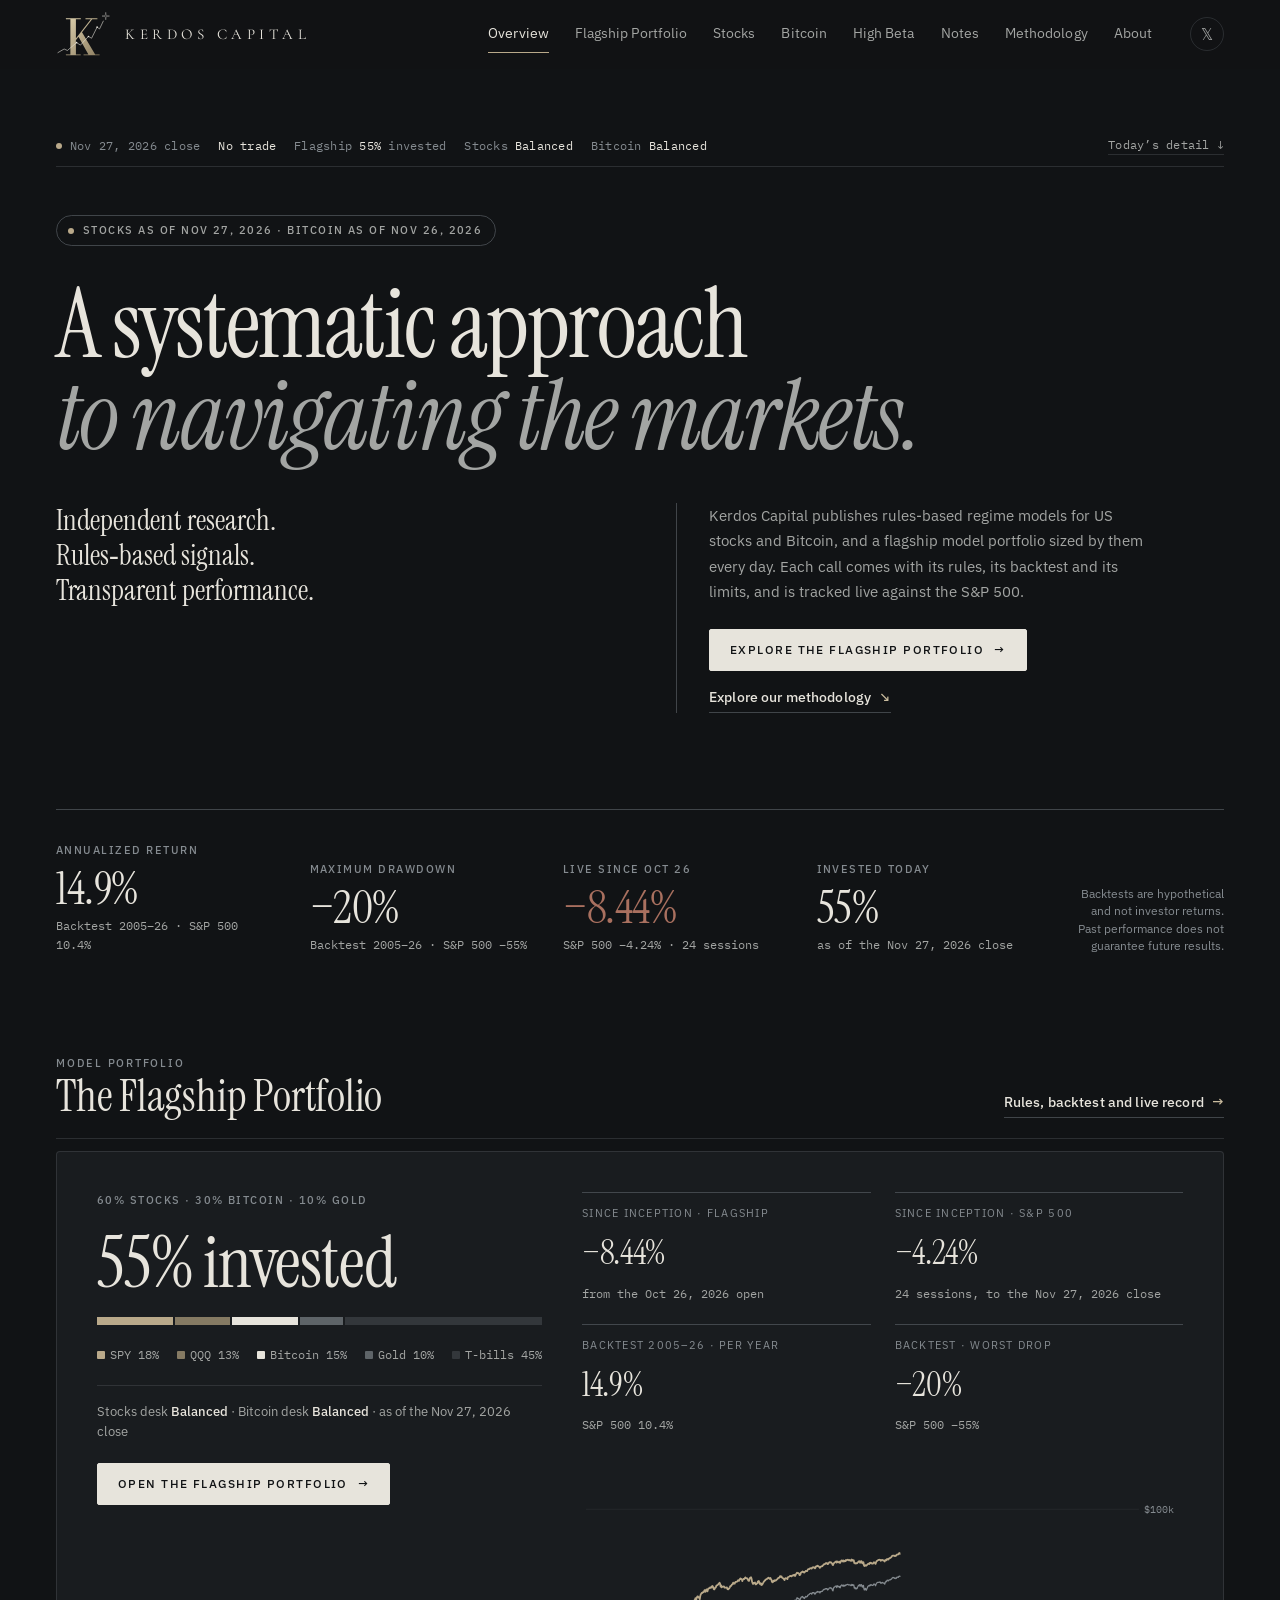
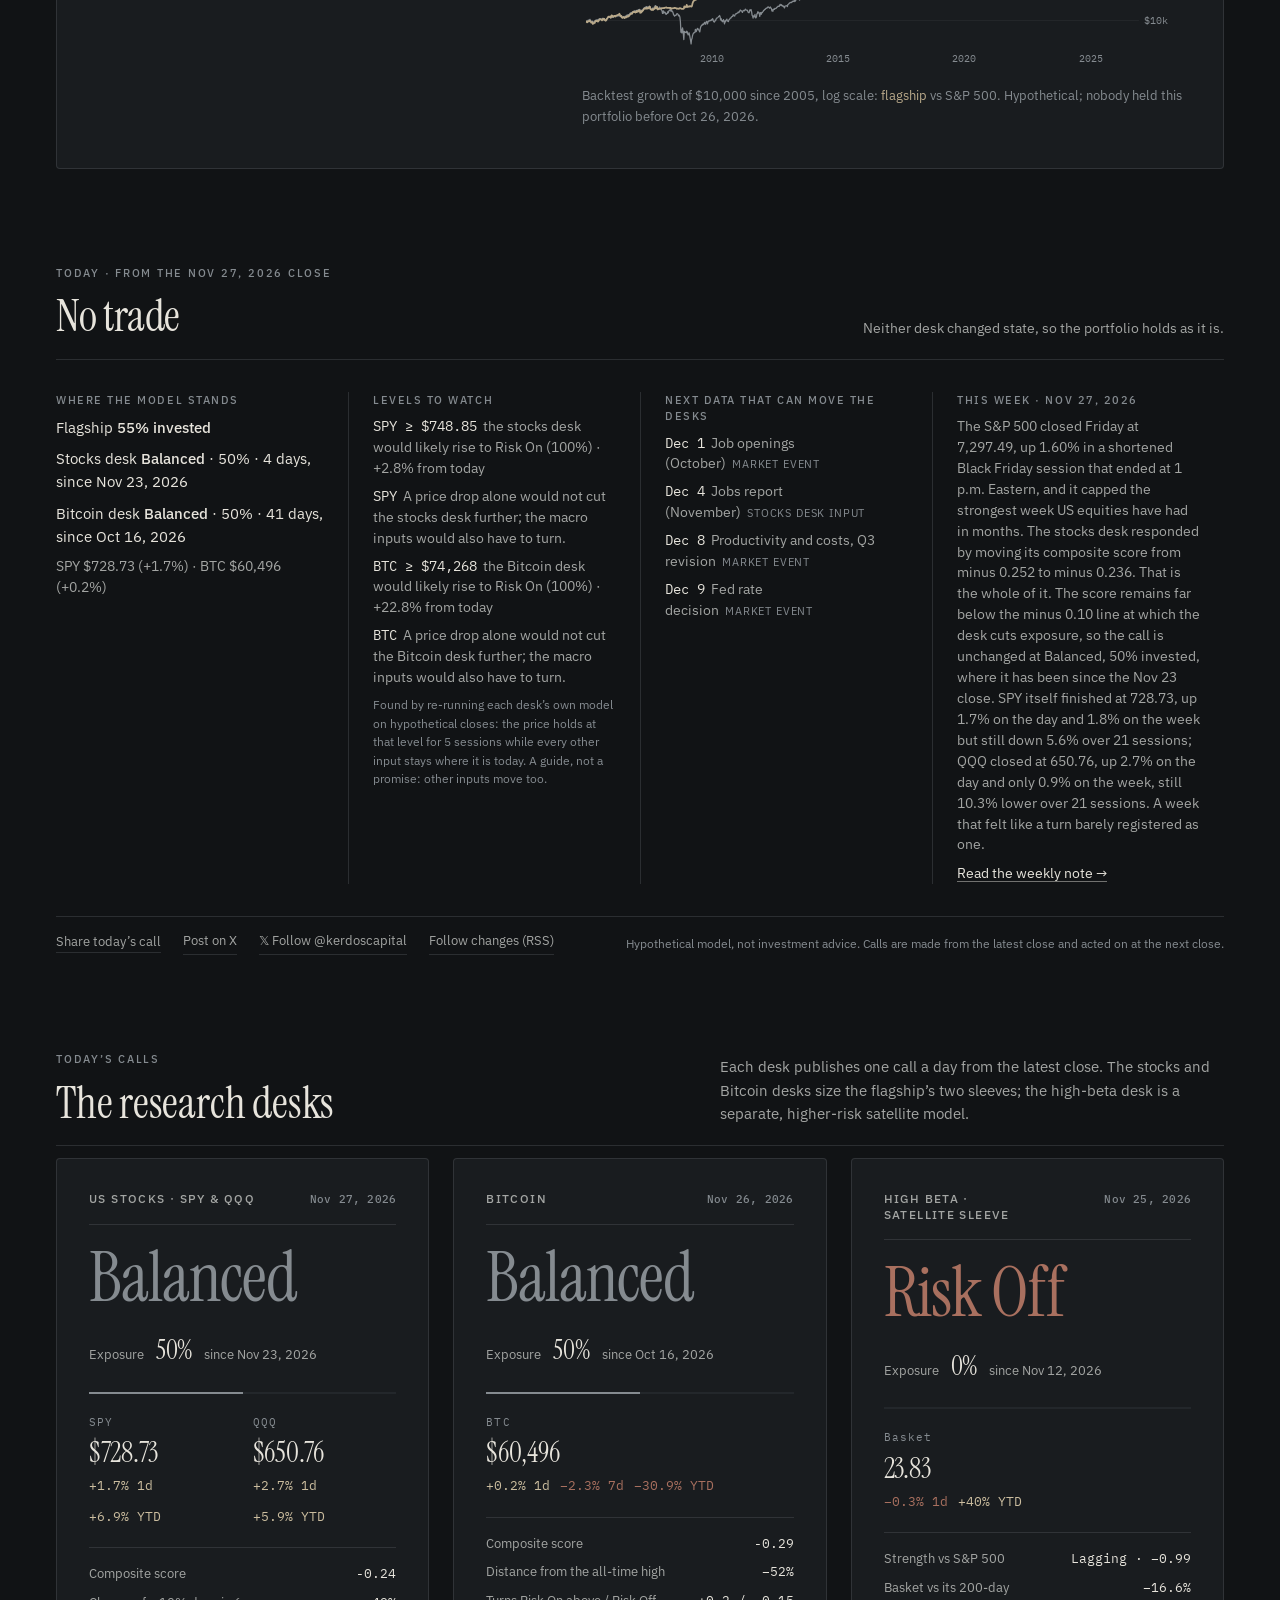
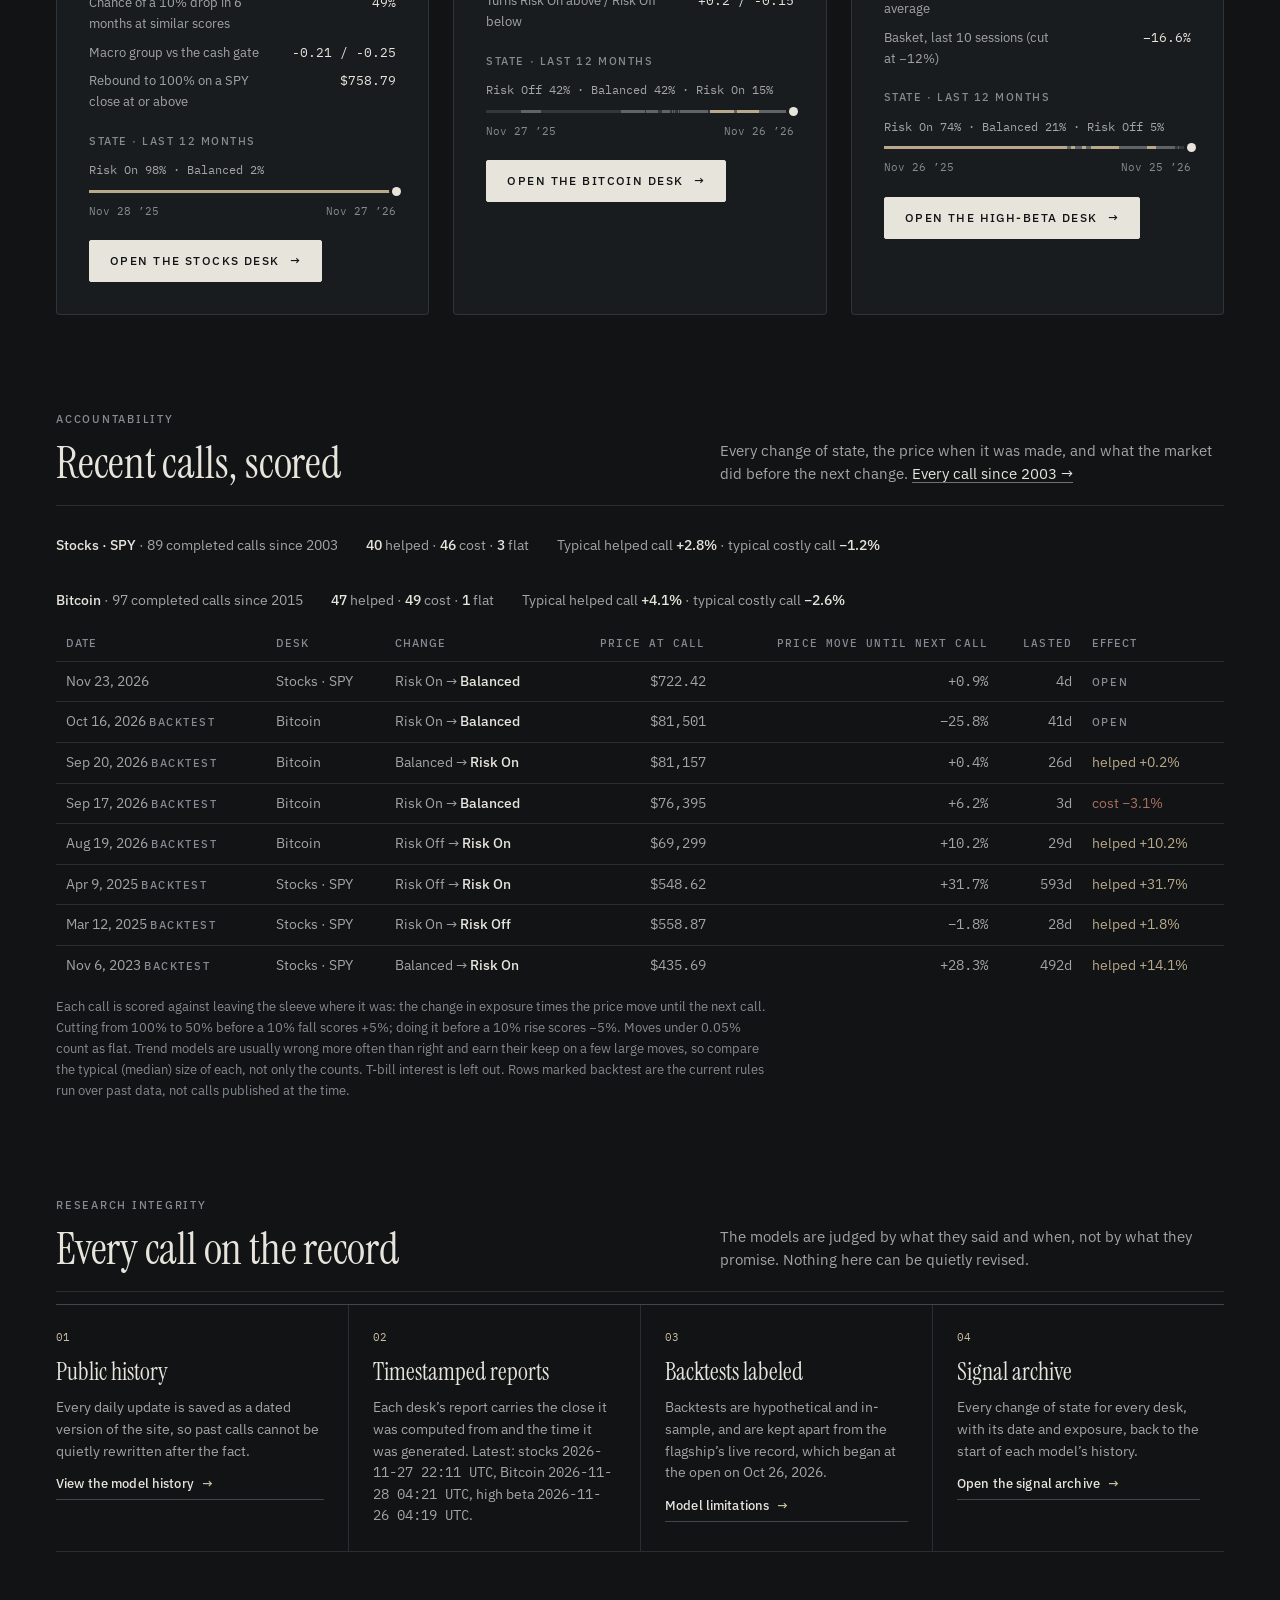
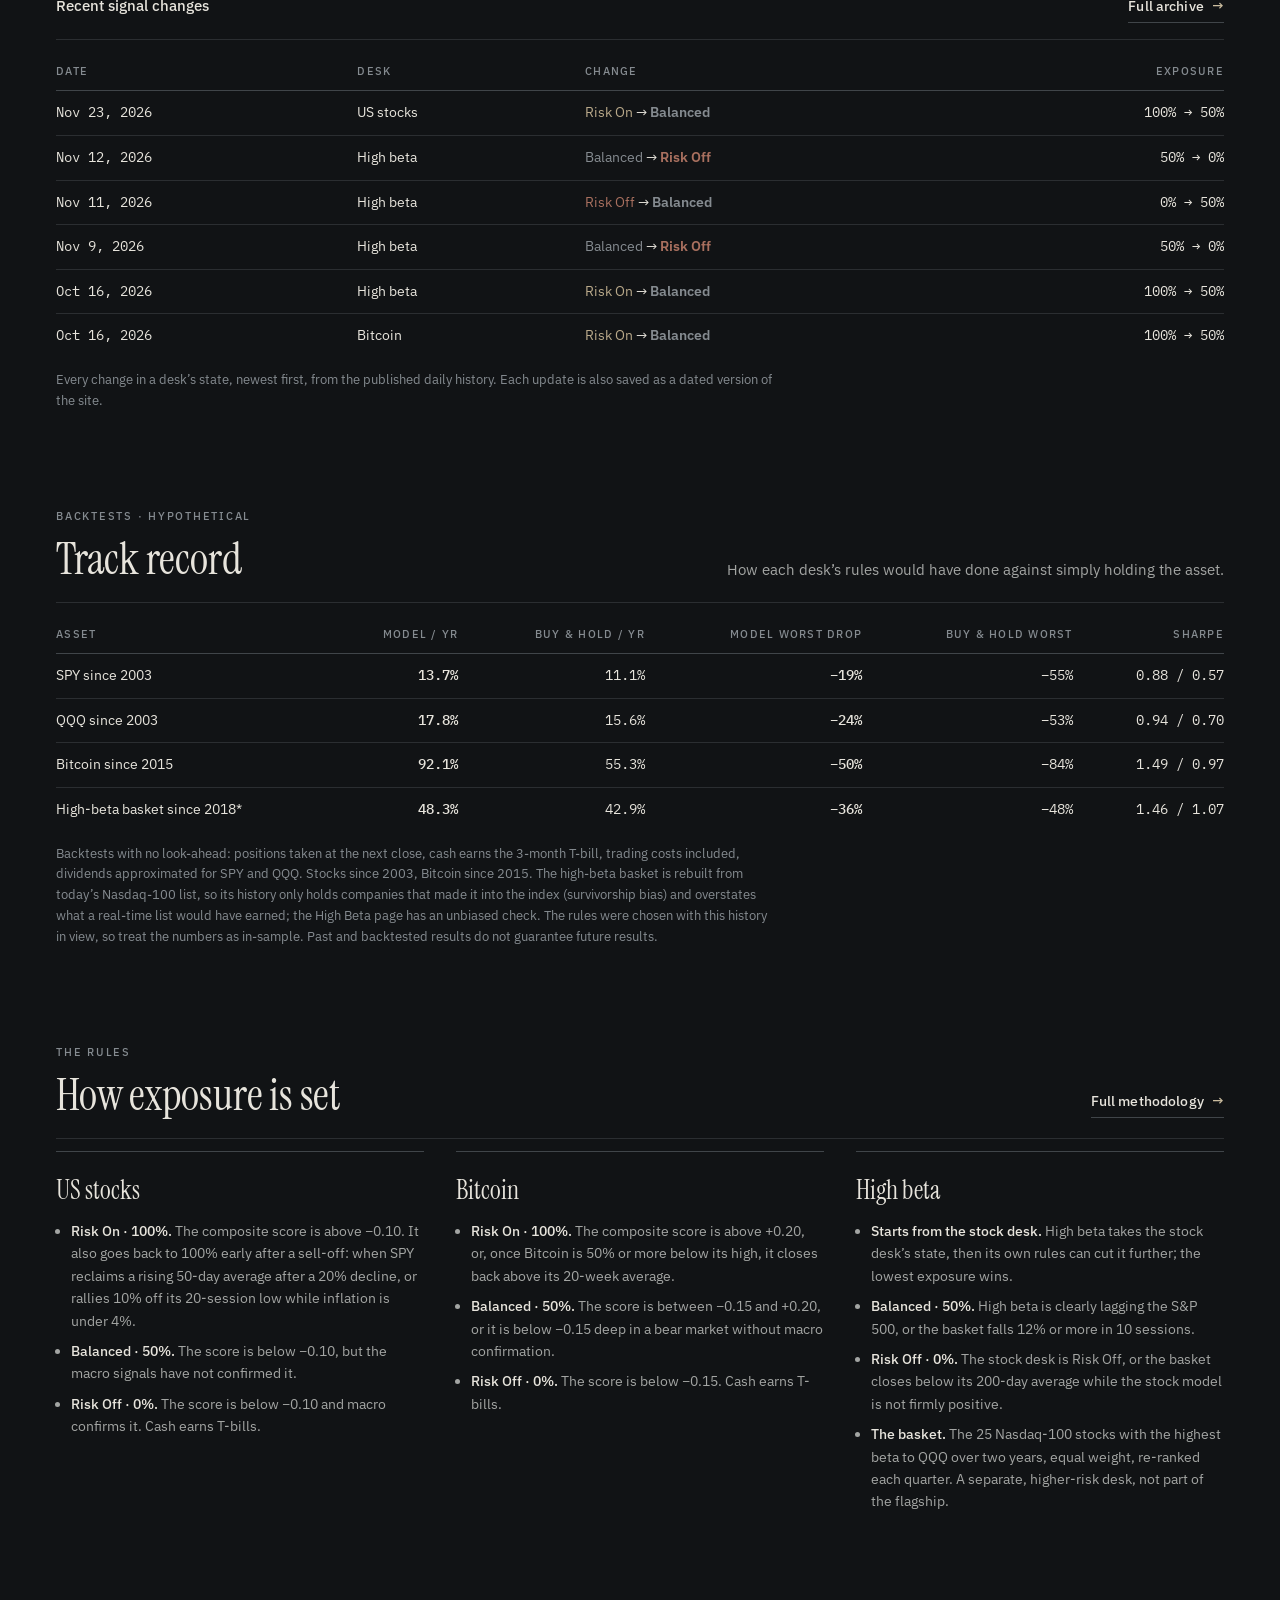
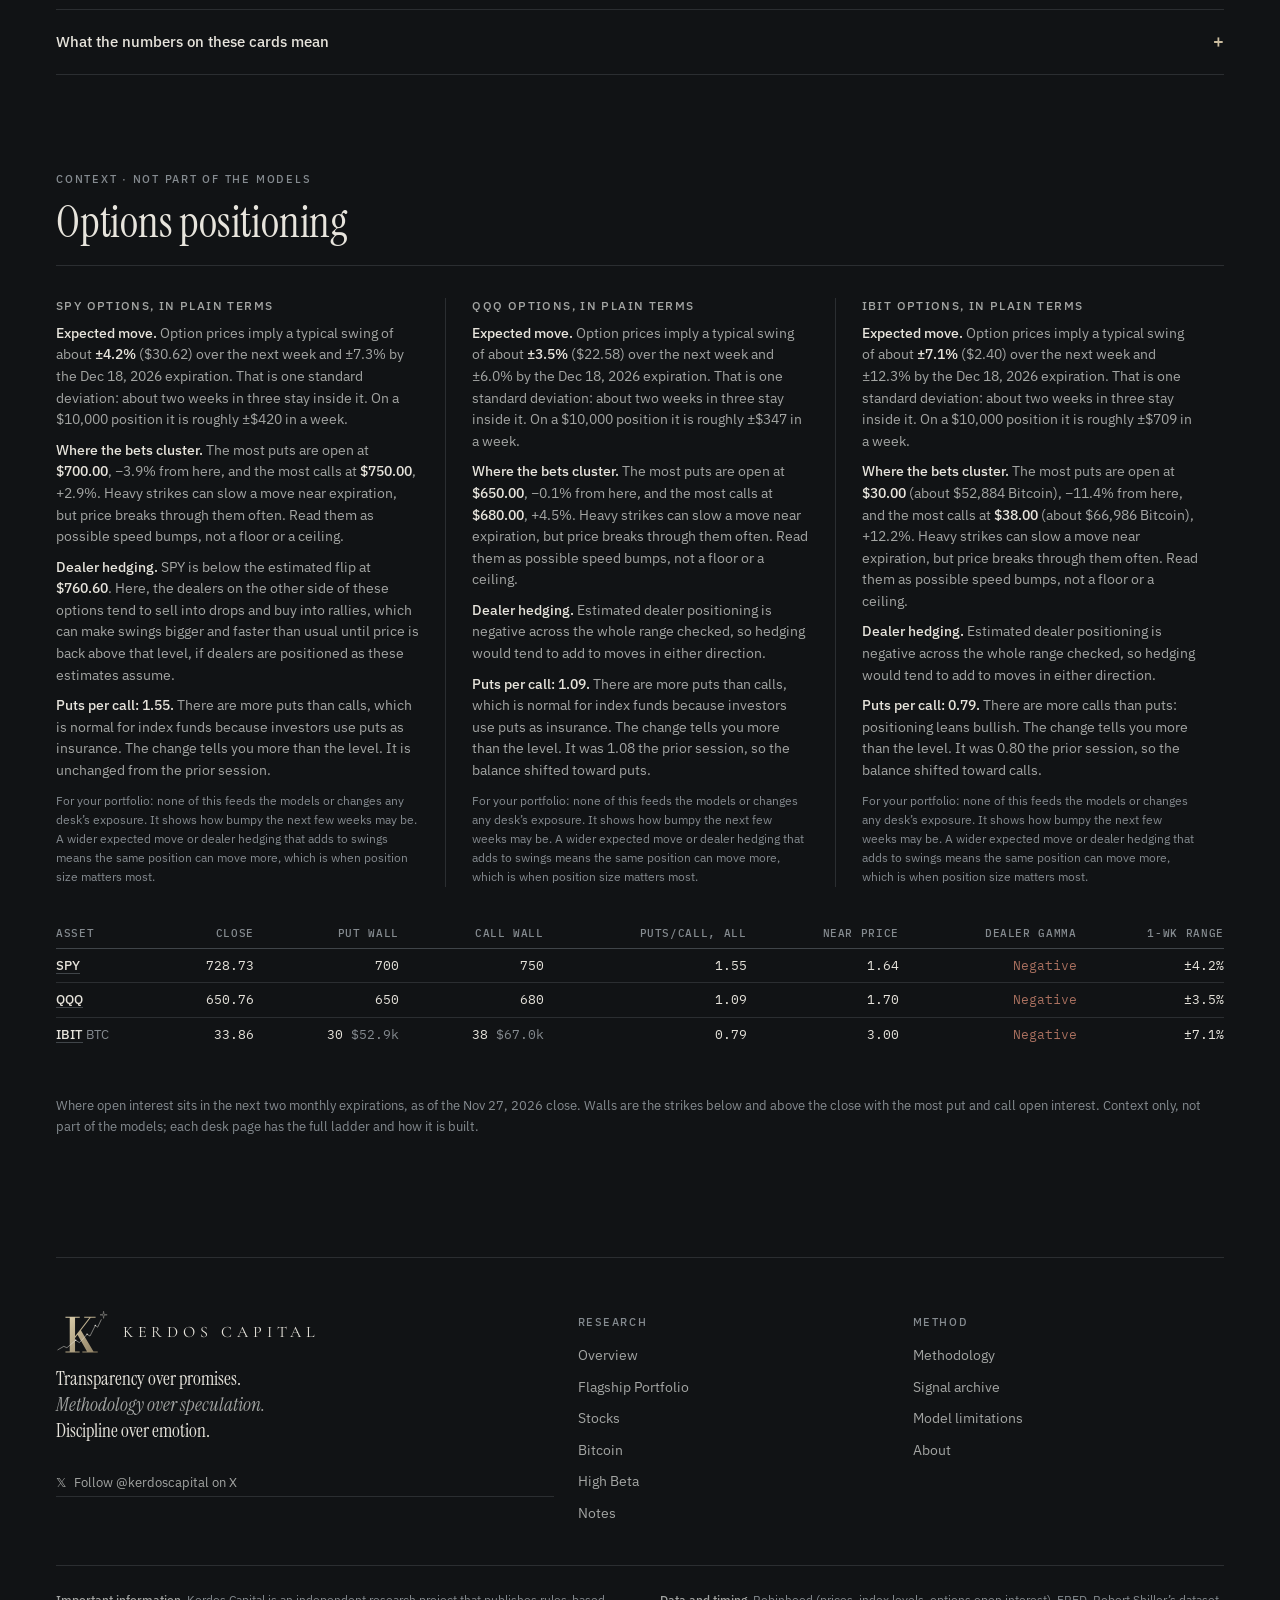
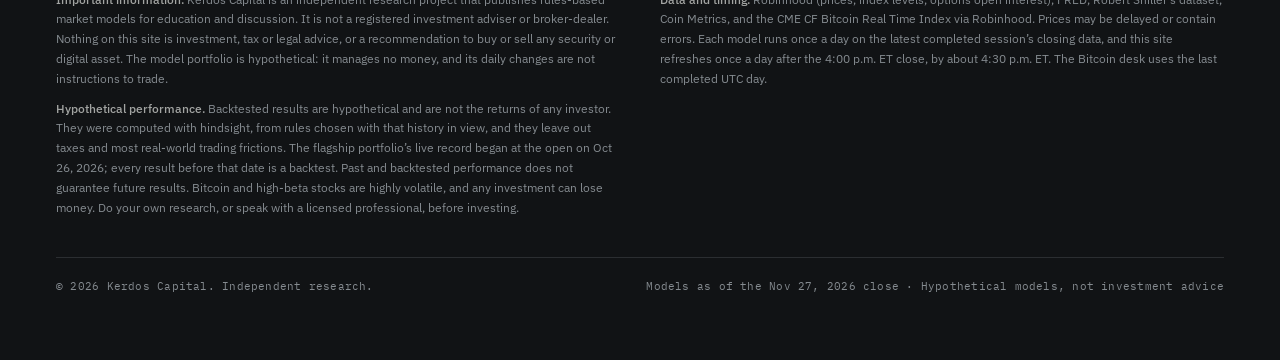
<file: index.html>
<!doctype html>
<html lang="en">
<head>
<meta charset="utf-8">
<meta name="viewport" content="width=device-width,initial-scale=1,viewport-fit=cover">
<style>:root{box-sizing:border-box;padding-top:env(safe-area-inset-top,0px);padding-bottom:env(safe-area-inset-bottom,0px)}html{scroll-padding-top:env(safe-area-inset-top,0px)}body{margin:0;padding:0}img{max-width:100%}[hidden]:not([hidden=until-found i]){display:none!important}</style>
<meta charset="utf-8">
<meta name="viewport" content="width=device-width,initial-scale=1,viewport-fit=cover">
<style>:root{box-sizing:border-box;padding-top:env(safe-area-inset-top,0px);padding-bottom:env(safe-area-inset-bottom,0px)}html{scroll-padding-top:env(safe-area-inset-top,0px)}body{margin:0;padding:0}img{max-width:100%}[hidden]:not([hidden=until-found i]){display:none!important}</style>
<style id="pub-css">
.foot.pub{display:grid;justify-content:stretch;gap:18px;border-top:1px solid var(--line);padding-top:20px;font-size:.8rem;color:var(--muted)}
.foot.pub .ft{display:flex;flex-wrap:wrap;align-items:center;justify-content:space-between;gap:10px 24px}
.foot.pub .ft .wordmark{font-size:.72rem;letter-spacing:.32em;text-decoration:none}
.foot.pub .fl{display:flex;flex-wrap:wrap;gap:4px 16px}
.foot.pub .fl a{color:var(--ink2);text-decoration:none}
.foot.pub .fl a:hover{color:var(--white)}
.foot.pub .fl a:focus-visible{outline:2px solid var(--accent);outline-offset:2px}
.foot.pub .disc{display:grid;gap:8px;max-width:88ch;line-height:1.55}
.foot.pub .disc b{color:var(--ink2);font-weight:600}
.foot.pub .disc p{margin:0}
.hyp{display:inline-flex;align-items:center;gap:6px;font-family:var(--f-mono);font-size:.68rem;letter-spacing:.08em;text-transform:uppercase;color:var(--ink2);border:1px solid var(--line2);border-radius:999px;padding:3px 9px;white-space:nowrap}
</style>
<title>Kerdos Capital · Independent Quantitative Investment Research</title>
<meta name="description" content="A systematic approach to navigating the markets: the Kerdos flagship model portfolio of US stocks, Bitcoin and gold, tracked live against the S&amp;P 500, and the rules-based regime models behind it, updated daily.">
<meta name="claude:viewport-fit-sides" content="cover">
<link rel="preconnect" href="https://fonts.googleapis.com">
<link rel="preconnect" href="https://fonts.gstatic.com" crossorigin>
<link rel="stylesheet" href="https://fonts.googleapis.com/css2?family=IBM+Plex+Mono:wght@400;500&family=IBM+Plex+Sans:ital,wght@0,400;0,500;0,600;1,400&family=Instrument+Serif:ital@0;1&family=Cormorant+Garamond:wght@500;600&display=swap">
<style>
/* Kerdos Capital. Deep navy ground, lavender for up, red for down.
   Everything else is grey. One dark look by design. */
:root{
  --bg:#131621; --surface:#171b26; --sunk:#1e2230; --ink:#d1d4dc; --ink2:#a9adb8; --muted:#7a7e8a; --line:#242835; --line2:#323745; --white:#ffffff;
  --accent:#a58ee4; --accent-ink:#131621;
  --bull:#a58ee4; --bull-bg:#221f33; --rec:#a58ee4; --rec-bg:#1e2230; --neut:#d1d4dc; --neut-bg:#1e2230; --corr:#9aa0ae; --corr-bg:#1e2230; --bear:#ef5a62; --bear-bg:#2a1d25;
  --band-bull:rgba(165,142,228,.12); --band-rec:rgba(165,142,228,.20); --band-neut:rgba(0,0,0,0); --band-corr:rgba(154,160,174,.10); --band-bear:rgba(239,90,98,.14);
  --s1:#a58ee4; --s2:#8a8e9a; --s3:#d1d4dc; --s4:#6d5ba6;
  --pos:#8d72c8; --neg:#d34f58; --mid:#20242f;
  --f-display:"Archivo","Helvetica Neue",Arial,sans-serif; --f-body:"Archivo","Helvetica Neue",Arial,sans-serif; --f-mono:"IBM Plex Mono",ui-monospace,"SFMono-Regular",Menlo,monospace;
  --r:6px;
  color-scheme:dark;
}
/* Layout: site nav, a short statement, the two desks side by side, then the record and the rules. */
body{background:var(--bg);color:var(--ink);font-family:var(--f-body);font-size:15px;line-height:1.5;-webkit-font-smoothing:antialiased}
.wrap{max-width:1180px;margin:0 auto;padding-left:max(16px,env(safe-area-inset-left,0px));padding-right:max(16px,env(safe-area-inset-right,0px));padding-block:20px 64px;display:grid;gap:28px}
h1,h2,h3{font-family:var(--f-display);margin:0;line-height:1.15;text-wrap:balance}
p{margin:0}
a{color:var(--accent)}
.label{font-family:var(--f-mono);font-size:.72rem;letter-spacing:.08em;text-transform:uppercase;color:var(--muted)}
.mono{font-family:var(--f-mono);font-variant-numeric:tabular-nums}
.mast{display:flex;flex-wrap:wrap;align-items:center;justify-content:space-between;gap:10px 24px;border-bottom:1px solid var(--line);padding-bottom:14px}
.brand{display:flex;flex-wrap:wrap;align-items:center;gap:6px 18px;min-width:0}
.wordmark{font-family:var(--f-display);font-weight:600;font-stretch:115%;font-size:1rem;letter-spacing:.36em;text-transform:uppercase;color:var(--white);white-space:nowrap;line-height:1;text-decoration:none}
.wordmark span{font-weight:400;color:var(--ink2)}
.vrule{width:1px;height:30px;background:var(--line2)}
.brand h1{font-size:1rem;font-weight:600;letter-spacing:0;line-height:1.2;color:var(--ink)}
.brand .label{margin-top:2px}
@media (max-width:560px){.vrule{display:none}.brand{flex-direction:column;align-items:flex-start}}
.mast .meta{display:flex;flex-wrap:wrap;gap:6px 14px;font-size:.8rem;color:var(--ink2)}
.foot{display:flex;flex-wrap:wrap;align-items:center;justify-content:space-between;gap:10px 24px;border-top:1px solid var(--line);padding-top:14px;font-size:.78rem;color:var(--muted)}
.foot .wordmark{font-size:.72rem;letter-spacing:.32em}
.site{display:flex;flex-wrap:wrap;align-items:center;justify-content:space-between;gap:10px 24px;padding-bottom:14px;border-bottom:1px solid var(--line)}
.site .wordmark{color:var(--white);text-decoration:none}
.site .links{display:flex;flex-wrap:wrap;gap:2px}
.site .links a{color:var(--ink2);text-decoration:none;padding:6px 12px;border-radius:6px;font-weight:550;font-size:.9rem}
.site .links a:hover{color:var(--white)}
.site .links a[aria-current="page"]{color:var(--white);background:var(--sunk)}
.site .links a:focus-visible{outline:2px solid var(--accent);outline-offset:2px}
.mast.sub{border-bottom:0;padding-bottom:0;align-items:flex-end}
.mast.sub h1{font-size:1.5rem;font-weight:700;font-stretch:112%;letter-spacing:-.01em;color:var(--white)}

.intro{display:grid;gap:10px;max-width:68ch;padding-top:8px}
.intro h1{font-size:clamp(1.9rem,4.4vw,2.7rem);font-weight:700;font-stretch:112%;letter-spacing:-.02em;color:var(--white)}
.intro p{color:var(--ink2);font-size:1.02rem}
.desks{display:grid;grid-template-columns:repeat(3,minmax(0,1fr));gap:18px}
@media (max-width:1080px){.desks{grid-template-columns:repeat(2,minmax(0,1fr))}}
@media (max-width:820px){.desks{grid-template-columns:minmax(0,1fr)}}
.desk{background:var(--surface);border:1px solid var(--line);border-radius:var(--r);padding:22px;display:grid;gap:16px;min-width:0;align-content:start}
.desk .top{display:flex;justify-content:space-between;align-items:baseline;gap:12px;flex-wrap:wrap}
.desk h2{font-size:1.05rem;font-weight:600;color:var(--ink)}
.call{font-family:var(--f-display);font-weight:800;font-stretch:122%;font-size:clamp(2.4rem,6vw,3.3rem);line-height:1;letter-spacing:-.03em}
.c-Bullish,.c-Recovery{color:var(--bull)} .c-Neutral{color:var(--neut)} .c-Correction{color:var(--corr)} .c-Bearish{color:var(--bear)}.c-Breakdown{color:var(--bear)}.c-Crash{color:var(--corr)}.c-Lagging{color:var(--corr)}
.expo{display:flex;align-items:baseline;gap:10px;flex-wrap:wrap;color:var(--ink2);font-size:.92rem}
.expo b{font-family:var(--f-mono);font-size:1.15rem;color:var(--white)}
.meter{height:6px;background:var(--sunk);border-radius:3px;overflow:hidden}
.meter i{display:block;height:100%;background:var(--accent);border-radius:3px}
.quotes{display:grid;grid-template-columns:repeat(auto-fit,minmax(140px,1fr));gap:12px 18px}
.q .tk{font-family:var(--f-mono);font-size:.72rem;letter-spacing:.08em;color:var(--muted)}
.q .px{font-family:var(--f-display);font-weight:700;font-stretch:108%;font-size:1.45rem;color:var(--white)}
.q .ch{font-family:var(--f-mono);font-size:.8rem;display:flex;gap:10px;flex-wrap:wrap}
.up{color:var(--bull)} .dn{color:var(--bear)}
.facts{display:grid;grid-template-columns:minmax(0,1fr) auto;gap:6px 14px;font-size:.88rem;border-top:1px solid var(--line);padding-top:12px;margin:0}
.facts dt{color:var(--ink2)} .facts dd{margin:0;font-family:var(--f-mono);text-align:right;color:var(--ink)}
.strip{display:grid;gap:6px}
.strip .bar{display:flex;height:14px;border-radius:3px;overflow:hidden;background:var(--sunk)}
.strip .bar i{display:block;height:100%}
.strip .ax{display:flex;justify-content:space-between;font-family:var(--f-mono);font-size:.7rem;color:var(--muted)}
.go{display:inline-flex;align-items:center;gap:8px;justify-self:start;text-decoration:none;color:var(--accent-ink);background:var(--accent);font-weight:600;font-size:.9rem;padding:9px 14px;border-radius:6px}
.go:hover{filter:brightness(1.08)} .go:focus-visible{outline:2px solid var(--white);outline-offset:2px}
.sec{display:grid;gap:12px}
.sec h2{font-size:1.2rem;font-weight:700;font-stretch:110%;color:var(--white)}
.sec .note{font-size:.82rem;color:var(--muted);max-width:90ch}
.tblwrap{overflow-x:auto}
table{border-collapse:collapse;width:100%;font-size:.9rem;background:var(--surface);border:1px solid var(--line);border-radius:var(--r)}
th{font-family:var(--f-mono);font-weight:500;font-size:.7rem;letter-spacing:.06em;text-transform:uppercase;color:var(--muted);text-align:left;padding:10px 12px;border-bottom:1px solid var(--line2);white-space:nowrap}
td{padding:10px 12px;border-bottom:1px solid var(--line)} tr:last-child td{border-bottom:0}
td.n,th.n{text-align:right;font-family:var(--f-mono);font-variant-numeric:tabular-nums;white-space:nowrap}
td.hl{color:var(--white);font-weight:600}
.rules{display:grid;grid-template-columns:repeat(3,minmax(0,1fr));gap:18px}
@media (max-width:820px){.rules{grid-template-columns:minmax(0,1fr)}}
.rule{display:grid;gap:8px;align-content:start;border-top:1px solid var(--line2);padding-top:12px}
.rule h3{font-size:1rem;font-weight:600;color:var(--white)}
.rule ul{margin:0;padding-left:1.1em;display:grid;gap:5px;color:var(--ink2);font-size:.9rem}
.rule li b{color:var(--ink);font-weight:600}
.err{color:var(--bear)}
.gloss{background:var(--surface);border:1px solid var(--line);border-radius:var(--r);padding:14px 18px}
.gloss summary{cursor:pointer;color:var(--ink2);font-weight:600}
.gloss summary:focus-visible{outline:2px solid var(--accent);outline-offset:2px}
.gloss dl{display:grid;gap:10px;margin:12px 0 0}
.gloss dt{color:var(--ink);font-weight:600;font-size:.92rem}
.gloss dd{margin:2px 0 0;color:var(--ink2);font-size:.88rem;max-width:80ch}
</style>
<style id="ox-css">
.wrap,.sec{grid-template-columns:minmax(0,1fr)}
.ox{display:grid;gap:18px}
.ox .oxp{background:var(--surface);border:1px solid var(--line);border-radius:var(--r,6px);padding:18px;min-width:0;display:grid;gap:14px}
.ox .oxh{display:flex;flex-wrap:wrap;justify-content:space-between;align-items:baseline;gap:8px 16px}
.ox .oxh h2{font-size:1.25rem;font-weight:700;font-stretch:112%;letter-spacing:-.01em;margin:0}
.ox .oxh h2 small{font-size:.8rem;font-weight:500;color:var(--muted);font-stretch:100%;letter-spacing:0;margin-left:6px}
.ox .lab{font-family:var(--f-mono);font-size:.72rem;letter-spacing:.08em;text-transform:uppercase;color:var(--muted)}
.ox .stats{display:grid;grid-template-columns:repeat(5,minmax(0,1fr));gap:10px 14px}
@media (max-width:860px){.ox .stats{grid-template-columns:repeat(3,minmax(0,1fr))}}
@media (max-width:520px){.ox .stats{grid-template-columns:repeat(2,minmax(0,1fr))}}
.ox .st{border-top:1px solid var(--line);padding-top:8px;min-width:0}
.ox .st b{display:block;font-family:var(--f-mono);font-weight:600;font-size:1.05rem;font-variant-numeric:tabular-nums}
.ox .st span{display:block;font-size:.75rem;color:var(--muted)}
.ox .st i{font-style:normal;font-size:.72rem;color:var(--ink2)}
.ox .read{max-width:72ch;font-size:.95rem;color:var(--ink);margin:0}
.ox .seg{display:inline-flex;border:1px solid var(--line2);border-radius:6px;overflow:hidden}
.ox .seg button{font:inherit;font-size:.78rem;font-family:var(--f-mono);background:transparent;color:var(--ink2);border:0;padding:5px 10px;cursor:pointer}
.ox .seg button[aria-pressed="true"]{background:var(--sunk);color:var(--white)}
.ox .seg button:focus-visible{outline:2px solid var(--accent);outline-offset:-2px}
.ox .lad{display:grid;gap:2px;font-family:var(--f-mono);font-size:.76rem;font-variant-numeric:tabular-nums}
.ox .row{display:grid;grid-template-columns:52px minmax(0,1fr) 62px minmax(0,1fr) 52px;align-items:center;gap:6px;min-height:17px}
.ox.btc .row{grid-template-columns:48px minmax(0,1fr) 98px minmax(0,1fr) 48px}
.ox .row .pv{text-align:right;color:var(--ink2)} .ox .row .cv{color:var(--ink2)}
.ox .row .pb,.ox .row .cb{height:11px;position:relative}
.ox .row .pb span{position:absolute;right:0;top:0;bottom:0;background:var(--bear);border-radius:2px 0 0 2px;opacity:.85}
.ox .row .cb span{position:absolute;left:0;top:0;bottom:0;background:var(--bull);border-radius:0 2px 2px 0;opacity:.85}
.ox .row .k{text-align:center;color:var(--ink);white-space:nowrap}
.ox .row .k small{color:var(--muted);font-size:.68rem}
.ox .row.wall .k{color:var(--white);font-weight:600}
.ox .row.wall .pb span,.ox .row.wall .cb span{opacity:1}
.ox .spot{display:grid;grid-template-columns:minmax(0,1fr) auto minmax(0,1fr);align-items:center;gap:8px;color:var(--white);font-size:.72rem;margin:2px 0}
.ox .spot::before,.ox .spot::after{content:"";height:1px;background:var(--line2)}
.ox .legend{display:flex;flex-wrap:wrap;gap:6px 16px;font-size:.78rem;color:var(--ink2);align-items:center}
.ox .legend i{display:inline-block;width:10px;height:10px;border-radius:2px;margin-right:6px;vertical-align:-1px}
.ox details{font-size:.85rem;color:var(--ink2)} .ox details p{margin:.5em 0 0;max-width:80ch}
.ox summary{cursor:pointer;color:var(--ink2)} .ox summary:focus-visible{outline:2px solid var(--accent);outline-offset:2px}
.ox .twocol{display:grid;grid-template-columns:minmax(0,1.5fr) minmax(0,1fr);gap:18px;align-items:start}
@media (max-width:900px){.ox .twocol{grid-template-columns:minmax(0,1fr)}}
.ox table{border-collapse:collapse;width:100%;font-size:.84rem}
.ox th{font-family:var(--f-mono);font-weight:500;font-size:.68rem;letter-spacing:.06em;text-transform:uppercase;color:var(--muted);text-align:left;padding:6px 8px;border-bottom:1px solid var(--line2);white-space:nowrap}
.ox td{padding:6px 8px;border-bottom:1px solid var(--line);white-space:nowrap}
.ox td.n,.ox th.n{text-align:right;font-family:var(--f-mono);font-variant-numeric:tabular-nums}
.ox .tw{overflow-x:auto;-webkit-overflow-scrolling:touch}
.ox .pos{color:var(--bull)} .ox .neg{color:var(--bear)}
.ox .err{color:var(--bear)}
.ox a.oxl{color:var(--accent);text-decoration:none;font-weight:600} .ox a.oxl:hover{text-decoration:underline}
</style>
<style id="feat-css">
.feat-head{display:flex;flex-wrap:wrap;justify-content:space-between;align-items:baseline;gap:6px 16px}
.feat-head h2{font-size:1.5rem!important;font-weight:700;font-stretch:112%;letter-spacing:-.01em}
.feat-link{color:var(--accent);text-decoration:none;font-weight:600;font-size:.9rem}.feat-link:hover{text-decoration:underline}
.feat-card{display:grid!important;grid-template-columns:minmax(0,1fr) minmax(0,1.25fr);gap:26px!important;padding:24px!important;border-color:var(--line2)!important}
@media (max-width:860px){.feat-card{grid-template-columns:minmax(0,1fr)}}
.feat-card .col{display:grid;gap:14px;align-content:start;min-width:0}
.feat-card .mix{font-family:var(--f-mono);font-size:.74rem;letter-spacing:.08em;text-transform:uppercase;color:var(--muted)}
.feat-card .big{font-family:var(--f-display);font-weight:800;font-stretch:122%;font-size:clamp(2.2rem,6vw,3rem);line-height:1;letter-spacing:-.03em;color:var(--bull)}
.feat-card .abar{display:flex;height:14px;border-radius:7px;overflow:hidden;background:var(--sunk)}
.feat-card .abar i{display:block;height:100%}
.feat-card .leg{display:flex;flex-wrap:wrap;gap:4px 14px;font-size:.82rem;color:var(--ink2)}
.feat-card .leg i{display:inline-block;width:8px;height:8px;border-radius:2px;margin-right:5px}
.feat-card .sub{font-size:.85rem;color:var(--ink2)}
.feat-card .kv{display:grid;grid-template-columns:repeat(2,minmax(0,1fr));gap:12px 16px}
.feat-card .kv div{border-top:1px solid var(--line);padding-top:8px;min-width:0}
.feat-card .kv span{display:block;font-size:.76rem;color:var(--muted)}
.feat-card .kv b{display:block;font-family:var(--f-mono);font-size:1.35rem;font-weight:600;color:var(--white);font-variant-numeric:tabular-nums}
.feat-card .kv em{font-style:normal;font-size:.75rem;color:var(--ink2)}
.feat-card .up{color:var(--bull)!important}.feat-card .dn{color:var(--bear)!important}
.feat-card .mini svg{display:block;width:100%;height:auto}
.feat-card .mini .ax{font-family:var(--f-mono);font-size:10px;fill:var(--muted)}
.feat-card .mini .grid{stroke:var(--line);stroke-width:1}
</style>
<link rel="stylesheet" href="kerdos.css">
<!--kerdos-head-->
<link rel="icon" href="favicon.svg" type="image/svg+xml">
<link rel="icon" href="favicon.ico" sizes="any">
<link rel="apple-touch-icon" href="apple-touch-icon.png">
<link rel="canonical" href="https://kerdoscapital.xyz/">
<meta name="theme-color" content="#111315">
<meta property="og:type" content="website">
<meta property="og:site_name" content="Kerdos Capital">
<meta property="og:title" content="Kerdos Capital · Independent Quantitative Investment Research">
<meta property="og:description" content="A systematic approach to navigating the markets: the Kerdos flagship model portfolio of US stocks, Bitcoin and gold, tracked live against the S&amp;P 500, and the rules-based regime models behind it, updated daily.">
<meta property="og:url" content="https://kerdoscapital.xyz/">
<meta property="og:image" content="https://kerdoscapital.xyz/og.png?v=20261127">
<meta property="og:image:width" content="1200">
<meta property="og:image:height" content="630">
<meta name="twitter:card" content="summary_large_image">
<meta name="twitter:title" content="Kerdos Capital · Independent Quantitative Investment Research">
<meta name="twitter:description" content="A systematic approach to navigating the markets: the Kerdos flagship model portfolio of US stocks, Bitcoin and gold, tracked live against the S&amp;P 500, and the rules-based regime models behind it, updated daily.">
<meta name="twitter:image" content="https://kerdoscapital.xyz/og.png?v=20261127">
<!--/kerdos-head-->
<style id="k-retail">
.k-strip{display:flex;flex-wrap:wrap;align-items:center;gap:4px 18px;padding:11px 0;border-bottom:1px solid var(--hair);font-family:var(--f-num);font-size:12px;letter-spacing:.02em;color:var(--muted)}
.k-strip b{color:var(--ink);font-weight:400}
.k-strip .dot{width:6px;height:6px;border-radius:50%;background:var(--sage);display:inline-block;margin-right:8px;vertical-align:1px}
.k-strip a{margin-left:auto;color:var(--ink-2);text-decoration:none;border-bottom:1px solid var(--hair)}
.k-strip a:hover{color:var(--ink)}
@media (max-width:640px){.k-strip{font-size:11.5px}.k-strip .x{display:none}.k-strip a{margin-left:0}}
.k-today .t-grid{display:grid;grid-template-columns:repeat(4,minmax(0,1fr));gap:0;margin-top:var(--s-5,24px)}
.k-today .t-grid>div{display:grid;gap:8px;align-content:start;padding:0 24px;border-left:1px solid var(--hair)}
.k-today .t-grid>div:first-child{padding-left:0;border-left:0}
@media (max-width:900px){.k-today .t-grid{grid-template-columns:1fr 1fr;gap:28px 0}.k-today .t-grid>div:nth-child(odd){padding-left:0;border-left:0}}
@media (max-width:560px){.k-today .t-grid{grid-template-columns:1fr}.k-today .t-grid>div{padding:20px 0 0;border-left:0;border-top:1px solid var(--hair)}.k-today .t-grid>div:first-child{border-top:0;padding-top:0}}
.k-today .t-st{font-size:14.5px;color:var(--ink)} .k-today .t-st b{font-weight:500}
.k-today p,.k-today li{font-size:13.5px;line-height:1.55;color:var(--ink-2);margin:0}
.k-today ul{list-style:none;margin:0;padding:0;display:grid;gap:7px}
.k-today li .mono{color:var(--ink);margin-right:6px}
.k-today .t-tag{font-family:var(--f-ui);font-size:10.5px;letter-spacing:.08em;text-transform:uppercase;color:var(--muted);margin-left:6px;white-space:nowrap}
.k-today .t-foot{display:flex;flex-wrap:wrap;gap:8px 22px;align-items:center;margin-top:var(--s-5,24px);padding-top:14px;border-top:1px solid var(--hair)}
.k-today .t-btn{font-family:var(--f-ui);font-size:13px;color:var(--ink-2);background:none;border:0;border-bottom:1px solid var(--hair);padding:0 0 2px;text-decoration:none;cursor:pointer}
.k-today .t-btn:hover{color:var(--ink);border-color:var(--sage)}
.k-today .t-fine{font-size:12px;color:var(--muted)}
.k-today .t-foot .t-fine{margin-left:auto}
.k-calls table{width:100%;border-collapse:collapse;font-size:13.5px}
.k-calls th{font-family:var(--f-ui);font-size:11px;letter-spacing:.1em;text-transform:uppercase;color:var(--muted);font-weight:500;text-align:left;padding:8px 10px;border-bottom:1px solid var(--hair)}
.k-calls td{padding:9px 10px;border-bottom:1px solid var(--hair);color:var(--ink-2);white-space:nowrap}
.k-calls td.n,.k-calls th.n{text-align:right;font-family:var(--f-num)}
.k-calls .ok{color:var(--sage)} .k-calls .bad{color:#A9705F}
.k-calls .sum{display:flex;flex-wrap:wrap;gap:8px 28px;margin:16px 0 4px;font-size:14px;color:var(--ink-2)} .k-calls .sum b{color:var(--ink);font-weight:500}
@media (max-width:640px){.k-calls th:nth-child(4),.k-calls td:nth-child(4),.k-calls th:nth-child(6),.k-calls td:nth-child(6){display:none}.k-calls td,.k-calls th{padding:8px 6px}.k-calls td .label{display:block;font-size:10px}}
.k-notes article{border-top:1px solid var(--hair);padding:28px 0;display:grid;gap:12px;max-width:72ch}
.k-notes article h2{font-family:var(--f-serif);font-weight:400;font-size:clamp(26px,3vw,36px);line-height:1.1;margin:0;color:var(--ink)}
.k-notes article p{font-size:15.5px;line-height:1.65;color:var(--ink-2);margin:0}
</style>
<link rel="alternate" type="application/rss+xml" title="Kerdos Capital" href="feed.xml">
<style id="k-plain">
.k-x{display:inline-flex;align-items:center;justify-content:center;width:32px;height:32px;margin-left:14px;border:1px solid var(--hair);border-radius:50%;
  color:var(--ink-2);text-decoration:none;font-size:15px;line-height:1}
.k-x:hover{color:var(--ink);border-color:var(--sage)}
.k-xf{display:inline-flex;align-items:center;gap:8px;margin-top:14px;font-size:13px;color:var(--ink-2);text-decoration:none;border-bottom:1px solid var(--hair);padding-bottom:2px}
.k-xf:hover{color:var(--ink)}
.k-plain{display:grid;grid-template-columns:repeat(auto-fit,minmax(260px,1fr));gap:0;margin:var(--s-5,24px) 0 var(--s-5,24px)}
.k-plain>div{padding:0 26px 0 0;display:grid;gap:9px;align-content:start}
.k-plain>div+div{padding-left:26px;border-left:1px solid var(--hair)}
@media (max-width:760px){.k-plain>div+div{padding:20px 0 0;border-left:0;border-top:1px solid var(--hair);margin-top:20px}.k-plain>div{padding-right:0}}
.k-plain h3{font-family:var(--f-ui);font-size:11.5px;font-weight:500;letter-spacing:.12em;text-transform:uppercase;color:var(--ink-2);margin:0}
.k-plain p{font-size:13.5px;line-height:1.6;color:var(--ink-2);margin:0}
.k-plain p b{color:var(--ink);font-weight:500}
.k-plain .fine{font-size:12px;color:var(--muted)}
.k-desk-plain{margin-top:0}
</style>
</head>
<body>


<script src="kerdos.js"></script>
<div class="wrap">
  <header class="k-nav"><div class="k-bar"><a class="k-word" href="index.html" aria-label="Kerdos Capital, overview"><svg class="k-mono" viewBox="226 116 338 282" aria-hidden="true"><defs><linearGradient id="kgn" x1="0" y1="0" x2="1" y2="1"><stop offset="0" stop-color="#DCCFAC"/><stop offset="1" stop-color="#8E7F62"/></linearGradient></defs><path d="M318.6 322.0 439.5 165.9H406.8V160.0H479.8V165.9H448.0L327.3 322.0ZM286.6 388.0V382.1H314.1V165.9H286.6V160.0H378.4V165.9H348.1V382.1H377.6V388.0ZM394.9 388.0V382.1H424.7L361.3 269.7L383.7 243.0L466.2 382.1H493.4V388.0Z" fill="url(#kgn)"/><polyline points="238,371 276,349 296,358 352,310 376,325 425,272 444,283 478,215 493,226 516,178" fill="none" stroke="#E7E4DC" stroke-width="3.6" stroke-linejoin="round" stroke-linecap="round"/><circle vector-effect="non-scaling-stroke" cx="352" cy="310" r="5" fill="#E7E4DC"/><circle vector-effect="non-scaling-stroke" cx="425" cy="272" r="5" fill="#E7E4DC"/><circle vector-effect="non-scaling-stroke" cx="478" cy="215" r="5" fill="#E7E4DC"/><path d="M531.0 124.0L534.2 143.8L554.0 147.0L534.2 150.2L531.0 170.0L527.8 150.2L508.0 147.0L527.8 143.8Z" fill="none" stroke="#E7E4DC" stroke-width="2" stroke-linejoin="round"/></svg><span class="k-wt">Kerdos Capital</span></a><div class="k-right"><nav class="k-links" aria-label="Site"><span class="k-ind" aria-hidden="true"></span><a href="index.html" aria-current="page">Overview</a><a href="flagship.html">Flagship Portfolio</a><a href="stocks.html">Stocks</a><a href="bitcoin.html">Bitcoin</a><a href="highbeta.html">High Beta</a><a href="notes.html">Notes</a><a href="methodology.html">Methodology</a><a href="about.html">About</a></nav><a class="k-x" href="https://x.com/kerdoscapital" target="_blank" rel="noopener" aria-label="Kerdos Capital on X, @kerdoscapital" title="@kerdoscapital on X"><span aria-hidden="true">&#x1D54F;</span></a><button class="k-menu-btn" type="button" aria-label="Menu" aria-expanded="false"><svg viewBox="0 0 18 18" aria-hidden="true"><path d="M3 6h12M3 12h12" stroke="currentColor" stroke-width="1.4" stroke-linecap="square"/></svg></button></div></div></header>
  <!--pre:strip--><div class="k-strip" role="status"><span><span class="dot" aria-hidden="true"></span>Nov 27, 2026 close</span><span><b>No trade</b></span><span>Flagship <b>55%</b> invested</span><span class="x">Stocks <b>Balanced</b></span><span class="x">Bitcoin <b>Balanced</b></span><a href="index.html#today">Today’s detail ↓</a></div><!--/pre:strip--><section class="k-hero-home" aria-label="Kerdos Capital">
    <div class="k-head">
      <div class="k-live" id="asof">Stocks as of Nov 27, 2026 · Bitcoin as of Nov 26, 2026</div>
      <h1>A systematic approach <em>to navigating the markets.</em></h1>
    </div>
    <p class="k-tag">Independent research. Rules&#8209;based signals. Transparent performance.</p>
    <div class="k-lede">
      <p>Kerdos Capital publishes rules-based regime models for US stocks and Bitcoin, and a flagship model portfolio sized by them every day. Each call comes with its rules, its backtest and its limits, and is tracked live against the S&amp;P 500.</p>
      <div class="k-cta"><a class="k-btn" href="flagship.html">Explore the Flagship Portfolio <span aria-hidden="true">→</span></a><a class="k-tl" href="methodology.html">Explore our methodology <span aria-hidden="true">↘</span></a></div>
    </div>
  </section>
  <section class="sec tight" aria-label="Key figures">
    <div class="k-kpis" id="kpis"><!--pre:kpis--><div class="k-kpi"><span>Annualized return</span><b>14.9%</b><em>Backtest 2005–26 · S&amp;P 500 10.4%</em></div><div class="k-kpi"><span>Maximum drawdown</span><b>−20%</b><em>Backtest 2005–26 · S&amp;P 500 −55%</em></div><div class="k-kpi"><span>Live since Oct 26</span><b class="dn">−8.44%</b><em>S&amp;P 500 −4.24% · 24 sessions</em></div><div class="k-kpi"><span>Invested today</span><b>55%</b><em>as of the Nov 27, 2026 close</em></div><p class="k-fine">Backtests are hypothetical and not investor returns. Past performance does not guarantee future results.</p><!--/pre:kpis--><p class="note">Loading the flagship figures…</p></div>
  </section>
  <section class="sec feat" id="flag" aria-label="Flagship portfolio">
    <div class="feat-head"><div><span class="eyebrow">Model portfolio</span><h2>The Flagship Portfolio</h2></div><a class="feat-link" href="flagship.html">Rules, backtest and live record <span aria-hidden="true">→</span></a></div>
    <article class="desk feat-card" id="flagcard"><!--pre:flagcard--><div class="col"><div class="mix">60% stocks · 30% Bitcoin · 10% gold</div><div class="big">55% invested</div><div class="leg"><span>SPY 18%</span><span>QQQ 12%</span><span>Bitcoin 15%</span><span>Gold 10%</span><span>T-bills 45%</span></div><div class="sub">Stocks desk <b>Balanced</b> · Bitcoin desk <b>Balanced</b> · as of the Nov 27, 2026 close</div><a class="go" href="flagship.html">Open the flagship portfolio <span aria-hidden="true">→</span></a></div><div class="col"><div class="kv"><div><span>Since inception · Flagship</span><b>−8.44%</b><em>from the Oct 26, 2026 open</em></div><div><span>Since inception · S&amp;P 500</span><b>−4.24%</b><em>to the Nov 27, 2026 close</em></div><div><span>Backtest 2005–26 · per year</span><b>14.9%</b><em>S&amp;P 500 10.4%</em></div><div><span>Backtest · worst drop</span><b>−20%</b><em>S&amp;P 500 −55%</em></div></div></div><!--/pre:flagcard--><p class="note">Loading the flagship portfolio…</p></article>
  </section>
  <!--pre:today--><section class="sec k-today" id="today" aria-label="Today"><div class="k-sh"><div><span class="eyebrow">Today · from the Nov 27, 2026 close</span><h2>No trade</h2></div><p>Neither desk changed state, so the portfolio holds as it is.</p></div><div class="t-grid"><div><span class="label">Where the model stands</span><div class="t-st">Flagship <b>55% invested</b></div><div class="t-st">Stocks desk <b>Balanced</b> · 50% · 4 days, since Nov 23, 2026</div><div class="t-st">Bitcoin desk <b>Balanced</b> · 50% · 41 days, since Oct 16, 2026</div><p>SPY $728.73 (+1.7%) · BTC $60,496 (+0.2%)</p></div><div><span class="label">Levels to watch</span><ul><li><span class="mono">SPY ≥ $748.85</span>the stocks desk would likely rise to Risk On (100%) · +2.8% from today</li><li><span class="mono">SPY</span>A price drop alone would not cut the stocks desk further; the macro inputs would also have to turn.</li><li><span class="mono">BTC ≥ $74,268</span>the Bitcoin desk would likely rise to Risk On (100%) · +22.8% from today</li><li><span class="mono">BTC</span>A price drop alone would not cut the Bitcoin desk further; the macro inputs would also have to turn.</li></ul><p class="t-fine">Found by re-running each desk’s own model on hypothetical closes: the price holds at that level for 5 sessions while every other input stays where it is today. A guide, not a promise: other inputs move too.</p></div><div><span class="label">Next data that can move the desks</span><ul><li><span class="mono">Dec 1</span>Job openings (October)<span class="t-tag">Market event</span></li><li><span class="mono">Dec 4</span>Jobs report (November)<span class="t-tag">Stocks desk input</span></li><li><span class="mono">Dec 8</span>Productivity and costs, Q3 revision<span class="t-tag">Market event</span></li><li><span class="mono">Dec 9</span>Fed rate decision<span class="t-tag">Market event</span></li></ul></div><div><span class="label">This week · Nov 27, 2026</span><p>The S&amp;P 500 closed Friday at 7,297.49, up 1.60% in a shortened Black Friday session that ended at 1 p.m. Eastern, and it capped the strongest week US equities have had in months. The stocks desk responded by moving its composite score from minus 0.252 to minus 0.236. That is the whole of it. The score remains far below the minus 0.10 line at which the desk cuts exposure, so the call is unchanged at Balanced, 50% invested, where it has been since the Nov 23 close. SPY itself finished at 728.73, up 1.7% on the day and 1.8% on the week but still down 5.6% over 21 sessions; QQQ closed at 650.76, up 2.7% on the day and only 0.9% on the week, still 10.3% lower over 21 sessions. A week that felt like a turn barely registered as one.</p><p><a href="notes.html" style="color:var(--ink)">Read the weekly note →</a></p></div></div><div class="t-foot"><button class="t-btn" type="button" id="k-share">Share today’s call</button><a class="t-btn" href="https://twitter.com/intent/tweet?text=Kerdos%20Nov%2027%2C%202026%3A%20stocks%20Balanced%2C%20Bitcoin%20Balanced%2C%20flagship%2055%25%20invested.&amp;url=https%3A//kerdoscapital.xyz/" target="_blank" rel="noopener">Post on X</a><a class="t-btn" href="https://x.com/kerdoscapital" target="_blank" rel="noopener"><span aria-hidden="true">&#x1D54F;</span> Follow @kerdoscapital</a><a class="t-btn" href="feed.xml" type="application/rss+xml">Follow changes (RSS)</a><span class="t-fine">Hypothetical model, not investment advice. Calls are made from the latest close and acted on at the next close.</span></div><script>(()=>{const b=document.getElementById("k-share");if(!b)return;b.addEventListener("click",async()=>{const d={title:"Kerdos Capital",text:"Kerdos Nov 27, 2026: stocks Balanced, Bitcoin Balanced, flagship 55% invested.",url:location.origin+"/"};try{if(navigator.share){await navigator.share(d);return}await navigator.clipboard.writeText(d.text+" "+d.url);b.textContent="Link copied"}catch(e){}})})()</script></section><!--/pre:today--><section class="sec" aria-label="The research desks">
    <div class="k-sh"><div><span class="eyebrow">Today’s calls</span><h2>The research desks</h2></div><p>Each desk publishes one call a day from the latest close. The stocks and Bitcoin desks size the flagship’s two sleeves; the high-beta desk is a separate, higher-risk satellite model.</p></div>
    <section class="desks" id="desks" aria-label="Today’s calls"><!--pre:desks--><article class="desk"><div class="top"><h2>US stocks · SPY &amp; QQQ</h2></div><div><div class="call c-Neutral">Balanced</div></div><div class="expo"><span>Exposure</span><b>50%</b><span>since Nov 23, 2026</span></div><div class="meter" aria-hidden="true"><i style="width:50%"></i></div><div class="quotes"><div class="q"><div class="tk">SPY</div><div class="px">$728.73</div><div class="ch"><span>+1.7% 1d</span></div></div><div class="q"><div class="tk">QQQ</div><div class="px">$650.76</div><div class="ch"><span>+2.7% 1d</span></div></div></div><a class="go" href="stocks.html">Open the stocks desk <span aria-hidden="true">→</span></a></article><article class="desk"><div class="top"><h2>Bitcoin</h2></div><div><div class="call c-Neutral">Balanced</div></div><div class="expo"><span>Exposure</span><b>50%</b><span>since Oct 16, 2026</span></div><div class="meter" aria-hidden="true"><i style="width:50%"></i></div><div class="quotes"><div class="q"><div class="tk">BTC</div><div class="px">$60,496</div><div class="ch"><span>+0.2% 1d</span></div></div></div><a class="go" href="bitcoin.html">Open the Bitcoin desk <span aria-hidden="true">→</span></a></article><article class="desk"><div class="top"><h2>High beta · satellite sleeve</h2></div><div><div class="call c-Bearish">Risk Off</div></div><div class="expo"><span>Exposure</span><b>0%</b><span>since Nov 12, 2026</span></div><div class="meter" aria-hidden="true"><i style="width:0%"></i></div><div class="quotes"><div class="q"><div class="tk">Basket</div><div class="px">23.83</div><div class="ch"><span>−0.3% 1d</span></div></div></div><a class="go" href="highbeta.html">Open the high-beta desk <span aria-hidden="true">→</span></a></article><!--/pre:desks--></section>
  </section>
  <!--pre:calls--><section class="sec k-calls" id="calls" aria-label="Recent calls, scored"><div class="k-sh"><div><span class="eyebrow">Accountability</span><h2>Recent calls, scored</h2></div><p>Every change of state, the price when it was made, and what the market did before the next change. <a href="methodology.html#calls" style="color:var(--ink)">Every call since 2003 →</a></p></div><div class="sum"><span><b>Stocks · SPY</b> · 89 completed calls since 2003</span><span><b>40</b> helped · <b>46</b> cost · <b>3</b> flat</span><span>Typical helped call <b>+2.8%</b> · typical costly call <b>−1.2%</b></span></div><div class="sum"><span><b>Bitcoin</b> · 97 completed calls since 2015</span><span><b>47</b> helped · <b>49</b> cost · <b>1</b> flat</span><span>Typical helped call <b>+4.1%</b> · typical costly call <b>−2.6%</b></span></div><div class="tblwrap"><table><thead><tr><th>Date</th><th>Desk</th><th>Change</th><th class="n">Price at call</th><th class="n">Price move until next call</th><th class="n">Lasted</th><th>Effect</th></tr></thead><tbody><tr><td>Nov 23, 2026</td><td>Stocks · SPY</td><td>Risk On → <b style="color:var(--ink);font-weight:500">Balanced</b></td><td class="n">$722.42</td><td class="n">+0.9%</td><td class="n">4d</td><td><span class="label">open</span></td></tr><tr><td>Oct 16, 2026 <span class=label>backtest</span></td><td>Bitcoin</td><td>Risk On → <b style="color:var(--ink);font-weight:500">Balanced</b></td><td class="n">$81,501</td><td class="n">−25.8%</td><td class="n">41d</td><td><span class="label">open</span></td></tr><tr><td>Sep 20, 2026 <span class=label>backtest</span></td><td>Bitcoin</td><td>Balanced → <b style="color:var(--ink);font-weight:500">Risk On</b></td><td class="n">$81,157</td><td class="n">+0.4%</td><td class="n">26d</td><td><span class="ok">helped +0.2%</span></td></tr><tr><td>Sep 17, 2026 <span class=label>backtest</span></td><td>Bitcoin</td><td>Risk On → <b style="color:var(--ink);font-weight:500">Balanced</b></td><td class="n">$76,395</td><td class="n">+6.2%</td><td class="n">3d</td><td><span class="bad">cost −3.1%</span></td></tr><tr><td>Aug 19, 2026 <span class=label>backtest</span></td><td>Bitcoin</td><td>Risk Off → <b style="color:var(--ink);font-weight:500">Risk On</b></td><td class="n">$69,299</td><td class="n">+10.2%</td><td class="n">29d</td><td><span class="ok">helped +10.2%</span></td></tr><tr><td>Apr 9, 2025 <span class=label>backtest</span></td><td>Stocks · SPY</td><td>Risk Off → <b style="color:var(--ink);font-weight:500">Risk On</b></td><td class="n">$548.62</td><td class="n">+31.7%</td><td class="n">593d</td><td><span class="ok">helped +31.7%</span></td></tr><tr><td>Mar 12, 2025 <span class=label>backtest</span></td><td>Stocks · SPY</td><td>Risk On → <b style="color:var(--ink);font-weight:500">Risk Off</b></td><td class="n">$558.87</td><td class="n">−1.8%</td><td class="n">28d</td><td><span class="ok">helped +1.8%</span></td></tr><tr><td>Nov 6, 2023 <span class=label>backtest</span></td><td>Stocks · SPY</td><td>Balanced → <b style="color:var(--ink);font-weight:500">Risk On</b></td><td class="n">$435.69</td><td class="n">+28.3%</td><td class="n">492d</td><td><span class="ok">helped +14.1%</span></td></tr></tbody></table></div><p class="note">Each call is scored against leaving the sleeve where it was: the change in exposure times the price move until the next call. Cutting from 100% to 50% before a 10% fall scores +5%; doing it before a 10% rise scores −5%. Moves under 0.05% count as flat. Trend models are usually wrong more often than right and earn their keep on a few large moves, so compare the typical (median) size of each, not only the counts. T-bill interest is left out. Rows marked backtest are the current rules run over past data, not calls published at the time.</p></section><!--/pre:calls--><section class="sec" id="integrity" aria-label="Research integrity">
    <div class="k-sh"><div><span class="eyebrow">Research integrity</span><h2>Every call on the record</h2></div><p>The models are judged by what they said and when, not by what they promise. Nothing here can be quietly revised.</p></div>
    <div class="k-integrity">
      <div><span class="n">01</span><h3>Public history</h3><p>Every daily update is saved as a dated version of the site, so past calls cannot be quietly rewritten after the fact.</p><a class="k-tl" href="methodology.html#archive">View the model history <span aria-hidden="true">→</span></a></div>
      <div><span class="n">02</span><h3>Timestamped reports</h3><p id="k-upd">Each desk’s report carries the close it was computed from and the time it was generated.</p></div>
      <div><span class="n">03</span><h3>Backtests labeled</h3><p>Backtests are hypothetical and in-sample, and are kept apart from the flagship’s live record, which began at the open on Oct 26, 2026.</p><a class="k-tl" href="methodology.html#limits">Model limitations <span aria-hidden="true">→</span></a></div>
      <div><span class="n">04</span><h3>Signal archive</h3><p>Every change of state for every desk, with its date and exposure, back to the start of each model’s history.</p><a class="k-tl" href="methodology.html#archive">Open the signal archive <span aria-hidden="true">→</span></a></div>
    </div>
    <div style="display:grid;gap:12px;margin-top:32px">
      <div class="phead" style="margin:0"><h2>Recent signal changes</h2><a class="k-tl" href="methodology.html#archive">Full archive <span aria-hidden="true">→</span></a></div>
      <div id="changes"></div>
      <p class="note">Every change in a desk’s state, newest first, from the published daily history. Each update is also saved as a dated version of the site.</p>
    </div>
  </section>
  <section class="sec">
    <div class="k-sh"><div><span class="eyebrow">Backtests · hypothetical</span><h2>Track record</h2></div><p>How each desk’s rules would have done against simply holding the asset.</p></div>
    <div class="tblwrap" id="record"><!--pre:record--><table><thead><tr><th>Asset</th><th class="n">Model / yr</th><th class="n">Buy & hold / yr</th><th class="n">Model worst drop</th><th class="n">Buy & hold worst</th><th class="n">Sharpe</th></tr></thead><tbody><tr><td>SPY since 2003</td><td class="n hl">13.7%</td><td class="n">11.1%</td><td class="n hl">−19%</td><td class="n">−55%</td><td class="n">0.88 / 0.57</td></tr><tr><td>QQQ since 2003</td><td class="n hl">17.8%</td><td class="n">15.6%</td><td class="n hl">−24%</td><td class="n">−53%</td><td class="n">0.94 / 0.70</td></tr><tr><td>Bitcoin since 2015</td><td class="n hl">92.1%</td><td class="n">55.3%</td><td class="n hl">−50%</td><td class="n">−84%</td><td class="n">1.49 / 0.97</td></tr></tbody></table><!--/pre:record--></div>
    <p class="note">Backtests with no look-ahead: positions taken at the next close, cash earns the 3-month T-bill, trading costs included, dividends approximated for SPY and QQQ. Stocks since 2003, Bitcoin since 2015. The high-beta basket is rebuilt from today’s Nasdaq-100 list, so its history only holds companies that made it into the index (survivorship bias) and overstates what a real-time list would have earned; the High Beta page has an unbiased check. The rules were chosen with this history in view, so treat the numbers as in-sample. Past and backtested results do not guarantee future results.</p>
  </section>
  <section class="sec">
    <div class="k-sh"><div><span class="eyebrow">The rules</span><h2>How exposure is set</h2></div><a class="feat-link" href="methodology.html">Full methodology <span aria-hidden="true">→</span></a></div>
    <div class="rules">
      <div class="rule"><h3>US stocks</h3><ul>
        <li><b>Risk On · 100%.</b> The composite score is above −0.10. It also goes back to 100% early after a sell-off: when SPY reclaims a rising 50-day average after a 20% decline, or rallies 10% off its 20-session low while inflation is under 4%.</li>
        <li><b>Balanced · 50%.</b> The score is below −0.10, but the macro signals have not confirmed it.</li>
        <li><b>Risk Off · 0%.</b> The score is below −0.10 and macro confirms it. Cash earns T-bills.</li>
      </ul></div>
      <div class="rule"><h3>Bitcoin</h3><ul>
        <li><b>Risk On · 100%.</b> The composite score is above +0.20, or, once Bitcoin is 50% or more below its high, it closes back above its 20-week average.</li>
        <li><b>Balanced · 50%.</b> The score is between −0.15 and +0.20, or it is below −0.15 deep in a bear market without macro confirmation.</li>
        <li><b>Risk Off · 0%.</b> The score is below −0.15. Cash earns T-bills.</li>
      </ul></div>
      <div class="rule"><h3>High beta</h3><ul>
        <li><b>Starts from the stock desk.</b> High beta takes the stock desk’s state, then its own rules can cut it further; the lowest exposure wins.</li>
        <li><b>Balanced · 50%.</b> High beta is clearly lagging the S&amp;P 500, or the basket falls 12% or more in 10 sessions.</li>
        <li><b>Risk Off · 0%.</b> The stock desk is Risk Off, or the basket closes below its 200-day average while the stock model is not firmly positive.</li>
        <li><b>The basket.</b> The 25 Nasdaq-100 stocks with the highest beta to QQQ over two years, equal weight, re-ranked each quarter. A separate, higher-risk desk, not part of the flagship.</li>
      </ul></div>
    </div>
  </section>
  <section class="sec">
    <details class="gloss"><summary>What the numbers on these cards mean</summary><dl>
      <dt>Risk On, Balanced, Risk Off</dt><dd>Every desk is in one of three states: Risk On (100% invested), Balanced (50%) or Risk Off (0%, in T-bills). Each desk’s own rules decide which.</dd>
      <dt>Composite score</dt><dd>A weighted average of trend, momentum, market internals, macro, volatility and calendar signals, each scaled from −1 to +1. The stock desk cuts exposure when it falls below −0.10.</dd>
      <dt>Chance of a 10% drop in 6 months</dt><dd>How often SPY fell 10% or more within six months on past days with a similar score, since 2003.</dd>
      <dt>Macro group vs the cash gate</dt><dd>When the stock score is below −0.10, the desk goes Risk Off (cash) only if the macro signals are at or below −0.25; otherwise it goes Balanced (half invested).</dd>
      <dt>Strength vs S&amp;P 500</dt><dd>Whether the high-beta basket is keeping up with the S&amp;P. Clearly lagging cuts that desk to half.</dd>
      <dt>Put wall, call wall, dealer gamma</dt><dd>Where the most put and call open interest sits below and above the price, and an estimate of whether options dealers’ hedging tends to calm moves (positive) or amplify them (negative). Context only.</dd>
    </dl></details>
  </section>
            <!--ox-->
  <section class="sec ox-wrap"><div class="k-sh"><div><span class="eyebrow">Context · not part of the models</span><h2>Options positioning</h2></div></div><!--pre:oxplain--><div class="k-plain" aria-label="What the options data means"><div><h3>SPY options, in plain terms</h3><p><b>Expected move.</b> Option prices imply a typical swing of about <b>±4.2%</b> ($30.62) over the next week and ±7.3% by the Dec 18, 2026 expiration. That is one standard deviation: about two weeks in three stay inside it. On a $10,000 position it is roughly ±$420 in a week.</p><p><b>Where the bets cluster.</b> The most puts are open at <b>$700.00</b>, −3.9% from here, and the most calls at <b>$750.00</b>, +2.9%. Heavy strikes can slow a move near expiration, but price breaks through them often. Read them as possible speed bumps, not a floor or a ceiling.</p><p><b>Dealer hedging.</b> SPY is below the estimated flip at <b>$760.60</b>. Here, the dealers on the other side of these options tend to sell into drops and buy into rallies, which can make swings bigger and faster than usual until price is back above that level, if dealers are positioned as these estimates assume.</p><p><b>Puts per call: 1.55.</b> There are more puts than calls, which is normal for index funds because investors use puts as insurance. The change tells you more than the level. It is unchanged from the prior session.</p><p class="fine">For your portfolio: none of this feeds the models or changes any desk’s exposure. It shows how bumpy the next few weeks may be. A wider expected move or dealer hedging that adds to swings means the same position can move more, which is when position size matters most.</p></div><div><h3>QQQ options, in plain terms</h3><p><b>Expected move.</b> Option prices imply a typical swing of about <b>±3.5%</b> ($22.58) over the next week and ±6.0% by the Dec 18, 2026 expiration. That is one standard deviation: about two weeks in three stay inside it. On a $10,000 position it is roughly ±$347 in a week.</p><p><b>Where the bets cluster.</b> The most puts are open at <b>$650.00</b>, −0.1% from here, and the most calls at <b>$680.00</b>, +4.5%. Heavy strikes can slow a move near expiration, but price breaks through them often. Read them as possible speed bumps, not a floor or a ceiling.</p><p><b>Dealer hedging.</b> Estimated dealer positioning is negative across the whole range checked, so hedging would tend to add to moves in either direction.</p><p><b>Puts per call: 1.09.</b> There are more puts than calls, which is normal for index funds because investors use puts as insurance. The change tells you more than the level. It was 1.08 the prior session, so the balance shifted toward puts.</p><p class="fine">For your portfolio: none of this feeds the models or changes any desk’s exposure. It shows how bumpy the next few weeks may be. A wider expected move or dealer hedging that adds to swings means the same position can move more, which is when position size matters most.</p></div><div><h3>IBIT options, in plain terms</h3><p><b>Expected move.</b> Option prices imply a typical swing of about <b>±7.1%</b> ($2.40) over the next week and ±12.3% by the Dec 18, 2026 expiration. That is one standard deviation: about two weeks in three stay inside it. On a $10,000 position it is roughly ±$709 in a week.</p><p><b>Where the bets cluster.</b> The most puts are open at <b>$30.00</b> (about $52,884 Bitcoin), −11.4% from here, and the most calls at <b>$38.00</b> (about $66,986 Bitcoin), +12.2%. Heavy strikes can slow a move near expiration, but price breaks through them often. Read them as possible speed bumps, not a floor or a ceiling.</p><p><b>Dealer hedging.</b> Estimated dealer positioning is negative across the whole range checked, so hedging would tend to add to moves in either direction.</p><p><b>Puts per call: 0.79.</b> There are more calls than puts: positioning leans bullish. The change tells you more than the level. It was 0.80 the prior session, so the balance shifted toward calls.</p><p class="fine">For your portfolio: none of this feeds the models or changes any desk’s exposure. It shows how bumpy the next few weeks may be. A wider expected move or dealer hedging that adds to swings means the same position can move more, which is when position size matters most.</p></div></div><!--/pre:oxplain-->
    <div class="ox" id="ox" data-assets="SPY,QQQ,IBIT" data-mode="summary"></div></section>
<script id="ox-js">
(function(){
const mount=document.getElementById('ox'); if(!mount) return;
const want=mount.dataset.assets.split(','), mode=mount.dataset.mode||'full';
const NAME={SPY:'SPY',QQQ:'QQQ',IBIT:'IBIT'};
const PAGE={SPY:'stocks.html',QQQ:'stocks.html',IBIT:'bitcoin.html'};
const MON=['Jan','Feb','Mar','Apr','May','Jun','Jul','Aug','Sep','Oct','Nov','Dec'];
const dshort=s=>{const [y,m,d]=s.split('-');return MON[+m-1]+' '+(+d)};
const dlong=s=>{const [y,m,d]=s.split('-');return MON[+m-1]+' '+(+d)+', '+y};
const kfmt=(k,step)=>step<5?(Number.isInteger(k)?String(k):k.toFixed(1)):k.toFixed(0);
const px=v=>v==null?'\u2014':(v>=100?v.toLocaleString('en-US',{minimumFractionDigits:2,maximumFractionDigits:2}):v.toFixed(2));
const cnt=v=>v==null?'\u2014':v>=1e6?(v/1e6).toFixed(v>=1e7?1:2)+'M':v>=1e4?Math.round(v/1e3)+'k':v>=1e3?(v/1e3).toFixed(1)+'k':String(v);
const usdk=v=>'$'+(v>=1e5?Math.round(v/1e3):(v/1e3).toFixed(1))+'k';
const esc=s=>String(s).replace(/[&<>]/g,c=>({'&':'&amp;','<':'&lt;','>':'&gt;'}[c]));
function moneyB(v){const a=Math.abs(v);const s=a>=1e9?(a/1e9).toFixed(2)+'B':a>=1e6?(a/1e6).toFixed(0)+'M':(a/1e3).toFixed(0)+'k';return (v<0?'\u2212$':'+$')+s}
fetch('opts/report.json').then(r=>{if(!r.ok)throw new Error(r.status);return r.json()}).then(R=>{
  const have=want.filter(s=>R.assets[s]);
  if(!have.length){mount.innerHTML='';return}
  if(mode==='summary') return summary(R,have);
  fetch('opts/history.csv').then(r=>r.ok?r.text():'').catch(()=>'').then(h=>full(R,have,parseH(h)));
}).catch(e=>{mount.innerHTML='<p class="err">Options data did not load ('+esc(e.message)+').</p>'});
function parseH(t){if(!t)return[];const L=t.trim().split(/\r?\n/),H=L.shift().split(',');return L.map(l=>{const v=l.split(','),o={};H.forEach((h,i)=>o[h]=v[i]);return o})}
function gammaTxt(o){
  if(o.gamma_flip!=null){const above=o.spot>=o.gamma_flip;return {b:above?'Positive':'Negative',cls:above?'pos':'neg',sub:'flips near '+px(o.gamma_flip)}}
  return {b:o.gex>0?'Positive':'Negative',cls:o.gex>0?'pos':'neg',sub:'no flip in range'}
}
function prevNote(o,key,val){const p=o.prev;if(!p||p[key]==null||val==null||p[key]===val)return '';return ` <i>(was ${px(p[key])})</i>`}
function full(R,have,H){
  const btc=have.includes('IBIT');
  mount.classList.toggle('btc',btc);
  mount.innerHTML=have.map(s=>panel(R,R.assets[s],H.filter(h=>h.sym===s))).join('')+method(R);
  have.forEach(s=>{
    const box=mount.querySelector(`[data-ox="${s}"]`);
    box.querySelectorAll('.seg button').forEach(b=>b.addEventListener('click',()=>{
      box.querySelectorAll('.seg button').forEach(x=>x.setAttribute('aria-pressed',x===b?'true':'false'));
      box.querySelector('.lad').innerHTML=ladder(R.assets[s],b.dataset.e);
    }));
  });
}
function panel(R,o,H){
  const g=gammaTxt(o), r=o.btc_per_share;
  const btcs=k=>r?` <small>${usdk(k*r)}</small>`:'';
  const pw=o.put_wall,cw=o.call_wall;
  const em=o.em_week!=null?`\u00b1${px(o.em_week)}`:'\u2014';
  const stats=[
    ['Put wall',pw?kfmt(pw.strike,o.step)+prevNote(o,'put_wall',pw.strike):'\u2014',pw?`${cnt(pw.oi)} puts${r?' \u00b7 BTC '+usdk(pw.strike*r):''}`:''],
    ['Call wall',cw?kfmt(cw.strike,o.step)+prevNote(o,'call_wall',cw.strike):'\u2014',cw?`${cnt(cw.oi)} calls${r?' \u00b7 BTC '+usdk(cw.strike*r):''}`:''],
    ['Puts per call',o.all_pc!=null?o.all_pc.toFixed(2)+prevNote(o,'all_pc',o.all_pc):'\u2014',`all expiries \u00b7 near price ${o.win_pc!=null?o.win_pc.toFixed(2):'\u2014'}`],
    ['Dealer gamma',`<span class="${g.cls}">${g.b}</span>`,g.sub+(r&&o.gamma_flip!=null?' \u00b7 BTC '+usdk(o.gamma_flip*r):'')],
    ['1-week range',em,o.em_week!=null?`${(o.em_week/o.spot*100).toFixed(1)}% \u00b7 IV30 ${(o.iv30*100).toFixed(1)}%`:'']
  ].map(([l,b,s])=>`<div class="st"><span>${l}</span><b>${b}</b><span>${s}</span></div>`).join('');
  const segs=['all',...o.expiries].map((e,i)=>`<button type="button" data-e="${e}" aria-pressed="${i===0}">${e==='all'?'Both':dshort(e)}</button>`).join('');
  const hist=H.length>1?histTable(o,H):'';
  return `<article class="oxp" data-ox="${o.sym}">
  <div class="oxh"><h2>Options positioning<small>${o.sym}${r?' \u00b7 Bitcoin proxy':''}</small></h2><span class="lab">${dlong(R.asof)} close \u00b7 ${o.expiries.map(dshort).join(' &amp; ')} expiries</span></div>
  <div class="stats">${stats}</div>
  <p class="read">${esc(o.read)}</p>
  <div class="twocol"><div>
    <div class="oxh" style="margin-bottom:8px"><div class="legend"><span><i style="background:var(--bear)"></i>Put open interest</span><span><i style="background:var(--bull)"></i>Call open interest</span>${r?'<span>Strike \u00b7 BTC equivalent</span>':''}</div><div class="seg" role="group" aria-label="Expiration">${segs}</div></div>
    <div class="lad">${ladder(o,'all')}</div>
  </div><div>${hist||topTable(o)}</div></div>
</article>`;
}
function ladder(o,e){
  const r=o.btc_per_share, ex=e==='all'?o.expiries:[e];
  const rows=o.profile.map(p=>({k:p.k,c:ex.reduce((a,x)=>a+(p.c[x]||0),0),p:ex.reduce((a,x)=>a+(p.p[x]||0),0)}));
  const mx=Math.max(1,...rows.map(x=>Math.max(x.c,x.p)));
  const sk=o.step, cwB=o.call_wall?Math.round(o.call_wall.strike/sk)*sk:null, pwB=o.put_wall?Math.round(o.put_wall.strike/sk)*sk:null;
  let html='',placed=false;
  const desc=rows.slice().sort((a,b)=>b.k-a.k);
  for(const x of desc){
    if(!placed&&x.k<o.spot){html+=`<div class="spot">Close ${px(o.spot)}</div>`;placed=true}
    const wall=(x.k===cwB||x.k===pwB)?' wall':'';
    html+=`<div class="row${wall}"><span class="pv">${x.p?cnt(x.p):''}</span><span class="pb"><span style="width:${(x.p/mx*100).toFixed(1)}%"></span></span><span class="k">${kfmt(x.k,sk)}${r?' <small>'+usdk(x.k*r)+'</small>':''}</span><span class="cb"><span style="width:${(x.c/mx*100).toFixed(1)}%"></span></span><span class="cv">${x.c?cnt(x.c):''}</span></div>`;
  }
  if(!placed)html+=`<div class="spot">Close ${px(o.spot)}</div>`;
  return html;
}
function topTable(o){
  const r=o.btc_per_share;
  const rows=o.top_strikes.map(t=>`<tr><td class="n">${kfmt(t.strike,o.step)}${r?' <span class="muted">'+usdk(t.strike*r)+'</span>':''}</td><td class="n">${cnt(t.put)}</td><td class="n">${cnt(t.call)}</td><td class="n">${cnt(t.total)}</td></tr>`).join('');
  const be=o.expiries.map(e=>`<tr><td>${dshort(e)}</td><td class="n">${cnt(o.by_exp[e].put)}</td><td class="n">${cnt(o.by_exp[e].call)}</td><td class="n">${(o.by_exp[e].put/Math.max(1,o.by_exp[e].call)).toFixed(2)}</td></tr>`).join('');
  return `<div class="lab" style="margin-bottom:6px">Largest strikes</div><div class="tw"><table><thead><tr><th class="n">Strike</th><th class="n">Puts</th><th class="n">Calls</th><th class="n">Total</th></tr></thead><tbody>${rows}</tbody></table></div>
  <div class="lab" style="margin:14px 0 6px">By expiry, near the price</div><div class="tw"><table><thead><tr><th>Expiry</th><th class="n">Puts</th><th class="n">Calls</th><th class="n">Puts/call</th></tr></thead><tbody>${be}</tbody></table></div>
  <p class="muted" style="font-size:.8rem;margin-top:10px">A daily history of these levels builds from ${dlong(o.since||'2026-10-23')}.</p>`;
}
function histTable(o,H){
  const rows=H.slice(-10).reverse().map(h=>`<tr><td>${dshort(h.date)}</td><td class="n">${px(+h.spot)}</td><td class="n">${h.put_wall?kfmt(+h.put_wall,o.step):'\u2014'}</td><td class="n">${h.call_wall?kfmt(+h.call_wall,o.step):'\u2014'}</td><td class="n">${h.all_pc||'\u2014'}</td><td class="n">${h.gamma_flip?px(+h.gamma_flip):'\u2014'}</td></tr>`).join('');
  return `<div class="lab" style="margin-bottom:6px">Recent sessions</div><div class="tw"><table><thead><tr><th>Date</th><th class="n">Close</th><th class="n">Put wall</th><th class="n">Call wall</th><th class="n">Puts/call</th><th class="n">Flip</th></tr></thead><tbody>${rows}</tbody></table></div>`+topTable(o).replace(/<p class="muted"[\s\S]*<\/p>/,'');
}
function method(R){
  const w=R.method.windows;
  return `<details class="oxp"><summary>How the options panel is built, and what it cannot tell you</summary>
  <p>Open interest is the number of option contracts still open at each strike. It comes from Robinhood option quotes for the next two standard monthly expirations, using strikes within \u00b1${Math.round(w.SPY*1000)/10}% of the close for SPY, \u00b1${Math.round(w.QQQ*100)}% for QQQ and \u00b1${Math.round(w.IBIT*100)}% for IBIT (every strike near the price, round strikes further out). \u201cPuts per call, all expiries\u201d is Robinhood\u2019s total across every expiration. The OCC updates open interest once a day, so it typically reflects positions at the prior session\u2019s close.</p>
  <p>The put wall and call wall are the strikes below and above the close with the most put and call open interest. Large open interest shows where positions are; it does not say whether they are hedges or bets, or that price will stop there.</p>
  <p>Dealer gamma is an estimate in dollars per 1% move, under the common assumption that market makers hold the other side of customers\u2019 positions: long the calls and short the puts. Positive gamma means their hedging tends to lean against moves; negative means it tends to push with them. The assumption is often wrong strike by strike, so treat the sign and the flip level as rough.</p>
  <p>Bitcoin levels are IBIT strikes converted at the day\u2019s ratio of the Bitcoin close to IBIT\u2019s close (about ${R.assets.IBIT&&R.assets.IBIT.btc_per_share?Math.round(R.assets.IBIT.btc_per_share).toLocaleString('en-US'):'\u2014'} dollars of Bitcoin per share), so they are approximate.</p>
  <p>This panel is context only. It does not change any model\u2019s exposure and has no backtest: Robinhood does not provide a reliable history of open interest, so the panel\u2019s own history starts on Oct 23, 2026 and grows each session.</p>
</details>`;
}
function summary(R,have){
  const rows=have.map(s=>{const o=R.assets[s],g=gammaTxt(o),r=o.btc_per_share;
    const lv=(k)=>k==null?'\u2014':kfmt(k,o.step)+(r?' <span class="muted">'+usdk(k*r)+'</span>':'');
    return `<tr><td><a class="oxl" href="${PAGE[s]}">${s}</a>${r?' <span class="muted">BTC</span>':''}</td><td class="n">${px(o.spot)}</td><td class="n">${lv(o.put_wall&&o.put_wall.strike)}</td><td class="n">${lv(o.call_wall&&o.call_wall.strike)}</td><td class="n">${o.all_pc!=null?o.all_pc.toFixed(2):'\u2014'}</td><td class="n">${o.win_pc!=null?o.win_pc.toFixed(2):'\u2014'}</td><td class="n"><span class="${g.cls}">${g.b}</span></td><td class="n">${o.em_week!=null?'\u00b1'+(o.em_week/o.spot*100).toFixed(1)+'%':'\u2014'}</td></tr>`}).join('');
  mount.innerHTML=`<div class="tw"><table><thead><tr><th>Asset</th><th class="n">Close</th><th class="n">Put wall</th><th class="n">Call wall</th><th class="n">Puts/call, all</th><th class="n">Near price</th><th class="n">Dealer gamma</th><th class="n">1-wk range</th></tr></thead><tbody>${rows}</tbody></table></div>
  <p class="muted" style="font-size:.82rem;margin-top:8px">Where open interest sits in the next two monthly expirations, as of the ${dlong(R.asof)} close. Walls are the strikes below and above the close with the most put and call open interest. Context only, not part of the models; each desk page has the full ladder and how it is built.</p>`;
}
})();
</script>
<!--/ox-->
  <footer class="foot pub">
    <div class="kf-top"><div class="kf-brand"><a class="k-word" href="index.html" aria-label="Kerdos Capital, overview"><svg class="k-mono" viewBox="226 116 338 282" aria-hidden="true"><defs><linearGradient id="kgf" x1="0" y1="0" x2="1" y2="1"><stop offset="0" stop-color="#DCCFAC"/><stop offset="1" stop-color="#8E7F62"/></linearGradient></defs><path d="M318.6 322.0 439.5 165.9H406.8V160.0H479.8V165.9H448.0L327.3 322.0ZM286.6 388.0V382.1H314.1V165.9H286.6V160.0H378.4V165.9H348.1V382.1H377.6V388.0ZM394.9 388.0V382.1H424.7L361.3 269.7L383.7 243.0L466.2 382.1H493.4V388.0Z" fill="url(#kgf)"/><polyline points="238,371 276,349 296,358 352,310 376,325 425,272 444,283 478,215 493,226 516,178" fill="none" stroke="#E7E4DC" stroke-width="3.2" stroke-linejoin="round" stroke-linecap="round"/><circle vector-effect="non-scaling-stroke" cx="352" cy="310" r="4.6" fill="#E7E4DC"/><circle vector-effect="non-scaling-stroke" cx="425" cy="272" r="4.6" fill="#E7E4DC"/><circle vector-effect="non-scaling-stroke" cx="478" cy="215" r="4.6" fill="#E7E4DC"/><path d="M531.0 124.0L534.2 143.8L554.0 147.0L534.2 150.2L531.0 170.0L527.8 150.2L508.0 147.0L527.8 143.8Z" fill="none" stroke="#E7E4DC" stroke-width="2" stroke-linejoin="round"/></svg><span class="k-wt">Kerdos Capital</span></a><p class="k-pos">Transparency over promises. <i>Methodology over speculation.</i> Discipline over emotion.</p><a class="k-xf" href="https://x.com/kerdoscapital" target="_blank" rel="noopener"><span aria-hidden="true">&#x1D54F;</span> Follow @kerdoscapital on X</a></div><nav class="kf-col fl" aria-label="Footer"><span class="label">Research</span><a href="index.html">Overview</a><a href="flagship.html">Flagship Portfolio</a><a href="stocks.html">Stocks</a><a href="bitcoin.html">Bitcoin</a><a href="highbeta.html">High Beta</a><a href="notes.html">Notes</a></nav><div class="kf-col"><span class="label">Method</span><a href="methodology.html">Methodology</a><a href="methodology.html#archive">Signal archive</a><a href="methodology.html#limits">Model limitations</a><a href="about.html">About</a></div></div>
    <div class="disc">
      <p><b>Important information.</b> Kerdos Capital is an independent research project that publishes rules-based market models for education and discussion. It is not a registered investment adviser or broker-dealer. Nothing on this site is investment, tax or legal advice, or a recommendation to buy or sell any security or digital asset. The model portfolio is hypothetical: it manages no money, and its daily changes are not instructions to trade.</p>
      <p><b>Hypothetical performance.</b> Backtested results are hypothetical and are not the returns of any investor. They were computed with hindsight, from rules chosen with that history in view, and they leave out taxes and most real-world trading frictions. The flagship portfolio’s live record began at the open on Oct 26, 2026; every result before that date is a backtest. Past and backtested performance does not guarantee future results. Bitcoin and high-beta stocks are highly volatile, and any investment can lose money. Do your own research, or speak with a licensed professional, before investing.</p>
      <p><b>Data and timing.</b> Robinhood (prices, index levels, options open interest), FRED, Robert Shiller’s dataset, Coin Metrics, and the CME CF Bitcoin Real Time Index via Robinhood. Prices may be delayed or contain errors. Each model runs once a day on the latest completed session’s closing data, and this site refreshes once a day after the 4:00 p.m. ET close, by about 4:30 p.m. ET. The Bitcoin desk uses the last completed UTC day.</p>
    </div>
    <div class="kf-base"><span>© 2026 Kerdos Capital. Independent research.</span><span>Models as of the Nov 27, 2026 close · Hypothetical models, not investment advice</span></div>
  </footer>
</div>

<script>
(()=>{
const $=s=>document.querySelector(s);
const MON=['Jan','Feb','Mar','Apr','May','Jun','Jul','Aug','Sep','Oct','Nov','Dec'];
const fmtD=d=>{const t=new Date(d+'T00:00:00Z');return MON[t.getUTCMonth()]+' '+t.getUTCDate()+', '+t.getUTCFullYear()};
const sgn=(v,d=1)=>v==null||isNaN(v)?'—':(v>0?'+':v<0?'−':'')+Math.abs(v).toFixed(d)+'%';
const cls=v=>v>0?'up':v<0?'dn':'';
const usd=(v,d=2)=>v==null?'—':'$'+v.toLocaleString('en-US',{minimumFractionDigits:d,maximumFractionDigits:d});
const pc=(v,d=1)=>v==null?'—':(v*100).toFixed(d)+'%';
const pcs=(v,d=0)=>v==null?'—':(v<0?'−':'')+Math.abs(v*100).toFixed(d)+'%';
const csv=t=>{const[h,...r]=t.trim().split(/\r?\n/);const k=h.split(',');return r.map(x=>{const c=x.split(',');const o={};k.forEach((kk,i)=>o[kk]=c[i]);return o})};
const BAND={Bullish:'var(--bull)',Recovery:'var(--bull)',Neutral:'#6A7075',Correction:'#4A5055',Bearish:'var(--bear)',Breakdown:'var(--bear)',Crash:'#4A5055',Lagging:'#4A5055'};
function strip(H,ex){return Kerdos.hist(H.map(r=>({date:r.date,regime:r.regime})),{map:ex})}
function card(o){return `<article class="desk"><div class="top"><h2>${o.name}</h2><span class="label">${o.asof}</span></div>
  <div><div class="call c-${o.reg}">${Kerdos.lab(o.reg)}</div></div>
  <div class="expo"><span>Exposure</span><b>${Math.round(o.exp*100)}%</b><span>since ${fmtD(o.since)}</span></div>
  <div class="meter" aria-hidden="true"><i style="width:${o.exp*100}%"></i></div>
  <div class="quotes">${o.quotes}</div>
  <dl class="facts">${o.facts.map(([a,b])=>`<dt>${a}</dt><dd>${b}</dd>`).join('')}</dl>
  ${o.strip}
  <a class="go" href="${o.href}">Open the ${o.short} desk <span aria-hidden="true">→</span></a></article>`}
Promise.all([fetch('flagship/report.json').then(r=>{if(!r.ok)throw 0;return r.json()}),fetch('flagship/equity.csv').then(r=>r.ok?r.text():'')]).then(([F,eqt])=>{
  const el=document.getElementById('flagcard');if(!el)return;const w=F.weights,A=['SPY','QQQ','BTC','GLD','CASH'],RU=F.rules;
  const C={SPY:'#B9A98A',QQQ:'#857A63',BTC:'#E7E4DC',GLD:'#5E6468',CASH:'#33373B'},L={SPY:'SPY',QQQ:'QQQ',BTC:'Bitcoin',GLD:'Gold',CASH:'T-bills'};
  const p1=(v,d=1)=>(v>0?'+':v<0?'−':'')+Math.abs(v*100).toFixed(d)+'%',ud=v=>v>0?'up':v<0?'dn':'';
  const b=F.backtest.flagship['2005–26'],s=F.backtest.spy['2005–26'],Lv=F.live;
  const mix=`${Math.round((RU.stocks.SPY+RU.stocks.QQQ)*100)}% stocks · ${Math.round(RU.btc*100)}% Bitcoin · ${Math.round(RU.gold*100)}% gold`;
  const live=Lv?`<div><span>Since inception · Flagship</span><b class="${ud(Lv.flagship.total)}">${p1(Lv.flagship.total,2)}</b><em>from the ${fmtD(Lv.since)} open</em></div><div><span>Since inception · S&amp;P 500</span><b>${p1(Lv.spy.total,2)}</b><em>${Lv.sessions} session${Lv.sessions===1?'':'s'}, to the ${fmtD(Lv.asof)} close</em></div>`
    :`<div><span>Live record</span><b>—</b><em>starts ${fmtD(F.live_since)}</em></div><div></div>`;
  el.innerHTML=`<div class="col"><div class="mix">${mix}</div><div class="big">${Math.round((1-w.CASH)*100)}% invested</div>
     <div class="abar" role="img" aria-label="Allocation now: ${A.map(k=>L[k]+' '+Math.round(w[k]*100)+'%').join(', ')}">${A.filter(k=>w[k]>0).map(k=>`<i style="flex:${w[k]};background:${C[k]}"></i>`).join('')}</div>
     <div class="leg">${A.filter(k=>w[k]>0).map(k=>`<span><i style="background:${C[k]}"></i>${L[k]} ${Math.round(w[k]*100)}%</span>`).join('')}</div>
     <div class="sub">Stocks desk <b>${Kerdos.stl(F.stocks_regime,RU.stocks_exposure)}</b> · Bitcoin desk <b>${Kerdos.stl(F.btc_regime,RU.btc_exposure)||'—'}</b> · as of the ${fmtD(F.asof)} close</div>
     <a class="go" href="flagship.html">Open the flagship portfolio <span aria-hidden="true">→</span></a></div>
   <div class="col"><div class="kv">${live}
     <div><span>Backtest 2005–26 · per year</span><b>${(b.cagr*100).toFixed(1)}%</b><em>S&amp;P 500 ${(s.cagr*100).toFixed(1)}%</em></div>
     <div><span>Backtest · worst drop</span><b>−${Math.abs(b.maxdd*100).toFixed(0)}%</b><em>S&amp;P 500 −${Math.abs(s.maxdd*100).toFixed(0)}%</em></div></div>
     <div class="mini chart" id="flmini"></div><p class="note" style="margin:0">Backtest growth of $10,000 since 2005, log scale: <span style="color:#B9A98A">flagship</span> vs <span style="color:#858B90">S&amp;P 500</span>. Hypothetical; nobody held this portfolio before ${fmtD(F.live_since)}.</p></div>`;
  const kp=document.getElementById('kpis');
  if(kp){const pf=v=>(v<0?'−':'')+Math.abs(v*100).toFixed(1)+'%';
    kp.innerHTML=`<div class="k-kpi"><span>Annualized return</span><b>${pf(b.cagr)}</b><em>Backtest 2005–26 · S&amp;P 500 ${pf(s.cagr)}</em></div>
      <div class="k-kpi"><span>Maximum drawdown</span><b>−${Math.abs(b.maxdd*100).toFixed(0)}%</b><em>Backtest 2005–26 · S&amp;P 500 −${Math.abs(s.maxdd*100).toFixed(0)}%</em></div>
      ${Lv?`<div class="k-kpi"><span>Live since ${fmtD(Lv.since).replace(/, \d{4}$/,'')}</span><b class="${ud(Lv.flagship.total)}">${p1(Lv.flagship.total,2)}</b><em>S&amp;P 500 ${p1(Lv.spy.total,2)} · ${Lv.sessions} session${Lv.sessions===1?'':'s'}</em></div>`:`<div class="k-kpi"><span>Live record</span><b>—</b><em>starts ${fmtD(F.live_since)}</em></div>`}
      <div class="k-kpi"><span>Invested today</span><b>${Math.round((1-w.CASH)*100)}%</b><em>as of the ${fmtD(F.asof)} close</em></div>
      <p class="k-fine">Backtests are hypothetical and not investor returns. Past performance does not guarantee future results.</p>`;}
  const rows=(eqt||'').trim().split(/\r?\n/).slice(1).map(l=>l.split(',')).map(c=>({t:Date.parse(c[0]+'T00:00:00Z'),f:+c[1],s:+c[2]})).filter(r=>r.f>0&&r.s>0);
  const host=document.getElementById('flmini');
  const draw=()=>{if(!rows.length||!host)return;const W=Math.max(280,host.clientWidth||520),H=W<500?160:210,m={t:8,r:44,b:18,l:4};
    const x0=rows[0].t,x1=rows[rows.length-1].t,vs=rows.flatMap(r=>[r.f,r.s]),y0=Math.min(...vs)*.92,y1=Math.max(...vs)*1.08,k=v=>v*1e4>=1e6?'$'+(v*1e4/1e6)+'M':'$'+(v*1e4/1e3)+'k';
    const X=v=>m.l+(v-x0)/(x1-x0)*(W-m.l-m.r),Y=v=>m.t+(Math.log(y1)-Math.log(v))/(Math.log(y1)-Math.log(y0))*(H-m.t-m.b);let g='';
    [1,10,100].filter(v=>v>=y0&&v<=y1).forEach(v=>{g+=`<line class="grid" x1="${m.l}" x2="${W-m.r}" y1="${Y(v)}" y2="${Y(v)}"/><text class="ax" x="${W-m.r+5}" y="${Y(v)+3.5}">${k(v)}</text>`});
    [2005,2010,2015,2020,2025].forEach(y=>{const x=X(Date.UTC(y,0,1));if(x>m.l+10&&x<W-m.r-10)g+=`<text class="ax" x="${x}" y="${H-4}" text-anchor="middle">${y}</text>`});
    [['s','#858B90',1.25],['f','#B9A98A',1.75]].forEach(([k,c,wd])=>{let d='';rows.forEach((r,i)=>{d+=(i?'L':'M')+X(r.t).toFixed(1)+','+Y(r[k]).toFixed(1)});g+=`<path d="${d}" fill="none" stroke="${c}" stroke-width="${wd}" stroke-linejoin="round"/>`});
    host.innerHTML=`<svg viewBox="0 0 ${W} ${H}" role="img" aria-label="Backtest growth of $10,000 since 2005">${g}</svg>`};
  draw();let rt;addEventListener('resize',()=>{clearTimeout(rt);rt=setTimeout(draw,150)});
}).catch(()=>{const el=document.getElementById('flagcard');if(el)el.innerHTML='<p class="note" style="margin:0">The flagship portfolio is published at <a href="https://kerdoscapital.xyz/flagship.html">kerdoscapital.xyz</a>.</p>'});
Promise.all(['stocks/report.json','bitcoin/report.json','highbeta/report.json'].map(u=>fetch(u).then(r=>r.json())).concat(['stocks/history.csv','bitcoin/history.csv','highbeta/history.csv'].map(u=>fetch(u).then(r=>r.text()))))
.then(([M,B,G,mh,bh,gh])=>{
  const hbh=csv(gh).filter(r=>r.regime);
  $('#asof').textContent=M.asof===B.asof?`Models as of the ${fmtD(M.asof)} close`:`Stocks as of ${fmtD(M.asof)} · Bitcoin as of ${fmtD(B.asof)}`;
  {const up=document.getElementById('k-upd'),g=t=>t?String(t).replace(/T(?=\d)/,' ').replace(/:\d\d(\.\d+)?Z$/,' UTC').replace(/Z$/,' UTC'):'—';
   if(up)up.innerHTML=`Each desk’s report carries the close it was computed from and the time it was generated. Latest: stocks <span class="mono">${g(M.generated)}</span>, Bitcoin <span class="mono">${g(B.generated)}</span>, high beta <span class="mono">${g(G.generated)}</span>.`;}
  const q=(tk,p,c)=>`<div class="q"><div class="tk">${tk}</div><div class="px">${usd(p)}</div><div class="ch"><span class="${cls(c.d1)}">${sgn(c.d1)} 1d</span><span class="${cls(c.ytd)}">${sgn(c.ytd)} YTD</span></div></div>`;
  const RB=M.rebound||{};
  const mf=[['Composite score',(M.score>0?'+':'')+M.score.toFixed(2)],['Chance of a 10% drop in 6 months at similar scores',M.analog.dd10+'%'],
    ['Macro group vs the cash gate',`${M.macro_gate.value.toFixed(2)} / ${M.macro_gate.threshold}`]];
  if(M.exposure<1&&RB.cpi_ok)mf.push(['Rebound to 100% on a SPY close at or above',usd(RB.low20*1.1)]);
  const bf=[['Composite score',(B.score>0?'+':'')+B.score.toFixed(2)],['Distance from the all-time high',sgn(B.cycle.dd,0)],
    ['Turns Risk On above / Risk Off below',`+${B.thresholds.bull} / ${B.thresholds.bear}`]];
  $('#desks').innerHTML=card({name:'US stocks · SPY & QQQ',asof:fmtD(M.asof),reg:Kerdos.st(M.regime,M.exposure_map),exp:M.exposure,since:(Kerdos.stRun(csv(mh),M.exposure_map)||{}).since||M.regime_since,quotes:q('SPY',M.spy,M.spy_chg)+q('QQQ',M.qqq,M.qqq_chg),facts:mf,strip:strip(csv(mh),M.exposure_map),href:'stocks.html',short:'stocks'})
   +card({name:'Bitcoin',asof:fmtD(B.asof),reg:Kerdos.st(B.regime,B.exposure_map),exp:B.exposure,since:(Kerdos.stRun(csv(bh),B.exposure_map)||{}).since||B.regime_since,quotes:`<div class="q"><div class="tk">BTC</div><div class="px">${usd(B.price,0)}</div><div class="ch"><span class="${cls(B.chg1)}">${sgn(B.chg1)} 1d</span><span class="${cls(B.chg7)}">${sgn(B.chg7)} 7d</span><span class="${cls(B.ytd)}">${sgn(B.ytd)} YTD</span></div></div>`,facts:bf,strip:strip(csv(bh),B.exposure_map),href:'bitcoin.html',short:'Bitcoin'})
   +card({name:'High beta · satellite sleeve',asof:fmtD(G.asof),reg:Kerdos.st(G.regime,G.exposure_map),exp:G.exposure,since:(Kerdos.stRun(hbh,G.exposure_map)||{}).since||G.regime_since,quotes:`<div class="q"><div class="tk">Basket</div><div class="px">${G.level.toFixed(2)}</div><div class="ch"><span class="${cls(G.chg.d1)}">${sgn(G.chg.d1*100)} 1d</span><span class="${cls(G.chg.ytd)}">${sgn(G.chg.ytd*100,0)} YTD</span></div></div>`,facts:[['Strength vs S&P 500',(G.strength||{}).state+' · '+(((G.strength||{}).score||0)<0?'−':'+')+Math.abs((G.strength||{}).score||0).toFixed(2)],['Basket vs its 200-day average',sgn(G.trend.vs200*100)],['Basket, last 10 sessions (cut at −12%)',sgn(((G.crash||{}).r10||0)*100)]],strip:strip(hbh,G.exposure_map),href:'highbeta.html',short:'high-beta'});
  {
   {const MAPS={stocks:M.exposure_map,btc:B.exposure_map,hb:G.exposure_map};const ch=[];
    [['US stocks','stocks',csv(mh)],['Bitcoin','btc',csv(bh)],['High beta','hb',hbh]].forEach(([n,k,R])=>{let prev=null;R.forEach(r=>{if(!r.regime)return;const s=Kerdos.st(r.regime,MAPS[k]);if(prev&&s!==prev)ch.push({date:r.date,desk:n,k,from:prev,to:s});prev=s})});
    ch.sort((a,b)=>a.date<b.date?1:-1);
    const px=v=>v==null?'—':Math.round(v*100)+'%';
    $('#changes').innerHTML=`<div class="tblwrap"><table><thead><tr><th>Date</th><th>Desk</th><th>Change</th><th class="n">Exposure</th></tr></thead><tbody>${ch.slice(0,6).map(c=>`<tr><td class="mono">${fmtD(c.date)}</td><td>${c.desk}</td><td><span class="c-${c.from}">${Kerdos.lab(c.from)}</span> → <b class="c-${c.to}">${Kerdos.lab(c.to)}</b></td><td class="n">${px(Kerdos.EXPO[c.from])} → ${px(Kerdos.EXPO[c.to])}</td></tr>`).join('')}</tbody></table></div>`;}
  }
  const row=(n,s,b)=>`<tr><td>${n}</td><td class="n hl">${pc(s.cagr)}</td><td class="n">${pc(b.cagr)}</td><td class="n hl">${pcs(s.maxdd)}</td><td class="n">${pcs(b.maxdd)}</td><td class="n">${s.sharpe.toFixed(2)} / ${b.sharpe.toFixed(2)}</td></tr>`;
  $('#record').innerHTML=`<table><thead><tr><th>Asset</th><th class="n">Model / yr</th><th class="n">Buy & hold / yr</th><th class="n">Model worst drop</th><th class="n">Buy & hold worst</th><th class="n">Sharpe</th></tr></thead><tbody>
   ${row('SPY since 2003',M.backtest.SPY.strategy,M.backtest.SPY.buyhold)}${row('QQQ since 2003',M.backtest.QQQ.strategy,M.backtest.QQQ.buyhold)}${row('Bitcoin since 2015',B.backtest.strategy,B.backtest.buyhold)}${row('High-beta basket since 2018*',G.backtest.basket.strategy,G.backtest.basket.buyhold)}</tbody></table>`;
}).catch(e=>{$('#desks').innerHTML=`<p class="err">The latest reports did not load (${e.message}). Reload the page to try again.</p>`});
})();
</script>
</body>
</html>
</file>
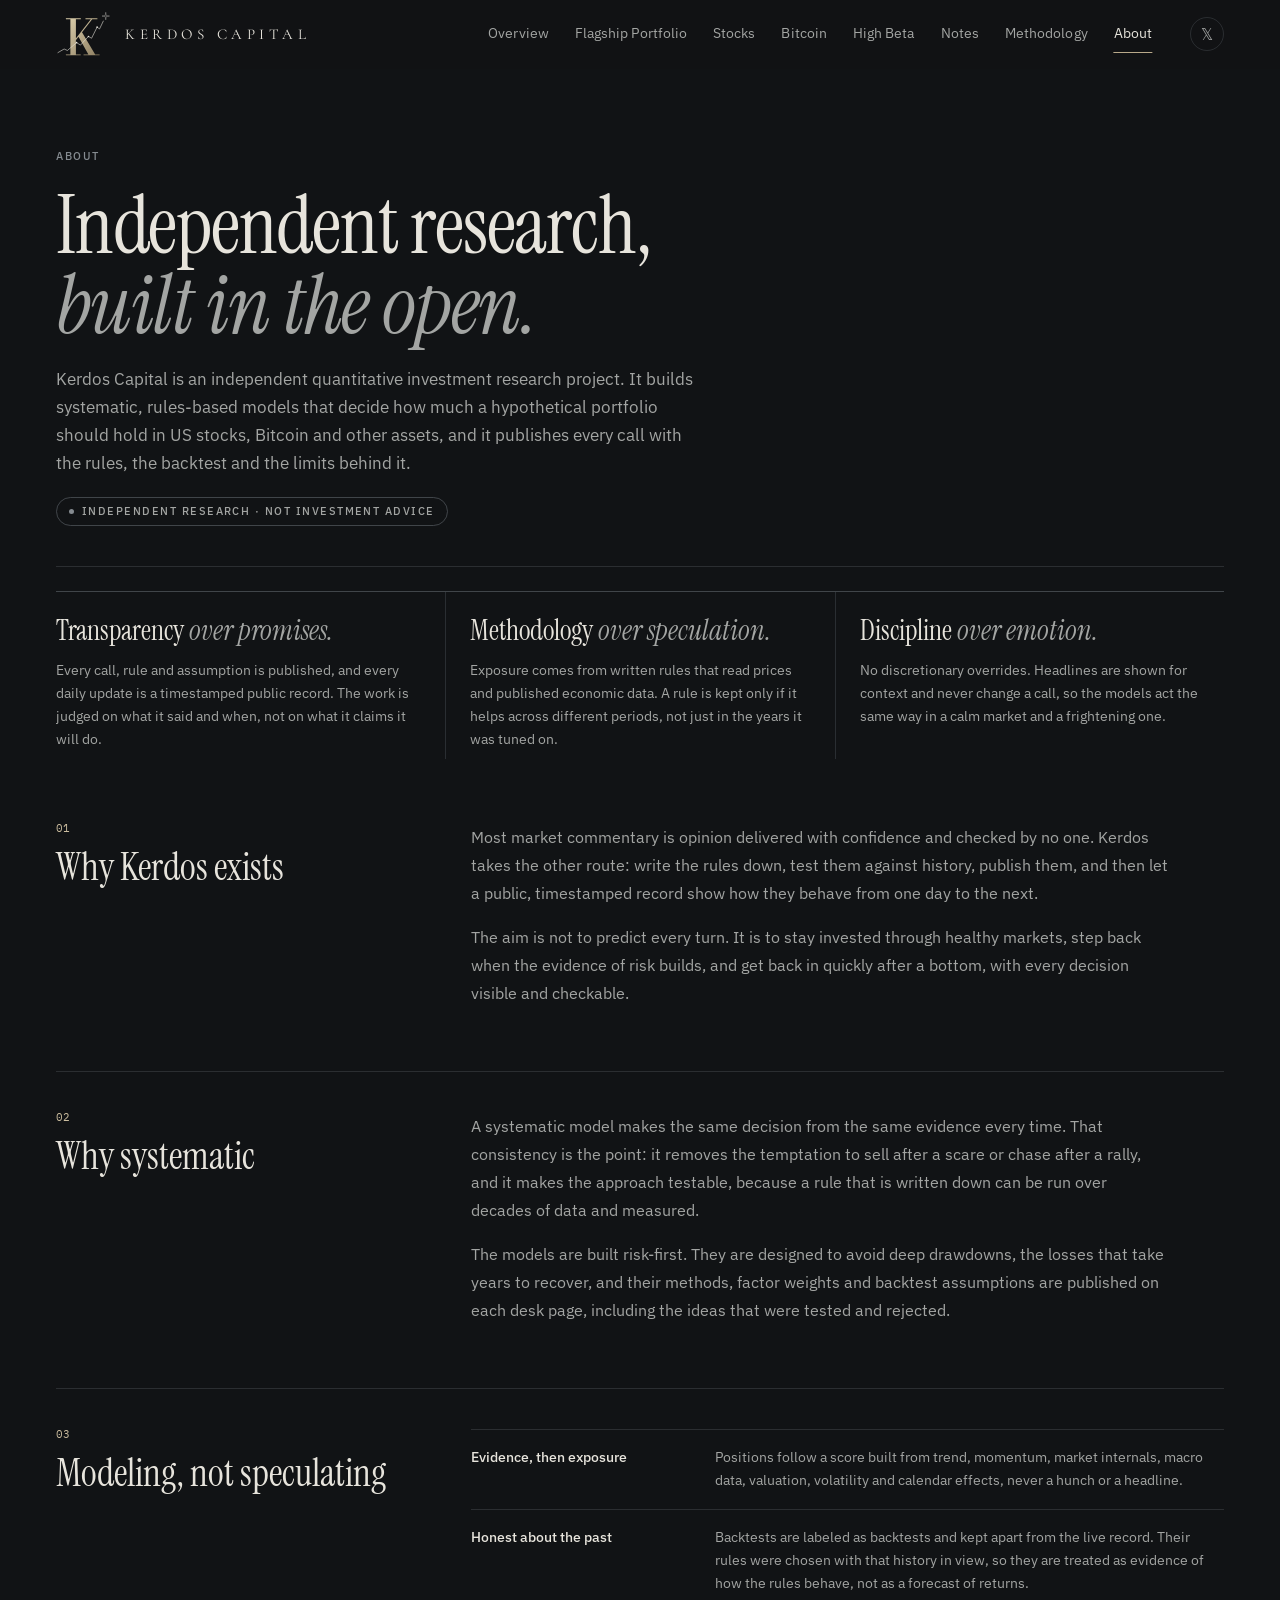
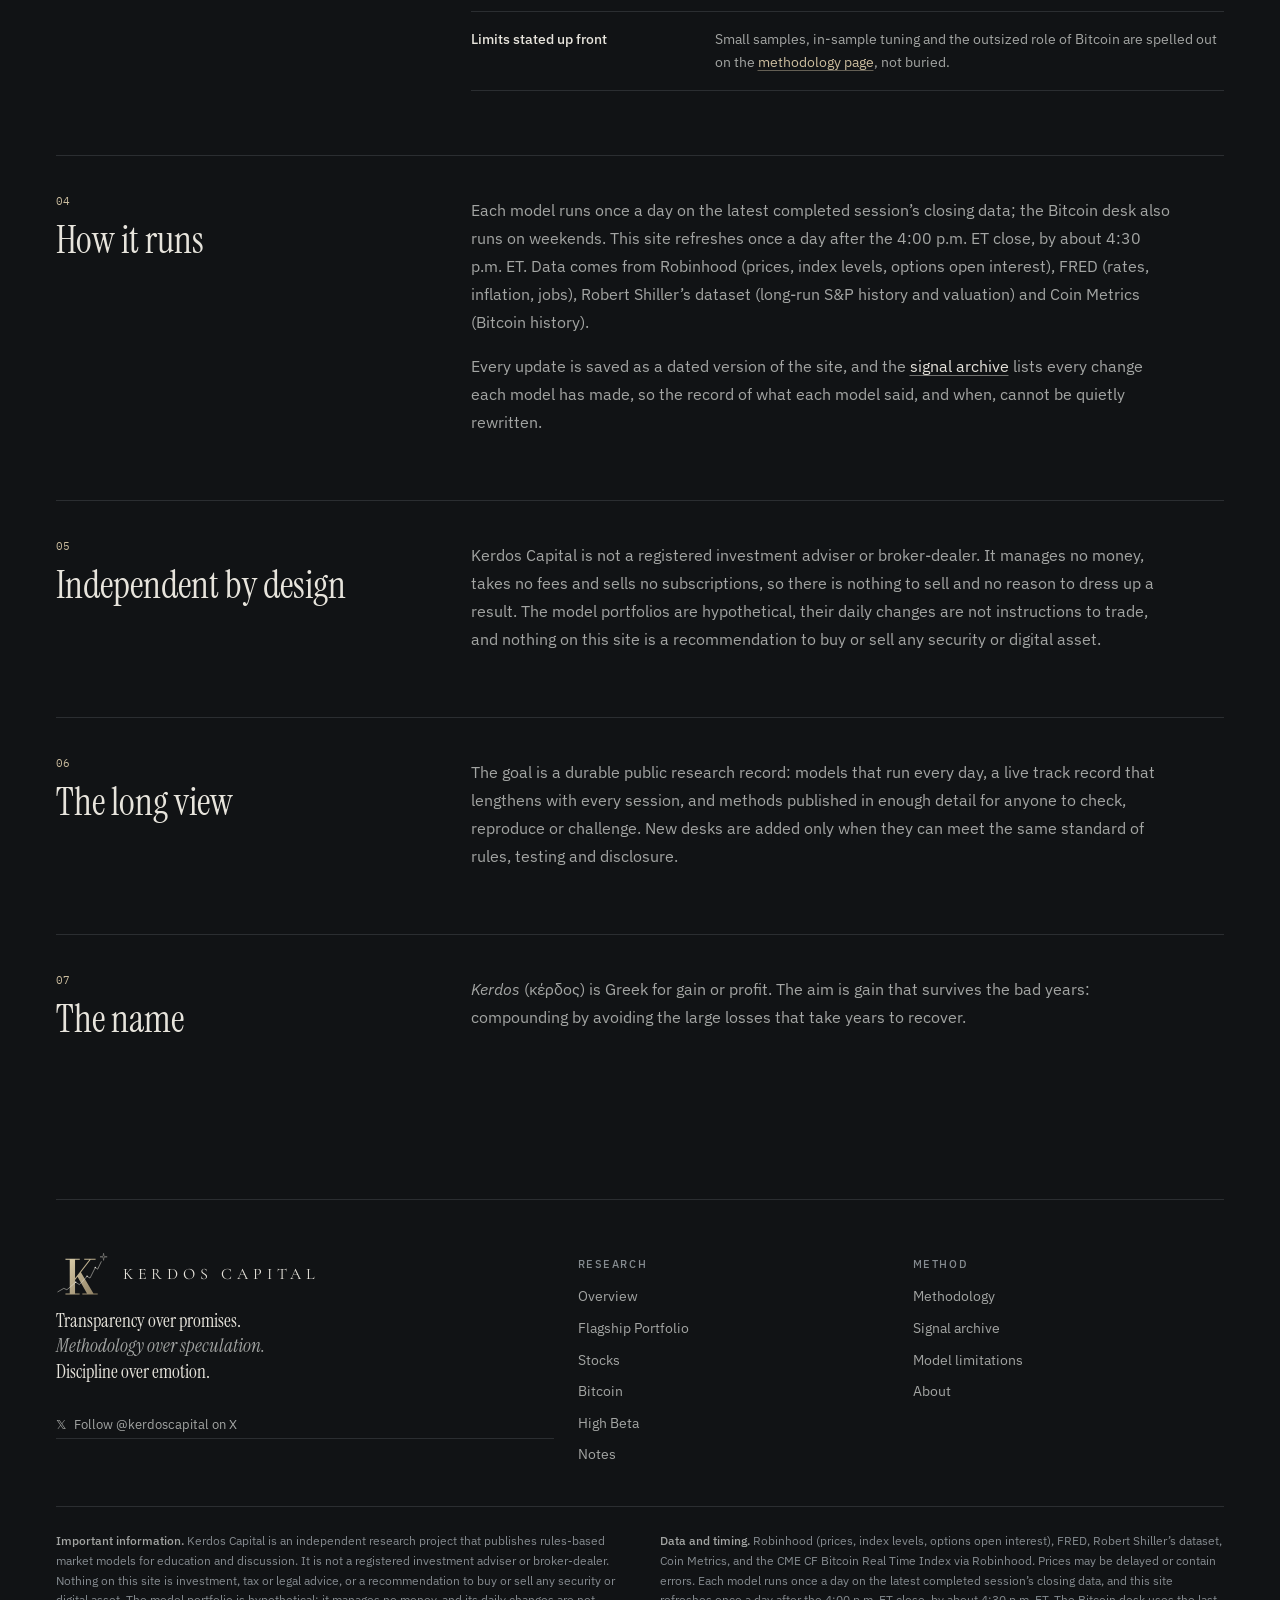
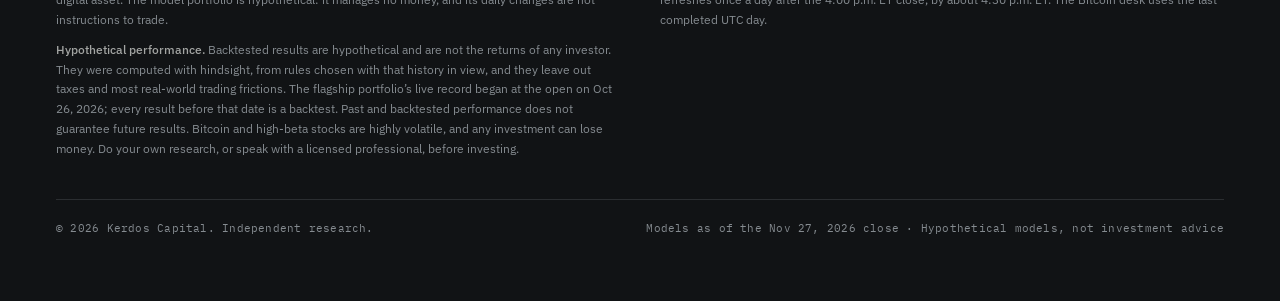
<file: about.html>
<!doctype html>
<html lang="en">
<head>
<meta charset="utf-8">
<meta name="viewport" content="width=device-width,initial-scale=1,viewport-fit=cover">
<style>:root{box-sizing:border-box;padding-top:env(safe-area-inset-top,0px);padding-bottom:env(safe-area-inset-bottom,0px)}html{scroll-padding-top:env(safe-area-inset-top,0px)}body{margin:0;padding:0}img{max-width:100%}[hidden]:not([hidden=until-found i]){display:none!important}</style>
<meta charset="utf-8">
<meta name="viewport" content="width=device-width,initial-scale=1,viewport-fit=cover">
<style>:root{box-sizing:border-box;padding-top:env(safe-area-inset-top,0px);padding-bottom:env(safe-area-inset-bottom,0px)}html{scroll-padding-top:env(safe-area-inset-top,0px)}body{margin:0;padding:0}img{max-width:100%}[hidden]:not([hidden=until-found i]){display:none!important}</style>
<style id="pub-css">
.foot.pub{display:grid;justify-content:stretch;gap:18px;border-top:1px solid var(--line);padding-top:20px;font-size:.8rem;color:var(--muted)}
.foot.pub .ft{display:flex;flex-wrap:wrap;align-items:center;justify-content:space-between;gap:10px 24px}
.foot.pub .ft .wordmark{font-size:.72rem;letter-spacing:.32em;text-decoration:none}
.foot.pub .fl{display:flex;flex-wrap:wrap;gap:4px 16px}
.foot.pub .fl a{color:var(--ink2);text-decoration:none}
.foot.pub .fl a:hover{color:var(--white)}
.foot.pub .fl a:focus-visible{outline:2px solid var(--accent);outline-offset:2px}
.foot.pub .disc{display:grid;gap:8px;max-width:88ch;line-height:1.55}
.foot.pub .disc b{color:var(--ink2);font-weight:600}
.foot.pub .disc p{margin:0}
.hyp{display:inline-flex;align-items:center;gap:6px;font-family:var(--f-mono);font-size:.68rem;letter-spacing:.08em;text-transform:uppercase;color:var(--ink2);border:1px solid var(--line2);border-radius:999px;padding:3px 9px;white-space:nowrap}
</style>
<title>About · Kerdos Capital</title>
<meta name="description" content="What Kerdos Capital is, why it publishes its research in the open, how its models are built and run, and what it is not.">
<meta name="claude:viewport-fit-sides" content="cover">
<link rel="preconnect" href="https://fonts.googleapis.com">
<link rel="preconnect" href="https://fonts.gstatic.com" crossorigin>
<link rel="stylesheet" href="https://fonts.googleapis.com/css2?family=IBM+Plex+Mono:wght@400;500&family=IBM+Plex+Sans:ital,wght@0,400;0,500;0,600;1,400&family=Instrument+Serif:ital@0;1&family=Cormorant+Garamond:wght@500;600&display=swap">
<style>
/* Kerdos Capital. Deep navy ground, lavender for up, red for down.
   Everything else is grey. One dark look by design. */
:root{
  --bg:#131621; --surface:#171b26; --sunk:#1e2230; --ink:#d1d4dc; --ink2:#a9adb8; --muted:#7a7e8a; --line:#242835; --line2:#323745; --white:#ffffff;
  --accent:#a58ee4; --accent-ink:#131621;
  --bull:#a58ee4; --bull-bg:#221f33; --rec:#a58ee4; --rec-bg:#1e2230; --neut:#d1d4dc; --neut-bg:#1e2230; --corr:#9aa0ae; --corr-bg:#1e2230; --bear:#ef5a62; --bear-bg:#2a1d25;
  --band-bull:rgba(165,142,228,.12); --band-rec:rgba(165,142,228,.20); --band-neut:rgba(0,0,0,0); --band-corr:rgba(154,160,174,.10); --band-bear:rgba(239,90,98,.14);
  --s1:#a58ee4; --s2:#8a8e9a; --s3:#d1d4dc; --s4:#6d5ba6;
  --pos:#8d72c8; --neg:#d34f58; --mid:#20242f;
  --f-display:"Archivo","Helvetica Neue",Arial,sans-serif; --f-body:"Archivo","Helvetica Neue",Arial,sans-serif; --f-mono:"IBM Plex Mono",ui-monospace,"SFMono-Regular",Menlo,monospace;
  --r:6px;
  color-scheme:dark;
}
/* Layout: site nav, a short statement, the two desks side by side, then the record and the rules. */
body{background:var(--bg);color:var(--ink);font-family:var(--f-body);font-size:15px;line-height:1.5;-webkit-font-smoothing:antialiased}
.wrap{max-width:1180px;margin:0 auto;padding-left:max(16px,env(safe-area-inset-left,0px));padding-right:max(16px,env(safe-area-inset-right,0px));padding-block:20px 64px;display:grid;gap:28px}
h1,h2,h3{font-family:var(--f-display);margin:0;line-height:1.15;text-wrap:balance}
p{margin:0}
a{color:var(--accent)}
.label{font-family:var(--f-mono);font-size:.72rem;letter-spacing:.08em;text-transform:uppercase;color:var(--muted)}
.mono{font-family:var(--f-mono);font-variant-numeric:tabular-nums}
.mast{display:flex;flex-wrap:wrap;align-items:center;justify-content:space-between;gap:10px 24px;border-bottom:1px solid var(--line);padding-bottom:14px}
.brand{display:flex;flex-wrap:wrap;align-items:center;gap:6px 18px;min-width:0}
.wordmark{font-family:var(--f-display);font-weight:600;font-stretch:115%;font-size:1rem;letter-spacing:.36em;text-transform:uppercase;color:var(--white);white-space:nowrap;line-height:1;text-decoration:none}
.wordmark span{font-weight:400;color:var(--ink2)}
.vrule{width:1px;height:30px;background:var(--line2)}
.brand h1{font-size:1rem;font-weight:600;letter-spacing:0;line-height:1.2;color:var(--ink)}
.brand .label{margin-top:2px}
@media (max-width:560px){.vrule{display:none}.brand{flex-direction:column;align-items:flex-start}}
.mast .meta{display:flex;flex-wrap:wrap;gap:6px 14px;font-size:.8rem;color:var(--ink2)}
.foot{display:flex;flex-wrap:wrap;align-items:center;justify-content:space-between;gap:10px 24px;border-top:1px solid var(--line);padding-top:14px;font-size:.78rem;color:var(--muted)}
.foot .wordmark{font-size:.72rem;letter-spacing:.32em}
.site{display:flex;flex-wrap:wrap;align-items:center;justify-content:space-between;gap:10px 24px;padding-bottom:14px;border-bottom:1px solid var(--line)}
.site .wordmark{color:var(--white);text-decoration:none}
.site .links{display:flex;flex-wrap:wrap;gap:2px}
.site .links a{color:var(--ink2);text-decoration:none;padding:6px 12px;border-radius:6px;font-weight:550;font-size:.9rem}
.site .links a:hover{color:var(--white)}
.site .links a[aria-current="page"]{color:var(--white);background:var(--sunk)}
.site .links a:focus-visible{outline:2px solid var(--accent);outline-offset:2px}
.mast.sub{border-bottom:0;padding-bottom:0;align-items:flex-end}
.mast.sub h1{font-size:1.5rem;font-weight:700;font-stretch:112%;letter-spacing:-.01em;color:var(--white)}

.intro{display:grid;gap:10px;max-width:68ch;padding-top:8px}
.intro h1{font-size:clamp(1.9rem,4.4vw,2.7rem);font-weight:700;font-stretch:112%;letter-spacing:-.02em;color:var(--white)}
.intro p{color:var(--ink2);font-size:1.02rem}
.desks{display:grid;grid-template-columns:repeat(3,minmax(0,1fr));gap:18px}
@media (max-width:1080px){.desks{grid-template-columns:repeat(2,minmax(0,1fr))}}
@media (max-width:820px){.desks{grid-template-columns:minmax(0,1fr)}}
.desk{background:var(--surface);border:1px solid var(--line);border-radius:var(--r);padding:22px;display:grid;gap:16px;min-width:0;align-content:start}
.desk .top{display:flex;justify-content:space-between;align-items:baseline;gap:12px;flex-wrap:wrap}
.desk h2{font-size:1.05rem;font-weight:600;color:var(--ink)}
.call{font-family:var(--f-display);font-weight:800;font-stretch:122%;font-size:clamp(2.4rem,6vw,3.3rem);line-height:1;letter-spacing:-.03em}
.c-Bullish,.c-Recovery{color:var(--bull)} .c-Neutral{color:var(--neut)} .c-Correction{color:var(--corr)} .c-Bearish{color:var(--bear)}.c-Breakdown{color:var(--bear)}.c-Crash{color:var(--corr)}.c-Lagging{color:var(--corr)}
.expo{display:flex;align-items:baseline;gap:10px;flex-wrap:wrap;color:var(--ink2);font-size:.92rem}
.expo b{font-family:var(--f-mono);font-size:1.15rem;color:var(--white)}
.meter{height:6px;background:var(--sunk);border-radius:3px;overflow:hidden}
.meter i{display:block;height:100%;background:var(--accent);border-radius:3px}
.quotes{display:grid;grid-template-columns:repeat(auto-fit,minmax(140px,1fr));gap:12px 18px}
.q .tk{font-family:var(--f-mono);font-size:.72rem;letter-spacing:.08em;color:var(--muted)}
.q .px{font-family:var(--f-display);font-weight:700;font-stretch:108%;font-size:1.45rem;color:var(--white)}
.q .ch{font-family:var(--f-mono);font-size:.8rem;display:flex;gap:10px;flex-wrap:wrap}
.up{color:var(--bull)} .dn{color:var(--bear)}
.facts{display:grid;grid-template-columns:minmax(0,1fr) auto;gap:6px 14px;font-size:.88rem;border-top:1px solid var(--line);padding-top:12px;margin:0}
.facts dt{color:var(--ink2)} .facts dd{margin:0;font-family:var(--f-mono);text-align:right;color:var(--ink)}
.strip{display:grid;gap:6px}
.strip .bar{display:flex;height:14px;border-radius:3px;overflow:hidden;background:var(--sunk)}
.strip .bar i{display:block;height:100%}
.strip .ax{display:flex;justify-content:space-between;font-family:var(--f-mono);font-size:.7rem;color:var(--muted)}
.go{display:inline-flex;align-items:center;gap:8px;justify-self:start;text-decoration:none;color:var(--accent-ink);background:var(--accent);font-weight:600;font-size:.9rem;padding:9px 14px;border-radius:6px}
.go:hover{filter:brightness(1.08)} .go:focus-visible{outline:2px solid var(--white);outline-offset:2px}
.sec{display:grid;gap:12px}
.sec h2{font-size:1.2rem;font-weight:700;font-stretch:110%;color:var(--white)}
.sec .note{font-size:.82rem;color:var(--muted);max-width:90ch}
.tblwrap{overflow-x:auto}
table{border-collapse:collapse;width:100%;font-size:.9rem;background:var(--surface);border:1px solid var(--line);border-radius:var(--r)}
th{font-family:var(--f-mono);font-weight:500;font-size:.7rem;letter-spacing:.06em;text-transform:uppercase;color:var(--muted);text-align:left;padding:10px 12px;border-bottom:1px solid var(--line2);white-space:nowrap}
td{padding:10px 12px;border-bottom:1px solid var(--line)} tr:last-child td{border-bottom:0}
td.n,th.n{text-align:right;font-family:var(--f-mono);font-variant-numeric:tabular-nums;white-space:nowrap}
td.hl{color:var(--white);font-weight:600}
.rules{display:grid;grid-template-columns:repeat(3,minmax(0,1fr));gap:18px}
@media (max-width:820px){.rules{grid-template-columns:minmax(0,1fr)}}
.rule{display:grid;gap:8px;align-content:start;border-top:1px solid var(--line2);padding-top:12px}
.rule h3{font-size:1rem;font-weight:600;color:var(--white)}
.rule ul{margin:0;padding-left:1.1em;display:grid;gap:5px;color:var(--ink2);font-size:.9rem}
.rule li b{color:var(--ink);font-weight:600}
.err{color:var(--bear)}
.gloss{background:var(--surface);border:1px solid var(--line);border-radius:var(--r);padding:14px 18px}
.gloss summary{cursor:pointer;color:var(--ink2);font-weight:600}
.gloss summary:focus-visible{outline:2px solid var(--accent);outline-offset:2px}
.gloss dl{display:grid;gap:10px;margin:12px 0 0}
.gloss dt{color:var(--ink);font-weight:600;font-size:.92rem}
.gloss dd{margin:2px 0 0;color:var(--ink2);font-size:.88rem;max-width:80ch}
</style>
<style id="ox-css">
.wrap,.sec{grid-template-columns:minmax(0,1fr)}
.ox{display:grid;gap:18px}
.ox .oxp{background:var(--surface);border:1px solid var(--line);border-radius:var(--r,6px);padding:18px;min-width:0;display:grid;gap:14px}
.ox .oxh{display:flex;flex-wrap:wrap;justify-content:space-between;align-items:baseline;gap:8px 16px}
.ox .oxh h2{font-size:1.25rem;font-weight:700;font-stretch:112%;letter-spacing:-.01em;margin:0}
.ox .oxh h2 small{font-size:.8rem;font-weight:500;color:var(--muted);font-stretch:100%;letter-spacing:0;margin-left:6px}
.ox .lab{font-family:var(--f-mono);font-size:.72rem;letter-spacing:.08em;text-transform:uppercase;color:var(--muted)}
.ox .stats{display:grid;grid-template-columns:repeat(5,minmax(0,1fr));gap:10px 14px}
@media (max-width:860px){.ox .stats{grid-template-columns:repeat(3,minmax(0,1fr))}}
@media (max-width:520px){.ox .stats{grid-template-columns:repeat(2,minmax(0,1fr))}}
.ox .st{border-top:1px solid var(--line);padding-top:8px;min-width:0}
.ox .st b{display:block;font-family:var(--f-mono);font-weight:600;font-size:1.05rem;font-variant-numeric:tabular-nums}
.ox .st span{display:block;font-size:.75rem;color:var(--muted)}
.ox .st i{font-style:normal;font-size:.72rem;color:var(--ink2)}
.ox .read{max-width:72ch;font-size:.95rem;color:var(--ink);margin:0}
.ox .seg{display:inline-flex;border:1px solid var(--line2);border-radius:6px;overflow:hidden}
.ox .seg button{font:inherit;font-size:.78rem;font-family:var(--f-mono);background:transparent;color:var(--ink2);border:0;padding:5px 10px;cursor:pointer}
.ox .seg button[aria-pressed="true"]{background:var(--sunk);color:var(--white)}
.ox .seg button:focus-visible{outline:2px solid var(--accent);outline-offset:-2px}
.ox .lad{display:grid;gap:2px;font-family:var(--f-mono);font-size:.76rem;font-variant-numeric:tabular-nums}
.ox .row{display:grid;grid-template-columns:52px minmax(0,1fr) 62px minmax(0,1fr) 52px;align-items:center;gap:6px;min-height:17px}
.ox.btc .row{grid-template-columns:48px minmax(0,1fr) 98px minmax(0,1fr) 48px}
.ox .row .pv{text-align:right;color:var(--ink2)} .ox .row .cv{color:var(--ink2)}
.ox .row .pb,.ox .row .cb{height:11px;position:relative}
.ox .row .pb span{position:absolute;right:0;top:0;bottom:0;background:var(--bear);border-radius:2px 0 0 2px;opacity:.85}
.ox .row .cb span{position:absolute;left:0;top:0;bottom:0;background:var(--bull);border-radius:0 2px 2px 0;opacity:.85}
.ox .row .k{text-align:center;color:var(--ink);white-space:nowrap}
.ox .row .k small{color:var(--muted);font-size:.68rem}
.ox .row.wall .k{color:var(--white);font-weight:600}
.ox .row.wall .pb span,.ox .row.wall .cb span{opacity:1}
.ox .spot{display:grid;grid-template-columns:minmax(0,1fr) auto minmax(0,1fr);align-items:center;gap:8px;color:var(--white);font-size:.72rem;margin:2px 0}
.ox .spot::before,.ox .spot::after{content:"";height:1px;background:var(--line2)}
.ox .legend{display:flex;flex-wrap:wrap;gap:6px 16px;font-size:.78rem;color:var(--ink2);align-items:center}
.ox .legend i{display:inline-block;width:10px;height:10px;border-radius:2px;margin-right:6px;vertical-align:-1px}
.ox details{font-size:.85rem;color:var(--ink2)} .ox details p{margin:.5em 0 0;max-width:80ch}
.ox summary{cursor:pointer;color:var(--ink2)} .ox summary:focus-visible{outline:2px solid var(--accent);outline-offset:2px}
.ox .twocol{display:grid;grid-template-columns:minmax(0,1.5fr) minmax(0,1fr);gap:18px;align-items:start}
@media (max-width:900px){.ox .twocol{grid-template-columns:minmax(0,1fr)}}
.ox table{border-collapse:collapse;width:100%;font-size:.84rem}
.ox th{font-family:var(--f-mono);font-weight:500;font-size:.68rem;letter-spacing:.06em;text-transform:uppercase;color:var(--muted);text-align:left;padding:6px 8px;border-bottom:1px solid var(--line2);white-space:nowrap}
.ox td{padding:6px 8px;border-bottom:1px solid var(--line);white-space:nowrap}
.ox td.n,.ox th.n{text-align:right;font-family:var(--f-mono);font-variant-numeric:tabular-nums}
.ox .tw{overflow-x:auto;-webkit-overflow-scrolling:touch}
.ox .pos{color:var(--bull)} .ox .neg{color:var(--bear)}
.ox .err{color:var(--bear)}
.ox a.oxl{color:var(--accent);text-decoration:none;font-weight:600} .ox a.oxl:hover{text-decoration:underline}
</style>
<style id="feat-css">
.feat-head{display:flex;flex-wrap:wrap;justify-content:space-between;align-items:baseline;gap:6px 16px}
.feat-head h2{font-size:1.5rem!important;font-weight:700;font-stretch:112%;letter-spacing:-.01em}
.feat-link{color:var(--accent);text-decoration:none;font-weight:600;font-size:.9rem}.feat-link:hover{text-decoration:underline}
.feat-card{display:grid!important;grid-template-columns:minmax(0,1fr) minmax(0,1.25fr);gap:26px!important;padding:24px!important;border-color:var(--line2)!important}
@media (max-width:860px){.feat-card{grid-template-columns:minmax(0,1fr)}}
.feat-card .col{display:grid;gap:14px;align-content:start;min-width:0}
.feat-card .mix{font-family:var(--f-mono);font-size:.74rem;letter-spacing:.08em;text-transform:uppercase;color:var(--muted)}
.feat-card .big{font-family:var(--f-display);font-weight:800;font-stretch:122%;font-size:clamp(2.2rem,6vw,3rem);line-height:1;letter-spacing:-.03em;color:var(--bull)}
.feat-card .abar{display:flex;height:14px;border-radius:7px;overflow:hidden;background:var(--sunk)}
.feat-card .abar i{display:block;height:100%}
.feat-card .leg{display:flex;flex-wrap:wrap;gap:4px 14px;font-size:.82rem;color:var(--ink2)}
.feat-card .leg i{display:inline-block;width:8px;height:8px;border-radius:2px;margin-right:5px}
.feat-card .sub{font-size:.85rem;color:var(--ink2)}
.feat-card .kv{display:grid;grid-template-columns:repeat(2,minmax(0,1fr));gap:12px 16px}
.feat-card .kv div{border-top:1px solid var(--line);padding-top:8px;min-width:0}
.feat-card .kv span{display:block;font-size:.76rem;color:var(--muted)}
.feat-card .kv b{display:block;font-family:var(--f-mono);font-size:1.35rem;font-weight:600;color:var(--white);font-variant-numeric:tabular-nums}
.feat-card .kv em{font-style:normal;font-size:.75rem;color:var(--ink2)}
.feat-card .up{color:var(--bull)!important}.feat-card .dn{color:var(--bear)!important}
.feat-card .mini svg{display:block;width:100%;height:auto}
.feat-card .mini .ax{font-family:var(--f-mono);font-size:10px;fill:var(--muted)}
.feat-card .mini .grid{stroke:var(--line);stroke-width:1}
</style>
<link rel="stylesheet" href="kerdos.css">
<!--kerdos-head-->
<link rel="icon" href="favicon.svg" type="image/svg+xml">
<link rel="icon" href="favicon.ico" sizes="any">
<link rel="apple-touch-icon" href="apple-touch-icon.png">
<link rel="canonical" href="https://kerdoscapital.xyz/about.html">
<meta name="theme-color" content="#111315">
<meta property="og:type" content="website">
<meta property="og:site_name" content="Kerdos Capital">
<meta property="og:title" content="About · Kerdos Capital">
<meta property="og:description" content="What Kerdos Capital is, why it publishes its research in the open, how its models are built and run, and what it is not.">
<meta property="og:url" content="https://kerdoscapital.xyz/about.html">
<meta property="og:image" content="https://kerdoscapital.xyz/og.png?v=20261127">
<meta property="og:image:width" content="1200">
<meta property="og:image:height" content="630">
<meta name="twitter:card" content="summary_large_image">
<meta name="twitter:title" content="About · Kerdos Capital">
<meta name="twitter:description" content="What Kerdos Capital is, why it publishes its research in the open, how its models are built and run, and what it is not.">
<meta name="twitter:image" content="https://kerdoscapital.xyz/og.png?v=20261127">
<!--/kerdos-head-->
<style id="k-retail">
.k-strip{display:flex;flex-wrap:wrap;align-items:center;gap:4px 18px;padding:11px 0;border-bottom:1px solid var(--hair);font-family:var(--f-num);font-size:12px;letter-spacing:.02em;color:var(--muted)}
.k-strip b{color:var(--ink);font-weight:400}
.k-strip .dot{width:6px;height:6px;border-radius:50%;background:var(--sage);display:inline-block;margin-right:8px;vertical-align:1px}
.k-strip a{margin-left:auto;color:var(--ink-2);text-decoration:none;border-bottom:1px solid var(--hair)}
.k-strip a:hover{color:var(--ink)}
@media (max-width:640px){.k-strip{font-size:11.5px}.k-strip .x{display:none}.k-strip a{margin-left:0}}
.k-today .t-grid{display:grid;grid-template-columns:repeat(4,minmax(0,1fr));gap:0;margin-top:var(--s-5,24px)}
.k-today .t-grid>div{display:grid;gap:8px;align-content:start;padding:0 24px;border-left:1px solid var(--hair)}
.k-today .t-grid>div:first-child{padding-left:0;border-left:0}
@media (max-width:900px){.k-today .t-grid{grid-template-columns:1fr 1fr;gap:28px 0}.k-today .t-grid>div:nth-child(odd){padding-left:0;border-left:0}}
@media (max-width:560px){.k-today .t-grid{grid-template-columns:1fr}.k-today .t-grid>div{padding:20px 0 0;border-left:0;border-top:1px solid var(--hair)}.k-today .t-grid>div:first-child{border-top:0;padding-top:0}}
.k-today .t-st{font-size:14.5px;color:var(--ink)} .k-today .t-st b{font-weight:500}
.k-today p,.k-today li{font-size:13.5px;line-height:1.55;color:var(--ink-2);margin:0}
.k-today ul{list-style:none;margin:0;padding:0;display:grid;gap:7px}
.k-today li .mono{color:var(--ink);margin-right:6px}
.k-today .t-tag{font-family:var(--f-ui);font-size:10.5px;letter-spacing:.08em;text-transform:uppercase;color:var(--muted);margin-left:6px;white-space:nowrap}
.k-today .t-foot{display:flex;flex-wrap:wrap;gap:8px 22px;align-items:center;margin-top:var(--s-5,24px);padding-top:14px;border-top:1px solid var(--hair)}
.k-today .t-btn{font-family:var(--f-ui);font-size:13px;color:var(--ink-2);background:none;border:0;border-bottom:1px solid var(--hair);padding:0 0 2px;text-decoration:none;cursor:pointer}
.k-today .t-btn:hover{color:var(--ink);border-color:var(--sage)}
.k-today .t-fine{font-size:12px;color:var(--muted)}
.k-today .t-foot .t-fine{margin-left:auto}
.k-calls table{width:100%;border-collapse:collapse;font-size:13.5px}
.k-calls th{font-family:var(--f-ui);font-size:11px;letter-spacing:.1em;text-transform:uppercase;color:var(--muted);font-weight:500;text-align:left;padding:8px 10px;border-bottom:1px solid var(--hair)}
.k-calls td{padding:9px 10px;border-bottom:1px solid var(--hair);color:var(--ink-2);white-space:nowrap}
.k-calls td.n,.k-calls th.n{text-align:right;font-family:var(--f-num)}
.k-calls .ok{color:var(--sage)} .k-calls .bad{color:#A9705F}
.k-calls .sum{display:flex;flex-wrap:wrap;gap:8px 28px;margin:16px 0 4px;font-size:14px;color:var(--ink-2)} .k-calls .sum b{color:var(--ink);font-weight:500}
@media (max-width:640px){.k-calls th:nth-child(4),.k-calls td:nth-child(4),.k-calls th:nth-child(6),.k-calls td:nth-child(6){display:none}.k-calls td,.k-calls th{padding:8px 6px}.k-calls td .label{display:block;font-size:10px}}
.k-notes article{border-top:1px solid var(--hair);padding:28px 0;display:grid;gap:12px;max-width:72ch}
.k-notes article h2{font-family:var(--f-serif);font-weight:400;font-size:clamp(26px,3vw,36px);line-height:1.1;margin:0;color:var(--ink)}
.k-notes article p{font-size:15.5px;line-height:1.65;color:var(--ink-2);margin:0}
</style>
<link rel="alternate" type="application/rss+xml" title="Kerdos Capital" href="feed.xml">
<style id="k-plain">
.k-x{display:inline-flex;align-items:center;justify-content:center;width:32px;height:32px;margin-left:14px;border:1px solid var(--hair);border-radius:50%;
  color:var(--ink-2);text-decoration:none;font-size:15px;line-height:1}
.k-x:hover{color:var(--ink);border-color:var(--sage)}
.k-xf{display:inline-flex;align-items:center;gap:8px;margin-top:14px;font-size:13px;color:var(--ink-2);text-decoration:none;border-bottom:1px solid var(--hair);padding-bottom:2px}
.k-xf:hover{color:var(--ink)}
.k-plain{display:grid;grid-template-columns:repeat(auto-fit,minmax(260px,1fr));gap:0;margin:var(--s-5,24px) 0 var(--s-5,24px)}
.k-plain>div{padding:0 26px 0 0;display:grid;gap:9px;align-content:start}
.k-plain>div+div{padding-left:26px;border-left:1px solid var(--hair)}
@media (max-width:760px){.k-plain>div+div{padding:20px 0 0;border-left:0;border-top:1px solid var(--hair);margin-top:20px}.k-plain>div{padding-right:0}}
.k-plain h3{font-family:var(--f-ui);font-size:11.5px;font-weight:500;letter-spacing:.12em;text-transform:uppercase;color:var(--ink-2);margin:0}
.k-plain p{font-size:13.5px;line-height:1.6;color:var(--ink-2);margin:0}
.k-plain p b{color:var(--ink);font-weight:500}
.k-plain .fine{font-size:12px;color:var(--muted)}
.k-desk-plain{margin-top:0}
</style>
</head>
<body>


<script src="kerdos.js"></script>
<div class="wrap">
  <header class="k-nav"><div class="k-bar"><a class="k-word" href="index.html" aria-label="Kerdos Capital, overview"><svg class="k-mono" viewBox="226 116 338 282" aria-hidden="true"><defs><linearGradient id="kgn" x1="0" y1="0" x2="1" y2="1"><stop offset="0" stop-color="#DCCFAC"/><stop offset="1" stop-color="#8E7F62"/></linearGradient></defs><path d="M318.6 322.0 439.5 165.9H406.8V160.0H479.8V165.9H448.0L327.3 322.0ZM286.6 388.0V382.1H314.1V165.9H286.6V160.0H378.4V165.9H348.1V382.1H377.6V388.0ZM394.9 388.0V382.1H424.7L361.3 269.7L383.7 243.0L466.2 382.1H493.4V388.0Z" fill="url(#kgn)"/><polyline points="238,371 276,349 296,358 352,310 376,325 425,272 444,283 478,215 493,226 516,178" fill="none" stroke="#E7E4DC" stroke-width="3.6" stroke-linejoin="round" stroke-linecap="round"/><circle vector-effect="non-scaling-stroke" cx="352" cy="310" r="5" fill="#E7E4DC"/><circle vector-effect="non-scaling-stroke" cx="425" cy="272" r="5" fill="#E7E4DC"/><circle vector-effect="non-scaling-stroke" cx="478" cy="215" r="5" fill="#E7E4DC"/><path d="M531.0 124.0L534.2 143.8L554.0 147.0L534.2 150.2L531.0 170.0L527.8 150.2L508.0 147.0L527.8 143.8Z" fill="none" stroke="#E7E4DC" stroke-width="2" stroke-linejoin="round"/></svg><span class="k-wt">Kerdos Capital</span></a><div class="k-right"><nav class="k-links" aria-label="Site"><span class="k-ind" aria-hidden="true"></span><a href="index.html">Overview</a><a href="flagship.html">Flagship Portfolio</a><a href="stocks.html">Stocks</a><a href="bitcoin.html">Bitcoin</a><a href="highbeta.html">High Beta</a><a href="notes.html">Notes</a><a href="methodology.html">Methodology</a><a href="about.html" aria-current="page">About</a></nav><a class="k-x" href="https://x.com/kerdoscapital" target="_blank" rel="noopener" aria-label="Kerdos Capital on X, @kerdoscapital" title="@kerdoscapital on X"><span aria-hidden="true">&#x1D54F;</span></a><button class="k-menu-btn" type="button" aria-label="Menu" aria-expanded="false"><svg viewBox="0 0 18 18" aria-hidden="true"><path d="M3 6h12M3 12h12" stroke="currentColor" stroke-width="1.4" stroke-linecap="square"/></svg></button></div></div></header>
  <section class="intro">
    <div class="label">About</div>
    <h1>Independent research, <em>built in the open.</em></h1>
    <p>Kerdos Capital is an independent quantitative investment research project. It builds systematic, rules-based models that decide how much a hypothetical portfolio should hold in US stocks, Bitcoin and other assets, and it publishes every call with the rules, the backtest and the limits behind it.</p>
    <div><span class="hyp">Independent research · not investment advice</span></div>
  </section>

  <section class="sec about tight" aria-label="Principles">
    <div class="k-pillars">
      <div><h3>Transparency <em>over promises.</em></h3><p>Every call, rule and assumption is published, and every daily update is a timestamped public record. The work is judged on what it said and when, not on what it claims it will do.</p></div>
      <div><h3>Methodology <em>over speculation.</em></h3><p>Exposure comes from written rules that read prices and published economic data. A rule is kept only if it helps across different periods, not just in the years it was tuned on.</p></div>
      <div><h3>Discipline <em>over emotion.</em></h3><p>No discretionary overrides. Headlines are shown for context and never change a call, so the models act the same way in a calm market and a frightening one.</p></div>
    </div>
  </section>

  <section class="sec about" aria-label="Why Kerdos exists">
    <div class="k-split"><h2><small>01</small>Why Kerdos exists</h2>
      <div class="k-prose">
        <p>Most market commentary is opinion delivered with confidence and checked by no one. Kerdos takes the other route: write the rules down, test them against history, publish them, and then let a public, timestamped record show how they behave from one day to the next.</p>
        <p>The aim is not to predict every turn. It is to stay invested through healthy markets, step back when the evidence of risk builds, and get back in quickly after a bottom, with every decision visible and checkable.</p>
      </div></div>
  </section>

  <section class="sec about" aria-label="Systematic investing">
    <div class="k-split"><h2><small>02</small>Why systematic</h2>
      <div class="k-prose">
        <p>A systematic model makes the same decision from the same evidence every time. That consistency is the point: it removes the temptation to sell after a scare or chase after a rally, and it makes the approach testable, because a rule that is written down can be run over decades of data and measured.</p>
        <p>The models are built risk-first. They are designed to avoid deep drawdowns, the losses that take years to recover, and their methods, factor weights and backtest assumptions are published on each desk page, including the ideas that were tested and rejected.</p>
      </div></div>
  </section>

  <section class="sec about" aria-label="Disciplined modeling and speculation">
    <div class="k-split"><h2><small>03</small>Modeling, not speculating</h2>
      <dl class="k-dl">
        <div><dt>Evidence, then exposure</dt><dd>Positions follow a score built from trend, momentum, market internals, macro data, valuation, volatility and calendar effects, never a hunch or a headline.</dd></div>
        <div><dt>Honest about the past</dt><dd>Backtests are labeled as backtests and kept apart from the live record. Their rules were chosen with that history in view, so they are treated as evidence of how the rules behave, not as a forecast of returns.</dd></div>
        <div><dt>Limits stated up front</dt><dd>Small samples, in-sample tuning and the outsized role of Bitcoin are spelled out on the <a href="methodology.html#limits">methodology page</a>, not buried.</dd></div>
      </dl></div>
  </section>

  <section class="sec about" aria-label="How it runs">
    <div class="k-split"><h2><small>04</small>How it runs</h2>
      <div class="k-prose">
        <p>Each model runs once a day on the latest completed session’s closing data; the Bitcoin desk also runs on weekends. This site refreshes once a day after the 4:00 p.m. ET close, by about 4:30 p.m. ET. Data comes from Robinhood (prices, index levels, options open interest), FRED (rates, inflation, jobs), Robert Shiller’s dataset (long-run S&amp;P history and valuation) and Coin Metrics (Bitcoin history).</p>
        <p>Every update is saved as a dated version of the site, and the <a href="methodology.html#archive">signal archive</a> lists every change each model has made, so the record of what each model said, and when, cannot be quietly rewritten.</p>
      </div></div>
  </section>

  <section class="sec about" aria-label="Independence">
    <div class="k-split"><h2><small>05</small>Independent by design</h2>
      <div class="k-prose">
        <p>Kerdos Capital is not a registered investment adviser or broker-dealer. It manages no money, takes no fees and sells no subscriptions, so there is nothing to sell and no reason to dress up a result. The model portfolios are hypothetical, their daily changes are not instructions to trade, and nothing on this site is a recommendation to buy or sell any security or digital asset.</p>
      </div></div>
  </section>

  <section class="sec about" aria-label="The long term">
    <div class="k-split"><h2><small>06</small>The long view</h2>
      <div class="k-prose">
        <p>The goal is a durable public research record: models that run every day, a live track record that lengthens with every session, and methods published in enough detail for anyone to check, reproduce or challenge. New desks are added only when they can meet the same standard of rules, testing and disclosure.</p>
      </div></div>
  </section>

  <section class="sec about" aria-label="The name">
    <div class="k-split"><h2><small>07</small>The name</h2>
      <div class="k-prose"><p><i>Kerdos</i> (κέρδος) is Greek for gain or profit. The aim is gain that survives the bad years: compounding by avoiding the large losses that take years to recover.</p></div></div>
  </section>

  <footer class="foot pub">
    <div class="kf-top"><div class="kf-brand"><a class="k-word" href="index.html" aria-label="Kerdos Capital, overview"><svg class="k-mono" viewBox="226 116 338 282" aria-hidden="true"><defs><linearGradient id="kgf" x1="0" y1="0" x2="1" y2="1"><stop offset="0" stop-color="#DCCFAC"/><stop offset="1" stop-color="#8E7F62"/></linearGradient></defs><path d="M318.6 322.0 439.5 165.9H406.8V160.0H479.8V165.9H448.0L327.3 322.0ZM286.6 388.0V382.1H314.1V165.9H286.6V160.0H378.4V165.9H348.1V382.1H377.6V388.0ZM394.9 388.0V382.1H424.7L361.3 269.7L383.7 243.0L466.2 382.1H493.4V388.0Z" fill="url(#kgf)"/><polyline points="238,371 276,349 296,358 352,310 376,325 425,272 444,283 478,215 493,226 516,178" fill="none" stroke="#E7E4DC" stroke-width="3.2" stroke-linejoin="round" stroke-linecap="round"/><circle vector-effect="non-scaling-stroke" cx="352" cy="310" r="4.6" fill="#E7E4DC"/><circle vector-effect="non-scaling-stroke" cx="425" cy="272" r="4.6" fill="#E7E4DC"/><circle vector-effect="non-scaling-stroke" cx="478" cy="215" r="4.6" fill="#E7E4DC"/><path d="M531.0 124.0L534.2 143.8L554.0 147.0L534.2 150.2L531.0 170.0L527.8 150.2L508.0 147.0L527.8 143.8Z" fill="none" stroke="#E7E4DC" stroke-width="2" stroke-linejoin="round"/></svg><span class="k-wt">Kerdos Capital</span></a><p class="k-pos">Transparency over promises. <i>Methodology over speculation.</i> Discipline over emotion.</p><a class="k-xf" href="https://x.com/kerdoscapital" target="_blank" rel="noopener"><span aria-hidden="true">&#x1D54F;</span> Follow @kerdoscapital on X</a></div><nav class="kf-col fl" aria-label="Footer"><span class="label">Research</span><a href="index.html">Overview</a><a href="flagship.html">Flagship Portfolio</a><a href="stocks.html">Stocks</a><a href="bitcoin.html">Bitcoin</a><a href="highbeta.html">High Beta</a><a href="notes.html">Notes</a></nav><div class="kf-col"><span class="label">Method</span><a href="methodology.html">Methodology</a><a href="methodology.html#archive">Signal archive</a><a href="methodology.html#limits">Model limitations</a><a href="about.html">About</a></div></div>
    <div class="disc">
      <p><b>Important information.</b> Kerdos Capital is an independent research project that publishes rules-based market models for education and discussion. It is not a registered investment adviser or broker-dealer. Nothing on this site is investment, tax or legal advice, or a recommendation to buy or sell any security or digital asset. The model portfolio is hypothetical: it manages no money, and its daily changes are not instructions to trade.</p>
      <p><b>Hypothetical performance.</b> Backtested results are hypothetical and are not the returns of any investor. They were computed with hindsight, from rules chosen with that history in view, and they leave out taxes and most real-world trading frictions. The flagship portfolio’s live record began at the open on Oct 26, 2026; every result before that date is a backtest. Past and backtested performance does not guarantee future results. Bitcoin and high-beta stocks are highly volatile, and any investment can lose money. Do your own research, or speak with a licensed professional, before investing.</p>
      <p><b>Data and timing.</b> Robinhood (prices, index levels, options open interest), FRED, Robert Shiller’s dataset, Coin Metrics, and the CME CF Bitcoin Real Time Index via Robinhood. Prices may be delayed or contain errors. Each model runs once a day on the latest completed session’s closing data, and this site refreshes once a day after the 4:00 p.m. ET close, by about 4:30 p.m. ET. The Bitcoin desk uses the last completed UTC day.</p>
    </div>
    <div class="kf-base"><span>© 2026 Kerdos Capital. Independent research.</span><span>Models as of the Nov 27, 2026 close · Hypothetical models, not investment advice</span></div>
  </footer>
</div>
</body>
</html>
</file>
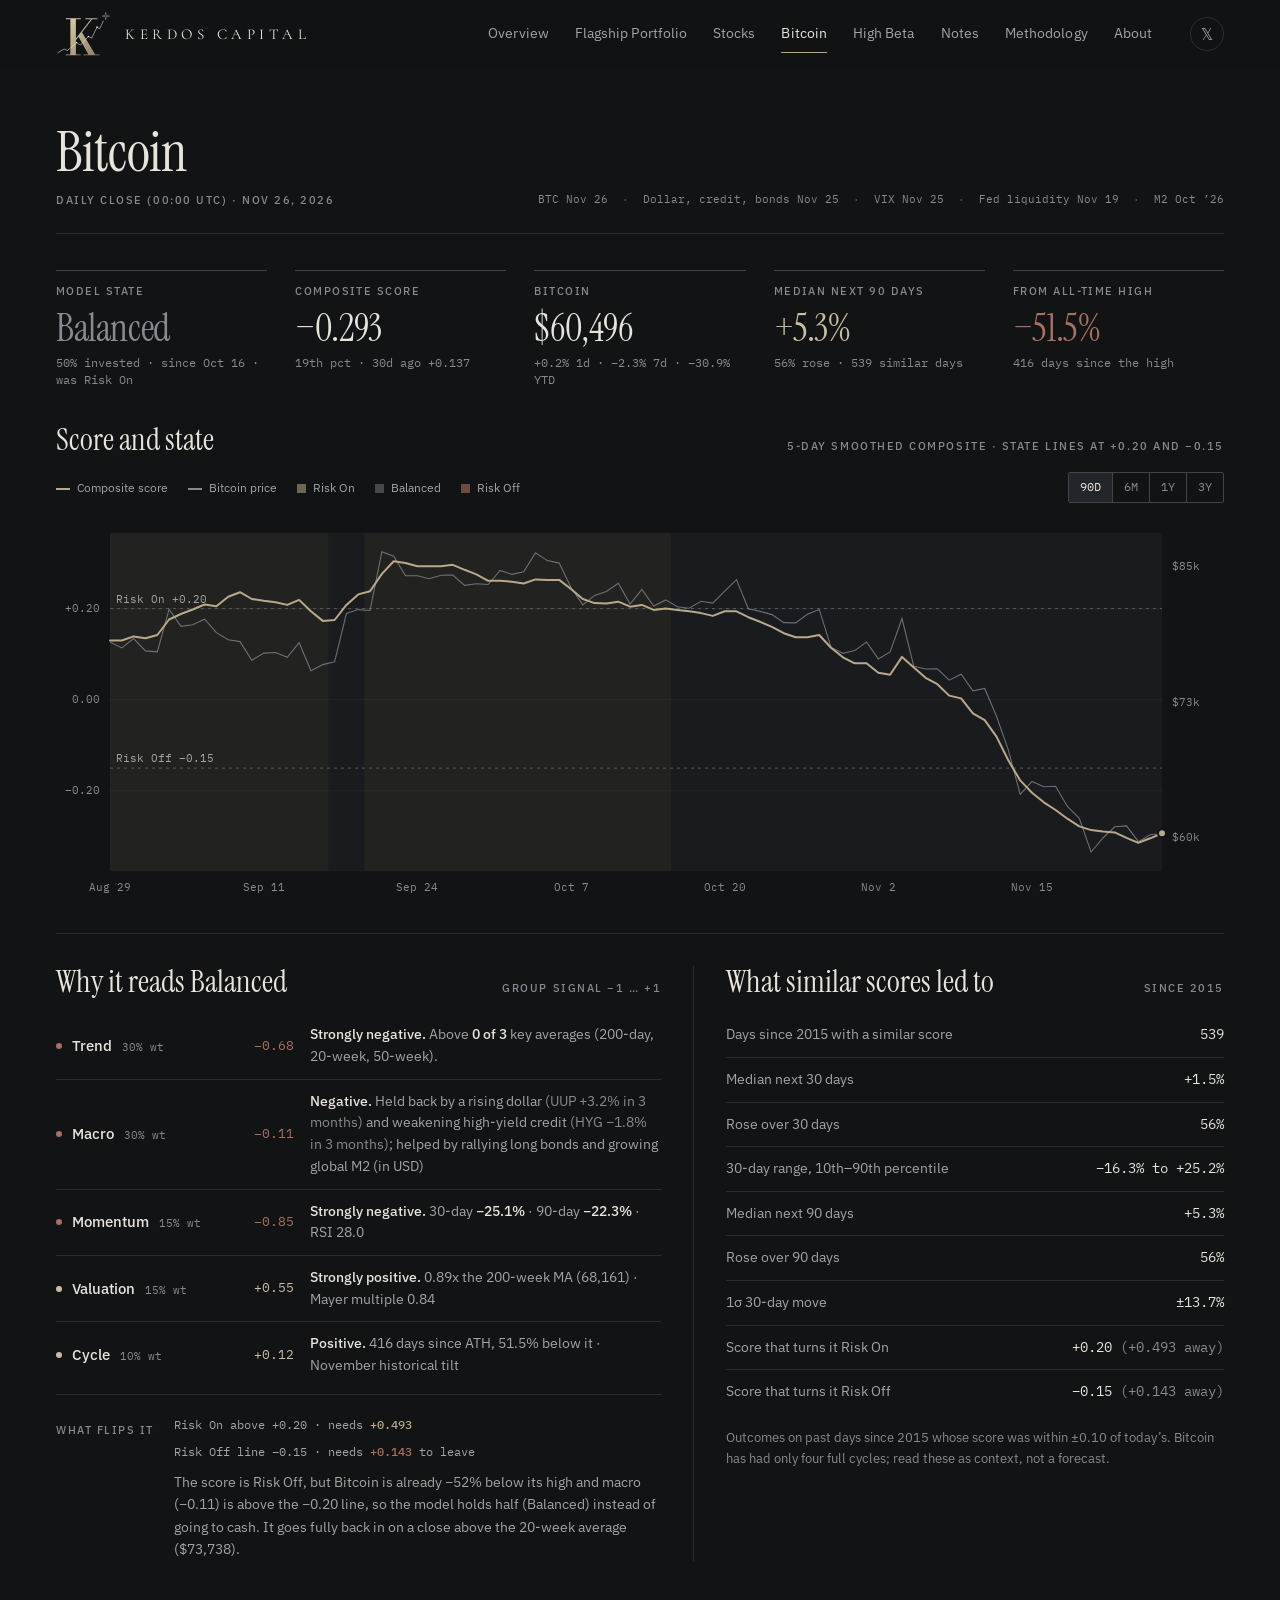
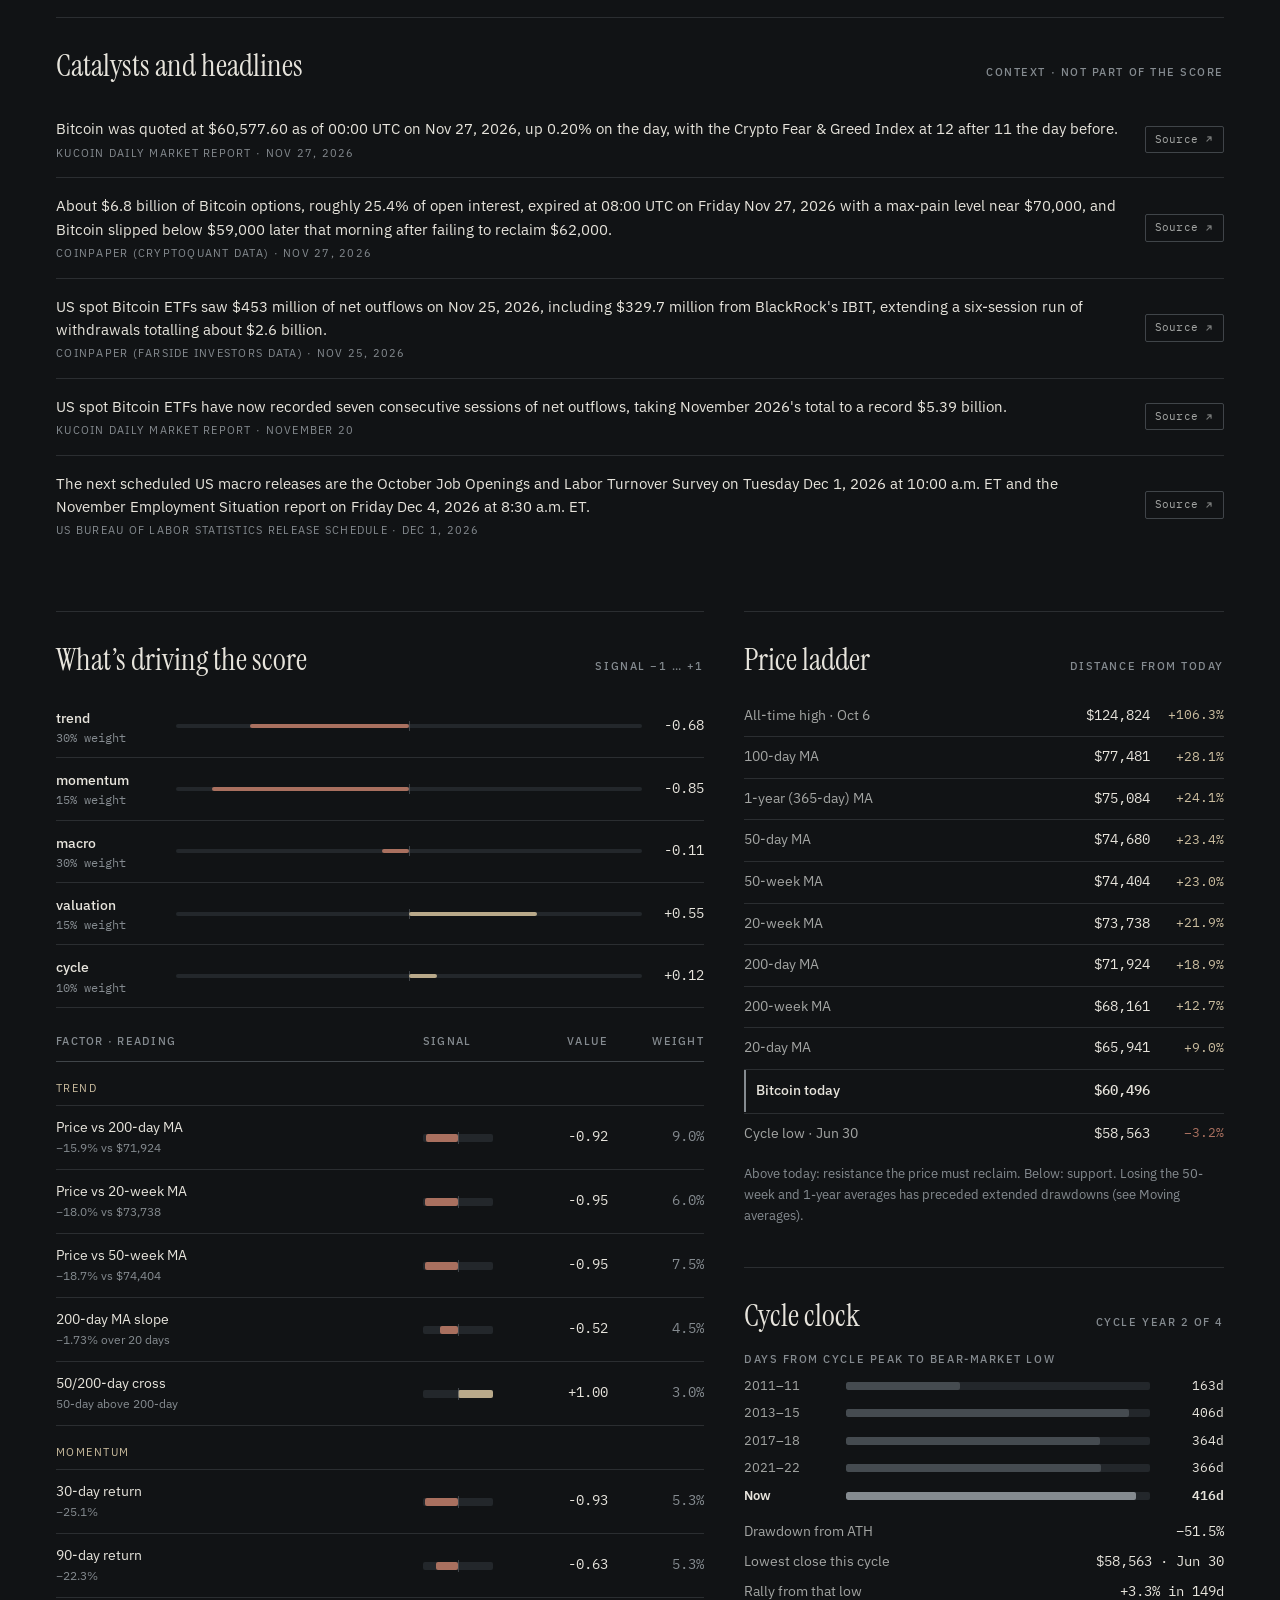
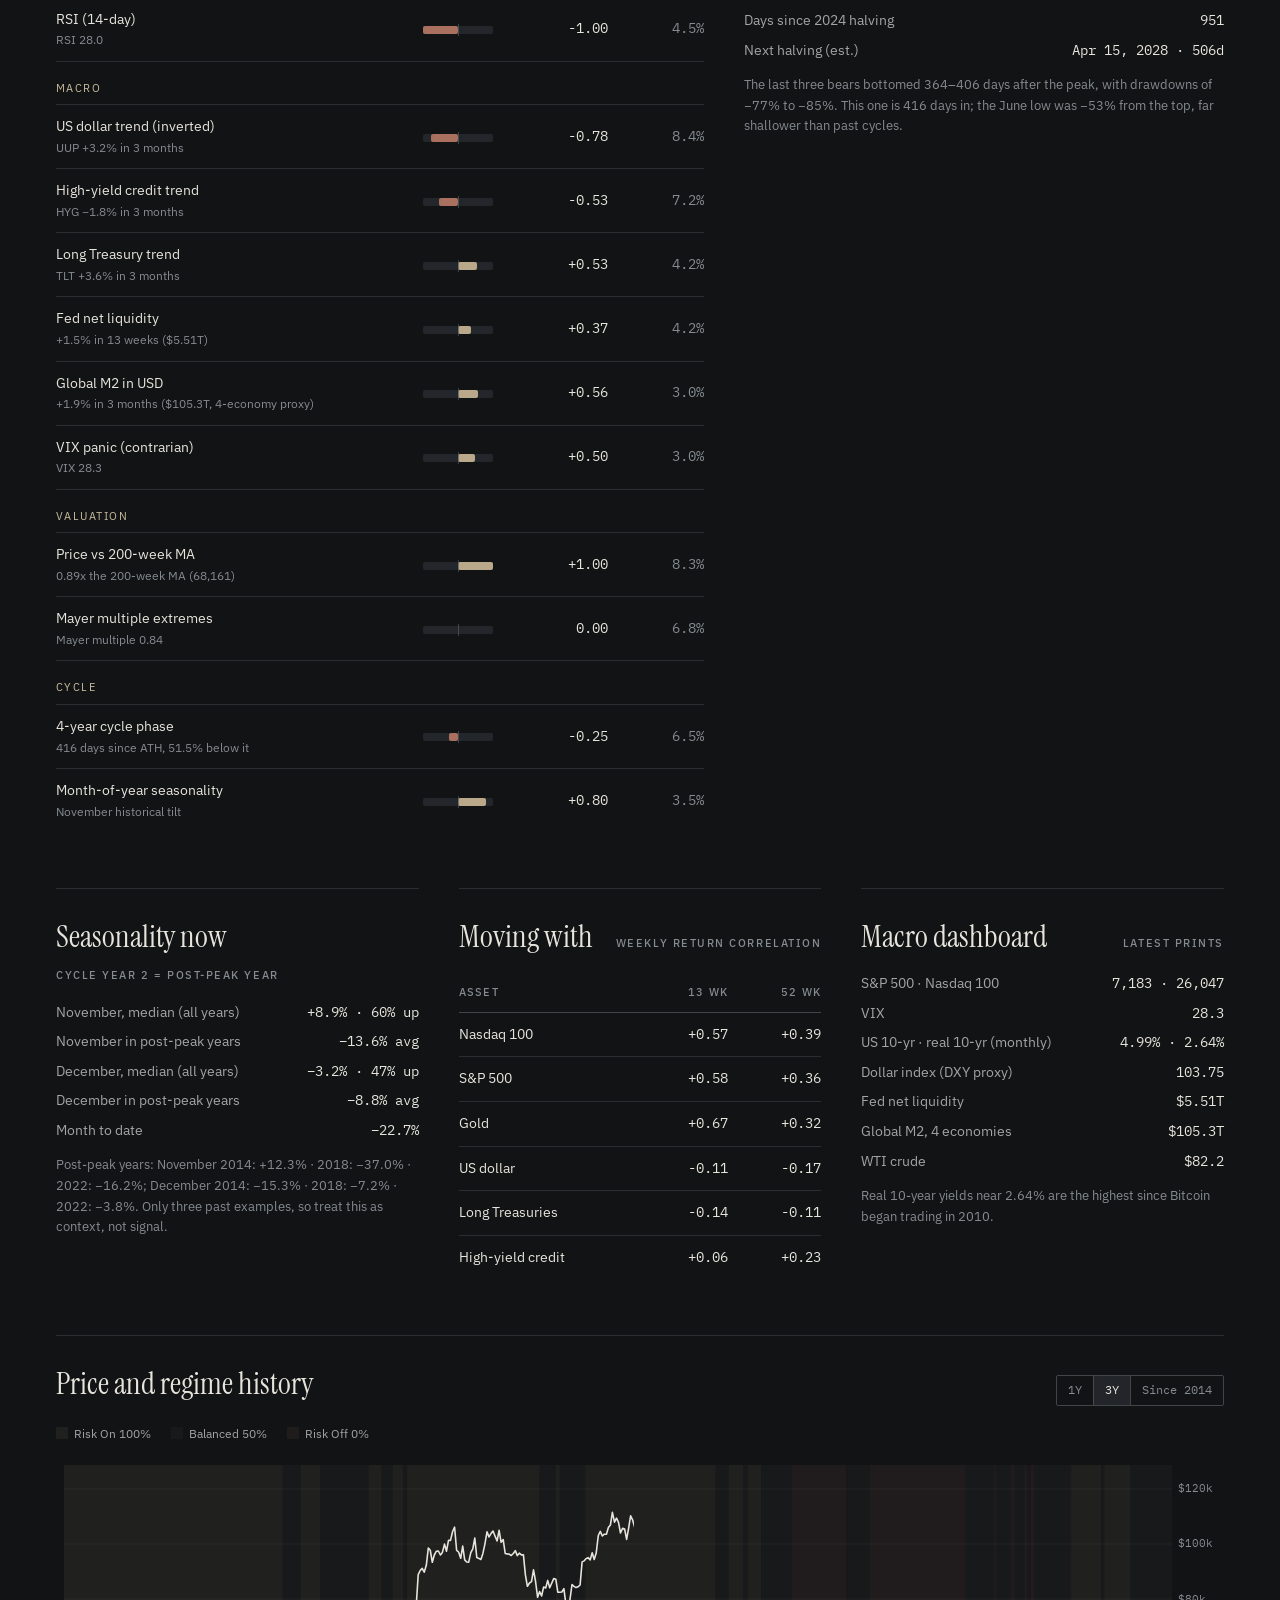
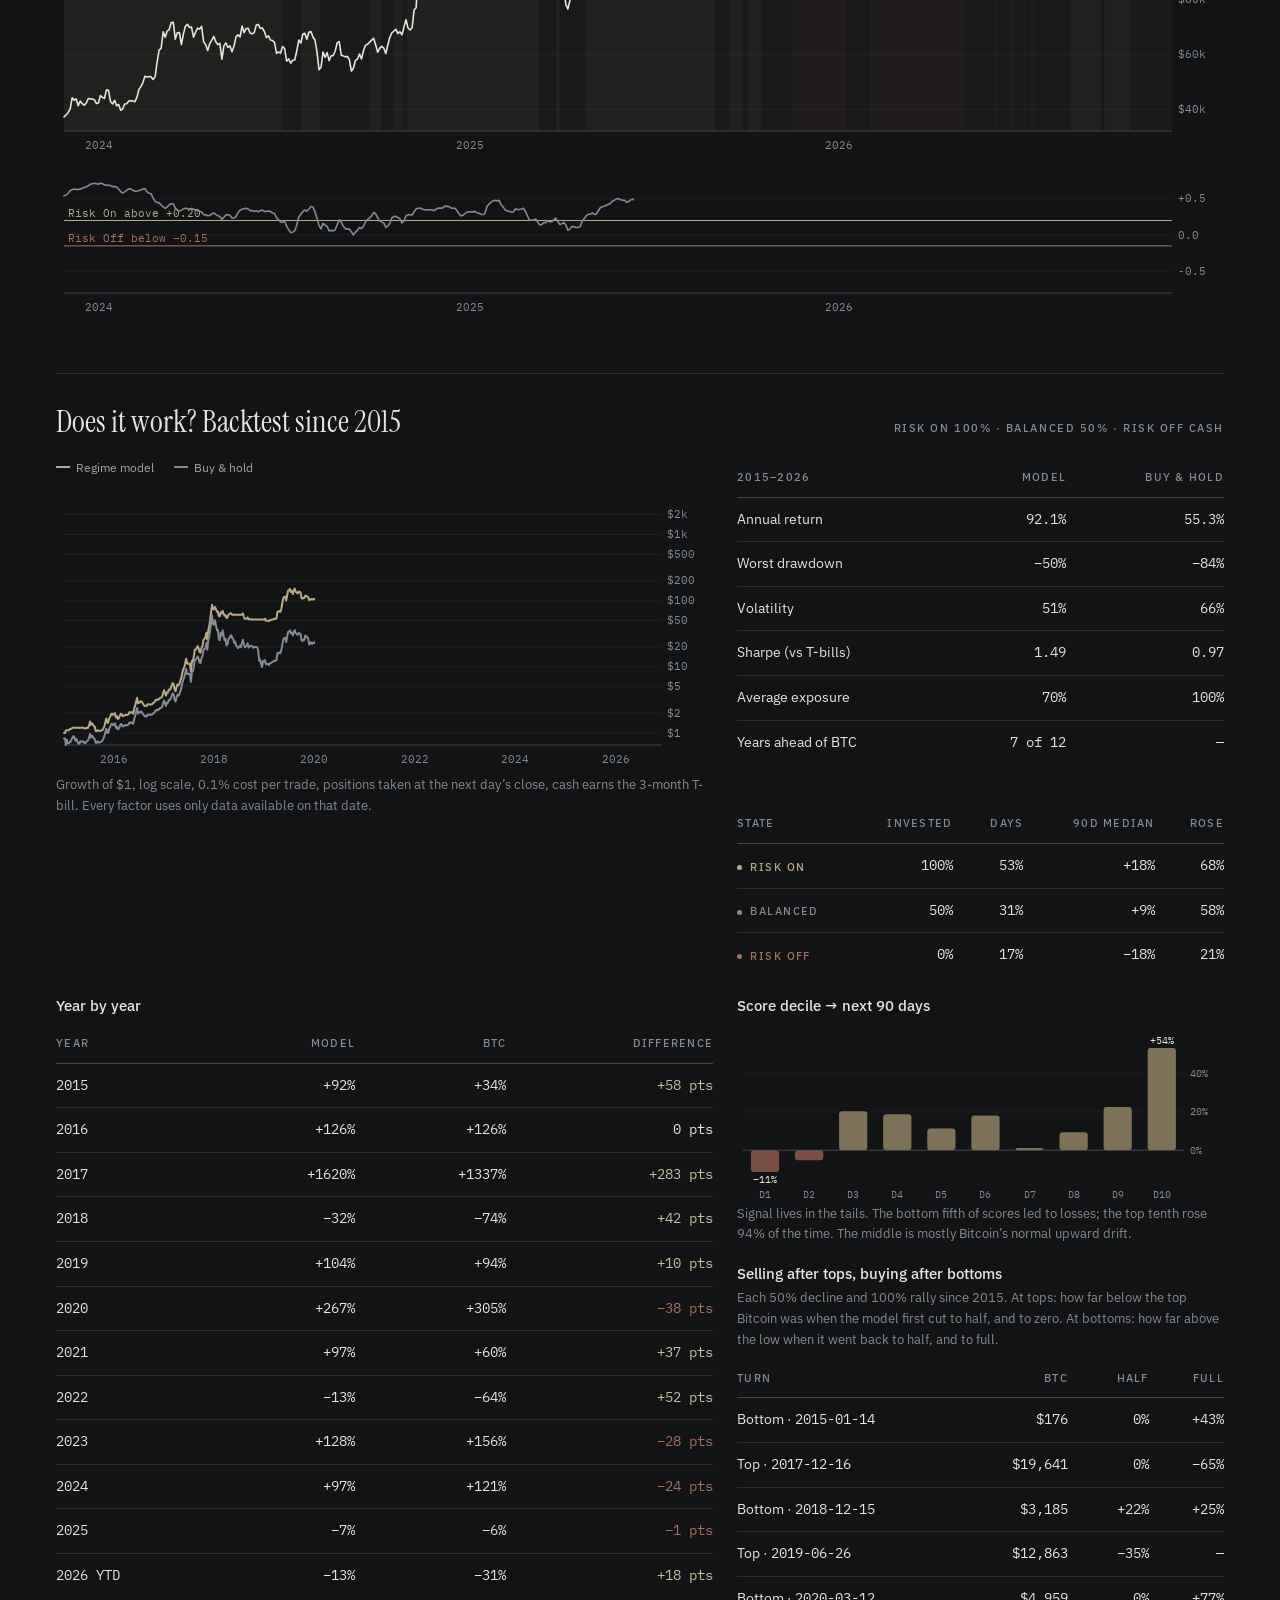
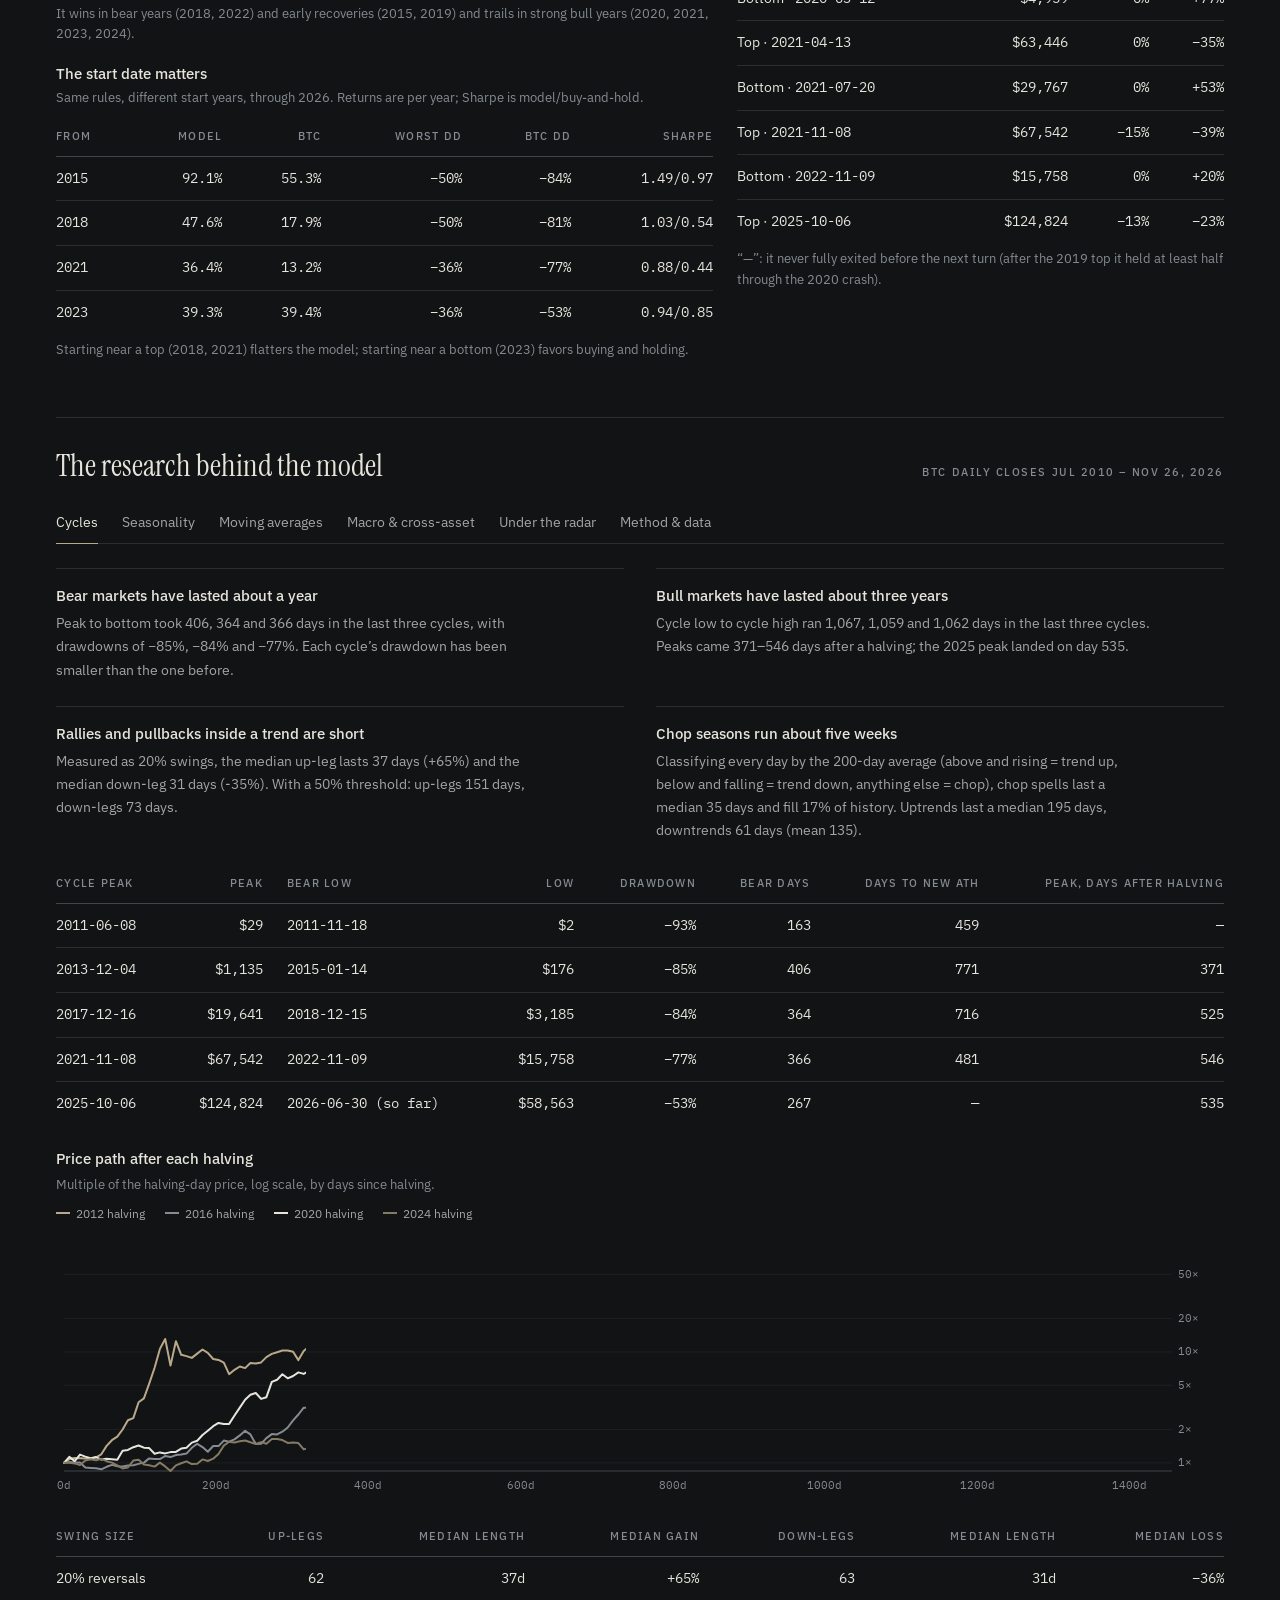
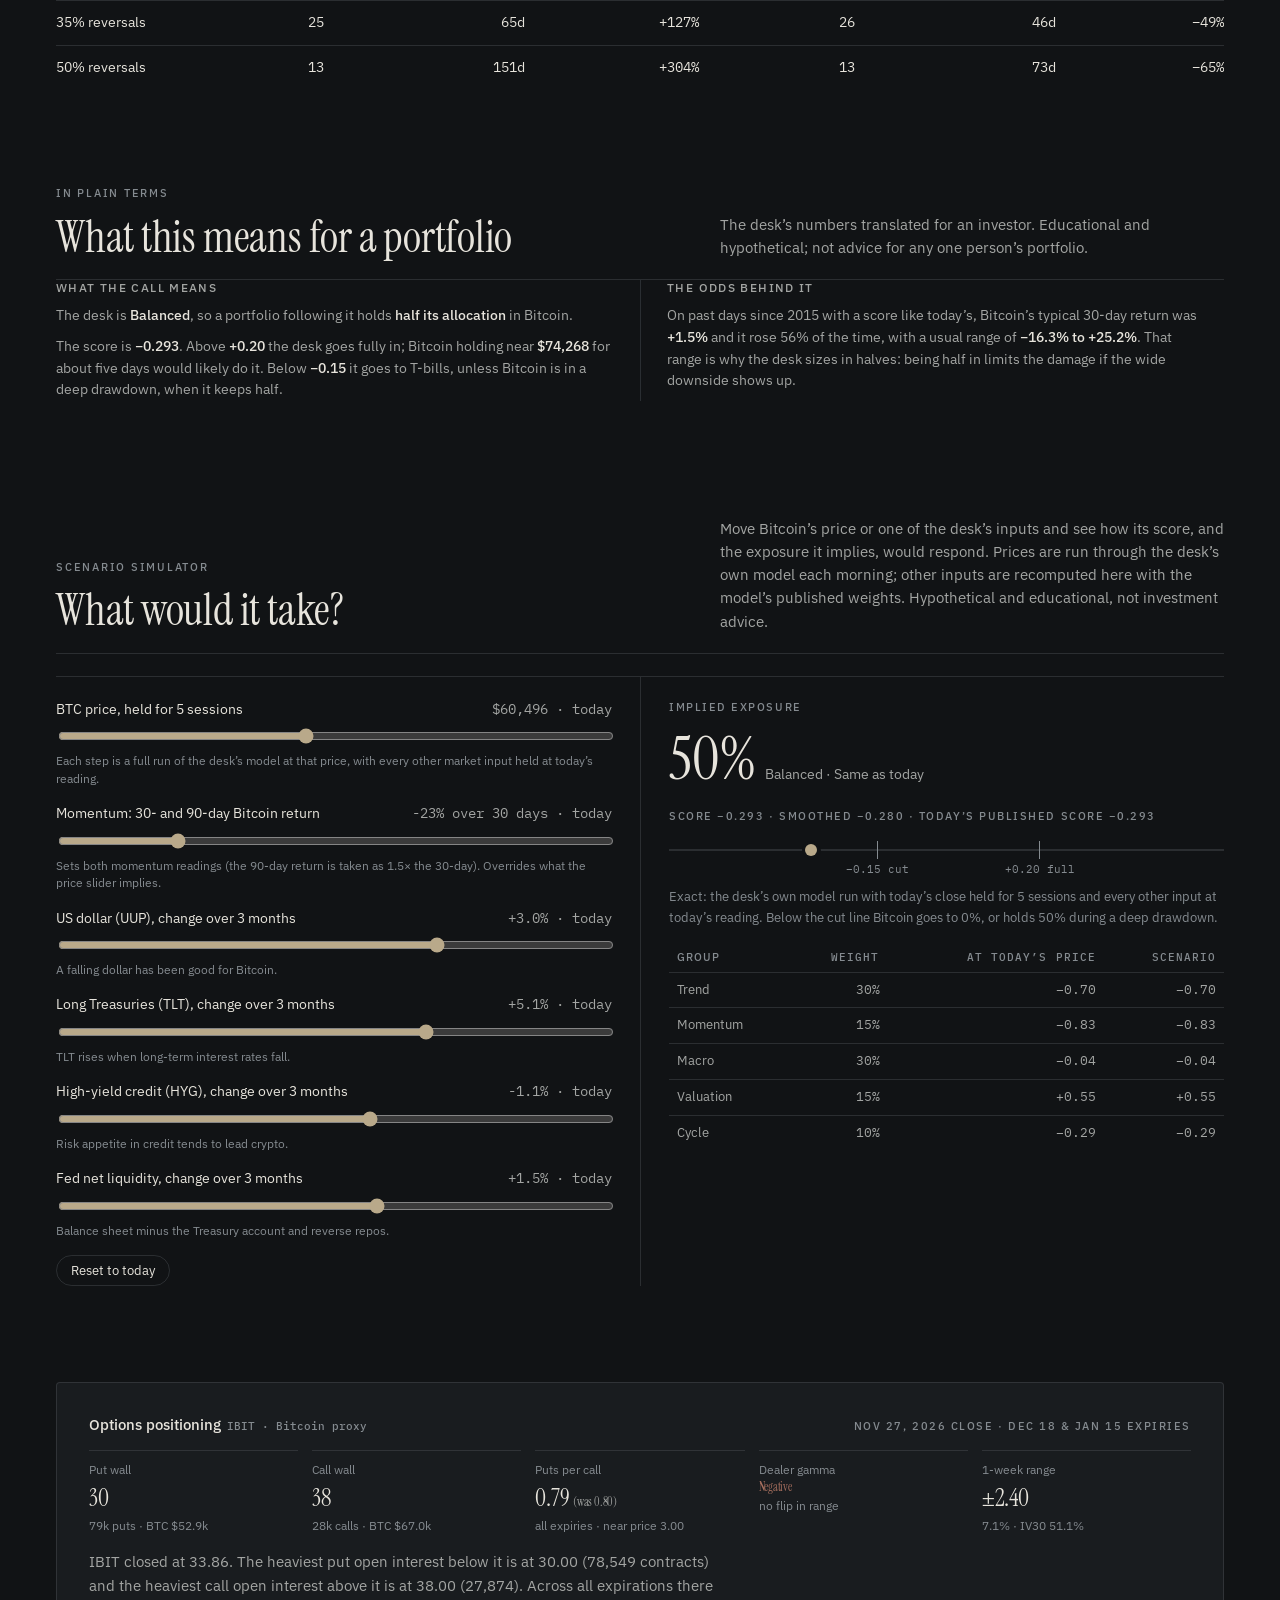
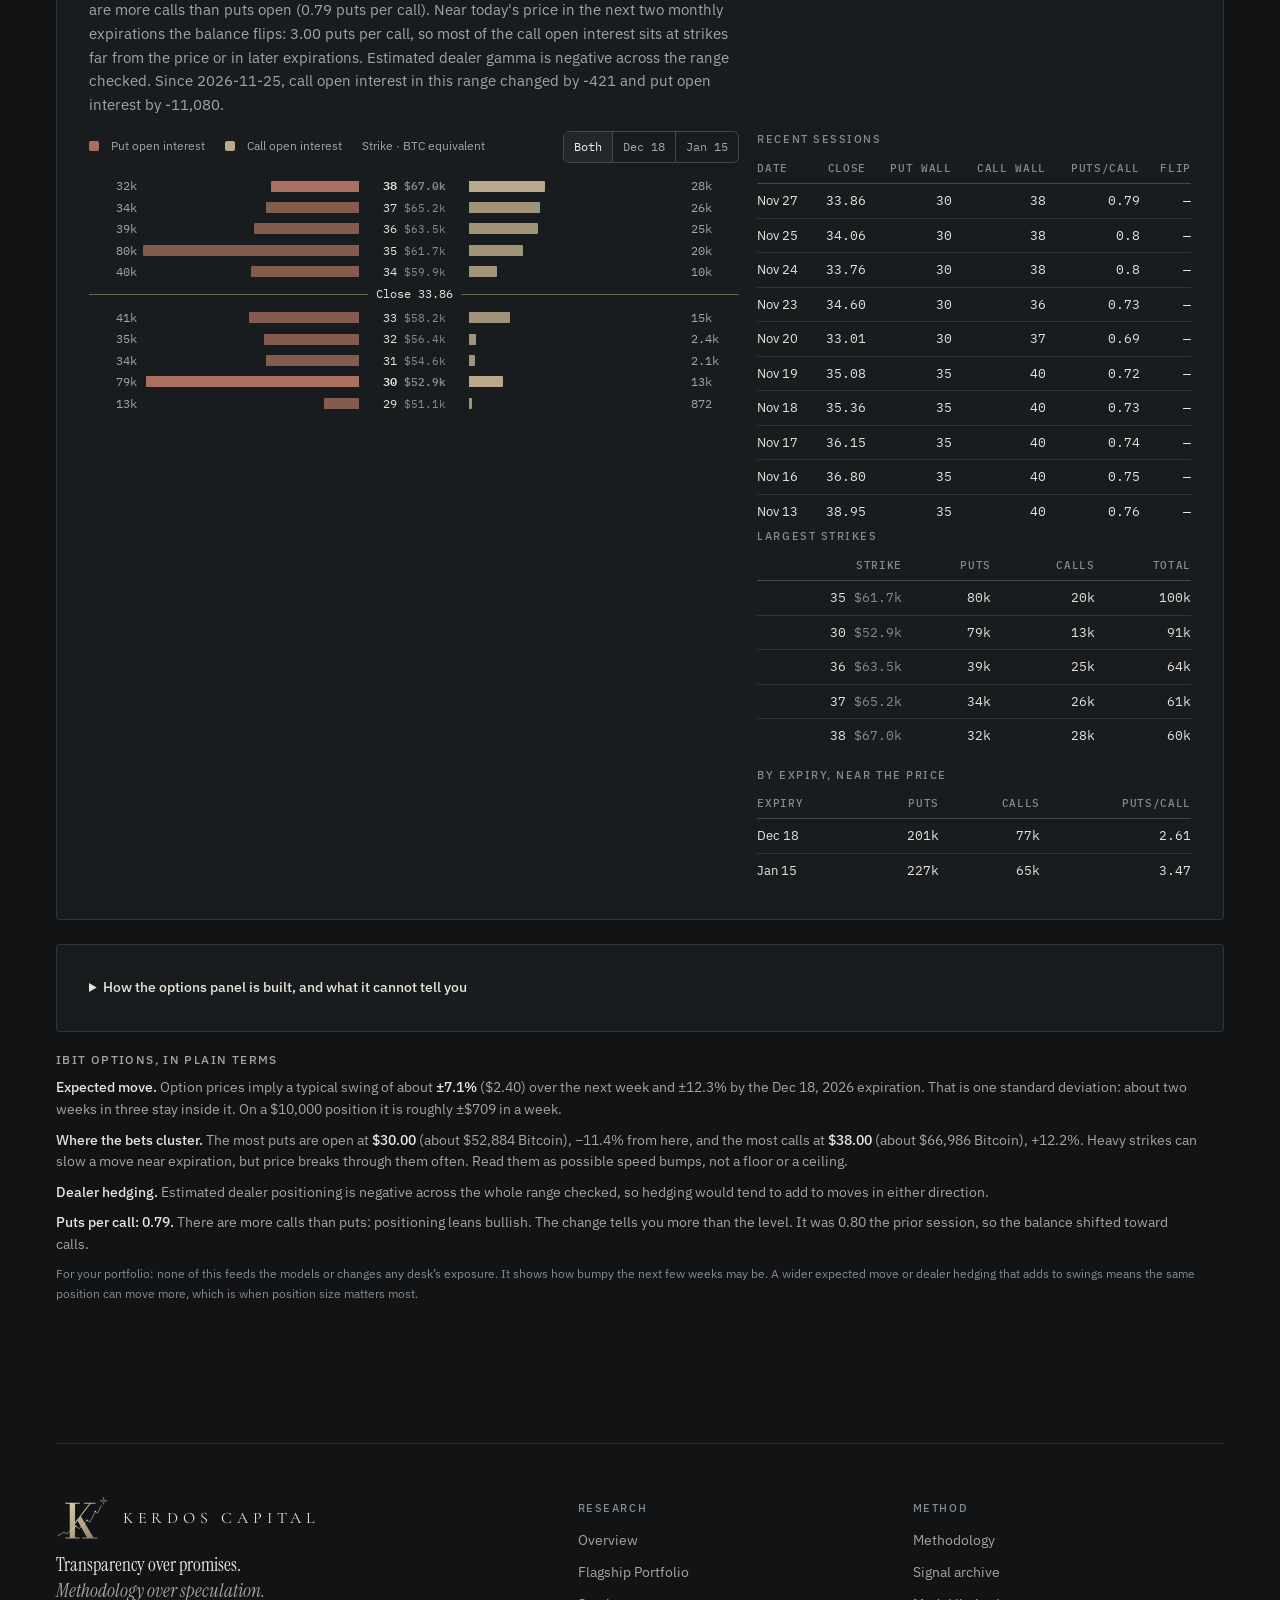
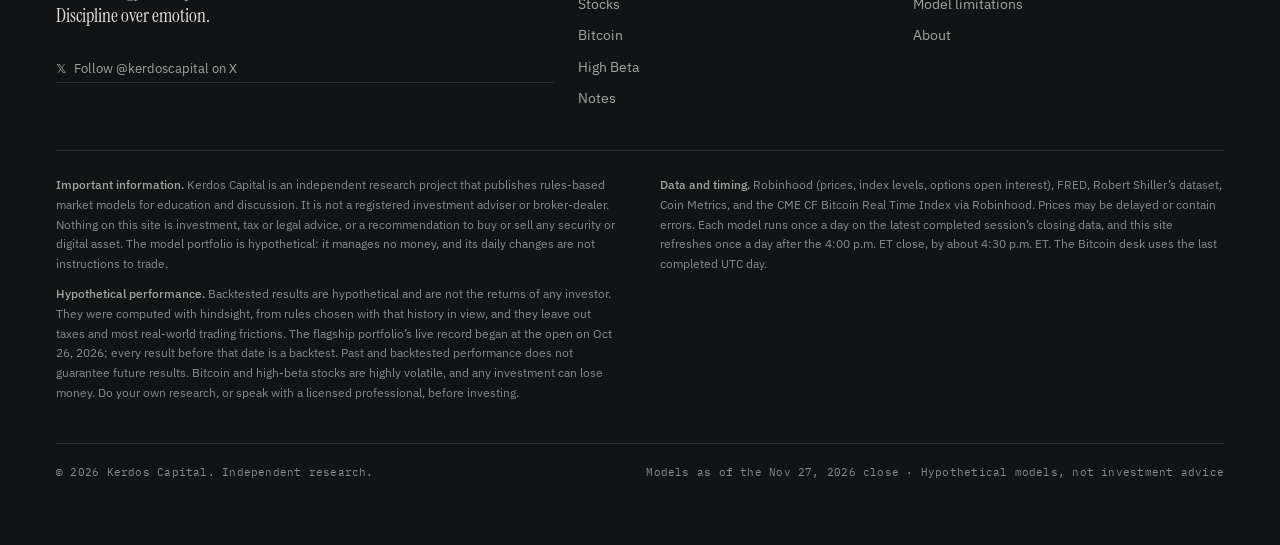
<file: bitcoin.html>
<!doctype html>
<html lang="en">
<head>
<meta charset="utf-8">
<meta name="viewport" content="width=device-width, initial-scale=1, viewport-fit=cover">
<style>:root{padding-top:env(safe-area-inset-top,0px);padding-bottom:env(safe-area-inset-bottom,0px)}html,body{margin:0}img{max-width:100%}[hidden]{display:none!important}</style>
<style id="pub-css">
.foot.pub{display:grid;justify-content:stretch;gap:18px;border-top:1px solid var(--line);padding-top:20px;font-size:.8rem;color:var(--muted)}
.foot.pub .ft{display:flex;flex-wrap:wrap;align-items:center;justify-content:space-between;gap:10px 24px}
.foot.pub .ft .wordmark{font-size:.72rem;letter-spacing:.32em;text-decoration:none}
.foot.pub .fl{display:flex;flex-wrap:wrap;gap:4px 16px}
.foot.pub .fl a{color:var(--ink2);text-decoration:none}
.foot.pub .fl a:hover{color:var(--white)}
.foot.pub .fl a:focus-visible{outline:2px solid var(--accent);outline-offset:2px}
.foot.pub .disc{display:grid;gap:8px;max-width:88ch;line-height:1.55}
.foot.pub .disc b{color:var(--ink2);font-weight:600}
.foot.pub .disc p{margin:0}
.hyp{display:inline-flex;align-items:center;gap:6px;font-family:var(--f-mono);font-size:.68rem;letter-spacing:.08em;text-transform:uppercase;color:var(--ink2);border:1px solid var(--line2);border-radius:999px;padding:3px 9px;white-space:nowrap}
</style>
<style id="ox-css">
.wrap,.sec{grid-template-columns:minmax(0,1fr)}
.ox{display:grid;gap:18px}
.ox .oxp{background:var(--surface);border:1px solid var(--line);border-radius:var(--r,6px);padding:18px;min-width:0;display:grid;gap:14px}
.ox .oxh{display:flex;flex-wrap:wrap;justify-content:space-between;align-items:baseline;gap:8px 16px}
.ox .oxh h2{font-size:1.25rem;font-weight:700;font-stretch:112%;letter-spacing:-.01em;margin:0}
.ox .oxh h2 small{font-size:.8rem;font-weight:500;color:var(--muted);font-stretch:100%;letter-spacing:0;margin-left:6px}
.ox .lab{font-family:var(--f-mono);font-size:.72rem;letter-spacing:.08em;text-transform:uppercase;color:var(--muted)}
.ox .stats{display:grid;grid-template-columns:repeat(5,minmax(0,1fr));gap:10px 14px}
@media (max-width:860px){.ox .stats{grid-template-columns:repeat(3,minmax(0,1fr))}}
@media (max-width:520px){.ox .stats{grid-template-columns:repeat(2,minmax(0,1fr))}}
.ox .st{border-top:1px solid var(--line);padding-top:8px;min-width:0}
.ox .st b{display:block;font-family:var(--f-mono);font-weight:600;font-size:1.05rem;font-variant-numeric:tabular-nums}
.ox .st span{display:block;font-size:.75rem;color:var(--muted)}
.ox .st i{font-style:normal;font-size:.72rem;color:var(--ink2)}
.ox .read{max-width:72ch;font-size:.95rem;color:var(--ink);margin:0}
.ox .seg{display:inline-flex;border:1px solid var(--line2);border-radius:6px;overflow:hidden}
.ox .seg button{font:inherit;font-size:.78rem;font-family:var(--f-mono);background:transparent;color:var(--ink2);border:0;padding:5px 10px;cursor:pointer}
.ox .seg button[aria-pressed="true"]{background:var(--sunk);color:var(--white)}
.ox .seg button:focus-visible{outline:2px solid var(--accent);outline-offset:-2px}
.ox .lad{display:grid;gap:2px;font-family:var(--f-mono);font-size:.76rem;font-variant-numeric:tabular-nums}
.ox .row{display:grid;grid-template-columns:52px minmax(0,1fr) 62px minmax(0,1fr) 52px;align-items:center;gap:6px;min-height:17px}
.ox.btc .row{grid-template-columns:48px minmax(0,1fr) 98px minmax(0,1fr) 48px}
.ox .row .pv{text-align:right;color:var(--ink2)} .ox .row .cv{color:var(--ink2)}
.ox .row .pb,.ox .row .cb{height:11px;position:relative}
.ox .row .pb span{position:absolute;right:0;top:0;bottom:0;background:var(--bear);border-radius:2px 0 0 2px;opacity:.85}
.ox .row .cb span{position:absolute;left:0;top:0;bottom:0;background:var(--bull);border-radius:0 2px 2px 0;opacity:.85}
.ox .row .k{text-align:center;color:var(--ink);white-space:nowrap}
.ox .row .k small{color:var(--muted);font-size:.68rem}
.ox .row.wall .k{color:var(--white);font-weight:600}
.ox .row.wall .pb span,.ox .row.wall .cb span{opacity:1}
.ox .spot{display:grid;grid-template-columns:minmax(0,1fr) auto minmax(0,1fr);align-items:center;gap:8px;color:var(--white);font-size:.72rem;margin:2px 0}
.ox .spot::before,.ox .spot::after{content:"";height:1px;background:var(--line2)}
.ox .legend{display:flex;flex-wrap:wrap;gap:6px 16px;font-size:.78rem;color:var(--ink2);align-items:center}
.ox .legend i{display:inline-block;width:10px;height:10px;border-radius:2px;margin-right:6px;vertical-align:-1px}
.ox details{font-size:.85rem;color:var(--ink2)} .ox details p{margin:.5em 0 0;max-width:80ch}
.ox summary{cursor:pointer;color:var(--ink2)} .ox summary:focus-visible{outline:2px solid var(--accent);outline-offset:2px}
.ox .twocol{display:grid;grid-template-columns:minmax(0,1.5fr) minmax(0,1fr);gap:18px;align-items:start}
@media (max-width:900px){.ox .twocol{grid-template-columns:minmax(0,1fr)}}
.ox table{border-collapse:collapse;width:100%;font-size:.84rem}
.ox th{font-family:var(--f-mono);font-weight:500;font-size:.68rem;letter-spacing:.06em;text-transform:uppercase;color:var(--muted);text-align:left;padding:6px 8px;border-bottom:1px solid var(--line2);white-space:nowrap}
.ox td{padding:6px 8px;border-bottom:1px solid var(--line);white-space:nowrap}
.ox td.n,.ox th.n{text-align:right;font-family:var(--f-mono);font-variant-numeric:tabular-nums}
.ox .tw{overflow-x:auto;-webkit-overflow-scrolling:touch}
.ox .pos{color:var(--bull)} .ox .neg{color:var(--bear)}
.ox .err{color:var(--bear)}
.ox a.oxl{color:var(--accent);text-decoration:none;font-weight:600} .ox a.oxl:hover{text-decoration:underline}
</style>
<meta charset="utf-8">
<title>Bitcoin Desk · Kerdos Capital</title>
<meta name="description" content="Daily regime model for Bitcoin: trend, momentum and macro signals, with a backtest since 2015.">
<meta name="claude:viewport-fit-sides" content="cover">
<link rel="preconnect" href="https://fonts.googleapis.com">
<link rel="preconnect" href="https://fonts.gstatic.com" crossorigin>
<link rel="stylesheet" href="https://fonts.googleapis.com/css2?family=IBM+Plex+Mono:wght@400;500&family=IBM+Plex+Sans:ital,wght@0,400;0,500;0,600;1,400&family=Instrument+Serif:ital@0;1&family=Cormorant+Garamond:wght@500;600&display=swap">
<style>
/* Layout: a morning desk sheet. Verdict strip first, then the evidence (factors, levels, cycle clock), then the charts, then the research in tabs. */
/* Kerdos Capital. Deep navy ground, lavender for up, red for down.
   Everything else is grey. One dark look by design. */
:root{
  --bg:#131621; --surface:#171b26; --sunk:#1e2230; --ink:#d1d4dc; --ink2:#a9adb8; --muted:#7a7e8a; --line:#242835; --line2:#323745; --white:#ffffff;
  --accent:#a58ee4; --accent-ink:#131621;
  --bull:#a58ee4; --bull-bg:#221f33; --rec:#a58ee4; --rec-bg:#1e2230; --neut:#d1d4dc; --neut-bg:#1e2230; --corr:#9aa0ae; --corr-bg:#1e2230; --bear:#ef5a62; --bear-bg:#2a1d25;
  --band-bull:rgba(165,142,228,.12); --band-rec:rgba(165,142,228,.20); --band-neut:rgba(0,0,0,0); --band-corr:rgba(154,160,174,.10); --band-bear:rgba(239,90,98,.14);
  --s1:#a58ee4; --s2:#8a8e9a; --s3:#d1d4dc; --s4:#6d5ba6;
  --pos:#8d72c8; --neg:#d34f58; --mid:#20242f;
  --f-display:"Archivo","Helvetica Neue",Arial,sans-serif; --f-body:"Archivo","Helvetica Neue",Arial,sans-serif; --f-mono:"IBM Plex Mono",ui-monospace,"SFMono-Regular",Menlo,monospace;
  --r:6px;
  color-scheme:dark;
}
body{background:var(--bg);color:var(--ink);font-family:var(--f-body);font-size:15px;line-height:1.5;-webkit-font-smoothing:antialiased}
.wrap{max-width:1180px;margin:0 auto;padding-left:max(16px,env(safe-area-inset-left,0px));padding-right:max(16px,env(safe-area-inset-right,0px));padding-block:20px 64px;display:grid;gap:18px}
h1,h2,h3{font-family:var(--f-display);text-wrap:balance;margin:0;line-height:1.15}
h2{font-size:1.25rem;font-weight:700;font-stretch:112%;letter-spacing:-.01em}
h3{font-size:1rem;font-weight:650}
p{margin:0}
.mono,.num{font-family:var(--f-mono);font-variant-numeric:tabular-nums}
.label{font-family:var(--f-mono);font-size:.72rem;letter-spacing:.08em;text-transform:uppercase;color:var(--muted)}
.muted{color:var(--muted)} .ink2{color:var(--ink2)}
a{color:var(--accent)}
/* masthead */
.mast{display:flex;flex-wrap:wrap;align-items:center;justify-content:space-between;gap:10px 24px;border-bottom:1px solid var(--line);padding-bottom:14px}
.brand{display:flex;flex-wrap:wrap;align-items:center;gap:6px 18px;min-width:0}
.wordmark{font-family:var(--f-display);font-weight:600;font-stretch:115%;font-size:1rem;letter-spacing:.36em;text-transform:uppercase;color:var(--white);white-space:nowrap;line-height:1;text-decoration:none}
.wordmark span{font-weight:400;color:var(--ink2)}
.vrule{width:1px;height:30px;background:var(--line2)}
.brand h1{font-size:1rem;font-weight:600;letter-spacing:0;line-height:1.2;color:var(--ink)}
.brand .label{margin-top:2px}
@media (max-width:560px){.vrule{display:none}.brand{flex-direction:column;align-items:flex-start}}
.mast .meta{display:flex;flex-wrap:wrap;gap:6px 14px;font-size:.8rem;color:var(--ink2)}
.foot{display:flex;flex-wrap:wrap;align-items:center;justify-content:space-between;gap:10px 24px;border-top:1px solid var(--line);padding-top:14px;font-size:.78rem;color:var(--muted)}
.foot .wordmark{font-size:.72rem;letter-spacing:.32em}
/* panels */
.panel{background:var(--surface);border:1px solid var(--line);border-radius:var(--r);padding:18px;min-width:0}
.grid2{display:grid;grid-template-columns:minmax(0,1.35fr) minmax(0,1fr);gap:18px}
.grid3{display:grid;grid-template-columns:repeat(3,minmax(0,1fr));gap:18px}
@media (max-width:900px){.grid2,.grid3{grid-template-columns:minmax(0,1fr)}}
.phead{display:flex;justify-content:space-between;align-items:baseline;gap:12px;flex-wrap:wrap;margin-bottom:12px}
/* verdict */
.verdict{display:grid;grid-template-columns:minmax(0,1fr) minmax(0,1.1fr);gap:26px;padding:22px}
@media (max-width:820px){.verdict{grid-template-columns:minmax(0,1fr)}}
.callrow{display:flex;align-items:center;flex-wrap:wrap;gap:14px}
.pill{display:inline-flex;align-items:center;gap:8px;border-radius:999px;padding:4px 12px 4px 10px;font-weight:650;font-size:.85rem}
.pill::before{content:"";width:8px;height:8px;border-radius:50%;background:currentColor}
.pill.Bullish{background:var(--bull-bg);color:var(--bull)} .pill.Neutral{background:var(--neut-bg);color:var(--neut)} .pill.Bearish{background:var(--bear-bg);color:var(--bear)} .pill.Correction{background:var(--corr-bg);color:var(--corr)} .pill.Recovery{background:var(--rec-bg);color:var(--rec)}
.call{font-family:var(--f-display);font-weight:800;font-stretch:125%;font-size:clamp(2.6rem,7vw,4rem);line-height:1;letter-spacing:-.03em}
.call.Bullish{color:var(--bull)} .call.Neutral{color:var(--neut)} .call.Bearish{color:var(--bear)} .call.Correction{color:var(--corr)} .call.Recovery{color:var(--rec)}
.since{font-size:.9rem;color:var(--ink2)}
.price{display:flex;flex-wrap:wrap;gap:6px 18px;align-items:baseline;margin-top:14px}
.price .big{font-family:var(--f-display);font-weight:700;font-stretch:110%;font-size:1.9rem}
.chg{font-family:var(--f-mono);font-size:.85rem}
.up{color:var(--bull)} .dn{color:var(--bear)}
.narr{margin-top:14px;font-size:.98rem;max-width:62ch;color:var(--ink)}
.gauge{margin-top:4px}
.gauge svg{width:100%;height:auto;display:block}
.gauge .ax{font-family:var(--f-mono);font-size:10.5px;fill:var(--muted)}
.statrow{display:grid;grid-template-columns:repeat(4,minmax(0,1fr));gap:10px;margin-top:14px}
@media (max-width:520px){.statrow{grid-template-columns:repeat(2,minmax(0,1fr))}}
.stat{border-top:1px solid var(--line);padding-top:8px}
.stat b{display:block;font-family:var(--f-mono);font-weight:600;font-size:1.05rem}
.stat span{font-size:.75rem;color:var(--muted)}
/* group meters + factor table */
.meter{display:grid;grid-template-columns:110px minmax(0,1fr) 52px;align-items:center;gap:10px;padding:6px 0;border-bottom:1px solid var(--line)}
.meter:last-child{border-bottom:0}
.meter .nm{font-weight:600;font-size:.9rem;text-transform:capitalize}
.meter .nm small{display:block;font-weight:400;color:var(--muted);font-size:.72rem;font-family:var(--f-mono)}
.track{position:relative;height:10px;background:var(--sunk);border-radius:5px}
.track .zero{position:absolute;left:50%;top:-3px;bottom:-3px;width:1px;background:var(--line2)}
.track .bar{position:absolute;top:0;bottom:0;border-radius:5px}
.track .bar.p{background:var(--bull)} .track .bar.n{background:var(--bear)}
.meter .v{font-family:var(--f-mono);font-size:.85rem;text-align:right}
.tblwrap{overflow-x:auto;-webkit-overflow-scrolling:touch}
table{border-collapse:collapse;width:100%;font-size:.86rem}
th{font-family:var(--f-mono);font-weight:500;font-size:.7rem;letter-spacing:.06em;text-transform:uppercase;color:var(--muted);text-align:left;padding:6px 8px;border-bottom:1px solid var(--line2);white-space:nowrap}
td{padding:6px 8px;border-bottom:1px solid var(--line);vertical-align:middle}
td.n,th.n{text-align:right;font-family:var(--f-mono);font-variant-numeric:tabular-nums;white-space:nowrap}
tr.grp td{background:var(--sunk);font-family:var(--f-mono);font-size:.7rem;letter-spacing:.07em;text-transform:uppercase;color:var(--ink2);padding:4px 8px}
.sig{display:inline-block;width:70px;height:8px;background:var(--sunk);border-radius:4px;position:relative;vertical-align:middle}
.sig i{position:absolute;top:0;bottom:0;border-radius:4px}
.sig::after{content:"";position:absolute;left:50%;top:-2px;bottom:-2px;width:1px;background:var(--line2)}
/* ladder */
.ladder{display:grid;gap:0}
.rung{display:grid;grid-template-columns:minmax(0,1fr) auto 64px;gap:10px;align-items:center;padding:5px 0;border-bottom:1px dashed transparent;font-size:.88rem}
.rung + .rung{border-top:1px solid var(--line)}
.rung.now{background:var(--sunk);border-radius:4px;padding:7px 8px;margin:2px -8px;font-weight:650}
.rung.now + .rung{border-top:0}
.rung .px{font-family:var(--f-mono)}
.rung .d{font-family:var(--f-mono);text-align:right;font-size:.8rem}
/* cycle clock bars */
.cbar{display:grid;grid-template-columns:92px minmax(0,1fr) 64px;gap:10px;align-items:center;font-size:.84rem;padding:3px 0}
.cbar .t{height:12px;background:var(--sunk);border-radius:3px;position:relative;overflow:hidden}
.cbar .t i{position:absolute;left:0;top:0;bottom:0;background:var(--line2);border-radius:3px}
.cbar.cur .t i{background:var(--accent)}
.cbar .n{font-family:var(--f-mono);text-align:right}
.kv{display:grid;grid-template-columns:minmax(0,1fr) auto;gap:4px 12px;font-size:.88rem}
.kv dt{color:var(--ink2)} .kv dd{margin:0;font-family:var(--f-mono);text-align:right}
/* charts */
.chart{position:relative;width:100%;min-width:0}
.chart svg{display:block;width:100%;height:auto;overflow:visible}
.chart .ax{font-family:var(--f-mono);font-size:10.5px;fill:var(--muted)}
.chart .grid{stroke:var(--line);stroke-width:1}
.chart .base{stroke:var(--line2);stroke-width:1}
.tip{position:absolute;pointer-events:none;background:var(--surface);border:1px solid var(--line2);border-radius:6px;padding:7px 9px;font-size:.78rem;box-shadow:0 6px 18px rgba(0,0,0,.12);white-space:nowrap;z-index:5;min-width:120px}
.tip .h{font-family:var(--f-mono);color:var(--muted);font-size:.72rem;margin-bottom:3px}
.tip .r{display:flex;gap:8px;align-items:center;justify-content:space-between}
.tip .r i{width:8px;height:8px;border-radius:50%;display:inline-block;margin-right:6px}
.legend{display:flex;flex-wrap:wrap;gap:6px 16px;font-size:.8rem;color:var(--ink2);margin-bottom:6px}
.legend span{display:inline-flex;align-items:center;gap:6px}
.legend i{width:14px;height:3px;border-radius:2px;display:inline-block}
.legend i.sw{width:12px;height:12px;border-radius:3px}
.seg{display:inline-flex;border:1px solid var(--line2);border-radius:6px;overflow:hidden}
.seg button{font:inherit;font-family:var(--f-mono);font-size:.75rem;background:transparent;color:var(--ink2);border:0;padding:5px 10px;cursor:pointer}
.seg button + button{border-left:1px solid var(--line2)}
.seg button[aria-pressed="true"]{background:var(--accent);color:var(--accent-ink)}
button:focus-visible,.tabs button:focus-visible{outline:2px solid var(--accent);outline-offset:2px}
/* tabs */
.tabs{display:flex;gap:4px;flex-wrap:wrap;border-bottom:1px solid var(--line2);margin:-4px 0 16px}
.tabs button{font:inherit;font-weight:600;font-size:.9rem;background:none;border:0;border-bottom:2px solid transparent;color:var(--ink2);padding:8px 10px;cursor:pointer;margin-bottom:-1px}
.tabs button[aria-selected="true"]{color:var(--ink);border-bottom-color:var(--accent)}
.tabpane{display:grid;gap:22px}
.find{display:grid;gap:14px;grid-template-columns:repeat(2,minmax(0,1fr))}
@media (max-width:760px){.find{grid-template-columns:minmax(0,1fr)}}
.finding{border-top:1px solid var(--line2);padding-top:10px;display:grid;gap:6px;align-content:start}
.finding h3{font-size:1rem}
.finding p{font-size:.9rem;color:var(--ink2);max-width:62ch}
.finding .fig{font-family:var(--f-mono);font-size:.8rem;color:var(--ink)}
.note{font-size:.8rem;color:var(--muted);max-width:80ch}
.heat td{text-align:center;font-family:var(--f-mono);font-size:.76rem;padding:6px 4px;border:2px solid var(--surface);border-radius:4px}
.heat th{text-align:center}
.chips{display:flex;flex-wrap:wrap;gap:6px}
.chip{font-family:var(--f-mono);font-size:.72rem;border:1px solid var(--line2);border-radius:999px;padding:2px 8px;color:var(--ink2)}
.chip.live{border-color:var(--accent);color:var(--accent)}
.icrow{display:grid;grid-template-columns:minmax(0,1.6fr) minmax(0,2fr) 54px;gap:10px;align-items:center;font-size:.84rem;padding:4px 0;border-bottom:1px solid var(--line)}
.icrow .t{position:relative;height:10px}
.icrow .t::before{content:"";position:absolute;left:50%;top:-3px;bottom:-3px;width:1px;background:var(--line2)}
.icrow .t i{position:absolute;top:0;bottom:0;border-radius:3px}
.icrow .nm small{color:var(--muted);font-family:var(--f-mono);font-size:.68rem;margin-left:6px}
.prose{display:grid;gap:10px;max-width:72ch;font-size:.93rem}
.prose ul{margin:0;padding-left:1.1em;display:grid;gap:6px}
.loading{padding:40px 0;text-align:center;color:var(--muted)}
.notes{margin:0;padding-left:1.1em;display:grid;gap:8px;font-size:.92rem;max-width:90ch}
.notes a{font-size:.8rem;white-space:nowrap}
.err{color:var(--bear)}
@media (prefers-reduced-motion: reduce){*{transition:none!important;animation:none!important}}
.expo{display:flex;flex-wrap:wrap;align-items:baseline;gap:6px 14px;margin-top:10px;font-size:.92rem}
.expo b{font-family:var(--f-mono);font-size:1.05rem}
.ladder4{display:grid;grid-template-columns:repeat(auto-fit,minmax(92px,1fr));gap:8px;margin-top:12px}
.ladder4 div{border-radius:8px;padding:8px 10px;font-size:.78rem;line-height:1.35;border:1px solid var(--line)}
.ladder4 div b{display:block;font-size:.88rem}
.ladder4 .on{outline:2px solid var(--white);outline-offset:-1px}
tr.adopt td:first-child{font-weight:600} tr.rej td{color:var(--muted)} tr.sens td:first-child{padding-left:18px}
.site{display:flex;flex-wrap:wrap;align-items:center;justify-content:space-between;gap:10px 24px;padding-bottom:14px;border-bottom:1px solid var(--line)}
.site .wordmark{color:var(--white);text-decoration:none}
.site .links{display:flex;flex-wrap:wrap;gap:2px}
.site .links a{color:var(--ink2);text-decoration:none;padding:6px 12px;border-radius:6px;font-weight:550;font-size:.9rem}
.site .links a:hover{color:var(--white)}
.site .links a[aria-current="page"]{color:var(--white);background:var(--sunk)}
.site .links a:focus-visible{outline:2px solid var(--accent);outline-offset:2px}
.mast.sub{border-bottom:0;padding-bottom:0;align-items:flex-end}
.mast.sub h1{font-size:1.5rem;font-weight:700;font-stretch:112%;letter-spacing:-.01em;color:var(--white)}
</style>

<!--kerdos-head-->
<link rel="icon" href="favicon.svg" type="image/svg+xml">
<link rel="icon" href="favicon.ico" sizes="any">
<link rel="apple-touch-icon" href="apple-touch-icon.png">
<link rel="canonical" href="https://kerdoscapital.xyz/bitcoin.html">
<meta name="theme-color" content="#111315">
<meta property="og:type" content="website">
<meta property="og:site_name" content="Kerdos Capital">
<meta property="og:title" content="Bitcoin Desk · Kerdos Capital">
<meta property="og:description" content="Daily regime model for Bitcoin: trend, momentum and macro signals, with a backtest since 2015.">
<meta property="og:url" content="https://kerdoscapital.xyz/bitcoin.html">
<meta property="og:image" content="https://kerdoscapital.xyz/og.png?v=20261127">
<meta property="og:image:width" content="1200">
<meta property="og:image:height" content="630">
<meta name="twitter:card" content="summary_large_image">
<meta name="twitter:title" content="Bitcoin Desk · Kerdos Capital">
<meta name="twitter:description" content="Daily regime model for Bitcoin: trend, momentum and macro signals, with a backtest since 2015.">
<meta name="twitter:image" content="https://kerdoscapital.xyz/og.png?v=20261127">
<!--/kerdos-head-->
<style id="k-retail">
.k-strip{display:flex;flex-wrap:wrap;align-items:center;gap:4px 18px;padding:11px 0;border-bottom:1px solid var(--hair);font-family:var(--f-num);font-size:12px;letter-spacing:.02em;color:var(--muted)}
.k-strip b{color:var(--ink);font-weight:400}
.k-strip .dot{width:6px;height:6px;border-radius:50%;background:var(--sage);display:inline-block;margin-right:8px;vertical-align:1px}
.k-strip a{margin-left:auto;color:var(--ink-2);text-decoration:none;border-bottom:1px solid var(--hair)}
.k-strip a:hover{color:var(--ink)}
@media (max-width:640px){.k-strip{font-size:11.5px}.k-strip .x{display:none}.k-strip a{margin-left:0}}
.k-today .t-grid{display:grid;grid-template-columns:repeat(4,minmax(0,1fr));gap:0;margin-top:var(--s-5,24px)}
.k-today .t-grid>div{display:grid;gap:8px;align-content:start;padding:0 24px;border-left:1px solid var(--hair)}
.k-today .t-grid>div:first-child{padding-left:0;border-left:0}
@media (max-width:900px){.k-today .t-grid{grid-template-columns:1fr 1fr;gap:28px 0}.k-today .t-grid>div:nth-child(odd){padding-left:0;border-left:0}}
@media (max-width:560px){.k-today .t-grid{grid-template-columns:1fr}.k-today .t-grid>div{padding:20px 0 0;border-left:0;border-top:1px solid var(--hair)}.k-today .t-grid>div:first-child{border-top:0;padding-top:0}}
.k-today .t-st{font-size:14.5px;color:var(--ink)} .k-today .t-st b{font-weight:500}
.k-today p,.k-today li{font-size:13.5px;line-height:1.55;color:var(--ink-2);margin:0}
.k-today ul{list-style:none;margin:0;padding:0;display:grid;gap:7px}
.k-today li .mono{color:var(--ink);margin-right:6px}
.k-today .t-tag{font-family:var(--f-ui);font-size:10.5px;letter-spacing:.08em;text-transform:uppercase;color:var(--muted);margin-left:6px;white-space:nowrap}
.k-today .t-foot{display:flex;flex-wrap:wrap;gap:8px 22px;align-items:center;margin-top:var(--s-5,24px);padding-top:14px;border-top:1px solid var(--hair)}
.k-today .t-btn{font-family:var(--f-ui);font-size:13px;color:var(--ink-2);background:none;border:0;border-bottom:1px solid var(--hair);padding:0 0 2px;text-decoration:none;cursor:pointer}
.k-today .t-btn:hover{color:var(--ink);border-color:var(--sage)}
.k-today .t-fine{font-size:12px;color:var(--muted)}
.k-today .t-foot .t-fine{margin-left:auto}
.k-calls table{width:100%;border-collapse:collapse;font-size:13.5px}
.k-calls th{font-family:var(--f-ui);font-size:11px;letter-spacing:.1em;text-transform:uppercase;color:var(--muted);font-weight:500;text-align:left;padding:8px 10px;border-bottom:1px solid var(--hair)}
.k-calls td{padding:9px 10px;border-bottom:1px solid var(--hair);color:var(--ink-2);white-space:nowrap}
.k-calls td.n,.k-calls th.n{text-align:right;font-family:var(--f-num)}
.k-calls .ok{color:var(--sage)} .k-calls .bad{color:#A9705F}
.k-calls .sum{display:flex;flex-wrap:wrap;gap:8px 28px;margin:16px 0 4px;font-size:14px;color:var(--ink-2)} .k-calls .sum b{color:var(--ink);font-weight:500}
@media (max-width:640px){.k-calls th:nth-child(4),.k-calls td:nth-child(4),.k-calls th:nth-child(6),.k-calls td:nth-child(6){display:none}.k-calls td,.k-calls th{padding:8px 6px}.k-calls td .label{display:block;font-size:10px}}
.k-notes article{border-top:1px solid var(--hair);padding:28px 0;display:grid;gap:12px;max-width:72ch}
.k-notes article h2{font-family:var(--f-serif);font-weight:400;font-size:clamp(26px,3vw,36px);line-height:1.1;margin:0;color:var(--ink)}
.k-notes article p{font-size:15.5px;line-height:1.65;color:var(--ink-2);margin:0}
</style>
<link rel="alternate" type="application/rss+xml" title="Kerdos Capital" href="feed.xml">
<style id="k-plain">
.k-x{display:inline-flex;align-items:center;justify-content:center;width:32px;height:32px;margin-left:14px;border:1px solid var(--hair);border-radius:50%;
  color:var(--ink-2);text-decoration:none;font-size:15px;line-height:1}
.k-x:hover{color:var(--ink);border-color:var(--sage)}
.k-xf{display:inline-flex;align-items:center;gap:8px;margin-top:14px;font-size:13px;color:var(--ink-2);text-decoration:none;border-bottom:1px solid var(--hair);padding-bottom:2px}
.k-xf:hover{color:var(--ink)}
.k-plain{display:grid;grid-template-columns:repeat(auto-fit,minmax(260px,1fr));gap:0;margin:var(--s-5,24px) 0 var(--s-5,24px)}
.k-plain>div{padding:0 26px 0 0;display:grid;gap:9px;align-content:start}
.k-plain>div+div{padding-left:26px;border-left:1px solid var(--hair)}
@media (max-width:760px){.k-plain>div+div{padding:20px 0 0;border-left:0;border-top:1px solid var(--hair);margin-top:20px}.k-plain>div{padding-right:0}}
.k-plain h3{font-family:var(--f-ui);font-size:11.5px;font-weight:500;letter-spacing:.12em;text-transform:uppercase;color:var(--ink-2);margin:0}
.k-plain p{font-size:13.5px;line-height:1.6;color:var(--ink-2);margin:0}
.k-plain p b{color:var(--ink);font-weight:500}
.k-plain .fine{font-size:12px;color:var(--muted)}
.k-desk-plain{margin-top:0}
</style>
</head>
<body>
<link rel="stylesheet" href="kerdos.css">
<script src="kerdos.js"></script>
<div class="wrap" id="app">
  <header class="k-nav"><div class="k-bar"><a class="k-word" href="index.html" aria-label="Kerdos Capital, overview"><svg class="k-mono" viewBox="226 116 338 282" aria-hidden="true"><defs><linearGradient id="kgn" x1="0" y1="0" x2="1" y2="1"><stop offset="0" stop-color="#DCCFAC"/><stop offset="1" stop-color="#8E7F62"/></linearGradient></defs><path d="M318.6 322.0 439.5 165.9H406.8V160.0H479.8V165.9H448.0L327.3 322.0ZM286.6 388.0V382.1H314.1V165.9H286.6V160.0H378.4V165.9H348.1V382.1H377.6V388.0ZM394.9 388.0V382.1H424.7L361.3 269.7L383.7 243.0L466.2 382.1H493.4V388.0Z" fill="url(#kgn)"/><polyline points="238,371 276,349 296,358 352,310 376,325 425,272 444,283 478,215 493,226 516,178" fill="none" stroke="#E7E4DC" stroke-width="3.6" stroke-linejoin="round" stroke-linecap="round"/><circle vector-effect="non-scaling-stroke" cx="352" cy="310" r="5" fill="#E7E4DC"/><circle vector-effect="non-scaling-stroke" cx="425" cy="272" r="5" fill="#E7E4DC"/><circle vector-effect="non-scaling-stroke" cx="478" cy="215" r="5" fill="#E7E4DC"/><path d="M531.0 124.0L534.2 143.8L554.0 147.0L534.2 150.2L531.0 170.0L527.8 150.2L508.0 147.0L527.8 143.8Z" fill="none" stroke="#E7E4DC" stroke-width="2" stroke-linejoin="round"/></svg><span class="k-wt">Kerdos Capital</span></a><div class="k-right"><nav class="k-links" aria-label="Site"><span class="k-ind" aria-hidden="true"></span><a href="index.html">Overview</a><a href="flagship.html">Flagship Portfolio</a><a href="stocks.html">Stocks</a><a href="bitcoin.html" aria-current="page">Bitcoin</a><a href="highbeta.html">High Beta</a><a href="notes.html">Notes</a><a href="methodology.html">Methodology</a><a href="about.html">About</a></nav><a class="k-x" href="https://x.com/kerdoscapital" target="_blank" rel="noopener" aria-label="Kerdos Capital on X, @kerdoscapital" title="@kerdoscapital on X"><span aria-hidden="true">&#x1D54F;</span></a><button class="k-menu-btn" type="button" aria-label="Menu" aria-expanded="false"><svg viewBox="0 0 18 18" aria-hidden="true"><path d="M3 6h12M3 12h12" stroke="currentColor" stroke-width="1.4" stroke-linecap="square"/></svg></button></div></div></header>
  <header class="mast sub">
    <div><h1>Bitcoin</h1><div class="label" id="asof">Daily close · loading</div></div>
    <div class="meta" id="fresh"></div>
  </header>
  <div class="loading" id="loading"><!--pre:loading--><span style="display:block;font-size:1.05rem;color:var(--ink,#d1d4dc)"><b>Bitcoin: Balanced</b> · 50% invested · BTC $60,496</span><span style="display:block;margin-top:6px">As of the Nov 26, 2026 close. Loading the full report…</span><!--/pre:loading--></div>
  <main id="main" hidden style="display:grid;gap:18px"></main>
  <!--ox-->
  <!--pre:plain--><section class="sec" id="plain" aria-label="In plain terms"><div class="k-sh"><div><span class="eyebrow">In plain terms</span><h2>What this means for a portfolio</h2></div><p>The desk’s numbers translated for an investor. Educational and hypothetical; not advice for any one person’s portfolio.</p></div><div class="k-plain k-desk-plain"><div><h3>What the call means</h3><p>The desk is <b>Balanced</b>, so a portfolio following it holds <b>half its allocation</b> in Bitcoin.</p><p>The score is <b>−0.293</b>. Above <b>+0.20</b> the desk goes fully in; Bitcoin holding near <b>$74,268</b> for about five days would likely do it. Below <b>−0.15</b> it goes to T-bills, unless Bitcoin is in a deep drawdown, when it keeps half.</p></div><div><h3>The odds behind it</h3><p>On past days since 2015 with a score like today’s, Bitcoin’s typical 30-day return was <b>+1.5%</b> and it rose 56% of the time, with a usual range of <b>−16.3% to +25.2%</b>. That range is why the desk sizes in halves: being half in limits the damage if the wide downside shows up.</p></div></div></section><!--/pre:plain--><!--pre:sim--><section class="sec kt" id="sim" aria-label="Scenario simulator">
    <div class="k-sh"><div><span class="eyebrow">Scenario simulator</span><h2>What would it take?</h2></div>
    <p>Move Bitcoin’s price or one of the desk’s inputs and see how its score, and the exposure it implies, would respond. Prices are run through the desk’s own model each morning; other inputs are recomputed here with the model’s published weights. Hypothetical and educational, not investment advice.</p></div>
    <div class="kt-sim">
      <div class="kt-ctl" id="sim-ctl"><p class="note">Loading the simulator…</p></div>
      <div class="kt-out" id="sim-out"></div>
    </div>
  </section>
<style>
.kt-tabs{display:inline-flex;justify-self:start;width:max-content;gap:0;border:1px solid var(--hair);border-radius:99px;padding:3px;margin:var(--s-5,24px) 0 0}
.kt-tabs button{font-family:var(--f-ui);font-size:13px;color:var(--ink-2);background:none;border:0;border-radius:99px;padding:6px 14px;cursor:pointer}
.kt-tabs button.on{background:var(--panel);color:var(--ink);box-shadow:inset 0 0 0 1px var(--hair)}
.kt-sim{display:grid;grid-template-columns:minmax(0,1fr) minmax(0,1fr);gap:0;margin-top:22px;border-top:1px solid var(--hair)}
.kt-ctl{min-width:0;padding:22px 28px 0 0;display:grid;gap:16px;align-content:start}
.kt-out{min-width:0;padding:22px 0 0 28px;border-left:1px solid var(--hair);display:grid;gap:14px;align-content:start}
@media (max-width:820px){.kt-sim{grid-template-columns:1fr}.kt-ctl{padding-right:0}.kt-out{padding-left:0;border-left:0;border-top:1px solid var(--hair);margin-top:22px}}
.kt-in{display:grid;gap:6px;min-width:0}
.kt-in select{width:100%;max-width:100%;min-width:0}
.kt-in .h{display:flex;flex-wrap:wrap;justify-content:space-between;gap:2px 12px;font-size:13.5px;color:var(--ink)}
.kt-in .h span:last-child{font-family:var(--f-num);color:var(--ink-2);white-space:nowrap}
.kt-in .h span.moved{color:var(--sage)}
.kt-in .d{font-size:12px;color:var(--muted);line-height:1.45}
.kt-in input[type=range]{width:100%;accent-color:#B9A98A}
.kt-in select,.kt-f input,.kt-f select{font-family:var(--f-num);font-size:13px;background:var(--panel);color:var(--ink);border:1px solid var(--hair);border-radius:4px;padding:6px 8px}
.kt-big{font-family:var(--f-serif);font-size:clamp(40px,5vw,60px);line-height:1;color:var(--ink)}
.kt-big small{font-family:var(--f-ui);font-size:14px;color:var(--ink-2);margin-left:10px}
.kt-gauge{position:relative;height:36px;margin:6px 0 4px}
.kt-gauge .bar{position:absolute;left:0;right:0;top:16px;height:2px;background:var(--hair)}
.kt-gauge .ln{position:absolute;top:8px;width:1px;height:18px;background:var(--muted)}
.kt-gauge .ln span{position:absolute;top:20px;left:50%;transform:translateX(-50%);font-family:var(--f-num);font-size:10.5px;color:var(--muted);white-space:nowrap}
.kt-gauge .mk{position:absolute;top:11px;width:12px;height:12px;margin-left:-6px;border-radius:50%;background:#B9A98A;box-shadow:0 0 0 3px var(--bg,#111315)}
.kt-gauge .mk.t{background:var(--bg,#111315);border:1.5px solid var(--ink-2);width:10px;height:10px;margin-left:-5px;top:12px}
.kt-tbl{width:100%;border-collapse:collapse;font-size:13px}
.kt-tbl th{font-family:var(--f-ui);font-size:10.5px;letter-spacing:.1em;text-transform:uppercase;color:var(--muted);font-weight:500;text-align:left;padding:6px 8px;border-bottom:1px solid var(--hair)}
.kt-tbl td{padding:7px 8px;border-bottom:1px solid var(--hair);color:var(--ink-2)}
.kt-tbl td.n,.kt-tbl th.n{text-align:right;font-family:var(--f-num)}
.kt-tbl .up{color:var(--sage)} .kt-tbl .dn{color:#A9705F}
.kt-row{display:flex;flex-wrap:wrap;align-items:center;gap:12px 18px;margin-top:18px}
.kt-f{display:inline-flex;align-items:center;gap:8px;font-size:13px;color:var(--ink-2)}
.kt-f input[type=number]{width:72px}
.kt-btn{font-family:var(--f-ui);font-size:13px;color:var(--ink);background:none;border:1px solid var(--hair);border-radius:99px;padding:6px 14px;cursor:pointer}
.kt-btn:hover{border-color:#B9A98A}
.kt-pre button{font-family:var(--f-ui);font-size:12.5px;color:var(--ink-2);background:none;border:0;border-bottom:1px solid var(--hair);padding:0 0 2px;cursor:pointer}
.kt-pre button:hover{color:var(--ink);border-color:#B9A98A}
.kt-chart{margin-top:16px;border-top:1px solid var(--hair);padding-top:12px}
.kt-chart canvas{width:100%;display:block}
.kt-read{display:grid;grid-template-columns:repeat(auto-fit,minmax(150px,1fr));gap:14px 24px;margin-top:16px;padding-top:14px;border-top:1px solid var(--hair)}
.kt-read div{display:grid;gap:4px} .kt-read b{font-family:var(--f-num);font-weight:400;color:var(--ink);font-size:15px}
.kt-badge{grid-column:1/-1;font-size:12.5px;color:var(--ink-2);padding:8px 12px;border-left:2px solid var(--muted)}
.kt-badge.pub{border-color:#B9A98A;color:var(--ink)}
.kt-grid2{display:grid;grid-template-columns:1fr 1fr;gap:0;margin-top:20px;border-top:1px solid var(--hair)}
.kt-grid2>div{padding:18px 24px 0 0}.kt-grid2>div+div{padding:18px 0 0 24px;border-left:1px solid var(--hair)}
@media (max-width:820px){.kt-grid2{grid-template-columns:1fr}.kt-grid2>div+div{padding-left:0;border-left:0;border-top:1px solid var(--hair);margin-top:18px}}
.kt-alloc{display:grid;gap:8px}
.kt-alloc .r{display:grid;grid-template-columns:110px 1fr 54px;gap:10px;align-items:center;font-size:13px;color:var(--ink-2)}
.kt-alloc .r i{display:block;height:6px;background:#B9A98A;border-radius:1px} .kt-alloc .r i.c{background:#555B60}
.kt-alloc .r b{font-family:var(--f-num);font-weight:400;color:var(--ink);text-align:right}
</style>
<script>
(()=>{
const $=s=>document.querySelector(s), $$=s=>[...document.querySelectorAll(s)];
const J=u=>fetch(u).then(r=>{if(!r.ok)throw new Error(u+' '+r.status);return r.json()});
const T=u=>fetch(u).then(r=>{if(!r.ok)throw new Error(u+' '+r.status);return r.text()});
const csv=t=>{const[h,...r]=t.trim().split(/\r?\n/);const k=h.split(',');return r.map(x=>{const c=x.split(',');const o={};k.forEach((kk,i)=>o[kk]=c[i]);return o})};
const MON=['Jan','Feb','Mar','Apr','May','Jun','Jul','Aug','Sep','Oct','Nov','Dec'];
const fd=d=>{const t=new Date(d+'T00:00:00Z');return MON[t.getUTCMonth()]+' '+t.getUTCDate()+', '+t.getUTCFullYear()};
const pc=(v,d=1)=>(v>0?'+':v<0?'−':'')+Math.abs(v*100).toFixed(d)+'%';
const sgn=(v,d=2)=>(v>0?'+':v<0?'−':'')+Math.abs(v).toFixed(d);
const usd=(v,d=2)=>'$'+Number(v).toLocaleString('en-US',{minimumFractionDigits:d,maximumFractionDigits:d});
const PUBLISHED='2026-10-28';
const EMAP={stocks:{Bullish:1,Neutral:1,Recovery:1,Correction:.5,Bearish:0},bitcoin:{Bullish:1,Recovery:1,Neutral:.5,Correction:.5,Bearish:0}};
const LAB=e=>e>=.99?'Risk On':e>0?'Balanced':'Risk Off';
const COLS={on:'rgba(185,169,138,.16)',bal:'rgba(133,139,144,.26)',off:'rgba(169,112,95,.16)'};
const cssv=(n,f)=>getComputedStyle(document.documentElement).getPropertyValue(n).trim()||f;
const INK=cssv('--ink','#E7E4DC'),INK2=cssv('--ink-2','#A3A5A3'),MUT=cssv('--muted','#858B90'),HAIR='rgba(85,91,96,.45)',SAGE='#B9A98A',RUST='#A9705F';
function canvas(cv){const r=window.devicePixelRatio||1,w=cv.clientWidth,h=+cv.getAttribute('height');cv.width=w*r;cv.height=h*r;cv.style.height=h+'px';const c=cv.getContext('2d');c.setTransform(r,0,0,r,0,0);c.font='11px '+cssv('--f-num','monospace');return [c,w,h]}

// ---------------------------------------------------------------- 2. scenario simulator
const tanh=Math.tanh;
const INPUTS={
 stocks:[
  {id:'mom',label:'Momentum: 3- and 6-month SPY return',keys:['f_mom63','f_mom126'],type:'range',min:-30,max:30,step:1,unit:'%',
   to:v=>[tanh(v/100/.06),tanh(v/100*1.6/.08)],from:s=>Math.atanh(Math.max(-.999,Math.min(.999,s[0])))*6,fmt:v=>`${v>0?'+':''}${v.toFixed(0)}% over 3 months`,
   d:'Sets both momentum readings (the 6-month return is taken as 1.6× the 3-month). Overrides what the price slider implies.'},
  {id:'infl',label:'Inflation (CPI, year over year)',keys:['f_infl'],type:'select',opts:[['Under 4%',0],['4% to 6%',-.5],['Over 6%',-1]],d:'The model only penalizes inflation above 4%.'},
  {id:'fed',label:'Fed: change in the 3-month T-bill over 6 months',keys:['f_fed'],type:'select',opts:[['Steady, or cut less than 0.30 pt',0],['Cut 0.30 to 0.75 pt',-.5],['Cut more than 0.75 pt',-1]],d:'Fast cuts read as bearish: historically they have come with slowdowns.'},
  {id:'curve',label:'Yield curve (10-year minus 3-month)',keys:['f_curve'],type:'select',opts:[['Normal, no recent inversion',0],['Inverted',-.25],['Un-inverted within the last 2 years',-1]],d:'The model reads the un-inversion after an inverted curve as the warning.'},
  {id:'spread',label:'Corporate credit spreads, change over 3 months',keys:['f_spread'],type:'range',min:-.75,max:.75,step:.05,unit:'pt',
   to:v=>[tanh(-v/.25)],from:s=>-Math.atanh(Math.max(-.999,Math.min(.999,s[0])))*.25,fmt:v=>`${v>0?'+':''}${v.toFixed(2)} pt (Baa − 10y)`,d:'Widening spreads (positive) are bearish.'},
  {id:'labor',label:'Unemployment trend (Sahm-style gap)',keys:['f_labor'],type:'select',opts:[['Under 0.3 pt',0],['0.3 to 0.5 pt',-.5],['0.5 pt or more',-1]],d:'A rising jobless rate is the classic recession signal.'},
  {id:'vol',label:'Realized volatility (21-day, annualized)',keys:['f_rvol'],type:'range',min:6,max:60,step:1,unit:'%',
   to:v=>[tanh(-(v/100-.17)/.08)],from:s=>(.17-Math.atanh(Math.max(-.999,Math.min(.999,s[0])))*.08)*100,fmt:v=>`${v.toFixed(0)}%`,d:'Calm markets score positive; turbulent ones negative.'}
 ],
 bitcoin:[
  {id:'mom',label:'Momentum: 30- and 90-day Bitcoin return',keys:['f_mom30','f_mom90'],type:'range',min:-50,max:80,step:1,unit:'%',
   to:v=>[tanh(v/100/.15),tanh(v/100*1.5/.30)],from:s=>Math.atanh(Math.max(-.999,Math.min(.999,s[0])))*15,fmt:v=>`${v>0?'+':''}${v.toFixed(0)}% over 30 days`,
   d:'Sets both momentum readings (the 90-day return is taken as 1.5× the 30-day). Overrides what the price slider implies.'},
  {id:'dollar',label:'US dollar (UUP), change over 3 months',keys:['f_dollar'],type:'range',min:-8,max:8,step:.5,unit:'%',
   to:v=>[tanh(-v/100/.03)],from:s=>-Math.atanh(Math.max(-.999,Math.min(.999,s[0])))*3,fmt:v=>`${v>0?'+':''}${v.toFixed(1)}%`,d:'A falling dollar has been good for Bitcoin.'},
  {id:'rates',label:'Long Treasuries (TLT), change over 3 months',keys:['f_rates'],type:'range',min:-15,max:15,step:.5,unit:'%',
   to:v=>[tanh(v/100/.06)],from:s=>Math.atanh(Math.max(-.999,Math.min(.999,s[0])))*6,fmt:v=>`${v>0?'+':''}${v.toFixed(1)}%`,d:'TLT rises when long-term interest rates fall.'},
  {id:'credit',label:'High-yield credit (HYG), change over 3 months',keys:['f_credit'],type:'range',min:-10,max:6,step:.5,unit:'%',
   to:v=>[tanh(v/100/.03)],from:s=>Math.atanh(Math.max(-.999,Math.min(.999,s[0])))*3,fmt:v=>`${v>0?'+':''}${v.toFixed(1)}%`,d:'Risk appetite in credit tends to lead crypto.'},
  {id:'liq',label:'Fed net liquidity, change over 3 months',keys:['f_liq'],type:'range',min:-10,max:10,step:.5,unit:'%',
   to:v=>[tanh(v/100/.04)],from:s=>Math.atanh(Math.max(-.999,Math.min(.999,s[0])))*4,fmt:v=>`${v>0?'+':''}${v.toFixed(1)}%`,d:'Balance sheet minus the Treasury account and reverse repos.'}
 ]};
let SIM=null, sdesk='bitcoin', S={}, RS=null, RB=null;
function groupsOf(spec,f){const g={};for(const k in spec.factors){const v=f[k];if(v==null||isNaN(v))continue;const G=spec.factors[k].group;(g[G]=g[G]||[0,0]);g[G][0]+=v*spec.factors[k].w;g[G][1]+=spec.factors[k].w}
  const o={};for(const G in g)o[G]=g[G][1]?g[G][0]/g[G][1]:null;return o}
function scoreOf(spec,g){let n=0,d=0;for(const G in spec.groups){if(g[G]==null)continue;n+=g[G]*spec.groups[G];d+=spec.groups[G]}return d?n/d:null}
function steady(desk,spec,raw,g,pt){ // the state rules with smoothing and confirmation left out
  if(raw==null)return null;
  if(desk==='stocks'){if(raw>=spec.dn)return 1;return (g.macro!=null&&g.macro<=spec.gate)?0:.5}
  if(raw>spec.up)return 1;if(raw<spec.dn)return pt.deep?.5:0;return .5}
function simUI(){
  const D=SIM[sdesk];if(!D){$('#sim-ctl').innerHTML='<p class="note">No scenario data for this desk yet.</p>';$('#sim-out').innerHTML='';return}
  const G=D.grid,i0=G.findIndex(p=>Math.abs(p.r-1)<1e-6);S={pi:i0,set:{}};
  const tk=sdesk==='stocks'?'SPY':'BTC',dd=sdesk==='stocks'?2:0;
  let h=`<div class="kt-in"><div class="h"><span>${tk} price, held for ${SIM.hold_sessions} sessions</span><span id="sim-pv"></span></div>
    <input type="range" id="sim-p" min="0" max="${G.length-1}" step="1" value="${i0}" aria-label="${tk} price">
    <div class="d">Each step is a full run of the desk’s model at that price, with every other market input held at today’s reading.</div></div>`;
  for(const q of INPUTS[sdesk]){
    const cur=q.keys.map(k=>G[i0].factors[k]);
    if(q.type==='select'){const near=q.opts.reduce((b,o,j)=>Math.abs(o[1]-(cur[0]??0))<Math.abs(q.opts[b][1]-(cur[0]??0))?j:b,0);
      h+=`<div class="kt-in"><div class="h"><span>${q.label}</span><span id="v-${q.id}">today</span></div><select id="i-${q.id}">${q.opts.map((o,j)=>`<option value="${j}"${j===near?' selected':''}>${o[0]}${j===near?' (today)':''}</option>`).join('')}</select><div class="d">${q.d}</div></div>`}
    else{const v0=Math.max(q.min,Math.min(q.max,q.from(cur)));
      h+=`<div class="kt-in"><div class="h"><span>${q.label}</span><span id="v-${q.id}">${q.fmt(v0)} · today</span></div><input type="range" id="i-${q.id}" min="${q.min}" max="${q.max}" step="${q.step}" value="${v0}"><div class="d">${q.d}</div></div>`}}
  h+=`<div><button class="kt-btn" id="sim-reset">Reset to today</button></div>`;
  $('#sim-ctl').innerHTML=h;
  $('#sim-p').oninput=e=>{S.pi=+e.target.value;simRun()};
  for(const q of INPUTS[sdesk]){const el=$('#i-'+q.id);el.oninput=()=>{S.set[q.id]=q.type==='select'?q.opts[+el.value][1]:+el.value;
    const lab=$('#v-'+q.id);lab.textContent=q.type==='select'?'changed':q.fmt(+el.value);lab.classList.add('moved');simRun()}}
  $('#sim-reset').onclick=simUI;simRun()}
function simRun(){
  const D=SIM[sdesk],spec=D.spec,G=D.grid,pt=G[S.pi],t0=G.find(p=>Math.abs(p.r-1)<1e-6)||pt,dd=sdesk==='stocks'?2:0;
  $('#sim-pv').textContent=`${usd(pt.price,dd)} · ${pt.r===1?'today':pc(pt.r-1)}`;$('#sim-pv').classList.toggle('moved',pt.r!==1);
  const f={...pt.factors};let touched=false;
  for(const q of INPUTS[sdesk]){if(!(q.id in S.set))continue;touched=true;const v=S.set[q.id];const s=q.type==='select'?[v]:q.to(v);q.keys.forEach((k,j)=>f[k]=s[Math.min(j,s.length-1)])}
  const g=touched?groupsOf(spec,f):pt.groups, raw=touched?scoreOf(spec,g):pt.raw;
  const expo=touched?steady(sdesk,spec,raw,g,pt):pt.exposure, today=t0.exposure;
  const lo=Math.min(-.6,spec.dn-.15),hi=Math.max(.6,spec.up+.15),X=v=>((Math.max(lo,Math.min(hi,v))-lo)/(hi-lo)*100).toFixed(2)+'%';
  const how=touched?'Steady-state estimate: these readings held long enough for the model’s 5-day smoothing and 3-day confirmation to catch up. Recovery and rebound rules are left out.'
    :`Exact: the desk’s own model run with ${pt.r===1?'today’s close':'this close'} held for ${SIM.hold_sessions} sessions and every other input at today’s reading.`;
  const chg=expo===today?'Same as today':expo<today?`Down from ${Math.round(today*100)}% today`:`Up from ${Math.round(today*100)}% today`;
  const NM={trend:'Trend',momentum:'Momentum',internals:'Internals',macro:'Macro',volatility:'Volatility',calendar:'Calendar',valuation:'Valuation',cycle:'Cycle'};
  const rows=Object.keys(spec.groups).map(k=>{const a=t0.groups[k],b=g[k];const d=(b??0)-(a??0);return `<tr><td>${NM[k]||k}</td><td class="n">${Math.round(spec.groups[k]*100)}%</td><td class="n">${a==null?'—':sgn(a)}</td><td class="n ${Math.abs(d)<.005?'':d>0?'up':'dn'}">${b==null?'—':sgn(b)}</td></tr>`}).join('');
  const pubS=(sdesk==='stocks'?RS:RB)?.score;const smoothNote=(!touched&&pt.smooth!=null?` · smoothed ${sgn(pt.smooth,3)}`:'')+(pubS!=null?` · today’s published score ${sgn(pubS,3)}`:'');
  $('#sim-out').innerHTML=`<span class="label">Implied exposure</span><div class="kt-big">${Math.round(expo*100)}%<small>${LAB(expo)} · ${chg}</small></div>
   <div><span class="label">Score ${sgn(raw,3)}${smoothNote}</span><div class="kt-gauge"><div class="bar"></div>
   <div class="ln" style="left:${X(spec.dn)}"><span>${sgn(spec.dn)} cut</span></div><div class="ln" style="left:${X(spec.up)}"><span>${sgn(spec.up)}${sdesk==='bitcoin'?' full':' bull'}</span></div>
   <div class="mk t" style="left:${X((sdesk==='stocks'?RS:RB)?.score??t0.raw)}" title="today"></div><div class="mk" style="left:${X(raw)}" title="scenario"></div></div></div>
   <p class="note" style="margin:0">${how}${sdesk==='stocks'?' Below the cut line the stocks desk goes to 50%, and to 0% only if the macro group is at or below '+spec.gate+'.':' Below the cut line Bitcoin goes to 0%, or holds 50% during a deep drawdown.'}</p>
   <table class="kt-tbl"><thead><tr><th>Group</th><th class="n">Weight</th><th class="n">At today’s price</th><th class="n">Scenario</th></tr></thead><tbody>${rows}</tbody></table>`}

// ---------------------------------------------------------------- load
Promise.all([J('sim/sim.json'),J('bitcoin/report.json')]).then(([sim,rep])=>{SIM=sim||{};if(sdesk==='stocks')RS=rep;else RB=rep;simUI()})
.catch(e=>{const el=$('#sim-ctl');if(el)el.innerHTML=`<p class="note">The simulator data did not load (${e.message}). Reload the page to try again.</p>`});
})();
</script><!--/pre:sim--><section class="sec ox-wrap"><div class="ox" id="ox" data-assets="IBIT" data-mode="full"></div><!--pre:oxplain--><div class="k-plain" aria-label="What the options data means"><div><h3>IBIT options, in plain terms</h3><p><b>Expected move.</b> Option prices imply a typical swing of about <b>±7.1%</b> ($2.40) over the next week and ±12.3% by the Dec 18, 2026 expiration. That is one standard deviation: about two weeks in three stay inside it. On a $10,000 position it is roughly ±$709 in a week.</p><p><b>Where the bets cluster.</b> The most puts are open at <b>$30.00</b> (about $52,884 Bitcoin), −11.4% from here, and the most calls at <b>$38.00</b> (about $66,986 Bitcoin), +12.2%. Heavy strikes can slow a move near expiration, but price breaks through them often. Read them as possible speed bumps, not a floor or a ceiling.</p><p><b>Dealer hedging.</b> Estimated dealer positioning is negative across the whole range checked, so hedging would tend to add to moves in either direction.</p><p><b>Puts per call: 0.79.</b> There are more calls than puts: positioning leans bullish. The change tells you more than the level. It was 0.80 the prior session, so the balance shifted toward calls.</p><p class="fine">For your portfolio: none of this feeds the models or changes any desk’s exposure. It shows how bumpy the next few weeks may be. A wider expected move or dealer hedging that adds to swings means the same position can move more, which is when position size matters most.</p></div></div><!--/pre:oxplain--></section>
<script id="ox-js">
(function(){
const mount=document.getElementById('ox'); if(!mount) return;
const want=mount.dataset.assets.split(','), mode=mount.dataset.mode||'full';
const NAME={SPY:'SPY',QQQ:'QQQ',IBIT:'IBIT'};
const PAGE={SPY:'stocks.html',QQQ:'stocks.html',IBIT:'bitcoin.html'};
const MON=['Jan','Feb','Mar','Apr','May','Jun','Jul','Aug','Sep','Oct','Nov','Dec'];
const dshort=s=>{const [y,m,d]=s.split('-');return MON[+m-1]+' '+(+d)};
const dlong=s=>{const [y,m,d]=s.split('-');return MON[+m-1]+' '+(+d)+', '+y};
const kfmt=(k,step)=>step<5?(Number.isInteger(k)?String(k):k.toFixed(1)):k.toFixed(0);
const px=v=>v==null?'\u2014':(v>=100?v.toLocaleString('en-US',{minimumFractionDigits:2,maximumFractionDigits:2}):v.toFixed(2));
const cnt=v=>v==null?'\u2014':v>=1e6?(v/1e6).toFixed(v>=1e7?1:2)+'M':v>=1e4?Math.round(v/1e3)+'k':v>=1e3?(v/1e3).toFixed(1)+'k':String(v);
const usdk=v=>'$'+(v>=1e5?Math.round(v/1e3):(v/1e3).toFixed(1))+'k';
const esc=s=>String(s).replace(/[&<>]/g,c=>({'&':'&amp;','<':'&lt;','>':'&gt;'}[c]));
function moneyB(v){const a=Math.abs(v);const s=a>=1e9?(a/1e9).toFixed(2)+'B':a>=1e6?(a/1e6).toFixed(0)+'M':(a/1e3).toFixed(0)+'k';return (v<0?'\u2212$':'+$')+s}
fetch('opts/report.json').then(r=>{if(!r.ok)throw new Error(r.status);return r.json()}).then(R=>{
  const have=want.filter(s=>R.assets[s]);
  if(!have.length){mount.innerHTML='';return}
  if(mode==='summary') return summary(R,have);
  fetch('opts/history.csv').then(r=>r.ok?r.text():'').catch(()=>'').then(h=>full(R,have,parseH(h)));
}).catch(e=>{mount.innerHTML='<p class="err">Options data did not load ('+esc(e.message)+').</p>'});
function parseH(t){if(!t)return[];const L=t.trim().split(/\r?\n/),H=L.shift().split(',');return L.map(l=>{const v=l.split(','),o={};H.forEach((h,i)=>o[h]=v[i]);return o})}
function gammaTxt(o){
  if(o.gamma_flip!=null){const above=o.spot>=o.gamma_flip;return {b:above?'Positive':'Negative',cls:above?'pos':'neg',sub:'flips near '+px(o.gamma_flip)}}
  return {b:o.gex>0?'Positive':'Negative',cls:o.gex>0?'pos':'neg',sub:'no flip in range'}
}
function prevNote(o,key,val){const p=o.prev;if(!p||p[key]==null||val==null||p[key]===val)return '';return ` <i>(was ${px(p[key])})</i>`}
function full(R,have,H){
  const btc=have.includes('IBIT');
  mount.classList.toggle('btc',btc);
  mount.innerHTML=have.map(s=>panel(R,R.assets[s],H.filter(h=>h.sym===s))).join('')+method(R);
  have.forEach(s=>{
    const box=mount.querySelector(`[data-ox="${s}"]`);
    box.querySelectorAll('.seg button').forEach(b=>b.addEventListener('click',()=>{
      box.querySelectorAll('.seg button').forEach(x=>x.setAttribute('aria-pressed',x===b?'true':'false'));
      box.querySelector('.lad').innerHTML=ladder(R.assets[s],b.dataset.e);
    }));
  });
}
function panel(R,o,H){
  const g=gammaTxt(o), r=o.btc_per_share;
  const btcs=k=>r?` <small>${usdk(k*r)}</small>`:'';
  const pw=o.put_wall,cw=o.call_wall;
  const em=o.em_week!=null?`\u00b1${px(o.em_week)}`:'\u2014';
  const stats=[
    ['Put wall',pw?kfmt(pw.strike,o.step)+prevNote(o,'put_wall',pw.strike):'\u2014',pw?`${cnt(pw.oi)} puts${r?' \u00b7 BTC '+usdk(pw.strike*r):''}`:''],
    ['Call wall',cw?kfmt(cw.strike,o.step)+prevNote(o,'call_wall',cw.strike):'\u2014',cw?`${cnt(cw.oi)} calls${r?' \u00b7 BTC '+usdk(cw.strike*r):''}`:''],
    ['Puts per call',o.all_pc!=null?o.all_pc.toFixed(2)+prevNote(o,'all_pc',o.all_pc):'\u2014',`all expiries \u00b7 near price ${o.win_pc!=null?o.win_pc.toFixed(2):'\u2014'}`],
    ['Dealer gamma',`<span class="${g.cls}">${g.b}</span>`,g.sub+(r&&o.gamma_flip!=null?' \u00b7 BTC '+usdk(o.gamma_flip*r):'')],
    ['1-week range',em,o.em_week!=null?`${(o.em_week/o.spot*100).toFixed(1)}% \u00b7 IV30 ${(o.iv30*100).toFixed(1)}%`:'']
  ].map(([l,b,s])=>`<div class="st"><span>${l}</span><b>${b}</b><span>${s}</span></div>`).join('');
  const segs=['all',...o.expiries].map((e,i)=>`<button type="button" data-e="${e}" aria-pressed="${i===0}">${e==='all'?'Both':dshort(e)}</button>`).join('');
  const hist=H.length>1?histTable(o,H):'';
  return `<article class="oxp" data-ox="${o.sym}">
  <div class="oxh"><h2>Options positioning<small>${o.sym}${r?' \u00b7 Bitcoin proxy':''}</small></h2><span class="lab">${dlong(R.asof)} close \u00b7 ${o.expiries.map(dshort).join(' &amp; ')} expiries</span></div>
  <div class="stats">${stats}</div>
  <p class="read">${esc(o.read)}</p>
  <div class="twocol"><div>
    <div class="oxh" style="margin-bottom:8px"><div class="legend"><span><i style="background:var(--bear)"></i>Put open interest</span><span><i style="background:var(--bull)"></i>Call open interest</span>${r?'<span>Strike \u00b7 BTC equivalent</span>':''}</div><div class="seg" role="group" aria-label="Expiration">${segs}</div></div>
    <div class="lad">${ladder(o,'all')}</div>
  </div><div>${hist||topTable(o)}</div></div>
</article>`;
}
function ladder(o,e){
  const r=o.btc_per_share, ex=e==='all'?o.expiries:[e];
  const rows=o.profile.map(p=>({k:p.k,c:ex.reduce((a,x)=>a+(p.c[x]||0),0),p:ex.reduce((a,x)=>a+(p.p[x]||0),0)}));
  const mx=Math.max(1,...rows.map(x=>Math.max(x.c,x.p)));
  const sk=o.step, cwB=o.call_wall?Math.round(o.call_wall.strike/sk)*sk:null, pwB=o.put_wall?Math.round(o.put_wall.strike/sk)*sk:null;
  let html='',placed=false;
  const desc=rows.slice().sort((a,b)=>b.k-a.k);
  for(const x of desc){
    if(!placed&&x.k<o.spot){html+=`<div class="spot">Close ${px(o.spot)}</div>`;placed=true}
    const wall=(x.k===cwB||x.k===pwB)?' wall':'';
    html+=`<div class="row${wall}"><span class="pv">${x.p?cnt(x.p):''}</span><span class="pb"><span style="width:${(x.p/mx*100).toFixed(1)}%"></span></span><span class="k">${kfmt(x.k,sk)}${r?' <small>'+usdk(x.k*r)+'</small>':''}</span><span class="cb"><span style="width:${(x.c/mx*100).toFixed(1)}%"></span></span><span class="cv">${x.c?cnt(x.c):''}</span></div>`;
  }
  if(!placed)html+=`<div class="spot">Close ${px(o.spot)}</div>`;
  return html;
}
function topTable(o){
  const r=o.btc_per_share;
  const rows=o.top_strikes.map(t=>`<tr><td class="n">${kfmt(t.strike,o.step)}${r?' <span class="muted">'+usdk(t.strike*r)+'</span>':''}</td><td class="n">${cnt(t.put)}</td><td class="n">${cnt(t.call)}</td><td class="n">${cnt(t.total)}</td></tr>`).join('');
  const be=o.expiries.map(e=>`<tr><td>${dshort(e)}</td><td class="n">${cnt(o.by_exp[e].put)}</td><td class="n">${cnt(o.by_exp[e].call)}</td><td class="n">${(o.by_exp[e].put/Math.max(1,o.by_exp[e].call)).toFixed(2)}</td></tr>`).join('');
  return `<div class="lab" style="margin-bottom:6px">Largest strikes</div><div class="tw"><table><thead><tr><th class="n">Strike</th><th class="n">Puts</th><th class="n">Calls</th><th class="n">Total</th></tr></thead><tbody>${rows}</tbody></table></div>
  <div class="lab" style="margin:14px 0 6px">By expiry, near the price</div><div class="tw"><table><thead><tr><th>Expiry</th><th class="n">Puts</th><th class="n">Calls</th><th class="n">Puts/call</th></tr></thead><tbody>${be}</tbody></table></div>
  <p class="muted" style="font-size:.8rem;margin-top:10px">A daily history of these levels builds from ${dlong(o.since||'2026-10-23')}.</p>`;
}
function histTable(o,H){
  const rows=H.slice(-10).reverse().map(h=>`<tr><td>${dshort(h.date)}</td><td class="n">${px(+h.spot)}</td><td class="n">${h.put_wall?kfmt(+h.put_wall,o.step):'\u2014'}</td><td class="n">${h.call_wall?kfmt(+h.call_wall,o.step):'\u2014'}</td><td class="n">${h.all_pc||'\u2014'}</td><td class="n">${h.gamma_flip?px(+h.gamma_flip):'\u2014'}</td></tr>`).join('');
  return `<div class="lab" style="margin-bottom:6px">Recent sessions</div><div class="tw"><table><thead><tr><th>Date</th><th class="n">Close</th><th class="n">Put wall</th><th class="n">Call wall</th><th class="n">Puts/call</th><th class="n">Flip</th></tr></thead><tbody>${rows}</tbody></table></div>`+topTable(o).replace(/<p class="muted"[\s\S]*<\/p>/,'');
}
function method(R){
  const w=R.method.windows;
  return `<details class="oxp"><summary>How the options panel is built, and what it cannot tell you</summary>
  <p>Open interest is the number of option contracts still open at each strike. It comes from Robinhood option quotes for the next two standard monthly expirations, using strikes within \u00b1${Math.round(w.SPY*1000)/10}% of the close for SPY, \u00b1${Math.round(w.QQQ*100)}% for QQQ and \u00b1${Math.round(w.IBIT*100)}% for IBIT (every strike near the price, round strikes further out). \u201cPuts per call, all expiries\u201d is Robinhood\u2019s total across every expiration. The OCC updates open interest once a day, so it typically reflects positions at the prior session\u2019s close.</p>
  <p>The put wall and call wall are the strikes below and above the close with the most put and call open interest. Large open interest shows where positions are; it does not say whether they are hedges or bets, or that price will stop there.</p>
  <p>Dealer gamma is an estimate in dollars per 1% move, under the common assumption that market makers hold the other side of customers\u2019 positions: long the calls and short the puts. Positive gamma means their hedging tends to lean against moves; negative means it tends to push with them. The assumption is often wrong strike by strike, so treat the sign and the flip level as rough.</p>
  <p>Bitcoin levels are IBIT strikes converted at the day\u2019s ratio of the Bitcoin close to IBIT\u2019s close (about ${R.assets.IBIT&&R.assets.IBIT.btc_per_share?Math.round(R.assets.IBIT.btc_per_share).toLocaleString('en-US'):'\u2014'} dollars of Bitcoin per share), so they are approximate.</p>
  <p>This panel is context only. It does not change any model\u2019s exposure and has no backtest: Robinhood does not provide a reliable history of open interest, so the panel\u2019s own history starts on Oct 23, 2026 and grows each session.</p>
</details>`;
}
function summary(R,have){
  const rows=have.map(s=>{const o=R.assets[s],g=gammaTxt(o),r=o.btc_per_share;
    const lv=(k)=>k==null?'\u2014':kfmt(k,o.step)+(r?' <span class="muted">'+usdk(k*r)+'</span>':'');
    return `<tr><td><a class="oxl" href="${PAGE[s]}">${s}</a>${r?' <span class="muted">BTC</span>':''}</td><td class="n">${px(o.spot)}</td><td class="n">${lv(o.put_wall&&o.put_wall.strike)}</td><td class="n">${lv(o.call_wall&&o.call_wall.strike)}</td><td class="n">${o.all_pc!=null?o.all_pc.toFixed(2):'\u2014'}</td><td class="n">${o.win_pc!=null?o.win_pc.toFixed(2):'\u2014'}</td><td class="n"><span class="${g.cls}">${g.b}</span></td><td class="n">${o.em_week!=null?'\u00b1'+(o.em_week/o.spot*100).toFixed(1)+'%':'\u2014'}</td></tr>`}).join('');
  mount.innerHTML=`<div class="tw"><table><thead><tr><th>Asset</th><th class="n">Close</th><th class="n">Put wall</th><th class="n">Call wall</th><th class="n">Puts/call, all</th><th class="n">Near price</th><th class="n">Dealer gamma</th><th class="n">1-wk range</th></tr></thead><tbody>${rows}</tbody></table></div>
  <p class="muted" style="font-size:.82rem;margin-top:8px">Where open interest sits in the next two monthly expirations, as of the ${dlong(R.asof)} close. Walls are the strikes below and above the close with the most put and call open interest. Context only, not part of the models; each desk page has the full ladder and how it is built.</p>`;
}
})();
</script>
<!--/ox-->
  <footer class="foot pub">
    <div class="kf-top"><div class="kf-brand"><a class="k-word" href="index.html" aria-label="Kerdos Capital, overview"><svg class="k-mono" viewBox="226 116 338 282" aria-hidden="true"><defs><linearGradient id="kgf" x1="0" y1="0" x2="1" y2="1"><stop offset="0" stop-color="#DCCFAC"/><stop offset="1" stop-color="#8E7F62"/></linearGradient></defs><path d="M318.6 322.0 439.5 165.9H406.8V160.0H479.8V165.9H448.0L327.3 322.0ZM286.6 388.0V382.1H314.1V165.9H286.6V160.0H378.4V165.9H348.1V382.1H377.6V388.0ZM394.9 388.0V382.1H424.7L361.3 269.7L383.7 243.0L466.2 382.1H493.4V388.0Z" fill="url(#kgf)"/><polyline points="238,371 276,349 296,358 352,310 376,325 425,272 444,283 478,215 493,226 516,178" fill="none" stroke="#E7E4DC" stroke-width="3.2" stroke-linejoin="round" stroke-linecap="round"/><circle vector-effect="non-scaling-stroke" cx="352" cy="310" r="4.6" fill="#E7E4DC"/><circle vector-effect="non-scaling-stroke" cx="425" cy="272" r="4.6" fill="#E7E4DC"/><circle vector-effect="non-scaling-stroke" cx="478" cy="215" r="4.6" fill="#E7E4DC"/><path d="M531.0 124.0L534.2 143.8L554.0 147.0L534.2 150.2L531.0 170.0L527.8 150.2L508.0 147.0L527.8 143.8Z" fill="none" stroke="#E7E4DC" stroke-width="2" stroke-linejoin="round"/></svg><span class="k-wt">Kerdos Capital</span></a><p class="k-pos">Transparency over promises. <i>Methodology over speculation.</i> Discipline over emotion.</p><a class="k-xf" href="https://x.com/kerdoscapital" target="_blank" rel="noopener"><span aria-hidden="true">&#x1D54F;</span> Follow @kerdoscapital on X</a></div><nav class="kf-col fl" aria-label="Footer"><span class="label">Research</span><a href="index.html">Overview</a><a href="flagship.html">Flagship Portfolio</a><a href="stocks.html">Stocks</a><a href="bitcoin.html">Bitcoin</a><a href="highbeta.html">High Beta</a><a href="notes.html">Notes</a></nav><div class="kf-col"><span class="label">Method</span><a href="methodology.html">Methodology</a><a href="methodology.html#archive">Signal archive</a><a href="methodology.html#limits">Model limitations</a><a href="about.html">About</a></div></div>
    <div class="disc">
      <p><b>Important information.</b> Kerdos Capital is an independent research project that publishes rules-based market models for education and discussion. It is not a registered investment adviser or broker-dealer. Nothing on this site is investment, tax or legal advice, or a recommendation to buy or sell any security or digital asset. The model portfolio is hypothetical: it manages no money, and its daily changes are not instructions to trade.</p>
      <p><b>Hypothetical performance.</b> Backtested results are hypothetical and are not the returns of any investor. They were computed with hindsight, from rules chosen with that history in view, and they leave out taxes and most real-world trading frictions. The flagship portfolio’s live record began at the open on Oct 26, 2026; every result before that date is a backtest. Past and backtested performance does not guarantee future results. Bitcoin and high-beta stocks are highly volatile, and any investment can lose money. Do your own research, or speak with a licensed professional, before investing.</p>
      <p><b>Data and timing.</b> Robinhood (prices, index levels, options open interest), FRED, Robert Shiller’s dataset, Coin Metrics, and the CME CF Bitcoin Real Time Index via Robinhood. Prices may be delayed or contain errors. Each model runs once a day on the latest completed session’s closing data, and this site refreshes once a day after the 4:00 p.m. ET close, by about 4:30 p.m. ET. The Bitcoin desk uses the last completed UTC day.</p>
    </div>
    <div class="kf-base"><span>© 2026 Kerdos Capital. Independent research.</span><span>Models as of the Nov 27, 2026 close · Hypothetical models, not investment advice</span></div>
  </footer>
</div>

<script>
(()=>{
const $=(s,r=document)=>r.querySelector(s);
const h=(tag,attrs={},html='')=>{const e=document.createElement(tag);for(const[k,v]of Object.entries(attrs))e.setAttribute(k,v);if(html)e.innerHTML=html;return e};
const usd=v=>v==null?'—':'$'+Math.round(v).toLocaleString('en-US');
const sgn=(v,d=1,u='%')=>v==null?'—':(v>0?'+':v<0?'−':'')+Math.abs(v).toFixed(d)+u;
const cls=v=>v==null?'':v>0?'up':v<0?'dn':'';
const pc=(v,d=0)=>v==null?'—':(v*100).toFixed(d)+'%';
const css=n=>getComputedStyle(document.documentElement).getPropertyValue(n).trim();
const MON=['Jan','Feb','Mar','Apr','May','Jun','Jul','Aug','Sep','Oct','Nov','Dec'];
const fmtD=d=>{const t=new Date(d+'T00:00:00Z');return MON[t.getUTCMonth()]+' '+t.getUTCDate()+', '+t.getUTCFullYear()};
const fmtShort=d=>{const t=new Date(d+'T00:00:00Z');return MON[t.getUTCMonth()]+' '+t.getUTCDate()};
const parseCSV=t=>{const [hd,...rows]=t.trim().split(/\r?\n/);const k=hd.split(',');return rows.map(r=>{const c=r.split(',');const o={};k.forEach((kk,i)=>o[kk]=c[i]);return o})};

/* ---------------- tiny SVG chart kit ---------------- */
function niceTicks(lo,hi,n=5){const span=hi-lo;if(span<=0)return[lo];const step0=span/n;const p=Math.pow(10,Math.floor(Math.log10(step0)));const m=step0/p;const step=(m<1.5?1:m<3?2:m<7?5:10)*p;const out=[];for(let v=Math.ceil(lo/step)*step;v<=hi+1e-9;v+=step)out.push(+v.toFixed(10));return out}
function logTicks(lo,hi){const out=[];for(let e=Math.floor(Math.log10(lo));e<=Math.ceil(Math.log10(hi));e++){for(const m of[1,2,5]){const v=m*Math.pow(10,e);if(v>=lo*.999&&v<=hi*1.001)out.push(v)}}return out.length>=2?out:niceTicks(lo,hi)}
const kfmt=v=>v>=1e6?(v/1e6).toFixed(v%1e6?1:0)+'M':v>=1e3?(v/1e3).toFixed(v%1e3?1:0)+'k':String(v);
function lineChart(host,o){
  const draw=()=>{
    host.innerHTML='';
    if(o.series.length>1&&!o.noLegend){const lg=h('div',{class:'legend'});o.series.forEach(s=>lg.append(h('span',{},`<i style="background:${s.color}"></i>${s.name}`)));if(o.legendExtra)o.legendExtra.forEach(x=>lg.append(h('span',{},`<i class="sw" style="background:${x.color}"></i>${x.name}`)));host.append(lg)}
    else if(o.legendExtra){const lg=h('div',{class:'legend'});o.legendExtra.forEach(x=>lg.append(h('span',{},`<i class="sw" style="background:${x.color}"></i>${x.name}`)));host.append(lg)}
    const W=Math.max(300,host.clientWidth||600),H=o.h||260,m={t:10,r:o.r??52,b:24,l:o.l??8};
    const xs=o.series.flatMap(s=>s.data.map(d=>d.x)),ys=o.series.flatMap(s=>s.data.map(d=>d.y)).filter(v=>v!=null&&isFinite(v)&&(!o.log||v>0));
    let x0=Math.min(...xs),x1=Math.max(...xs);let y0=o.yMin??Math.min(...ys),y1=o.yMax??Math.max(...ys);
    if(o.hlines)o.hlines.forEach(l=>{y0=Math.min(y0,l.y);y1=Math.max(y1,l.y)});
    if(!o.log){const pad=(y1-y0)*.06||1;if(o.yMin==null)y0-=pad;if(o.yMax==null)y1+=pad}
    const X=v=>m.l+(v-x0)/(x1-x0||1)*(W-m.l-m.r);
    const Y=o.log?(v=>m.t+(Math.log(y1)-Math.log(v))/(Math.log(y1)-Math.log(y0))*(H-m.t-m.b)):(v=>m.t+(y1-v)/(y1-y0)*(H-m.t-m.b));
    const ns='http://www.w3.org/2000/svg';const svg=document.createElementNS(ns,'svg');svg.setAttribute('viewBox',`0 0 ${W} ${H}`);svg.setAttribute('role','img');svg.setAttribute('aria-label',o.aria||'chart');
    let s='';
    (o.bands||[]).forEach(b=>{const a=X(Math.max(b.x0,x0)),c=X(Math.min(b.x1,x1));if(c>a)s+=`<rect x="${a}" y="${m.t}" width="${c-a}" height="${H-m.t-m.b}" fill="${b.color}"/>`});
    const yt=o.log?logTicks(y0,y1):niceTicks(y0,y1,o.yTicks||5);
    yt.forEach(v=>{const y=Y(v);s+=`<line class="grid" x1="${m.l}" x2="${W-m.r}" y1="${y}" y2="${y}"/><text class="ax" x="${W-m.r+6}" y="${y+3.5}">${(o.yFmt||kfmt)(v)}</text>`});
    let xt=[];if(o.xType==='time'){const yrs=(x1-x0)/(365.25*864e5);const a=new Date(x0),b=new Date(x1);if(yrs>2.2){const stp=yrs>8?2:1;for(let y=a.getUTCFullYear()+1;y<=b.getUTCFullYear();y+=stp)xt.push([Date.UTC(y,0,1),String(y)])}else{const st=yrs>1.1?3:yrs>.5?2:1;let d=new Date(Date.UTC(a.getUTCFullYear(),a.getUTCMonth()+1,1));while(d<=b){if(d.getUTCMonth()%st===0)xt.push([+d,MON[d.getUTCMonth()]+(d.getUTCMonth()===0?" ’"+String(d.getUTCFullYear()).slice(2):'')]);d=new Date(Date.UTC(d.getUTCFullYear(),d.getUTCMonth()+1,1))}}}else{xt=niceTicks(x0,x1,o.xTicks||6).map(v=>[v,(o.xFmt||String)(v)])}
    xt.forEach(([v,l])=>{const x=X(v);if(x<m.l-1||x>W-m.r+1)return;s+=`<text class="ax" x="${x}" y="${H-6}" text-anchor="middle">${l}</text>`});
    s+=`<line class="base" x1="${m.l}" x2="${W-m.r}" y1="${H-m.b}" y2="${H-m.b}"/>`;
    (o.hlines||[]).forEach(l=>{const y=Y(l.y);s+=`<line x1="${m.l}" x2="${W-m.r}" y1="${y}" y2="${y}" stroke="${l.color||css('--line2')}" stroke-width="1"/>`+(l.label?`<text class="ax" x="${m.l+4}" y="${y-4}" style="fill:${l.tcolor||css('--muted')}">${l.label}</text>`:'')});
    o.series.forEach(se=>{let d='';let pen=false;se.data.forEach(p=>{if(p.y==null||!isFinite(p.y)||(o.log&&p.y<=0)){pen=false;return}d+=(pen?'L':'M')+X(p.x).toFixed(1)+','+Y(p.y).toFixed(1);pen=true});s+=`<path d="${d}" fill="none" stroke="${se.color}" stroke-width="${se.w||2}" stroke-linejoin="round" stroke-linecap="round"/>`;
      if(se.endLabel){const lp=[...se.data].reverse().find(p=>p.y!=null);if(lp)s+=`<circle cx="${X(lp.x)}" cy="${Y(lp.y)}" r="4" fill="${se.color}" stroke="${css('--surface')}" stroke-width="2"/>`}});
    s+=`<line id="xh" x1="0" x2="0" y1="${m.t}" y2="${H-m.b}" stroke="${css('--ink2')}" stroke-width="1" opacity="0"/>`;
    o.series.forEach((se,i)=>{s+=`<circle class="hd" data-i="${i}" r="4.5" fill="${se.color}" stroke="${css('--surface')}" stroke-width="2" opacity="0"/>`});
    s+=`<rect x="${m.l}" y="${m.t}" width="${W-m.l-m.r}" height="${H-m.t-m.b}" fill="transparent" style="cursor:crosshair"/>`;
    svg.innerHTML=s;host.append(svg);
    const tip=h('div',{class:'tip',hidden:''});host.append(tip);
    const base=o.series[0].data;
    const move=ev=>{const r=svg.getBoundingClientRect();const px=(ev.clientX-r.left)*W/r.width;const xv=x0+(px-m.l)/(W-m.l-m.r)*(x1-x0);
      let lo=0,hi=base.length-1;while(hi-lo>1){const md=(lo+hi)>>1;if(base[md].x<xv)lo=md;else hi=md}const idx=Math.abs(base[lo].x-xv)<Math.abs(base[hi].x-xv)?lo:hi;const xx=base[idx].x;
      const xl=svg.querySelector('#xh');xl.setAttribute('x1',X(xx));xl.setAttribute('x2',X(xx));xl.setAttribute('opacity',.5);
      let rows='';o.series.forEach((se,i)=>{const p=se.data.find(d=>d.x===xx)||se.data[Math.min(idx,se.data.length-1)];const c=svg.querySelector(`.hd[data-i="${i}"]`);if(p&&p.y!=null&&isFinite(p.y)){c.setAttribute('cx',X(p.x));c.setAttribute('cy',Y(p.y));c.setAttribute('opacity',1);rows+=`<div class="r"><span><i style="background:${se.color}"></i>${se.name}</span><b class="mono">${(o.tipFmt||o.yFmt||kfmt)(p.y)}</b></div>`}else c.setAttribute('opacity',0)});
      if(o.tipExtra)rows+=o.tipExtra(idx,xx);
      tip.innerHTML=`<div class="h">${o.xType==='time'?fmtD(new Date(xx).toISOString().slice(0,10)):(o.xLabel?o.xLabel(xx):xx)}</div>`+rows;tip.hidden=false;
      const tx=X(xx)/W*r.width;const tw=tip.offsetWidth;tip.style.left=Math.min(Math.max(0,tx+12),r.width-tw)+'px';tip.style.top=(host.querySelector('.legend')?.offsetHeight||0)+6+'px';
      if(tx+12+tw>r.width)tip.style.left=Math.max(0,tx-tw-12)+'px'};
    svg.addEventListener('pointermove',move);svg.addEventListener('pointerleave',()=>{tip.hidden=true;svg.querySelector('#xh').setAttribute('opacity',0);svg.querySelectorAll('.hd').forEach(c=>c.setAttribute('opacity',0))});
  };
  draw();host._draw=draw;charts.add(host);
}
function colChart(host,o){ // vertical bars, diverging around 0. o.items=[{label,value,tip}]
  const draw=()=>{host.innerHTML='';const W=Math.max(280,host.clientWidth||500),H=o.h||200,m={t:14,r:40,b:22,l:6};
    const vals=o.items.map(d=>d.value);let lo=Math.min(0,...vals),hi=Math.max(0,...vals);const pad=(hi-lo)*.08;lo-=lo<0?pad:0;hi+=pad;
    const Y=v=>m.t+(hi-v)/(hi-lo)*(H-m.t-m.b);const n=o.items.length;const bw=(W-m.l-m.r)/n;const ns='http://www.w3.org/2000/svg';const svg=document.createElementNS(ns,'svg');svg.setAttribute('viewBox',`0 0 ${W} ${H}`);
    let s='';niceTicks(lo,hi,4).forEach(v=>{const y=Y(v);s+=`<line class="grid" x1="${m.l}" x2="${W-m.r}" y1="${y}" y2="${y}"/><text class="ax" x="${W-m.r+6}" y="${y+3.5}">${(o.yFmt||(v=>v+'%'))(v)}</text>`});
    o.items.forEach((d,i)=>{const x=m.l+i*bw+bw*.18,w=bw*.64;const y=Y(Math.max(0,d.value)),y2=Y(Math.min(0,d.value));const c=d.color||(d.value>=0?css('--pos'):css('--neg'));
      s+=`<rect class="cb" data-i="${i}" x="${x}" y="${y}" width="${w}" height="${Math.max(1,y2-y)}" rx="3" fill="${c}"/><text class="ax" x="${x+w/2}" y="${H-6}" text-anchor="middle">${d.label}</text>`;
      if(d.hl)s+=`<text class="ax" x="${x+w/2}" y="${d.value>=0?y-4:y2+11}" text-anchor="middle" style="fill:${css('--ink')}">${d.hl}</text>`});
    s+=`<line class="base" x1="${m.l}" x2="${W-m.r}" y1="${Y(0)}" y2="${Y(0)}"/>`;
    o.items.forEach((d,i)=>{s+=`<rect class="hit" data-i="${i}" x="${m.l+i*bw}" y="${m.t}" width="${bw}" height="${H-m.t-m.b}" fill="transparent"/>`});
    svg.innerHTML=s;host.append(svg);const tip=h('div',{class:'tip',hidden:''});host.append(tip);
    svg.querySelectorAll('.hit').forEach(r=>{r.addEventListener('pointerenter',()=>{const i=+r.dataset.i,d=o.items[i];tip.innerHTML=d.tip;tip.hidden=false;const R=svg.getBoundingClientRect();const cx=(m.l+(i+.5)*bw)/W*R.width;tip.style.left=Math.min(Math.max(0,cx-tip.offsetWidth/2),R.width-tip.offsetWidth)+'px';tip.style.top='0px';svg.querySelectorAll('.cb').forEach(b=>b.setAttribute('opacity',b.dataset.i==i?1:.45))});r.addEventListener('pointerleave',()=>{tip.hidden=true;svg.querySelectorAll('.cb').forEach(b=>b.setAttribute('opacity',1))})});
  };draw();host._draw=draw;charts.add(host)}
const charts=new Set();let rt;addEventListener('resize',()=>{clearTimeout(rt);rt=setTimeout(()=>charts.forEach(c=>c.isConnected&&c._draw()),150)});
matchMedia('(prefers-color-scheme: dark)').addEventListener('change',()=>charts.forEach(c=>c.isConnected&&c._draw()));
new MutationObserver(()=>charts.forEach(c=>c.isConnected&&c._draw())).observe(document.documentElement,{attributes:true,attributeFilter:['data-theme']});

/* diverging cell color: blue for +, red for −, grey midpoint */
function hex2rgb(x){x=x.replace('#','');return[0,2,4].map(i=>parseInt(x.slice(i,i+2),16))}
function divColor(v,lim){const t=Math.max(-1,Math.min(1,v/lim));const mid=hex2rgb(css('--mid')),pole=hex2rgb(t>=0?css('--pos'):css('--neg'));const a=Math.abs(t)**.8;const c=mid.map((m,i)=>Math.round(m+(pole[i]-m)*a));const L=(.2126*c[0]+.7152*c[1]+.0722*c[2])/255;return{bg:`rgb(${c.join(',')})`,fg:a>.55?'#ffffff':css('--ink')}}

/* ---------------- render ---------------- */
Promise.all([fetch('bitcoin/report.json').then(r=>r.json()),fetch('bitcoin/research.json').then(r=>r.json()),fetch('bitcoin/history.csv').then(r=>r.text()),fetch('bitcoin/equity.csv').then(r=>r.text())])
.then(([R,S,hist,eq])=>{render(R,S,parseCSV(hist),parseCSV(eq))}).catch(e=>{$('#loading').innerHTML='<span class="err">The report files did not load ('+e.message+'). Reload the page to try again.</span>'});

function render(R,S,H,EQ){
  $('#loading').hidden=true;const M=$('#main');M.hidden=false;
  $('#asof').textContent=`Daily close (00:00 UTC) · ${fmtD(R.asof)}`;
  const fr=R.data_freshness;$('#fresh').innerHTML=`<span>BTC ${fmtShort(fr.btc)}</span><span>Dollar, credit, bonds ${fmtShort(fr.uup)}</span><span>VIX ${fmtShort(fr.vix)}</span><span>Fed liquidity ${fmtShort(fr.net_liq)}</span><span>M2 ${MON[new Date(fr.us_m2).getUTCMonth()]} ’${fr.us_m2.slice(2,4)}</span>`;
  const G=R.groups,F=R.factors;
  /* narrative */
  const macroF=F.filter(f=>f.group==='macro'&&f.signal!=null);const neg=[...macroF].sort((a,b)=>a.contribution-b.contribution).filter(f=>f.signal<-.25).slice(0,2),posm=[...macroF].sort((a,b)=>b.contribution-a.contribution).filter(f=>f.signal>.25).slice(0,2);
  const trendAbove=['f_vs200','f_vs20w','f_vs50w'].filter(k=>F.find(f=>f.key===k).signal>0).length;
  const word=v=>v>.35?'strongly positive':v>.1?'positive':v<-.35?'strongly negative':v<-.1?'negative':'flat';
  let narr=`Trend is ${word(G.trend)}: price is above ${trendAbove} of 3 key averages (200-day, 20-week, 50-week). Macro is ${word(G.macro)}`;
  const PH={f_dollar:['a falling dollar','a rising dollar'],f_credit:['strong high-yield credit','weakening high-yield credit'],f_rates:['rallying long bonds','falling long bonds'],f_liq:['growing Fed net liquidity','shrinking Fed net liquidity'],f_gm2:['growing global M2 (in USD)','shrinking global M2 (in USD)'],f_vix:['an equity-panic VIX reading','calm volatility']};
  if(neg.length)narr+=`, held back by ${neg.map(f=>PH[f.key][1]+' ('+f.reading+')').join(' and ')}`;
  if(posm.length)narr+=`${neg.length?'; ':', '}helped by ${posm.map(f=>PH[f.key][0]).join(' and ')}`;
  narr+=`. Momentum is ${word(G.momentum)}, valuation ${word(G.valuation)}, cycle ${word(G.cycle)}.`;
  const V2=R.v2;const V3=R.v3||{};const deepTxt=V2.deep?`Bitcoin is ${sgn(V2.dd,0)} from its high, deep enough for the bottoming rules to apply.`:`Bitcoin is ${sgn(V2.dd,0)} from its high; the bear-market rules only apply ${Math.round(-V2.deep_dd*100)}% or more below it.`;
  const flip0=(V3.floor&&V3.floor.active&&R.regime==='Correction')?`The score is Risk Off, but Bitcoin is below its 200-week average (${usd(V3.floor.m200w)}), the zone where past cycles bottomed, so the model holds half (Balanced) instead of going to cash. It returns to cash if Bitcoin closes ${Math.round(V3.floor.stop*100)}% below where this started.`:(V3.pi&&V3.pi.active&&R.regime==='Neutral'&&R.signal!=='Neutral')?`The Pi-cycle top signal fired on ${fmtD(V3.pi.last_cross)}, so the model holds at most half for ${V3.pi.days} days after it, even though the score is ${R.signal}.`:R.regime==='Recovery'?`The score has not turned up yet, but Bitcoin is ${sgn(V2.dd,0)} below its high and has closed above its 20-week average (${usd(V2.m20w)}), so the model is fully back in (Risk On). It stays in while price holds above that average.`:
    R.regime==='Correction'?`The score is Risk Off, but Bitcoin is already ${sgn(V2.dd,0)} below its high and macro (${sgn(V2.macro,2,'')}) is above the ${sgn(V2.bottom_macro,2,'')} line, so the model holds half (Balanced) instead of going to cash. It goes fully back in on a close above the 20-week average (${usd(V2.m20w)}).`:'';
  const flip=flip0?flip0:R.regime==='Bullish'?`It drops to Balanced below +${R.thresholds.bull.toFixed(2)} (a fall of ${(R.score-R.thresholds.bull).toFixed(2)}). ${deepTxt}`:R.regime==='Bearish'?`It leaves Risk Off above ${sgn(R.thresholds.bear,2,'')} (needs +${(R.thresholds.bear-R.score).toFixed(2)}). ${deepTxt}${V2.deep&&V2.macro<=V2.bottom_macro?' Macro ('+sgn(V2.macro,2,'')+') confirms the signal, so the model stays in cash until price closes above the 20-week average ('+usd(V2.m20w)+').':''}`:`It turns Risk On above +${R.thresholds.bull.toFixed(2)} (needs ${sgn(R.need_bull,2,'')}) and Risk Off below ${sgn(R.thresholds.bear,2,'')} (needs ${sgn(R.need_bear,2,'')}). ${deepTxt}`;
  const A=R.analog;
  const EXB=R.exposure_map,ST=r=>Kerdos.st(r,EXB),RUN=Kerdos.stRun(H,EXB)||{state:ST(R.regime),since:R.regime_since,n:R.regime_days,prev:null},S3=RUN.state;
  document.documentElement.dataset.regime=S3;
  const esc=t=>String(t).replace(/[&<>"]/g,c=>({'&':'&amp;','<':'&lt;','>':'&gt;','"':'&quot;'}[c]));
  const dl=(v,lab)=>`<span class="k-delta ${cls(v)}">${sgn(v)}<small>${lab}</small></span>`;
  const RG=['Bullish','Recovery','Neutral','Correction','Bearish'];
  const T=R.thresholds;const sn=(v,d=3)=>(v>0?'+':v<0?'−':'')+Math.abs(v).toFixed(d);
  const BH=H.filter(r=>r.score!==''&&r.score!=null&&r.regime).map(r=>({date:r.date,y:+r.score,p:+r.price,st:ST(r.regime)}));
  const usd0=v=>'$'+Math.round(v).toLocaleString('en-US'),pk=v=>'$'+Math.round(v/1000)+'k';
  const REP=Kerdos.report({
    kpis:[{l:'Model state',b:Kerdos.lab(S3),c:'c-'+S3,i:`${Math.round(R.exposure*100)}% invested · since ${fmtD(RUN.since).replace(/, \d{4}$/,'')}${RUN.prev?' · was '+Kerdos.lab(RUN.prev):''}`},
      {l:'Composite score',b:sn(R.score),i:`${R.score_pctile}th pct · 30d ago ${R.score_30d_ago!=null?sn(R.score_30d_ago):'—'}`},
      {l:'Bitcoin',b:usd0(R.price),i:`${sgn(R.chg1)} 1d · ${sgn(R.chg7)} 7d · ${sgn(R.ytd)} YTD`},
      {l:'Median next 90 days',b:sgn(A.med90),c:A.med90>0?'up':'dn',i:`${A.pos90}% rose · ${A.n.toLocaleString()} similar days`},
      {l:'From all-time high',b:sgn(R.cycle.dd),c:R.cycle.dd<0?'dn':'',i:`${R.cycle.days_since_ath} days since the high`}],
    chart:{title:'Score and state',sub:'5-day smoothed composite · state lines at '+sn(T.bull,2)+' and '+sn(T.bear,2),rows:BH,mode:'score',
      lines:[{v:T.bull,label:'Risk On '+sn(T.bull,2)},{v:T.bear,label:'Risk Off '+sn(T.bear,2)}],yName:'Composite score',pName:'Bitcoin price',
      yfmt:(v,t)=>sn(v,t?3:2),pfmt:(v,t)=>t?usd0(v):pk(v)},
    why:{title:`Why it reads ${Kerdos.lab(S3)}`,tag:'group signal −1 … +1'},
    side:{title:'What similar scores led to',tag:'since 2015',html:`<dl class="k-kv">
      <dt>Days since 2015 with a similar score</dt><dd>${A.n.toLocaleString()}</dd>
      <dt>Median next 30 days</dt><dd>${sgn(A.med30)}</dd><dt>Rose over 30 days</dt><dd>${A.pos30}%</dd>
      <dt>30-day range, 10th–90th percentile</dt><dd>${sgn(A.q10_30)} to ${sgn(A.q90_30)}</dd>
      <dt>Median next 90 days</dt><dd>${sgn(A.med90)}</dd><dt>Rose over 90 days</dt><dd>${A.pos90}%</dd>
      <dt>1σ 30-day move</dt><dd>±${R.move30}%</dd>
      <dt>Score that turns it Risk On</dt><dd>${sn(T.bull,2)} <span class="muted">(${sn(R.need_bull)} away)</span></dd>
      <dt>Score that turns it Risk Off</dt><dd>${sn(T.bear,2)} <span class="muted">(${sn(R.need_bear)} away)</span></dd></dl>
      <p class="note">Outcomes on past days since 2015 whose score was within ±0.10 of today’s. Bitcoin has had only four full cycles; read these as context, not a forecast.</p>`}});
  M.append(REP.el);
  /* drivers: one scannable row per group, plus what flips the call */
  const rd=k=>{const f=F.find(x=>x.key===k);return f?esc(f.reading):''};
  const word2=v=>v>.35?'Strongly positive':v>.1?'Positive':v<-.35?'Strongly negative':v<-.1?'Negative':'Flat';
  const DET={
    trend:`Above <b>${trendAbove} of 3</b> key averages (200-day, 20-week, 50-week).`,
    macro:((neg.length?`Held back by ${neg.map(f=>PH[f.key][1]+' <span class="muted">('+esc(f.reading)+')</span>').join(' and ')}`:'')+(posm.length?`${neg.length?'; helped by ':'Helped by '}${posm.map(f=>PH[f.key][0]).join(' and ')}`:''))||'No macro input is pulling hard either way.',
    momentum:`30-day <b>${rd('f_mom30')}</b> · 90-day <b>${rd('f_mom90')}</b> · ${rd('f_rsi')}`,
    valuation:`${rd('f_200w')} · ${rd('f_mayer')}`,
    cycle:`${rd('f_cyclephase')} · ${rd('f_season')}`};
  const KN=['trend','macro','momentum','valuation','cycle'];
  const ORDER=KN.filter(g=>g in G).concat(Object.keys(G).filter(g=>!KN.includes(g)));
  const chip=(line,name,isBull)=>{const d=R.score-line;
    if(isBull)return d<0?`<span class="to-bull">${name} above ${sn(line,2)} · needs <b>${sn(-d,3)}</b></span>`:`<span class="to-bull">${name} line ${sn(line,2)} · <b>${d.toFixed(3)}</b> cushion</span>`;
    return d>0?`<span class="to-bear">${name} below ${sn(line,2)} · <b>${sn(-d,3)}</b> away</span>`:`<span class="to-bear">${name} line ${sn(line,2)} · needs <b>${sn(-d,3)}</b> to leave</span>`};
  const flipText=flip0||(R.regime==='Bearish'?deepTxt+(V2.deep&&V2.macro<=V2.bottom_macro?' Macro ('+sgn(V2.macro,2,'')+') confirms the signal, so the model stays in cash until price closes above the 20-week average ('+usd(V2.m20w)+').':''):deepTxt);
  REP.why.innerHTML=`
    <div class="k-drivers">${ORDER.map(g=>{const v=G[g];const s=v>.1?'pos':v<-.1?'neg':'flat';const det=DET[g]||F.filter(f=>f.group===g).map(f=>esc(f.reading)).slice(0,3).join(' · ');
      return `<div class="k-drv" data-s="${s}"><div class="nm"><i></i>${g[0].toUpperCase()+g.slice(1)}<span class="mono muted" style="font-size:11px;font-weight:400">${Math.round(R.group_weights[g]*100)}% wt</span></div><div class="val">${sn(v,2)}</div><div class="tx"><b>${word2(v)}.</b> ${det}</div></div>`}).join('')}</div>
    <div class="k-flip"><div class="label" style="padding-top:7px">What flips it</div><div style="display:grid;gap:10px"><div class="k-dist">${chip(T.bull,'Risk On',true)}${chip(T.bear,'Risk Off',false)}</div><p>${flipText}</p></div></div>`;
  if(R.notes&&R.notes.length){const safe=u=>/^https:\/\//.test(u||'')?u:'';
    const arrow='<svg viewBox="0 0 12 12" aria-hidden="true"><path d="M3.5 8.5l5-5M4.5 3.5h4v4" fill="none" stroke="currentColor" stroke-width="1.4" stroke-linecap="round" stroke-linejoin="round"/></svg>';
    const when=t=>{const m=String(t).match(/\b(Jan|Feb|Mar|Apr|May|Jun|Jul|Aug|Sep|Oct|Nov|Dec)[a-z]*\.? \d{1,2}(, \d{4})?/);return m?m[0]:''};
    M.append(h('section',{class:'panel'},`<div class="phead"><h2>Catalysts and headlines</h2><span class="label">context · not part of the score</span></div><ul class="k-news">${R.notes.map(n=>{const u=safe(n.url);const w=when(n.text);
      return `<li><div><div class="t">${esc(n.text)}</div><span class="when">${esc(n.source||'')}${w?' · '+esc(w):''}</span></div>${u?`<a class="src" href="${esc(u)}" target="_blank" rel="noopener" aria-label="Open source: ${esc(n.source||'article')}">Source ${arrow}</a>`:''}</li>`}).join('')}</ul>`))}
  /* groups + factors */
  const sec2=h('section',{class:'grid2'});M.append(sec2);
  const fpanel=h('div',{class:'panel'});sec2.append(fpanel);
  fpanel.innerHTML=`<div class="phead"><h2>What’s driving the score</h2><span class="label">signal −1 … +1</span></div>`;
  const gm=h('div',{style:'margin-bottom:14px'});fpanel.append(gm);
  Object.entries(G).forEach(([g,v])=>{const w=R.group_weights[g];const bar=v>=0?`left:50%;width:${v*50}%`:`left:${50+v*50}%;width:${-v*50}%`;gm.append(h('div',{class:'meter'},`<div class="nm">${g}<small>${Math.round(w*100)}% weight</small></div><div class="track"><span class="zero"></span><span class="bar ${v>=0?'p':'n'}" style="${bar}"></span></div><div class="v">${v>0?'+':''}${v.toFixed(2)}</div>`))});
  const tw=h('div',{class:'tblwrap'});fpanel.append(tw);
  let rows='';let lastG='';F.forEach(f=>{if(f.group!==lastG){rows+=`<tr class="grp"><td colspan="4">${f.group}</td></tr>`;lastG=f.group}const v=f.signal;const bar=v==null?'':v>=0?`left:50%;width:${v*50}%;background:var(--bull)`:`left:${50+v*50}%;width:${-v*50}%;background:var(--bear)`;
    rows+=`<tr><td>${f.label}<div class="muted" style="font-size:.76rem">${f.reading}</div></td><td><span class="sig"><i style="${bar}"></i></span></td><td class="n">${v==null?'—':(v>0?'+':'')+v.toFixed(2)}</td><td class="n muted">${(f.weight*100).toFixed(1)}%</td></tr>`});
  tw.innerHTML=`<table><thead><tr><th>Factor · reading</th><th>Signal</th><th class="n">Value</th><th class="n">Weight</th></tr></thead><tbody>${rows}</tbody></table>`;
  /* right column: levels + cycle + season */
  const rc=h('div',{style:'display:grid;gap:18px;align-content:start;min-width:0'});sec2.append(rc);
  const L=R.levels;const lv=[['All-time high · '+fmtShort(L.ath_date),L.ath],['20-day MA',L.m20],['50-day MA',L.m50],['100-day MA',L.m100],['200-day MA',L.m200],['1-year (365-day) MA',L.m365],['20-week MA',L.m20w],['50-week MA',L.m50w],['200-week MA',L.m200w],['Cycle low · '+fmtShort(L.cycle_low_date),L.cycle_low],['NOW',R.price]].sort((a,b)=>b[1]-a[1]);
  const lp=h('div',{class:'panel'});rc.append(lp);
  lp.innerHTML=`<div class="phead"><h2>Price ladder</h2><span class="label">distance from today</span></div><div class="ladder">${lv.map(([n,v])=>n==='NOW'?`<div class="rung now"><span>Bitcoin today</span><span class="px">${usd(v)}</span><span class="d"></span></div>`:`<div class="rung"><span class="ink2">${n}</span><span class="px">${usd(v)}</span><span class="d ${v>R.price?'up':'dn'}">${sgn((v/R.price-1)*100)}</span></div>`).join('')}</div><p class="note" style="margin-top:10px">Above today: resistance the price must reclaim. Below: support. Losing the 50-week and 1-year averages has preceded extended drawdowns (see Moving averages).</p>`;
  const C=R.cycle;const bears=S.major_cycles.slice(0,4).map(c=>({n:c.peak.slice(0,4)+'–'+c.trough.slice(2,4),d:c.bear_days,dd:c.dd}));
  const cmax=Math.max(...bears.map(b=>b.d),C.days_since_ath)+20;
  const cp=h('div',{class:'panel'});rc.append(cp);
  cp.innerHTML=`<div class="phead"><h2>Cycle clock</h2><span class="label">cycle year ${C.cycle_year} of 4</span></div>
   <div class="label" style="margin-bottom:4px">Days from cycle peak to bear-market low</div>
   ${bears.map(b=>`<div class="cbar"><span class="ink2">${b.n}</span><span class="t"><i style="width:${b.d/cmax*100}%"></i></span><span class="n">${b.d}d</span></div>`).join('')}
   <div class="cbar cur"><span><b>Now</b></span><span class="t"><i style="width:${C.days_since_ath/cmax*100}%"></i></span><span class="n"><b>${C.days_since_ath}d</b></span></div>
   <dl class="kv" style="margin-top:12px">
    <dt>Drawdown from ATH</dt><dd>${sgn(C.dd)}</dd>
    <dt>Lowest close this cycle</dt><dd>${usd(L.cycle_low)} · ${fmtShort(L.cycle_low_date)}</dd>
    <dt>Rally from that low</dt><dd>${sgn(C.rally_from_low)} in ${C.days_since_low}d</dd>
    <dt>Days since 2024 halving</dt><dd>${C.days_since_halving}</dd>
    <dt>Next halving (est.)</dt><dd>${fmtD(C.next_halving)} · ${C.days_to_halving}d</dd>
   </dl>
   <p class="note" style="margin-top:10px">The last three bears bottomed 364–406 days after the peak, with drawdowns of −77% to −85%. This one is ${C.days_since_ath} days in; the June low was ${sgn(R.levels.cycle_low/R.levels.ath*100-100,0)} from the top, far shallower than past cycles.</p>`;
  /* season + correlation strip */
  const s3=h('section',{class:'grid3'});M.append(s3);
  const se=R.season;const scy=x=>x.same_cycle_year.map(y=>`${y.y}: ${sgn(y.r,1)}`).join(' · ');
  s3.append(h('div',{class:'panel'},`<div class="phead"><h2>Seasonality now</h2><span class="label">cycle year ${C.cycle_year} = post-peak year</span></div>
   <dl class="kv"><dt>${se.this.month}, median (all years)</dt><dd>${sgn(se.this.med)} · ${se.this.pos}% up</dd><dt>${se.this.month} in post-peak years</dt><dd>${sgn(se.this.same_cycle_year_mean)} avg</dd>
   <dt>${se.next.month}, median (all years)</dt><dd>${sgn(se.next.med)} · ${se.next.pos}% up</dd><dt>${se.next.month} in post-peak years</dt><dd>${sgn(se.next.same_cycle_year_mean)} avg</dd>
   <dt>Month to date</dt><dd class="${cls(R.mtd)}">${sgn(R.mtd)}</dd></dl>
   <p class="note" style="margin-top:10px">Post-peak years: ${se.this.month} ${scy(se.this)}; ${se.next.month} ${scy(se.next)}. Only three past examples, so treat this as context, not signal.</p>`));
  const cn={ndx:'Nasdaq 100',spx:'S&P 500',gld:'Gold',uup:'US dollar',tlt:'Long Treasuries',hyg:'High-yield credit'};
  s3.append(h('div',{class:'panel'},`<div class="phead"><h2>Moving with</h2><span class="label">weekly return correlation</span></div>
   <div class="tblwrap"><table><thead><tr><th>Asset</th><th class="n">13 wk</th><th class="n">52 wk</th></tr></thead><tbody>${Object.entries(R.corr).map(([k,v])=>`<tr><td>${cn[k]}</td><td class="n">${v.w13>0?'+':''}${v.w13.toFixed(2)}</td><td class="n">${v.w52>0?'+':''}${v.w52.toFixed(2)}</td></tr>`).join('')}</tbody></table></div>`));
  const mc=R.macro;
  s3.append(h('div',{class:'panel'},`<div class="phead"><h2>Macro dashboard</h2><span class="label">latest prints</span></div>
   <dl class="kv"><dt>S&P 500 · Nasdaq 100</dt><dd>${mc.spx.toLocaleString()} · ${mc.ndx.toLocaleString()}</dd><dt>VIX</dt><dd>${mc.vix}</dd><dt>US 10-yr · real 10-yr (monthly)</dt><dd>${mc.us10y}% · ${mc.real10y}%</dd>
   <dt>Dollar index (DXY proxy)</dt><dd>${mc.dxy}</dd><dt>Fed net liquidity</dt><dd>$${mc.net_liq.toFixed(2)}T</dd><dt>Global M2, 4 economies</dt><dd>$${mc.gm2_usd}T</dd><dt>WTI crude</dt><dd>$${mc.wti}</dd></dl>
   <p class="note" style="margin-top:10px">Real 10-year yields near ${mc.real10y}% are the highest since Bitcoin began trading in 2010.</p>`));
  /* history charts */
  const hp=h('section',{class:'panel'});M.append(hp);
  hp.innerHTML=`<div class="phead"><h2>Price and regime history</h2><div class="seg" role="group" aria-label="Range"><button data-r="365" aria-pressed="false">1Y</button><button data-r="1095" aria-pressed="true">3Y</button><button data-r="all" aria-pressed="false">Since 2014</button></div></div><div class="chart" id="pchart"></div><div class="chart" id="schart" style="margin-top:12px"></div>`;
  const hist=H.map(r=>({t:Date.parse(r.date+'T00:00:00Z'),p:+r.price,s:r.score===''?null:+r.score,g:ST(r.regime)}));
  const bandCol={Bullish:css('--band-bull'),Neutral:css('--band-neut'),Bearish:css('--band-bear')};
  let range=localGet('range')||'1095';
  const drawHist=()=>{hp.querySelectorAll('.seg button').forEach(b=>b.setAttribute('aria-pressed',b.dataset.r===range));
    const cut=range==='all'?0:hist[hist.length-1].t-(+range)*864e5;let rows=hist.filter(r=>r.t>=cut);const step=rows.length>1500?7:rows.length>800?2:1;const sm=rows.filter((r,i)=>i%step===0||i===rows.length-1);
    const bands=[];let cur=null;rows.forEach(r=>{if(!cur||cur.g!==r.g){if(cur)cur.x1=r.t;cur={g:r.g,x0:r.t,x1:r.t};bands.push(cur)}});if(cur)cur.x1=rows[rows.length-1].t;
    const bc={Bullish:css('--band-bull'),Neutral:css('--band-neut'),Bearish:css('--band-bear')};
    lineChart($('#pchart'),{xType:'time',log:range==='all',h:300,aria:'Bitcoin price with state shading',series:[{name:'BTC price',color:css('--ink'),w:1.6,data:sm.map(r=>({x:r.t,y:r.p})),endLabel:true}],bands:bands.filter(b=>b.g).map(b=>({x0:b.x0,x1:b.x1,color:bc[b.g]})),yFmt:v=>'$'+kfmt(v),tipFmt:v=>usd(v),
      legendExtra:[{name:'Risk On 100%',color:bc.Bullish},{name:'Balanced 50%',color:bc.Neutral},{name:'Risk Off 0%',color:bc.Bearish}],
      tipExtra:(i,x)=>{const r=rows.find(q=>q.t===x)||sm[i];return r?`<div class="r"><span>State</span><b>${r.g?Kerdos.lab(r.g):'—'}${r.g&&Kerdos.EXPO[r.g]!=null?' · '+Math.round(Kerdos.EXPO[r.g]*100)+'%':''}</b></div><div class="r"><span>Score</span><b class="mono">${r.s==null?'—':r.s.toFixed(2)}</b></div>`:''}});
    lineChart($('#schart'),{xType:'time',h:150,aria:'Composite score history',series:[{name:'Composite score',color:css('--accent'),w:1.6,data:sm.map(r=>({x:r.t,y:r.s}))}],yMin:-.8,yMax:.8,yTicks:4,yFmt:v=>(v>0?'+':'')+v.toFixed(1),tipFmt:v=>(v>0?'+':'')+v.toFixed(2),
      hlines:[{y:R.thresholds.bull,label:'Risk On above +0.20',color:css('--bull'),tcolor:css('--bull')},{y:R.thresholds.bear,label:'Risk Off below −0.15',color:css('--bear'),tcolor:css('--bear')}]});
  };
  hp.querySelectorAll('.seg button').forEach(b=>b.addEventListener('click',()=>{range=b.dataset.r;localSet('range',range);drawHist()}));drawHist();
  /* backtest */
  const bt=R.backtest;const bp=h('section',{class:'panel'});M.append(bp);
  const BT=(k,f)=>['strategy','buyhold'].map(x=>`<td class="n">${f(bt[x],x)}</td>`).join('');
  const pcm=(v,d=0)=>v==null?'—':(v<0?'−':'')+Math.abs(v*100).toFixed(d)+'%';
  const YR=R.yearly||S.yearly;
  bp.innerHTML=`<div class="phead"><h2>Does it work? Backtest since 2015</h2><span class="label">Risk On 100% · Balanced 50% · Risk Off cash</span></div>
   <div class="grid2" style="gap:22px"><div style="min-width:0"><div class="chart" id="eqchart"></div><p class="note" style="margin-top:6px">Growth of $1, log scale, 0.1% cost per trade, positions taken at the next day’s close, cash earns the 3-month T-bill. Every factor uses only data available on that date.</p></div>
   <div style="min-width:0;display:grid;gap:14px;align-content:start">
    <div class="tblwrap"><table><thead><tr><th>2015–${R.asof.slice(0,4)}</th><th class="n">Model</th><th class="n">Buy & hold</th></tr></thead><tbody>
     <tr><td>Annual return</td>${BT('c',v=>pc(v.cagr,1))}</tr>
     <tr><td>Worst drawdown</td>${BT('d',v=>pcm(v.maxdd,0))}</tr>
     <tr><td>Volatility</td>${BT('v',v=>pc(v.vol,0))}</tr>
     <tr><td>Sharpe (vs T-bills)</td>${BT('s',v=>v.sharpe.toFixed(2))}</tr>
     <tr><td>Average exposure</td>${BT('e',(v,x)=>x==='buyhold'?'100%':pc(bt.exposure,0))}</tr>
     <tr><td>Years ahead of BTC</td><td class="n">${YR.filter(y=>y.strategy>y.buyhold+.05).length} of ${YR.length}</td><td class="n">—</td></tr></tbody></table></div>
    <div class="tblwrap"><table><thead><tr><th>State</th><th class="n">Invested</th><th class="n">Days</th><th class="n">90d median</th><th class="n">Rose</th></tr></thead><tbody>
     ${(()=>{const px=H.map(r=>+r.price),Q=[];H.forEach((r,i)=>{if(!r.regime||i+90>=H.length||!(px[i]>0))return;Q.push({s:ST(r.regime),f:px[i+90]/px[i]-1})});const med=a=>{a=a.slice().sort((x,y)=>x-y);return a[Math.floor(a.length/2)]};
       return Kerdos.STATES.map(k=>{const g=Q.filter(x=>x.s===k);return g.length?`<tr><td><span class="pill ${k}">${Kerdos.lab(k)}</span></td><td class="n">${Math.round(Kerdos.EXPO[k]*100)}%</td><td class="n">${Math.round(g.length/Q.length*100)}%</td><td class="n">${sgn(med(g.map(x=>x.f))*100,0)}</td><td class="n">${Math.round(g.filter(x=>x.f>0).length/g.length*100)}%</td></tr>`:''}).join('')})()}</tbody></table></div>
   </div></div>
   <div class="grid2" style="gap:22px;margin-top:18px">
    <div style="min-width:0"><h3 style="margin-bottom:8px">Year by year</h3><div class="tblwrap"><table><thead><tr><th>Year</th><th class="n">Model</th><th class="n">BTC</th><th class="n">Difference</th></tr></thead><tbody>${YR.map(y=>`<tr><td class="mono">${y.year}${y.year===new Date(R.asof).getUTCFullYear()?' YTD':''}</td><td class="n">${sgn(y.strategy,0)}</td><td class="n">${sgn(y.buyhold,0)}</td><td class="n ${cls(Math.round(y.strategy-y.buyhold))}">${sgn(Math.round(y.strategy-y.buyhold),0,' pts')}</td></tr>`).join('')}</tbody></table></div>
     <p class="note" style="margin-top:6px">It wins in bear years (2018, 2022) and early recoveries (2015, 2019) and trails in strong bull years (2020, 2021, 2023, 2024).</p>
     <h3 style="margin:18px 0 4px">The start date matters</h3><p class="note" style="margin-bottom:8px">Same rules, different start years, through ${R.asof.slice(0,4)}. Returns are per year; Sharpe is model/buy-and-hold.</p>
     <div class="tblwrap"><table><thead><tr><th>From</th><th class="n">Model</th><th class="n">BTC</th><th class="n">Worst DD</th><th class="n">BTC DD</th><th class="n">Sharpe</th></tr></thead><tbody>${(R.start_years||[]).map(r=>`<tr><td class="mono">${r.start}</td><td class="n">${r.cagr.toFixed(1)}%</td><td class="n">${r.bh.toFixed(1)}%</td><td class="n">${sgn(r.maxdd,0)}</td><td class="n">${sgn(r.bh_dd,0)}</td><td class="n">${r.sharpe.toFixed(2)}/${r.bh_sharpe.toFixed(2)}</td></tr>`).join('')}</tbody></table></div>
     <p class="note" style="margin-top:6px">Starting near a top (2018, 2021) flatters the model; starting near a bottom (2023) favors buying and holding.</p></div>
    <div style="min-width:0"><h3 style="margin-bottom:8px">Score decile → next 90 days</h3><div class="chart" id="decchart"></div><p class="note">Signal lives in the tails. The bottom fifth of scores led to losses; the top tenth rose 94% of the time. The middle is mostly Bitcoin’s normal upward drift.</p>
     <h3 style="margin:18px 0 4px">Selling after tops, buying after bottoms</h3><p class="note" style="margin-bottom:8px">Each 50% decline and 100% rally since 2015. At tops: how far below the top Bitcoin was when the model first cut to half, and to zero. At bottoms: how far above the low when it went back to half, and to full.</p>
     <div class="tblwrap"><table><thead><tr><th>Turn</th><th class="n">BTC</th><th class="n">Half</th><th class="n">Full</th></tr></thead><tbody>${(R.turns||[]).map(t=>`<tr><td>${t.kind==='top'?'Top':'Bottom'} · <span class="mono">${t.date}</span></td><td class="n">${usd(t.price)}</td>${t.new.map(v=>`<td class="n">${v==null||(t.kind==='top'&&v>0)?'—':sgn(v,0)}</td>`).join('')}</tr>`).join('')}</tbody></table></div>
     <p class="note" style="margin-top:6px">“—”: it never fully exited before the next turn (after the 2019 top it held at least half through the 2020 crash).</p>
</div>
   </div>`;
  const eqd=EQ.map(r=>({t:Date.parse(r.date+'T00:00:00Z'),s:+r.strategy,b:+r.buyhold}));
  lineChart($('#eqchart'),{xType:'time',log:true,h:280,aria:'Equity curves',series:[{name:'Regime model',color:css('--s1'),data:eqd.map(r=>({x:r.t,y:r.s})),endLabel:true},{name:'Buy & hold',color:css('--s2'),data:eqd.map(r=>({x:r.t,y:r.b})),endLabel:true}],yFmt:v=>'$'+kfmt(v),tipFmt:v=>'$'+(v>=100?Math.round(v).toLocaleString():v.toFixed(2))});
  colChart($('#decchart'),{h:180,items:S.deciles.map(d=>({label:'D'+d.dec,value:d.med90,hl:d.dec===1||d.dec===10?sgn(d.med90,0):'',tip:`<div class="h">Decile ${d.dec} · score ${d.lo} to ${d.hi}</div><div class="r"><span>Median 90d</span><b class="mono">${sgn(d.med90)}</b></div><div class="r"><span>Rose</span><b class="mono">${d.pos90}%</b></div>`}))});
  /* research tabs */
  research(M,R,S);
}
function localGet(k){try{return localStorage.getItem('brd_'+k)}catch(e){return null}}
function localSet(k,v){try{localStorage.setItem('brd_'+k,v)}catch(e){}}

function drawGauge(host,R){const draw=()=>{const W=Math.max(300,host.clientWidth||460),H=74,m={l:10,r:10};const X=v=>m.l+(v+1)/2*(W-m.l-m.r);const y=30;
  const seg=(a,b,c)=>`<rect x="${X(a)}" y="${y-7}" width="${X(b)-X(a)}" height="14" fill="${c}"/>`;
  let s=seg(-1,R.thresholds.bear,css('--bear-bg'))+seg(R.thresholds.bear,R.thresholds.bull,css('--neut-bg'))+seg(R.thresholds.bull,1,css('--bull-bg'));
  [-1,-.5,0,.5,1].forEach(v=>s+=`<text class="ax" x="${X(v)}" y="${y+28}" text-anchor="${v===-1?'start':v===1?'end':'middle'}">${v>0?'+':''}${v}</text>`);
  s+=`<text class="ax" x="${(X(-1)+X(R.thresholds.bear))/2}" y="${y+4}" text-anchor="middle" style="fill:${css('--bear')};font-weight:600">RISK OFF</text><text class="ax" x="${(X(R.thresholds.bear)+X(R.thresholds.bull))/2}" y="${y+4}" text-anchor="middle" style="fill:${css('--neut')};font-weight:600">BALANCED</text><text class="ax" x="${(X(R.thresholds.bull)+X(1))/2}" y="${y+4}" text-anchor="middle" style="fill:${css('--bull')};font-weight:600">RISK ON</text>`;
  const g=(v,lab,op)=>`<g opacity="${op}"><line x1="${X(v)}" x2="${X(v)}" y1="${y-14}" y2="${y+12}" stroke="${css('--ink')}" stroke-width="${op===1?2.5:1.5}"/><text class="ax" x="${X(v)}" y="${y-18}" text-anchor="middle" style="fill:${css('--ink')}">${lab}</text></g>`;
  if(R.score_30d_ago!=null)s+=g(R.score_30d_ago,'30d ago',.35);if(R.score_5d_ago!=null&&Math.abs(R.score_5d_ago-R.score)>.04)s+=g(R.score_5d_ago,'5d',.55);s+=g(R.score,'today',1);
  host.innerHTML=`<svg viewBox="0 0 ${W} ${H}" role="img" aria-label="Score gauge: ${R.score.toFixed(2)} on a scale from −1 to +1">${s}</svg>`};draw();host._draw=draw;charts.add(host)}

function research(M,R,S){
  const p=h('section',{class:'panel'});M.append(p);
  const tabs=[['cycles','Cycles'],['season','Seasonality'],['ma','Moving averages'],['macro','Macro & cross-asset'],['radar','Under the radar'],['method','Method & data']];
  p.innerHTML=`<div class="phead"><h2>The research behind the model</h2><span class="label">BTC daily closes Jul 2010 – ${fmtShort(R.asof)}, ${R.asof.slice(0,4)}</span></div><div class="tabs" role="tablist">${tabs.map(([k,n])=>`<button role="tab" id="tab-${k}" aria-selected="false" data-k="${k}">${n}</button>`).join('')}</div><div id="pane"></div>`;
  const pane=$('#pane',p);
  const show=k=>{p.querySelectorAll('.tabs button').forEach(b=>b.setAttribute('aria-selected',b.dataset.k===k));pane.innerHTML='';pane.className='tabpane';({cycles,season,ma,macro,radar,method})[k](pane,R,S);localSet('tab',k)};
  p.querySelectorAll('.tabs button').forEach(b=>b.addEventListener('click',()=>show(b.dataset.k)));
  const init=(location.hash||'').slice(1);show(tabs.some(t=>t[0]===init)?init:(localGet('tab')||'cycles'));
}
const pctf=(v,d=0)=>v==null?'—':(v>0?'+':v<0?'−':'')+Math.abs(v*100).toFixed(d)+'%';
function cycles(el,R,S){
  const mc=S.major_cycles;
  el.append(h('div',{class:'find'},`
   <div class="finding"><h3>Bear markets have lasted about a year</h3><p>Peak to bottom took 406, 364 and 366 days in the last three cycles, with drawdowns of −85%, −84% and −77%. Each cycle’s drawdown has been smaller than the one before.</p></div>
   <div class="finding"><h3>Bull markets have lasted about three years</h3><p>Cycle low to cycle high ran 1,067, 1,059 and 1,062 days in the last three cycles. Peaks came 371–546 days after a halving; the 2025 peak landed on day 535.</p></div>
   <div class="finding"><h3>Rallies and pullbacks inside a trend are short</h3><p>Measured as 20% swings, the median up-leg lasts ${S.zigzag.zz20.find(z=>z.kind==='bull').med_days} days (+${Math.round(S.zigzag.zz20.find(z=>z.kind==='bull').med_chg*100)}%) and the median down-leg ${S.zigzag.zz20.find(z=>z.kind==='bear').med_days} days (${Math.round(S.zigzag.zz20.find(z=>z.kind==='bear').med_chg*100)}%). With a 50% threshold: up-legs ${S.zigzag.zz50.find(z=>z.kind==='bull').med_days} days, down-legs ${S.zigzag.zz50.find(z=>z.kind==='bear').med_days} days.</p></div>
   <div class="finding"><h3>Chop seasons run about five weeks</h3><p>Classifying every day by the 200-day average (above and rising = trend up, below and falling = trend down, anything else = chop), chop spells last a median 35 days and fill 17% of history. Uptrends last a median 195 days, downtrends 61 days (mean 135).</p></div>`));
  el.append(h('div',{class:'tblwrap'},`<table><thead><tr><th>Cycle peak</th><th class="n">Peak</th><th>Bear low</th><th class="n">Low</th><th class="n">Drawdown</th><th class="n">Bear days</th><th class="n">Days to new ATH</th><th class="n">Peak, days after halving</th></tr></thead><tbody>${mc.map(c=>`<tr><td class="mono">${c.peak}</td><td class="n">${usd(c.peak_px)}</td><td class="mono">${c.trough}</td><td class="n">${usd(c.trough_px)}</td><td class="n">${pctf(c.dd)}</td><td class="n">${c.bear_days}</td><td class="n">${c.days_to_new_ath??'—'}</td><td class="n">${c.peak_days_after_halving??'—'}</td></tr>`).join('')}</tbody></table>`));
  const box=h('div',{},`<h3 style="margin-bottom:6px">Price path after each halving</h3><p class="note" style="margin-bottom:8px">Multiple of the halving-day price, log scale, by days since halving.</p><div class="chart" id="hvchart"></div>`);el.append(box);
  const cols=[css('--s1'),css('--s2'),css('--s3'),css('--s4')];const yrs=Object.keys(S.halving_paths);
  lineChart($('#hvchart',box),{xType:'num',log:true,h:260,aria:'Halving cycle paths',series:yrs.map((y,i)=>({name:y+' halving',color:cols[i],data:S.halving_paths[y].map((v,j)=>({x:j*7,y:v})),endLabel:true})),xFmt:v=>v+'d',xLabel:x=>'Day '+x+' after halving',yFmt:v=>v>=1?v+'×':v+'×',tipFmt:v=>v.toFixed(2)+'×'});
  const zz=S.zigzag;el.append(h('div',{class:'tblwrap'},`<table><thead><tr><th>Swing size</th><th class="n">Up-legs</th><th class="n">Median length</th><th class="n">Median gain</th><th class="n">Down-legs</th><th class="n">Median length</th><th class="n">Median loss</th></tr></thead><tbody>${[['20%','zz20'],['35%','zz35'],['50%','zz50']].map(([n,k])=>{const u=zz[k].find(z=>z.kind==='bull'),d=zz[k].find(z=>z.kind==='bear');return `<tr><td>${n} reversals</td><td class="n">${u.n}</td><td class="n">${u.med_days}d</td><td class="n">${pctf(u.med_chg)}</td><td class="n">${d.n}</td><td class="n">${d.med_days}d</td><td class="n">${pctf(d.med_chg)}</td></tr>`}).join('')}</tbody></table>`));
}
function season(el,R,S){
  el.append(h('div',{class:'find'},`
   <div class="finding"><h3>October and April are the best months; September the worst</h3><p>Since 2011, October’s median return is +11.2% (up in 10 of 15 years) and September’s −2.4% (up in 7 of 16). Since 2017, July has also been strong (up 8 of 10 years) while June and September were down 6 of 10.</p></div>
   <div class="finding"><h3>The cycle year matters more than the calendar</h3><p>In post-peak years (2014, 2018, 2022) the fourth quarter averaged −26%, and November −14%. 2026 is the fourth such year. Pre-halving years (2015, 2019, 2023) averaged +42% in Q4.</p></div>
   <div class="finding"><h3>The first three days of each month are the strongest</h3><p>Since 2017, days 1–3 average +0.47% per day and rise 58% of the time, versus +0.04% on days 4–10. Likely monthly inflows and dollar-cost averaging.</p></div>
   <div class="finding"><h3>Monday leads, Thursday lags</h3><p>Since 2017, Monday averages +0.39% and Thursday −0.20%. Saturday has the calmest trading and the highest share of up days (59%).</p></div>`));
  const g=h('div',{class:'grid2',style:'gap:22px'});el.append(g);
  const a=h('div',{style:'min-width:0'},`<h3 style="margin-bottom:8px">Median monthly return</h3><div class="seg" role="group" aria-label="Period" style="margin-bottom:8px"><button data-p="all" aria-pressed="true">2011–2025</button><button data-p="17" aria-pressed="false">2017–2025</button></div><div class="chart" id="mchart"></div>`);g.append(a);
  const dm=p=>{a.querySelectorAll('.seg button').forEach(b=>b.setAttribute('aria-pressed',b.dataset.p===p));const src=p==='all'?S.monthly_all:S.monthly_2017;colChart($('#mchart',a),{h:200,items:src.map(r=>({label:MON[r.m-1].slice(0,1)+MON[r.m-1].slice(1,3),value:+(r.median*100).toFixed(1),tip:`<div class="h">${MON[r.m-1]} · ${r.n} years</div><div class="r"><span>Median</span><b class="mono">${pctf(r.median,1)}</b></div><div class="r"><span>Mean</span><b class="mono">${pctf(r.mean,1)}</b></div><div class="r"><span>Up years</span><b class="mono">${Math.round(r.pos*100)}%</b></div>`}))})};
  a.querySelectorAll('.seg button').forEach(b=>b.addEventListener('click',()=>dm(b.dataset.p)));dm('all');
  const b=h('div',{style:'min-width:0'},`<h3 style="margin-bottom:8px">Average daily return by weekday, 2017+</h3><div class="chart" id="dchart"></div><h3 style="margin:14px 0 8px">By day of month, 2017+</h3><div class="chart" id="domchart"></div>`);g.append(b);
  colChart($('#dchart',b),{h:150,yFmt:v=>v.toFixed(1)+'%',items:S.dow.map(r=>({label:r.index,value:+(r.mean*100).toFixed(3),tip:`<div class="h">${r.index}</div><div class="r"><span>Mean</span><b class="mono">${(r.mean*100).toFixed(2)}%</b></div><div class="r"><span>Up days</span><b class="mono">${Math.round(r['<lambda_0>']*100)}%</b></div>`}))});
  colChart($('#domchart',b),{h:150,yFmt:v=>v.toFixed(1)+'%',items:S.dom.map(r=>({label:r.bucket,value:r.mean,tip:`<div class="h">Days ${r.bucket}</div><div class="r"><span>Mean</span><b class="mono">${r.mean.toFixed(2)}%</b></div><div class="r"><span>Up days</span><b class="mono">${r.pos}%</b></div>`}))});
  // heatmap cycle-year x month
  const cyn={'0.0':'Halving year','1.0':'Post-halving (peak) year','2.0':'Post-peak (bear) year','3.0':'Pre-halving year'};
  const rows=S.cycle_month;const keys=['0.0','1.0','2.0','3.0'];
  let t=`<table class="heat"><thead><tr><th style="text-align:left">Cycle year</th>${MON.map(m=>`<th>${m}</th>`).join('')}</tr></thead><tbody>`;
  keys.forEach(k=>{t+=`<tr><th style="text-align:left;white-space:nowrap">${cyn[k]}</th>`;rows.forEach(r=>{const v=r[k];if(v==null){t+='<td>—</td>';return}const c=divColor(v,.3);t+=`<td style="background:${c.bg};color:${c.fg}" title="${MON[r.m-1]}, ${cyn[k]}: mean ${pctf(v,1)}">${Math.round(v*100)}</td>`});t+='</tr>'});t+='</tbody></table>';
  el.append(h('div',{},`<h3 style="margin-bottom:4px">Mean monthly return (%) by year of the 4-year cycle</h3><p class="note" style="margin-bottom:8px">Halving years 2012/16/20/24, peak years 2013/17/21/25, post-peak years 2014/18/22/26 (2026 through September), pre-halving years 2015/19/23. Three or four observations per cell.</p><div class="tblwrap">${t}</div>`));
}
function ma(el,R,S){
  const T=S.ma_table;const g=(m,e)=>T.find(r=>r.ma===m&&r.event===e)||{};
  el.append(h('div',{class:'find'},`
   <div class="finding"><h3>Being above the 200-day matters more than crossing it</h3><p>On days above the 200-day average the next 90 days returned a median ${pctf(g('200DMA','state_above').med90)} (up ${pctf(g('200DMA','state_above').pos90)} of the time); below it, ${pctf(g('200DMA','state_below').med90)} (${pctf(g('200DMA','state_below').pos90)}). The crossing itself is noisy: the median break above lasts ${g('200DMA','break_above').med_persist_days} days before price falls back.</p></div>
   <div class="finding"><h3>The 1-year and 50-week averages flag extended drawdowns</h3><p>After a confirmed break below the 365-day average, the next 90 days were positive in only ${pctf(g('365DMA','break_below').pos90)} of ${g('365DMA','break_below').n} cases and ${pctf(g('365DMA','break_below').dd30_180)} saw a further 30%+ drop within six months. Breaks below the 50-week average: ${pctf(g('50WSMA','break_below').pos30)} up after 30 days, ${pctf(g('50WSMA','break_below').dd30_180)} saw a 30% drop.</p></div>
   <div class="finding"><h3>Reclaiming the 20-week and 50-week starts the durable runs</h3><p>Breaks above the 20-week average were up ${pctf(g('20WSMA','break_above').pos30)} of the time 30 days later and held a median ${g('20WSMA','break_above').med_persist_days} days. Breaks above the 50-week average held a median ${g('50WSMA','break_above').med_persist_days} days.</p></div>
   <div class="finding"><h3>The 200-week average has marked generational lows</h3><p>Every dip below the 200-week average (2015, 2020, 2022, 2023, 2026) was higher a year later. Bitcoin closed below it on 25 days between June 5 and August 16, 2026. Far above it is the danger zone: at 3× or more, the following year’s median return was negative.</p></div>`));
  const ev=[['200DMA','200-day'],['365DMA','365-day'],['20WSMA','20-week'],['50WSMA','50-week'],['200WMA','200-week'],['50DMA','50-day'],['100DMA','100-day']];
  let rows='';ev.forEach(([k,n])=>['break_above','break_below'].forEach(e=>{const r=g(k,e);if(!r.n)return;rows+=`<tr><td>${e==='break_above'?'▲ Break above':'▼ Break below'} ${n}</td><td class="n">${r.n}</td><td class="n">${pctf(r.med30)}</td><td class="n">${pctf(r.med90)}</td><td class="n">${pctf(r.pos90)}</td><td class="n">${pctf(r.med180)}</td><td class="n">${pctf(r.rally50_180)}</td><td class="n">${pctf(r.dd30_180)}</td><td class="n">${r.med_persist_days??'—'}</td></tr>`}));
  ['golden_cross','death_cross'].forEach(e=>{const r=g('50/200',e);rows+=`<tr><td>${e==='golden_cross'?'Golden cross (50 over 200)':'Death cross (50 under 200)'}</td><td class="n">${r.n}</td><td class="n">${pctf(r.med30)}</td><td class="n">${pctf(r.med90)}</td><td class="n">${pctf(r.pos90)}</td><td class="n">${pctf(r.med180)}</td><td class="n">${pctf(r.rally50_180)}</td><td class="n">${pctf(r.dd30_180)}</td><td class="n">—</td></tr>`});
  const B=S.ma_base;
  rows+=`<tr><td class="muted">Any day (baseline)</td><td class="n muted">${B.n}</td><td class="n muted">${pctf(B.med30)}</td><td class="n muted">${pctf(B.med90)}</td><td class="n muted">${pctf(B.pos90)}</td><td class="n muted">${pctf(B.med180)}</td><td class="n muted">${pctf(B.rally50_180)}</td><td class="n muted">${pctf(B.dd30_180)}</td><td class="n muted">—</td></tr>`;
  el.append(h('div',{},`<h3 style="margin-bottom:4px">What happened after each moving-average break, 2012–2026</h3><p class="note" style="margin-bottom:8px">A break needs 3 straight closes on the new side; repeat signals within 30 days are dropped. “+50% rally” and “−30% drop” = touched within the next 180 days. “Holds” = median days until 3 closes back on the other side.</p><div class="tblwrap"><table><thead><tr><th>Event</th><th class="n">Count</th><th class="n">30d med</th><th class="n">90d med</th><th class="n">90d up</th><th class="n">180d med</th><th class="n">+50% rally</th><th class="n">−30% drop</th><th class="n">Holds (days)</th></tr></thead><tbody>${rows}</tbody></table></div>`));
  const mm=S.mayer;const ww=S.wma200;
  el.append(h('div',{class:'grid2',style:'gap:22px'},`<div style="min-width:0"><h3 style="margin-bottom:8px">Mayer multiple (price ÷ 200-day MA)</h3><div class="tblwrap"><table><thead><tr><th>Multiple</th><th class="n">Days</th><th class="n">90d med</th><th class="n">1y med</th><th class="n">−30% drop</th></tr></thead><tbody>${mm.map(r=>`<tr><td class="mono">${r.close.replace('(','').replace(']','').replace(', ','–')}</td><td class="n">${r.n}</td><td class="n">${pctf(+r.med90)}</td><td class="n">${pctf(+r.med365)}</td><td class="n">${pctf(+r.dd30)}</td></tr>`).join('')}</tbody></table></div></div>
   <div style="min-width:0"><h3 style="margin-bottom:8px">Price ÷ 200-week MA</h3><div class="tblwrap"><table><thead><tr><th>Multiple</th><th class="n">Days</th><th class="n">90d med</th><th class="n">1y med</th><th class="n">1y up</th></tr></thead><tbody>${ww.map(r=>`<tr><td class="mono">${r.close.replace('(','').replace(']','').replace(', ','–')}</td><td class="n">${r.n}</td><td class="n">${pctf(+r.med90)}</td><td class="n">${pctf(+r.med365)}</td><td class="n">${pctf(+r.pos365)}</td></tr>`).join('')}</tbody></table></div></div>`));
}
function macro(el,R,S){
  const ll=S.leadlag.spx;
  el.append(h('div',{class:'find'},`
   <div class="finding"><h3>The dollar is the strongest macro signal</h3><p>A rising dollar over the prior three months predicted weaker Bitcoin returns over the next three months (rank correlation −0.36, and −0.33 / −0.40 in the 2014–19 and 2020–26 halves). After the dollar fell 4%+ in three months, Bitcoin was higher 90 days later in 12 of 13 cases.</p></div>
   <div class="finding"><h3>“Global M2 leads Bitcoin” is mostly a dollar story</h3><p>Converted to dollars, 3-month changes in global M2 correlate best with Bitcoin’s move three months later (0.40). Measured in local currencies, which strips out exchange rates, the 3-month link drops to 0.05, and local money growth shows up only weakly 8–10 months later (about 0.2). The popular ~10-week lead is real, but it is largely the dollar moving both.</p></div>
   <div class="finding"><h3>Credit leads better than stocks</h3><p>High-yield bond momentum (HYG, 3 months) predicted 90-day returns with a rank correlation of +0.30, stable across both halves. The S&P 500’s trend predicted almost nothing (−0.01 vs its 200-day). Credit spreads have widened from 2.6% to 3.4% since August.</p></div>
   <div class="finding"><h3>Stocks don’t lead Bitcoin; Bitcoin leads stocks</h3><p>Since 2018, Bitcoin’s weekly return correlates ${ll['-1']} with the S&P 500’s following week but only ${ll['1']} with the prior week. Bitcoin trades through weekends and reacts first. The same-week correlation is ${ll['0']}, and 2025–26 is the most equity-linked stretch on record (52-week beta to Nasdaq about 0.9).</p></div>`));
  // corr heatmap by year
  const C=S.corr_yearly;const cols=[['spx','S&P 500'],['ndx','Nasdaq'],['gold','Gold'],['dxy','Dollar'],['tlt','Long bonds'],['wti','Oil'],['hyg','HY credit'],['vix','VIX']];
  let t=`<table class="heat"><thead><tr><th style="text-align:left">Year</th>${cols.map(c=>`<th>${c[1]}</th>`).join('')}</tr></thead><tbody>`;
  C.forEach(r=>{t+=`<tr><th style="text-align:left" class="mono">${r.year}</th>${cols.map(([k])=>{const v=r[k];if(v==null)return'<td>—</td>';const c=divColor(v,.5);return `<td style="background:${c.bg};color:${c.fg}">${v>0?'+':''}${v.toFixed(2)}</td>`}).join('')}</tr>`});t+='</tbody></table>';
  el.append(h('div',{},`<h3 style="margin-bottom:4px">Correlation of weekly returns with Bitcoin, by year</h3><p class="note" style="margin-bottom:8px">VIX uses weekly point changes. 2026 runs through mid-October.</p><div class="tblwrap">${t}</div>`));
  const rc=h('div',{},`<h3 style="margin-bottom:8px">Rolling 52-week correlation</h3><div class="chart" id="rcchart"></div>`);el.append(rc);
  const nm={ndx:'Nasdaq 100',gold:'Gold',dxy:'US dollar'};const cl=[css('--s1'),css('--s2'),css('--s3')];
  lineChart($('#rcchart',rc),{xType:'time',h:230,yMin:-.6,yMax:.7,yTicks:6,yFmt:v=>(v>0?'+':'')+v.toFixed(1),tipFmt:v=>(v>0?'+':'')+v.toFixed(2),hlines:[{y:0}],
    series:Object.keys(nm).map((k,i)=>({name:nm[k],color:cl[i],data:S.corr_roll52[k].map(([d,v])=>({x:Date.parse(d+'T00:00:00Z'),y:v})),endLabel:true}))});
  const g2=h('div',{class:'grid2',style:'gap:22px'});el.append(g2);
  const a=h('div',{style:'min-width:0'},`<h3 style="margin-bottom:4px">Global M2 (USD) vs local-currency M2</h3><p class="note" style="margin-bottom:8px">Correlation of 3-month M2 change with Bitcoin’s 3-month change N months later, 2014–2026.</p><div class="chart" id="gmchart"></div>`);g2.append(a);
  const lag=[...Array(13).keys()];
  lineChart($('#gmchart',a),{xType:'num',h:200,yMin:-.25,yMax:.45,xTicks:6,xFmt:v=>v+'m',xLabel:x=>'Lag '+x+' months',yFmt:v=>v.toFixed(1),tipFmt:v=>v.toFixed(2),hlines:[{y:0}],
    series:[{name:'Global M2 in USD',color:css('--s1'),data:lag.map(l=>({x:l,y:S.gm2_lag.gm2_usd[l]}))},{name:'Global M2, local currency',color:css('--s2'),data:lag.map(l=>({x:l,y:S.gm2_lag.gm2_local_idx[l]}))}]});
  const b=h('div',{style:'min-width:0'},`<h3 style="margin-bottom:4px">Who leads whom: BTC vs S&P 500</h3><p class="note" style="margin-bottom:8px">Correlation of BTC’s weekly return with the S&P 500’s return k weeks later (negative k = S&P earlier). 2018–2026.</p><div class="chart" id="llchart"></div>`);g2.append(b);
  colChart($('#llchart',b),{h:200,yFmt:v=>v.toFixed(2),items:['-3','-2','-1','0','1','2','3'].map(k=>({label:(+k>0?'+':'')+(-k)+'w',value:ll[k],color:k==='-1'?css('--s1'):css('--line2'),tip:`<div class="h">${+k<0?'S&P '+(-k)+' week(s) after BTC':+k>0?'S&P '+k+' week(s) before BTC':'Same week'}</div><div class="r"><span>Correlation</span><b class="mono">${ll[k].toFixed(3)}</b></div>`}))});
  el.append(icTable(S,'Which factors predicted the next 90 days? (rank correlation, 2014–2026, sampled weekly)'));
  el.append(eventTable(S,['VIX closes >30','VIX closes >40','Dollar surge (DXY +4% in 63d)','Dollar slide (DXY -4% in 63d)','Yen spike (USDJPY -4% in 10d)','Oil shock (WTI +40% in 63d)','Credit stress (HYG -5% in 21d)','Net liquidity -5% in 13w','Net liquidity +5% in 13w','Real 10y yield rises 50bp in 3m'],'Macro shocks: what Bitcoin did next'));
}
function icTable(S,title){
  const box=h('div',{},`<h3 style="margin-bottom:4px">${title}</h3><p class="note" style="margin-bottom:8px">Bars show the full-sample value; the two numbers on the right are the 2014–19 and 2020–26 halves, a check on stability. Orange chips mark factors used live in the daily model. On-chain data ends May 2026.</p>`);
  const L=h('div',{});box.append(L);
  S.ic.forEach(r=>{const v=r.ic90;const w=Math.min(1,Math.abs(v)/.45)*50;const bar=v>=0?`left:50%;width:${w}%;background:var(--pos)`:`left:${50-w}%;width:${w}%;background:var(--neg)`;
    L.append(h('div',{class:'icrow',title:`${r.name}: 90-day ${v}, 30-day ${r.ic30}; 2014–19 ${r.ic90_a}, 2020–26 ${r.ic90_b}`},`<div class="nm">${r.name}<small>${r.group}</small>${r.live?' <span class="chip live">model</span>':''}</div><div class="t"><i style="${bar}"></i></div><div class="mono" style="text-align:right;font-size:.8rem">${v>0?'+':''}${v.toFixed(2)}<div class="muted" style="font-size:.68rem">${r.ic90_a.toFixed(2)} / ${r.ic90_b.toFixed(2)}</div></div>`))});
  return box}
function eventTable(S,names,title){
  const E=S.events.filter(e=>names.includes(e.event));
  const nice=s=>s.replace('USDJPY -4% in 10d','yen +4% in 10 days').replace('DXY +4% in 63d','dollar +4% in 3 months').replace('DXY -4% in 63d','dollar −4% in 3 months').replace('WTI +40% in 63d','+40% in 3 months').replace('HYG -5% in 21d','HYG −5% in a month').replace('-5% in 13w','−5% in 13 weeks').replace('+5% in 13w','+5% in 13 weeks').replace('rises 50bp in 3m','+0.5 pt in 3 months').replace('30d < -1%','30-day change below −1%').replace('-3% in 90d','−3% in 90 days').replace('pctl<5%','under 5th percentile');
  return h('div',{},`<h3 style="margin-bottom:4px">${title}</h3><p class="note" style="margin-bottom:8px">First day each condition triggered (repeats within 60 days dropped), 2013–2026. Small samples: read these as tendencies.</p><div class="tblwrap"><table><thead><tr><th>Event</th><th class="n">Count</th><th class="n">7d med</th><th class="n">30d med</th><th class="n">90d med</th><th class="n">90d up</th><th class="n">180d med</th><th class="n">Worst dip in 90d (med)</th></tr></thead><tbody>${E.map(e=>`<tr title="Dates: ${e.dates.join(', ')}"><td>${nice(e.event)}</td><td class="n">${e.n}</td><td class="n">${pctf(e.med7)}</td><td class="n">${pctf(e.med30)}</td><td class="n">${pctf(e.med90)}</td><td class="n">${pctf(e.pos90)}</td><td class="n">${pctf(e.med180)}</td><td class="n">${pctf(e.med_mdd90)}</td></tr>`).join('')}</tbody></table></div>`)}
function radar(el,R,S){
  el.append(h('div',{class:'find'},`
   <div class="finding"><h3>On-chain fee demand was the best single predictor</h3><p>When 30-day transaction fees (in dollars) run above their 1-year average, the next 90 days have been stronger: rank correlation +0.34, the strongest bullish reading of 38 factors tested (only the dollar’s −0.36 was larger), and positive in both halves (0.41, 0.24). Blockspace demand shows up before price.</p></div>
   <div class="finding"><h3>Equity panics have been buying opportunities</h3><p>The first close of the VIX above 30 was followed by a median +23% over 90 days and +37% over 180 days (15 cases). Above 40: higher 90 days later in all 5 cases.</p></div>
   <div class="finding"><h3>Yen carry-trade scares fade fast</h3><p>When the yen jumped 4%+ against the dollar in ten days, Bitcoin usually dipped first, then was higher 90 days later in 10 of 11 cases with data (median +24%).</p></div>
   <div class="finding"><h3>Fed net liquidity beats M2</h3><p>The Fed’s balance sheet minus the Treasury’s cash account and reverse repos, changed over 13 weeks, predicted returns with +0.22 rank correlation in both halves. US M2 growth by itself: about zero. A 5% rise in net liquidity was followed by gains 90 days later in 10 of 11 cases.</p></div>
   <div class="finding"><h3>Exchange outflows used to matter, and stopped</h3><p>Falling Bitcoin balances on exchanges were strongly bullish in 2014–19 (−0.54) and irrelevant since 2020 (−0.01), as ETFs and custodians changed where coins sit.</p></div>
   <div class="finding"><h3>Rising real yields are a growing headwind</h3><p>A 3-month rise in the real 10-year yield predicted weaker returns, more so since 2020 (−0.24). Real yields reached 2.64% in September 2026, above the 2023 peak.</p></div>
   <div class="finding"><h3>Stablecoin supply is a fuel gauge</h3><p>A shrinking USDT + USDC supply (30-day change below −1%) was followed by a 90-day median of −9%, with only 5 of 15 cases higher. Growth in supply over 30 days scored +0.16.</p></div>
   <div class="finding"><h3>Two popular signals underdeliver</h3><p>The hash-ribbon “miner capitulation is over” buy signal was right only about half the time at 90 days (8 of 15). MVRV below 1 tends to be early: the median 90-day return after it was −3%, though +47% at 180 days.</p></div>`));
  el.append(eventTable(S,['MVRV > 3.2 (overheated)','MVRV < 1 (below realized price)','Hash-ribbon buy (30d>60d after >=20d capitulation)','Stablecoin supply shrinks (30d < -1%)','Exchange balance -3% in 90d','Vol squeeze (30d vol at 2y low pctl<5%)','Price below 200WMA','Mayer multiple > 2.4','New ATH after >1y without one'],'On-chain and price events'));
  el.append(h('p',{class:'note'},'Live-data limit: the free on-chain feed (Coin Metrics community data) stopped updating on May 23, 2026, so fees, exchange balances, stablecoins, MVRV and hash rate inform the research but are not live inputs to the daily score.'));
}
function method(el,R,S){
  const gw=R.group_weights;
  el.append(h('div',{class:'prose'},`
   <h3>How the daily call is made</h3>
   <ul>
    <li>Eighteen factors are each scaled to a signal between −1 and +1, then averaged within five groups: trend ${gw.trend*100}%, macro ${gw.macro*100}%, momentum ${gw.momentum*100}%, valuation ${gw.valuation*100}%, cycle and seasonality ${gw.cycle*100}%. Group weights were set from the research before backtesting, not optimised.</li>
    <li>The score is smoothed over 5 days. Above +0.20 is Risk On, below −0.15 Risk Off, in between Balanced. A new regime needs 3 consecutive days to take effect, to cut whipsaw. Backtest results were similar for every threshold pair tried (Sharpe 1.26–1.30).</li>
    <li>Two bottoming rules apply once Bitcoin is 50% or more below its all-time high, and stay on until it is back within 45% of it. A Risk Off signal holds half (Balanced) unless the macro group is at or below −0.20. A close above the 20-week average goes fully invested (Risk On), so the model buys back soon after a bear-market low instead of waiting for the whole score to turn. A third rule holds half (Balanced) whenever a Risk Off signal comes while Bitcoin trades below its 200-week average, the zone where past cycles bottomed; it returns to cash if Bitcoin then closes 25% below where that started. Exposure: Risk On 100%, Balanced 50%, Risk Off 0%.</li>
    <li>Faster exits after tops were tested and left out. Rules that sell 15–50% below the high and buy back 20–100% above the low all trailed the model, because Bitcoin bull markets keep producing 30–50% pullbacks. A halving-cycle timed exit and a Mayer-multiple trim also failed out of sample. One top signal was kept: the Pi-cycle top (the 111-day average crossing above twice the 350-day average), published in 2019, which fired within days of the 2013, 2017 and April 2021 highs and has not fired since. For 120 days after it fires, the model holds at most half.</li>
    <li>No look-ahead: cycle phase uses the running all-time high (not hindsight peaks), seasonality uses only earlier years, M2 is lagged 55 days for publication, Fed balance-sheet data 1 day.</li>
    <li>A walk-forward logistic regression on the same factors did no better than always being long out of sample (57.6% hit rate vs 57.5% base rate), so the call uses the transparent scorecard.</li>
    <li>The call describes a 1–3 month backdrop. Its 30-day edge is small and was negative in 2023–26; the 90-day edge is where it has worked (rank correlation ${S.ic_composite.all90} overall).</li>
   </ul>
   <h3>Data</h3>
   <ul>
    <li>Bitcoin: Coin Metrics daily reference rate (July 2010 – May 2026, plus on-chain metrics), then the CME CF Bitcoin Real Time Index daily close via Robinhood. The two agree within 0.15% where they overlap.</li>
    <li>Markets: S&P 500, Nasdaq 100 and VIX indexes; UUP, HYG, TLT, GLD ETFs (Robinhood; weekly closes before Oct 2025, daily after). WTI crude, exchange rates and VIX history from the open datasets on GitHub; DXY rebuilt from its six-currency formula.</li>
    <li>Fed and money: FRED (M2SL, WALCL, WTREGEN, WLRRAL, FII10, ICE BofA HY spread). Global M2 is a four-economy proxy (US, China, euro area, Japan, about $104T) converted at monthly FX; China’s 2019–22 and Japan’s full history are interpolated between published year-end levels, so read it as directional.</li>
   </ul>
   <h3>Limits</h3>
   <ul>
    <li>Bitcoin has had only four full cycles. Cycle and seasonality findings rest on three or four examples and carry little statistical weight.</li>
    <li>Global news is not scored. The daily note lists scheduled catalysts and headlines alongside the model, but they do not move the number.</li>
    <li>This is a research tool, not investment advice. Past patterns can break, and this cycle is already behaving differently (a much shallower drawdown so far).</li>
   </ul>`));
}
})();
</script>

</body>
</html>
</file>
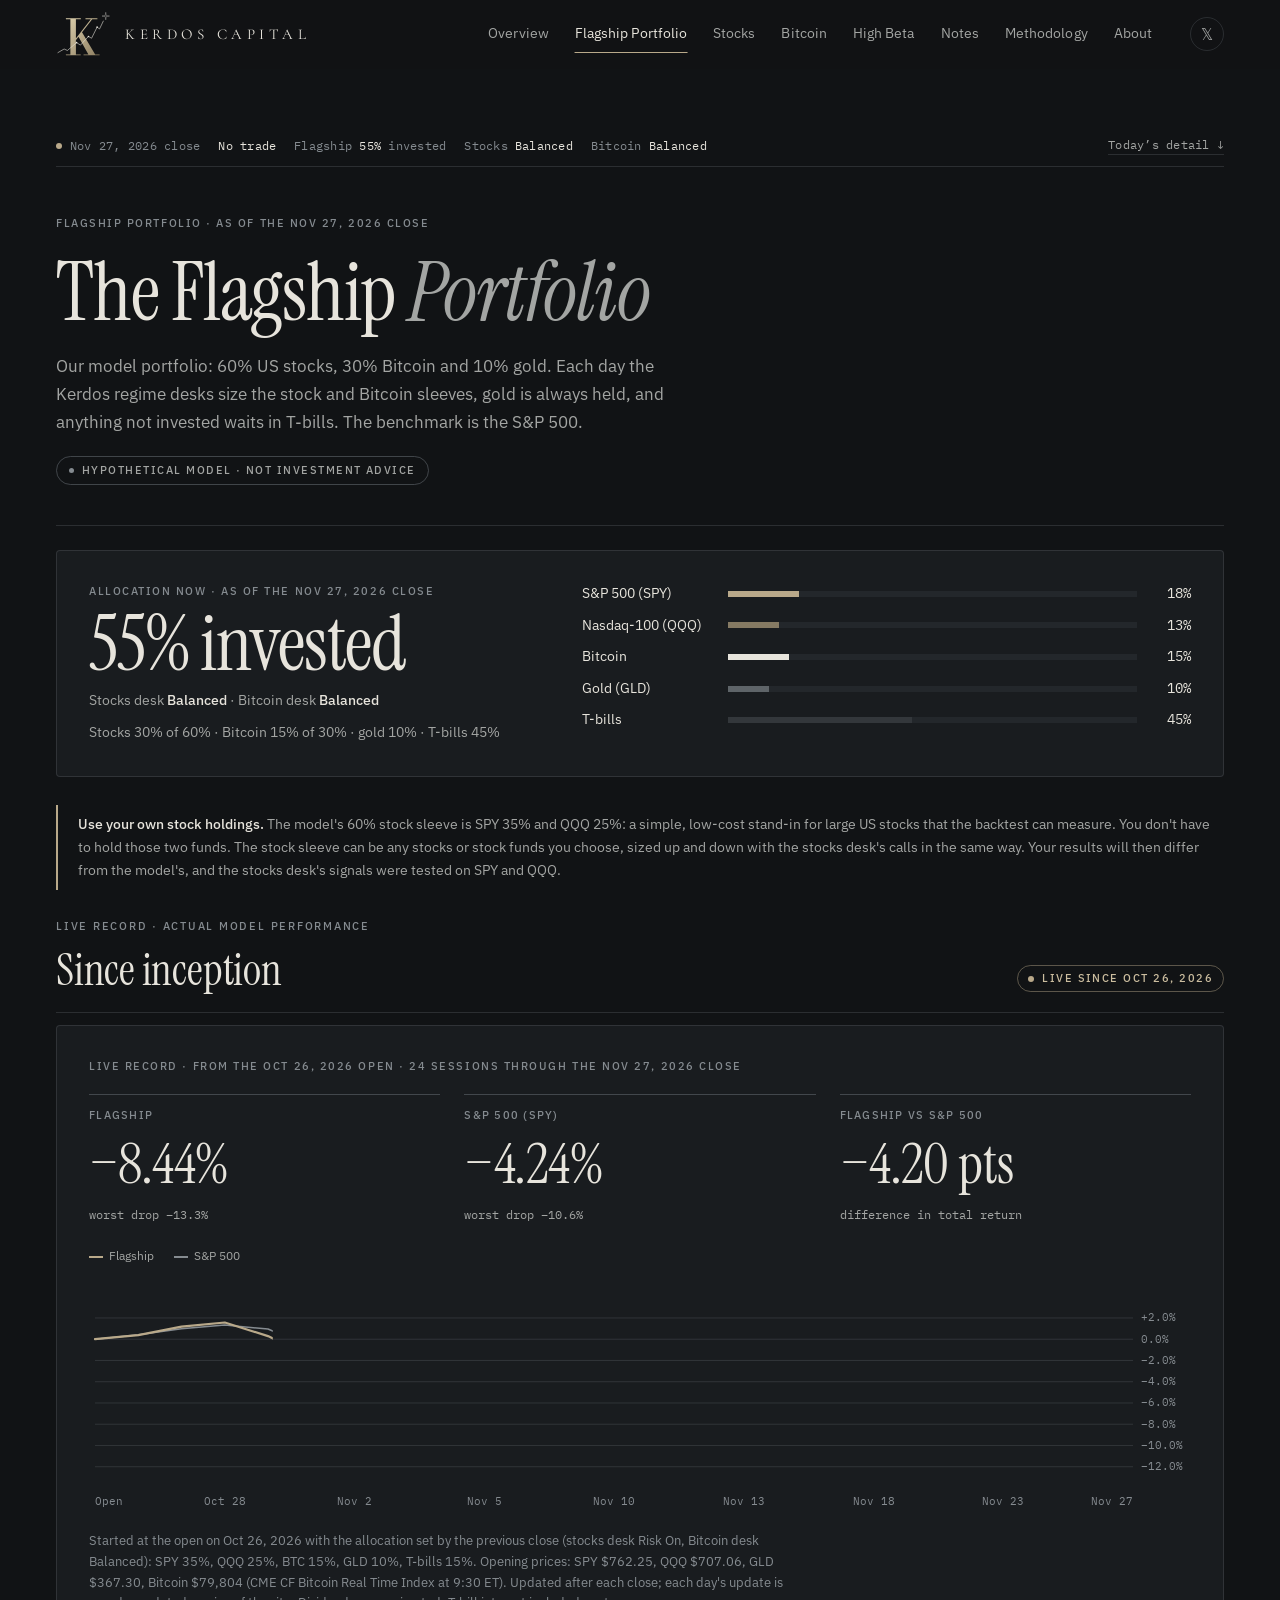
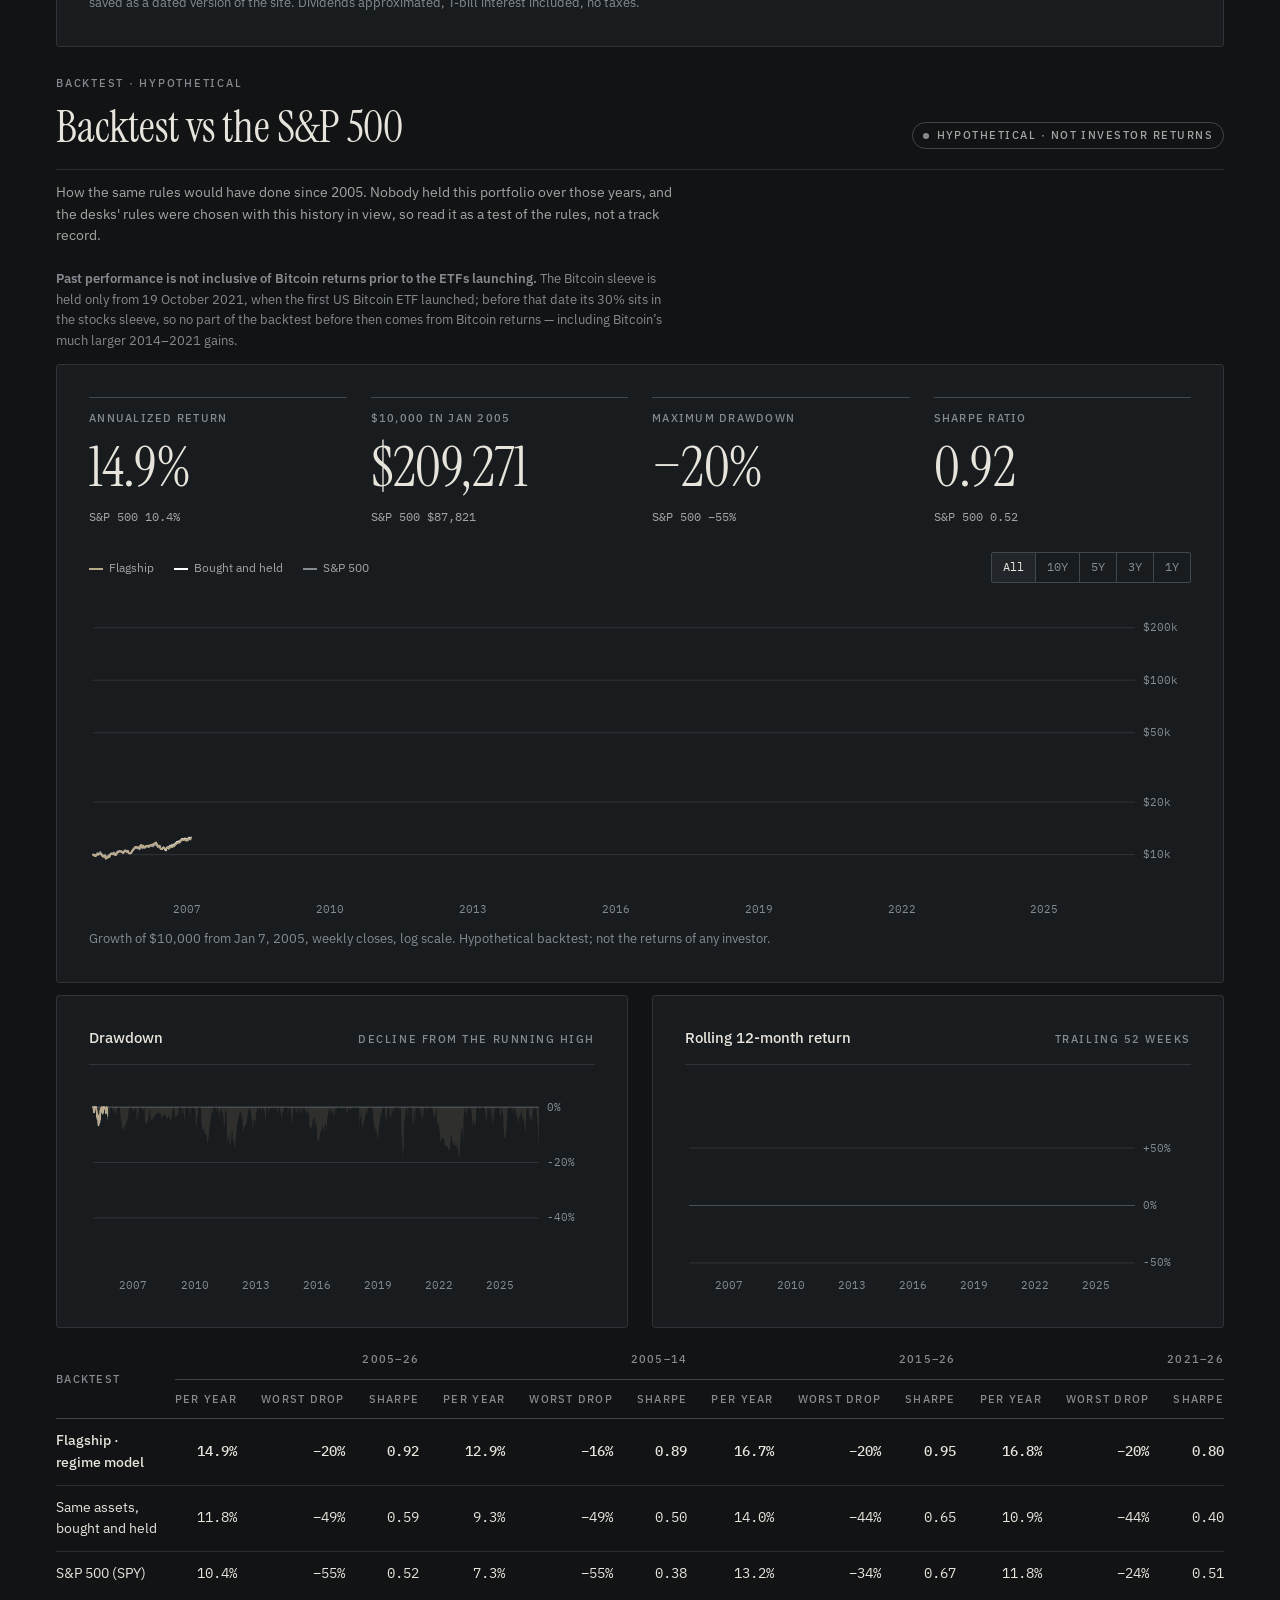
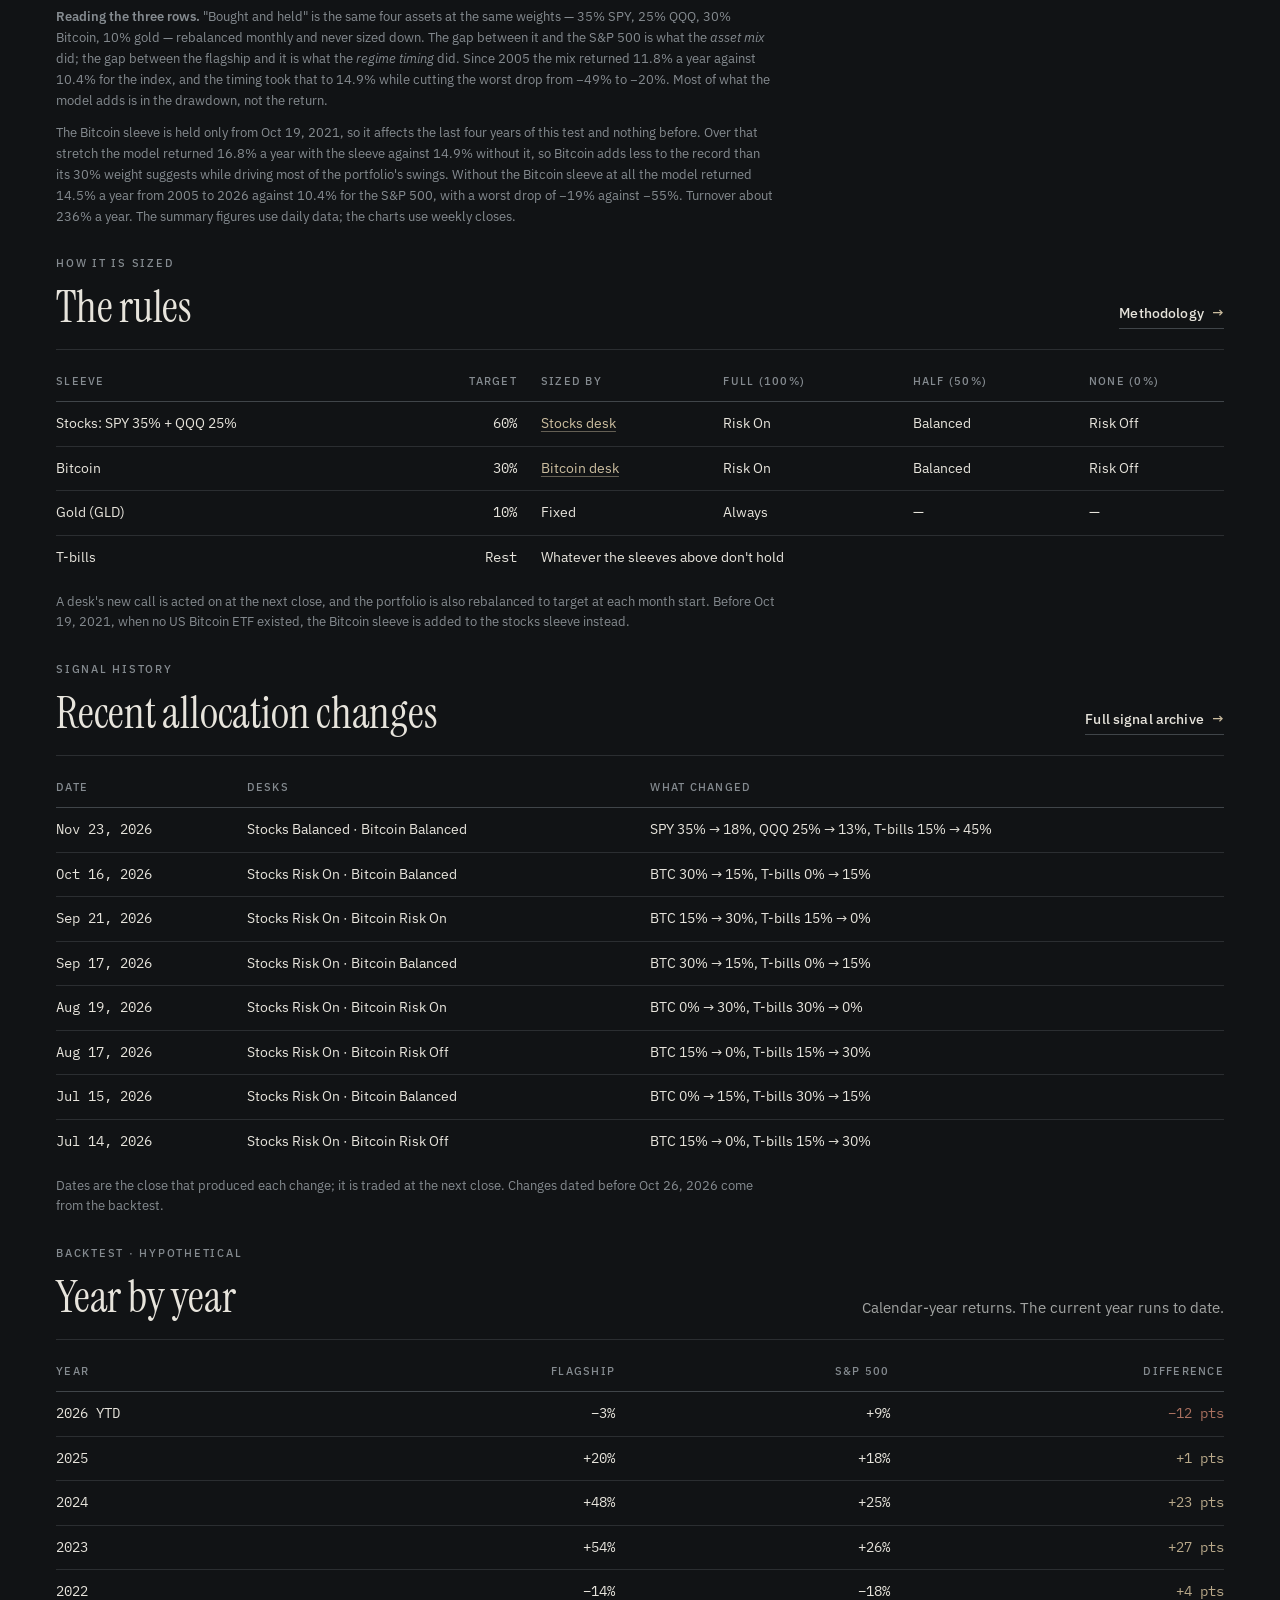
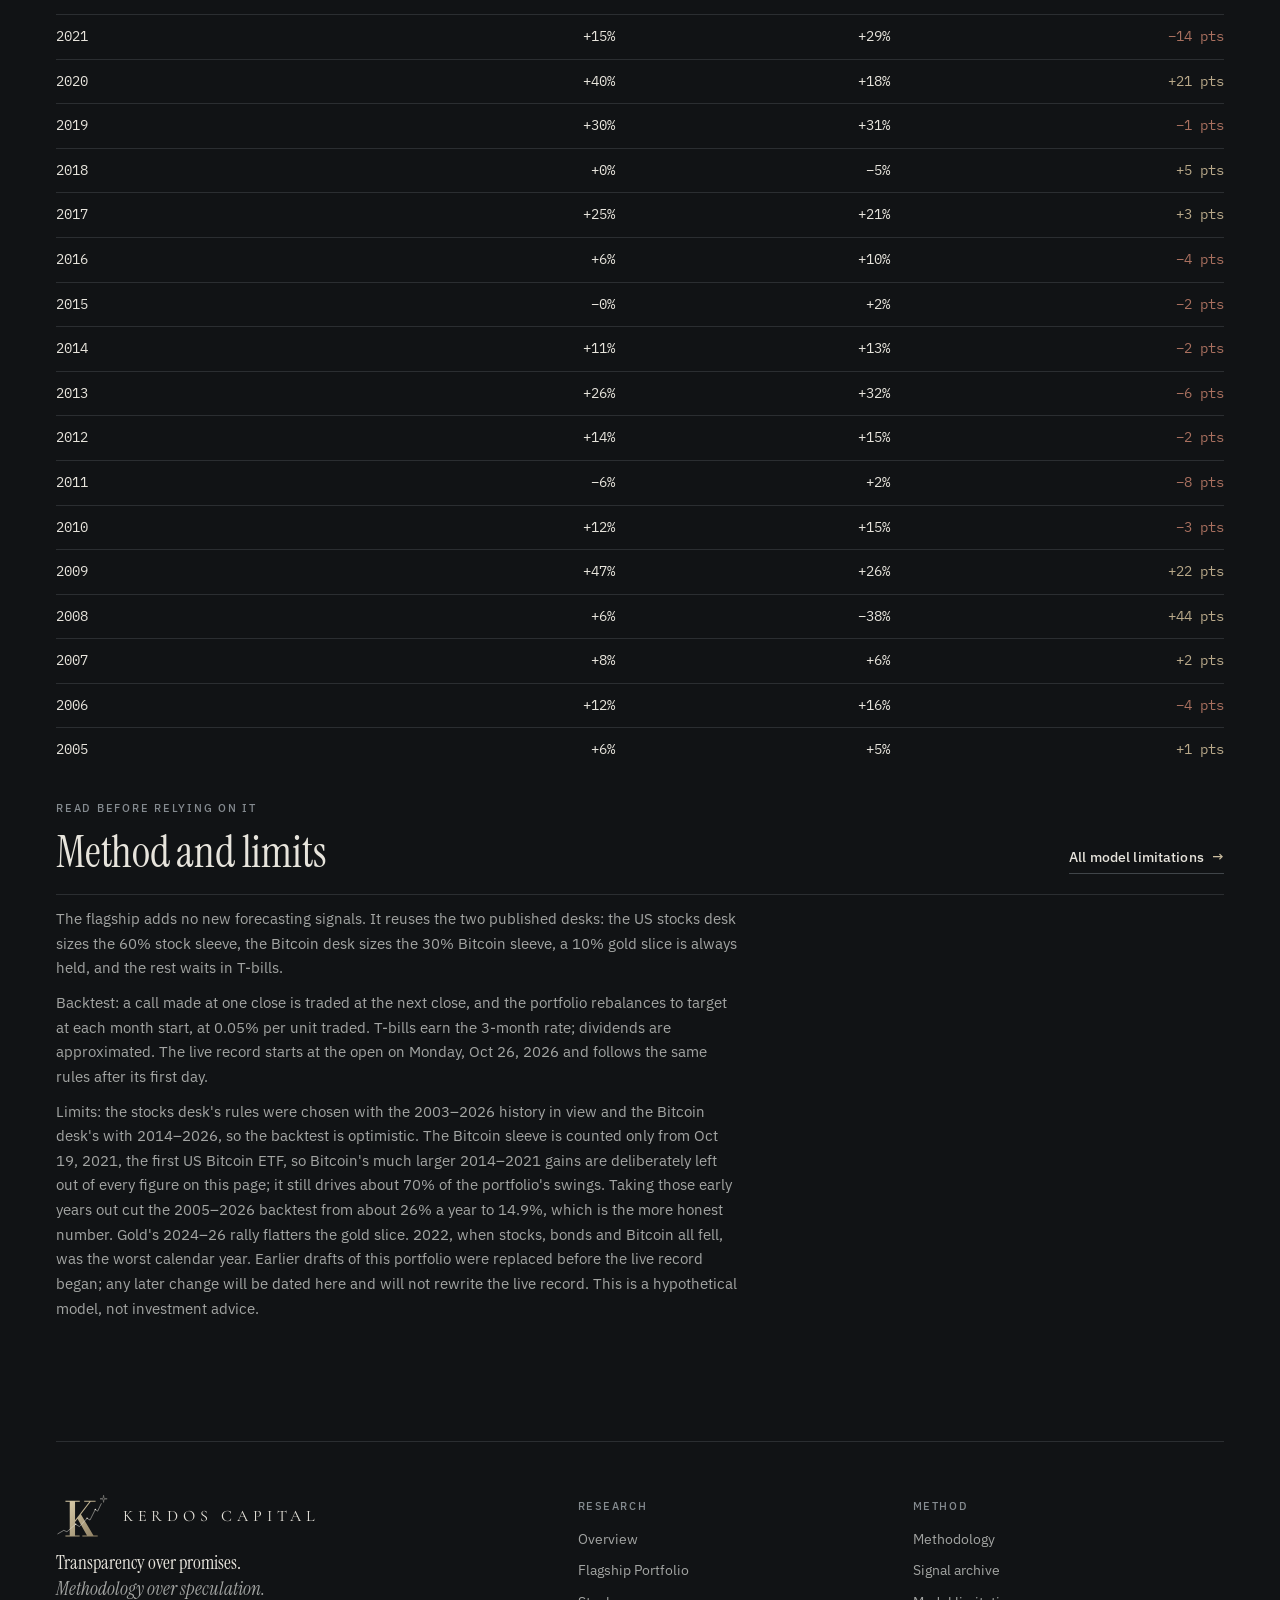
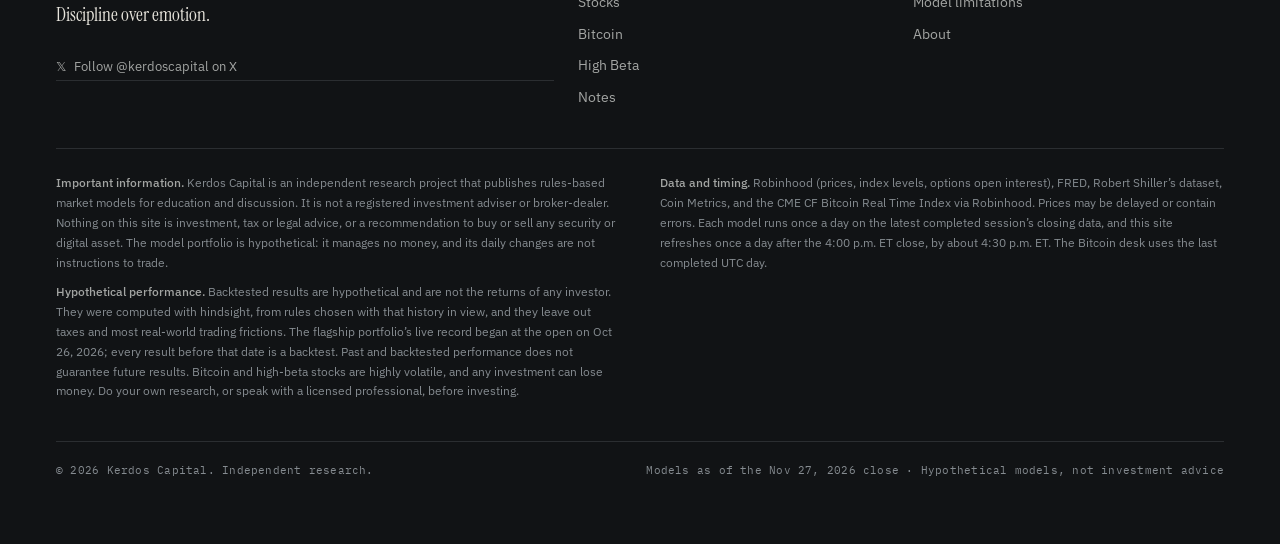
<file: flagship.html>
<!doctype html>
<html lang="en">
<head>
<meta charset="utf-8">
<meta name="viewport" content="width=device-width,initial-scale=1,viewport-fit=cover">
<style>:root{box-sizing:border-box;padding-top:env(safe-area-inset-top,0px);padding-bottom:env(safe-area-inset-bottom,0px)}html{scroll-padding-top:env(safe-area-inset-top,0px)}body{margin:0;padding:0}img{max-width:100%}[hidden]:not([hidden=until-found i]){display:none!important}</style>
<meta charset="utf-8">
<meta name="viewport" content="width=device-width,initial-scale=1,viewport-fit=cover">
<style>:root{box-sizing:border-box;padding-top:env(safe-area-inset-top,0px);padding-bottom:env(safe-area-inset-bottom,0px)}html{scroll-padding-top:env(safe-area-inset-top,0px)}body{margin:0;padding:0}img{max-width:100%}[hidden]:not([hidden=until-found i]){display:none!important}</style>
<style id="pub-css">
.foot.pub{display:grid;justify-content:stretch;gap:18px;border-top:1px solid var(--line);padding-top:20px;font-size:.8rem;color:var(--muted)}
.foot.pub .ft{display:flex;flex-wrap:wrap;align-items:center;justify-content:space-between;gap:10px 24px}
.foot.pub .ft .wordmark{font-size:.72rem;letter-spacing:.32em;text-decoration:none}
.foot.pub .fl{display:flex;flex-wrap:wrap;gap:4px 16px}
.foot.pub .fl a{color:var(--ink2);text-decoration:none}
.foot.pub .fl a:hover{color:var(--white)}
.foot.pub .fl a:focus-visible{outline:2px solid var(--accent);outline-offset:2px}
.foot.pub .disc{display:grid;gap:8px;max-width:88ch;line-height:1.55}
.foot.pub .disc b{color:var(--ink2);font-weight:600}
.foot.pub .disc p{margin:0}
.hyp{display:inline-flex;align-items:center;gap:6px;font-family:var(--f-mono);font-size:.68rem;letter-spacing:.08em;text-transform:uppercase;color:var(--ink2);border:1px solid var(--line2);border-radius:999px;padding:3px 9px;white-space:nowrap}
</style>
<title>Flagship Portfolio · Kerdos Capital</title>
<meta name="description" content="The Kerdos flagship model portfolio: 60% US stocks, 30% Bitcoin and 10% gold, sized daily by the Kerdos regime desks, with a live record since Oct 26, 2026 and a backtest against the S&amp;P 500.">
<meta name="claude:viewport-fit-sides" content="cover">
<link rel="preconnect" href="https://fonts.googleapis.com">
<link rel="preconnect" href="https://fonts.gstatic.com" crossorigin>
<link rel="stylesheet" href="https://fonts.googleapis.com/css2?family=IBM+Plex+Mono:wght@400;500&family=IBM+Plex+Sans:ital,wght@0,400;0,500;0,600;1,400&family=Instrument+Serif:ital@0;1&family=Cormorant+Garamond:wght@500;600&display=swap">
<style>
/* Kerdos Capital. Deep navy ground, lavender for up, red for down.
   Everything else is grey. One dark look by design. */
:root{
  --bg:#131621; --surface:#171b26; --sunk:#1e2230; --ink:#d1d4dc; --ink2:#a9adb8; --muted:#7a7e8a; --line:#242835; --line2:#323745; --white:#ffffff;
  --accent:#a58ee4; --accent-ink:#131621;
  --bull:#a58ee4; --bull-bg:#221f33; --rec:#a58ee4; --rec-bg:#1e2230; --neut:#d1d4dc; --neut-bg:#1e2230; --corr:#9aa0ae; --corr-bg:#1e2230; --bear:#ef5a62; --bear-bg:#2a1d25;
  --band-bull:rgba(165,142,228,.12); --band-rec:rgba(165,142,228,.20); --band-neut:rgba(0,0,0,0); --band-corr:rgba(154,160,174,.10); --band-bear:rgba(239,90,98,.14);
  --s1:#a58ee4; --s2:#8a8e9a; --s3:#d1d4dc; --s4:#6d5ba6;
  --pos:#8d72c8; --neg:#d34f58; --mid:#20242f;
  --f-display:"Archivo","Helvetica Neue",Arial,sans-serif; --f-body:"Archivo","Helvetica Neue",Arial,sans-serif; --f-mono:"IBM Plex Mono",ui-monospace,"SFMono-Regular",Menlo,monospace;
  --r:6px;
  color-scheme:dark;
}
/* Layout: site nav, a short statement, the two desks side by side, then the record and the rules. */
body{background:var(--bg);color:var(--ink);font-family:var(--f-body);font-size:15px;line-height:1.5;-webkit-font-smoothing:antialiased}
.wrap{max-width:1180px;margin:0 auto;padding-left:max(16px,env(safe-area-inset-left,0px));padding-right:max(16px,env(safe-area-inset-right,0px));padding-block:20px 64px;display:grid;gap:28px}
h1,h2,h3{font-family:var(--f-display);margin:0;line-height:1.15;text-wrap:balance}
p{margin:0}
a{color:var(--accent)}
.label{font-family:var(--f-mono);font-size:.72rem;letter-spacing:.08em;text-transform:uppercase;color:var(--muted)}
.mono{font-family:var(--f-mono);font-variant-numeric:tabular-nums}
.mast{display:flex;flex-wrap:wrap;align-items:center;justify-content:space-between;gap:10px 24px;border-bottom:1px solid var(--line);padding-bottom:14px}
.brand{display:flex;flex-wrap:wrap;align-items:center;gap:6px 18px;min-width:0}
.wordmark{font-family:var(--f-display);font-weight:600;font-stretch:115%;font-size:1rem;letter-spacing:.36em;text-transform:uppercase;color:var(--white);white-space:nowrap;line-height:1;text-decoration:none}
.wordmark span{font-weight:400;color:var(--ink2)}
.vrule{width:1px;height:30px;background:var(--line2)}
.brand h1{font-size:1rem;font-weight:600;letter-spacing:0;line-height:1.2;color:var(--ink)}
.brand .label{margin-top:2px}
@media (max-width:560px){.vrule{display:none}.brand{flex-direction:column;align-items:flex-start}}
.mast .meta{display:flex;flex-wrap:wrap;gap:6px 14px;font-size:.8rem;color:var(--ink2)}
.foot{display:flex;flex-wrap:wrap;align-items:center;justify-content:space-between;gap:10px 24px;border-top:1px solid var(--line);padding-top:14px;font-size:.78rem;color:var(--muted)}
.foot .wordmark{font-size:.72rem;letter-spacing:.32em}
.site{display:flex;flex-wrap:wrap;align-items:center;justify-content:space-between;gap:10px 24px;padding-bottom:14px;border-bottom:1px solid var(--line)}
.site .wordmark{color:var(--white);text-decoration:none}
.site .links{display:flex;flex-wrap:wrap;gap:2px}
.site .links a{color:var(--ink2);text-decoration:none;padding:6px 12px;border-radius:6px;font-weight:550;font-size:.9rem}
.site .links a:hover{color:var(--white)}
.site .links a[aria-current="page"]{color:var(--white);background:var(--sunk)}
.site .links a:focus-visible{outline:2px solid var(--accent);outline-offset:2px}
.mast.sub{border-bottom:0;padding-bottom:0;align-items:flex-end}
.mast.sub h1{font-size:1.5rem;font-weight:700;font-stretch:112%;letter-spacing:-.01em;color:var(--white)}

.intro{display:grid;gap:10px;max-width:68ch;padding-top:8px}
.intro h1{font-size:clamp(1.9rem,4.4vw,2.7rem);font-weight:700;font-stretch:112%;letter-spacing:-.02em;color:var(--white)}
.intro p{color:var(--ink2);font-size:1.02rem}
.desks{display:grid;grid-template-columns:repeat(3,minmax(0,1fr));gap:18px}
@media (max-width:1080px){.desks{grid-template-columns:repeat(2,minmax(0,1fr))}}
@media (max-width:820px){.desks{grid-template-columns:minmax(0,1fr)}}
.desk{background:var(--surface);border:1px solid var(--line);border-radius:var(--r);padding:22px;display:grid;gap:16px;min-width:0;align-content:start}
.desk .top{display:flex;justify-content:space-between;align-items:baseline;gap:12px;flex-wrap:wrap}
.desk h2{font-size:1.05rem;font-weight:600;color:var(--ink)}
.call{font-family:var(--f-display);font-weight:800;font-stretch:122%;font-size:clamp(2.4rem,6vw,3.3rem);line-height:1;letter-spacing:-.03em}
.c-Bullish,.c-Recovery{color:var(--bull)} .c-Neutral{color:var(--neut)} .c-Correction{color:var(--corr)} .c-Bearish{color:var(--bear)}.c-Breakdown{color:var(--bear)}.c-Crash{color:var(--corr)}.c-Lagging{color:var(--corr)}
.expo{display:flex;align-items:baseline;gap:10px;flex-wrap:wrap;color:var(--ink2);font-size:.92rem}
.expo b{font-family:var(--f-mono);font-size:1.15rem;color:var(--white)}
.meter{height:6px;background:var(--sunk);border-radius:3px;overflow:hidden}
.meter i{display:block;height:100%;background:var(--accent);border-radius:3px}
.quotes{display:grid;grid-template-columns:repeat(auto-fit,minmax(140px,1fr));gap:12px 18px}
.q .tk{font-family:var(--f-mono);font-size:.72rem;letter-spacing:.08em;color:var(--muted)}
.q .px{font-family:var(--f-display);font-weight:700;font-stretch:108%;font-size:1.45rem;color:var(--white)}
.q .ch{font-family:var(--f-mono);font-size:.8rem;display:flex;gap:10px;flex-wrap:wrap}
.up{color:var(--bull)} .dn{color:var(--bear)}
.facts{display:grid;grid-template-columns:minmax(0,1fr) auto;gap:6px 14px;font-size:.88rem;border-top:1px solid var(--line);padding-top:12px;margin:0}
.facts dt{color:var(--ink2)} .facts dd{margin:0;font-family:var(--f-mono);text-align:right;color:var(--ink)}
.strip{display:grid;gap:6px}
.strip .bar{display:flex;height:14px;border-radius:3px;overflow:hidden;background:var(--sunk)}
.strip .bar i{display:block;height:100%}
.strip .ax{display:flex;justify-content:space-between;font-family:var(--f-mono);font-size:.7rem;color:var(--muted)}
.go{display:inline-flex;align-items:center;gap:8px;justify-self:start;text-decoration:none;color:var(--accent-ink);background:var(--accent);font-weight:600;font-size:.9rem;padding:9px 14px;border-radius:6px}
.go:hover{filter:brightness(1.08)} .go:focus-visible{outline:2px solid var(--white);outline-offset:2px}
.sec{display:grid;gap:12px}
.sec h2{font-size:1.2rem;font-weight:700;font-stretch:110%;color:var(--white)}
.sec .note{font-size:.82rem;color:var(--muted);max-width:90ch}
.tblwrap{overflow-x:auto}
table{border-collapse:collapse;width:100%;font-size:.9rem;background:var(--surface);border:1px solid var(--line);border-radius:var(--r)}
th{font-family:var(--f-mono);font-weight:500;font-size:.7rem;letter-spacing:.06em;text-transform:uppercase;color:var(--muted);text-align:left;padding:10px 12px;border-bottom:1px solid var(--line2);white-space:nowrap}
td{padding:10px 12px;border-bottom:1px solid var(--line)} tr:last-child td{border-bottom:0}
td.n,th.n{text-align:right;font-family:var(--f-mono);font-variant-numeric:tabular-nums;white-space:nowrap}
td.hl{color:var(--white);font-weight:600}
.rules{display:grid;grid-template-columns:repeat(3,minmax(0,1fr));gap:18px}
@media (max-width:820px){.rules{grid-template-columns:minmax(0,1fr)}}
.rule{display:grid;gap:8px;align-content:start;border-top:1px solid var(--line2);padding-top:12px}
.rule h3{font-size:1rem;font-weight:600;color:var(--white)}
.rule ul{margin:0;padding-left:1.1em;display:grid;gap:5px;color:var(--ink2);font-size:.9rem}
.rule li b{color:var(--ink);font-weight:600}
.err{color:var(--bear)}
.gloss{background:var(--surface);border:1px solid var(--line);border-radius:var(--r);padding:14px 18px}
.gloss summary{cursor:pointer;color:var(--ink2);font-weight:600}
.gloss summary:focus-visible{outline:2px solid var(--accent);outline-offset:2px}
.gloss dl{display:grid;gap:10px;margin:12px 0 0}
.gloss dt{color:var(--ink);font-weight:600;font-size:.92rem}
.gloss dd{margin:2px 0 0;color:var(--ink2);font-size:.88rem;max-width:80ch}
</style>
<style id="ox-css">
.wrap,.sec{grid-template-columns:minmax(0,1fr)}
.ox{display:grid;gap:18px}
.ox .oxp{background:var(--surface);border:1px solid var(--line);border-radius:var(--r,6px);padding:18px;min-width:0;display:grid;gap:14px}
.ox .oxh{display:flex;flex-wrap:wrap;justify-content:space-between;align-items:baseline;gap:8px 16px}
.ox .oxh h2{font-size:1.25rem;font-weight:700;font-stretch:112%;letter-spacing:-.01em;margin:0}
.ox .oxh h2 small{font-size:.8rem;font-weight:500;color:var(--muted);font-stretch:100%;letter-spacing:0;margin-left:6px}
.ox .lab{font-family:var(--f-mono);font-size:.72rem;letter-spacing:.08em;text-transform:uppercase;color:var(--muted)}
.ox .stats{display:grid;grid-template-columns:repeat(5,minmax(0,1fr));gap:10px 14px}
@media (max-width:860px){.ox .stats{grid-template-columns:repeat(3,minmax(0,1fr))}}
@media (max-width:520px){.ox .stats{grid-template-columns:repeat(2,minmax(0,1fr))}}
.ox .st{border-top:1px solid var(--line);padding-top:8px;min-width:0}
.ox .st b{display:block;font-family:var(--f-mono);font-weight:600;font-size:1.05rem;font-variant-numeric:tabular-nums}
.ox .st span{display:block;font-size:.75rem;color:var(--muted)}
.ox .st i{font-style:normal;font-size:.72rem;color:var(--ink2)}
.ox .read{max-width:72ch;font-size:.95rem;color:var(--ink);margin:0}
.ox .seg{display:inline-flex;border:1px solid var(--line2);border-radius:6px;overflow:hidden}
.ox .seg button{font:inherit;font-size:.78rem;font-family:var(--f-mono);background:transparent;color:var(--ink2);border:0;padding:5px 10px;cursor:pointer}
.ox .seg button[aria-pressed="true"]{background:var(--sunk);color:var(--white)}
.ox .seg button:focus-visible{outline:2px solid var(--accent);outline-offset:-2px}
.ox .lad{display:grid;gap:2px;font-family:var(--f-mono);font-size:.76rem;font-variant-numeric:tabular-nums}
.ox .row{display:grid;grid-template-columns:52px minmax(0,1fr) 62px minmax(0,1fr) 52px;align-items:center;gap:6px;min-height:17px}
.ox.btc .row{grid-template-columns:48px minmax(0,1fr) 98px minmax(0,1fr) 48px}
.ox .row .pv{text-align:right;color:var(--ink2)} .ox .row .cv{color:var(--ink2)}
.ox .row .pb,.ox .row .cb{height:11px;position:relative}
.ox .row .pb span{position:absolute;right:0;top:0;bottom:0;background:var(--bear);border-radius:2px 0 0 2px;opacity:.85}
.ox .row .cb span{position:absolute;left:0;top:0;bottom:0;background:var(--bull);border-radius:0 2px 2px 0;opacity:.85}
.ox .row .k{text-align:center;color:var(--ink);white-space:nowrap}
.ox .row .k small{color:var(--muted);font-size:.68rem}
.ox .row.wall .k{color:var(--white);font-weight:600}
.ox .row.wall .pb span,.ox .row.wall .cb span{opacity:1}
.ox .spot{display:grid;grid-template-columns:minmax(0,1fr) auto minmax(0,1fr);align-items:center;gap:8px;color:var(--white);font-size:.72rem;margin:2px 0}
.ox .spot::before,.ox .spot::after{content:"";height:1px;background:var(--line2)}
.ox .legend{display:flex;flex-wrap:wrap;gap:6px 16px;font-size:.78rem;color:var(--ink2);align-items:center}
.ox .legend i{display:inline-block;width:10px;height:10px;border-radius:2px;margin-right:6px;vertical-align:-1px}
.ox details{font-size:.85rem;color:var(--ink2)} .ox details p{margin:.5em 0 0;max-width:80ch}
.ox summary{cursor:pointer;color:var(--ink2)} .ox summary:focus-visible{outline:2px solid var(--accent);outline-offset:2px}
.ox .twocol{display:grid;grid-template-columns:minmax(0,1.5fr) minmax(0,1fr);gap:18px;align-items:start}
@media (max-width:900px){.ox .twocol{grid-template-columns:minmax(0,1fr)}}
.ox table{border-collapse:collapse;width:100%;font-size:.84rem}
.ox th{font-family:var(--f-mono);font-weight:500;font-size:.68rem;letter-spacing:.06em;text-transform:uppercase;color:var(--muted);text-align:left;padding:6px 8px;border-bottom:1px solid var(--line2);white-space:nowrap}
.ox td{padding:6px 8px;border-bottom:1px solid var(--line);white-space:nowrap}
.ox td.n,.ox th.n{text-align:right;font-family:var(--f-mono);font-variant-numeric:tabular-nums}
.ox .tw{overflow-x:auto;-webkit-overflow-scrolling:touch}
.ox .pos{color:var(--bull)} .ox .neg{color:var(--bear)}
.ox .err{color:var(--bear)}
.ox a.oxl{color:var(--accent);text-decoration:none;font-weight:600} .ox a.oxl:hover{text-decoration:underline}
</style>
<style id="feat-css">
.feat-head{display:flex;flex-wrap:wrap;justify-content:space-between;align-items:baseline;gap:6px 16px}
.feat-head h2{font-size:1.5rem!important;font-weight:700;font-stretch:112%;letter-spacing:-.01em}
.feat-link{color:var(--accent);text-decoration:none;font-weight:600;font-size:.9rem}.feat-link:hover{text-decoration:underline}
.feat-card{display:grid!important;grid-template-columns:minmax(0,1fr) minmax(0,1.25fr);gap:26px!important;padding:24px!important;border-color:var(--line2)!important}
@media (max-width:860px){.feat-card{grid-template-columns:minmax(0,1fr)}}
.feat-card .col{display:grid;gap:14px;align-content:start;min-width:0}
.feat-card .mix{font-family:var(--f-mono);font-size:.74rem;letter-spacing:.08em;text-transform:uppercase;color:var(--muted)}
.feat-card .big{font-family:var(--f-display);font-weight:800;font-stretch:122%;font-size:clamp(2.2rem,6vw,3rem);line-height:1;letter-spacing:-.03em;color:var(--bull)}
.feat-card .abar{display:flex;height:14px;border-radius:7px;overflow:hidden;background:var(--sunk)}
.feat-card .abar i{display:block;height:100%}
.feat-card .leg{display:flex;flex-wrap:wrap;gap:4px 14px;font-size:.82rem;color:var(--ink2)}
.feat-card .leg i{display:inline-block;width:8px;height:8px;border-radius:2px;margin-right:5px}
.feat-card .sub{font-size:.85rem;color:var(--ink2)}
.feat-card .kv{display:grid;grid-template-columns:repeat(2,minmax(0,1fr));gap:12px 16px}
.feat-card .kv div{border-top:1px solid var(--line);padding-top:8px;min-width:0}
.feat-card .kv span{display:block;font-size:.76rem;color:var(--muted)}
.feat-card .kv b{display:block;font-family:var(--f-mono);font-size:1.35rem;font-weight:600;color:var(--white);font-variant-numeric:tabular-nums}
.feat-card .kv em{font-style:normal;font-size:.75rem;color:var(--ink2)}
.feat-card .up{color:var(--bull)!important}.feat-card .dn{color:var(--bear)!important}
.feat-card .mini svg{display:block;width:100%;height:auto}
.feat-card .mini .ax{font-family:var(--f-mono);font-size:10px;fill:var(--muted)}
.feat-card .mini .grid{stroke:var(--line);stroke-width:1}
</style>
<link rel="stylesheet" href="kerdos.css">
<!--kerdos-head-->
<link rel="icon" href="favicon.svg" type="image/svg+xml">
<link rel="icon" href="favicon.ico" sizes="any">
<link rel="apple-touch-icon" href="apple-touch-icon.png">
<link rel="canonical" href="https://kerdoscapital.xyz/flagship.html">
<meta name="theme-color" content="#111315">
<meta property="og:type" content="website">
<meta property="og:site_name" content="Kerdos Capital">
<meta property="og:title" content="Flagship Portfolio · Kerdos Capital">
<meta property="og:description" content="The Kerdos flagship model portfolio: 60% US stocks, 30% Bitcoin and 10% gold, sized daily by the Kerdos regime desks, with a live record since Oct 26, 2026 and a backtest against the S&amp;P 500.">
<meta property="og:url" content="https://kerdoscapital.xyz/flagship.html">
<meta property="og:image" content="https://kerdoscapital.xyz/og.png?v=20261127">
<meta property="og:image:width" content="1200">
<meta property="og:image:height" content="630">
<meta name="twitter:card" content="summary_large_image">
<meta name="twitter:title" content="Flagship Portfolio · Kerdos Capital">
<meta name="twitter:description" content="The Kerdos flagship model portfolio: 60% US stocks, 30% Bitcoin and 10% gold, sized daily by the Kerdos regime desks, with a live record since Oct 26, 2026 and a backtest against the S&amp;P 500.">
<meta name="twitter:image" content="https://kerdoscapital.xyz/og.png?v=20261127">
<!--/kerdos-head-->
<style id="k-retail">
.k-strip{display:flex;flex-wrap:wrap;align-items:center;gap:4px 18px;padding:11px 0;border-bottom:1px solid var(--hair);font-family:var(--f-num);font-size:12px;letter-spacing:.02em;color:var(--muted)}
.k-strip b{color:var(--ink);font-weight:400}
.k-strip .dot{width:6px;height:6px;border-radius:50%;background:var(--sage);display:inline-block;margin-right:8px;vertical-align:1px}
.k-strip a{margin-left:auto;color:var(--ink-2);text-decoration:none;border-bottom:1px solid var(--hair)}
.k-strip a:hover{color:var(--ink)}
@media (max-width:640px){.k-strip{font-size:11.5px}.k-strip .x{display:none}.k-strip a{margin-left:0}}
.k-today .t-grid{display:grid;grid-template-columns:repeat(4,minmax(0,1fr));gap:0;margin-top:var(--s-5,24px)}
.k-today .t-grid>div{display:grid;gap:8px;align-content:start;padding:0 24px;border-left:1px solid var(--hair)}
.k-today .t-grid>div:first-child{padding-left:0;border-left:0}
@media (max-width:900px){.k-today .t-grid{grid-template-columns:1fr 1fr;gap:28px 0}.k-today .t-grid>div:nth-child(odd){padding-left:0;border-left:0}}
@media (max-width:560px){.k-today .t-grid{grid-template-columns:1fr}.k-today .t-grid>div{padding:20px 0 0;border-left:0;border-top:1px solid var(--hair)}.k-today .t-grid>div:first-child{border-top:0;padding-top:0}}
.k-today .t-st{font-size:14.5px;color:var(--ink)} .k-today .t-st b{font-weight:500}
.k-today p,.k-today li{font-size:13.5px;line-height:1.55;color:var(--ink-2);margin:0}
.k-today ul{list-style:none;margin:0;padding:0;display:grid;gap:7px}
.k-today li .mono{color:var(--ink);margin-right:6px}
.k-today .t-tag{font-family:var(--f-ui);font-size:10.5px;letter-spacing:.08em;text-transform:uppercase;color:var(--muted);margin-left:6px;white-space:nowrap}
.k-today .t-foot{display:flex;flex-wrap:wrap;gap:8px 22px;align-items:center;margin-top:var(--s-5,24px);padding-top:14px;border-top:1px solid var(--hair)}
.k-today .t-btn{font-family:var(--f-ui);font-size:13px;color:var(--ink-2);background:none;border:0;border-bottom:1px solid var(--hair);padding:0 0 2px;text-decoration:none;cursor:pointer}
.k-today .t-btn:hover{color:var(--ink);border-color:var(--sage)}
.k-today .t-fine{font-size:12px;color:var(--muted)}
.k-today .t-foot .t-fine{margin-left:auto}
.k-calls table{width:100%;border-collapse:collapse;font-size:13.5px}
.k-calls th{font-family:var(--f-ui);font-size:11px;letter-spacing:.1em;text-transform:uppercase;color:var(--muted);font-weight:500;text-align:left;padding:8px 10px;border-bottom:1px solid var(--hair)}
.k-calls td{padding:9px 10px;border-bottom:1px solid var(--hair);color:var(--ink-2);white-space:nowrap}
.k-calls td.n,.k-calls th.n{text-align:right;font-family:var(--f-num)}
.k-calls .ok{color:var(--sage)} .k-calls .bad{color:#A9705F}
.k-calls .sum{display:flex;flex-wrap:wrap;gap:8px 28px;margin:16px 0 4px;font-size:14px;color:var(--ink-2)} .k-calls .sum b{color:var(--ink);font-weight:500}
@media (max-width:640px){.k-calls th:nth-child(4),.k-calls td:nth-child(4),.k-calls th:nth-child(6),.k-calls td:nth-child(6){display:none}.k-calls td,.k-calls th{padding:8px 6px}.k-calls td .label{display:block;font-size:10px}}
.k-notes article{border-top:1px solid var(--hair);padding:28px 0;display:grid;gap:12px;max-width:72ch}
.k-notes article h2{font-family:var(--f-serif);font-weight:400;font-size:clamp(26px,3vw,36px);line-height:1.1;margin:0;color:var(--ink)}
.k-notes article p{font-size:15.5px;line-height:1.65;color:var(--ink-2);margin:0}
</style>
<link rel="alternate" type="application/rss+xml" title="Kerdos Capital" href="feed.xml">
<style id="k-plain">
.k-x{display:inline-flex;align-items:center;justify-content:center;width:32px;height:32px;margin-left:14px;border:1px solid var(--hair);border-radius:50%;
  color:var(--ink-2);text-decoration:none;font-size:15px;line-height:1}
.k-x:hover{color:var(--ink);border-color:var(--sage)}
.k-xf{display:inline-flex;align-items:center;gap:8px;margin-top:14px;font-size:13px;color:var(--ink-2);text-decoration:none;border-bottom:1px solid var(--hair);padding-bottom:2px}
.k-xf:hover{color:var(--ink)}
.k-plain{display:grid;grid-template-columns:repeat(auto-fit,minmax(260px,1fr));gap:0;margin:var(--s-5,24px) 0 var(--s-5,24px)}
.k-plain>div{padding:0 26px 0 0;display:grid;gap:9px;align-content:start}
.k-plain>div+div{padding-left:26px;border-left:1px solid var(--hair)}
@media (max-width:760px){.k-plain>div+div{padding:20px 0 0;border-left:0;border-top:1px solid var(--hair);margin-top:20px}.k-plain>div{padding-right:0}}
.k-plain h3{font-family:var(--f-ui);font-size:11.5px;font-weight:500;letter-spacing:.12em;text-transform:uppercase;color:var(--ink-2);margin:0}
.k-plain p{font-size:13.5px;line-height:1.6;color:var(--ink-2);margin:0}
.k-plain p b{color:var(--ink);font-weight:500}
.k-plain .fine{font-size:12px;color:var(--muted)}
.k-desk-plain{margin-top:0}
</style>
</head>
<body>


<script src="kerdos.js"></script>
<div class="wrap">
  <header class="k-nav"><div class="k-bar"><a class="k-word" href="index.html" aria-label="Kerdos Capital, overview"><svg class="k-mono" viewBox="226 116 338 282" aria-hidden="true"><defs><linearGradient id="kgn" x1="0" y1="0" x2="1" y2="1"><stop offset="0" stop-color="#DCCFAC"/><stop offset="1" stop-color="#8E7F62"/></linearGradient></defs><path d="M318.6 322.0 439.5 165.9H406.8V160.0H479.8V165.9H448.0L327.3 322.0ZM286.6 388.0V382.1H314.1V165.9H286.6V160.0H378.4V165.9H348.1V382.1H377.6V388.0ZM394.9 388.0V382.1H424.7L361.3 269.7L383.7 243.0L466.2 382.1H493.4V388.0Z" fill="url(#kgn)"/><polyline points="238,371 276,349 296,358 352,310 376,325 425,272 444,283 478,215 493,226 516,178" fill="none" stroke="#E7E4DC" stroke-width="3.6" stroke-linejoin="round" stroke-linecap="round"/><circle vector-effect="non-scaling-stroke" cx="352" cy="310" r="5" fill="#E7E4DC"/><circle vector-effect="non-scaling-stroke" cx="425" cy="272" r="5" fill="#E7E4DC"/><circle vector-effect="non-scaling-stroke" cx="478" cy="215" r="5" fill="#E7E4DC"/><path d="M531.0 124.0L534.2 143.8L554.0 147.0L534.2 150.2L531.0 170.0L527.8 150.2L508.0 147.0L527.8 143.8Z" fill="none" stroke="#E7E4DC" stroke-width="2" stroke-linejoin="round"/></svg><span class="k-wt">Kerdos Capital</span></a><div class="k-right"><nav class="k-links" aria-label="Site"><span class="k-ind" aria-hidden="true"></span><a href="index.html">Overview</a><a href="flagship.html" aria-current="page">Flagship Portfolio</a><a href="stocks.html">Stocks</a><a href="bitcoin.html">Bitcoin</a><a href="highbeta.html">High Beta</a><a href="notes.html">Notes</a><a href="methodology.html">Methodology</a><a href="about.html">About</a></nav><a class="k-x" href="https://x.com/kerdoscapital" target="_blank" rel="noopener" aria-label="Kerdos Capital on X, @kerdoscapital" title="@kerdoscapital on X"><span aria-hidden="true">&#x1D54F;</span></a><button class="k-menu-btn" type="button" aria-label="Menu" aria-expanded="false"><svg viewBox="0 0 18 18" aria-hidden="true"><path d="M3 6h12M3 12h12" stroke="currentColor" stroke-width="1.4" stroke-linecap="square"/></svg></button></div></div></header>
  <!--pre:strip--><div class="k-strip" role="status"><span><span class="dot" aria-hidden="true"></span>Nov 27, 2026 close</span><span><b>No trade</b></span><span>Flagship <b>55%</b> invested</span><span class="x">Stocks <b>Balanced</b></span><span class="x">Bitcoin <b>Balanced</b></span><a href="index.html#today">Today’s detail ↓</a></div><!--/pre:strip--><section class="intro">
    <div class="label" id="fasof">Flagship portfolio</div>
    <h1>The Flagship <em>Portfolio</em></h1>
    <p>Our model portfolio: 60% US stocks, 30% Bitcoin and 10% gold. Each day the Kerdos regime desks size the stock and Bitcoin sleeves, gold is always held, and anything not invested waits in T-bills. The benchmark is the S&amp;P 500.</p>
    <div><span class="hyp">Hypothetical model · not investment advice</span></div>
  </section>
  <div class="loading" id="loading"><!--pre:loading--><span style="display:block;font-size:1.05rem;color:var(--ink,#d1d4dc)"><b>Flagship portfolio: stocks desk Balanced, Bitcoin desk Balanced</b> · 55% invested · 60% stocks / 30% Bitcoin / 10% gold target</span><span style="display:block;margin-top:6px">As of the Nov 27, 2026 close. Loading the full report…</span><!--/pre:loading--></div>
  <div id="fmain" hidden style="display:grid;gap:28px"></div>
<style>
.fl-now{display:grid;grid-template-columns:minmax(0,1fr) minmax(0,1.3fr);gap:24px;align-items:start}
@media (max-width:820px){.fl-now{grid-template-columns:minmax(0,1fr)}}
.fl-call{font-family:var(--f-display);font-weight:800;font-stretch:122%;font-size:clamp(2.4rem,7vw,3.4rem);line-height:1;letter-spacing:-.03em}
.fl-call.Risk-On{color:var(--bull,#a58ee4)} .fl-call.Neutral{color:var(--neut,#d1d4dc)} .fl-call.Risk-Off{color:var(--bear,#ef5a62)}
.fl-alloc{display:grid;gap:10px}
.fl-row{display:grid;grid-template-columns:136px minmax(0,1fr) 44px;gap:10px;align-items:center;font-size:.9rem}
.fl-row .t{height:10px;border-radius:5px;background:var(--sunk,#1e2230);overflow:hidden}
.fl-row .t i{display:block;height:100%;border-radius:5px}
.fl-row .v{font-family:var(--f-mono);text-align:right}
.fl-sub{color:var(--ink2,#a9adb8);font-size:.9rem;margin-top:10px}
.fl-live{border:1px solid var(--line2,#323745);border-radius:12px;padding:14px 16px;color:var(--ink2,#a9adb8);font-size:.9rem}
.fl-live b{color:var(--ink,#d1d4dc)}
.fl-legend{display:flex;flex-wrap:wrap;gap:6px 16px;font-size:.8rem;color:var(--ink2,#a9adb8);margin-bottom:6px}
.fl-legend i{display:inline-block;width:14px;height:3px;border-radius:2px;margin-right:6px;vertical-align:middle}
.fl-chart{position:relative}
.fl-chart svg{display:block;width:100%;height:auto}
.fl-chart .ax{font-family:var(--f-mono);font-size:10.5px;fill:var(--muted,#7a7e8a)}
.fl-chart .grid{stroke:var(--line,#242835);stroke-width:1}
.fl-tip{position:absolute;top:0;pointer-events:none;background:var(--surface,#171b26);border:1px solid var(--line2,#323745);border-radius:6px;padding:6px 9px;font-size:.76rem;white-space:nowrap}
.fl-tip .r{display:flex;justify-content:space-between;gap:12px}
.fl-method{display:grid;gap:10px;max-width:78ch;color:var(--ink2,#a9adb8);font-size:.92rem;line-height:1.6}
.fl-method p{margin:0}
</style>
<style>
.fl-own{border-left:3px solid var(--accent,#a58ee4);background:var(--sunk,#1e2230);border-radius:0 8px 8px 0;padding:12px 16px;color:var(--ink2,#a9adb8);font-size:.9rem;line-height:1.55}
.fl-own b{color:var(--ink,#d1d4dc)}
.fl-big{display:grid;grid-template-columns:repeat(3,minmax(0,1fr));gap:14px}
@media (max-width:640px){.fl-big{grid-template-columns:minmax(0,1fr) minmax(0,1fr)}.fl-big .k:last-child{grid-column:1/-1}}
.fl-big .k{border-top:1px solid var(--line,#242835);padding-top:10px;min-width:0}
.fl-big .k span{display:block;font-size:.78rem;color:var(--muted,#7a7e8a)}
.fl-big .k b{display:block;font-family:var(--f-mono);font-size:clamp(1.5rem,5vw,2rem);font-weight:600;color:var(--white,#fff);font-variant-numeric:tabular-nums;line-height:1.2}
.fl-big .k i{font-style:normal;font-size:.78rem;color:var(--ink2,#a9adb8)}
.fl-pos{color:var(--bull,#a58ee4)!important} .fl-neg{color:var(--bear,#ef5a62)!important}
</style>
<script>
(()=>{
const $=s=>document.querySelector(s);
const MON=['Jan','Feb','Mar','Apr','May','Jun','Jul','Aug','Sep','Oct','Nov','Dec'];
const fmtD=d=>{const t=new Date(d.slice(0,10)+'T00:00:00Z');return MON[t.getUTCMonth()]+' '+t.getUTCDate()+', '+t.getUTCFullYear()};
const pc=(v,d=1)=>v==null?'—':(v<0?'−':'')+Math.abs(v*100).toFixed(d)+'%';
const pcs=(v,d=1)=>v==null?'—':(v>0?'+':v<0?'−':'')+Math.abs(v*100).toFixed(d)+'%';
const sc=v=>v>0?'fl-pos':v<0?'fl-neg':'';
const NAMES={SPY:'S&P 500 (SPY)',QQQ:'Nasdaq-100 (QQQ)',BTC:'Bitcoin',GLD:'Gold (GLD)',CASH:'T-bills'};
const COLS={SPY:'#B9A98A',QQQ:'#857A63',BTC:'#E7E4DC',GLD:'#5E6468',CASH:'#33373B'};
const FC='#B9A98A',SC='#858B90',HC='#FFFFFF';
const A=['SPY','QQQ','BTC','GLD','CASH'];
const parse=t=>{const[h,...r]=t.trim().split(/\r?\n/);const k=h.split(',');return r.map(x=>{const c=x.split(',');const o={};k.forEach((kk,i)=>o[kk]=c[i]);return o})};
Promise.all([fetch('flagship/report.json').then(r=>{if(!r.ok)throw new Error(r.status);return r.json()}),fetch('flagship/equity.csv').then(r=>r.text())])
.then(([R,eq])=>render(R,parse(eq))).catch(e=>{$('#loading').innerHTML='<span class="err">The flagship report did not load ('+e.message+'). Reload the page to try again.</span>'});
function render(R,EQ){
  $('#loading').hidden=true;const M=$('#fmain');M.hidden=false;
  $('#fasof').textContent=`Flagship portfolio · as of the ${fmtD(R.asof)} close`;
  const w=R.weights,RU=R.rules,stk=Math.round((RU.stocks.SPY+RU.stocks.QQQ)*100);
  const bar=k=>`<div class="fl-row"><span>${NAMES[k]}</span><span class="t"><i style="width:${(w[k]*100).toFixed(1)}%;background:${COLS[k]}"></i></span><span class="v">${Math.round(w[k]*100)}%</span></div>`;
  M.insertAdjacentHTML('beforeend',`<section class="panel" aria-label="Current allocation"><div class="fl-now">
    <div><div class="label">Allocation now · as of the ${fmtD(R.asof)} close</div><div class="fl-call ${R.regime}" style="margin-top:8px">${Math.round((1-w.CASH)*100)}% invested</div>
      <div class="fl-sub">Stocks desk <b>${Kerdos.stl(R.stocks_regime,RU.stocks_exposure)}</b> · Bitcoin desk <b>${Kerdos.stl(R.btc_regime,RU.btc_exposure)||'—'}</b></div>
      <div class="fl-sub">Stocks ${Math.round(R.equity_weight*100)}% of ${stk}% · Bitcoin ${Math.round(w.BTC*100)}% of ${Math.round(RU.btc*100)}% · gold ${Math.round(w.GLD*100)}% · T-bills ${Math.round(w.CASH*100)}%</div></div>
    <div><div class="fl-alloc">${A.map(bar).join('')}</div></div></div></section>
    <div class="fl-own"><b>Use your own stock holdings.</b> The model's ${stk}% stock sleeve is SPY ${Math.round(RU.stocks.SPY*100)}% and QQQ ${Math.round(RU.stocks.QQQ*100)}%: a simple, low-cost stand-in for large US stocks that the backtest can measure. You don't have to hold those two funds. The stock sleeve can be any stocks or stock funds you choose, sized up and down with the stocks desk's calls in the same way. Your results will then differ from the model's, and the stocks desk's signals were tested on SPY and QQQ.</div>`);
  // live record
  const L=R.live;
  if(L){const f=L.flagship.total,s=L.spy.total,d=f-s;
    M.insertAdjacentHTML('beforeend',`<section class="sec" aria-label="Since inception"><div class="k-sh"><div><span class="eyebrow">Live record · actual model performance</span><h2>Since inception</h2></div><span class="fl-tag live">Live since ${fmtD(L.since)}</span></div>
    <div class="panel" style="display:grid;gap:20px">
      <div class="label">Live record · from the ${fmtD(L.since)} open · ${L.sessions} session${L.sessions===1?'':'s'} through the ${fmtD(L.asof)} close</div>
      <div class="fl-big"><div class="k"><span>Flagship</span><b class="${sc(f)}">${pcs(f,2)}</b><i>worst drop ${pc(L.flagship.maxdd)}</i></div>
        <div class="k"><span>S&amp;P 500 (SPY)</span><b>${pcs(s,2)}</b><i>worst drop ${pc(L.spy.maxdd)}</i></div>
        <div class="k"><span>Flagship vs S&amp;P 500</span><b class="${sc(d)}">${(d>0?'+':d<0?'−':'')+Math.abs(d*100).toFixed(2)} pts</b><i>difference in total return</i></div></div>
      <div class="fl-legend"><span><i style="background:${FC}"></i>Flagship</span><span><i style="background:${SC}"></i>S&amp;P 500</span></div>
      <div class="fl-chart chart" id="flive"></div>
      <p class="note" style="margin:0">Started at the open on ${fmtD(L.since)} with the allocation set by the ${L.start_signals?`previous close (stocks desk ${Kerdos.stl(L.start_signals.stocks,RU.stocks_exposure)}, Bitcoin desk ${Kerdos.stl(L.start_signals.bitcoin,RU.btc_exposure)})`:'previous close'}: ${A.filter(k=>L.start_weights[k]>0).map(k=>`${k==='CASH'?'T-bills':k} ${Math.round(L.start_weights[k]*100)}%`).join(', ')}. Opening prices: SPY $${L.start_prices.SPY.toFixed(2)}, QQQ $${L.start_prices.QQQ.toFixed(2)}, GLD $${L.start_prices.GLD.toFixed(2)}, Bitcoin $${Math.round(L.start_prices.BTC).toLocaleString('en-US')} (CME CF Bitcoin Real Time Index at 9:30 ET). Updated after each close; each day's update is saved as a dated version of the site. Dividends approximated, T-bill interest included, no taxes.</p>
    </div></section>`);
    drawLive($('#flive'),L.series);}
  // backtest
  const B=R.backtest,P=['2005–26','2005–14','2015–26','2021–26'].filter(p=>B.flagship[p]),b=B.flagship['2005–26'],sp=B.spy['2005–26'];
  // Three-way comparison: the regime model, the same assets bought and held, and the index.
  const N={flagship:'Flagship · regime model',...(B.sleeve_100?{sleeve_100:'Same assets, bought and held'}:{}),spy:'S&P 500 (SPY)'};
  const usd=v=>'$'+Math.round(v).toLocaleString('en-US');
  const rows=Object.keys(N).map(k=>`<tr${k==='flagship'?' style="font-weight:500"':''}><td>${N[k]}</td>${P.map(p=>{const s=B[k]&&B[k][p];return s?`<td class="n">${pc(s.cagr)}</td><td class="n">${pc(s.maxdd,0)}</td><td class="n">${s.sharpe.toFixed(2)}</td>`:'<td class="n">—</td><td class="n">—</td><td class="n">—</td>'}).join('')}</tr>`).join('');
  const RG=[['all','All'],['10','10Y'],['5','5Y'],['3','3Y'],['1','1Y']];
  M.insertAdjacentHTML('beforeend',`<section class="sec"><div class="k-sh"><div><span class="eyebrow">Backtest · hypothetical</span><h2>Backtest vs the S&amp;P 500</h2></div><span class="fl-tag">Hypothetical · not investor returns</span></div>
    <p class="fl-sub" style="margin:0;max-width:78ch">How the same rules would have done since 2005. Nobody held this portfolio over those years, and the desks' rules were chosen with this history in view, so read it as a test of the rules, not a track record.</p>
    <p class="note" style="margin:10px 0 0;max-width:78ch">${(n=>n?`<b>${Kerdos.esc(n.slice(0,n.indexOf('. ')+1))}</b>${Kerdos.esc(n.slice(n.indexOf('. ')+1))}`:'')(R.btc_note||'')}</p>
    <div class="panel" style="display:grid;gap:24px">
      <div class="fl-big four">
        <div class="k"><span>Annualized return</span><b>${pc(b.cagr)}</b><i>S&amp;P 500 ${pc(sp.cagr)}</i></div>
        <div class="k"><span>$10,000 in Jan 2005</span><b>${usd(1e4*(1+b.total))}</b><i>S&amp;P 500 ${usd(1e4*(1+sp.total))}</i></div>
        <div class="k"><span>Maximum drawdown</span><b>${pc(b.maxdd,0)}</b><i>S&amp;P 500 ${pc(sp.maxdd,0)}</i></div>
        <div class="k"><span>Sharpe ratio</span><b>${b.sharpe.toFixed(2)}</b><i>S&amp;P 500 ${sp.sharpe.toFixed(2)}</i></div></div>
      <div><div class="fl-ctrl"><div class="fl-legend"><span><i style="background:${FC}"></i>Flagship</span><span><i style="background:${HC}"></i>Bought and held</span><span><i style="background:${SC}"></i>S&amp;P 500</span></div>
        <div class="seg" role="group" aria-label="Time range" id="flrange">${RG.map(([k,n],i)=>`<button type="button" data-r="${k}" aria-pressed="${i===0}">${n}</button>`).join('')}</div></div>
        <div class="fl-chart chart" id="flchart"></div>
        <p class="note" style="margin-top:10px" id="flcap">Growth of $10,000, weekly closes. Hypothetical.</p></div>
    </div>
    <div class="fl-two">
      <div class="panel"><div class="phead"><h2>Drawdown</h2><span class="label">Decline from the running high</span></div><div class="fl-chart chart" id="fldd"></div></div>
      <div class="panel"><div class="phead"><h2>Rolling 12-month return</h2><span class="label">Trailing 52 weeks</span></div><div class="fl-chart chart" id="flroll"></div></div>
    </div>
    <div class="tblwrap"><table><thead><tr><th rowspan="2">Backtest</th>${P.map(p=>`<th class="n" colspan="3">${p}</th>`).join('')}</tr><tr>${P.map(()=>'<th class="n">Per year</th><th class="n">Worst drop</th><th class="n">Sharpe</th>').join('')}</tr></thead><tbody>${rows}</tbody></table></div>
    ${B.sleeve_100?`<p class="note"><b>Reading the three rows.</b> "Bought and held" is the same four assets at the same weights — ${Math.round(RU.stocks.SPY*100)}% SPY, ${Math.round(RU.stocks.QQQ*100)}% QQQ, ${Math.round(RU.btc*100)}% Bitcoin, ${Math.round(RU.gold*100)}% gold — rebalanced monthly and never sized down. The gap between it and the S&amp;P 500 is what the <em>asset mix</em> did; the gap between the flagship and it is what the <em>regime timing</em> did. Since 2005 the mix returned ${pc(B.sleeve_100['2005–26'].cagr)} a year against ${pc(B.spy['2005–26'].cagr)} for the index, and the timing took that to ${pc(B.flagship['2005–26'].cagr)} while cutting the worst drop from ${pc(B.sleeve_100['2005–26'].maxdd,0)} to ${pc(B.flagship['2005–26'].maxdd,0)}. Most of what the model adds is in the drawdown, not the return.</p>`:''}
    <p class="note">The Bitcoin sleeve is held only from ${fmtD(R.btc_start)}, so it affects the last ${B.flagship['2021–26']?'four years':'years'} of this test and nothing before. Over that stretch the model returned ${pc(B.flagship['2021–26']&&B.flagship['2021–26'].cagr)} a year with the sleeve against ${pc(B.no_btc['2021–26']&&B.no_btc['2021–26'].cagr)} without it, so Bitcoin adds less to the record than its 30% weight suggests while driving most of the portfolio's swings. Without the Bitcoin sleeve at all the model returned ${pc(B.no_btc['2005–26'].cagr)} a year from 2005 to 2026 against ${pc(B.spy['2005–26'].cagr)} for the S&amp;P 500, with a worst drop of ${pc(B.no_btc['2005–26'].maxdd,0)} against ${pc(B.spy['2005–26'].maxdd,0)}. Turnover about ${Math.round(R.turnover*100)}% a year. The summary figures use daily data; the charts use weekly closes.</p></section>`);
  backtestCharts(EQ);
  // rules
  const rrow=(n,wt,by,m)=>`<tr><td>${n}</td><td class="n">${wt}</td><td>${by}</td><td>${m?'Risk On':'Always'}</td><td>${m?'Balanced':'—'}</td><td>${m?'Risk Off':'—'}</td></tr>`;

  M.insertAdjacentHTML('beforeend',`<section class="sec"><div class="k-sh"><div><span class="eyebrow">How it is sized</span><h2>The rules</h2></div><a class="feat-link" href="methodology.html#allocation">Methodology <span aria-hidden="true">→</span></a></div>
    <div class="tblwrap"><table><thead><tr><th>Sleeve</th><th class="n">Target</th><th>Sized by</th><th>Full (100%)</th><th>Half (50%)</th><th>None (0%)</th></tr></thead><tbody>
    ${rrow(`Stocks: SPY ${Math.round(RU.stocks.SPY*100)}% + QQQ ${Math.round(RU.stocks.QQQ*100)}%`,stk+'%','<a href="stocks.html">Stocks desk</a>',RU.stocks_exposure)}
    ${rrow('Bitcoin',Math.round(RU.btc*100)+'%','<a href="bitcoin.html">Bitcoin desk</a>',RU.btc_exposure)}
    ${rrow('Gold (GLD)',Math.round(RU.gold*100)+'%','Fixed',null)}
    <tr><td>T-bills</td><td class="n">Rest</td><td colspan="4">Whatever the sleeves above don't hold</td></tr>
    </tbody></table></div>
    <p class="note">A desk's new call is acted on at the next close, and the portfolio is also rebalanced to target at each month start. Before ${fmtD(R.btc_start)}, when no US Bitcoin ETF existed, the Bitcoin sleeve is added to the stocks sleeve instead.</p></section>`);
  const ch=R.changes||[];const f=v=>Math.round(v*100)+'%';
  const diff=c=>A.filter(k=>Math.abs(c.weights[k]-c.before[k])>1e-6).map(k=>`${k==='CASH'?'T-bills':k} ${f(c.before[k])} → ${f(c.weights[k])}`).join(', ');
  M.insertAdjacentHTML('beforeend',`<section class="sec"><div class="k-sh"><div><span class="eyebrow">Signal history</span><h2>Recent allocation changes</h2></div><a class="feat-link" href="methodology.html#archive">Full signal archive <span aria-hidden="true">→</span></a></div><div class="tblwrap"><table><thead><tr><th>Date</th><th>Desks</th><th>What changed</th></tr></thead><tbody>
    ${ch.map(c=>`<tr><td class="mono" style="white-space:nowrap">${fmtD(c.date)}</td><td>Stocks ${Kerdos.stl(c.stocks,RU.stocks_exposure)} · Bitcoin ${Kerdos.stl(c.bitcoin,RU.btc_exposure)||'—'}</td><td>${diff(c)}</td></tr>`).join('')}</tbody></table></div>
    <p class="note">Dates are the close that produced each change; it is traded at the next close. Changes dated before ${fmtD(R.live_since)} come from the backtest.</p></section>`);
  const Y=R.yearly;
  M.insertAdjacentHTML('beforeend',`<section class="sec"><div class="k-sh"><div><span class="eyebrow">Backtest · hypothetical</span><h2>Year by year</h2></div><p>Calendar-year returns. The current year runs to date.</p></div><div class="tblwrap"><table><thead><tr><th>Year</th><th class="n">Flagship</th><th class="n">S&amp;P 500</th><th class="n">Difference</th></tr></thead><tbody>
    ${Y.slice().reverse().map(y=>{const d=y.flagship-y.spy;return `<tr><td class="mono">${y.year}${y.year===+R.asof.slice(0,4)?' YTD':''}</td><td class="n">${pcs(y.flagship/100,0)}</td><td class="n">${pcs(y.spy/100,0)}</td><td class="n ${sc(d)}">${(d>0?'+':d<0?'−':'')+Math.abs(d).toFixed(0)} pts</td></tr>`}).join('')}</tbody></table></div></section>`);
  M.insertAdjacentHTML('beforeend',`<section class="sec"><div class="k-sh"><div><span class="eyebrow">Read before relying on it</span><h2>Method and limits</h2></div><a class="feat-link" href="methodology.html#limits">All model limitations <span aria-hidden="true">→</span></a></div><div class="fl-method">
    <p>The flagship adds no new forecasting signals. It reuses the two published desks: the US stocks desk sizes the ${stk}% stock sleeve, the Bitcoin desk sizes the ${Math.round(RU.btc*100)}% Bitcoin sleeve, a ${Math.round(RU.gold*100)}% gold slice is always held, and the rest waits in T-bills.</p>
    <p>Backtest: a call made at one close is traded at the next close, and the portfolio rebalances to target at each month start, at 0.05% per unit traded. T-bills earn the 3-month rate; dividends are approximated. The live record starts at the open on Monday, Oct 26, 2026 and follows the same rules after its first day.</p>
    <p>Limits: the stocks desk's rules were chosen with the 2003–2026 history in view and the Bitcoin desk's with 2014–2026, so the backtest is optimistic. The Bitcoin sleeve is counted only from ${fmtD(R.btc_start)}, the first US Bitcoin ETF, so Bitcoin's much larger 2014–2021 gains are deliberately left out of every figure on this page; it still drives about 70% of the portfolio's swings. Taking those early years out cut the 2005–2026 backtest from about 26% a year to ${pc(B.flagship['2005–26'].cagr)}, which is the more honest number. Gold's 2024–26 rally flatters the gold slice. 2022, when stocks, bonds and Bitcoin all fell, was the worst calendar year. Earlier drafts of this portfolio were replaced before the live record began; any later change will be dated here and will not rewrite the live record. This is a hypothetical model, not investment advice.</p></div></section>`);
}
function drawLive(host,S){
  const draw=()=>{
    host.innerHTML='';const W=Math.max(300,host.clientWidth||600),H=W<500?190:220,m={t:10,r:58,b:24,l:6};
    const n=S.length,vals=S.flatMap(r=>[r.flagship,r.spy]);let y0=Math.min(...vals),y1=Math.max(...vals);const pad=Math.max(.004,(y1-y0)*.15);y0-=pad;y1+=pad;
    const X=i=>m.l+(n>1?i/(n-1):0)*(W-m.l-m.r),Y=v=>m.t+(y1-v)/(y1-y0)*(H-m.t-m.b);
    const step=(y1-y0)>.06?.02:(y1-y0)>.03?.01:.005;let s='';
    for(let g=Math.ceil(y0/step)*step;g<=y1;g+=step){const lab=(g-1)*100;s+=`<line class="grid" x1="${m.l}" x2="${W-m.r}" y1="${Y(g)}" y2="${Y(g)}"/><text class="ax" x="${W-m.r+8}" y="${Y(g)+3.5}">${lab>0?'+':lab<0?'−':''}${Math.abs(lab).toFixed(1)}%</text>`}
    const lab=i=>i===0?'Open':fmtD(S[i].date).replace(/, \d{4}$/,'');
    const every=W<500?Math.max(1,Math.ceil((n-1)/4)):Math.max(1,Math.ceil((n-1)/8));for(let i=0;i<n;i++){if(i!==0&&i!==n-1&&i%every)continue;if(i!==n-1&&i>0&&n-1-i<every)continue;s+=`<text class="ax" x="${X(i)}" y="${H-6}" text-anchor="${i===0?'start':i===n-1?'end':'middle'}">${lab(i)}</text>`}
    [['spy',SC,1.5],['flagship',FC,2.2]].forEach(([k,c,wd])=>{let d='';S.forEach((r,i)=>{d+=(i?'L':'M')+X(i).toFixed(1)+','+Y(r[k]).toFixed(1)});s+=`<path d="${d}" fill="none" stroke="${c}" stroke-width="${wd}" stroke-linejoin="round" stroke-linecap="round"/>`;s+=`<circle cx="${X(n-1)}" cy="${Y(S[n-1][k])}" r="3.5" fill="${c}"/>`});
    host.innerHTML=`<svg viewBox="0 0 ${W} ${H}" role="img" aria-label="Live record since inception: flagship ${pcs(S[n-1].flagship-1,2)}, S&P 500 ${pcs(S[n-1].spy-1,2)}">${s}</svg>`;
  };
  draw();let rt;addEventListener('resize',()=>{clearTimeout(rt);rt=setTimeout(draw,150)});
}
function lineChart(host,xs,S,o){
  // xs: timestamps; S: [{name,color,width,vals,area}]; o: {log, h, fmt(v), tick(v), zero, base}
  const draw=()=>{
    host.innerHTML='';const W=Math.max(300,host.clientWidth||600),H=(W<500?o.h*.8:o.h)|0,m={t:10,r:56,b:24,l:4};
    const n=xs.length,x0=xs[0],x1=xs[n-1],all=S.flatMap(s=>s.vals).filter(v=>v!=null&&isFinite(v)&&(!o.log||v>0));
    let y0=Math.min(...all),y1=Math.max(...all);if(o.zero){y0=Math.min(y0,0);y1=Math.max(y1,0)}
    if(o.log){y0*=.94;y1*=1.06}else{const p=(y1-y0)*.08||.01;y0-=o.base!=null&&y0>=o.base?0:p;y1+=p}
    const f=v=>o.log?Math.log(v):v,X=v=>m.l+(v-x0)/(x1-x0||1)*(W-m.l-m.r),Y=v=>m.t+(f(y1)-f(v))/(f(y1)-f(y0))*(H-m.t-m.b);
    let g='';
    let ticks=[];if(o.log){for(let e=Math.floor(Math.log10(y0));e<=Math.ceil(Math.log10(y1));e++)[1,2,5].forEach(k=>{const v=k*10**e;if(v>=y0&&v<=y1)ticks.push(v)});if(ticks.length>7)ticks=ticks.filter(v=>/^1/.test(String(v)));}
    if(!o.log||ticks.length<3){ticks=[];const r=y1-y0,st=10**Math.floor(Math.log10(r/4)),k=[1,2,2.5,5,10].find(k=>r/(k*st)<=5)*st;for(let v=Math.ceil(y0/k)*k;v<=y1+1e-9;v+=k)ticks.push(+v.toPrecision(10))}
    ticks.forEach(v=>{g+=`<line class="grid" x1="${m.l}" x2="${W-m.r}" y1="${Y(v).toFixed(1)}" y2="${Y(v).toFixed(1)}"/><text class="ax" x="${W-m.r+8}" y="${(Y(v)+3.5).toFixed(1)}">${o.tick(v)}</text>`});
    if(o.zero)g+=`<line class="base" x1="${m.l}" x2="${W-m.r}" y1="${Y(0).toFixed(1)}" y2="${Y(0).toFixed(1)}"/>`;
    const ya=new Date(x0).getUTCFullYear(),yb=new Date(x1).getUTCFullYear(),span=yb-ya,st=span>12?(W<500?6:3):span>6?(W<500?3:2):1;
    if(span>=2){for(let y=Math.ceil((ya+1)/st)*st;y<=yb;y+=st){const x=X(Date.UTC(y,0,1));if(x>m.l+16&&x<W-m.r-16)g+=`<text class="ax" x="${x.toFixed(1)}" y="${H-6}" text-anchor="middle">${y}</text>`}}
    else{const MN=['Jan','Feb','Mar','Apr','May','Jun','Jul','Aug','Sep','Oct','Nov','Dec'];let d=new Date(x0);d=new Date(Date.UTC(d.getUTCFullYear(),d.getUTCMonth()+1,1));const sm=W<500?3:2;for(;d.getTime()<=x1;d=new Date(Date.UTC(d.getUTCFullYear(),d.getUTCMonth()+sm,1))){const x=X(d.getTime());if(x>m.l+16&&x<W-m.r-16)g+=`<text class="ax" x="${x.toFixed(1)}" y="${H-6}" text-anchor="middle">${MN[d.getUTCMonth()]} ’${String(d.getUTCFullYear()).slice(2)}</text>`}}
    S.slice().reverse().forEach(s=>{let d='',st=false;s.vals.forEach((v,i)=>{if(v==null||!isFinite(v)){st=false;return}d+=(st?'L':'M')+X(xs[i]).toFixed(1)+','+Y(v).toFixed(1);st=true});
      if(s.area){g+=`<path d="${d}L${X(x1).toFixed(1)},${Y(o.zero?0:y0).toFixed(1)}L${X(xs[s.vals.findIndex(v=>v!=null)]).toFixed(1)},${Y(o.zero?0:y0).toFixed(1)}Z" fill="${s.color}" fill-opacity=".14" stroke="none"/>`}
      g+=`<path d="${d}" fill="none" stroke="${s.color}" stroke-width="${s.width}" stroke-linejoin="round" stroke-linecap="round"/>`});
    S.forEach(s=>{const v=s.vals[n-1];if(v!=null)g+=`<circle cx="${X(x1).toFixed(1)}" cy="${Y(v).toFixed(1)}" r="3" fill="${s.color}"/>`});
    g+=`<line class="hx" x1="0" x2="0" y1="${m.t}" y2="${H-m.b}" stroke="#858B90" opacity="0"/><rect x="${m.l}" y="${m.t}" width="${W-m.l-m.r}" height="${H-m.t-m.b}" fill="transparent"/>`;
    host.innerHTML=`<svg viewBox="0 0 ${W} ${H}" role="img" aria-label="${o.label}">${g}</svg><div class="fl-tip" hidden></div>`;
    const svg=host.querySelector('svg'),tip=host.querySelector('.fl-tip'),ln=svg.querySelector('.hx');
    svg.addEventListener('pointermove',e=>{const r=svg.getBoundingClientRect();const xv=x0+((e.clientX-r.left)*W/r.width-m.l)/(W-m.l-m.r)*(x1-x0);let i=0;while(i<n-1&&xs[i+1]<xv)i++;if(i<n-1&&xv-xs[i]>xs[i+1]-xv)i++;
      ln.setAttribute('x1',X(xs[i]));ln.setAttribute('x2',X(xs[i]));ln.setAttribute('opacity',.45);
      tip.innerHTML=`<div class="mono" style="color:var(--muted)">${fmtD(new Date(xs[i]).toISOString())}</div>`+S.map(s=>`<div class="r"><span style="color:${s.color}">${s.name}</span><b class="mono">${s.vals[i]==null?'—':o.fmt(s.vals[i])}</b></div>`).join('');
      tip.hidden=false;const tx=X(xs[i])/W*r.width;tip.style.left=(tx>r.width/2?Math.max(0,tx-tip.offsetWidth-12):tx+12)+'px'});
    svg.addEventListener('pointerleave',()=>{tip.hidden=true;ln.setAttribute('opacity',0)});
  };
  draw();(host._kr&&removeEventListener('resize',host._kr));let rt;host._kr=()=>{clearTimeout(rt);rt=setTimeout(draw,150)};addEventListener('resize',host._kr);
}
function backtestCharts(EQ){
  const T=EQ.map(r=>Date.parse(r.date+'T00:00:00Z')),F=EQ.map(r=>+r.flagship),Sv=EQ.map(r=>+r.spy);
  // Third line: the same assets bought and held. Older equity.csv files have no 'sleeve' column, so it is optional.
  const hasSl=EQ.length&&EQ[0].sleeve!=null&&EQ.every(r=>isFinite(+r.sleeve)),Hv=hasSl?EQ.map(r=>+r.sleeve):null;
  const roll=a=>a.map((v,i)=>i>=52&&a[i-52]>0?v/a[i-52]-1:null);
  const RF=roll(F),RS=roll(Sv),RH=Hv?roll(Hv):null;
  const k$=v=>v>=1e6?'$'+(v/1e6).toFixed(v>=1e7?0:1).replace(/\.0$/,'')+'M':'$'+(v/1e3).toFixed(v>=1e5?0:v>=1e4?0:1).replace(/\.0$/,'')+'k';
  const pcs1=v=>(v>0?'+':v<0?'−':'')+Math.abs(v*100).toFixed(1)+'%';
  const draw=yrs=>{
    const end=T[T.length-1],from=yrs==='all'?T[0]:end-(+yrs)*365.25*864e5;let i0=T.findIndex(t=>t>=from);if(i0<0)i0=0;
    const xs=T.slice(i0),f=F.slice(i0),s=Sv.slice(i0),hv=Hv?Hv.slice(i0):null;
    const g=a=>a.map(v=>v/a[0]*1e4),dd=a=>{let p=-1e18;return a.map(v=>{p=Math.max(p,v);return v/p-1})};
    const log=yrs==='all'||+yrs>=10;
    const BH='Bought and held';
    const ser=(w1,w2,tf,ts,th)=>[{name:'Flagship',color:FC,width:w1,vals:tf},...(hv?[{name:BH,color:HC,width:w2,vals:th}]:[]),{name:'S&P 500',color:SC,width:w2,vals:ts}];
    lineChart($('#flchart'),xs,ser(2,1.4,g(f),g(s),hv&&g(hv)),
      {log,h:320,fmt:v=>'$'+Math.round(v).toLocaleString('en-US'),tick:k$,label:'Backtest growth of $10,000: the flagship regime model, the same assets bought and held, and the S&P 500'});
    lineChart($('#fldd'),xs,ser(1.5,1.2,dd(f),dd(s),hv&&dd(hv)).map(x=>x.name==='Flagship'?{...x,area:true}:x),
      {h:210,zero:true,base:0,fmt:pcs1,tick:v=>Math.round(v*100)+'%',label:'Backtest drawdown from the running high'});
    lineChart($('#flroll'),xs,ser(1.5,1.2,RF.slice(i0),RS.slice(i0),RH&&RH.slice(i0)),
      {h:210,zero:true,fmt:pcs1,tick:v=>(v>0?'+':'')+Math.round(v*100)+'%',label:'Backtest rolling 12-month return'});
    const cap=$('#flcap');if(cap)cap.textContent=`Growth of $10,000 from ${fmtD(new Date(xs[0]).toISOString())}, weekly closes${log?', log scale':''}. Hypothetical backtest; not the returns of any investor.`;
  };
  draw('all');
  document.querySelectorAll('#flrange button').forEach(b=>b.addEventListener('click',()=>{document.querySelectorAll('#flrange button').forEach(x=>x.setAttribute('aria-pressed',x===b));draw(b.dataset.r)}));
}
})();
</script>

  <footer class="foot pub">
    <div class="kf-top"><div class="kf-brand"><a class="k-word" href="index.html" aria-label="Kerdos Capital, overview"><svg class="k-mono" viewBox="226 116 338 282" aria-hidden="true"><defs><linearGradient id="kgf" x1="0" y1="0" x2="1" y2="1"><stop offset="0" stop-color="#DCCFAC"/><stop offset="1" stop-color="#8E7F62"/></linearGradient></defs><path d="M318.6 322.0 439.5 165.9H406.8V160.0H479.8V165.9H448.0L327.3 322.0ZM286.6 388.0V382.1H314.1V165.9H286.6V160.0H378.4V165.9H348.1V382.1H377.6V388.0ZM394.9 388.0V382.1H424.7L361.3 269.7L383.7 243.0L466.2 382.1H493.4V388.0Z" fill="url(#kgf)"/><polyline points="238,371 276,349 296,358 352,310 376,325 425,272 444,283 478,215 493,226 516,178" fill="none" stroke="#E7E4DC" stroke-width="3.2" stroke-linejoin="round" stroke-linecap="round"/><circle vector-effect="non-scaling-stroke" cx="352" cy="310" r="4.6" fill="#E7E4DC"/><circle vector-effect="non-scaling-stroke" cx="425" cy="272" r="4.6" fill="#E7E4DC"/><circle vector-effect="non-scaling-stroke" cx="478" cy="215" r="4.6" fill="#E7E4DC"/><path d="M531.0 124.0L534.2 143.8L554.0 147.0L534.2 150.2L531.0 170.0L527.8 150.2L508.0 147.0L527.8 143.8Z" fill="none" stroke="#E7E4DC" stroke-width="2" stroke-linejoin="round"/></svg><span class="k-wt">Kerdos Capital</span></a><p class="k-pos">Transparency over promises. <i>Methodology over speculation.</i> Discipline over emotion.</p><a class="k-xf" href="https://x.com/kerdoscapital" target="_blank" rel="noopener"><span aria-hidden="true">&#x1D54F;</span> Follow @kerdoscapital on X</a></div><nav class="kf-col fl" aria-label="Footer"><span class="label">Research</span><a href="index.html">Overview</a><a href="flagship.html">Flagship Portfolio</a><a href="stocks.html">Stocks</a><a href="bitcoin.html">Bitcoin</a><a href="highbeta.html">High Beta</a><a href="notes.html">Notes</a></nav><div class="kf-col"><span class="label">Method</span><a href="methodology.html">Methodology</a><a href="methodology.html#archive">Signal archive</a><a href="methodology.html#limits">Model limitations</a><a href="about.html">About</a></div></div>
    <div class="disc">
      <p><b>Important information.</b> Kerdos Capital is an independent research project that publishes rules-based market models for education and discussion. It is not a registered investment adviser or broker-dealer. Nothing on this site is investment, tax or legal advice, or a recommendation to buy or sell any security or digital asset. The model portfolio is hypothetical: it manages no money, and its daily changes are not instructions to trade.</p>
      <p><b>Hypothetical performance.</b> Backtested results are hypothetical and are not the returns of any investor. They were computed with hindsight, from rules chosen with that history in view, and they leave out taxes and most real-world trading frictions. The flagship portfolio’s live record began at the open on Oct 26, 2026; every result before that date is a backtest. Past and backtested performance does not guarantee future results. Bitcoin and high-beta stocks are highly volatile, and any investment can lose money. Do your own research, or speak with a licensed professional, before investing.</p>
      <p><b>Data and timing.</b> Robinhood (prices, index levels, options open interest), FRED, Robert Shiller’s dataset, Coin Metrics, and the CME CF Bitcoin Real Time Index via Robinhood. Prices may be delayed or contain errors. Each model runs once a day on the latest completed session’s closing data, and this site refreshes once a day after the 4:00 p.m. ET close, by about 4:30 p.m. ET. The Bitcoin desk uses the last completed UTC day.</p>
    </div>
    <div class="kf-base"><span>© 2026 Kerdos Capital. Independent research.</span><span>Models as of the Nov 27, 2026 close · Hypothetical models, not investment advice</span></div>
  </footer>
</div>
</body>
</html>
</file>
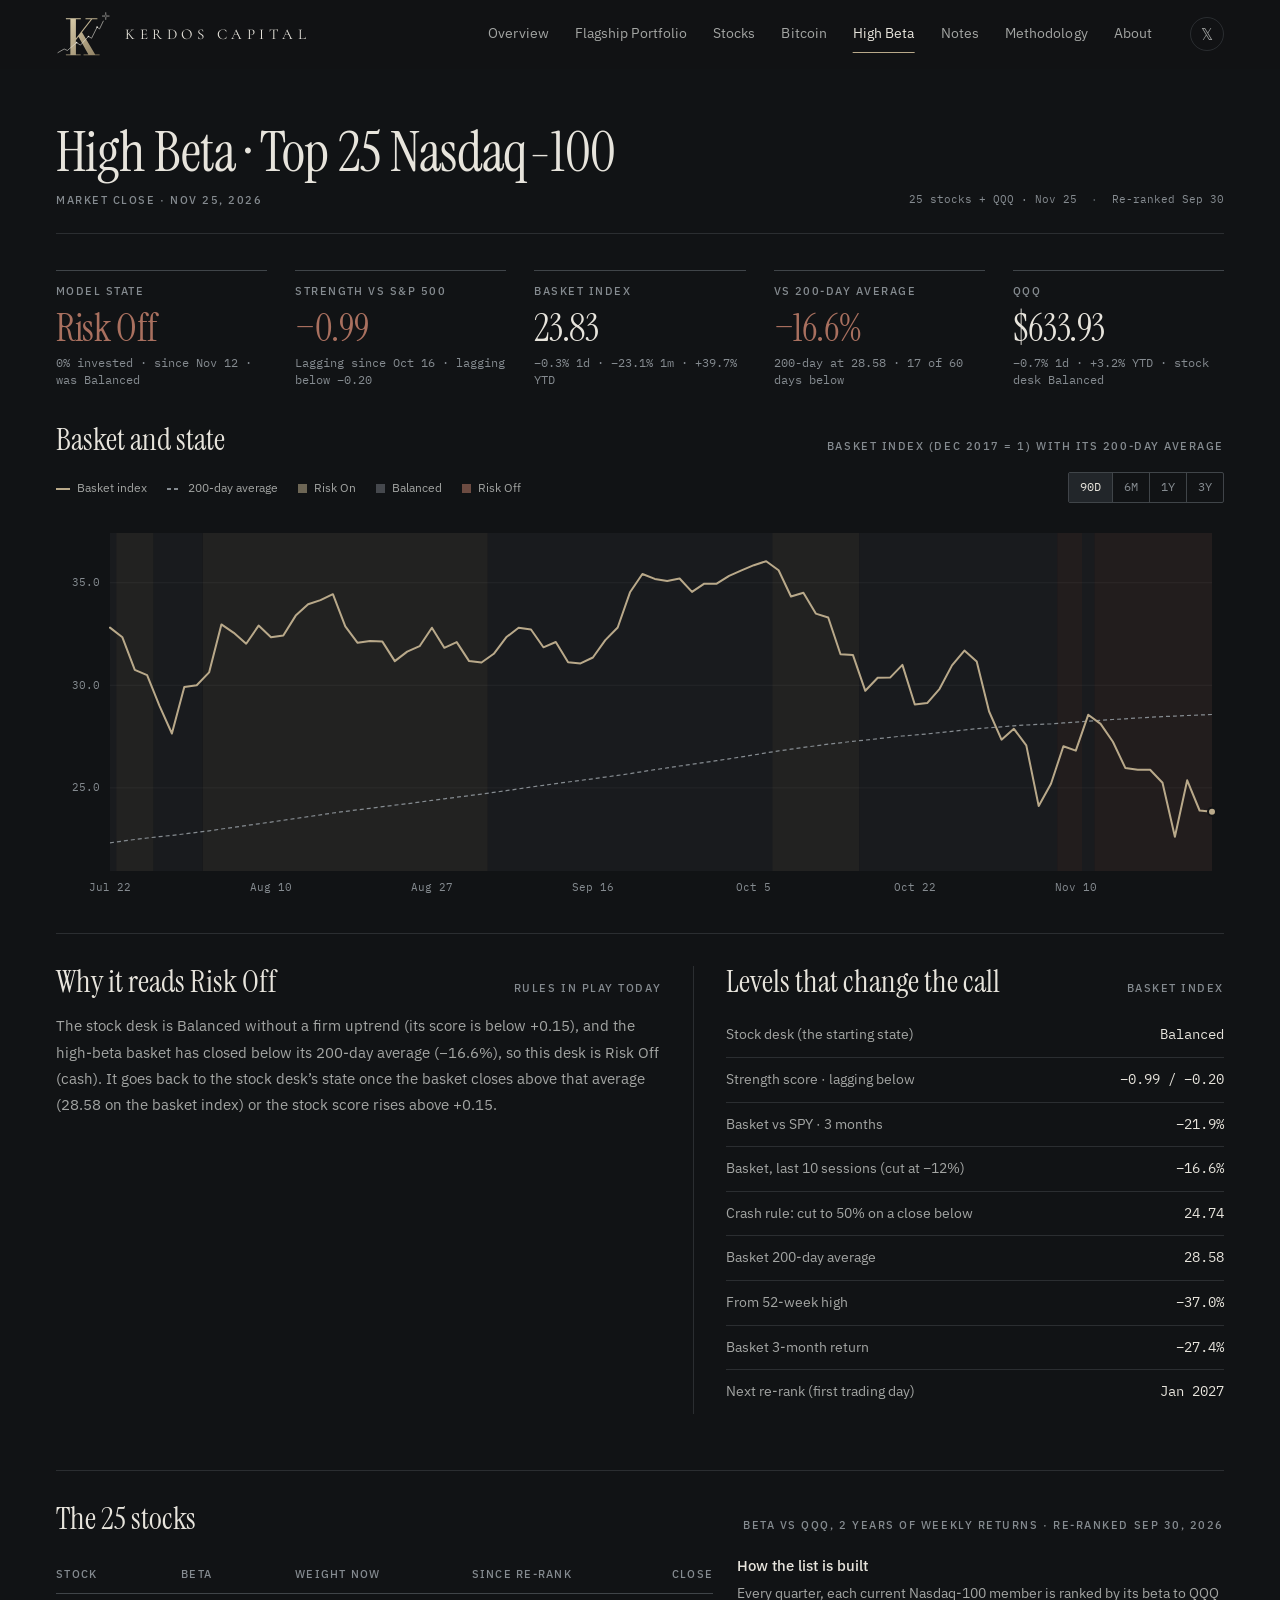
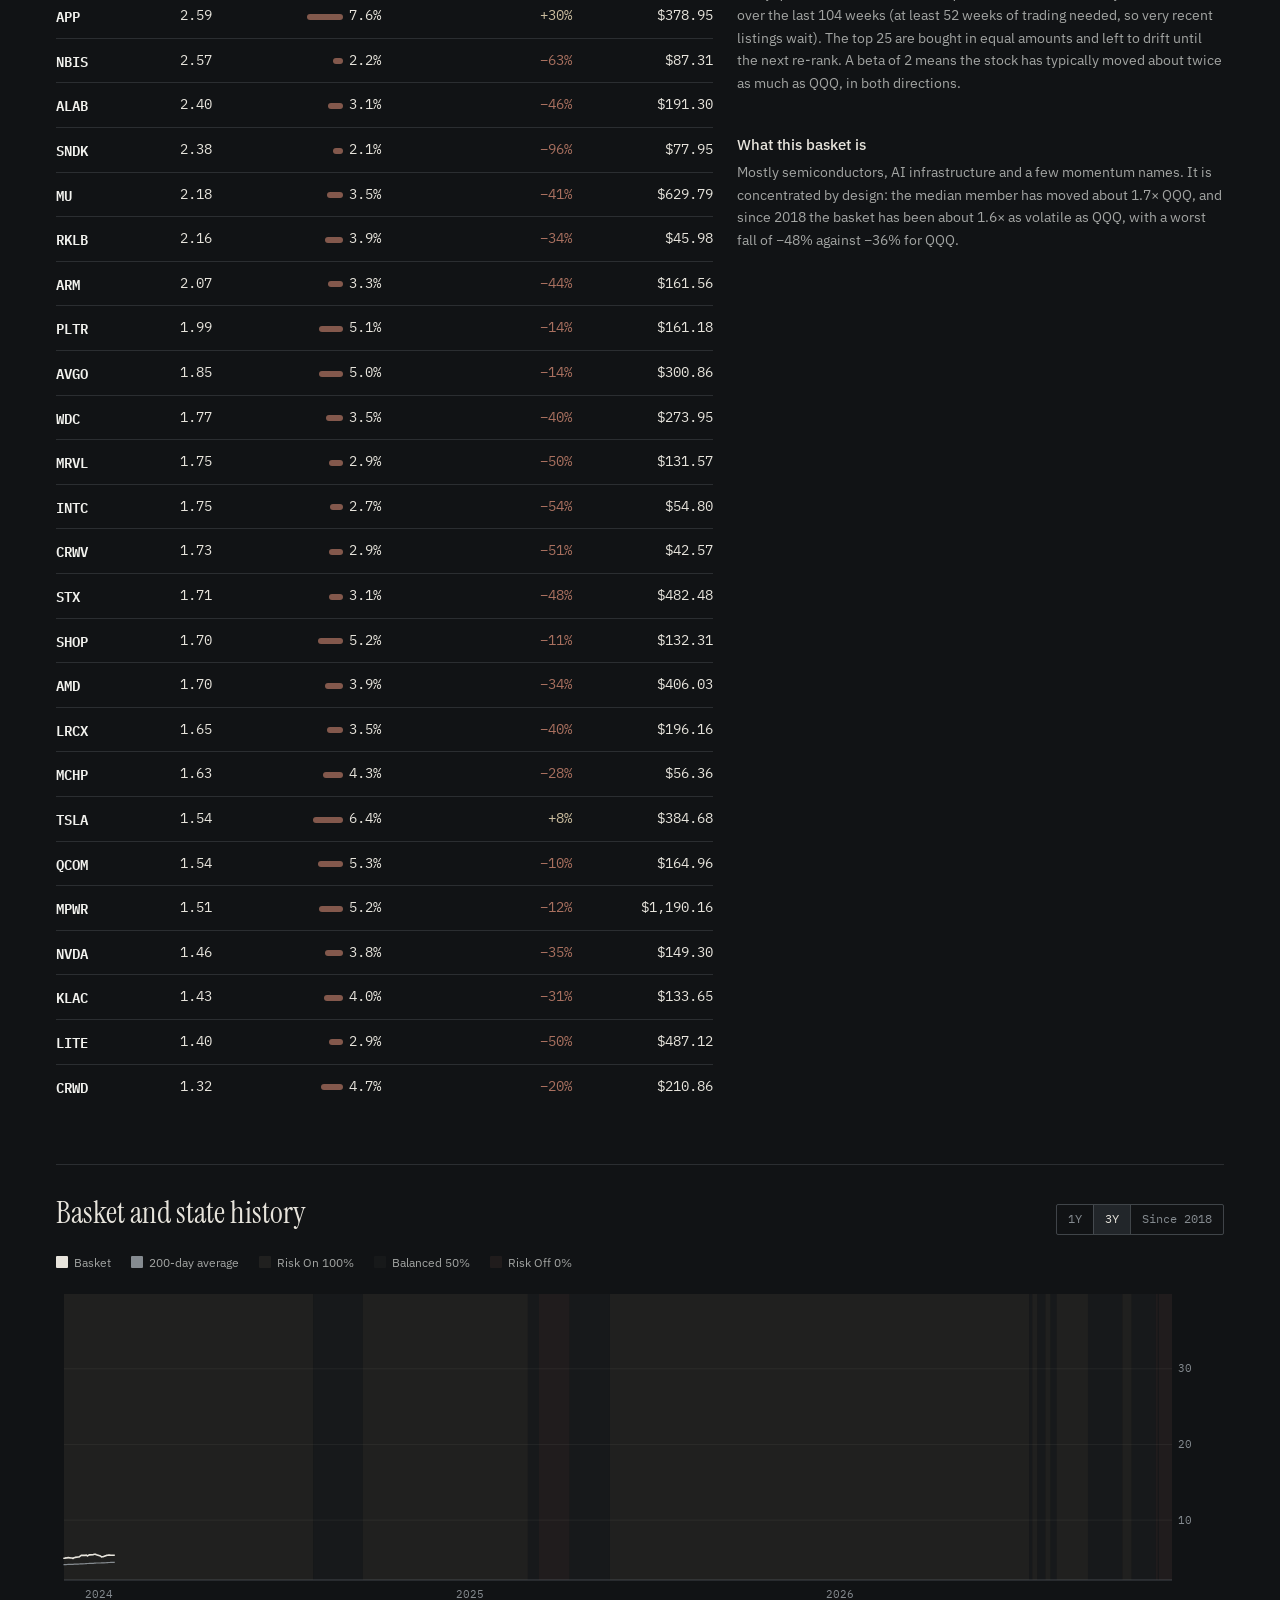
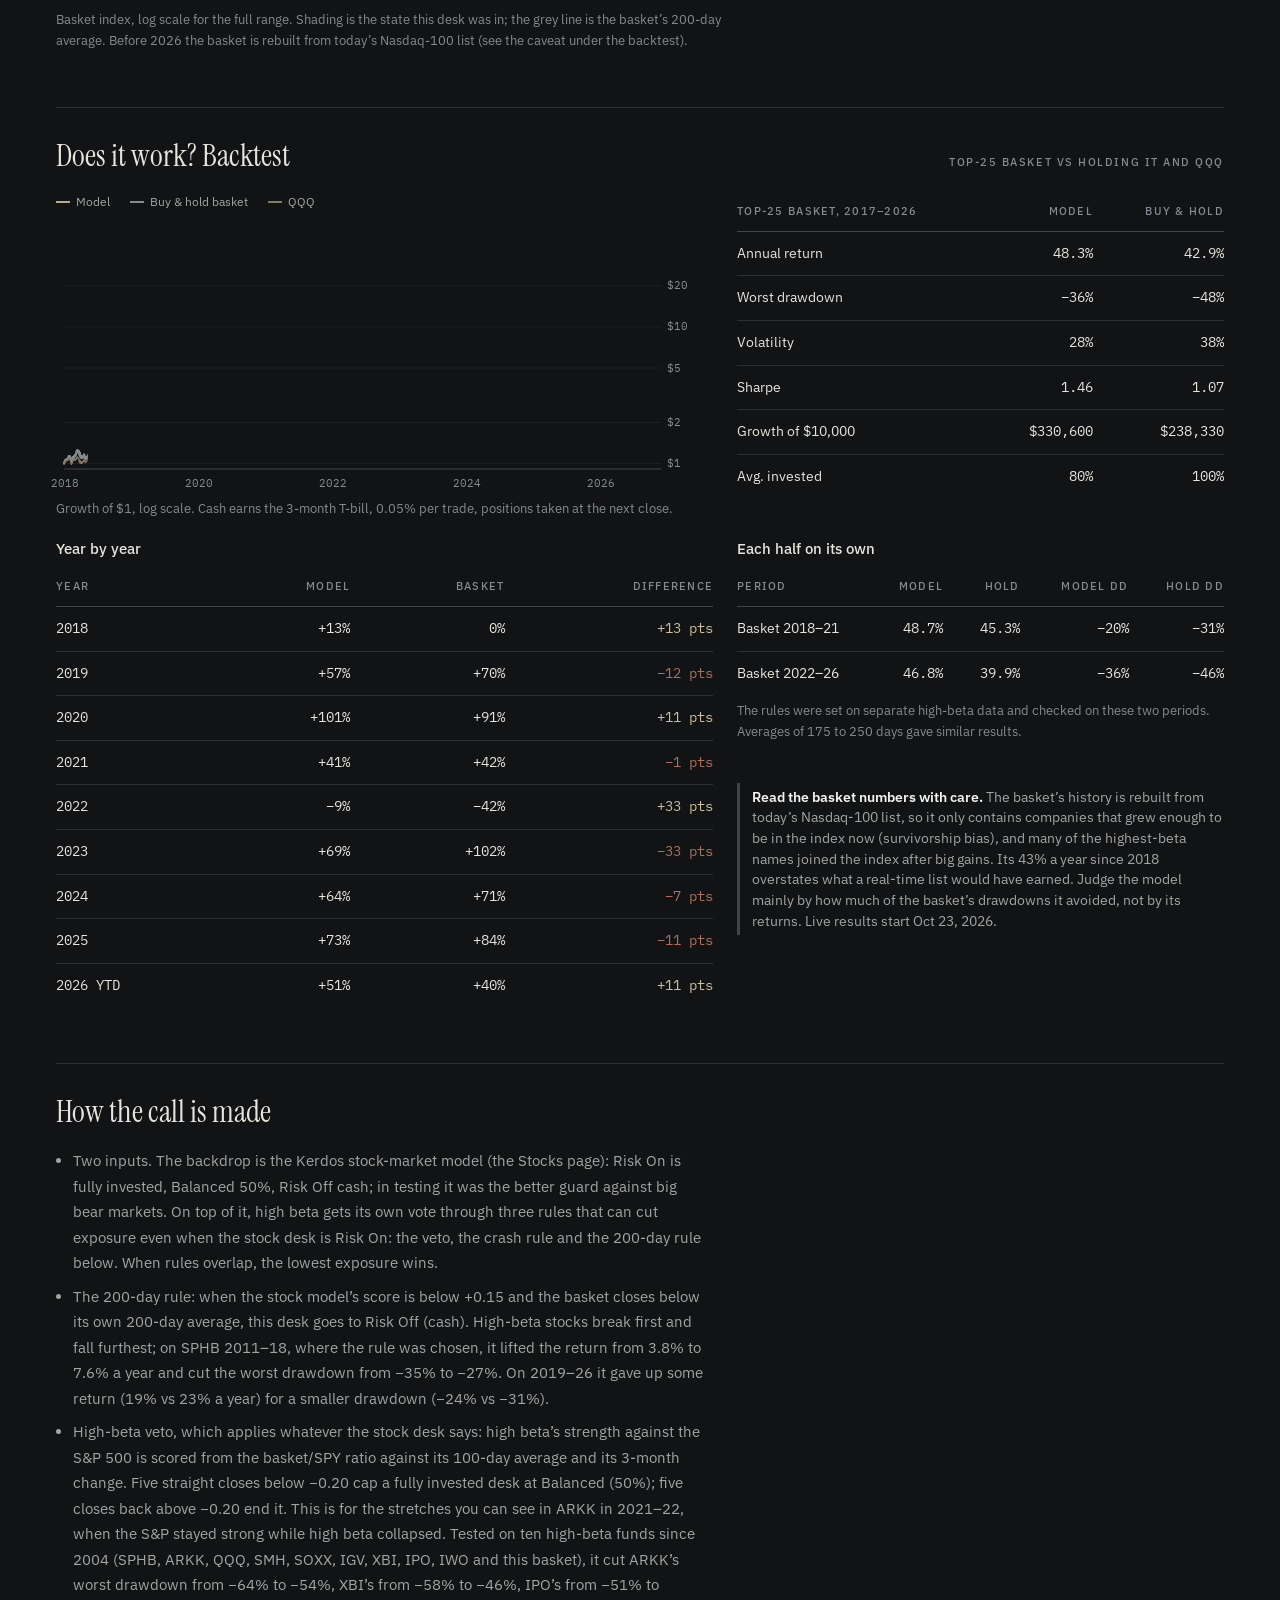
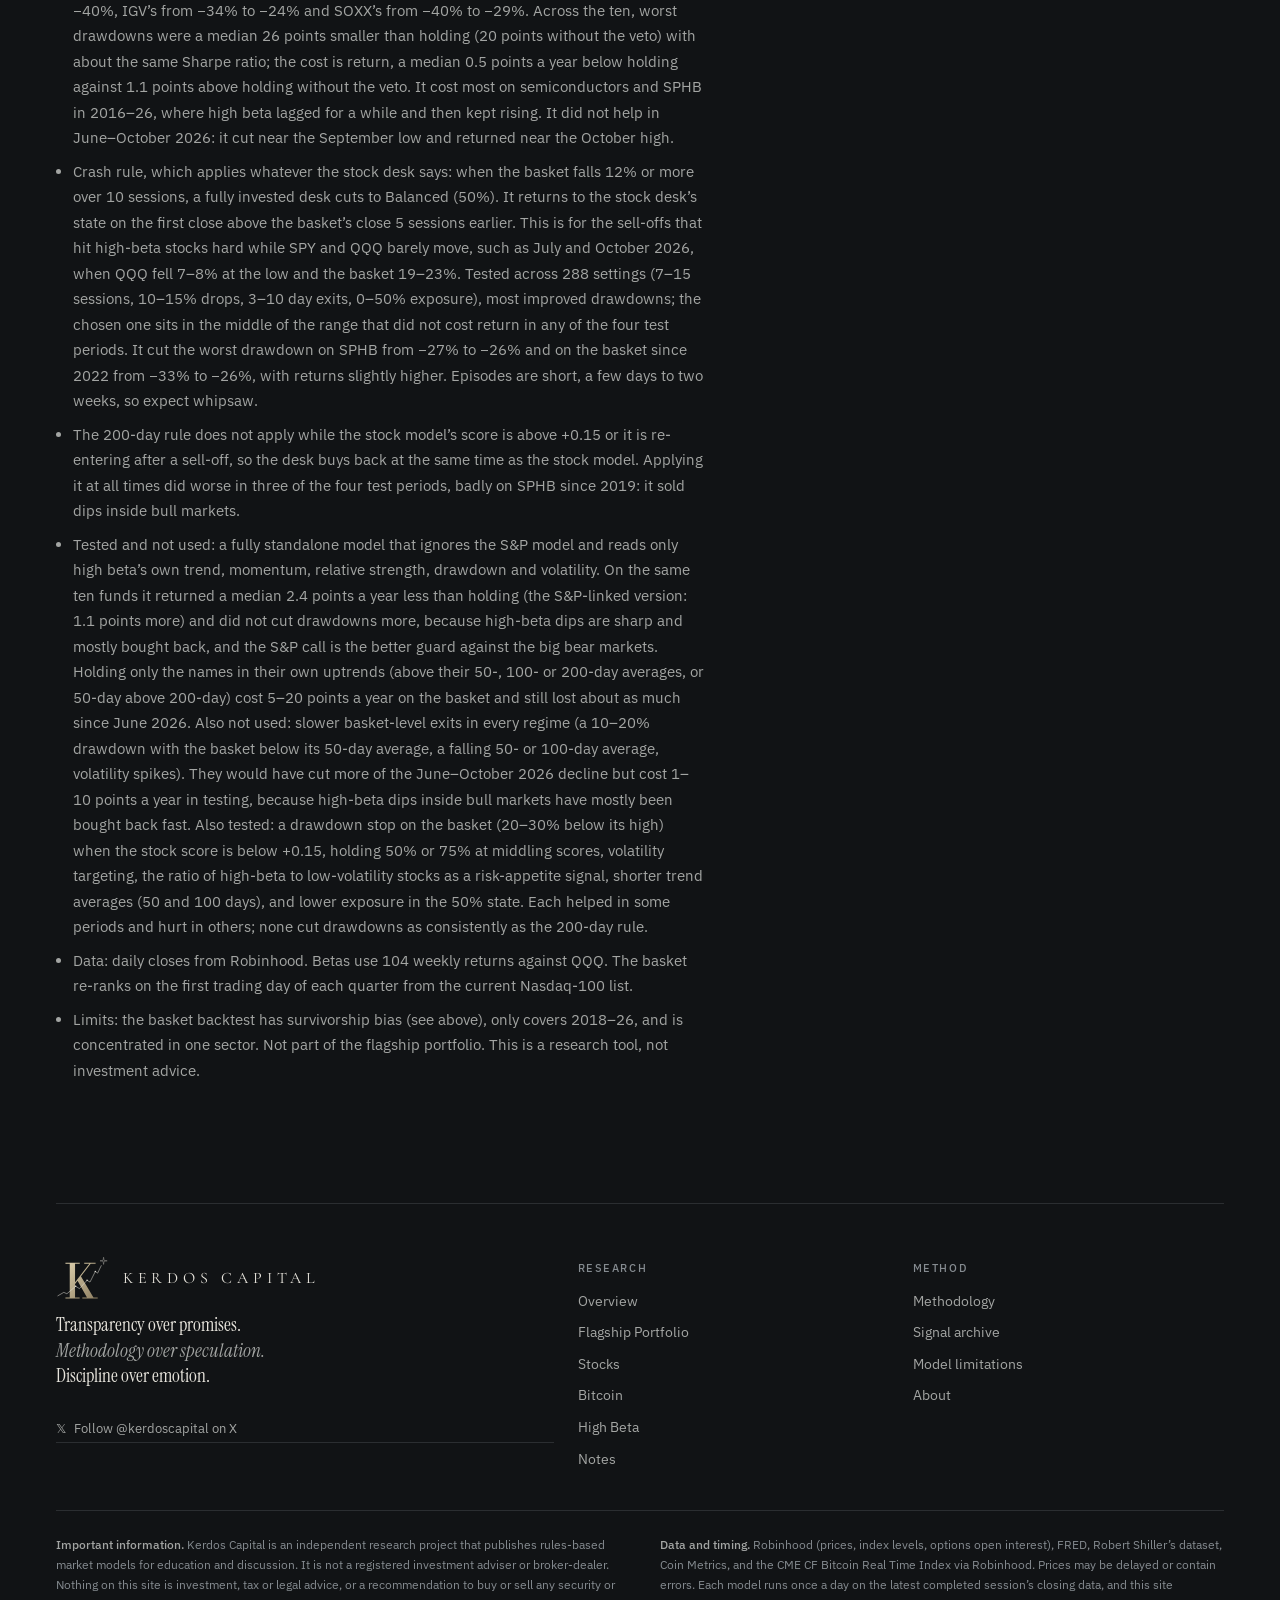
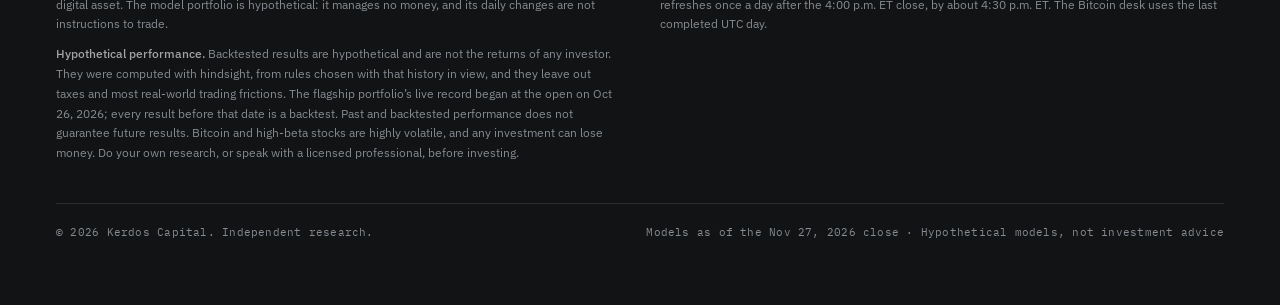
<file: highbeta.html>
<!doctype html>
<html lang="en">
<head>
<meta charset="utf-8">
<meta name="viewport" content="width=device-width, initial-scale=1, viewport-fit=cover">
<style>:root{padding-top:env(safe-area-inset-top,0px);padding-bottom:env(safe-area-inset-bottom,0px)}html,body{margin:0}img{max-width:100%}[hidden]{display:none!important}</style>
<style id="pub-css">
.foot.pub{display:grid;justify-content:stretch;gap:18px;border-top:1px solid var(--line);padding-top:20px;font-size:.8rem;color:var(--muted)}
.foot.pub .ft{display:flex;flex-wrap:wrap;align-items:center;justify-content:space-between;gap:10px 24px}
.foot.pub .ft .wordmark{font-size:.72rem;letter-spacing:.32em;text-decoration:none}
.foot.pub .fl{display:flex;flex-wrap:wrap;gap:4px 16px}
.foot.pub .fl a{color:var(--ink2);text-decoration:none}
.foot.pub .fl a:hover{color:var(--white)}
.foot.pub .fl a:focus-visible{outline:2px solid var(--accent);outline-offset:2px}
.foot.pub .disc{display:grid;gap:8px;max-width:88ch;line-height:1.55}
.foot.pub .disc b{color:var(--ink2);font-weight:600}
.foot.pub .disc p{margin:0}
.hyp{display:inline-flex;align-items:center;gap:6px;font-family:var(--f-mono);font-size:.68rem;letter-spacing:.08em;text-transform:uppercase;color:var(--ink2);border:1px solid var(--line2);border-radius:999px;padding:3px 9px;white-space:nowrap}
</style>
<meta charset="utf-8">
<title>High Beta Desk · Kerdos Capital</title>
<meta name="description" content="Daily model for the 25 highest-beta Nasdaq-100 stocks, a satellite sleeve outside the flagship portfolio, with a backtest against holding the basket and QQQ.">
<meta name="claude:viewport-fit-sides" content="cover">
<link rel="preconnect" href="https://fonts.googleapis.com">
<link rel="preconnect" href="https://fonts.gstatic.com" crossorigin>
<link rel="stylesheet" href="https://fonts.googleapis.com/css2?family=IBM+Plex+Mono:wght@400;500&family=IBM+Plex+Sans:ital,wght@0,400;0,500;0,600;1,400&family=Instrument+Serif:ital@0;1&family=Cormorant+Garamond:wght@500;600&display=swap">
<style>
/* Kerdos Capital. Deep navy ground, lavender for up, red for down.
   Everything else is grey. One dark look by design. */
:root{
  --bg:#131621; --surface:#171b26; --sunk:#1e2230; --ink:#d1d4dc; --ink2:#a9adb8; --muted:#7a7e8a; --line:#242835; --line2:#323745; --white:#ffffff;
  --accent:#a58ee4; --accent-ink:#131621;
  --bull:#a58ee4; --bull-bg:#221f33; --rec:#a58ee4; --rec-bg:#1e2230; --neut:#d1d4dc; --neut-bg:#1e2230; --corr:#9aa0ae; --corr-bg:#1e2230; --bear:#ef5a62; --bear-bg:#2a1d25;
  --band-bull:rgba(165,142,228,.12); --band-rec:rgba(165,142,228,.20); --band-neut:rgba(0,0,0,0); --band-corr:rgba(154,160,174,.10); --band-bear:rgba(239,90,98,.14);
  --s1:#a58ee4; --s2:#8a8e9a; --s3:#d1d4dc; --s4:#6d5ba6;
  --pos:#8d72c8; --neg:#d34f58; --mid:#20242f;
  --f-display:"Archivo","Helvetica Neue",Arial,sans-serif; --f-body:"Archivo","Helvetica Neue",Arial,sans-serif; --f-mono:"IBM Plex Mono",ui-monospace,"SFMono-Regular",Menlo,monospace;
  --r:6px;
  color-scheme:dark;
}
/* Layout: verdict strip, evidence, charts, then research tabs. */
body{background:var(--bg);color:var(--ink);font-family:var(--f-body);font-size:15px;line-height:1.5;-webkit-font-smoothing:antialiased}
.wrap{max-width:1180px;margin:0 auto;padding-left:max(16px,env(safe-area-inset-left,0px));padding-right:max(16px,env(safe-area-inset-right,0px));padding-block:20px 64px;display:grid;gap:18px}
h1,h2,h3{font-family:var(--f-display);text-wrap:balance;margin:0;line-height:1.15}
h2{font-size:1.25rem;font-weight:700;font-stretch:112%;letter-spacing:-.01em}
h3{font-size:1rem;font-weight:650}
p{margin:0}
.mono{font-family:var(--f-mono);font-variant-numeric:tabular-nums}
.label{font-family:var(--f-mono);font-size:.72rem;letter-spacing:.08em;text-transform:uppercase;color:var(--muted)}
.muted{color:var(--muted)} .ink2{color:var(--ink2)}
a{color:var(--accent)}
.mast{display:flex;flex-wrap:wrap;align-items:center;justify-content:space-between;gap:10px 24px;border-bottom:1px solid var(--line);padding-bottom:14px}
.brand{display:flex;flex-wrap:wrap;align-items:center;gap:6px 18px;min-width:0}
.wordmark{font-family:var(--f-display);font-weight:600;font-stretch:115%;font-size:1rem;letter-spacing:.36em;text-transform:uppercase;color:var(--white);white-space:nowrap;line-height:1}
.wordmark span{font-weight:400;color:var(--ink2)}
.vrule{width:1px;height:30px;background:var(--line2)}
.brand h1{font-size:1rem;font-weight:600;letter-spacing:0;line-height:1.2;color:var(--ink)}
.brand .label{margin-top:2px}
@media (max-width:560px){.vrule{display:none}.brand{flex-direction:column;align-items:flex-start}}
.mast .meta{display:flex;flex-wrap:wrap;gap:6px 14px;font-size:.8rem;color:var(--ink2)}
.foot{display:flex;flex-wrap:wrap;align-items:center;justify-content:space-between;gap:10px 24px;border-top:1px solid var(--line);padding-top:14px;font-size:.78rem;color:var(--muted)}
.foot .wordmark{font-size:.72rem;letter-spacing:.32em}
.panel{background:var(--surface);border:1px solid var(--line);border-radius:var(--r);padding:18px;min-width:0}
.grid2{display:grid;grid-template-columns:minmax(0,1.35fr) minmax(0,1fr);gap:18px}
.grid3{display:grid;grid-template-columns:repeat(3,minmax(0,1fr));gap:18px}
@media (max-width:900px){.grid2,.grid3{grid-template-columns:minmax(0,1fr)}}
.phead{display:flex;justify-content:space-between;align-items:baseline;gap:12px;flex-wrap:wrap;margin-bottom:12px}
.verdict{display:grid;grid-template-columns:minmax(0,1fr) minmax(0,1.1fr);gap:26px;padding:22px}
@media (max-width:820px){.verdict{grid-template-columns:minmax(0,1fr)}}
.pill{display:inline-flex;align-items:center;gap:8px;border-radius:999px;padding:4px 12px 4px 10px;font-weight:650;font-size:.85rem}
.pill::before{content:"";width:8px;height:8px;border-radius:50%;background:currentColor}
.pill.Bullish{background:var(--bull-bg);color:var(--bull)} .pill.Neutral{background:var(--neut-bg);color:var(--neut)} .pill.Bearish{background:var(--bear-bg);color:var(--bear)} .pill.Correction{background:var(--corr-bg);color:var(--corr)} .pill.Recovery{background:var(--rec-bg);color:var(--rec)}
.call{font-family:var(--f-display);font-weight:800;font-stretch:125%;font-size:clamp(2.6rem,7vw,4rem);line-height:1;letter-spacing:-.03em}
.call.Bullish{color:var(--bull)} .call.Neutral{color:var(--neut)} .call.Bearish{color:var(--bear)} .call.Correction{color:var(--corr)} .call.Recovery{color:var(--rec)}
.since{font-size:.9rem;color:var(--ink2)}
.quotes{display:grid;grid-template-columns:repeat(2,minmax(0,1fr));gap:10px 18px;margin-top:14px}
.quote .tk{font-family:var(--f-mono);font-size:.72rem;letter-spacing:.08em;color:var(--muted)}
.quote .big{font-family:var(--f-display);font-weight:700;font-stretch:110%;font-size:1.6rem}
.quote .chg{display:flex;flex-wrap:wrap;gap:4px 12px;font-family:var(--f-mono);font-size:.8rem}
.up{color:var(--bull)} .dn{color:var(--bear)}
.narr{margin-top:14px;font-size:.98rem;max-width:62ch}
.gauge svg{width:100%;height:auto;display:block}
.gauge .ax{font-family:var(--f-mono);font-size:10.5px;fill:var(--muted)}
.statrow{display:grid;grid-template-columns:repeat(4,minmax(0,1fr));gap:10px;margin-top:14px}
@media (max-width:520px){.statrow{grid-template-columns:repeat(2,minmax(0,1fr))}}
.stat{border-top:1px solid var(--line);padding-top:8px}
.stat b{display:block;font-family:var(--f-mono);font-weight:600;font-size:1.05rem}
.stat span{font-size:.75rem;color:var(--muted)}
.meter{display:grid;grid-template-columns:110px minmax(0,1fr) 52px;align-items:center;gap:10px;padding:6px 0;border-bottom:1px solid var(--line)}
.meter:last-child{border-bottom:0}
.meter .nm{font-weight:600;font-size:.9rem;text-transform:capitalize}
.meter .nm small{display:block;font-weight:400;color:var(--muted);font-size:.72rem;font-family:var(--f-mono);text-transform:none}
.track{position:relative;height:10px;background:var(--sunk);border-radius:5px}
.track .zero{position:absolute;left:50%;top:-3px;bottom:-3px;width:1px;background:var(--line2)}
.track .bar{position:absolute;top:0;bottom:0;border-radius:5px}
.track .bar.p{background:var(--bull)} .track .bar.n{background:var(--bear)}
.meter .v{font-family:var(--f-mono);font-size:.85rem;text-align:right}
.tblwrap{overflow-x:auto;-webkit-overflow-scrolling:touch}
table{border-collapse:collapse;width:100%;font-size:.86rem}
th{font-family:var(--f-mono);font-weight:500;font-size:.7rem;letter-spacing:.06em;text-transform:uppercase;color:var(--muted);text-align:left;padding:6px 8px;border-bottom:1px solid var(--line2);white-space:nowrap}
td{padding:6px 8px;border-bottom:1px solid var(--line);vertical-align:middle}
td.n,th.n{text-align:right;font-family:var(--f-mono);font-variant-numeric:tabular-nums;white-space:nowrap}
tr.grp td{background:var(--sunk);font-family:var(--f-mono);font-size:.7rem;letter-spacing:.07em;text-transform:uppercase;color:var(--ink2);padding:4px 8px}
.sig{display:inline-block;width:70px;height:8px;background:var(--sunk);border-radius:4px;position:relative;vertical-align:middle}
.sig i{position:absolute;top:0;bottom:0;border-radius:4px}
.sig::after{content:"";position:absolute;left:50%;top:-2px;bottom:-2px;width:1px;background:var(--line2)}
.rung{display:grid;grid-template-columns:minmax(0,1fr) auto 64px;gap:10px;align-items:center;padding:5px 0;font-size:.88rem}
.rung + .rung{border-top:1px solid var(--line)}
.rung.now{background:var(--sunk);border-radius:4px;padding:7px 8px;margin:2px -8px;font-weight:650}
.rung.now + .rung{border-top:0}
.rung .px{font-family:var(--f-mono)} .rung .d{font-family:var(--f-mono);text-align:right;font-size:.8rem}
.cbar{display:grid;grid-template-columns:96px minmax(0,1fr) 70px;gap:10px;align-items:center;font-size:.84rem;padding:3px 0}
.cbar .t{height:12px;background:var(--sunk);border-radius:3px;position:relative;overflow:hidden}
.cbar .t i{position:absolute;left:0;top:0;bottom:0;background:var(--line2);border-radius:3px}
.cbar.cur .t i{background:var(--accent)}
.cbar .n{font-family:var(--f-mono);text-align:right}
.kv{display:grid;grid-template-columns:minmax(0,1fr) auto;gap:4px 12px;font-size:.88rem}
.kv dt{color:var(--ink2)} .kv dd{margin:0;font-family:var(--f-mono);text-align:right}
.chart{position:relative;width:100%;min-width:0}
.chart svg{display:block;width:100%;height:auto;overflow:visible}
.chart .ax{font-family:var(--f-mono);font-size:10.5px;fill:var(--muted)}
.chart .grid{stroke:var(--line);stroke-width:1}
.chart .base{stroke:var(--line2);stroke-width:1}
.tip{position:absolute;pointer-events:none;background:var(--surface);border:1px solid var(--line2);border-radius:6px;padding:7px 9px;font-size:.78rem;box-shadow:0 6px 18px rgba(0,0,0,.12);white-space:nowrap;z-index:5;min-width:120px}
.tip .h{font-family:var(--f-mono);color:var(--muted);font-size:.72rem;margin-bottom:3px}
.tip .r{display:flex;gap:8px;align-items:center;justify-content:space-between}
.tip .r i{width:8px;height:8px;border-radius:50%;display:inline-block;margin-right:6px}
.legend{display:flex;flex-wrap:wrap;gap:6px 16px;font-size:.8rem;color:var(--ink2);margin-bottom:6px}
.legend span{display:inline-flex;align-items:center;gap:6px}
.legend i{width:14px;height:3px;border-radius:2px;display:inline-block}
.legend i.sw{width:12px;height:12px;border-radius:3px}
.seg{display:inline-flex;border:1px solid var(--line2);border-radius:6px;overflow:hidden}
.seg button{font:inherit;font-family:var(--f-mono);font-size:.75rem;background:transparent;color:var(--ink2);border:0;padding:5px 10px;cursor:pointer}
.seg button + button{border-left:1px solid var(--line2)}
.seg button[aria-pressed="true"]{background:var(--accent);color:var(--accent-ink)}
button:focus-visible{outline:2px solid var(--accent);outline-offset:2px}
.tabs{display:flex;gap:4px;flex-wrap:wrap;border-bottom:1px solid var(--line2);margin:-4px 0 16px}
.tabs button{font:inherit;font-weight:600;font-size:.9rem;background:none;border:0;border-bottom:2px solid transparent;color:var(--ink2);padding:8px 10px;cursor:pointer;margin-bottom:-1px}
.tabs button[aria-selected="true"]{color:var(--ink);border-bottom-color:var(--accent)}
.tabpane{display:grid;gap:22px}
.tabpane>*{min-width:0}
.find{display:grid;gap:14px;grid-template-columns:repeat(2,minmax(0,1fr))}
@media (max-width:760px){.find{grid-template-columns:minmax(0,1fr)}}
.finding{border-top:1px solid var(--line2);padding-top:10px;display:grid;gap:6px;align-content:start}
.finding p{font-size:.9rem;color:var(--ink2);max-width:62ch}
.note{font-size:.8rem;color:var(--muted);max-width:80ch}
.heat td{text-align:center;font-family:var(--f-mono);font-size:.76rem;padding:6px 4px;border:2px solid var(--surface);border-radius:4px}
.heat th{text-align:center}
.chip{font-family:var(--f-mono);font-size:.68rem;border:1px solid var(--line2);border-radius:999px;padding:1px 7px;color:var(--ink2)}
.chip.live{border-color:var(--accent);color:var(--accent)}
.icrow{display:grid;grid-template-columns:minmax(0,1.6fr) minmax(0,2fr) 92px;gap:10px;align-items:center;font-size:.84rem;padding:5px 0;border-bottom:1px solid var(--line)}
.icrow .t{position:relative;height:10px}
.icrow .t::before{content:"";position:absolute;left:50%;top:-3px;bottom:-3px;width:1px;background:var(--line2)}
.icrow .t i{position:absolute;top:0;bottom:0;border-radius:3px}
.icrow .nm small{color:var(--muted);font-family:var(--f-mono);font-size:.68rem;margin-left:6px}
.prose{display:grid;gap:10px;max-width:72ch;font-size:.93rem}
.prose ul{margin:0;padding-left:1.1em;display:grid;gap:6px}
.notes{margin:0;padding-left:1.1em;display:grid;gap:8px;font-size:.92rem;max-width:90ch}
.notes a{font-size:.8rem;white-space:nowrap}
.loading{padding:40px 0;text-align:center;color:var(--muted)}
.err{color:var(--bear)}
@media (prefers-reduced-motion: reduce){*{transition:none!important;animation:none!important}}
.expo{display:flex;flex-wrap:wrap;align-items:baseline;gap:6px 14px;margin-top:10px;font-size:.92rem}
.expo b{font-family:var(--f-mono);font-size:1.05rem}
.track .gate{position:absolute;top:-3px;bottom:-3px;width:2px;background:var(--ink2);opacity:.7}
.ladder4{display:grid;grid-template-columns:repeat(auto-fit,minmax(92px,1fr));gap:8px;margin-top:12px}
.ladder4 div{border-radius:8px;padding:8px 10px;font-size:.78rem;line-height:1.35;border:1px solid var(--line)}
.ladder4 div b{display:block;font-size:.88rem}
.ladder4 .on{outline:2px solid var(--white);outline-offset:-1px}

tr.adopt td:first-child{font-weight:600} tr.rej td{color:var(--muted)} tr.sens td:first-child{padding-left:18px}
.site{display:flex;flex-wrap:wrap;align-items:center;justify-content:space-between;gap:10px 24px;padding-bottom:14px;border-bottom:1px solid var(--line)}
.site .wordmark{color:var(--white);text-decoration:none}
.site .links{display:flex;flex-wrap:wrap;gap:2px}
.site .links a{color:var(--ink2);text-decoration:none;padding:6px 12px;border-radius:6px;font-weight:550;font-size:.9rem}
.site .links a:hover{color:var(--white)}
.site .links a[aria-current="page"]{color:var(--white);background:var(--sunk)}
.site .links a:focus-visible{outline:2px solid var(--accent);outline-offset:2px}
.mast.sub{border-bottom:0;padding-bottom:0;align-items:flex-end}
.mast.sub h1{font-size:1.5rem;font-weight:700;font-stretch:112%;letter-spacing:-.01em;color:var(--white)}
</style>

<!--kerdos-head-->
<link rel="icon" href="favicon.svg" type="image/svg+xml">
<link rel="icon" href="favicon.ico" sizes="any">
<link rel="apple-touch-icon" href="apple-touch-icon.png">
<link rel="canonical" href="https://kerdoscapital.xyz/highbeta.html">
<meta name="theme-color" content="#111315">
<meta property="og:type" content="website">
<meta property="og:site_name" content="Kerdos Capital">
<meta property="og:title" content="High Beta Desk · Kerdos Capital">
<meta property="og:description" content="Daily model for the 25 highest-beta Nasdaq-100 stocks, a satellite sleeve outside the flagship portfolio, with a backtest against holding the basket and QQQ.">
<meta property="og:url" content="https://kerdoscapital.xyz/highbeta.html">
<meta property="og:image" content="https://kerdoscapital.xyz/og.png?v=20261127">
<meta property="og:image:width" content="1200">
<meta property="og:image:height" content="630">
<meta name="twitter:card" content="summary_large_image">
<meta name="twitter:title" content="High Beta Desk · Kerdos Capital">
<meta name="twitter:description" content="Daily model for the 25 highest-beta Nasdaq-100 stocks, a satellite sleeve outside the flagship portfolio, with a backtest against holding the basket and QQQ.">
<meta name="twitter:image" content="https://kerdoscapital.xyz/og.png?v=20261127">
<!--/kerdos-head-->
<style id="k-retail">
.k-strip{display:flex;flex-wrap:wrap;align-items:center;gap:4px 18px;padding:11px 0;border-bottom:1px solid var(--hair);font-family:var(--f-num);font-size:12px;letter-spacing:.02em;color:var(--muted)}
.k-strip b{color:var(--ink);font-weight:400}
.k-strip .dot{width:6px;height:6px;border-radius:50%;background:var(--sage);display:inline-block;margin-right:8px;vertical-align:1px}
.k-strip a{margin-left:auto;color:var(--ink-2);text-decoration:none;border-bottom:1px solid var(--hair)}
.k-strip a:hover{color:var(--ink)}
@media (max-width:640px){.k-strip{font-size:11.5px}.k-strip .x{display:none}.k-strip a{margin-left:0}}
.k-today .t-grid{display:grid;grid-template-columns:repeat(4,minmax(0,1fr));gap:0;margin-top:var(--s-5,24px)}
.k-today .t-grid>div{display:grid;gap:8px;align-content:start;padding:0 24px;border-left:1px solid var(--hair)}
.k-today .t-grid>div:first-child{padding-left:0;border-left:0}
@media (max-width:900px){.k-today .t-grid{grid-template-columns:1fr 1fr;gap:28px 0}.k-today .t-grid>div:nth-child(odd){padding-left:0;border-left:0}}
@media (max-width:560px){.k-today .t-grid{grid-template-columns:1fr}.k-today .t-grid>div{padding:20px 0 0;border-left:0;border-top:1px solid var(--hair)}.k-today .t-grid>div:first-child{border-top:0;padding-top:0}}
.k-today .t-st{font-size:14.5px;color:var(--ink)} .k-today .t-st b{font-weight:500}
.k-today p,.k-today li{font-size:13.5px;line-height:1.55;color:var(--ink-2);margin:0}
.k-today ul{list-style:none;margin:0;padding:0;display:grid;gap:7px}
.k-today li .mono{color:var(--ink);margin-right:6px}
.k-today .t-tag{font-family:var(--f-ui);font-size:10.5px;letter-spacing:.08em;text-transform:uppercase;color:var(--muted);margin-left:6px;white-space:nowrap}
.k-today .t-foot{display:flex;flex-wrap:wrap;gap:8px 22px;align-items:center;margin-top:var(--s-5,24px);padding-top:14px;border-top:1px solid var(--hair)}
.k-today .t-btn{font-family:var(--f-ui);font-size:13px;color:var(--ink-2);background:none;border:0;border-bottom:1px solid var(--hair);padding:0 0 2px;text-decoration:none;cursor:pointer}
.k-today .t-btn:hover{color:var(--ink);border-color:var(--sage)}
.k-today .t-fine{font-size:12px;color:var(--muted)}
.k-today .t-foot .t-fine{margin-left:auto}
.k-calls table{width:100%;border-collapse:collapse;font-size:13.5px}
.k-calls th{font-family:var(--f-ui);font-size:11px;letter-spacing:.1em;text-transform:uppercase;color:var(--muted);font-weight:500;text-align:left;padding:8px 10px;border-bottom:1px solid var(--hair)}
.k-calls td{padding:9px 10px;border-bottom:1px solid var(--hair);color:var(--ink-2);white-space:nowrap}
.k-calls td.n,.k-calls th.n{text-align:right;font-family:var(--f-num)}
.k-calls .ok{color:var(--sage)} .k-calls .bad{color:#A9705F}
.k-calls .sum{display:flex;flex-wrap:wrap;gap:8px 28px;margin:16px 0 4px;font-size:14px;color:var(--ink-2)} .k-calls .sum b{color:var(--ink);font-weight:500}
@media (max-width:640px){.k-calls th:nth-child(4),.k-calls td:nth-child(4),.k-calls th:nth-child(6),.k-calls td:nth-child(6){display:none}.k-calls td,.k-calls th{padding:8px 6px}.k-calls td .label{display:block;font-size:10px}}
.k-notes article{border-top:1px solid var(--hair);padding:28px 0;display:grid;gap:12px;max-width:72ch}
.k-notes article h2{font-family:var(--f-serif);font-weight:400;font-size:clamp(26px,3vw,36px);line-height:1.1;margin:0;color:var(--ink)}
.k-notes article p{font-size:15.5px;line-height:1.65;color:var(--ink-2);margin:0}
</style>
<link rel="alternate" type="application/rss+xml" title="Kerdos Capital" href="feed.xml">
<style id="k-plain">
.k-x{display:inline-flex;align-items:center;justify-content:center;width:32px;height:32px;margin-left:14px;border:1px solid var(--hair);border-radius:50%;
  color:var(--ink-2);text-decoration:none;font-size:15px;line-height:1}
.k-x:hover{color:var(--ink);border-color:var(--sage)}
.k-xf{display:inline-flex;align-items:center;gap:8px;margin-top:14px;font-size:13px;color:var(--ink-2);text-decoration:none;border-bottom:1px solid var(--hair);padding-bottom:2px}
.k-xf:hover{color:var(--ink)}
.k-plain{display:grid;grid-template-columns:repeat(auto-fit,minmax(260px,1fr));gap:0;margin:var(--s-5,24px) 0 var(--s-5,24px)}
.k-plain>div{padding:0 26px 0 0;display:grid;gap:9px;align-content:start}
.k-plain>div+div{padding-left:26px;border-left:1px solid var(--hair)}
@media (max-width:760px){.k-plain>div+div{padding:20px 0 0;border-left:0;border-top:1px solid var(--hair);margin-top:20px}.k-plain>div{padding-right:0}}
.k-plain h3{font-family:var(--f-ui);font-size:11.5px;font-weight:500;letter-spacing:.12em;text-transform:uppercase;color:var(--ink-2);margin:0}
.k-plain p{font-size:13.5px;line-height:1.6;color:var(--ink-2);margin:0}
.k-plain p b{color:var(--ink);font-weight:500}
.k-plain .fine{font-size:12px;color:var(--muted)}
.k-desk-plain{margin-top:0}
</style>
</head>
<body>
<style>.grid2>div>div{min-width:0}
.call.Breakdown{color:var(--bear)}.pill.Breakdown{background:var(--bear-bg);color:var(--bear)}.call.Crash{color:var(--corr)}.pill.Crash{background:var(--corr-bg);color:var(--corr)}.call.Lagging{color:var(--corr)}.pill.Lagging{background:var(--corr-bg);color:var(--corr)}
.mem{width:100%}.mem td.sym{font-family:var(--f-mono);font-weight:600;color:var(--white)}
.wbar{display:inline-block;height:6px;border-radius:3px;background:var(--accent);vertical-align:middle;margin-right:6px;opacity:.75}
.chips{display:flex;flex-wrap:wrap;gap:6px}.chips span{font-family:var(--f-mono);font-size:.78rem;padding:2px 8px;border-radius:5px;background:var(--sunk);color:var(--ink)}
.caveat{border-left:3px solid var(--line2);padding:4px 0 4px 12px;color:var(--ink2);font-size:.86rem;line-height:1.5}
</style>
<link rel="stylesheet" href="kerdos.css">
<script src="kerdos.js"></script>
<div class="wrap" id="app">
  <header class="k-nav"><div class="k-bar"><a class="k-word" href="index.html" aria-label="Kerdos Capital, overview"><svg class="k-mono" viewBox="226 116 338 282" aria-hidden="true"><defs><linearGradient id="kgn" x1="0" y1="0" x2="1" y2="1"><stop offset="0" stop-color="#DCCFAC"/><stop offset="1" stop-color="#8E7F62"/></linearGradient></defs><path d="M318.6 322.0 439.5 165.9H406.8V160.0H479.8V165.9H448.0L327.3 322.0ZM286.6 388.0V382.1H314.1V165.9H286.6V160.0H378.4V165.9H348.1V382.1H377.6V388.0ZM394.9 388.0V382.1H424.7L361.3 269.7L383.7 243.0L466.2 382.1H493.4V388.0Z" fill="url(#kgn)"/><polyline points="238,371 276,349 296,358 352,310 376,325 425,272 444,283 478,215 493,226 516,178" fill="none" stroke="#E7E4DC" stroke-width="3.6" stroke-linejoin="round" stroke-linecap="round"/><circle vector-effect="non-scaling-stroke" cx="352" cy="310" r="5" fill="#E7E4DC"/><circle vector-effect="non-scaling-stroke" cx="425" cy="272" r="5" fill="#E7E4DC"/><circle vector-effect="non-scaling-stroke" cx="478" cy="215" r="5" fill="#E7E4DC"/><path d="M531.0 124.0L534.2 143.8L554.0 147.0L534.2 150.2L531.0 170.0L527.8 150.2L508.0 147.0L527.8 143.8Z" fill="none" stroke="#E7E4DC" stroke-width="2" stroke-linejoin="round"/></svg><span class="k-wt">Kerdos Capital</span></a><div class="k-right"><nav class="k-links" aria-label="Site"><span class="k-ind" aria-hidden="true"></span><a href="index.html">Overview</a><a href="flagship.html">Flagship Portfolio</a><a href="stocks.html">Stocks</a><a href="bitcoin.html">Bitcoin</a><a href="highbeta.html" aria-current="page">High Beta</a><a href="notes.html">Notes</a><a href="methodology.html">Methodology</a><a href="about.html">About</a></nav><a class="k-x" href="https://x.com/kerdoscapital" target="_blank" rel="noopener" aria-label="Kerdos Capital on X, @kerdoscapital" title="@kerdoscapital on X"><span aria-hidden="true">&#x1D54F;</span></a><button class="k-menu-btn" type="button" aria-label="Menu" aria-expanded="false"><svg viewBox="0 0 18 18" aria-hidden="true"><path d="M3 6h12M3 12h12" stroke="currentColor" stroke-width="1.4" stroke-linecap="square"/></svg></button></div></div></header>
  <header class="mast sub">
    <div><h1>High Beta · Top 25 Nasdaq-100</h1><div class="label" id="asof">Market close · loading</div></div>
    <div class="meta" id="fresh"></div>
  </header>
  <div class="loading" id="loading"><!--pre:loading--><span style="display:block;font-size:1.05rem;color:var(--ink,#d1d4dc)"><b>High beta: Risk Off</b> · 0% invested · basket 23.83</span><span style="display:block;margin-top:6px">As of the Nov 25, 2026 close. Loading the full report…</span><!--/pre:loading--></div>
  <main id="main" hidden style="display:grid;gap:18px"></main>
  <footer class="foot pub">
    <div class="kf-top"><div class="kf-brand"><a class="k-word" href="index.html" aria-label="Kerdos Capital, overview"><svg class="k-mono" viewBox="226 116 338 282" aria-hidden="true"><defs><linearGradient id="kgf" x1="0" y1="0" x2="1" y2="1"><stop offset="0" stop-color="#DCCFAC"/><stop offset="1" stop-color="#8E7F62"/></linearGradient></defs><path d="M318.6 322.0 439.5 165.9H406.8V160.0H479.8V165.9H448.0L327.3 322.0ZM286.6 388.0V382.1H314.1V165.9H286.6V160.0H378.4V165.9H348.1V382.1H377.6V388.0ZM394.9 388.0V382.1H424.7L361.3 269.7L383.7 243.0L466.2 382.1H493.4V388.0Z" fill="url(#kgf)"/><polyline points="238,371 276,349 296,358 352,310 376,325 425,272 444,283 478,215 493,226 516,178" fill="none" stroke="#E7E4DC" stroke-width="3.2" stroke-linejoin="round" stroke-linecap="round"/><circle vector-effect="non-scaling-stroke" cx="352" cy="310" r="4.6" fill="#E7E4DC"/><circle vector-effect="non-scaling-stroke" cx="425" cy="272" r="4.6" fill="#E7E4DC"/><circle vector-effect="non-scaling-stroke" cx="478" cy="215" r="4.6" fill="#E7E4DC"/><path d="M531.0 124.0L534.2 143.8L554.0 147.0L534.2 150.2L531.0 170.0L527.8 150.2L508.0 147.0L527.8 143.8Z" fill="none" stroke="#E7E4DC" stroke-width="2" stroke-linejoin="round"/></svg><span class="k-wt">Kerdos Capital</span></a><p class="k-pos">Transparency over promises. <i>Methodology over speculation.</i> Discipline over emotion.</p><a class="k-xf" href="https://x.com/kerdoscapital" target="_blank" rel="noopener"><span aria-hidden="true">&#x1D54F;</span> Follow @kerdoscapital on X</a></div><nav class="kf-col fl" aria-label="Footer"><span class="label">Research</span><a href="index.html">Overview</a><a href="flagship.html">Flagship Portfolio</a><a href="stocks.html">Stocks</a><a href="bitcoin.html">Bitcoin</a><a href="highbeta.html">High Beta</a><a href="notes.html">Notes</a></nav><div class="kf-col"><span class="label">Method</span><a href="methodology.html">Methodology</a><a href="methodology.html#archive">Signal archive</a><a href="methodology.html#limits">Model limitations</a><a href="about.html">About</a></div></div>
    <div class="disc">
      <p><b>Important information.</b> Kerdos Capital is an independent research project that publishes rules-based market models for education and discussion. It is not a registered investment adviser or broker-dealer. Nothing on this site is investment, tax or legal advice, or a recommendation to buy or sell any security or digital asset. The model portfolio is hypothetical: it manages no money, and its daily changes are not instructions to trade.</p>
      <p><b>Hypothetical performance.</b> Backtested results are hypothetical and are not the returns of any investor. They were computed with hindsight, from rules chosen with that history in view, and they leave out taxes and most real-world trading frictions. The flagship portfolio’s live record began at the open on Oct 26, 2026; every result before that date is a backtest. Past and backtested performance does not guarantee future results. Bitcoin and high-beta stocks are highly volatile, and any investment can lose money. Do your own research, or speak with a licensed professional, before investing.</p>
      <p><b>Data and timing.</b> Robinhood (prices, index levels, options open interest), FRED, Robert Shiller’s dataset, Coin Metrics, and the CME CF Bitcoin Real Time Index via Robinhood. Prices may be delayed or contain errors. Each model runs once a day on the latest completed session’s closing data, and this site refreshes once a day after the 4:00 p.m. ET close, by about 4:30 p.m. ET. The Bitcoin desk uses the last completed UTC day.</p>
    </div>
    <div class="kf-base"><span>© 2026 Kerdos Capital. Independent research.</span><span>Models as of the Nov 27, 2026 close · Hypothetical models, not investment advice</span></div>
  </footer>
</div>
<script>
(()=>{
const $=(s,r=document)=>r.querySelector(s);
const h=(tag,attrs={},html='')=>{const e=document.createElement(tag);for(const[k,v]of Object.entries(attrs))e.setAttribute(k,v);if(html)e.innerHTML=html;return e};
const usd=v=>v==null?'—':'$'+Math.round(v).toLocaleString('en-US');
const sgn=(v,d=1,u='%')=>{if(v==null||isNaN(v))return'—';const r=+(+v).toFixed(d);return(r>0?'+':r<0?'−':'')+Math.abs(r).toFixed(d)+u};
const cls=v=>v==null?'':v>0?'up':v<0?'dn':'';
const pc=(v,d=0)=>v==null?'—':(v*100).toFixed(d)+'%';
const css=n=>getComputedStyle(document.documentElement).getPropertyValue(n).trim();
const MON=['Jan','Feb','Mar','Apr','May','Jun','Jul','Aug','Sep','Oct','Nov','Dec'];
const fmtD=d=>{const t=new Date(d+'T00:00:00Z');return MON[t.getUTCMonth()]+' '+t.getUTCDate()+', '+t.getUTCFullYear()};
const fmtShort=d=>{const t=new Date(d+'T00:00:00Z');return MON[t.getUTCMonth()]+' '+t.getUTCDate()};
const parseCSV=t=>{const [hd,...rows]=t.trim().split(/\r?\n/);const k=hd.split(',');return rows.map(r=>{const c=r.split(',');const o={};k.forEach((kk,i)=>o[kk]=c[i]);return o})};

/* ---------------- tiny SVG chart kit ---------------- */
function niceTicks(lo,hi,n=5){const span=hi-lo;if(span<=0)return[lo];const step0=span/n;const p=Math.pow(10,Math.floor(Math.log10(step0)));const m=step0/p;const step=(m<1.5?1:m<3?2:m<7?5:10)*p;const out=[];for(let v=Math.ceil(lo/step)*step;v<=hi+1e-9;v+=step)out.push(+v.toFixed(10));return out}
function logTicks(lo,hi){const out=[];for(let e=Math.floor(Math.log10(lo));e<=Math.ceil(Math.log10(hi));e++){for(const m of[1,2,5]){const v=m*Math.pow(10,e);if(v>=lo*.999&&v<=hi*1.001)out.push(v)}}return out.length>=2?out:niceTicks(lo,hi)}
const kfmt=v=>v>=1e6?(v/1e6).toFixed(v%1e6?1:0)+'M':v>=1e3?(v/1e3).toFixed(v%1e3?1:0)+'k':String(v);
function lineChart(host,o){
  const draw=()=>{
    host.innerHTML='';
    if(o.series.length>1&&!o.noLegend){const lg=h('div',{class:'legend'});o.series.forEach(s=>lg.append(h('span',{},`<i style="background:${s.color}"></i>${s.name}`)));if(o.legendExtra)o.legendExtra.forEach(x=>lg.append(h('span',{},`<i class="sw" style="background:${x.color}"></i>${x.name}`)));host.append(lg)}
    else if(o.legendExtra){const lg=h('div',{class:'legend'});o.legendExtra.forEach(x=>lg.append(h('span',{},`<i class="sw" style="background:${x.color}"></i>${x.name}`)));host.append(lg)}
    const W=Math.max(300,host.clientWidth||600),H=o.h||260,m={t:10,r:o.r??52,b:24,l:o.l??8};
    const xs=o.series.flatMap(s=>s.data.map(d=>d.x)),ys=o.series.flatMap(s=>s.data.map(d=>d.y)).filter(v=>v!=null&&isFinite(v)&&(!o.log||v>0));
    let x0=Math.min(...xs),x1=Math.max(...xs);let y0=o.yMin??Math.min(...ys),y1=o.yMax??Math.max(...ys);
    if(o.hlines)o.hlines.forEach(l=>{y0=Math.min(y0,l.y);y1=Math.max(y1,l.y)});
    if(!o.log){const pad=(y1-y0)*.06||1;if(o.yMin==null)y0-=pad;if(o.yMax==null)y1+=pad}
    const X=v=>m.l+(v-x0)/(x1-x0||1)*(W-m.l-m.r);
    const Y=o.log?(v=>m.t+(Math.log(y1)-Math.log(v))/(Math.log(y1)-Math.log(y0))*(H-m.t-m.b)):(v=>m.t+(y1-v)/(y1-y0)*(H-m.t-m.b));
    const ns='http://www.w3.org/2000/svg';const svg=document.createElementNS(ns,'svg');svg.setAttribute('viewBox',`0 0 ${W} ${H}`);svg.setAttribute('role','img');svg.setAttribute('aria-label',o.aria||'chart');
    let s='';
    (o.bands||[]).forEach(b=>{const a=X(Math.max(b.x0,x0)),c=X(Math.min(b.x1,x1));if(c>a)s+=`<rect x="${a}" y="${m.t}" width="${c-a}" height="${H-m.t-m.b}" fill="${b.color}"/>`});
    const yt=o.log?logTicks(y0,y1):niceTicks(y0,y1,o.yTicks||5);
    yt.forEach(v=>{const y=Y(v);s+=`<line class="grid" x1="${m.l}" x2="${W-m.r}" y1="${y}" y2="${y}"/><text class="ax" x="${W-m.r+6}" y="${y+3.5}">${(o.yFmt||kfmt)(v)}</text>`});
    let xt=[];if(o.xType==='time'){const yrs=(x1-x0)/(365.25*864e5);const a=new Date(x0),b=new Date(x1);if(yrs>2.2){const stp=yrs>8?2:1;for(let y=a.getUTCFullYear()+1;y<=b.getUTCFullYear();y+=stp)xt.push([Date.UTC(y,0,1),String(y)])}else{const st=yrs>1.1?3:yrs>.5?2:1;let d=new Date(Date.UTC(a.getUTCFullYear(),a.getUTCMonth()+1,1));while(d<=b){if(d.getUTCMonth()%st===0)xt.push([+d,MON[d.getUTCMonth()]+(d.getUTCMonth()===0?" ’"+String(d.getUTCFullYear()).slice(2):'')]);d=new Date(Date.UTC(d.getUTCFullYear(),d.getUTCMonth()+1,1))}}}else{xt=niceTicks(x0,x1,o.xTicks||6).map(v=>[v,(o.xFmt||String)(v)])}
    xt.forEach(([v,l])=>{const x=X(v);if(x<m.l-1||x>W-m.r+1)return;s+=`<text class="ax" x="${x}" y="${H-6}" text-anchor="middle">${l}</text>`});
    s+=`<line class="base" x1="${m.l}" x2="${W-m.r}" y1="${H-m.b}" y2="${H-m.b}"/>`;
    (o.hlines||[]).forEach(l=>{const y=Y(l.y);s+=`<line x1="${m.l}" x2="${W-m.r}" y1="${y}" y2="${y}" stroke="${l.color||css('--line2')}" stroke-width="1"/>`+(l.label?`<text class="ax" x="${m.l+4}" y="${y-4}" style="fill:${l.tcolor||css('--muted')}">${l.label}</text>`:'')});
    o.series.forEach(se=>{let d='';let pen=false;se.data.forEach(p=>{if(p.y==null||!isFinite(p.y)||(o.log&&p.y<=0)){pen=false;return}d+=(pen?'L':'M')+X(p.x).toFixed(1)+','+Y(p.y).toFixed(1);pen=true});s+=`<path d="${d}" fill="none" stroke="${se.color}" stroke-width="${se.w||2}" stroke-linejoin="round" stroke-linecap="round"/>`;
      if(se.endLabel){const lp=[...se.data].reverse().find(p=>p.y!=null);if(lp)s+=`<circle cx="${X(lp.x)}" cy="${Y(lp.y)}" r="4" fill="${se.color}" stroke="${css('--surface')}" stroke-width="2"/>`}});
    s+=`<line id="xh" x1="0" x2="0" y1="${m.t}" y2="${H-m.b}" stroke="${css('--ink2')}" stroke-width="1" opacity="0"/>`;
    o.series.forEach((se,i)=>{s+=`<circle class="hd" data-i="${i}" r="4.5" fill="${se.color}" stroke="${css('--surface')}" stroke-width="2" opacity="0"/>`});
    s+=`<rect x="${m.l}" y="${m.t}" width="${W-m.l-m.r}" height="${H-m.t-m.b}" fill="transparent" style="cursor:crosshair"/>`;
    svg.innerHTML=s;host.append(svg);
    const tip=h('div',{class:'tip',hidden:''});host.append(tip);
    const base=o.series[0].data;
    const move=ev=>{const r=svg.getBoundingClientRect();const px=(ev.clientX-r.left)*W/r.width;const xv=x0+(px-m.l)/(W-m.l-m.r)*(x1-x0);
      let lo=0,hi=base.length-1;while(hi-lo>1){const md=(lo+hi)>>1;if(base[md].x<xv)lo=md;else hi=md}const idx=Math.abs(base[lo].x-xv)<Math.abs(base[hi].x-xv)?lo:hi;const xx=base[idx].x;
      const xl=svg.querySelector('#xh');xl.setAttribute('x1',X(xx));xl.setAttribute('x2',X(xx));xl.setAttribute('opacity',.5);
      let rows='';o.series.forEach((se,i)=>{const p=se.data.find(d=>d.x===xx)||se.data[Math.min(idx,se.data.length-1)];const c=svg.querySelector(`.hd[data-i="${i}"]`);if(p&&p.y!=null&&isFinite(p.y)){c.setAttribute('cx',X(p.x));c.setAttribute('cy',Y(p.y));c.setAttribute('opacity',1);rows+=`<div class="r"><span><i style="background:${se.color}"></i>${se.name}</span><b class="mono">${(o.tipFmt||o.yFmt||kfmt)(p.y)}</b></div>`}else c.setAttribute('opacity',0)});
      if(o.tipExtra)rows+=o.tipExtra(idx,xx);
      tip.innerHTML=`<div class="h">${o.xType==='time'?fmtD(new Date(xx).toISOString().slice(0,10)):(o.xLabel?o.xLabel(xx):xx)}</div>`+rows;tip.hidden=false;
      const tx=X(xx)/W*r.width;const tw=tip.offsetWidth;tip.style.left=Math.min(Math.max(0,tx+12),r.width-tw)+'px';tip.style.top=(host.querySelector('.legend')?.offsetHeight||0)+6+'px';
      if(tx+12+tw>r.width)tip.style.left=Math.max(0,tx-tw-12)+'px'};
    svg.addEventListener('pointermove',move);svg.addEventListener('pointerleave',()=>{tip.hidden=true;svg.querySelector('#xh').setAttribute('opacity',0);svg.querySelectorAll('.hd').forEach(c=>c.setAttribute('opacity',0))});
  };
  draw();host._draw=draw;charts.add(host);
}
function colChart(host,o){ // vertical bars, diverging around 0. o.items=[{label,value,tip}]
  const draw=()=>{host.innerHTML='';const W=Math.max(280,host.clientWidth||500),H=o.h||200,m={t:14,r:40,b:22,l:6};
    const vals=o.items.map(d=>d.value);let lo=Math.min(0,...vals),hi=Math.max(0,...vals);const pad=(hi-lo)*.08;lo-=lo<0?pad:0;hi+=pad;
    const Y=v=>m.t+(hi-v)/(hi-lo)*(H-m.t-m.b);const n=o.items.length;const bw=(W-m.l-m.r)/n;const ns='http://www.w3.org/2000/svg';const svg=document.createElementNS(ns,'svg');svg.setAttribute('viewBox',`0 0 ${W} ${H}`);
    let s='';niceTicks(lo,hi,4).forEach(v=>{const y=Y(v);s+=`<line class="grid" x1="${m.l}" x2="${W-m.r}" y1="${y}" y2="${y}"/><text class="ax" x="${W-m.r+6}" y="${y+3.5}">${(o.yFmt||(v=>v+'%'))(v)}</text>`});
    o.items.forEach((d,i)=>{const x=m.l+i*bw+bw*.18,w=bw*.64;const y=Y(Math.max(0,d.value)),y2=Y(Math.min(0,d.value));const c=d.color||(d.value>=0?css('--pos'):css('--neg'));
      s+=`<rect class="cb" data-i="${i}" x="${x}" y="${y}" width="${w}" height="${Math.max(1,y2-y)}" rx="3" fill="${c}"/><text class="ax" x="${x+w/2}" y="${H-6}" text-anchor="middle">${d.label}</text>`;
      if(d.hl)s+=`<text class="ax" x="${x+w/2}" y="${d.value>=0?y-4:y2+11}" text-anchor="middle" style="fill:${css('--ink')}">${d.hl}</text>`});
    s+=`<line class="base" x1="${m.l}" x2="${W-m.r}" y1="${Y(0)}" y2="${Y(0)}"/>`;
    o.items.forEach((d,i)=>{s+=`<rect class="hit" data-i="${i}" x="${m.l+i*bw}" y="${m.t}" width="${bw}" height="${H-m.t-m.b}" fill="transparent"/>`});
    svg.innerHTML=s;host.append(svg);const tip=h('div',{class:'tip',hidden:''});host.append(tip);
    svg.querySelectorAll('.hit').forEach(r=>{r.addEventListener('pointerenter',()=>{const i=+r.dataset.i,d=o.items[i];tip.innerHTML=d.tip;tip.hidden=false;const R=svg.getBoundingClientRect();const cx=(m.l+(i+.5)*bw)/W*R.width;tip.style.left=Math.min(Math.max(0,cx-tip.offsetWidth/2),R.width-tip.offsetWidth)+'px';tip.style.top='0px';svg.querySelectorAll('.cb').forEach(b=>b.setAttribute('opacity',b.dataset.i==i?1:.45))});r.addEventListener('pointerleave',()=>{tip.hidden=true;svg.querySelectorAll('.cb').forEach(b=>b.setAttribute('opacity',1))})});
  };draw();host._draw=draw;charts.add(host)}
const charts=new Set();let rt;addEventListener('resize',()=>{clearTimeout(rt);rt=setTimeout(()=>charts.forEach(c=>c.isConnected&&c._draw()),150)});
matchMedia('(prefers-color-scheme: dark)').addEventListener('change',()=>charts.forEach(c=>c.isConnected&&c._draw()));
new MutationObserver(()=>charts.forEach(c=>c.isConnected&&c._draw())).observe(document.documentElement,{attributes:true,attributeFilter:['data-theme']});

/* diverging cell color: blue for +, red for −, grey midpoint */
function hex2rgb(x){x=x.replace('#','');return[0,2,4].map(i=>parseInt(x.slice(i,i+2),16))}
function divColor(v,lim){const t=Math.max(-1,Math.min(1,v/lim));const mid=hex2rgb(css('--mid')),pole=hex2rgb(t>=0?css('--pos'):css('--neg'));const a=Math.abs(t)**.8;const c=mid.map((m,i)=>Math.round(m+(pole[i]-m)*a));const L=(.2126*c[0]+.7152*c[1]+.0722*c[2])/255;return{bg:`rgb(${c.join(',')})`,fg:a>.55?'#ffffff':css('--ink')}}


/* ---------------- render: high beta ---------------- */
const pf=(v,d=1)=>v==null?'—':sgn(v*100,d);
const pcm=(v,d=0)=>v==null?'—':(v<0?'−':'')+Math.abs(v*100).toFixed(d)+'%';
const usd2=v=>v==null?'—':'$'+v.toLocaleString('en-US',{minimumFractionDigits:2,maximumFractionDigits:2});
function localGet(k){try{return localStorage.getItem('hbd_'+k)}catch(e){return null}}
function localSet(k,v){try{localStorage.setItem('hbd_'+k,v)}catch(e){}}
Promise.all([fetch('highbeta/report.json').then(r=>r.json()),fetch('highbeta/history.csv').then(r=>r.text()),fetch('highbeta/equity_basket.csv').then(r=>r.text())])
.then(([R,hist,eb])=>render(R,parseCSV(hist),{basket:parseCSV(eb)})).catch(e=>{$('#loading').innerHTML='<span class="err">The report files did not load ('+e.message+'). Reload the page to try again.</span>'});
function nextQ(d){const t=new Date(d+'T00:00:00Z');const m=t.getUTCMonth();const q=Math.floor(m/3);const n=new Date(Date.UTC(t.getUTCFullYear()+(q===3?1:0),(q*3+3)%12,1));return MON[n.getUTCMonth()]+' '+n.getUTCFullYear()}
function render(R,H,EQ){
  $('#loading').hidden=true;const M=$('#main');M.hidden=false;
  $('#asof').textContent=`Market close · ${fmtD(R.asof)}`;
  $('#fresh').innerHTML=`<span>25 stocks + QQQ · ${fmtShort(R.asof)}</span><span>Re-ranked ${fmtShort(R.rank_date)}</span>`;
  const EX=R.exposure_map,T=R.trend,C=R.chg;
  const TOK={Bullish:'bull',Neutral:'neut',Recovery:'rec',Correction:'corr',Crash:'corr',Lagging:'corr',Bearish:'bear',Breakdown:'bear'};const K=R.crash||{},S=R.strength||{};
  const lad=['Bullish','Neutral','Recovery','Correction','Lagging','Crash','Bearish','Breakdown'].map(k=>`<div class="${k===R.regime?'on':''}" style="background:var(--${TOK[k]}-bg)"><b style="color:var(--${TOK[k]})">${Kerdos.lab(k)}</b>${Math.round(EX[k]*100)}% invested</div>`).join('');
  const mk=R.market_regime,ST=r=>Kerdos.st(r,EX),mkS=ST(mk),mkL=Kerdos.lab(mkS);
  const RUN=Kerdos.stRun(H,EX)||{state:ST(R.regime),since:R.regime_since,n:R.regime_days,prev:null},S3=RUN.state;
  let narr;
  if(R.regime==='Crash') narr=`The stock desk is ${mkL}, but the basket itself has fallen ${(Math.abs(K.r10)*100).toFixed(1)}% in the last ${K.n} sessions, so the crash rule has cut this desk to Balanced (50%) since ${fmtD(R.regime_since)}. It ends once the basket closes above its close of ${K.off_n} sessions earlier (${K.exit_above.toFixed(2)} on the basket index for the next close).${S.state==='Lagging'?` Even then it stays at 50%: high beta is also lagging the S&P 500 (strength score ${sgn(S.score,2,'')}, ${pf(S.rel_3m)} vs SPY over 3 months).`:' It then goes back to the stock desk’s state.'}${mk==='Neutral'||mk==='Correction'?` A close below its 200-day average (${T.ma200.toFixed(2)}) would take it to Risk Off (cash).`:''}`;
  else if(R.regime==='Lagging') narr=`The stock desk is ${mkL}, but high beta is lagging the S&P 500 (strength score ${sgn(S.score,2,'')}, below −${S.threshold.toFixed(2)} since ${fmtD(S.since)}): the basket is ${pf(S.basket_3m)} over 3 months against ${pf(S.spy_3m)} for SPY. So this desk is capped at Balanced (50%). It returns to the stock desk’s state after ${S.confirm} straight closes with the score back above −${S.threshold.toFixed(2)}.`;
  else if(R.regime==='Breakdown') narr=`The stock desk is ${mkL} without a firm uptrend (its score is below +0.15), and the high-beta basket has closed below its 200-day average (${pf(T.vs200)}), so this desk is Risk Off (cash). It goes back to the stock desk’s state once the basket closes above that average (${T.ma200.toFixed(2)} on the basket index) or the stock score rises above +0.15.`;
  else if(mk==='Bullish'||mk==='Recovery') narr=`The stock desk is Risk On with a firm uptrend, so the basket is fully invested. High beta’s strength against the S&P is ${(S.state||'').toLowerCase()} (score ${S.score==null?'—':sgn(S.score,2,'')}; it cuts to 50% below −${S.threshold}). A fall of 12% or more in ${K.n} sessions would cut it to 50% (a close below ${K.trigger_below.toFixed(2)} on the basket index next session). The basket is ${pf(T.vs200)} vs its 200-day average.`;
  else if(mk==='Bearish') narr=`The stock desk is Risk Off (macro confirmed), so this desk is in cash, whatever the basket’s own trend.`;
  else narr=`The stock desk is ${mkL} and the basket is still above its 200-day average (${pf(T.vs200)}), so this desk follows it at ${Math.round(EX[R.regime]*100)}%. A close below ${T.ma200.toFixed(2)} on the basket index would take it to Risk Off (cash).`;
  const q=(t,p,c,fmt)=>`<div class="quote"><div class="tk">${t}</div><div class="big">${fmt(p)}</div><div class="chg"><span class="${cls(c.d1)}">${pf(c.d1)} 1d</span><span class="${cls(c.d5)}">${pf(c.d5)} 1w</span><span class="${cls(c.d21)}">${pf(c.d21)} 1m</span><span class="${cls(c.ytd)}">${pf(c.ytd)} YTD</span></div></div>`;
  document.documentElement.dataset.regime=S3;
  const sn=(v,d=2)=>(v>0?'+':v<0?'−':'')+Math.abs(v).toFixed(d);
  const dl=(v,lab)=>`<span class="k-delta ${cls(v)}">${pf(v)}<small>${lab}</small></span>`;
  const RG=['Bullish','Neutral','Recovery','Correction','Lagging','Crash','Bearish','Breakdown'];
  const GH=H.filter(r=>r.level&&r.regime).map(r=>({date:r.date,y:+r.level,ref:r.ma200?+r.ma200:null,st:ST(r.regime)}));
  const REP=Kerdos.report({
    kpis:[{l:'Model state',b:Kerdos.lab(S3),c:'c-'+S3,i:`${Math.round(R.exposure*100)}% invested · since ${fmtD(RUN.since).replace(/, \d{4}$/,'')}${RUN.prev?' · was '+Kerdos.lab(RUN.prev):''}`},
      {l:'Strength vs S&amp;P 500',b:sn(S.score),c:S.score<0?'dn':'',i:`${S.state}${S.since?' since '+fmtD(S.since).replace(/, \d{4}$/,''):''} · lagging below −${S.threshold.toFixed(2)}`},
      {l:'Basket index',b:R.level.toFixed(2),i:`${pf(C.d1)} 1d · ${pf(C.d21)} 1m · ${pf(C.ytd)} YTD`},
      {l:'vs 200-day average',b:pf(T.vs200),c:T.vs200<0?'dn':'',i:`200-day at ${T.ma200.toFixed(2)} · ${T.days_below} of 60 days below`},
      {l:'QQQ',b:usd2(R.qqq),i:`${pf(R.qqq_chg.d1)} 1d · ${pf(R.qqq_chg.ytd)} YTD · stock desk ${mkL}`}],
    chart:{title:'Basket and state',sub:'basket index (Dec 2017 = 1) with its 200-day average',rows:GH,mode:'level',
      yName:'Basket index',refName:'200-day average',yfmt:(v,t)=>v.toFixed(t?2:1)},
    why:{title:`Why it reads ${Kerdos.lab(S3)}`,tag:'rules in play today'},
    side:{title:'Levels that change the call',tag:'basket index',html:`<dl class="k-kv">
      <dt>Stock desk (the starting state)</dt><dd class="c-${mkS}">${mkL}</dd>
      <dt>Strength score · lagging below</dt><dd>${sn(S.score)} / −${S.threshold.toFixed(2)}</dd>
      <dt>Basket vs SPY · 3 months</dt><dd>${pf(S.rel_3m)}</dd>
      <dt>Basket, last 10 sessions (cut at −12%)</dt><dd>${pf(K.r10)}</dd>
      <dt>Crash rule: cut to 50% on a close below</dt><dd>${K.trigger_below.toFixed(2)}</dd>
      <dt>Basket 200-day average</dt><dd>${T.ma200.toFixed(2)}</dd>
      <dt>From 52-week high</dt><dd>${pf(T.hi52)}</dd>
      <dt>Basket 3-month return</dt><dd>${pf(C.d63)}</dd>
      <dt>Next re-rank (first trading day)</dt><dd>${nextQ(R.asof)}</dd></dl>`}});
  M.append(REP.el);
  REP.why.innerHTML=`<div class="k-prose" style="font-size:15px"><p>${narr}</p></div>`;
  // members
  const B0=R.backtest.basket;
  const mx=Math.max(...R.members.map(m=>m.weight));
  const lr=R.last_rerank||{};
  const mp=h('section',{class:'panel'});M.append(mp);
  mp.innerHTML=`<div class="phead"><h2>The 25 stocks</h2><span class="label">Beta vs QQQ, 2 years of weekly returns · re-ranked ${fmtD(R.rank_date)}</span></div>
   <div class="grid2" style="gap:22px"><div class="tblwrap"><table class="mem"><thead><tr><th>Stock</th><th class="n">Beta</th><th class="n">Weight now</th><th class="n">Since re-rank</th><th class="n">Close</th></tr></thead><tbody>${R.members.map(m=>`<tr><td class="sym">${m.symbol}</td><td class="n">${m.beta.toFixed(2)}</td><td class="n"><span class="wbar" style="width:${Math.round(m.weight/mx*36)}px"></span>${(m.weight*100).toFixed(1)}%</td><td class="n ${cls(m.ret)}">${pf(m.ret,0)}</td><td class="n">${usd2(m.close)}</td></tr>`).join('')}</tbody></table></div>
   <div style="display:grid;gap:14px;align-content:start"><div><h3 style="margin-bottom:6px">How the list is built</h3><p class="note" style="font-size:.88rem;color:var(--ink2)">Every quarter, each current Nasdaq-100 member is ranked by its beta to QQQ over the last 104 weeks (at least 52 weeks of trading needed, so very recent listings wait). The top 25 are bought in equal amounts and left to drift until the next re-rank. A beta of 2 means the stock has typically moved about twice as much as QQQ, in both directions.</p></div>
    ${(lr.added&&lr.added.length)||(lr.removed&&lr.removed.length)?`<div><h3 style="margin-bottom:6px">Last re-rank, ${fmtD(lr.date)}</h3><div class="note" style="margin-bottom:4px">Added</div><div class="chips">${(lr.added||[]).map(s=>`<span>${s}</span>`).join('')||'—'}</div><div class="note" style="margin:8px 0 4px">Removed</div><div class="chips">${(lr.removed||[]).map(s=>`<span>${s}</span>`).join('')||'—'}</div></div>`:''}
    <div><h3 style="margin-bottom:6px">What this basket is</h3><p class="note" style="font-size:.88rem;color:var(--ink2)">Mostly semiconductors, AI infrastructure and a few momentum names. It is concentrated by design: the median member has moved about ${R.members.map(m=>m.beta).sort((a,b)=>a-b)[12].toFixed(1)}× QQQ, and since 2018 the basket has been about ${(B0.buyhold.vol/R.qqq_bt.vol).toFixed(1)}× as volatile as QQQ, with a worst fall of ${pcm(B0.buyhold.maxdd)} against ${pcm(R.qqq_bt.maxdd)} for QQQ.</p></div></div></div>`;
  // history
  const hp=h('section',{class:'panel'});M.append(hp);
  hp.innerHTML=`<div class="phead"><h2>Basket and state history</h2><div class="seg" role="group" aria-label="Range"><button data-r="365" aria-pressed="false">1Y</button><button data-r="1095" aria-pressed="true">3Y</button><button data-r="all" aria-pressed="false">Since 2018</button></div></div><div class="chart" id="pchart"></div><p class="note" style="margin-top:6px">Basket index, log scale for the full range. Shading is the state this desk was in; the grey line is the basket’s 200-day average. Before ${R.rank_date.slice(0,4)} the basket is rebuilt from today’s Nasdaq-100 list (see the caveat under the backtest).</p>`;
  const hist=H.filter(r=>r.level!=='').map(r=>({t:Date.parse(r.date+'T00:00:00Z'),v:+r.level,m:r.ma200===''?null:+r.ma200,g:ST(r.regime)}));
  let range=localGet('range')||'1095';
  const bc={Bullish:css('--band-bull'),Neutral:css('--band-neut'),Bearish:css('--band-bear')};
  const drawHist=()=>{hp.querySelectorAll('[data-r]').forEach(b=>b.setAttribute('aria-pressed',b.dataset.r===range));
    const cut=range==='all'?0:hist[hist.length-1].t-(+range)*864e5;const rows=hist.filter(r=>r.t>=cut);const step=rows.length>1500?2:1;const smp=rows.filter((r,i)=>i%step===0||i===rows.length-1);
    const bands=[];let cur=null;rows.forEach(r=>{if(!cur||cur.g!==r.g){if(cur)cur.x1=r.t;cur={g:r.g,x0:r.t,x1:r.t};bands.push(cur)}});if(cur)cur.x1=rows[rows.length-1].t;
    lineChart($('#pchart'),{xType:'time',log:range==='all',h:320,aria:'High-beta basket with state shading',noLegend:true,
      series:[{name:'200-day average',color:css('--muted'),w:1.2,data:smp.map(r=>({x:r.t,y:r.m}))},{name:'Basket',color:css('--ink'),w:1.6,data:smp.map(r=>({x:r.t,y:r.v})),endLabel:true}],
      bands:bands.filter(b=>b.g).map(b=>({x0:b.x0,x1:b.x1,color:bc[b.g]})),yFmt:v=>v<10?v.toFixed(1):v.toFixed(0),tipFmt:v=>v.toFixed(2),
      legendExtra:[{name:'Basket',color:css('--ink')},{name:'200-day average',color:css('--muted')},{name:'Risk On 100%',color:bc.Bullish},{name:'Balanced 50%',color:bc.Neutral},{name:'Risk Off 0%',color:bc.Bearish}],
      tipExtra:(i,x)=>{const r=rows.find(q=>q.t===x)||smp[i];return r?`<div class="r"><span>State</span><b>${r.g?Kerdos.lab(r.g):'—'}${r.g?' · '+Math.round(Kerdos.EXPO[r.g]*100)+'%':''}</b></div>`:''}})};
  hp.querySelectorAll('[data-r]').forEach(b=>b.addEventListener('click',()=>{range=b.dataset.r;localSet('range',range);drawHist()}));drawHist();
  // backtest
  const B=R.backtest,HV=B.halves;
  const bp=h('section',{class:'panel'});M.append(bp);
  const btab=(k,lab)=>{const b=B[k];const c=f=>['strategy','buyhold'].map(x=>`<td class="n">${f(b[x])}</td>`).join('');
    return `<table><thead><tr><th>${lab}, ${b.start.slice(0,4)}–${R.asof.slice(0,4)}</th><th class="n">Model</th><th class="n">Buy & hold</th></tr></thead><tbody>
    <tr><td>Annual return</td>${c(v=>pc(v.cagr,1))}</tr><tr><td>Worst drawdown</td>${c(v=>pcm(v.maxdd,0))}</tr><tr><td>Volatility</td>${c(v=>pc(v.vol,0))}</tr><tr><td>Sharpe</td>${c(v=>v.sharpe.toFixed(2))}</tr><tr><td>Growth of $10,000</td>${c(v=>'$'+Math.round(v.multiple*1e4).toLocaleString('en-US'))}</tr><tr><td>Avg. invested</td><td class="n">${pc(b.exposure,0)}</td><td class="n">100%</td></tr></tbody></table>`};
  const hrow=(k,lab)=>{const b=HV[k];return `<tr><td>${lab}</td><td class="n">${pc(b.strategy.cagr,1)}</td><td class="n">${pc(b.buyhold.cagr,1)}</td><td class="n">${pcm(b.strategy.maxdd)}</td><td class="n">${pcm(b.buyhold.maxdd)}</td></tr>`};
  bp.innerHTML=`<div class="phead"><h2>Does it work? Backtest</h2><span class="label">Top-25 basket vs holding it and QQQ</span></div>
   <div class="grid2" style="gap:22px"><div style="min-width:0"><div class="chart" id="eqchart"></div>
    <p class="note" style="margin-top:6px">Growth of $1, log scale. Cash earns the 3-month T-bill, 0.05% per trade, positions taken at the next close.</p></div>
   <div style="min-width:0;display:grid;gap:14px;align-content:start"><div class="tblwrap">${btab('basket','Top-25 basket')}</div></div></div>
   <div class="grid2" style="gap:22px;margin-top:18px"><div style="min-width:0"><h3 style="margin-bottom:8px">Year by year</h3><div class="tblwrap" id="yrtab"></div></div>
   <div style="min-width:0;display:grid;gap:14px;align-content:start">
    <div><h3 style="margin-bottom:8px">Each half on its own</h3><div class="tblwrap"><table><thead><tr><th>Period</th><th class="n">Model</th><th class="n">Hold</th><th class="n">Model DD</th><th class="n">Hold DD</th></tr></thead><tbody>
     ${hrow('2018-2021','Basket 2018–21')}${hrow('2022-now','Basket 2022–'+R.asof.slice(2,4))}</tbody></table></div>
     <p class="note" style="margin-top:6px">The rules were set on separate high-beta data and checked on these two periods. Averages of 175 to 250 days gave similar results.</p></div>
    <div class="caveat"><b style="color:var(--white)">Read the basket numbers with care.</b> The basket’s history is rebuilt from today’s Nasdaq-100 list, so it only contains companies that grew enough to be in the index now (survivorship bias), and many of the highest-beta names joined the index after big gains. Its ${pc(B.basket.buyhold.cagr,0)} a year since 2018 overstates what a real-time list would have earned. Judge the model mainly by how much of the basket’s drawdowns it avoided, not by its returns. Live results start ${fmtD('2026-10-23')}.</div></div></div>`;
  const bsym='basket';
  const drawBT=()=>{const e=EQ[bsym].map(r=>({t:Date.parse(r.date+'T00:00:00Z'),s:+r.strategy,b:+r.buyhold,q:r.qqq==null||r.qqq===''?null:+r.qqq}));
    const ser=[{name:'Model',color:css('--s1'),data:e.map(r=>({x:r.t,y:r.s})),endLabel:true},{name:bsym==='basket'?'Buy & hold basket':'Buy & hold SPHB',color:css('--s2'),data:e.map(r=>({x:r.t,y:r.b})),endLabel:true}];
    if(bsym==='basket')ser.push({name:'QQQ',color:css('--s4'),w:1.4,data:e.map(r=>({x:r.t,y:r.q}))});
    lineChart($('#eqchart'),{xType:'time',log:true,h:270,aria:'Equity curves',series:ser,yFmt:v=>'$'+(v<10?v:kfmt(v)),tipFmt:v=>'$'+v.toFixed(2)});
    $('#yrtab').innerHTML=`<table><thead><tr><th>Year</th><th class="n">Model</th><th class="n">${bsym==='basket'?'Basket':'SPHB'}</th><th class="n">Difference</th></tr></thead><tbody>${R.yearly[bsym].map(y=>`<tr><td class="mono">${y.year}${y.year===+R.asof.slice(0,4)?' YTD':''}</td><td class="n">${sgn(y.strategy,0)}</td><td class="n">${sgn(y.buyhold,0)}</td><td class="n ${cls(Math.round(y.strategy-y.buyhold))}">${sgn(Math.round(y.strategy-y.buyhold),0,' pts')}</td></tr>`).join('')}</tbody></table>`};
  drawBT();
  // method
  M.append(h('section',{class:'panel'},`<div class="phead"><h2>How the call is made</h2></div><div class="prose"><ul>
   <li>Two inputs. The backdrop is the Kerdos stock-market model (the Stocks page): Risk On is fully invested, Balanced 50%, Risk Off cash; in testing it was the better guard against big bear markets. On top of it, high beta gets its own vote through three rules that can cut exposure even when the stock desk is Risk On: the veto, the crash rule and the 200-day rule below. When rules overlap, the lowest exposure wins.</li>
   <li>The 200-day rule: when the stock model’s score is below +0.15 and the basket closes below its own 200-day average, this desk goes to Risk Off (cash). High-beta stocks break first and fall furthest; on SPHB 2011–18, where the rule was chosen, it lifted the return from 3.8% to 7.6% a year and cut the worst drawdown from −35% to −27%. On 2019–26 it gave up some return (19% vs 23% a year) for a smaller drawdown (−24% vs −31%).</li>
   <li>High-beta veto, which applies whatever the stock desk says: high beta’s strength against the S&amp;P 500 is scored from the basket/SPY ratio against its 100-day average and its 3-month change. Five straight closes below −0.20 cap a fully invested desk at Balanced (50%); five closes back above −0.20 end it. This is for the stretches you can see in ARKK in 2021–22, when the S&amp;P stayed strong while high beta collapsed. Tested on ten high-beta funds since 2004 (SPHB, ARKK, QQQ, SMH, SOXX, IGV, XBI, IPO, IWO and this basket), it cut ARKK’s worst drawdown from −64% to −54%, XBI’s from −58% to −46%, IPO’s from −51% to −40%, IGV’s from −34% to −24% and SOXX’s from −40% to −29%. Across the ten, worst drawdowns were a median 26 points smaller than holding (20 points without the veto) with about the same Sharpe ratio; the cost is return, a median 0.5 points a year below holding against 1.1 points above holding without the veto. It cost most on semiconductors and SPHB in 2016–26, where high beta lagged for a while and then kept rising. It did not help in June–October 2026: it cut near the September low and returned near the October high.</li>
   <li>Crash rule, which applies whatever the stock desk says: when the basket falls 12% or more over 10 sessions, a fully invested desk cuts to Balanced (50%). It returns to the stock desk’s state on the first close above the basket’s close 5 sessions earlier. This is for the sell-offs that hit high-beta stocks hard while SPY and QQQ barely move, such as July and October 2026, when QQQ fell 7–8% at the low and the basket 19–23%. Tested across 288 settings (7–15 sessions, 10–15% drops, 3–10 day exits, 0–50% exposure), most improved drawdowns; the chosen one sits in the middle of the range that did not cost return in any of the four test periods. It cut the worst drawdown on SPHB from −27% to −26% and on the basket since 2022 from −33% to −26%, with returns slightly higher. Episodes are short, a few days to two weeks, so expect whipsaw.</li>
   <li>The 200-day rule does not apply while the stock model’s score is above +0.15 or it is re-entering after a sell-off, so the desk buys back at the same time as the stock model. Applying it at all times did worse in three of the four test periods, badly on SPHB since 2019: it sold dips inside bull markets.</li>
   <li>Tested and not used: a fully standalone model that ignores the S&amp;P model and reads only high beta’s own trend, momentum, relative strength, drawdown and volatility. On the same ten funds it returned a median 2.4 points a year less than holding (the S&amp;P-linked version: 1.1 points more) and did not cut drawdowns more, because high-beta dips are sharp and mostly bought back, and the S&amp;P call is the better guard against the big bear markets. Holding only the names in their own uptrends (above their 50-, 100- or 200-day averages, or 50-day above 200-day) cost 5–20 points a year on the basket and still lost about as much since June 2026. Also not used: slower basket-level exits in every regime (a 10–20% drawdown with the basket below its 50-day average, a falling 50- or 100-day average, volatility spikes). They would have cut more of the June–October 2026 decline but cost 1–10 points a year in testing, because high-beta dips inside bull markets have mostly been bought back fast. Also tested: a drawdown stop on the basket (20–30% below its high) when the stock score is below +0.15, holding 50% or 75% at middling scores, volatility targeting, the ratio of high-beta to low-volatility stocks as a risk-appetite signal, shorter trend averages (50 and 100 days), and lower exposure in the 50% state. Each helped in some periods and hurt in others; none cut drawdowns as consistently as the 200-day rule.</li>
   <li>Data: daily closes from Robinhood. Betas use 104 weekly returns against QQQ. The basket re-ranks on the first trading day of each quarter from the current Nasdaq-100 list.</li>
   <li>Limits: the basket backtest has survivorship bias (see above), only covers 2018–26, and is concentrated in one sector. Not part of the flagship portfolio. This is a research tool, not investment advice.</li></ul></div>`));
}
})();
</script>
</body>
</html>
</file>
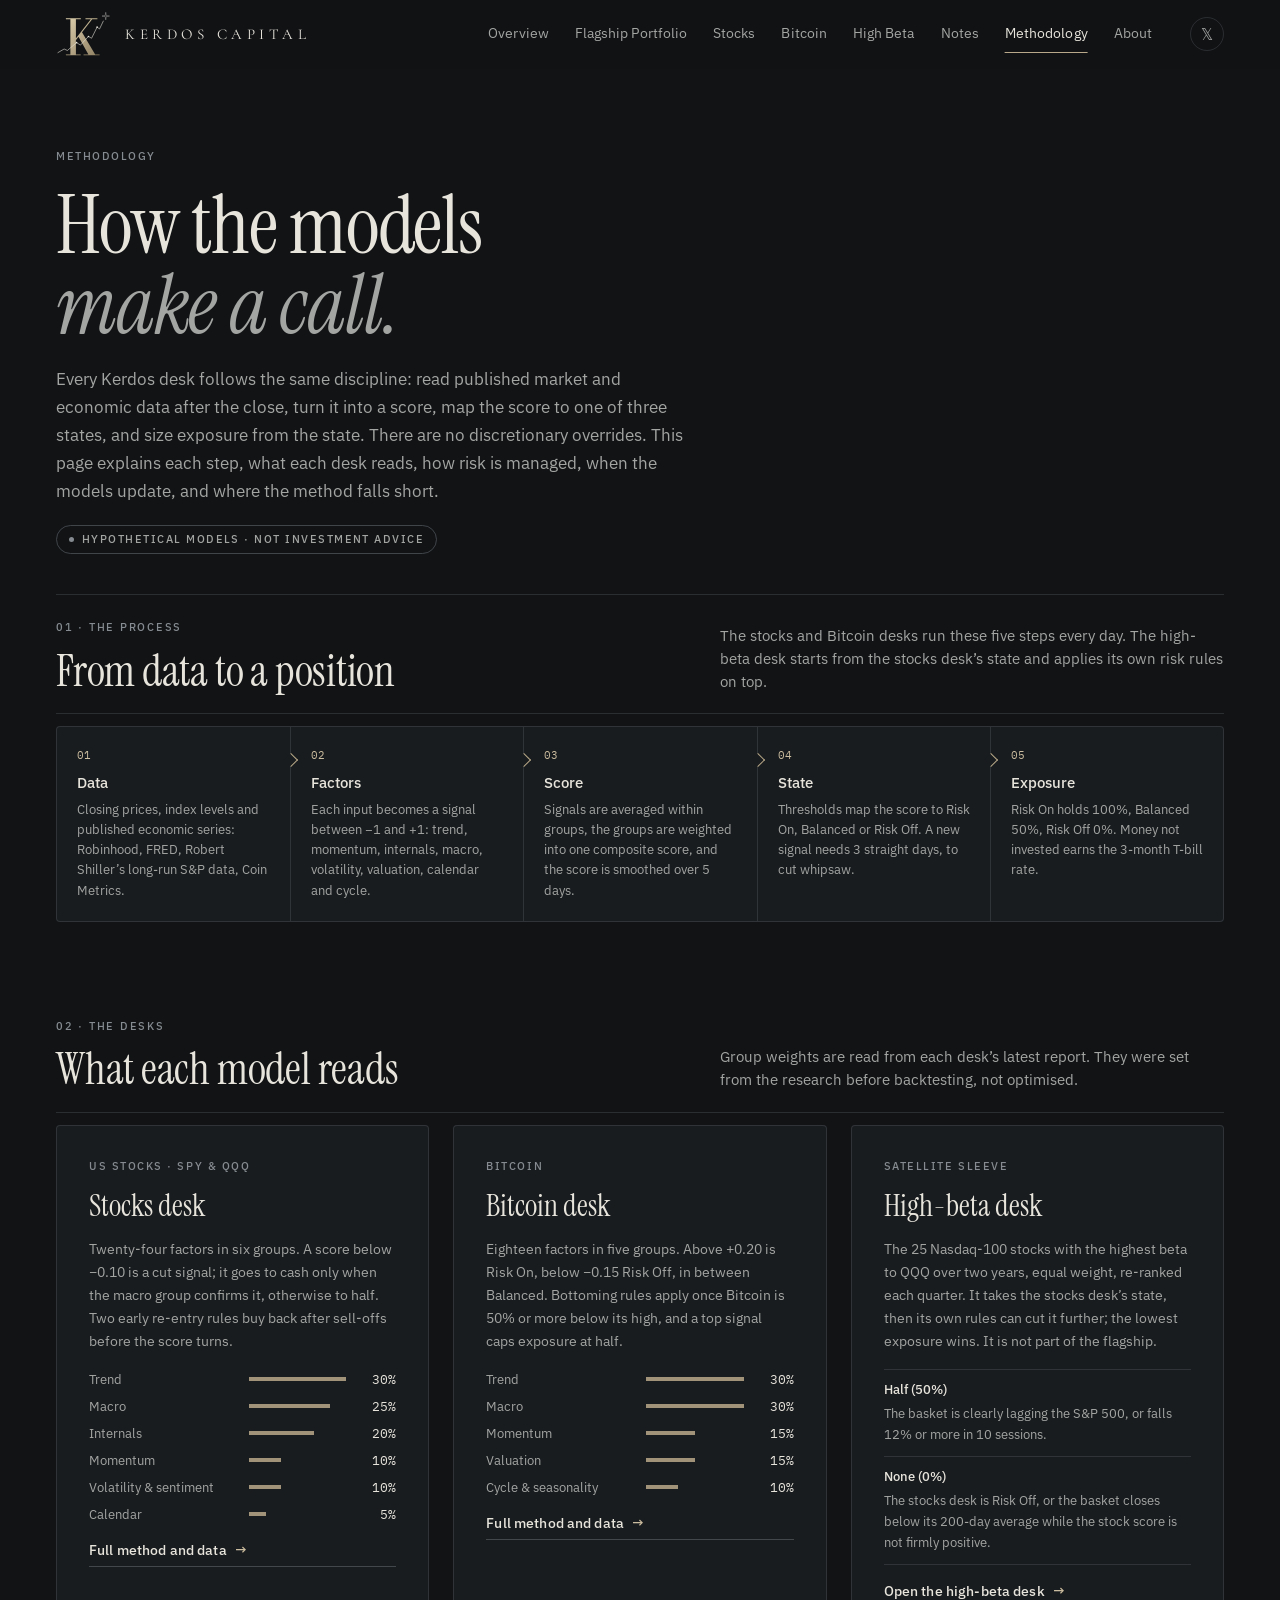
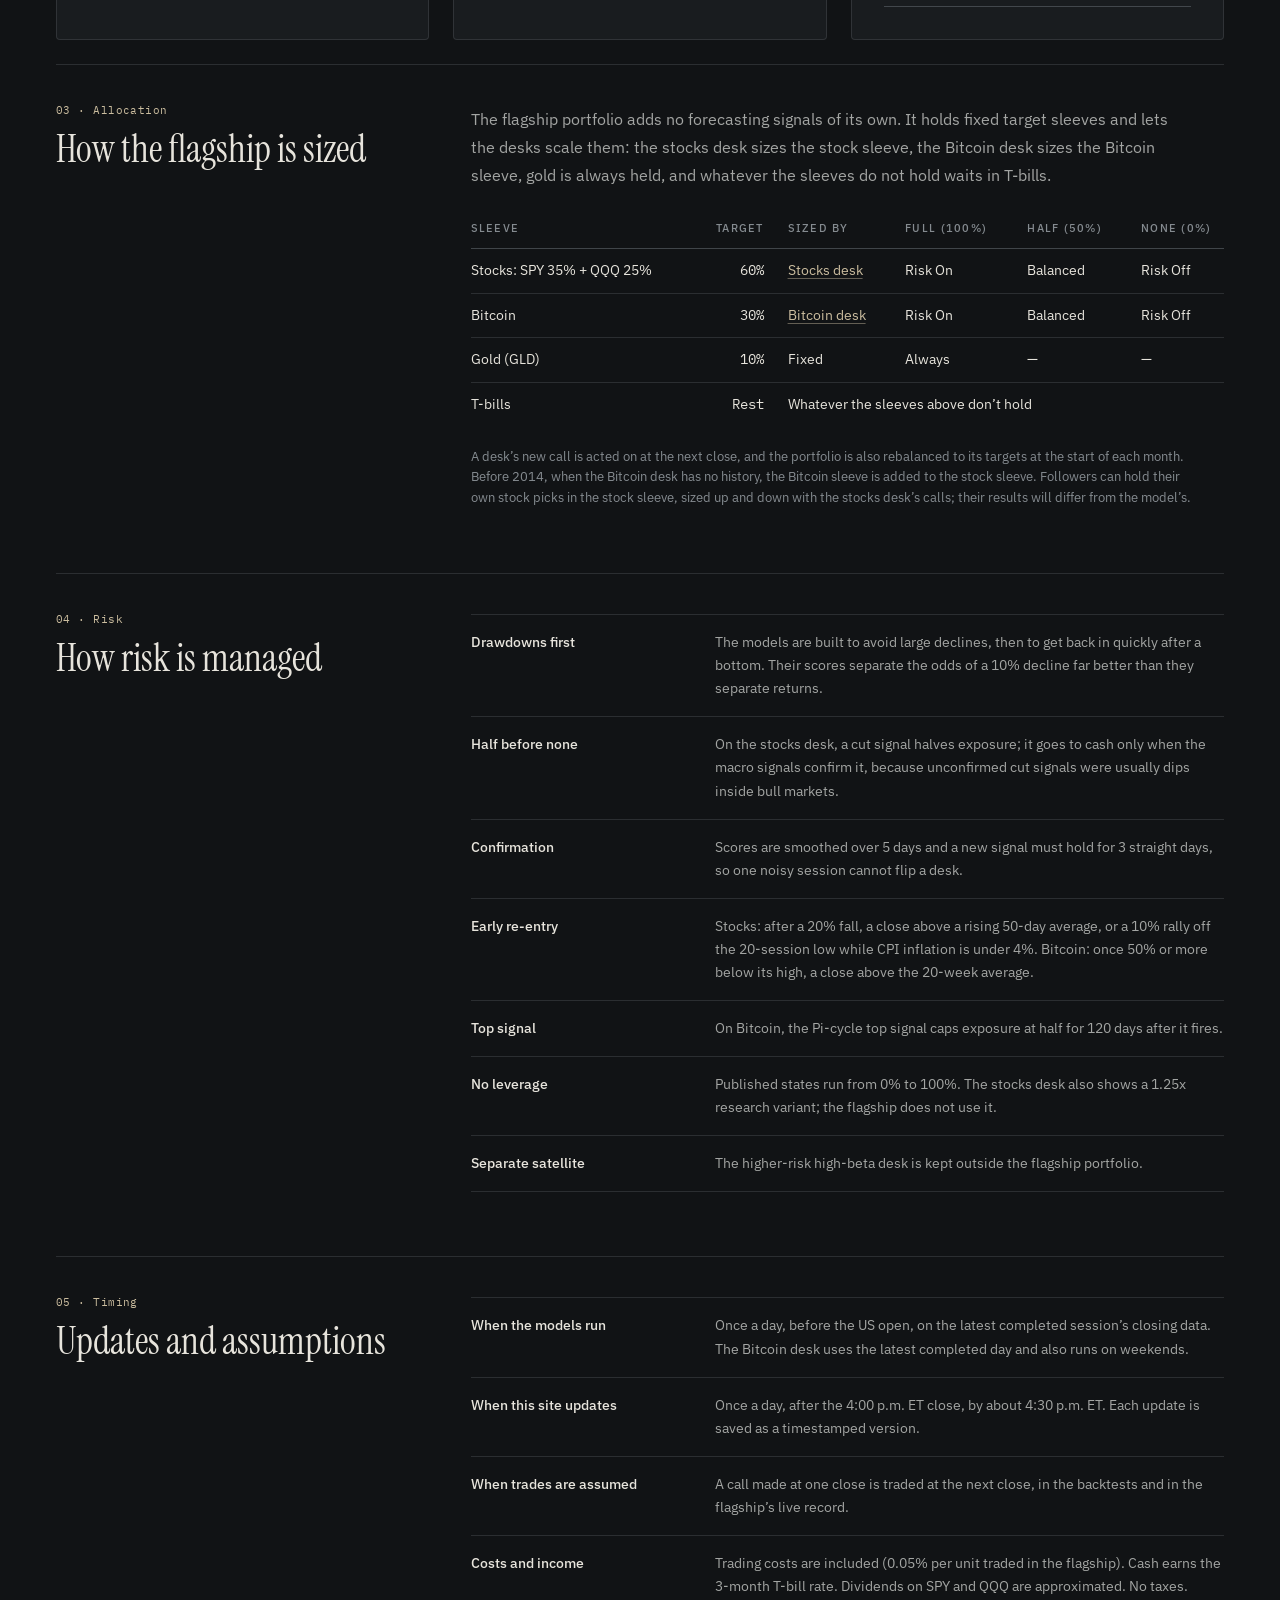
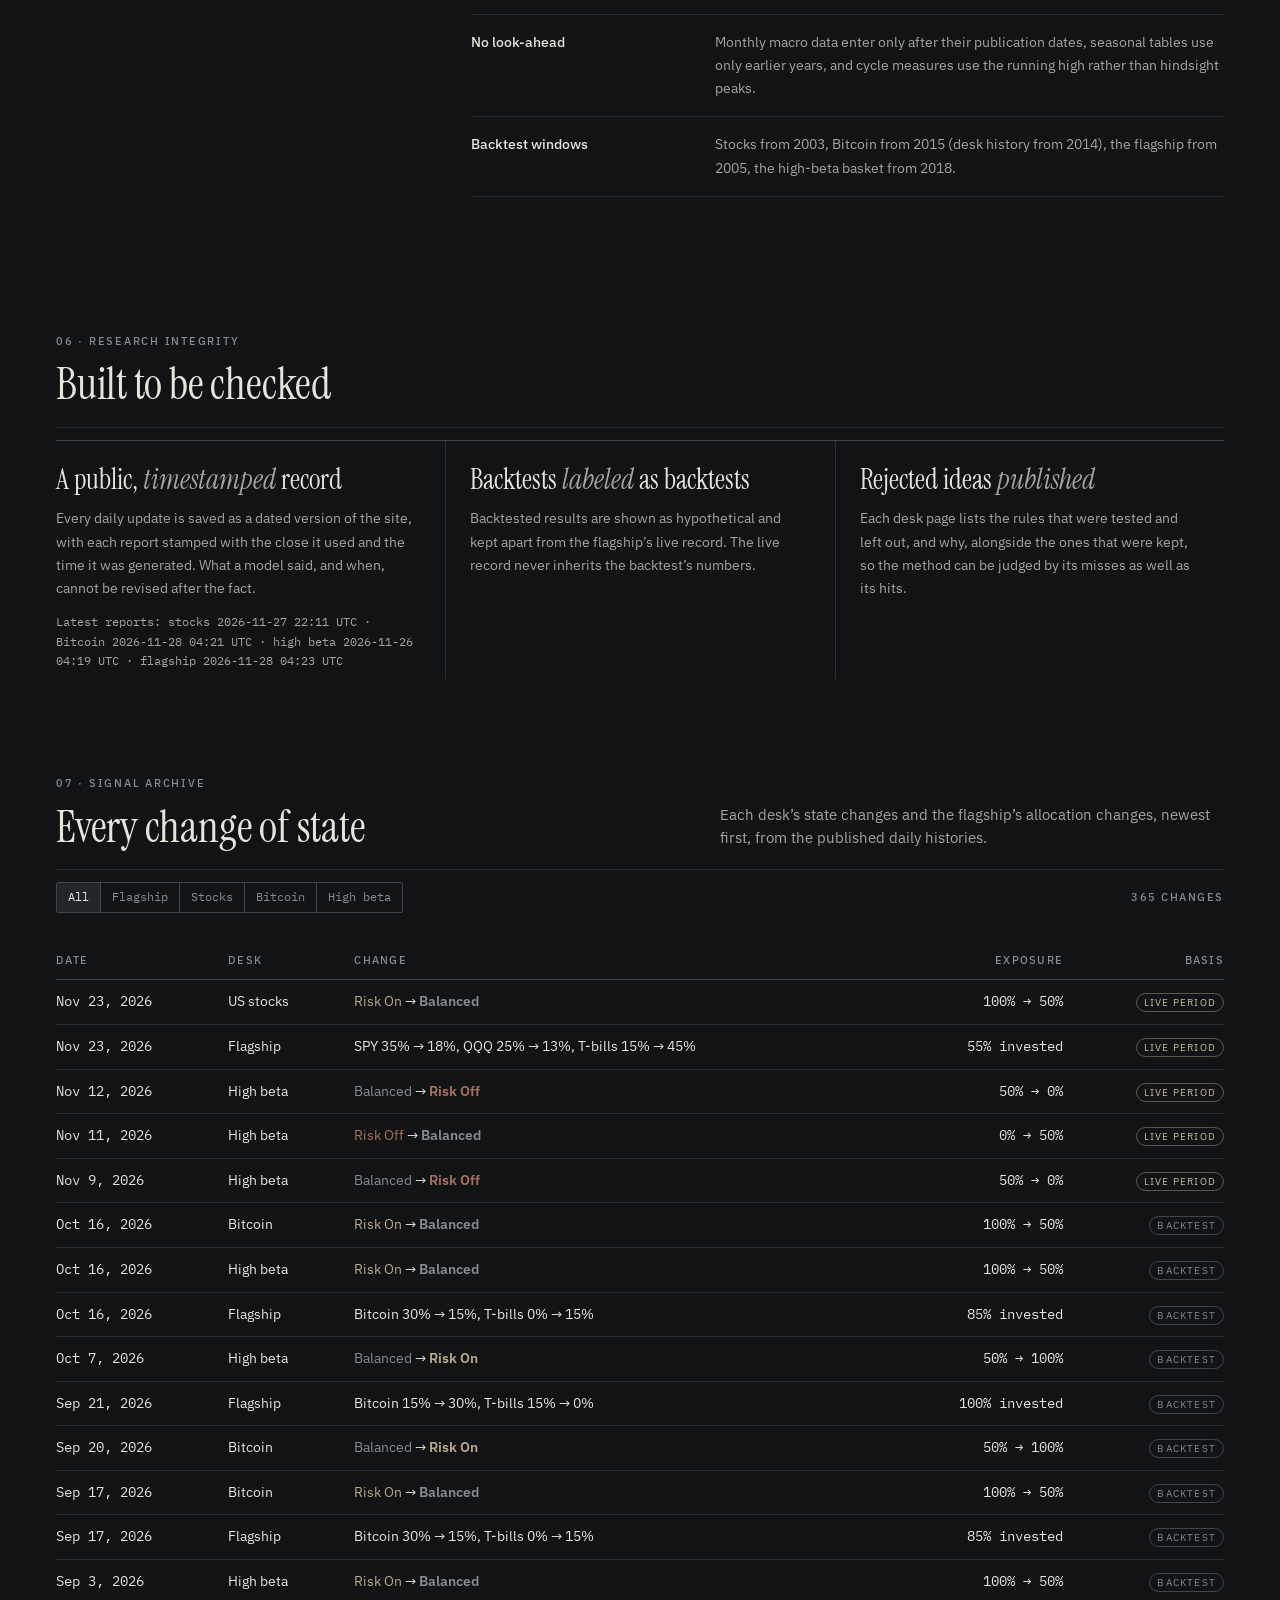
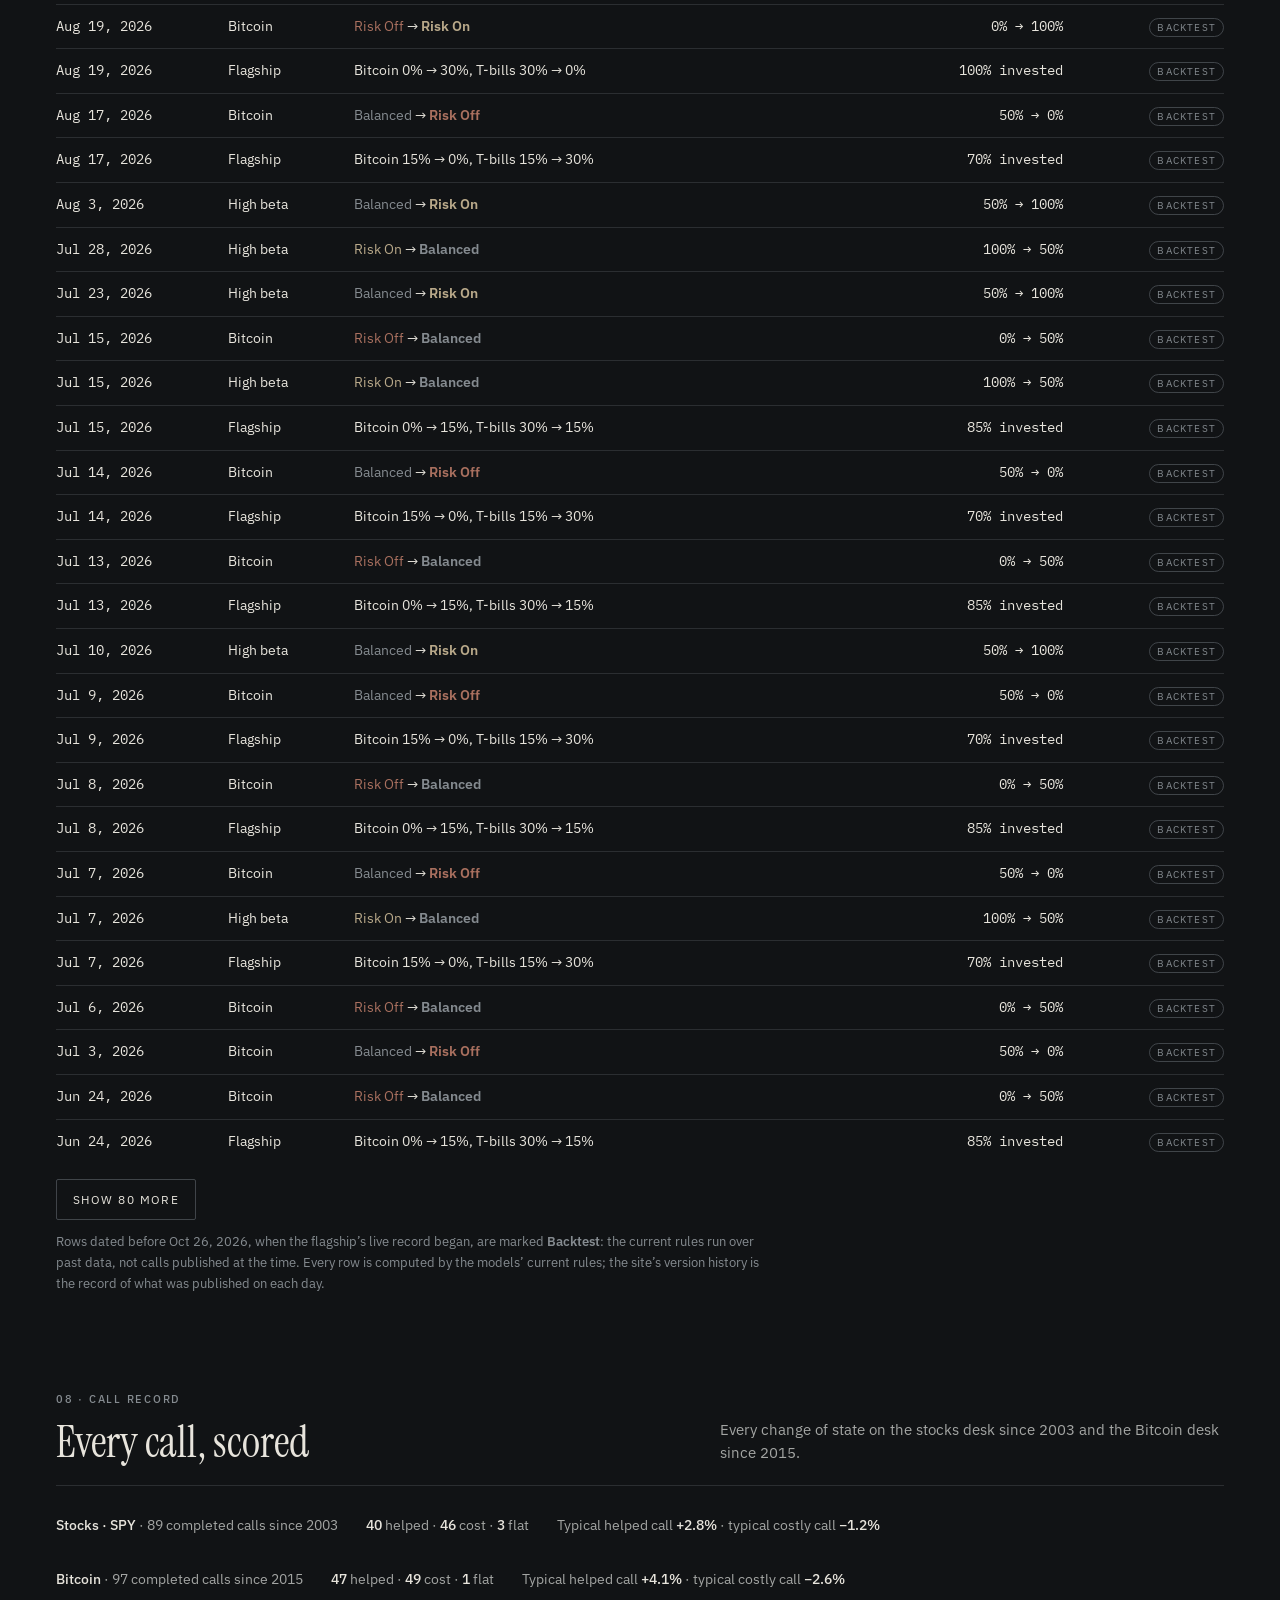
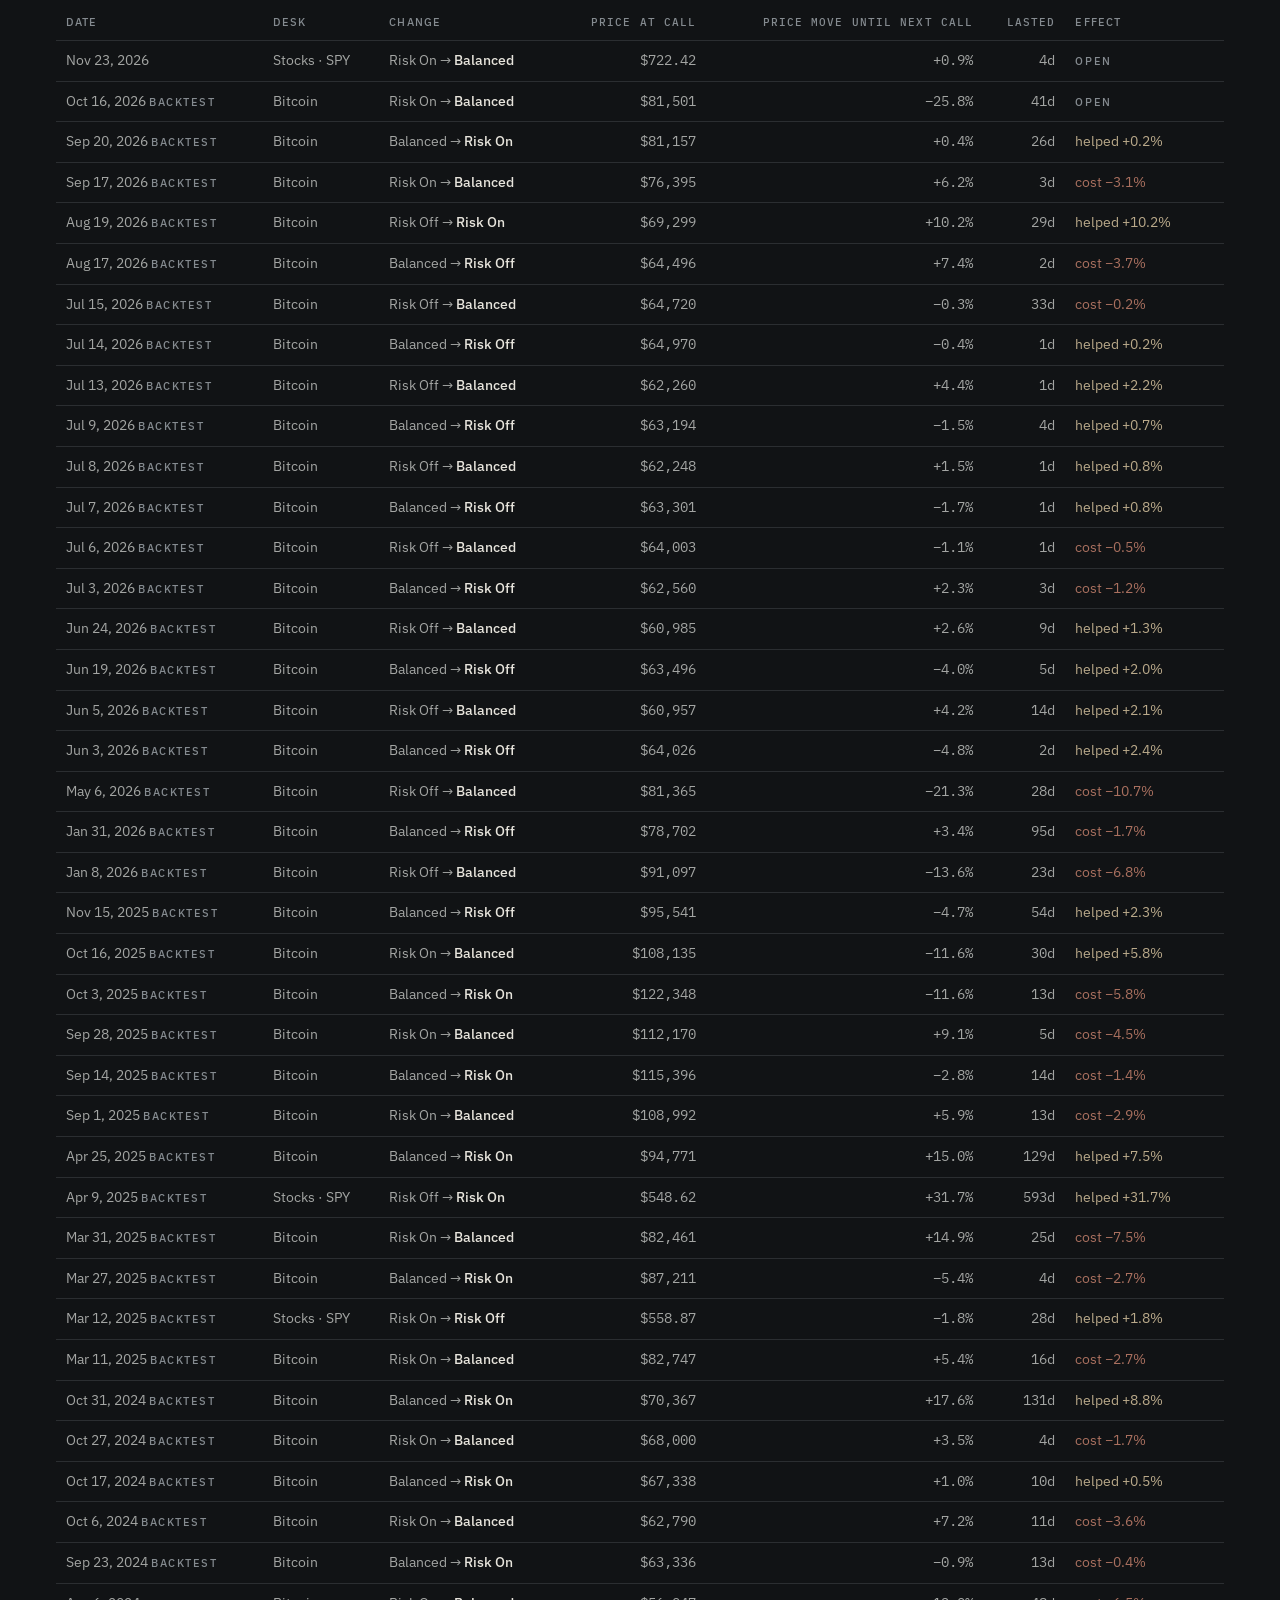
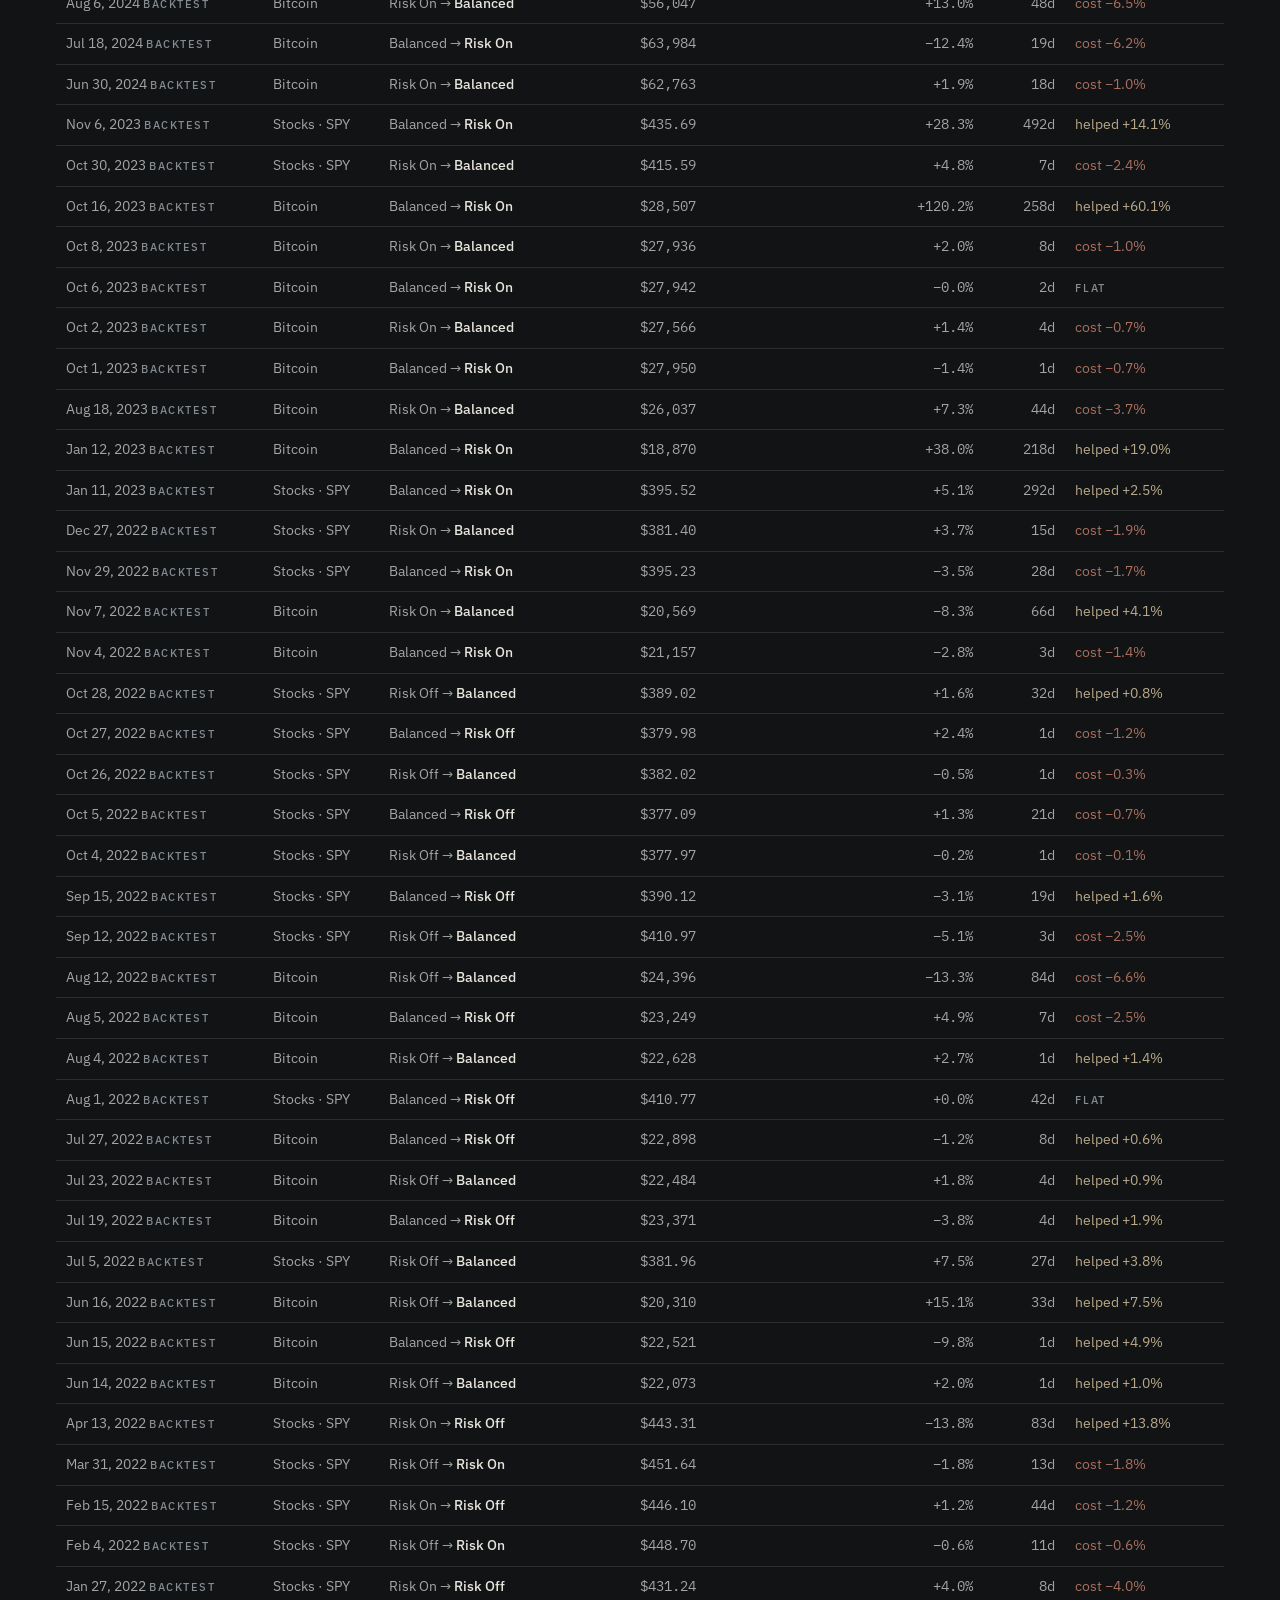
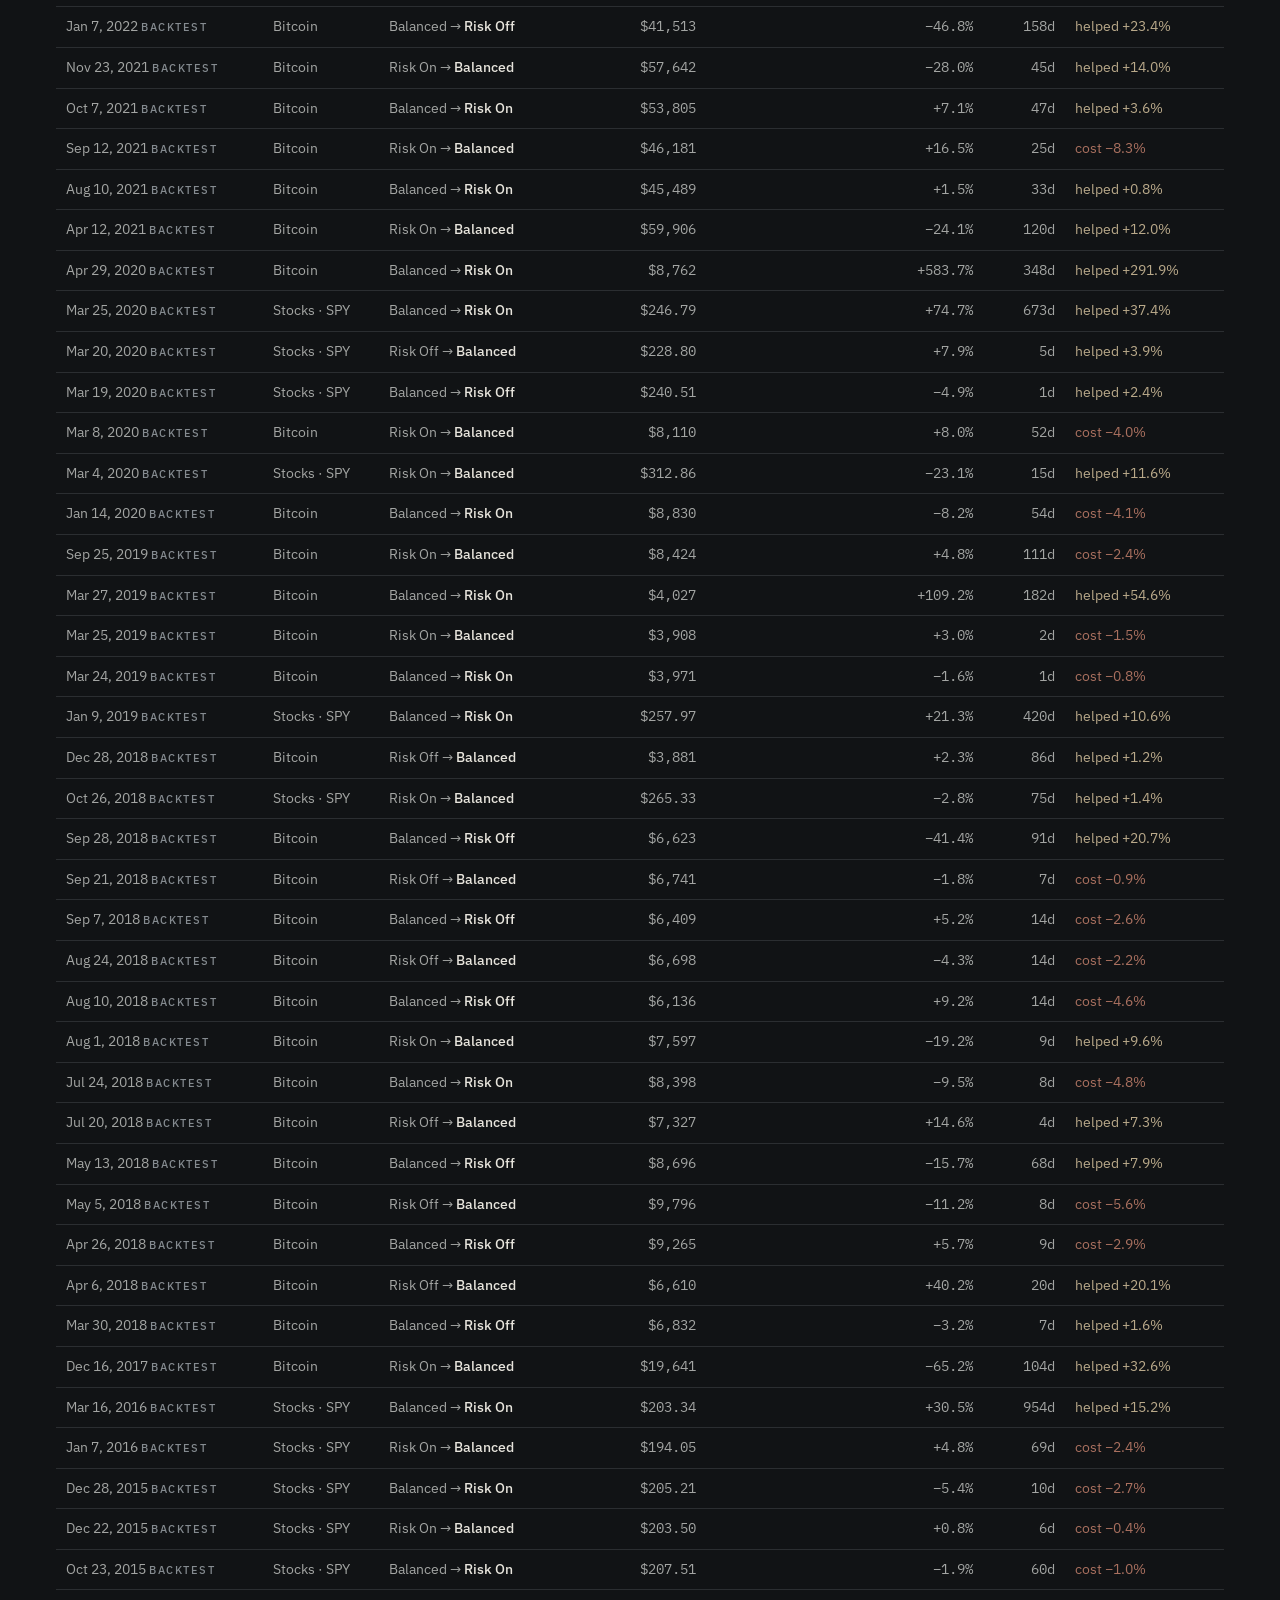
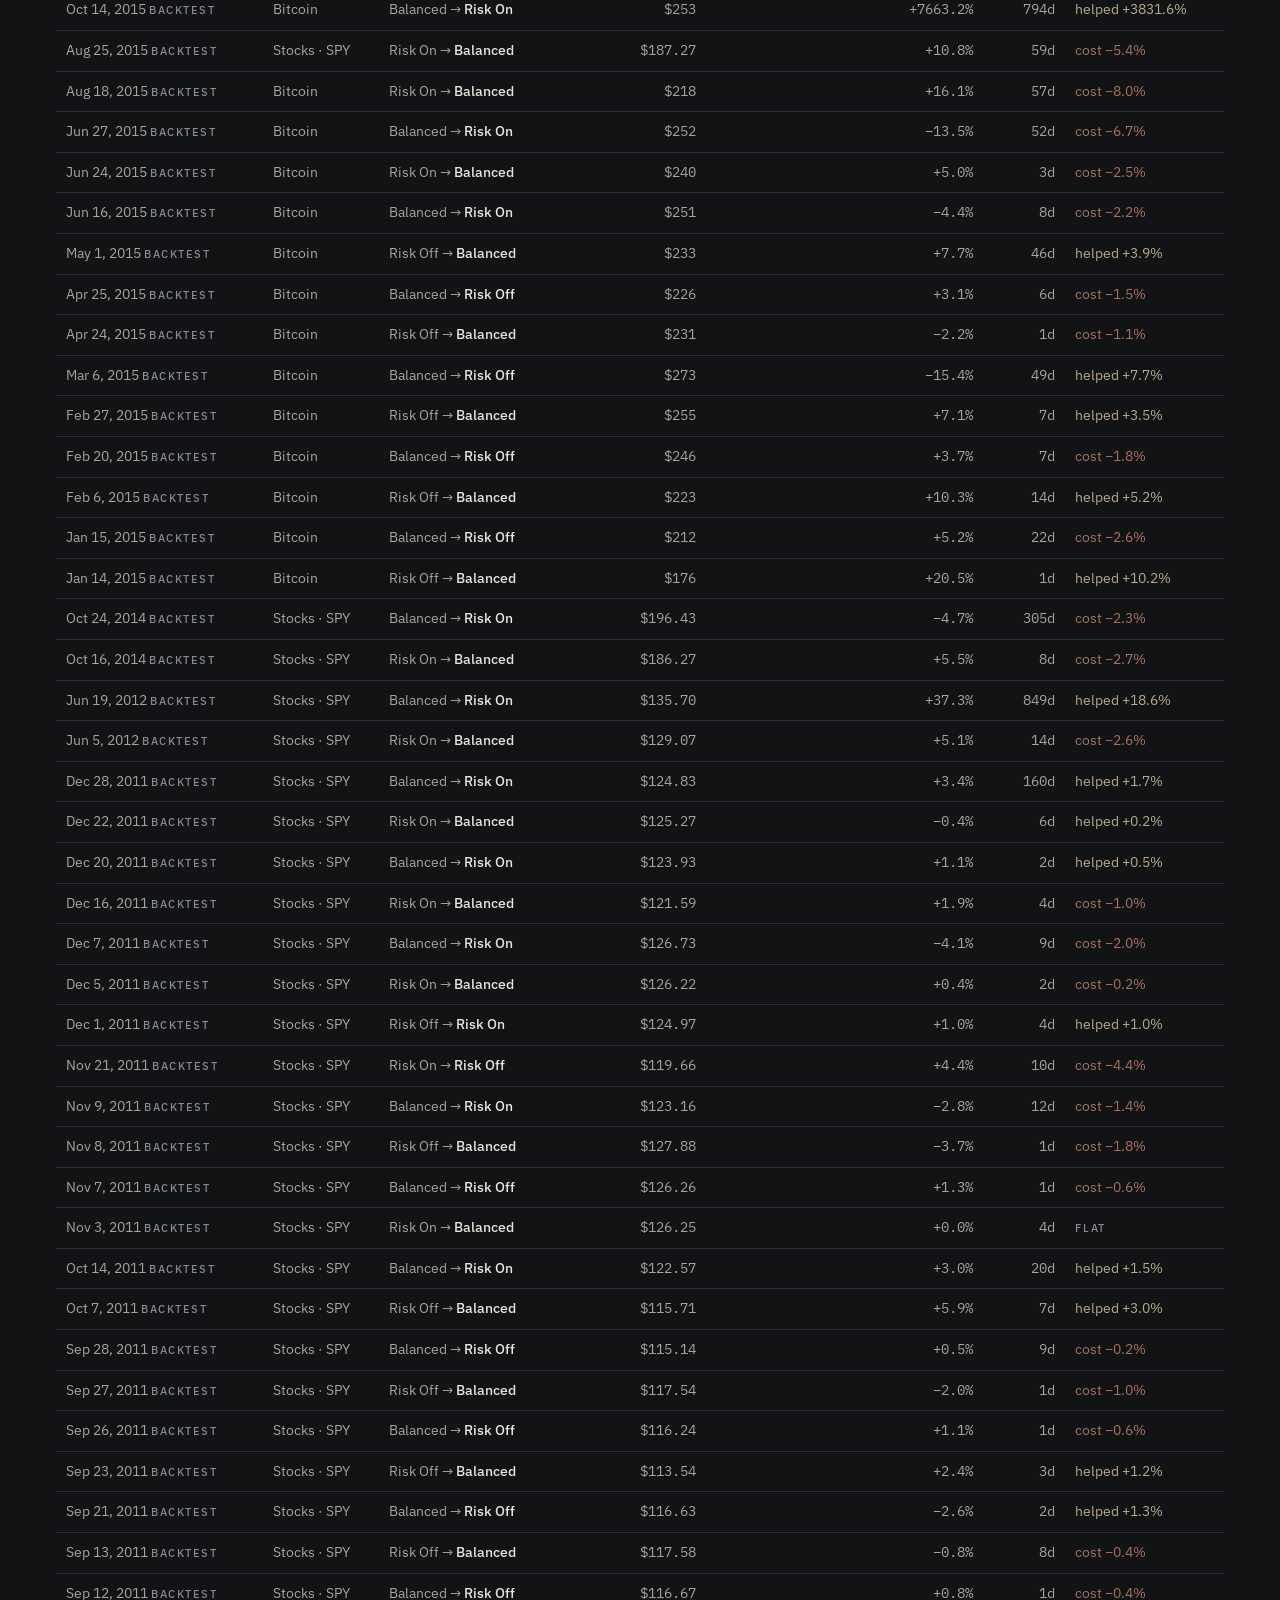
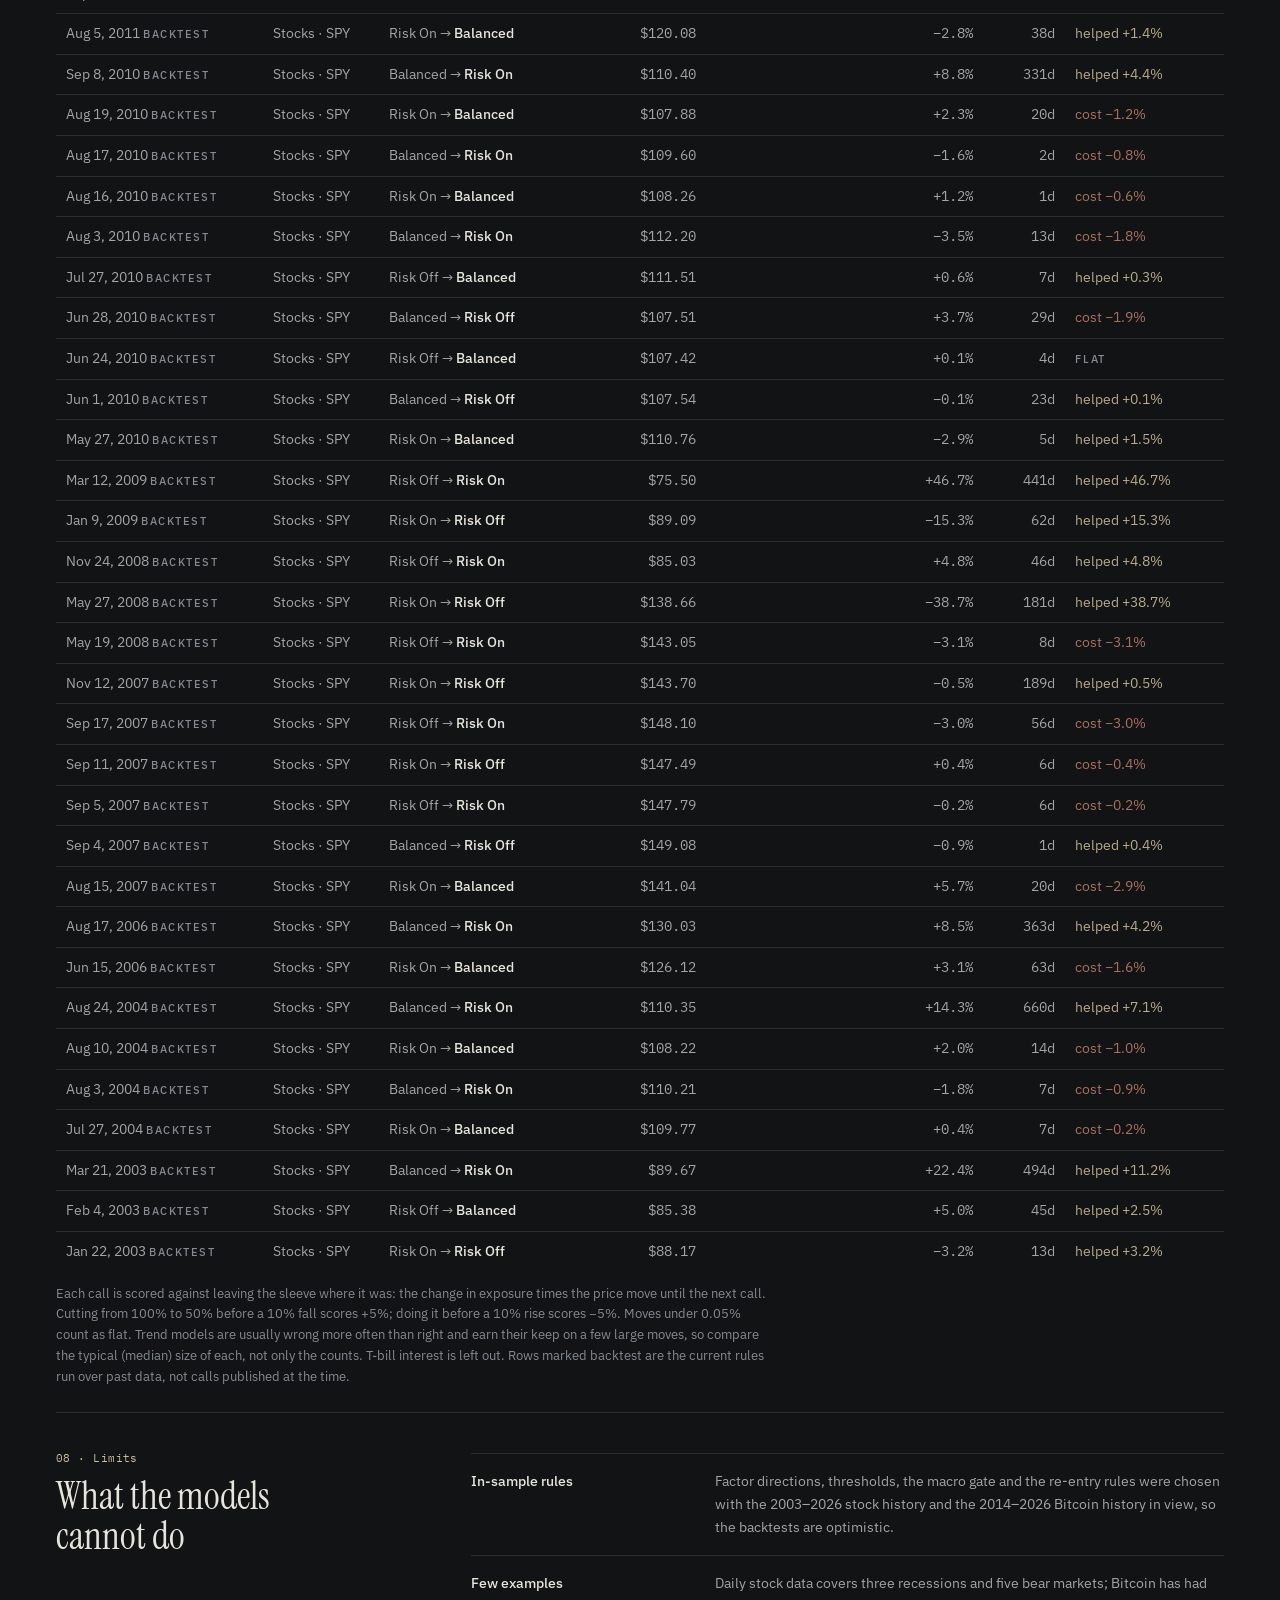
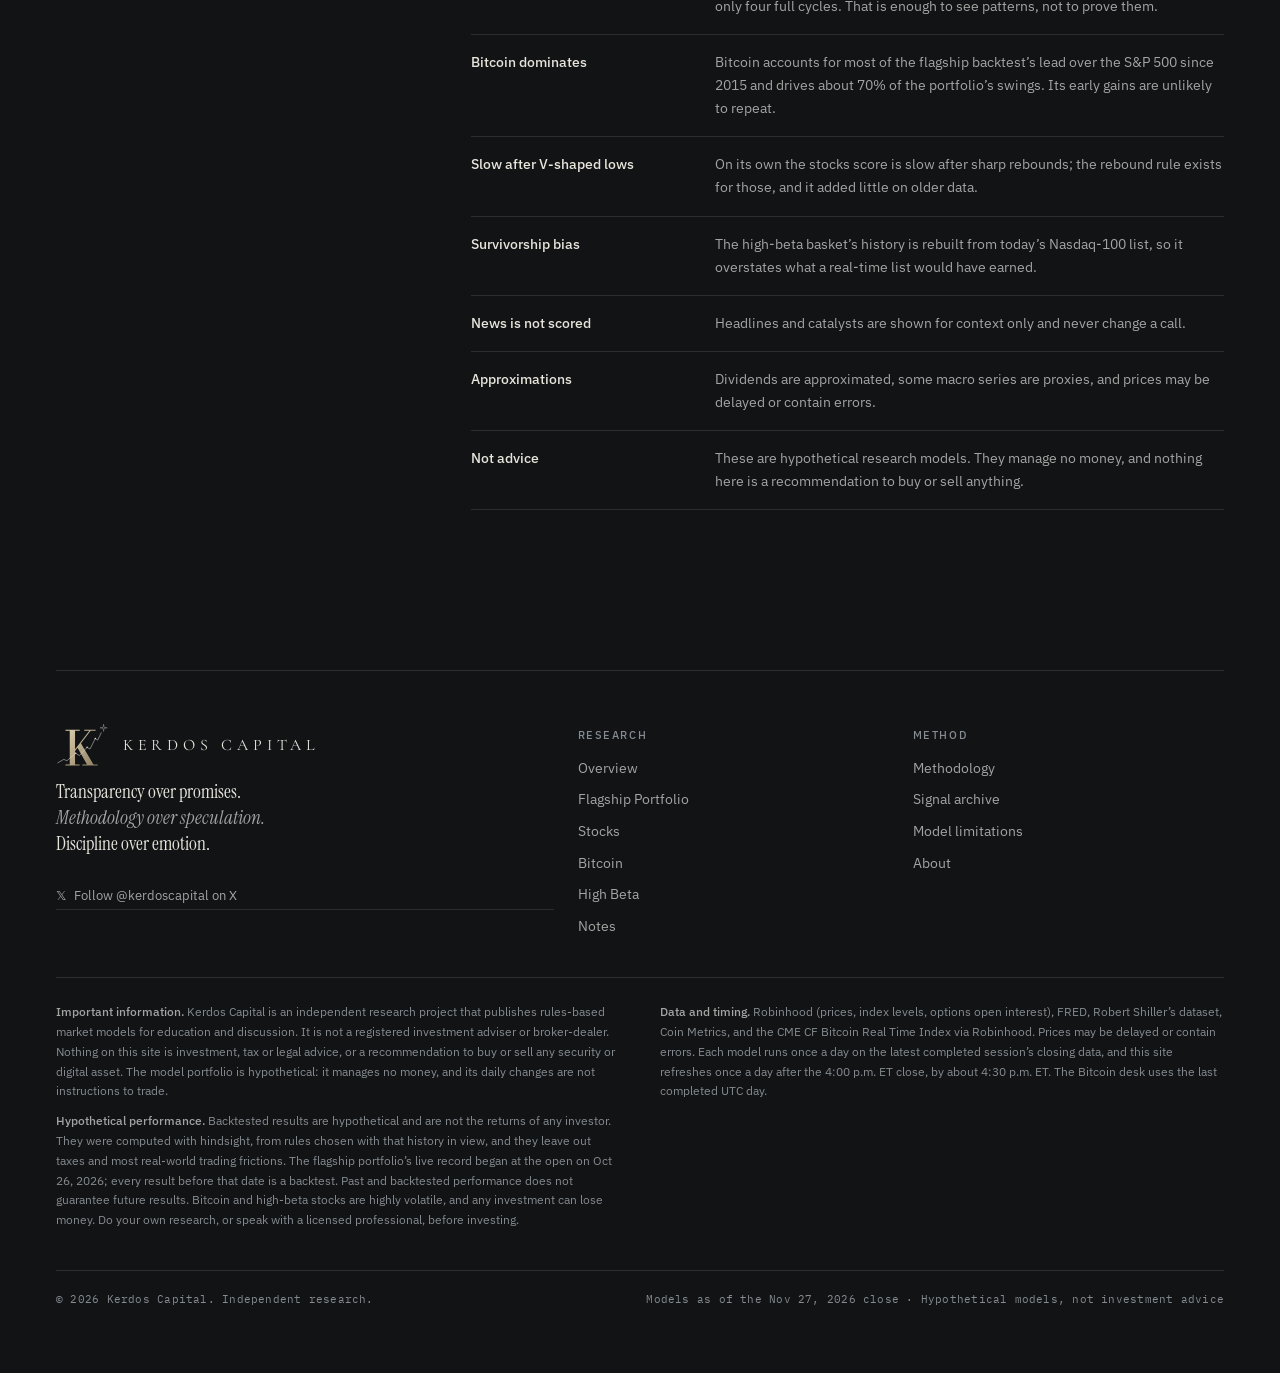
<file: methodology.html>
<!doctype html>
<html lang="en">
<head>
<meta charset="utf-8">
<meta name="viewport" content="width=device-width,initial-scale=1,viewport-fit=cover">
<style>:root{box-sizing:border-box;padding-top:env(safe-area-inset-top,0px);padding-bottom:env(safe-area-inset-bottom,0px)}html{scroll-padding-top:env(safe-area-inset-top,0px)}body{margin:0;padding:0}img{max-width:100%}[hidden]:not([hidden=until-found i]){display:none!important}</style>
<meta charset="utf-8">
<meta name="viewport" content="width=device-width,initial-scale=1,viewport-fit=cover">
<style>:root{box-sizing:border-box;padding-top:env(safe-area-inset-top,0px);padding-bottom:env(safe-area-inset-bottom,0px)}html{scroll-padding-top:env(safe-area-inset-top,0px)}body{margin:0;padding:0}img{max-width:100%}[hidden]:not([hidden=until-found i]){display:none!important}</style>
<style id="pub-css">
.foot.pub{display:grid;justify-content:stretch;gap:18px;border-top:1px solid var(--line);padding-top:20px;font-size:.8rem;color:var(--muted)}
.foot.pub .ft{display:flex;flex-wrap:wrap;align-items:center;justify-content:space-between;gap:10px 24px}
.foot.pub .ft .wordmark{font-size:.72rem;letter-spacing:.32em;text-decoration:none}
.foot.pub .fl{display:flex;flex-wrap:wrap;gap:4px 16px}
.foot.pub .fl a{color:var(--ink2);text-decoration:none}
.foot.pub .fl a:hover{color:var(--white)}
.foot.pub .fl a:focus-visible{outline:2px solid var(--accent);outline-offset:2px}
.foot.pub .disc{display:grid;gap:8px;max-width:88ch;line-height:1.55}
.foot.pub .disc b{color:var(--ink2);font-weight:600}
.foot.pub .disc p{margin:0}
.hyp{display:inline-flex;align-items:center;gap:6px;font-family:var(--f-mono);font-size:.68rem;letter-spacing:.08em;text-transform:uppercase;color:var(--ink2);border:1px solid var(--line2);border-radius:999px;padding:3px 9px;white-space:nowrap}
</style>
<title>Methodology · Kerdos Capital</title>
<meta name="description" content="How the Kerdos models work: the inputs they read, how a score becomes a state and a position, how risk is managed, when they update, the signal archive and their limits.">
<meta name="claude:viewport-fit-sides" content="cover">
<link rel="preconnect" href="https://fonts.googleapis.com">
<link rel="preconnect" href="https://fonts.gstatic.com" crossorigin>
<link rel="stylesheet" href="https://fonts.googleapis.com/css2?family=IBM+Plex+Mono:wght@400;500&family=IBM+Plex+Sans:ital,wght@0,400;0,500;0,600;1,400&family=Instrument+Serif:ital@0;1&family=Cormorant+Garamond:wght@500;600&display=swap">
<style>
/* Kerdos Capital. Deep navy ground, lavender for up, red for down.
   Everything else is grey. One dark look by design. */
:root{
  --bg:#131621; --surface:#171b26; --sunk:#1e2230; --ink:#d1d4dc; --ink2:#a9adb8; --muted:#7a7e8a; --line:#242835; --line2:#323745; --white:#ffffff;
  --accent:#a58ee4; --accent-ink:#131621;
  --bull:#a58ee4; --bull-bg:#221f33; --rec:#a58ee4; --rec-bg:#1e2230; --neut:#d1d4dc; --neut-bg:#1e2230; --corr:#9aa0ae; --corr-bg:#1e2230; --bear:#ef5a62; --bear-bg:#2a1d25;
  --band-bull:rgba(165,142,228,.12); --band-rec:rgba(165,142,228,.20); --band-neut:rgba(0,0,0,0); --band-corr:rgba(154,160,174,.10); --band-bear:rgba(239,90,98,.14);
  --s1:#a58ee4; --s2:#8a8e9a; --s3:#d1d4dc; --s4:#6d5ba6;
  --pos:#8d72c8; --neg:#d34f58; --mid:#20242f;
  --f-display:"Archivo","Helvetica Neue",Arial,sans-serif; --f-body:"Archivo","Helvetica Neue",Arial,sans-serif; --f-mono:"IBM Plex Mono",ui-monospace,"SFMono-Regular",Menlo,monospace;
  --r:6px;
  color-scheme:dark;
}
/* Layout: site nav, a short statement, the two desks side by side, then the record and the rules. */
body{background:var(--bg);color:var(--ink);font-family:var(--f-body);font-size:15px;line-height:1.5;-webkit-font-smoothing:antialiased}
.wrap{max-width:1180px;margin:0 auto;padding-left:max(16px,env(safe-area-inset-left,0px));padding-right:max(16px,env(safe-area-inset-right,0px));padding-block:20px 64px;display:grid;gap:28px}
h1,h2,h3{font-family:var(--f-display);margin:0;line-height:1.15;text-wrap:balance}
p{margin:0}
a{color:var(--accent)}
.label{font-family:var(--f-mono);font-size:.72rem;letter-spacing:.08em;text-transform:uppercase;color:var(--muted)}
.mono{font-family:var(--f-mono);font-variant-numeric:tabular-nums}
.mast{display:flex;flex-wrap:wrap;align-items:center;justify-content:space-between;gap:10px 24px;border-bottom:1px solid var(--line);padding-bottom:14px}
.brand{display:flex;flex-wrap:wrap;align-items:center;gap:6px 18px;min-width:0}
.wordmark{font-family:var(--f-display);font-weight:600;font-stretch:115%;font-size:1rem;letter-spacing:.36em;text-transform:uppercase;color:var(--white);white-space:nowrap;line-height:1;text-decoration:none}
.wordmark span{font-weight:400;color:var(--ink2)}
.vrule{width:1px;height:30px;background:var(--line2)}
.brand h1{font-size:1rem;font-weight:600;letter-spacing:0;line-height:1.2;color:var(--ink)}
.brand .label{margin-top:2px}
@media (max-width:560px){.vrule{display:none}.brand{flex-direction:column;align-items:flex-start}}
.mast .meta{display:flex;flex-wrap:wrap;gap:6px 14px;font-size:.8rem;color:var(--ink2)}
.foot{display:flex;flex-wrap:wrap;align-items:center;justify-content:space-between;gap:10px 24px;border-top:1px solid var(--line);padding-top:14px;font-size:.78rem;color:var(--muted)}
.foot .wordmark{font-size:.72rem;letter-spacing:.32em}
.site{display:flex;flex-wrap:wrap;align-items:center;justify-content:space-between;gap:10px 24px;padding-bottom:14px;border-bottom:1px solid var(--line)}
.site .wordmark{color:var(--white);text-decoration:none}
.site .links{display:flex;flex-wrap:wrap;gap:2px}
.site .links a{color:var(--ink2);text-decoration:none;padding:6px 12px;border-radius:6px;font-weight:550;font-size:.9rem}
.site .links a:hover{color:var(--white)}
.site .links a[aria-current="page"]{color:var(--white);background:var(--sunk)}
.site .links a:focus-visible{outline:2px solid var(--accent);outline-offset:2px}
.mast.sub{border-bottom:0;padding-bottom:0;align-items:flex-end}
.mast.sub h1{font-size:1.5rem;font-weight:700;font-stretch:112%;letter-spacing:-.01em;color:var(--white)}

.intro{display:grid;gap:10px;max-width:68ch;padding-top:8px}
.intro h1{font-size:clamp(1.9rem,4.4vw,2.7rem);font-weight:700;font-stretch:112%;letter-spacing:-.02em;color:var(--white)}
.intro p{color:var(--ink2);font-size:1.02rem}
.desks{display:grid;grid-template-columns:repeat(3,minmax(0,1fr));gap:18px}
@media (max-width:1080px){.desks{grid-template-columns:repeat(2,minmax(0,1fr))}}
@media (max-width:820px){.desks{grid-template-columns:minmax(0,1fr)}}
.desk{background:var(--surface);border:1px solid var(--line);border-radius:var(--r);padding:22px;display:grid;gap:16px;min-width:0;align-content:start}
.desk .top{display:flex;justify-content:space-between;align-items:baseline;gap:12px;flex-wrap:wrap}
.desk h2{font-size:1.05rem;font-weight:600;color:var(--ink)}
.call{font-family:var(--f-display);font-weight:800;font-stretch:122%;font-size:clamp(2.4rem,6vw,3.3rem);line-height:1;letter-spacing:-.03em}
.c-Bullish,.c-Recovery{color:var(--bull)} .c-Neutral{color:var(--neut)} .c-Correction{color:var(--corr)} .c-Bearish{color:var(--bear)}.c-Breakdown{color:var(--bear)}.c-Crash{color:var(--corr)}.c-Lagging{color:var(--corr)}
.expo{display:flex;align-items:baseline;gap:10px;flex-wrap:wrap;color:var(--ink2);font-size:.92rem}
.expo b{font-family:var(--f-mono);font-size:1.15rem;color:var(--white)}
.meter{height:6px;background:var(--sunk);border-radius:3px;overflow:hidden}
.meter i{display:block;height:100%;background:var(--accent);border-radius:3px}
.quotes{display:grid;grid-template-columns:repeat(auto-fit,minmax(140px,1fr));gap:12px 18px}
.q .tk{font-family:var(--f-mono);font-size:.72rem;letter-spacing:.08em;color:var(--muted)}
.q .px{font-family:var(--f-display);font-weight:700;font-stretch:108%;font-size:1.45rem;color:var(--white)}
.q .ch{font-family:var(--f-mono);font-size:.8rem;display:flex;gap:10px;flex-wrap:wrap}
.up{color:var(--bull)} .dn{color:var(--bear)}
.facts{display:grid;grid-template-columns:minmax(0,1fr) auto;gap:6px 14px;font-size:.88rem;border-top:1px solid var(--line);padding-top:12px;margin:0}
.facts dt{color:var(--ink2)} .facts dd{margin:0;font-family:var(--f-mono);text-align:right;color:var(--ink)}
.strip{display:grid;gap:6px}
.strip .bar{display:flex;height:14px;border-radius:3px;overflow:hidden;background:var(--sunk)}
.strip .bar i{display:block;height:100%}
.strip .ax{display:flex;justify-content:space-between;font-family:var(--f-mono);font-size:.7rem;color:var(--muted)}
.go{display:inline-flex;align-items:center;gap:8px;justify-self:start;text-decoration:none;color:var(--accent-ink);background:var(--accent);font-weight:600;font-size:.9rem;padding:9px 14px;border-radius:6px}
.go:hover{filter:brightness(1.08)} .go:focus-visible{outline:2px solid var(--white);outline-offset:2px}
.sec{display:grid;gap:12px}
.sec h2{font-size:1.2rem;font-weight:700;font-stretch:110%;color:var(--white)}
.sec .note{font-size:.82rem;color:var(--muted);max-width:90ch}
.tblwrap{overflow-x:auto}
table{border-collapse:collapse;width:100%;font-size:.9rem;background:var(--surface);border:1px solid var(--line);border-radius:var(--r)}
th{font-family:var(--f-mono);font-weight:500;font-size:.7rem;letter-spacing:.06em;text-transform:uppercase;color:var(--muted);text-align:left;padding:10px 12px;border-bottom:1px solid var(--line2);white-space:nowrap}
td{padding:10px 12px;border-bottom:1px solid var(--line)} tr:last-child td{border-bottom:0}
td.n,th.n{text-align:right;font-family:var(--f-mono);font-variant-numeric:tabular-nums;white-space:nowrap}
td.hl{color:var(--white);font-weight:600}
.rules{display:grid;grid-template-columns:repeat(3,minmax(0,1fr));gap:18px}
@media (max-width:820px){.rules{grid-template-columns:minmax(0,1fr)}}
.rule{display:grid;gap:8px;align-content:start;border-top:1px solid var(--line2);padding-top:12px}
.rule h3{font-size:1rem;font-weight:600;color:var(--white)}
.rule ul{margin:0;padding-left:1.1em;display:grid;gap:5px;color:var(--ink2);font-size:.9rem}
.rule li b{color:var(--ink);font-weight:600}
.err{color:var(--bear)}
.gloss{background:var(--surface);border:1px solid var(--line);border-radius:var(--r);padding:14px 18px}
.gloss summary{cursor:pointer;color:var(--ink2);font-weight:600}
.gloss summary:focus-visible{outline:2px solid var(--accent);outline-offset:2px}
.gloss dl{display:grid;gap:10px;margin:12px 0 0}
.gloss dt{color:var(--ink);font-weight:600;font-size:.92rem}
.gloss dd{margin:2px 0 0;color:var(--ink2);font-size:.88rem;max-width:80ch}
</style>
<style id="ox-css">
.wrap,.sec{grid-template-columns:minmax(0,1fr)}
.ox{display:grid;gap:18px}
.ox .oxp{background:var(--surface);border:1px solid var(--line);border-radius:var(--r,6px);padding:18px;min-width:0;display:grid;gap:14px}
.ox .oxh{display:flex;flex-wrap:wrap;justify-content:space-between;align-items:baseline;gap:8px 16px}
.ox .oxh h2{font-size:1.25rem;font-weight:700;font-stretch:112%;letter-spacing:-.01em;margin:0}
.ox .oxh h2 small{font-size:.8rem;font-weight:500;color:var(--muted);font-stretch:100%;letter-spacing:0;margin-left:6px}
.ox .lab{font-family:var(--f-mono);font-size:.72rem;letter-spacing:.08em;text-transform:uppercase;color:var(--muted)}
.ox .stats{display:grid;grid-template-columns:repeat(5,minmax(0,1fr));gap:10px 14px}
@media (max-width:860px){.ox .stats{grid-template-columns:repeat(3,minmax(0,1fr))}}
@media (max-width:520px){.ox .stats{grid-template-columns:repeat(2,minmax(0,1fr))}}
.ox .st{border-top:1px solid var(--line);padding-top:8px;min-width:0}
.ox .st b{display:block;font-family:var(--f-mono);font-weight:600;font-size:1.05rem;font-variant-numeric:tabular-nums}
.ox .st span{display:block;font-size:.75rem;color:var(--muted)}
.ox .st i{font-style:normal;font-size:.72rem;color:var(--ink2)}
.ox .read{max-width:72ch;font-size:.95rem;color:var(--ink);margin:0}
.ox .seg{display:inline-flex;border:1px solid var(--line2);border-radius:6px;overflow:hidden}
.ox .seg button{font:inherit;font-size:.78rem;font-family:var(--f-mono);background:transparent;color:var(--ink2);border:0;padding:5px 10px;cursor:pointer}
.ox .seg button[aria-pressed="true"]{background:var(--sunk);color:var(--white)}
.ox .seg button:focus-visible{outline:2px solid var(--accent);outline-offset:-2px}
.ox .lad{display:grid;gap:2px;font-family:var(--f-mono);font-size:.76rem;font-variant-numeric:tabular-nums}
.ox .row{display:grid;grid-template-columns:52px minmax(0,1fr) 62px minmax(0,1fr) 52px;align-items:center;gap:6px;min-height:17px}
.ox.btc .row{grid-template-columns:48px minmax(0,1fr) 98px minmax(0,1fr) 48px}
.ox .row .pv{text-align:right;color:var(--ink2)} .ox .row .cv{color:var(--ink2)}
.ox .row .pb,.ox .row .cb{height:11px;position:relative}
.ox .row .pb span{position:absolute;right:0;top:0;bottom:0;background:var(--bear);border-radius:2px 0 0 2px;opacity:.85}
.ox .row .cb span{position:absolute;left:0;top:0;bottom:0;background:var(--bull);border-radius:0 2px 2px 0;opacity:.85}
.ox .row .k{text-align:center;color:var(--ink);white-space:nowrap}
.ox .row .k small{color:var(--muted);font-size:.68rem}
.ox .row.wall .k{color:var(--white);font-weight:600}
.ox .row.wall .pb span,.ox .row.wall .cb span{opacity:1}
.ox .spot{display:grid;grid-template-columns:minmax(0,1fr) auto minmax(0,1fr);align-items:center;gap:8px;color:var(--white);font-size:.72rem;margin:2px 0}
.ox .spot::before,.ox .spot::after{content:"";height:1px;background:var(--line2)}
.ox .legend{display:flex;flex-wrap:wrap;gap:6px 16px;font-size:.78rem;color:var(--ink2);align-items:center}
.ox .legend i{display:inline-block;width:10px;height:10px;border-radius:2px;margin-right:6px;vertical-align:-1px}
.ox details{font-size:.85rem;color:var(--ink2)} .ox details p{margin:.5em 0 0;max-width:80ch}
.ox summary{cursor:pointer;color:var(--ink2)} .ox summary:focus-visible{outline:2px solid var(--accent);outline-offset:2px}
.ox .twocol{display:grid;grid-template-columns:minmax(0,1.5fr) minmax(0,1fr);gap:18px;align-items:start}
@media (max-width:900px){.ox .twocol{grid-template-columns:minmax(0,1fr)}}
.ox table{border-collapse:collapse;width:100%;font-size:.84rem}
.ox th{font-family:var(--f-mono);font-weight:500;font-size:.68rem;letter-spacing:.06em;text-transform:uppercase;color:var(--muted);text-align:left;padding:6px 8px;border-bottom:1px solid var(--line2);white-space:nowrap}
.ox td{padding:6px 8px;border-bottom:1px solid var(--line);white-space:nowrap}
.ox td.n,.ox th.n{text-align:right;font-family:var(--f-mono);font-variant-numeric:tabular-nums}
.ox .tw{overflow-x:auto;-webkit-overflow-scrolling:touch}
.ox .pos{color:var(--bull)} .ox .neg{color:var(--bear)}
.ox .err{color:var(--bear)}
.ox a.oxl{color:var(--accent);text-decoration:none;font-weight:600} .ox a.oxl:hover{text-decoration:underline}
</style>
<style id="feat-css">
.feat-head{display:flex;flex-wrap:wrap;justify-content:space-between;align-items:baseline;gap:6px 16px}
.feat-head h2{font-size:1.5rem!important;font-weight:700;font-stretch:112%;letter-spacing:-.01em}
.feat-link{color:var(--accent);text-decoration:none;font-weight:600;font-size:.9rem}.feat-link:hover{text-decoration:underline}
.feat-card{display:grid!important;grid-template-columns:minmax(0,1fr) minmax(0,1.25fr);gap:26px!important;padding:24px!important;border-color:var(--line2)!important}
@media (max-width:860px){.feat-card{grid-template-columns:minmax(0,1fr)}}
.feat-card .col{display:grid;gap:14px;align-content:start;min-width:0}
.feat-card .mix{font-family:var(--f-mono);font-size:.74rem;letter-spacing:.08em;text-transform:uppercase;color:var(--muted)}
.feat-card .big{font-family:var(--f-display);font-weight:800;font-stretch:122%;font-size:clamp(2.2rem,6vw,3rem);line-height:1;letter-spacing:-.03em;color:var(--bull)}
.feat-card .abar{display:flex;height:14px;border-radius:7px;overflow:hidden;background:var(--sunk)}
.feat-card .abar i{display:block;height:100%}
.feat-card .leg{display:flex;flex-wrap:wrap;gap:4px 14px;font-size:.82rem;color:var(--ink2)}
.feat-card .leg i{display:inline-block;width:8px;height:8px;border-radius:2px;margin-right:5px}
.feat-card .sub{font-size:.85rem;color:var(--ink2)}
.feat-card .kv{display:grid;grid-template-columns:repeat(2,minmax(0,1fr));gap:12px 16px}
.feat-card .kv div{border-top:1px solid var(--line);padding-top:8px;min-width:0}
.feat-card .kv span{display:block;font-size:.76rem;color:var(--muted)}
.feat-card .kv b{display:block;font-family:var(--f-mono);font-size:1.35rem;font-weight:600;color:var(--white);font-variant-numeric:tabular-nums}
.feat-card .kv em{font-style:normal;font-size:.75rem;color:var(--ink2)}
.feat-card .up{color:var(--bull)!important}.feat-card .dn{color:var(--bear)!important}
.feat-card .mini svg{display:block;width:100%;height:auto}
.feat-card .mini .ax{font-family:var(--f-mono);font-size:10px;fill:var(--muted)}
.feat-card .mini .grid{stroke:var(--line);stroke-width:1}
</style>
<link rel="stylesheet" href="kerdos.css">
<!--kerdos-head-->
<link rel="icon" href="favicon.svg" type="image/svg+xml">
<link rel="icon" href="favicon.ico" sizes="any">
<link rel="apple-touch-icon" href="apple-touch-icon.png">
<link rel="canonical" href="https://kerdoscapital.xyz/methodology.html">
<meta name="theme-color" content="#111315">
<meta property="og:type" content="website">
<meta property="og:site_name" content="Kerdos Capital">
<meta property="og:title" content="Methodology · Kerdos Capital">
<meta property="og:description" content="How the Kerdos models work: the inputs they read, how a score becomes a state and a position, how risk is managed, when they update, the signal archive and their limits.">
<meta property="og:url" content="https://kerdoscapital.xyz/methodology.html">
<meta property="og:image" content="https://kerdoscapital.xyz/og.png?v=20261127">
<meta property="og:image:width" content="1200">
<meta property="og:image:height" content="630">
<meta name="twitter:card" content="summary_large_image">
<meta name="twitter:title" content="Methodology · Kerdos Capital">
<meta name="twitter:description" content="How the Kerdos models work: the inputs they read, how a score becomes a state and a position, how risk is managed, when they update, the signal archive and their limits.">
<meta name="twitter:image" content="https://kerdoscapital.xyz/og.png?v=20261127">
<!--/kerdos-head-->
<style id="k-retail">
.k-strip{display:flex;flex-wrap:wrap;align-items:center;gap:4px 18px;padding:11px 0;border-bottom:1px solid var(--hair);font-family:var(--f-num);font-size:12px;letter-spacing:.02em;color:var(--muted)}
.k-strip b{color:var(--ink);font-weight:400}
.k-strip .dot{width:6px;height:6px;border-radius:50%;background:var(--sage);display:inline-block;margin-right:8px;vertical-align:1px}
.k-strip a{margin-left:auto;color:var(--ink-2);text-decoration:none;border-bottom:1px solid var(--hair)}
.k-strip a:hover{color:var(--ink)}
@media (max-width:640px){.k-strip{font-size:11.5px}.k-strip .x{display:none}.k-strip a{margin-left:0}}
.k-today .t-grid{display:grid;grid-template-columns:repeat(4,minmax(0,1fr));gap:0;margin-top:var(--s-5,24px)}
.k-today .t-grid>div{display:grid;gap:8px;align-content:start;padding:0 24px;border-left:1px solid var(--hair)}
.k-today .t-grid>div:first-child{padding-left:0;border-left:0}
@media (max-width:900px){.k-today .t-grid{grid-template-columns:1fr 1fr;gap:28px 0}.k-today .t-grid>div:nth-child(odd){padding-left:0;border-left:0}}
@media (max-width:560px){.k-today .t-grid{grid-template-columns:1fr}.k-today .t-grid>div{padding:20px 0 0;border-left:0;border-top:1px solid var(--hair)}.k-today .t-grid>div:first-child{border-top:0;padding-top:0}}
.k-today .t-st{font-size:14.5px;color:var(--ink)} .k-today .t-st b{font-weight:500}
.k-today p,.k-today li{font-size:13.5px;line-height:1.55;color:var(--ink-2);margin:0}
.k-today ul{list-style:none;margin:0;padding:0;display:grid;gap:7px}
.k-today li .mono{color:var(--ink);margin-right:6px}
.k-today .t-tag{font-family:var(--f-ui);font-size:10.5px;letter-spacing:.08em;text-transform:uppercase;color:var(--muted);margin-left:6px;white-space:nowrap}
.k-today .t-foot{display:flex;flex-wrap:wrap;gap:8px 22px;align-items:center;margin-top:var(--s-5,24px);padding-top:14px;border-top:1px solid var(--hair)}
.k-today .t-btn{font-family:var(--f-ui);font-size:13px;color:var(--ink-2);background:none;border:0;border-bottom:1px solid var(--hair);padding:0 0 2px;text-decoration:none;cursor:pointer}
.k-today .t-btn:hover{color:var(--ink);border-color:var(--sage)}
.k-today .t-fine{font-size:12px;color:var(--muted)}
.k-today .t-foot .t-fine{margin-left:auto}
.k-calls table{width:100%;border-collapse:collapse;font-size:13.5px}
.k-calls th{font-family:var(--f-ui);font-size:11px;letter-spacing:.1em;text-transform:uppercase;color:var(--muted);font-weight:500;text-align:left;padding:8px 10px;border-bottom:1px solid var(--hair)}
.k-calls td{padding:9px 10px;border-bottom:1px solid var(--hair);color:var(--ink-2);white-space:nowrap}
.k-calls td.n,.k-calls th.n{text-align:right;font-family:var(--f-num)}
.k-calls .ok{color:var(--sage)} .k-calls .bad{color:#A9705F}
.k-calls .sum{display:flex;flex-wrap:wrap;gap:8px 28px;margin:16px 0 4px;font-size:14px;color:var(--ink-2)} .k-calls .sum b{color:var(--ink);font-weight:500}
@media (max-width:640px){.k-calls th:nth-child(4),.k-calls td:nth-child(4),.k-calls th:nth-child(6),.k-calls td:nth-child(6){display:none}.k-calls td,.k-calls th{padding:8px 6px}.k-calls td .label{display:block;font-size:10px}}
.k-notes article{border-top:1px solid var(--hair);padding:28px 0;display:grid;gap:12px;max-width:72ch}
.k-notes article h2{font-family:var(--f-serif);font-weight:400;font-size:clamp(26px,3vw,36px);line-height:1.1;margin:0;color:var(--ink)}
.k-notes article p{font-size:15.5px;line-height:1.65;color:var(--ink-2);margin:0}
</style>
<link rel="alternate" type="application/rss+xml" title="Kerdos Capital" href="feed.xml">
<style id="k-plain">
.k-x{display:inline-flex;align-items:center;justify-content:center;width:32px;height:32px;margin-left:14px;border:1px solid var(--hair);border-radius:50%;
  color:var(--ink-2);text-decoration:none;font-size:15px;line-height:1}
.k-x:hover{color:var(--ink);border-color:var(--sage)}
.k-xf{display:inline-flex;align-items:center;gap:8px;margin-top:14px;font-size:13px;color:var(--ink-2);text-decoration:none;border-bottom:1px solid var(--hair);padding-bottom:2px}
.k-xf:hover{color:var(--ink)}
.k-plain{display:grid;grid-template-columns:repeat(auto-fit,minmax(260px,1fr));gap:0;margin:var(--s-5,24px) 0 var(--s-5,24px)}
.k-plain>div{padding:0 26px 0 0;display:grid;gap:9px;align-content:start}
.k-plain>div+div{padding-left:26px;border-left:1px solid var(--hair)}
@media (max-width:760px){.k-plain>div+div{padding:20px 0 0;border-left:0;border-top:1px solid var(--hair);margin-top:20px}.k-plain>div{padding-right:0}}
.k-plain h3{font-family:var(--f-ui);font-size:11.5px;font-weight:500;letter-spacing:.12em;text-transform:uppercase;color:var(--ink-2);margin:0}
.k-plain p{font-size:13.5px;line-height:1.6;color:var(--ink-2);margin:0}
.k-plain p b{color:var(--ink);font-weight:500}
.k-plain .fine{font-size:12px;color:var(--muted)}
.k-desk-plain{margin-top:0}
</style>
</head>
<body>


<script src="kerdos.js"></script>
<div class="wrap">
  <header class="k-nav"><div class="k-bar"><a class="k-word" href="index.html" aria-label="Kerdos Capital, overview"><svg class="k-mono" viewBox="226 116 338 282" aria-hidden="true"><defs><linearGradient id="kgn" x1="0" y1="0" x2="1" y2="1"><stop offset="0" stop-color="#DCCFAC"/><stop offset="1" stop-color="#8E7F62"/></linearGradient></defs><path d="M318.6 322.0 439.5 165.9H406.8V160.0H479.8V165.9H448.0L327.3 322.0ZM286.6 388.0V382.1H314.1V165.9H286.6V160.0H378.4V165.9H348.1V382.1H377.6V388.0ZM394.9 388.0V382.1H424.7L361.3 269.7L383.7 243.0L466.2 382.1H493.4V388.0Z" fill="url(#kgn)"/><polyline points="238,371 276,349 296,358 352,310 376,325 425,272 444,283 478,215 493,226 516,178" fill="none" stroke="#E7E4DC" stroke-width="3.6" stroke-linejoin="round" stroke-linecap="round"/><circle vector-effect="non-scaling-stroke" cx="352" cy="310" r="5" fill="#E7E4DC"/><circle vector-effect="non-scaling-stroke" cx="425" cy="272" r="5" fill="#E7E4DC"/><circle vector-effect="non-scaling-stroke" cx="478" cy="215" r="5" fill="#E7E4DC"/><path d="M531.0 124.0L534.2 143.8L554.0 147.0L534.2 150.2L531.0 170.0L527.8 150.2L508.0 147.0L527.8 143.8Z" fill="none" stroke="#E7E4DC" stroke-width="2" stroke-linejoin="round"/></svg><span class="k-wt">Kerdos Capital</span></a><div class="k-right"><nav class="k-links" aria-label="Site"><span class="k-ind" aria-hidden="true"></span><a href="index.html">Overview</a><a href="flagship.html">Flagship Portfolio</a><a href="stocks.html">Stocks</a><a href="bitcoin.html">Bitcoin</a><a href="highbeta.html">High Beta</a><a href="notes.html">Notes</a><a href="methodology.html" aria-current="page">Methodology</a><a href="about.html">About</a></nav><a class="k-x" href="https://x.com/kerdoscapital" target="_blank" rel="noopener" aria-label="Kerdos Capital on X, @kerdoscapital" title="@kerdoscapital on X"><span aria-hidden="true">&#x1D54F;</span></a><button class="k-menu-btn" type="button" aria-label="Menu" aria-expanded="false"><svg viewBox="0 0 18 18" aria-hidden="true"><path d="M3 6h12M3 12h12" stroke="currentColor" stroke-width="1.4" stroke-linecap="square"/></svg></button></div></div></header>
  <section class="intro">
    <div class="label">Methodology</div>
    <h1>How the models <em>make a call.</em></h1>
    <p>Every Kerdos desk follows the same discipline: read published market and economic data after the close, turn it into a score, map the score to one of three states, and size exposure from the state. There are no discretionary overrides. This page explains each step, what each desk reads, how risk is managed, when the models update, and where the method falls short.</p>
    <div><span class="hyp">Hypothetical models · not investment advice</span></div>
  </section>

  <section class="sec" id="process" aria-label="The process">
    <div class="k-sh"><div><span class="eyebrow">01 · The process</span><h2>From data to a position</h2></div><p>The stocks and Bitcoin desks run these five steps every day. The high-beta desk starts from the stocks desk’s state and applies its own risk rules on top.</p></div>
    <div class="k-flow">
      <div><span class="n">01</span><b>Data</b><p>Closing prices, index levels and published economic series: Robinhood, FRED, Robert Shiller’s long-run S&amp;P data, Coin Metrics.</p></div>
      <div><span class="n">02</span><b>Factors</b><p>Each input becomes a signal between −1 and +1: trend, momentum, internals, macro, volatility, valuation, calendar and cycle.</p></div>
      <div><span class="n">03</span><b>Score</b><p>Signals are averaged within groups, the groups are weighted into one composite score, and the score is smoothed over 5 days.</p></div>
      <div><span class="n">04</span><b>State</b><p>Thresholds map the score to Risk On, Balanced or Risk Off. A new signal needs 3 straight days, to cut whipsaw.</p></div>
      <div><span class="n">05</span><b>Exposure</b><p>Risk On holds 100%, Balanced 50%, Risk Off 0%. Money not invested earns the 3-month T-bill rate.</p></div>
    </div>
  </section>

  <section class="sec" id="desks" aria-label="The desks">
    <div class="k-sh"><div><span class="eyebrow">02 · The desks</span><h2>What each model reads</h2></div><p>Group weights are read from each desk’s latest report. They were set from the research before backtesting, not optimised.</p></div>
    <div class="k-desks3">
      <article class="panel"><span class="label">US stocks · SPY &amp; QQQ</span><h3>Stocks desk</h3>
        <p>Twenty-four factors in six groups. A score below −0.10 is a cut signal; it goes to cash only when the macro group confirms it, otherwise to half. Two early re-entry rules buy back after sell-offs before the score turns.</p>
        <div class="k-wbar" id="w-stocks"><p class="note">Loading weights…</p></div>
        <a class="k-tl" href="stocks.html#method">Full method and data <span aria-hidden="true">→</span></a></article>
      <article class="panel"><span class="label">Bitcoin</span><h3>Bitcoin desk</h3>
        <p>Eighteen factors in five groups. Above +0.20 is Risk On, below −0.15 Risk Off, in between Balanced. Bottoming rules apply once Bitcoin is 50% or more below its high, and a top signal caps exposure at half.</p>
        <div class="k-wbar" id="w-btc"><p class="note">Loading weights…</p></div>
        <a class="k-tl" href="bitcoin.html#method">Full method and data <span aria-hidden="true">→</span></a></article>
      <article class="panel"><span class="label">Satellite sleeve</span><h3>High-beta desk</h3>
        <p>The 25 Nasdaq-100 stocks with the highest beta to QQQ over two years, equal weight, re-ranked each quarter. It takes the stocks desk’s state, then its own rules can cut it further; the lowest exposure wins. It is not part of the flagship.</p>
        <dl class="k-dl"><div><dt>Half (50%)</dt><dd>The basket is clearly lagging the S&amp;P 500, or falls 12% or more in 10 sessions.</dd></div><div><dt>None (0%)</dt><dd>The stocks desk is Risk Off, or the basket closes below its 200-day average while the stock score is not firmly positive.</dd></div></dl>
        <a class="k-tl" href="highbeta.html">Open the high-beta desk <span aria-hidden="true">→</span></a></article>
    </div>
  </section>

  <section class="sec" id="allocation" aria-label="Allocation">
    <div class="k-split"><h2><small>03 · Allocation</small>How the flagship is sized</h2>
      <div style="display:grid;gap:20px;min-width:0">
        <div class="k-prose"><p>The flagship portfolio adds no forecasting signals of its own. It holds fixed target sleeves and lets the desks scale them: the stocks desk sizes the stock sleeve, the Bitcoin desk sizes the Bitcoin sleeve, gold is always held, and whatever the sleeves do not hold waits in T-bills.</p></div>
        <div class="tblwrap" id="m-rules"><p class="note">Loading the flagship rules…</p></div>
        <p class="note">A desk’s new call is acted on at the next close, and the portfolio is also rebalanced to its targets at the start of each month. Before 2014, when the Bitcoin desk has no history, the Bitcoin sleeve is added to the stock sleeve. Followers can hold their own stock picks in the stock sleeve, sized up and down with the stocks desk’s calls; their results will differ from the model’s.</p>
      </div></div>
  </section>

  <section class="sec" id="risk" aria-label="Risk management">
    <div class="k-split"><h2><small>04 · Risk</small>How risk is managed</h2>
      <dl class="k-dl">
        <div><dt>Drawdowns first</dt><dd>The models are built to avoid large declines, then to get back in quickly after a bottom. Their scores separate the odds of a 10% decline far better than they separate returns.</dd></div>
        <div><dt>Half before none</dt><dd>On the stocks desk, a cut signal halves exposure; it goes to cash only when the macro signals confirm it, because unconfirmed cut signals were usually dips inside bull markets.</dd></div>
        <div><dt>Confirmation</dt><dd>Scores are smoothed over 5 days and a new signal must hold for 3 straight days, so one noisy session cannot flip a desk.</dd></div>
        <div><dt>Early re-entry</dt><dd>Stocks: after a 20% fall, a close above a rising 50-day average, or a 10% rally off the 20-session low while CPI inflation is under 4%. Bitcoin: once 50% or more below its high, a close above the 20-week average.</dd></div>
        <div><dt>Top signal</dt><dd>On Bitcoin, the Pi-cycle top signal caps exposure at half for 120 days after it fires.</dd></div>
        <div><dt>No leverage</dt><dd>Published states run from 0% to 100%. The stocks desk also shows a 1.25x research variant; the flagship does not use it.</dd></div>
        <div><dt>Separate satellite</dt><dd>The higher-risk high-beta desk is kept outside the flagship portfolio.</dd></div>
      </dl></div>
  </section>

  <section class="sec" id="timing" aria-label="Timing and assumptions">
    <div class="k-split"><h2><small>05 · Timing</small>Updates and assumptions</h2>
      <dl class="k-dl">
        <div><dt>When the models run</dt><dd>Once a day, before the US open, on the latest completed session’s closing data. The Bitcoin desk uses the latest completed day and also runs on weekends.</dd></div>
        <div><dt>When this site updates</dt><dd>Once a day, after the 4:00 p.m. ET close, by about 4:30 p.m. ET. Each update is saved as a timestamped version.</dd></div>
        <div><dt>When trades are assumed</dt><dd>A call made at one close is traded at the next close, in the backtests and in the flagship’s live record.</dd></div>
        <div><dt>Costs and income</dt><dd>Trading costs are included (0.05% per unit traded in the flagship). Cash earns the 3-month T-bill rate. Dividends on SPY and QQQ are approximated. No taxes.</dd></div>
        <div><dt>No look-ahead</dt><dd>Monthly macro data enter only after their publication dates, seasonal tables use only earlier years, and cycle measures use the running high rather than hindsight peaks.</dd></div>
        <div><dt>Backtest windows</dt><dd>Stocks from 2003, Bitcoin from 2015 (desk history from 2014), the flagship from 2005, the high-beta basket from 2018.</dd></div>
      </dl></div>
  </section>

  <section class="sec" id="integrity" aria-label="Research integrity">
    <div class="k-sh"><div><span class="eyebrow">06 · Research integrity</span><h2>Built to be checked</h2></div></div>
    <div class="k-pillars">
      <div><h3>A public, <em>timestamped</em> record</h3><p>Every daily update is saved as a dated version of the site, with each report stamped with the close it used and the time it was generated. What a model said, and when, cannot be revised after the fact.</p><p id="m-upd" class="mono" style="font-size:12px"></p></div>
      <div><h3>Backtests <em>labeled</em> as backtests</h3><p>Backtested results are shown as hypothetical and kept apart from the flagship’s live record. The live record never inherits the backtest’s numbers.</p></div>
      <div><h3>Rejected ideas <em>published</em></h3><p>Each desk page lists the rules that were tested and left out, and why, alongside the ones that were kept, so the method can be judged by its misses as well as its hits.</p></div>
    </div>
  </section>

  <section class="sec" id="archive" aria-label="Signal archive">
    <div class="k-sh"><div><span class="eyebrow">07 · Signal archive</span><h2>Every change of state</h2></div><p>Each desk’s state changes and the flagship’s allocation changes, newest first, from the published daily histories.</p></div>
    <div class="k-arch-ctl"><div class="seg" role="group" aria-label="Desk" id="arch-seg"><button type="button" data-d="all" aria-pressed="true">All</button><button type="button" data-d="Flagship" aria-pressed="false">Flagship</button><button type="button" data-d="US stocks" aria-pressed="false">Stocks</button><button type="button" data-d="Bitcoin" aria-pressed="false">Bitcoin</button><button type="button" data-d="High beta" aria-pressed="false">High beta</button></div><span class="label" id="arch-n"></span></div>
    <div class="tblwrap k-arch" id="arch"><p class="note">The archive loads as you reach it.</p></div>
    <p class="note" id="arch-note">Rows before the flagship’s live start are backtests: the current rules run over past data, not calls published at the time. Every row is computed by the models’ current rules; the site’s version history is the record of what was published on each day.</p>
  </section>

  <!--pre:calls--><section class="sec k-calls" id="calls" aria-label="Every call, scored"><div class="k-sh"><div><span class="eyebrow">08 · Call record</span><h2>Every call, scored</h2></div><p>Every change of state on the stocks desk since 2003 and the Bitcoin desk since 2015.</p></div><div class="sum"><span><b>Stocks · SPY</b> · 89 completed calls since 2003</span><span><b>40</b> helped · <b>46</b> cost · <b>3</b> flat</span><span>Typical helped call <b>+2.8%</b> · typical costly call <b>−1.2%</b></span></div><div class="sum"><span><b>Bitcoin</b> · 97 completed calls since 2015</span><span><b>47</b> helped · <b>49</b> cost · <b>1</b> flat</span><span>Typical helped call <b>+4.1%</b> · typical costly call <b>−2.6%</b></span></div><div class="tblwrap"><table><thead><tr><th>Date</th><th>Desk</th><th>Change</th><th class="n">Price at call</th><th class="n">Price move until next call</th><th class="n">Lasted</th><th>Effect</th></tr></thead><tbody><tr><td>Nov 23, 2026</td><td>Stocks · SPY</td><td>Risk On → <b style="color:var(--ink);font-weight:500">Balanced</b></td><td class="n">$722.42</td><td class="n">+0.9%</td><td class="n">4d</td><td><span class="label">open</span></td></tr><tr><td>Oct 16, 2026 <span class=label>backtest</span></td><td>Bitcoin</td><td>Risk On → <b style="color:var(--ink);font-weight:500">Balanced</b></td><td class="n">$81,501</td><td class="n">−25.8%</td><td class="n">41d</td><td><span class="label">open</span></td></tr><tr><td>Sep 20, 2026 <span class=label>backtest</span></td><td>Bitcoin</td><td>Balanced → <b style="color:var(--ink);font-weight:500">Risk On</b></td><td class="n">$81,157</td><td class="n">+0.4%</td><td class="n">26d</td><td><span class="ok">helped +0.2%</span></td></tr><tr><td>Sep 17, 2026 <span class=label>backtest</span></td><td>Bitcoin</td><td>Risk On → <b style="color:var(--ink);font-weight:500">Balanced</b></td><td class="n">$76,395</td><td class="n">+6.2%</td><td class="n">3d</td><td><span class="bad">cost −3.1%</span></td></tr><tr><td>Aug 19, 2026 <span class=label>backtest</span></td><td>Bitcoin</td><td>Risk Off → <b style="color:var(--ink);font-weight:500">Risk On</b></td><td class="n">$69,299</td><td class="n">+10.2%</td><td class="n">29d</td><td><span class="ok">helped +10.2%</span></td></tr><tr><td>Aug 17, 2026 <span class=label>backtest</span></td><td>Bitcoin</td><td>Balanced → <b style="color:var(--ink);font-weight:500">Risk Off</b></td><td class="n">$64,496</td><td class="n">+7.4%</td><td class="n">2d</td><td><span class="bad">cost −3.7%</span></td></tr><tr><td>Jul 15, 2026 <span class=label>backtest</span></td><td>Bitcoin</td><td>Risk Off → <b style="color:var(--ink);font-weight:500">Balanced</b></td><td class="n">$64,720</td><td class="n">−0.3%</td><td class="n">33d</td><td><span class="bad">cost −0.2%</span></td></tr><tr><td>Jul 14, 2026 <span class=label>backtest</span></td><td>Bitcoin</td><td>Balanced → <b style="color:var(--ink);font-weight:500">Risk Off</b></td><td class="n">$64,970</td><td class="n">−0.4%</td><td class="n">1d</td><td><span class="ok">helped +0.2%</span></td></tr><tr><td>Jul 13, 2026 <span class=label>backtest</span></td><td>Bitcoin</td><td>Risk Off → <b style="color:var(--ink);font-weight:500">Balanced</b></td><td class="n">$62,260</td><td class="n">+4.4%</td><td class="n">1d</td><td><span class="ok">helped +2.2%</span></td></tr><tr><td>Jul 9, 2026 <span class=label>backtest</span></td><td>Bitcoin</td><td>Balanced → <b style="color:var(--ink);font-weight:500">Risk Off</b></td><td class="n">$63,194</td><td class="n">−1.5%</td><td class="n">4d</td><td><span class="ok">helped +0.7%</span></td></tr><tr><td>Jul 8, 2026 <span class=label>backtest</span></td><td>Bitcoin</td><td>Risk Off → <b style="color:var(--ink);font-weight:500">Balanced</b></td><td class="n">$62,248</td><td class="n">+1.5%</td><td class="n">1d</td><td><span class="ok">helped +0.8%</span></td></tr><tr><td>Jul 7, 2026 <span class=label>backtest</span></td><td>Bitcoin</td><td>Balanced → <b style="color:var(--ink);font-weight:500">Risk Off</b></td><td class="n">$63,301</td><td class="n">−1.7%</td><td class="n">1d</td><td><span class="ok">helped +0.8%</span></td></tr><tr><td>Jul 6, 2026 <span class=label>backtest</span></td><td>Bitcoin</td><td>Risk Off → <b style="color:var(--ink);font-weight:500">Balanced</b></td><td class="n">$64,003</td><td class="n">−1.1%</td><td class="n">1d</td><td><span class="bad">cost −0.5%</span></td></tr><tr><td>Jul 3, 2026 <span class=label>backtest</span></td><td>Bitcoin</td><td>Balanced → <b style="color:var(--ink);font-weight:500">Risk Off</b></td><td class="n">$62,560</td><td class="n">+2.3%</td><td class="n">3d</td><td><span class="bad">cost −1.2%</span></td></tr><tr><td>Jun 24, 2026 <span class=label>backtest</span></td><td>Bitcoin</td><td>Risk Off → <b style="color:var(--ink);font-weight:500">Balanced</b></td><td class="n">$60,985</td><td class="n">+2.6%</td><td class="n">9d</td><td><span class="ok">helped +1.3%</span></td></tr><tr><td>Jun 19, 2026 <span class=label>backtest</span></td><td>Bitcoin</td><td>Balanced → <b style="color:var(--ink);font-weight:500">Risk Off</b></td><td class="n">$63,496</td><td class="n">−4.0%</td><td class="n">5d</td><td><span class="ok">helped +2.0%</span></td></tr><tr><td>Jun 5, 2026 <span class=label>backtest</span></td><td>Bitcoin</td><td>Risk Off → <b style="color:var(--ink);font-weight:500">Balanced</b></td><td class="n">$60,957</td><td class="n">+4.2%</td><td class="n">14d</td><td><span class="ok">helped +2.1%</span></td></tr><tr><td>Jun 3, 2026 <span class=label>backtest</span></td><td>Bitcoin</td><td>Balanced → <b style="color:var(--ink);font-weight:500">Risk Off</b></td><td class="n">$64,026</td><td class="n">−4.8%</td><td class="n">2d</td><td><span class="ok">helped +2.4%</span></td></tr><tr><td>May 6, 2026 <span class=label>backtest</span></td><td>Bitcoin</td><td>Risk Off → <b style="color:var(--ink);font-weight:500">Balanced</b></td><td class="n">$81,365</td><td class="n">−21.3%</td><td class="n">28d</td><td><span class="bad">cost −10.7%</span></td></tr><tr><td>Jan 31, 2026 <span class=label>backtest</span></td><td>Bitcoin</td><td>Balanced → <b style="color:var(--ink);font-weight:500">Risk Off</b></td><td class="n">$78,702</td><td class="n">+3.4%</td><td class="n">95d</td><td><span class="bad">cost −1.7%</span></td></tr><tr><td>Jan 8, 2026 <span class=label>backtest</span></td><td>Bitcoin</td><td>Risk Off → <b style="color:var(--ink);font-weight:500">Balanced</b></td><td class="n">$91,097</td><td class="n">−13.6%</td><td class="n">23d</td><td><span class="bad">cost −6.8%</span></td></tr><tr><td>Nov 15, 2025 <span class=label>backtest</span></td><td>Bitcoin</td><td>Balanced → <b style="color:var(--ink);font-weight:500">Risk Off</b></td><td class="n">$95,541</td><td class="n">−4.7%</td><td class="n">54d</td><td><span class="ok">helped +2.3%</span></td></tr><tr><td>Oct 16, 2025 <span class=label>backtest</span></td><td>Bitcoin</td><td>Risk On → <b style="color:var(--ink);font-weight:500">Balanced</b></td><td class="n">$108,135</td><td class="n">−11.6%</td><td class="n">30d</td><td><span class="ok">helped +5.8%</span></td></tr><tr><td>Oct 3, 2025 <span class=label>backtest</span></td><td>Bitcoin</td><td>Balanced → <b style="color:var(--ink);font-weight:500">Risk On</b></td><td class="n">$122,348</td><td class="n">−11.6%</td><td class="n">13d</td><td><span class="bad">cost −5.8%</span></td></tr><tr><td>Sep 28, 2025 <span class=label>backtest</span></td><td>Bitcoin</td><td>Risk On → <b style="color:var(--ink);font-weight:500">Balanced</b></td><td class="n">$112,170</td><td class="n">+9.1%</td><td class="n">5d</td><td><span class="bad">cost −4.5%</span></td></tr><tr><td>Sep 14, 2025 <span class=label>backtest</span></td><td>Bitcoin</td><td>Balanced → <b style="color:var(--ink);font-weight:500">Risk On</b></td><td class="n">$115,396</td><td class="n">−2.8%</td><td class="n">14d</td><td><span class="bad">cost −1.4%</span></td></tr><tr><td>Sep 1, 2025 <span class=label>backtest</span></td><td>Bitcoin</td><td>Risk On → <b style="color:var(--ink);font-weight:500">Balanced</b></td><td class="n">$108,992</td><td class="n">+5.9%</td><td class="n">13d</td><td><span class="bad">cost −2.9%</span></td></tr><tr><td>Apr 25, 2025 <span class=label>backtest</span></td><td>Bitcoin</td><td>Balanced → <b style="color:var(--ink);font-weight:500">Risk On</b></td><td class="n">$94,771</td><td class="n">+15.0%</td><td class="n">129d</td><td><span class="ok">helped +7.5%</span></td></tr><tr><td>Apr 9, 2025 <span class=label>backtest</span></td><td>Stocks · SPY</td><td>Risk Off → <b style="color:var(--ink);font-weight:500">Risk On</b></td><td class="n">$548.62</td><td class="n">+31.7%</td><td class="n">593d</td><td><span class="ok">helped +31.7%</span></td></tr><tr><td>Mar 31, 2025 <span class=label>backtest</span></td><td>Bitcoin</td><td>Risk On → <b style="color:var(--ink);font-weight:500">Balanced</b></td><td class="n">$82,461</td><td class="n">+14.9%</td><td class="n">25d</td><td><span class="bad">cost −7.5%</span></td></tr><tr><td>Mar 27, 2025 <span class=label>backtest</span></td><td>Bitcoin</td><td>Balanced → <b style="color:var(--ink);font-weight:500">Risk On</b></td><td class="n">$87,211</td><td class="n">−5.4%</td><td class="n">4d</td><td><span class="bad">cost −2.7%</span></td></tr><tr><td>Mar 12, 2025 <span class=label>backtest</span></td><td>Stocks · SPY</td><td>Risk On → <b style="color:var(--ink);font-weight:500">Risk Off</b></td><td class="n">$558.87</td><td class="n">−1.8%</td><td class="n">28d</td><td><span class="ok">helped +1.8%</span></td></tr><tr><td>Mar 11, 2025 <span class=label>backtest</span></td><td>Bitcoin</td><td>Risk On → <b style="color:var(--ink);font-weight:500">Balanced</b></td><td class="n">$82,747</td><td class="n">+5.4%</td><td class="n">16d</td><td><span class="bad">cost −2.7%</span></td></tr><tr><td>Oct 31, 2024 <span class=label>backtest</span></td><td>Bitcoin</td><td>Balanced → <b style="color:var(--ink);font-weight:500">Risk On</b></td><td class="n">$70,367</td><td class="n">+17.6%</td><td class="n">131d</td><td><span class="ok">helped +8.8%</span></td></tr><tr><td>Oct 27, 2024 <span class=label>backtest</span></td><td>Bitcoin</td><td>Risk On → <b style="color:var(--ink);font-weight:500">Balanced</b></td><td class="n">$68,000</td><td class="n">+3.5%</td><td class="n">4d</td><td><span class="bad">cost −1.7%</span></td></tr><tr><td>Oct 17, 2024 <span class=label>backtest</span></td><td>Bitcoin</td><td>Balanced → <b style="color:var(--ink);font-weight:500">Risk On</b></td><td class="n">$67,338</td><td class="n">+1.0%</td><td class="n">10d</td><td><span class="ok">helped +0.5%</span></td></tr><tr><td>Oct 6, 2024 <span class=label>backtest</span></td><td>Bitcoin</td><td>Risk On → <b style="color:var(--ink);font-weight:500">Balanced</b></td><td class="n">$62,790</td><td class="n">+7.2%</td><td class="n">11d</td><td><span class="bad">cost −3.6%</span></td></tr><tr><td>Sep 23, 2024 <span class=label>backtest</span></td><td>Bitcoin</td><td>Balanced → <b style="color:var(--ink);font-weight:500">Risk On</b></td><td class="n">$63,336</td><td class="n">−0.9%</td><td class="n">13d</td><td><span class="bad">cost −0.4%</span></td></tr><tr><td>Aug 6, 2024 <span class=label>backtest</span></td><td>Bitcoin</td><td>Risk On → <b style="color:var(--ink);font-weight:500">Balanced</b></td><td class="n">$56,047</td><td class="n">+13.0%</td><td class="n">48d</td><td><span class="bad">cost −6.5%</span></td></tr><tr><td>Jul 18, 2024 <span class=label>backtest</span></td><td>Bitcoin</td><td>Balanced → <b style="color:var(--ink);font-weight:500">Risk On</b></td><td class="n">$63,984</td><td class="n">−12.4%</td><td class="n">19d</td><td><span class="bad">cost −6.2%</span></td></tr><tr><td>Jun 30, 2024 <span class=label>backtest</span></td><td>Bitcoin</td><td>Risk On → <b style="color:var(--ink);font-weight:500">Balanced</b></td><td class="n">$62,763</td><td class="n">+1.9%</td><td class="n">18d</td><td><span class="bad">cost −1.0%</span></td></tr><tr><td>Nov 6, 2023 <span class=label>backtest</span></td><td>Stocks · SPY</td><td>Balanced → <b style="color:var(--ink);font-weight:500">Risk On</b></td><td class="n">$435.69</td><td class="n">+28.3%</td><td class="n">492d</td><td><span class="ok">helped +14.1%</span></td></tr><tr><td>Oct 30, 2023 <span class=label>backtest</span></td><td>Stocks · SPY</td><td>Risk On → <b style="color:var(--ink);font-weight:500">Balanced</b></td><td class="n">$415.59</td><td class="n">+4.8%</td><td class="n">7d</td><td><span class="bad">cost −2.4%</span></td></tr><tr><td>Oct 16, 2023 <span class=label>backtest</span></td><td>Bitcoin</td><td>Balanced → <b style="color:var(--ink);font-weight:500">Risk On</b></td><td class="n">$28,507</td><td class="n">+120.2%</td><td class="n">258d</td><td><span class="ok">helped +60.1%</span></td></tr><tr><td>Oct 8, 2023 <span class=label>backtest</span></td><td>Bitcoin</td><td>Risk On → <b style="color:var(--ink);font-weight:500">Balanced</b></td><td class="n">$27,936</td><td class="n">+2.0%</td><td class="n">8d</td><td><span class="bad">cost −1.0%</span></td></tr><tr><td>Oct 6, 2023 <span class=label>backtest</span></td><td>Bitcoin</td><td>Balanced → <b style="color:var(--ink);font-weight:500">Risk On</b></td><td class="n">$27,942</td><td class="n">−0.0%</td><td class="n">2d</td><td><span class="label">flat</span></td></tr><tr><td>Oct 2, 2023 <span class=label>backtest</span></td><td>Bitcoin</td><td>Risk On → <b style="color:var(--ink);font-weight:500">Balanced</b></td><td class="n">$27,566</td><td class="n">+1.4%</td><td class="n">4d</td><td><span class="bad">cost −0.7%</span></td></tr><tr><td>Oct 1, 2023 <span class=label>backtest</span></td><td>Bitcoin</td><td>Balanced → <b style="color:var(--ink);font-weight:500">Risk On</b></td><td class="n">$27,950</td><td class="n">−1.4%</td><td class="n">1d</td><td><span class="bad">cost −0.7%</span></td></tr><tr><td>Aug 18, 2023 <span class=label>backtest</span></td><td>Bitcoin</td><td>Risk On → <b style="color:var(--ink);font-weight:500">Balanced</b></td><td class="n">$26,037</td><td class="n">+7.3%</td><td class="n">44d</td><td><span class="bad">cost −3.7%</span></td></tr><tr><td>Jan 12, 2023 <span class=label>backtest</span></td><td>Bitcoin</td><td>Balanced → <b style="color:var(--ink);font-weight:500">Risk On</b></td><td class="n">$18,870</td><td class="n">+38.0%</td><td class="n">218d</td><td><span class="ok">helped +19.0%</span></td></tr><tr><td>Jan 11, 2023 <span class=label>backtest</span></td><td>Stocks · SPY</td><td>Balanced → <b style="color:var(--ink);font-weight:500">Risk On</b></td><td class="n">$395.52</td><td class="n">+5.1%</td><td class="n">292d</td><td><span class="ok">helped +2.5%</span></td></tr><tr><td>Dec 27, 2022 <span class=label>backtest</span></td><td>Stocks · SPY</td><td>Risk On → <b style="color:var(--ink);font-weight:500">Balanced</b></td><td class="n">$381.40</td><td class="n">+3.7%</td><td class="n">15d</td><td><span class="bad">cost −1.9%</span></td></tr><tr><td>Nov 29, 2022 <span class=label>backtest</span></td><td>Stocks · SPY</td><td>Balanced → <b style="color:var(--ink);font-weight:500">Risk On</b></td><td class="n">$395.23</td><td class="n">−3.5%</td><td class="n">28d</td><td><span class="bad">cost −1.7%</span></td></tr><tr><td>Nov 7, 2022 <span class=label>backtest</span></td><td>Bitcoin</td><td>Risk On → <b style="color:var(--ink);font-weight:500">Balanced</b></td><td class="n">$20,569</td><td class="n">−8.3%</td><td class="n">66d</td><td><span class="ok">helped +4.1%</span></td></tr><tr><td>Nov 4, 2022 <span class=label>backtest</span></td><td>Bitcoin</td><td>Balanced → <b style="color:var(--ink);font-weight:500">Risk On</b></td><td class="n">$21,157</td><td class="n">−2.8%</td><td class="n">3d</td><td><span class="bad">cost −1.4%</span></td></tr><tr><td>Oct 28, 2022 <span class=label>backtest</span></td><td>Stocks · SPY</td><td>Risk Off → <b style="color:var(--ink);font-weight:500">Balanced</b></td><td class="n">$389.02</td><td class="n">+1.6%</td><td class="n">32d</td><td><span class="ok">helped +0.8%</span></td></tr><tr><td>Oct 27, 2022 <span class=label>backtest</span></td><td>Stocks · SPY</td><td>Balanced → <b style="color:var(--ink);font-weight:500">Risk Off</b></td><td class="n">$379.98</td><td class="n">+2.4%</td><td class="n">1d</td><td><span class="bad">cost −1.2%</span></td></tr><tr><td>Oct 26, 2022 <span class=label>backtest</span></td><td>Stocks · SPY</td><td>Risk Off → <b style="color:var(--ink);font-weight:500">Balanced</b></td><td class="n">$382.02</td><td class="n">−0.5%</td><td class="n">1d</td><td><span class="bad">cost −0.3%</span></td></tr><tr><td>Oct 5, 2022 <span class=label>backtest</span></td><td>Stocks · SPY</td><td>Balanced → <b style="color:var(--ink);font-weight:500">Risk Off</b></td><td class="n">$377.09</td><td class="n">+1.3%</td><td class="n">21d</td><td><span class="bad">cost −0.7%</span></td></tr><tr><td>Oct 4, 2022 <span class=label>backtest</span></td><td>Stocks · SPY</td><td>Risk Off → <b style="color:var(--ink);font-weight:500">Balanced</b></td><td class="n">$377.97</td><td class="n">−0.2%</td><td class="n">1d</td><td><span class="bad">cost −0.1%</span></td></tr><tr><td>Sep 15, 2022 <span class=label>backtest</span></td><td>Stocks · SPY</td><td>Balanced → <b style="color:var(--ink);font-weight:500">Risk Off</b></td><td class="n">$390.12</td><td class="n">−3.1%</td><td class="n">19d</td><td><span class="ok">helped +1.6%</span></td></tr><tr><td>Sep 12, 2022 <span class=label>backtest</span></td><td>Stocks · SPY</td><td>Risk Off → <b style="color:var(--ink);font-weight:500">Balanced</b></td><td class="n">$410.97</td><td class="n">−5.1%</td><td class="n">3d</td><td><span class="bad">cost −2.5%</span></td></tr><tr><td>Aug 12, 2022 <span class=label>backtest</span></td><td>Bitcoin</td><td>Risk Off → <b style="color:var(--ink);font-weight:500">Balanced</b></td><td class="n">$24,396</td><td class="n">−13.3%</td><td class="n">84d</td><td><span class="bad">cost −6.6%</span></td></tr><tr><td>Aug 5, 2022 <span class=label>backtest</span></td><td>Bitcoin</td><td>Balanced → <b style="color:var(--ink);font-weight:500">Risk Off</b></td><td class="n">$23,249</td><td class="n">+4.9%</td><td class="n">7d</td><td><span class="bad">cost −2.5%</span></td></tr><tr><td>Aug 4, 2022 <span class=label>backtest</span></td><td>Bitcoin</td><td>Risk Off → <b style="color:var(--ink);font-weight:500">Balanced</b></td><td class="n">$22,628</td><td class="n">+2.7%</td><td class="n">1d</td><td><span class="ok">helped +1.4%</span></td></tr><tr><td>Aug 1, 2022 <span class=label>backtest</span></td><td>Stocks · SPY</td><td>Balanced → <b style="color:var(--ink);font-weight:500">Risk Off</b></td><td class="n">$410.77</td><td class="n">+0.0%</td><td class="n">42d</td><td><span class="label">flat</span></td></tr><tr><td>Jul 27, 2022 <span class=label>backtest</span></td><td>Bitcoin</td><td>Balanced → <b style="color:var(--ink);font-weight:500">Risk Off</b></td><td class="n">$22,898</td><td class="n">−1.2%</td><td class="n">8d</td><td><span class="ok">helped +0.6%</span></td></tr><tr><td>Jul 23, 2022 <span class=label>backtest</span></td><td>Bitcoin</td><td>Risk Off → <b style="color:var(--ink);font-weight:500">Balanced</b></td><td class="n">$22,484</td><td class="n">+1.8%</td><td class="n">4d</td><td><span class="ok">helped +0.9%</span></td></tr><tr><td>Jul 19, 2022 <span class=label>backtest</span></td><td>Bitcoin</td><td>Balanced → <b style="color:var(--ink);font-weight:500">Risk Off</b></td><td class="n">$23,371</td><td class="n">−3.8%</td><td class="n">4d</td><td><span class="ok">helped +1.9%</span></td></tr><tr><td>Jul 5, 2022 <span class=label>backtest</span></td><td>Stocks · SPY</td><td>Risk Off → <b style="color:var(--ink);font-weight:500">Balanced</b></td><td class="n">$381.96</td><td class="n">+7.5%</td><td class="n">27d</td><td><span class="ok">helped +3.8%</span></td></tr><tr><td>Jun 16, 2022 <span class=label>backtest</span></td><td>Bitcoin</td><td>Risk Off → <b style="color:var(--ink);font-weight:500">Balanced</b></td><td class="n">$20,310</td><td class="n">+15.1%</td><td class="n">33d</td><td><span class="ok">helped +7.5%</span></td></tr><tr><td>Jun 15, 2022 <span class=label>backtest</span></td><td>Bitcoin</td><td>Balanced → <b style="color:var(--ink);font-weight:500">Risk Off</b></td><td class="n">$22,521</td><td class="n">−9.8%</td><td class="n">1d</td><td><span class="ok">helped +4.9%</span></td></tr><tr><td>Jun 14, 2022 <span class=label>backtest</span></td><td>Bitcoin</td><td>Risk Off → <b style="color:var(--ink);font-weight:500">Balanced</b></td><td class="n">$22,073</td><td class="n">+2.0%</td><td class="n">1d</td><td><span class="ok">helped +1.0%</span></td></tr><tr><td>Apr 13, 2022 <span class=label>backtest</span></td><td>Stocks · SPY</td><td>Risk On → <b style="color:var(--ink);font-weight:500">Risk Off</b></td><td class="n">$443.31</td><td class="n">−13.8%</td><td class="n">83d</td><td><span class="ok">helped +13.8%</span></td></tr><tr><td>Mar 31, 2022 <span class=label>backtest</span></td><td>Stocks · SPY</td><td>Risk Off → <b style="color:var(--ink);font-weight:500">Risk On</b></td><td class="n">$451.64</td><td class="n">−1.8%</td><td class="n">13d</td><td><span class="bad">cost −1.8%</span></td></tr><tr><td>Feb 15, 2022 <span class=label>backtest</span></td><td>Stocks · SPY</td><td>Risk On → <b style="color:var(--ink);font-weight:500">Risk Off</b></td><td class="n">$446.10</td><td class="n">+1.2%</td><td class="n">44d</td><td><span class="bad">cost −1.2%</span></td></tr><tr><td>Feb 4, 2022 <span class=label>backtest</span></td><td>Stocks · SPY</td><td>Risk Off → <b style="color:var(--ink);font-weight:500">Risk On</b></td><td class="n">$448.70</td><td class="n">−0.6%</td><td class="n">11d</td><td><span class="bad">cost −0.6%</span></td></tr><tr><td>Jan 27, 2022 <span class=label>backtest</span></td><td>Stocks · SPY</td><td>Risk On → <b style="color:var(--ink);font-weight:500">Risk Off</b></td><td class="n">$431.24</td><td class="n">+4.0%</td><td class="n">8d</td><td><span class="bad">cost −4.0%</span></td></tr><tr><td>Jan 7, 2022 <span class=label>backtest</span></td><td>Bitcoin</td><td>Balanced → <b style="color:var(--ink);font-weight:500">Risk Off</b></td><td class="n">$41,513</td><td class="n">−46.8%</td><td class="n">158d</td><td><span class="ok">helped +23.4%</span></td></tr><tr><td>Nov 23, 2021 <span class=label>backtest</span></td><td>Bitcoin</td><td>Risk On → <b style="color:var(--ink);font-weight:500">Balanced</b></td><td class="n">$57,642</td><td class="n">−28.0%</td><td class="n">45d</td><td><span class="ok">helped +14.0%</span></td></tr><tr><td>Oct 7, 2021 <span class=label>backtest</span></td><td>Bitcoin</td><td>Balanced → <b style="color:var(--ink);font-weight:500">Risk On</b></td><td class="n">$53,805</td><td class="n">+7.1%</td><td class="n">47d</td><td><span class="ok">helped +3.6%</span></td></tr><tr><td>Sep 12, 2021 <span class=label>backtest</span></td><td>Bitcoin</td><td>Risk On → <b style="color:var(--ink);font-weight:500">Balanced</b></td><td class="n">$46,181</td><td class="n">+16.5%</td><td class="n">25d</td><td><span class="bad">cost −8.3%</span></td></tr><tr><td>Aug 10, 2021 <span class=label>backtest</span></td><td>Bitcoin</td><td>Balanced → <b style="color:var(--ink);font-weight:500">Risk On</b></td><td class="n">$45,489</td><td class="n">+1.5%</td><td class="n">33d</td><td><span class="ok">helped +0.8%</span></td></tr><tr><td>Apr 12, 2021 <span class=label>backtest</span></td><td>Bitcoin</td><td>Risk On → <b style="color:var(--ink);font-weight:500">Balanced</b></td><td class="n">$59,906</td><td class="n">−24.1%</td><td class="n">120d</td><td><span class="ok">helped +12.0%</span></td></tr><tr><td>Apr 29, 2020 <span class=label>backtest</span></td><td>Bitcoin</td><td>Balanced → <b style="color:var(--ink);font-weight:500">Risk On</b></td><td class="n">$8,762</td><td class="n">+583.7%</td><td class="n">348d</td><td><span class="ok">helped +291.9%</span></td></tr><tr><td>Mar 25, 2020 <span class=label>backtest</span></td><td>Stocks · SPY</td><td>Balanced → <b style="color:var(--ink);font-weight:500">Risk On</b></td><td class="n">$246.79</td><td class="n">+74.7%</td><td class="n">673d</td><td><span class="ok">helped +37.4%</span></td></tr><tr><td>Mar 20, 2020 <span class=label>backtest</span></td><td>Stocks · SPY</td><td>Risk Off → <b style="color:var(--ink);font-weight:500">Balanced</b></td><td class="n">$228.80</td><td class="n">+7.9%</td><td class="n">5d</td><td><span class="ok">helped +3.9%</span></td></tr><tr><td>Mar 19, 2020 <span class=label>backtest</span></td><td>Stocks · SPY</td><td>Balanced → <b style="color:var(--ink);font-weight:500">Risk Off</b></td><td class="n">$240.51</td><td class="n">−4.9%</td><td class="n">1d</td><td><span class="ok">helped +2.4%</span></td></tr><tr><td>Mar 8, 2020 <span class=label>backtest</span></td><td>Bitcoin</td><td>Risk On → <b style="color:var(--ink);font-weight:500">Balanced</b></td><td class="n">$8,110</td><td class="n">+8.0%</td><td class="n">52d</td><td><span class="bad">cost −4.0%</span></td></tr><tr><td>Mar 4, 2020 <span class=label>backtest</span></td><td>Stocks · SPY</td><td>Risk On → <b style="color:var(--ink);font-weight:500">Balanced</b></td><td class="n">$312.86</td><td class="n">−23.1%</td><td class="n">15d</td><td><span class="ok">helped +11.6%</span></td></tr><tr><td>Jan 14, 2020 <span class=label>backtest</span></td><td>Bitcoin</td><td>Balanced → <b style="color:var(--ink);font-weight:500">Risk On</b></td><td class="n">$8,830</td><td class="n">−8.2%</td><td class="n">54d</td><td><span class="bad">cost −4.1%</span></td></tr><tr><td>Sep 25, 2019 <span class=label>backtest</span></td><td>Bitcoin</td><td>Risk On → <b style="color:var(--ink);font-weight:500">Balanced</b></td><td class="n">$8,424</td><td class="n">+4.8%</td><td class="n">111d</td><td><span class="bad">cost −2.4%</span></td></tr><tr><td>Mar 27, 2019 <span class=label>backtest</span></td><td>Bitcoin</td><td>Balanced → <b style="color:var(--ink);font-weight:500">Risk On</b></td><td class="n">$4,027</td><td class="n">+109.2%</td><td class="n">182d</td><td><span class="ok">helped +54.6%</span></td></tr><tr><td>Mar 25, 2019 <span class=label>backtest</span></td><td>Bitcoin</td><td>Risk On → <b style="color:var(--ink);font-weight:500">Balanced</b></td><td class="n">$3,908</td><td class="n">+3.0%</td><td class="n">2d</td><td><span class="bad">cost −1.5%</span></td></tr><tr><td>Mar 24, 2019 <span class=label>backtest</span></td><td>Bitcoin</td><td>Balanced → <b style="color:var(--ink);font-weight:500">Risk On</b></td><td class="n">$3,971</td><td class="n">−1.6%</td><td class="n">1d</td><td><span class="bad">cost −0.8%</span></td></tr><tr><td>Jan 9, 2019 <span class=label>backtest</span></td><td>Stocks · SPY</td><td>Balanced → <b style="color:var(--ink);font-weight:500">Risk On</b></td><td class="n">$257.97</td><td class="n">+21.3%</td><td class="n">420d</td><td><span class="ok">helped +10.6%</span></td></tr><tr><td>Dec 28, 2018 <span class=label>backtest</span></td><td>Bitcoin</td><td>Risk Off → <b style="color:var(--ink);font-weight:500">Balanced</b></td><td class="n">$3,881</td><td class="n">+2.3%</td><td class="n">86d</td><td><span class="ok">helped +1.2%</span></td></tr><tr><td>Oct 26, 2018 <span class=label>backtest</span></td><td>Stocks · SPY</td><td>Risk On → <b style="color:var(--ink);font-weight:500">Balanced</b></td><td class="n">$265.33</td><td class="n">−2.8%</td><td class="n">75d</td><td><span class="ok">helped +1.4%</span></td></tr><tr><td>Sep 28, 2018 <span class=label>backtest</span></td><td>Bitcoin</td><td>Balanced → <b style="color:var(--ink);font-weight:500">Risk Off</b></td><td class="n">$6,623</td><td class="n">−41.4%</td><td class="n">91d</td><td><span class="ok">helped +20.7%</span></td></tr><tr><td>Sep 21, 2018 <span class=label>backtest</span></td><td>Bitcoin</td><td>Risk Off → <b style="color:var(--ink);font-weight:500">Balanced</b></td><td class="n">$6,741</td><td class="n">−1.8%</td><td class="n">7d</td><td><span class="bad">cost −0.9%</span></td></tr><tr><td>Sep 7, 2018 <span class=label>backtest</span></td><td>Bitcoin</td><td>Balanced → <b style="color:var(--ink);font-weight:500">Risk Off</b></td><td class="n">$6,409</td><td class="n">+5.2%</td><td class="n">14d</td><td><span class="bad">cost −2.6%</span></td></tr><tr><td>Aug 24, 2018 <span class=label>backtest</span></td><td>Bitcoin</td><td>Risk Off → <b style="color:var(--ink);font-weight:500">Balanced</b></td><td class="n">$6,698</td><td class="n">−4.3%</td><td class="n">14d</td><td><span class="bad">cost −2.2%</span></td></tr><tr><td>Aug 10, 2018 <span class=label>backtest</span></td><td>Bitcoin</td><td>Balanced → <b style="color:var(--ink);font-weight:500">Risk Off</b></td><td class="n">$6,136</td><td class="n">+9.2%</td><td class="n">14d</td><td><span class="bad">cost −4.6%</span></td></tr><tr><td>Aug 1, 2018 <span class=label>backtest</span></td><td>Bitcoin</td><td>Risk On → <b style="color:var(--ink);font-weight:500">Balanced</b></td><td class="n">$7,597</td><td class="n">−19.2%</td><td class="n">9d</td><td><span class="ok">helped +9.6%</span></td></tr><tr><td>Jul 24, 2018 <span class=label>backtest</span></td><td>Bitcoin</td><td>Balanced → <b style="color:var(--ink);font-weight:500">Risk On</b></td><td class="n">$8,398</td><td class="n">−9.5%</td><td class="n">8d</td><td><span class="bad">cost −4.8%</span></td></tr><tr><td>Jul 20, 2018 <span class=label>backtest</span></td><td>Bitcoin</td><td>Risk Off → <b style="color:var(--ink);font-weight:500">Balanced</b></td><td class="n">$7,327</td><td class="n">+14.6%</td><td class="n">4d</td><td><span class="ok">helped +7.3%</span></td></tr><tr><td>May 13, 2018 <span class=label>backtest</span></td><td>Bitcoin</td><td>Balanced → <b style="color:var(--ink);font-weight:500">Risk Off</b></td><td class="n">$8,696</td><td class="n">−15.7%</td><td class="n">68d</td><td><span class="ok">helped +7.9%</span></td></tr><tr><td>May 5, 2018 <span class=label>backtest</span></td><td>Bitcoin</td><td>Risk Off → <b style="color:var(--ink);font-weight:500">Balanced</b></td><td class="n">$9,796</td><td class="n">−11.2%</td><td class="n">8d</td><td><span class="bad">cost −5.6%</span></td></tr><tr><td>Apr 26, 2018 <span class=label>backtest</span></td><td>Bitcoin</td><td>Balanced → <b style="color:var(--ink);font-weight:500">Risk Off</b></td><td class="n">$9,265</td><td class="n">+5.7%</td><td class="n">9d</td><td><span class="bad">cost −2.9%</span></td></tr><tr><td>Apr 6, 2018 <span class=label>backtest</span></td><td>Bitcoin</td><td>Risk Off → <b style="color:var(--ink);font-weight:500">Balanced</b></td><td class="n">$6,610</td><td class="n">+40.2%</td><td class="n">20d</td><td><span class="ok">helped +20.1%</span></td></tr><tr><td>Mar 30, 2018 <span class=label>backtest</span></td><td>Bitcoin</td><td>Balanced → <b style="color:var(--ink);font-weight:500">Risk Off</b></td><td class="n">$6,832</td><td class="n">−3.2%</td><td class="n">7d</td><td><span class="ok">helped +1.6%</span></td></tr><tr><td>Dec 16, 2017 <span class=label>backtest</span></td><td>Bitcoin</td><td>Risk On → <b style="color:var(--ink);font-weight:500">Balanced</b></td><td class="n">$19,641</td><td class="n">−65.2%</td><td class="n">104d</td><td><span class="ok">helped +32.6%</span></td></tr><tr><td>Mar 16, 2016 <span class=label>backtest</span></td><td>Stocks · SPY</td><td>Balanced → <b style="color:var(--ink);font-weight:500">Risk On</b></td><td class="n">$203.34</td><td class="n">+30.5%</td><td class="n">954d</td><td><span class="ok">helped +15.2%</span></td></tr><tr><td>Jan 7, 2016 <span class=label>backtest</span></td><td>Stocks · SPY</td><td>Risk On → <b style="color:var(--ink);font-weight:500">Balanced</b></td><td class="n">$194.05</td><td class="n">+4.8%</td><td class="n">69d</td><td><span class="bad">cost −2.4%</span></td></tr><tr><td>Dec 28, 2015 <span class=label>backtest</span></td><td>Stocks · SPY</td><td>Balanced → <b style="color:var(--ink);font-weight:500">Risk On</b></td><td class="n">$205.21</td><td class="n">−5.4%</td><td class="n">10d</td><td><span class="bad">cost −2.7%</span></td></tr><tr><td>Dec 22, 2015 <span class=label>backtest</span></td><td>Stocks · SPY</td><td>Risk On → <b style="color:var(--ink);font-weight:500">Balanced</b></td><td class="n">$203.50</td><td class="n">+0.8%</td><td class="n">6d</td><td><span class="bad">cost −0.4%</span></td></tr><tr><td>Oct 23, 2015 <span class=label>backtest</span></td><td>Stocks · SPY</td><td>Balanced → <b style="color:var(--ink);font-weight:500">Risk On</b></td><td class="n">$207.51</td><td class="n">−1.9%</td><td class="n">60d</td><td><span class="bad">cost −1.0%</span></td></tr><tr><td>Oct 14, 2015 <span class=label>backtest</span></td><td>Bitcoin</td><td>Balanced → <b style="color:var(--ink);font-weight:500">Risk On</b></td><td class="n">$253</td><td class="n">+7663.2%</td><td class="n">794d</td><td><span class="ok">helped +3831.6%</span></td></tr><tr><td>Aug 25, 2015 <span class=label>backtest</span></td><td>Stocks · SPY</td><td>Risk On → <b style="color:var(--ink);font-weight:500">Balanced</b></td><td class="n">$187.27</td><td class="n">+10.8%</td><td class="n">59d</td><td><span class="bad">cost −5.4%</span></td></tr><tr><td>Aug 18, 2015 <span class=label>backtest</span></td><td>Bitcoin</td><td>Risk On → <b style="color:var(--ink);font-weight:500">Balanced</b></td><td class="n">$218</td><td class="n">+16.1%</td><td class="n">57d</td><td><span class="bad">cost −8.0%</span></td></tr><tr><td>Jun 27, 2015 <span class=label>backtest</span></td><td>Bitcoin</td><td>Balanced → <b style="color:var(--ink);font-weight:500">Risk On</b></td><td class="n">$252</td><td class="n">−13.5%</td><td class="n">52d</td><td><span class="bad">cost −6.7%</span></td></tr><tr><td>Jun 24, 2015 <span class=label>backtest</span></td><td>Bitcoin</td><td>Risk On → <b style="color:var(--ink);font-weight:500">Balanced</b></td><td class="n">$240</td><td class="n">+5.0%</td><td class="n">3d</td><td><span class="bad">cost −2.5%</span></td></tr><tr><td>Jun 16, 2015 <span class=label>backtest</span></td><td>Bitcoin</td><td>Balanced → <b style="color:var(--ink);font-weight:500">Risk On</b></td><td class="n">$251</td><td class="n">−4.4%</td><td class="n">8d</td><td><span class="bad">cost −2.2%</span></td></tr><tr><td>May 1, 2015 <span class=label>backtest</span></td><td>Bitcoin</td><td>Risk Off → <b style="color:var(--ink);font-weight:500">Balanced</b></td><td class="n">$233</td><td class="n">+7.7%</td><td class="n">46d</td><td><span class="ok">helped +3.9%</span></td></tr><tr><td>Apr 25, 2015 <span class=label>backtest</span></td><td>Bitcoin</td><td>Balanced → <b style="color:var(--ink);font-weight:500">Risk Off</b></td><td class="n">$226</td><td class="n">+3.1%</td><td class="n">6d</td><td><span class="bad">cost −1.5%</span></td></tr><tr><td>Apr 24, 2015 <span class=label>backtest</span></td><td>Bitcoin</td><td>Risk Off → <b style="color:var(--ink);font-weight:500">Balanced</b></td><td class="n">$231</td><td class="n">−2.2%</td><td class="n">1d</td><td><span class="bad">cost −1.1%</span></td></tr><tr><td>Mar 6, 2015 <span class=label>backtest</span></td><td>Bitcoin</td><td>Balanced → <b style="color:var(--ink);font-weight:500">Risk Off</b></td><td class="n">$273</td><td class="n">−15.4%</td><td class="n">49d</td><td><span class="ok">helped +7.7%</span></td></tr><tr><td>Feb 27, 2015 <span class=label>backtest</span></td><td>Bitcoin</td><td>Risk Off → <b style="color:var(--ink);font-weight:500">Balanced</b></td><td class="n">$255</td><td class="n">+7.1%</td><td class="n">7d</td><td><span class="ok">helped +3.5%</span></td></tr><tr><td>Feb 20, 2015 <span class=label>backtest</span></td><td>Bitcoin</td><td>Balanced → <b style="color:var(--ink);font-weight:500">Risk Off</b></td><td class="n">$246</td><td class="n">+3.7%</td><td class="n">7d</td><td><span class="bad">cost −1.8%</span></td></tr><tr><td>Feb 6, 2015 <span class=label>backtest</span></td><td>Bitcoin</td><td>Risk Off → <b style="color:var(--ink);font-weight:500">Balanced</b></td><td class="n">$223</td><td class="n">+10.3%</td><td class="n">14d</td><td><span class="ok">helped +5.2%</span></td></tr><tr><td>Jan 15, 2015 <span class=label>backtest</span></td><td>Bitcoin</td><td>Balanced → <b style="color:var(--ink);font-weight:500">Risk Off</b></td><td class="n">$212</td><td class="n">+5.2%</td><td class="n">22d</td><td><span class="bad">cost −2.6%</span></td></tr><tr><td>Jan 14, 2015 <span class=label>backtest</span></td><td>Bitcoin</td><td>Risk Off → <b style="color:var(--ink);font-weight:500">Balanced</b></td><td class="n">$176</td><td class="n">+20.5%</td><td class="n">1d</td><td><span class="ok">helped +10.2%</span></td></tr><tr><td>Oct 24, 2014 <span class=label>backtest</span></td><td>Stocks · SPY</td><td>Balanced → <b style="color:var(--ink);font-weight:500">Risk On</b></td><td class="n">$196.43</td><td class="n">−4.7%</td><td class="n">305d</td><td><span class="bad">cost −2.3%</span></td></tr><tr><td>Oct 16, 2014 <span class=label>backtest</span></td><td>Stocks · SPY</td><td>Risk On → <b style="color:var(--ink);font-weight:500">Balanced</b></td><td class="n">$186.27</td><td class="n">+5.5%</td><td class="n">8d</td><td><span class="bad">cost −2.7%</span></td></tr><tr><td>Jun 19, 2012 <span class=label>backtest</span></td><td>Stocks · SPY</td><td>Balanced → <b style="color:var(--ink);font-weight:500">Risk On</b></td><td class="n">$135.70</td><td class="n">+37.3%</td><td class="n">849d</td><td><span class="ok">helped +18.6%</span></td></tr><tr><td>Jun 5, 2012 <span class=label>backtest</span></td><td>Stocks · SPY</td><td>Risk On → <b style="color:var(--ink);font-weight:500">Balanced</b></td><td class="n">$129.07</td><td class="n">+5.1%</td><td class="n">14d</td><td><span class="bad">cost −2.6%</span></td></tr><tr><td>Dec 28, 2011 <span class=label>backtest</span></td><td>Stocks · SPY</td><td>Balanced → <b style="color:var(--ink);font-weight:500">Risk On</b></td><td class="n">$124.83</td><td class="n">+3.4%</td><td class="n">160d</td><td><span class="ok">helped +1.7%</span></td></tr><tr><td>Dec 22, 2011 <span class=label>backtest</span></td><td>Stocks · SPY</td><td>Risk On → <b style="color:var(--ink);font-weight:500">Balanced</b></td><td class="n">$125.27</td><td class="n">−0.4%</td><td class="n">6d</td><td><span class="ok">helped +0.2%</span></td></tr><tr><td>Dec 20, 2011 <span class=label>backtest</span></td><td>Stocks · SPY</td><td>Balanced → <b style="color:var(--ink);font-weight:500">Risk On</b></td><td class="n">$123.93</td><td class="n">+1.1%</td><td class="n">2d</td><td><span class="ok">helped +0.5%</span></td></tr><tr><td>Dec 16, 2011 <span class=label>backtest</span></td><td>Stocks · SPY</td><td>Risk On → <b style="color:var(--ink);font-weight:500">Balanced</b></td><td class="n">$121.59</td><td class="n">+1.9%</td><td class="n">4d</td><td><span class="bad">cost −1.0%</span></td></tr><tr><td>Dec 7, 2011 <span class=label>backtest</span></td><td>Stocks · SPY</td><td>Balanced → <b style="color:var(--ink);font-weight:500">Risk On</b></td><td class="n">$126.73</td><td class="n">−4.1%</td><td class="n">9d</td><td><span class="bad">cost −2.0%</span></td></tr><tr><td>Dec 5, 2011 <span class=label>backtest</span></td><td>Stocks · SPY</td><td>Risk On → <b style="color:var(--ink);font-weight:500">Balanced</b></td><td class="n">$126.22</td><td class="n">+0.4%</td><td class="n">2d</td><td><span class="bad">cost −0.2%</span></td></tr><tr><td>Dec 1, 2011 <span class=label>backtest</span></td><td>Stocks · SPY</td><td>Risk Off → <b style="color:var(--ink);font-weight:500">Risk On</b></td><td class="n">$124.97</td><td class="n">+1.0%</td><td class="n">4d</td><td><span class="ok">helped +1.0%</span></td></tr><tr><td>Nov 21, 2011 <span class=label>backtest</span></td><td>Stocks · SPY</td><td>Risk On → <b style="color:var(--ink);font-weight:500">Risk Off</b></td><td class="n">$119.66</td><td class="n">+4.4%</td><td class="n">10d</td><td><span class="bad">cost −4.4%</span></td></tr><tr><td>Nov 9, 2011 <span class=label>backtest</span></td><td>Stocks · SPY</td><td>Balanced → <b style="color:var(--ink);font-weight:500">Risk On</b></td><td class="n">$123.16</td><td class="n">−2.8%</td><td class="n">12d</td><td><span class="bad">cost −1.4%</span></td></tr><tr><td>Nov 8, 2011 <span class=label>backtest</span></td><td>Stocks · SPY</td><td>Risk Off → <b style="color:var(--ink);font-weight:500">Balanced</b></td><td class="n">$127.88</td><td class="n">−3.7%</td><td class="n">1d</td><td><span class="bad">cost −1.8%</span></td></tr><tr><td>Nov 7, 2011 <span class=label>backtest</span></td><td>Stocks · SPY</td><td>Balanced → <b style="color:var(--ink);font-weight:500">Risk Off</b></td><td class="n">$126.26</td><td class="n">+1.3%</td><td class="n">1d</td><td><span class="bad">cost −0.6%</span></td></tr><tr><td>Nov 3, 2011 <span class=label>backtest</span></td><td>Stocks · SPY</td><td>Risk On → <b style="color:var(--ink);font-weight:500">Balanced</b></td><td class="n">$126.25</td><td class="n">+0.0%</td><td class="n">4d</td><td><span class="label">flat</span></td></tr><tr><td>Oct 14, 2011 <span class=label>backtest</span></td><td>Stocks · SPY</td><td>Balanced → <b style="color:var(--ink);font-weight:500">Risk On</b></td><td class="n">$122.57</td><td class="n">+3.0%</td><td class="n">20d</td><td><span class="ok">helped +1.5%</span></td></tr><tr><td>Oct 7, 2011 <span class=label>backtest</span></td><td>Stocks · SPY</td><td>Risk Off → <b style="color:var(--ink);font-weight:500">Balanced</b></td><td class="n">$115.71</td><td class="n">+5.9%</td><td class="n">7d</td><td><span class="ok">helped +3.0%</span></td></tr><tr><td>Sep 28, 2011 <span class=label>backtest</span></td><td>Stocks · SPY</td><td>Balanced → <b style="color:var(--ink);font-weight:500">Risk Off</b></td><td class="n">$115.14</td><td class="n">+0.5%</td><td class="n">9d</td><td><span class="bad">cost −0.2%</span></td></tr><tr><td>Sep 27, 2011 <span class=label>backtest</span></td><td>Stocks · SPY</td><td>Risk Off → <b style="color:var(--ink);font-weight:500">Balanced</b></td><td class="n">$117.54</td><td class="n">−2.0%</td><td class="n">1d</td><td><span class="bad">cost −1.0%</span></td></tr><tr><td>Sep 26, 2011 <span class=label>backtest</span></td><td>Stocks · SPY</td><td>Balanced → <b style="color:var(--ink);font-weight:500">Risk Off</b></td><td class="n">$116.24</td><td class="n">+1.1%</td><td class="n">1d</td><td><span class="bad">cost −0.6%</span></td></tr><tr><td>Sep 23, 2011 <span class=label>backtest</span></td><td>Stocks · SPY</td><td>Risk Off → <b style="color:var(--ink);font-weight:500">Balanced</b></td><td class="n">$113.54</td><td class="n">+2.4%</td><td class="n">3d</td><td><span class="ok">helped +1.2%</span></td></tr><tr><td>Sep 21, 2011 <span class=label>backtest</span></td><td>Stocks · SPY</td><td>Balanced → <b style="color:var(--ink);font-weight:500">Risk Off</b></td><td class="n">$116.63</td><td class="n">−2.6%</td><td class="n">2d</td><td><span class="ok">helped +1.3%</span></td></tr><tr><td>Sep 13, 2011 <span class=label>backtest</span></td><td>Stocks · SPY</td><td>Risk Off → <b style="color:var(--ink);font-weight:500">Balanced</b></td><td class="n">$117.58</td><td class="n">−0.8%</td><td class="n">8d</td><td><span class="bad">cost −0.4%</span></td></tr><tr><td>Sep 12, 2011 <span class=label>backtest</span></td><td>Stocks · SPY</td><td>Balanced → <b style="color:var(--ink);font-weight:500">Risk Off</b></td><td class="n">$116.67</td><td class="n">+0.8%</td><td class="n">1d</td><td><span class="bad">cost −0.4%</span></td></tr><tr><td>Aug 5, 2011 <span class=label>backtest</span></td><td>Stocks · SPY</td><td>Risk On → <b style="color:var(--ink);font-weight:500">Balanced</b></td><td class="n">$120.08</td><td class="n">−2.8%</td><td class="n">38d</td><td><span class="ok">helped +1.4%</span></td></tr><tr><td>Sep 8, 2010 <span class=label>backtest</span></td><td>Stocks · SPY</td><td>Balanced → <b style="color:var(--ink);font-weight:500">Risk On</b></td><td class="n">$110.40</td><td class="n">+8.8%</td><td class="n">331d</td><td><span class="ok">helped +4.4%</span></td></tr><tr><td>Aug 19, 2010 <span class=label>backtest</span></td><td>Stocks · SPY</td><td>Risk On → <b style="color:var(--ink);font-weight:500">Balanced</b></td><td class="n">$107.88</td><td class="n">+2.3%</td><td class="n">20d</td><td><span class="bad">cost −1.2%</span></td></tr><tr><td>Aug 17, 2010 <span class=label>backtest</span></td><td>Stocks · SPY</td><td>Balanced → <b style="color:var(--ink);font-weight:500">Risk On</b></td><td class="n">$109.60</td><td class="n">−1.6%</td><td class="n">2d</td><td><span class="bad">cost −0.8%</span></td></tr><tr><td>Aug 16, 2010 <span class=label>backtest</span></td><td>Stocks · SPY</td><td>Risk On → <b style="color:var(--ink);font-weight:500">Balanced</b></td><td class="n">$108.26</td><td class="n">+1.2%</td><td class="n">1d</td><td><span class="bad">cost −0.6%</span></td></tr><tr><td>Aug 3, 2010 <span class=label>backtest</span></td><td>Stocks · SPY</td><td>Balanced → <b style="color:var(--ink);font-weight:500">Risk On</b></td><td class="n">$112.20</td><td class="n">−3.5%</td><td class="n">13d</td><td><span class="bad">cost −1.8%</span></td></tr><tr><td>Jul 27, 2010 <span class=label>backtest</span></td><td>Stocks · SPY</td><td>Risk Off → <b style="color:var(--ink);font-weight:500">Balanced</b></td><td class="n">$111.51</td><td class="n">+0.6%</td><td class="n">7d</td><td><span class="ok">helped +0.3%</span></td></tr><tr><td>Jun 28, 2010 <span class=label>backtest</span></td><td>Stocks · SPY</td><td>Balanced → <b style="color:var(--ink);font-weight:500">Risk Off</b></td><td class="n">$107.51</td><td class="n">+3.7%</td><td class="n">29d</td><td><span class="bad">cost −1.9%</span></td></tr><tr><td>Jun 24, 2010 <span class=label>backtest</span></td><td>Stocks · SPY</td><td>Risk Off → <b style="color:var(--ink);font-weight:500">Balanced</b></td><td class="n">$107.42</td><td class="n">+0.1%</td><td class="n">4d</td><td><span class="label">flat</span></td></tr><tr><td>Jun 1, 2010 <span class=label>backtest</span></td><td>Stocks · SPY</td><td>Balanced → <b style="color:var(--ink);font-weight:500">Risk Off</b></td><td class="n">$107.54</td><td class="n">−0.1%</td><td class="n">23d</td><td><span class="ok">helped +0.1%</span></td></tr><tr><td>May 27, 2010 <span class=label>backtest</span></td><td>Stocks · SPY</td><td>Risk On → <b style="color:var(--ink);font-weight:500">Balanced</b></td><td class="n">$110.76</td><td class="n">−2.9%</td><td class="n">5d</td><td><span class="ok">helped +1.5%</span></td></tr><tr><td>Mar 12, 2009 <span class=label>backtest</span></td><td>Stocks · SPY</td><td>Risk Off → <b style="color:var(--ink);font-weight:500">Risk On</b></td><td class="n">$75.50</td><td class="n">+46.7%</td><td class="n">441d</td><td><span class="ok">helped +46.7%</span></td></tr><tr><td>Jan 9, 2009 <span class=label>backtest</span></td><td>Stocks · SPY</td><td>Risk On → <b style="color:var(--ink);font-weight:500">Risk Off</b></td><td class="n">$89.09</td><td class="n">−15.3%</td><td class="n">62d</td><td><span class="ok">helped +15.3%</span></td></tr><tr><td>Nov 24, 2008 <span class=label>backtest</span></td><td>Stocks · SPY</td><td>Risk Off → <b style="color:var(--ink);font-weight:500">Risk On</b></td><td class="n">$85.03</td><td class="n">+4.8%</td><td class="n">46d</td><td><span class="ok">helped +4.8%</span></td></tr><tr><td>May 27, 2008 <span class=label>backtest</span></td><td>Stocks · SPY</td><td>Risk On → <b style="color:var(--ink);font-weight:500">Risk Off</b></td><td class="n">$138.66</td><td class="n">−38.7%</td><td class="n">181d</td><td><span class="ok">helped +38.7%</span></td></tr><tr><td>May 19, 2008 <span class=label>backtest</span></td><td>Stocks · SPY</td><td>Risk Off → <b style="color:var(--ink);font-weight:500">Risk On</b></td><td class="n">$143.05</td><td class="n">−3.1%</td><td class="n">8d</td><td><span class="bad">cost −3.1%</span></td></tr><tr><td>Nov 12, 2007 <span class=label>backtest</span></td><td>Stocks · SPY</td><td>Risk On → <b style="color:var(--ink);font-weight:500">Risk Off</b></td><td class="n">$143.70</td><td class="n">−0.5%</td><td class="n">189d</td><td><span class="ok">helped +0.5%</span></td></tr><tr><td>Sep 17, 2007 <span class=label>backtest</span></td><td>Stocks · SPY</td><td>Risk Off → <b style="color:var(--ink);font-weight:500">Risk On</b></td><td class="n">$148.10</td><td class="n">−3.0%</td><td class="n">56d</td><td><span class="bad">cost −3.0%</span></td></tr><tr><td>Sep 11, 2007 <span class=label>backtest</span></td><td>Stocks · SPY</td><td>Risk On → <b style="color:var(--ink);font-weight:500">Risk Off</b></td><td class="n">$147.49</td><td class="n">+0.4%</td><td class="n">6d</td><td><span class="bad">cost −0.4%</span></td></tr><tr><td>Sep 5, 2007 <span class=label>backtest</span></td><td>Stocks · SPY</td><td>Risk Off → <b style="color:var(--ink);font-weight:500">Risk On</b></td><td class="n">$147.79</td><td class="n">−0.2%</td><td class="n">6d</td><td><span class="bad">cost −0.2%</span></td></tr><tr><td>Sep 4, 2007 <span class=label>backtest</span></td><td>Stocks · SPY</td><td>Balanced → <b style="color:var(--ink);font-weight:500">Risk Off</b></td><td class="n">$149.08</td><td class="n">−0.9%</td><td class="n">1d</td><td><span class="ok">helped +0.4%</span></td></tr><tr><td>Aug 15, 2007 <span class=label>backtest</span></td><td>Stocks · SPY</td><td>Risk On → <b style="color:var(--ink);font-weight:500">Balanced</b></td><td class="n">$141.04</td><td class="n">+5.7%</td><td class="n">20d</td><td><span class="bad">cost −2.9%</span></td></tr><tr><td>Aug 17, 2006 <span class=label>backtest</span></td><td>Stocks · SPY</td><td>Balanced → <b style="color:var(--ink);font-weight:500">Risk On</b></td><td class="n">$130.03</td><td class="n">+8.5%</td><td class="n">363d</td><td><span class="ok">helped +4.2%</span></td></tr><tr><td>Jun 15, 2006 <span class=label>backtest</span></td><td>Stocks · SPY</td><td>Risk On → <b style="color:var(--ink);font-weight:500">Balanced</b></td><td class="n">$126.12</td><td class="n">+3.1%</td><td class="n">63d</td><td><span class="bad">cost −1.6%</span></td></tr><tr><td>Aug 24, 2004 <span class=label>backtest</span></td><td>Stocks · SPY</td><td>Balanced → <b style="color:var(--ink);font-weight:500">Risk On</b></td><td class="n">$110.35</td><td class="n">+14.3%</td><td class="n">660d</td><td><span class="ok">helped +7.1%</span></td></tr><tr><td>Aug 10, 2004 <span class=label>backtest</span></td><td>Stocks · SPY</td><td>Risk On → <b style="color:var(--ink);font-weight:500">Balanced</b></td><td class="n">$108.22</td><td class="n">+2.0%</td><td class="n">14d</td><td><span class="bad">cost −1.0%</span></td></tr><tr><td>Aug 3, 2004 <span class=label>backtest</span></td><td>Stocks · SPY</td><td>Balanced → <b style="color:var(--ink);font-weight:500">Risk On</b></td><td class="n">$110.21</td><td class="n">−1.8%</td><td class="n">7d</td><td><span class="bad">cost −0.9%</span></td></tr><tr><td>Jul 27, 2004 <span class=label>backtest</span></td><td>Stocks · SPY</td><td>Risk On → <b style="color:var(--ink);font-weight:500">Balanced</b></td><td class="n">$109.77</td><td class="n">+0.4%</td><td class="n">7d</td><td><span class="bad">cost −0.2%</span></td></tr><tr><td>Mar 21, 2003 <span class=label>backtest</span></td><td>Stocks · SPY</td><td>Balanced → <b style="color:var(--ink);font-weight:500">Risk On</b></td><td class="n">$89.67</td><td class="n">+22.4%</td><td class="n">494d</td><td><span class="ok">helped +11.2%</span></td></tr><tr><td>Feb 4, 2003 <span class=label>backtest</span></td><td>Stocks · SPY</td><td>Risk Off → <b style="color:var(--ink);font-weight:500">Balanced</b></td><td class="n">$85.38</td><td class="n">+5.0%</td><td class="n">45d</td><td><span class="ok">helped +2.5%</span></td></tr><tr><td>Jan 22, 2003 <span class=label>backtest</span></td><td>Stocks · SPY</td><td>Risk On → <b style="color:var(--ink);font-weight:500">Risk Off</b></td><td class="n">$88.17</td><td class="n">−3.2%</td><td class="n">13d</td><td><span class="ok">helped +3.2%</span></td></tr></tbody></table></div><p class="note">Each call is scored against leaving the sleeve where it was: the change in exposure times the price move until the next call. Cutting from 100% to 50% before a 10% fall scores +5%; doing it before a 10% rise scores −5%. Moves under 0.05% count as flat. Trend models are usually wrong more often than right and earn their keep on a few large moves, so compare the typical (median) size of each, not only the counts. T-bill interest is left out. Rows marked backtest are the current rules run over past data, not calls published at the time.</p></section><!--/pre:calls--><section class="sec" id="limits" aria-label="Limitations">
    <div class="k-split"><h2><small>08 · Limits</small>What the models cannot do</h2>
      <dl class="k-dl">
        <div><dt>In-sample rules</dt><dd>Factor directions, thresholds, the macro gate and the re-entry rules were chosen with the 2003–2026 stock history and the 2014–2026 Bitcoin history in view, so the backtests are optimistic.</dd></div>
        <div><dt>Few examples</dt><dd>Daily stock data covers three recessions and five bear markets; Bitcoin has had only four full cycles. That is enough to see patterns, not to prove them.</dd></div>
        <div><dt>Bitcoin dominates</dt><dd>Bitcoin accounts for most of the flagship backtest’s lead over the S&amp;P 500 since 2015 and drives about 70% of the portfolio’s swings. Its early gains are unlikely to repeat.</dd></div>
        <div><dt>Slow after V-shaped lows</dt><dd>On its own the stocks score is slow after sharp rebounds; the rebound rule exists for those, and it added little on older data.</dd></div>
        <div><dt>Survivorship bias</dt><dd>The high-beta basket’s history is rebuilt from today’s Nasdaq-100 list, so it overstates what a real-time list would have earned.</dd></div>
        <div><dt>News is not scored</dt><dd>Headlines and catalysts are shown for context only and never change a call.</dd></div>
        <div><dt>Approximations</dt><dd>Dividends are approximated, some macro series are proxies, and prices may be delayed or contain errors.</dd></div>
        <div><dt>Not advice</dt><dd>These are hypothetical research models. They manage no money, and nothing here is a recommendation to buy or sell anything.</dd></div>
      </dl></div>
  </section>
<script>
(()=>{
const $=s=>document.querySelector(s);
const MON=['Jan','Feb','Mar','Apr','May','Jun','Jul','Aug','Sep','Oct','Nov','Dec'];
const fmtD=d=>{const t=new Date(d.slice(0,10)+'T00:00:00Z');return MON[t.getUTCMonth()]+' '+t.getUTCDate()+', '+t.getUTCFullYear()};
const J=u=>fetch(u).then(r=>{if(!r.ok)throw new Error(r.status);return r.json()});
const T=u=>fetch(u).then(r=>{if(!r.ok)throw new Error(r.status);return r.text()});
const csv=t=>{const[h,...r]=t.trim().split(/\r?\n/);const k=h.split(',');return r.map(x=>{const c=x.split(',');const o={};k.forEach((kk,i)=>o[kk]=c[i]);return o})};
const NM={trend:'Trend',momentum:'Momentum',internals:'Internals',macro:'Macro',volatility:'Volatility & sentiment',calendar:'Calendar',valuation:'Valuation',cycle:'Cycle & seasonality'};
const wbar=(el,gw)=>{if(!el)return;const e=Object.entries(gw||{}).sort((a,b)=>b[1]-a[1]);if(!e.length){el.innerHTML='';return}
  el.innerHTML=e.map(([k,v])=>`<div><span>${NM[k]||k}</span><i style="width:${(v/e[0][1]*100).toFixed(0)}%"></i><span>${Math.round(v*100)}%</span></div>`).join('')};
const gen=t=>t?String(t).replace(/T(?=\d)/,' ').replace(/:\d\d(\.\d+)?Z$/,' UTC').replace(/Z$/,' UTC'):'—';
let REP=null;
Promise.all([J('stocks/report.json'),J('bitcoin/report.json'),J('highbeta/report.json'),J('flagship/report.json')]).then(([M,B,G,F])=>{
  REP={M,B,G,F};
  wbar($('#w-stocks'),M.group_weights);wbar($('#w-btc'),B.group_weights);
  const up=$('#m-upd');if(up)up.innerHTML=`Latest reports: stocks ${gen(M.generated)} · Bitcoin ${gen(B.generated)} · high beta ${gen(G.generated)} · flagship ${gen(F.generated)}`;
  const RU=F.rules,stk=Math.round((RU.stocks.SPY+RU.stocks.QQQ)*100);
  const rrow=(n,wt,by,m)=>`<tr><td>${n}</td><td class="n">${wt}</td><td>${by}</td><td>${m?'Risk On':'Always'}</td><td>${m?'Balanced':'—'}</td><td>${m?'Risk Off':'—'}</td></tr>`;
  $('#m-rules').innerHTML=`<table><thead><tr><th>Sleeve</th><th class="n">Target</th><th>Sized by</th><th>Full (100%)</th><th>Half (50%)</th><th>None (0%)</th></tr></thead><tbody>
    ${rrow(`Stocks: SPY ${Math.round(RU.stocks.SPY*100)}% + QQQ ${Math.round(RU.stocks.QQQ*100)}%`,stk+'%','<a href="stocks.html">Stocks desk</a>',RU.stocks_exposure)}
    ${rrow('Bitcoin',Math.round(RU.btc*100)+'%','<a href="bitcoin.html">Bitcoin desk</a>',RU.btc_exposure)}
    ${rrow('Gold (GLD)',Math.round(RU.gold*100)+'%','Fixed',null)}
    <tr><td>T-bills</td><td class="n">Rest</td><td colspan="4">Whatever the sleeves above don’t hold</td></tr></tbody></table>`;
  const n=$('#arch-note');if(n&&F.live_since)n.innerHTML=`Rows dated before ${fmtD(F.live_since)}, when the flagship’s live record began, are marked <b>Backtest</b>: the current rules run over past data, not calls published at the time. Every row is computed by the models’ current rules; the site’s version history is the record of what was published on each day.`;
}).catch(e=>{['#w-stocks','#w-btc','#m-rules'].forEach(s=>{const el=$(s);if(el)el.innerHTML=`<p class="err">The latest reports did not load (${e.message}). Reload the page to try again.</p>`})});

// ---- signal archive (loads when it nears the screen)
const host=$('#arch');let rows=null,desk='all',shown=40;
const pct=v=>v==null?'—':Math.round(v*100)+'%';
const A=['SPY','QQQ','BTC','GLD','CASH'],AN={SPY:'SPY',QQQ:'QQQ',BTC:'Bitcoin',GLD:'Gold',CASH:'T-bills'};
function build(H){
  const {M,B,G,F}=REP,out=[],live=F.live_since||'9999';
  const states=(name,R,map)=>{let prev=null;R.forEach(r=>{if(!r.regime)return;const s=Kerdos.st(r.regime,map);if(prev&&s!==prev)out.push({date:r.date,desk:name,from:prev,to:s,ex:`${pct(Kerdos.EXPO[prev])} → ${pct(Kerdos.EXPO[s])}`});prev=s})};
  states('US stocks',csv(H[0]),M.exposure_map);states('Bitcoin',csv(H[1]),B.exposure_map);states('High beta',csv(H[2]).filter(r=>r.regime),G.exposure_map);
  let pw=null;csv(H[3]).forEach(r=>{const w=A.map(k=>Math.round(+r[k]*100));const key=w.join('|');if(pw&&key!==pw.key){const ch=A.map((k,i)=>[k,pw.w[i],w[i]]).filter(x=>x[1]!==x[2]).map(([k,a,b])=>`${AN[k]} ${a}% → ${b}%`).join(', ');
    out.push({date:r.date,desk:'Flagship',from:null,to:null,ex:`${100-w[4]}% invested`,txt:ch})}pw={key,w}});
  out.sort((a,b)=>a.date<b.date?1:a.date>b.date?-1:0);
  out.forEach(o=>o.basis=o.date>=live?'live':'bt');
  return out;
}
function draw(){
  const R=rows.filter(r=>desk==='all'||r.desk===desk),V=R.slice(0,shown);
  $('#arch-n').textContent=`${R.length.toLocaleString('en-US')} changes`;
  host.innerHTML=`<table><thead><tr><th>Date</th><th>Desk</th><th>Change</th><th class="n">Exposure</th><th class="n">Basis</th></tr></thead><tbody>${V.map(r=>`<tr><td class="mono" style="white-space:nowrap">${fmtD(r.date)}</td><td>${r.desk}</td><td>${r.txt?r.txt:`<span class="st c-${r.from}">${Kerdos.lab(r.from)}</span> → <b class="st c-${r.to}">${Kerdos.lab(r.to)}</b>`}</td><td class="n">${r.ex}</td><td class="n"><span class="ph${r.basis==='live'?' live':''}">${r.basis==='live'?'Live period':'Backtest'}</span></td></tr>`).join('')}</tbody></table>`
   +(R.length>shown?`<button class="k-more" type="button" id="arch-more">Show ${Math.min(80,R.length-shown)} more</button>`:'');
  const mb=$('#arch-more');if(mb)mb.addEventListener('click',()=>{shown+=80;draw()});
}
document.querySelectorAll('#arch-seg button').forEach(b=>b.addEventListener('click',()=>{desk=b.dataset.d;shown=40;document.querySelectorAll('#arch-seg button').forEach(x=>x.setAttribute('aria-pressed',x===b));if(rows)draw()}));
let started=false;
const go=()=>{if(started)return;started=true;host.innerHTML='<p class="loading" style="padding:24px 0">Loading the archive…</p>';
  const wait=()=>REP?Promise.resolve():new Promise(r=>setTimeout(()=>r(wait()),120));
  Promise.all([T('stocks/history.csv'),T('bitcoin/history.csv'),T('highbeta/history.csv'),T('flagship/history.csv'),wait()]).then(H=>{rows=build(H);draw()})
  .catch(e=>{host.innerHTML=`<p class="err">The archive did not load (${e.message}). Reload the page to try again.</p>`;started=false})};
if('IntersectionObserver' in window&&location.hash!=='#archive'){const io=new IntersectionObserver(es=>{if(es.some(e=>e.isIntersecting)){io.disconnect();go()}},{rootMargin:'600px 0px'});io.observe(host)}else go();
})();
</script>

  <footer class="foot pub">
    <div class="kf-top"><div class="kf-brand"><a class="k-word" href="index.html" aria-label="Kerdos Capital, overview"><svg class="k-mono" viewBox="226 116 338 282" aria-hidden="true"><defs><linearGradient id="kgf" x1="0" y1="0" x2="1" y2="1"><stop offset="0" stop-color="#DCCFAC"/><stop offset="1" stop-color="#8E7F62"/></linearGradient></defs><path d="M318.6 322.0 439.5 165.9H406.8V160.0H479.8V165.9H448.0L327.3 322.0ZM286.6 388.0V382.1H314.1V165.9H286.6V160.0H378.4V165.9H348.1V382.1H377.6V388.0ZM394.9 388.0V382.1H424.7L361.3 269.7L383.7 243.0L466.2 382.1H493.4V388.0Z" fill="url(#kgf)"/><polyline points="238,371 276,349 296,358 352,310 376,325 425,272 444,283 478,215 493,226 516,178" fill="none" stroke="#E7E4DC" stroke-width="3.2" stroke-linejoin="round" stroke-linecap="round"/><circle vector-effect="non-scaling-stroke" cx="352" cy="310" r="4.6" fill="#E7E4DC"/><circle vector-effect="non-scaling-stroke" cx="425" cy="272" r="4.6" fill="#E7E4DC"/><circle vector-effect="non-scaling-stroke" cx="478" cy="215" r="4.6" fill="#E7E4DC"/><path d="M531.0 124.0L534.2 143.8L554.0 147.0L534.2 150.2L531.0 170.0L527.8 150.2L508.0 147.0L527.8 143.8Z" fill="none" stroke="#E7E4DC" stroke-width="2" stroke-linejoin="round"/></svg><span class="k-wt">Kerdos Capital</span></a><p class="k-pos">Transparency over promises. <i>Methodology over speculation.</i> Discipline over emotion.</p><a class="k-xf" href="https://x.com/kerdoscapital" target="_blank" rel="noopener"><span aria-hidden="true">&#x1D54F;</span> Follow @kerdoscapital on X</a></div><nav class="kf-col fl" aria-label="Footer"><span class="label">Research</span><a href="index.html">Overview</a><a href="flagship.html">Flagship Portfolio</a><a href="stocks.html">Stocks</a><a href="bitcoin.html">Bitcoin</a><a href="highbeta.html">High Beta</a><a href="notes.html">Notes</a></nav><div class="kf-col"><span class="label">Method</span><a href="methodology.html">Methodology</a><a href="methodology.html#archive">Signal archive</a><a href="methodology.html#limits">Model limitations</a><a href="about.html">About</a></div></div>
    <div class="disc">
      <p><b>Important information.</b> Kerdos Capital is an independent research project that publishes rules-based market models for education and discussion. It is not a registered investment adviser or broker-dealer. Nothing on this site is investment, tax or legal advice, or a recommendation to buy or sell any security or digital asset. The model portfolio is hypothetical: it manages no money, and its daily changes are not instructions to trade.</p>
      <p><b>Hypothetical performance.</b> Backtested results are hypothetical and are not the returns of any investor. They were computed with hindsight, from rules chosen with that history in view, and they leave out taxes and most real-world trading frictions. The flagship portfolio’s live record began at the open on Oct 26, 2026; every result before that date is a backtest. Past and backtested performance does not guarantee future results. Bitcoin and high-beta stocks are highly volatile, and any investment can lose money. Do your own research, or speak with a licensed professional, before investing.</p>
      <p><b>Data and timing.</b> Robinhood (prices, index levels, options open interest), FRED, Robert Shiller’s dataset, Coin Metrics, and the CME CF Bitcoin Real Time Index via Robinhood. Prices may be delayed or contain errors. Each model runs once a day on the latest completed session’s closing data, and this site refreshes once a day after the 4:00 p.m. ET close, by about 4:30 p.m. ET. The Bitcoin desk uses the last completed UTC day.</p>
    </div>
    <div class="kf-base"><span>© 2026 Kerdos Capital. Independent research.</span><span>Models as of the Nov 27, 2026 close · Hypothetical models, not investment advice</span></div>
  </footer>
</div>
</body>
</html>
</file>
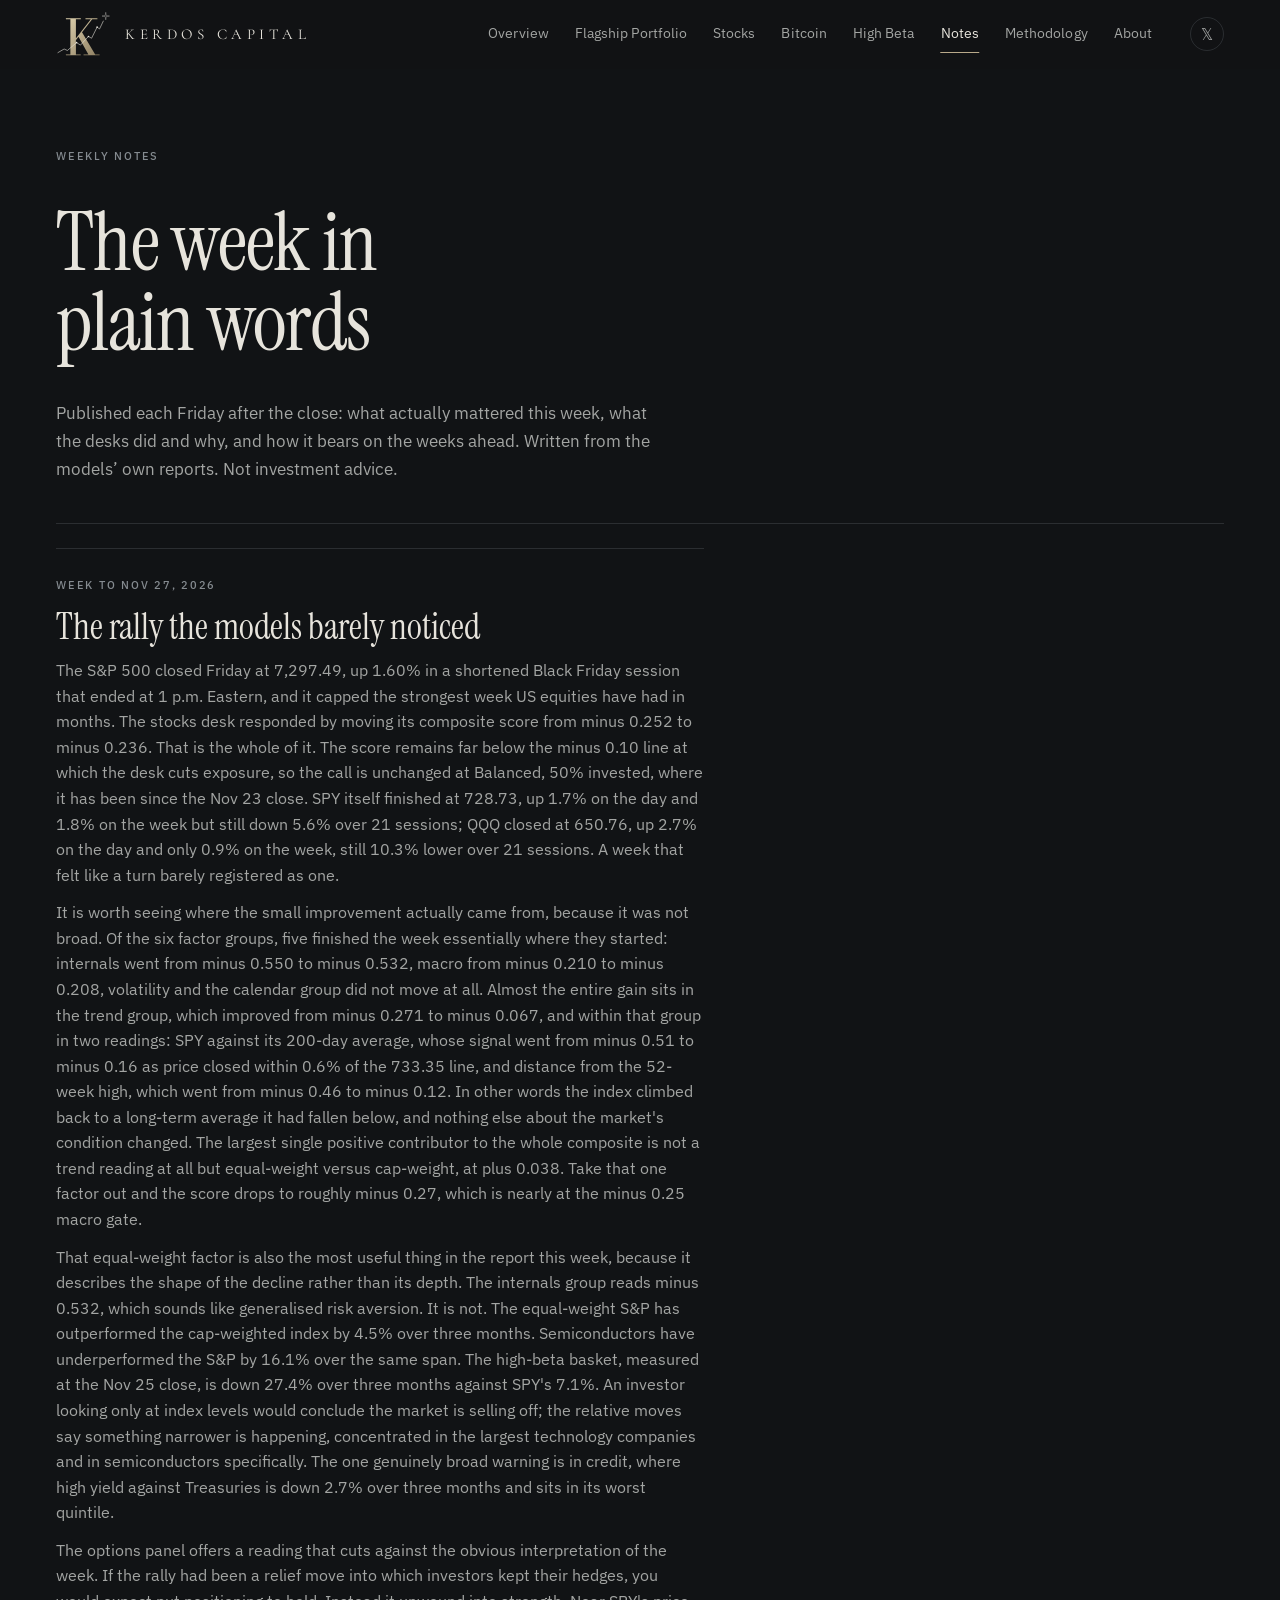
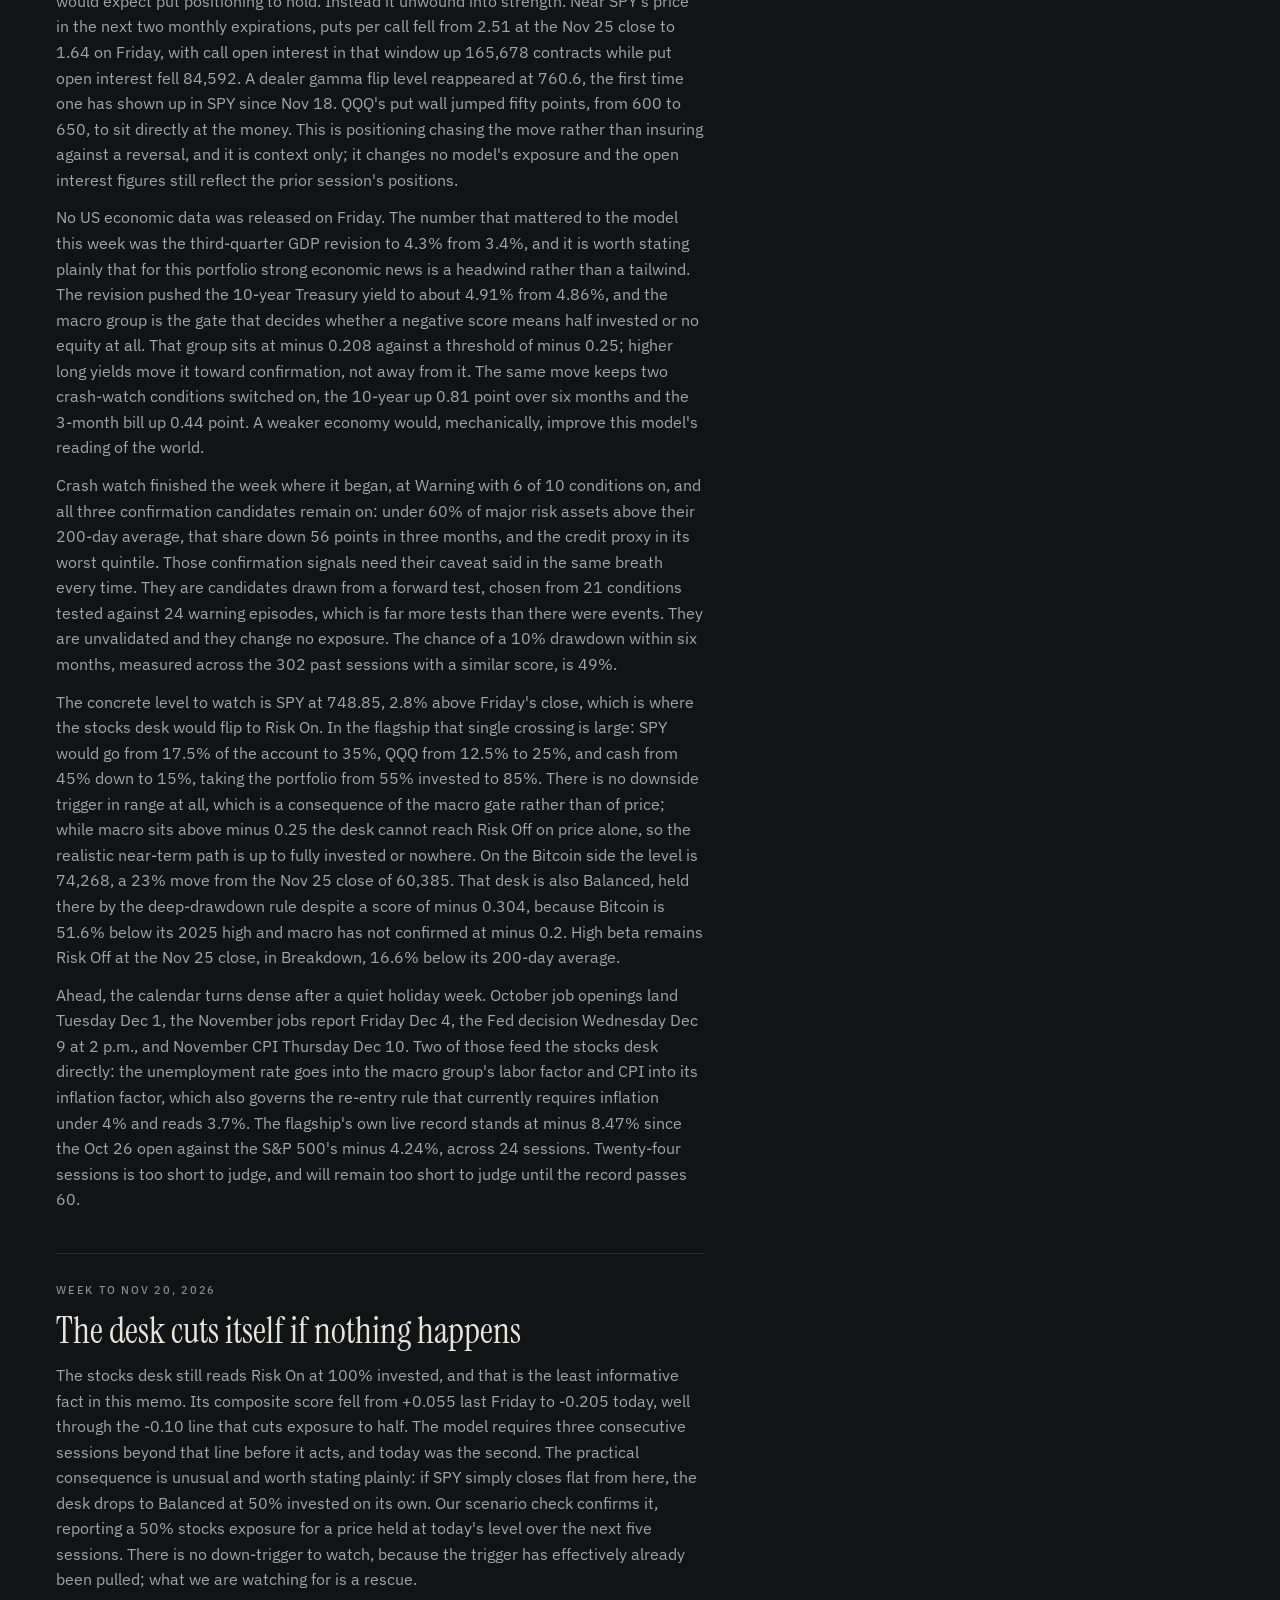
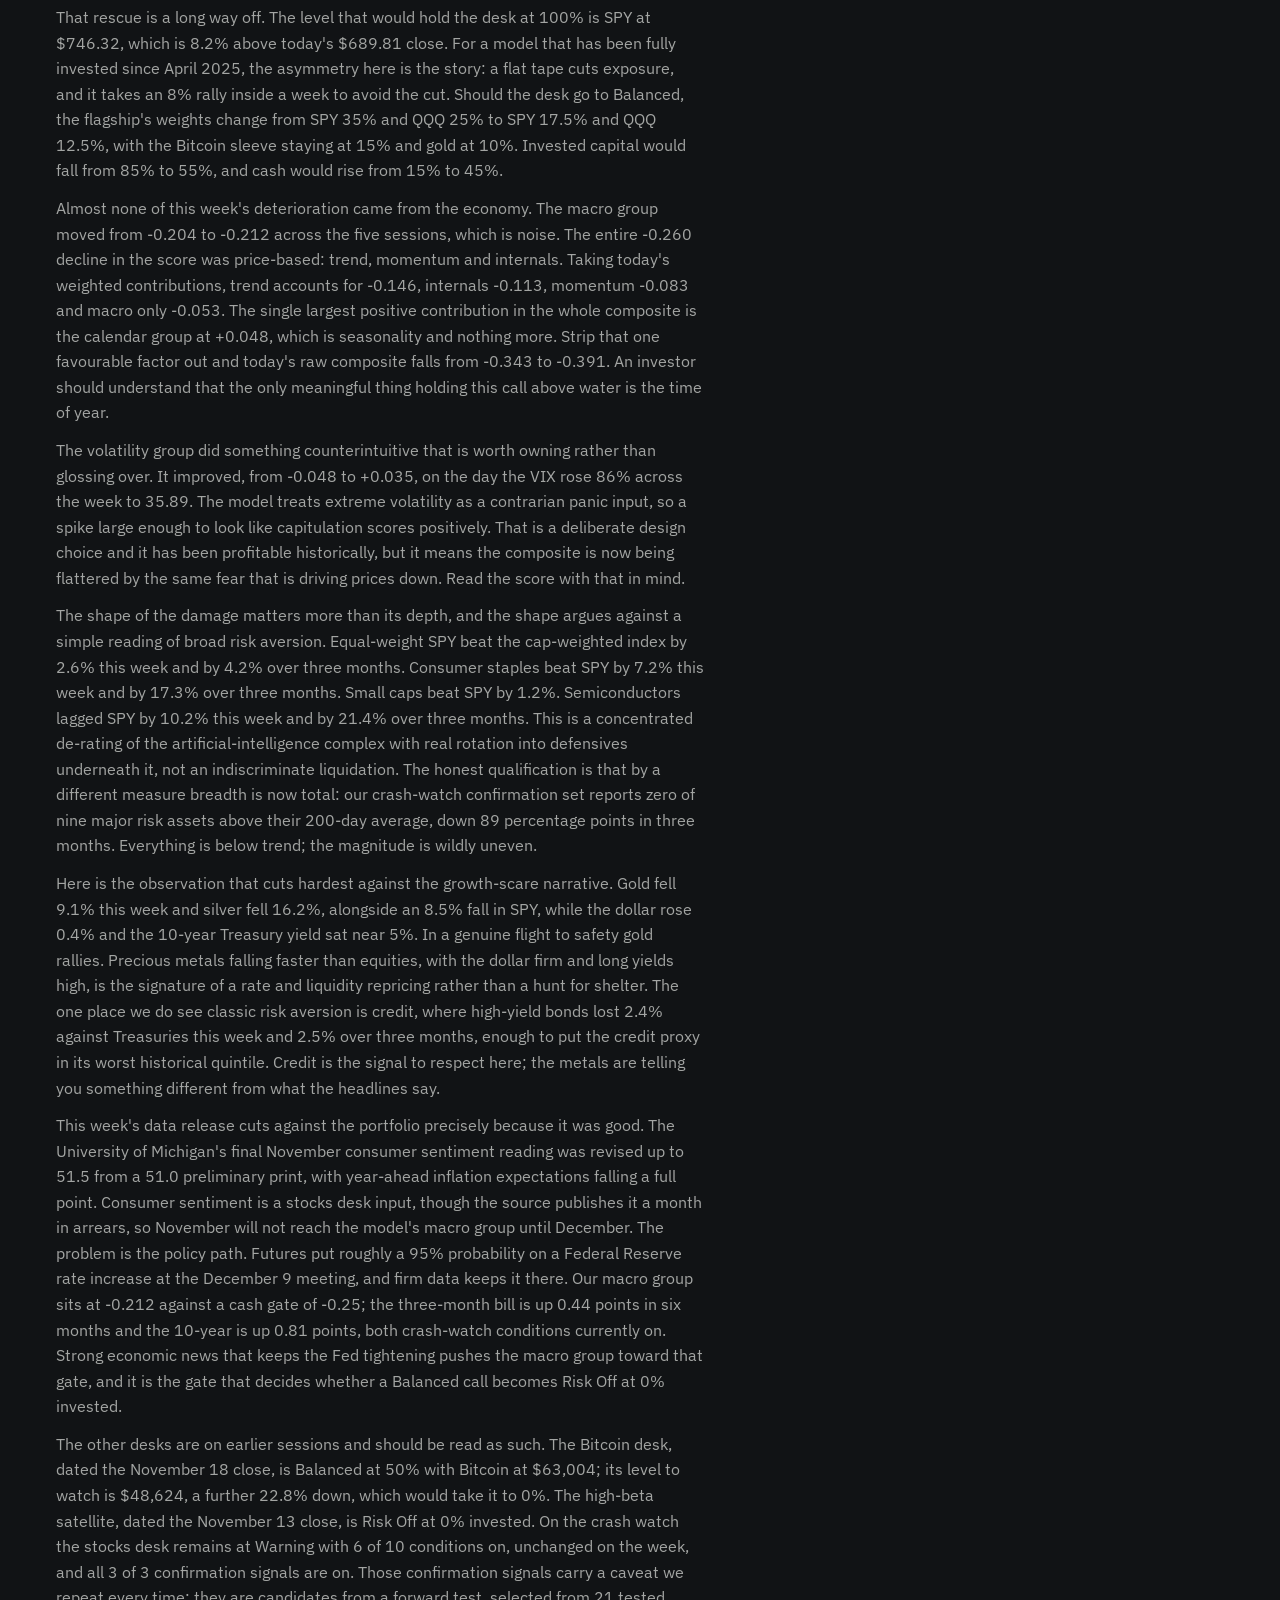
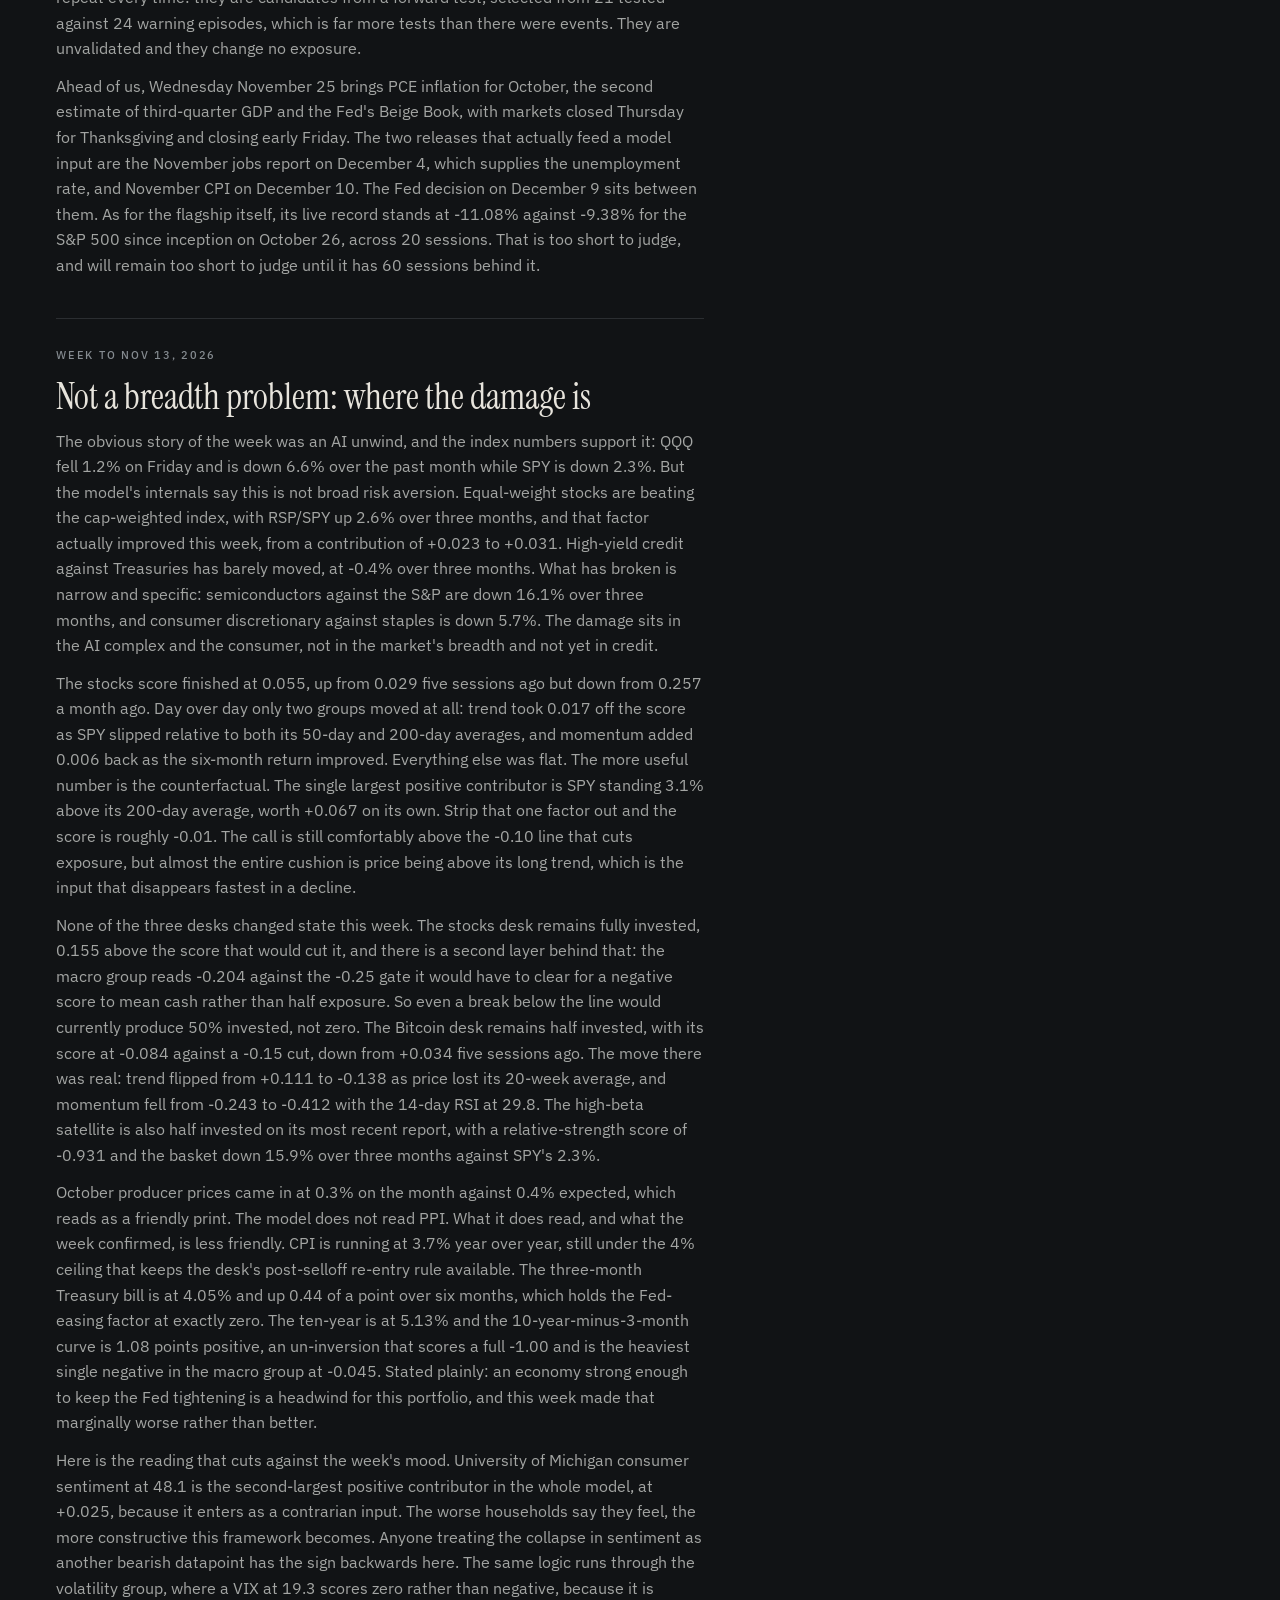
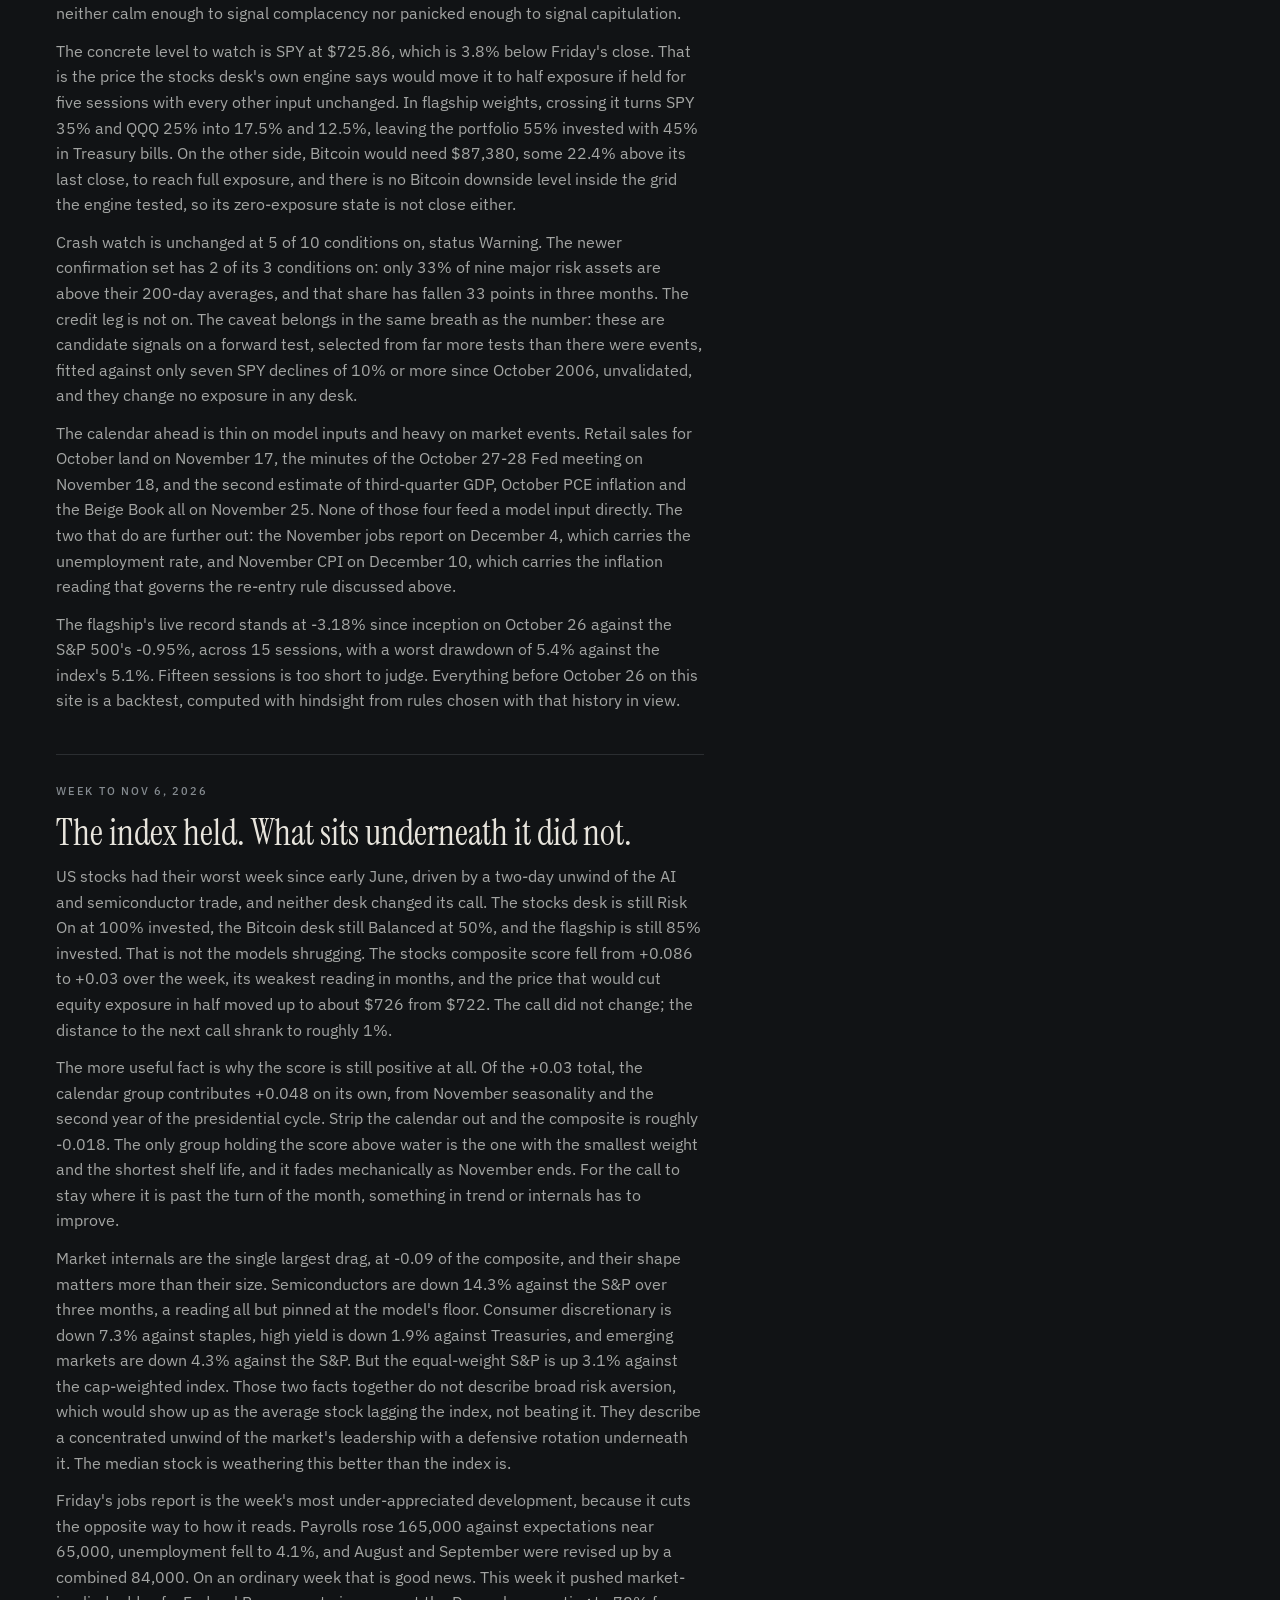
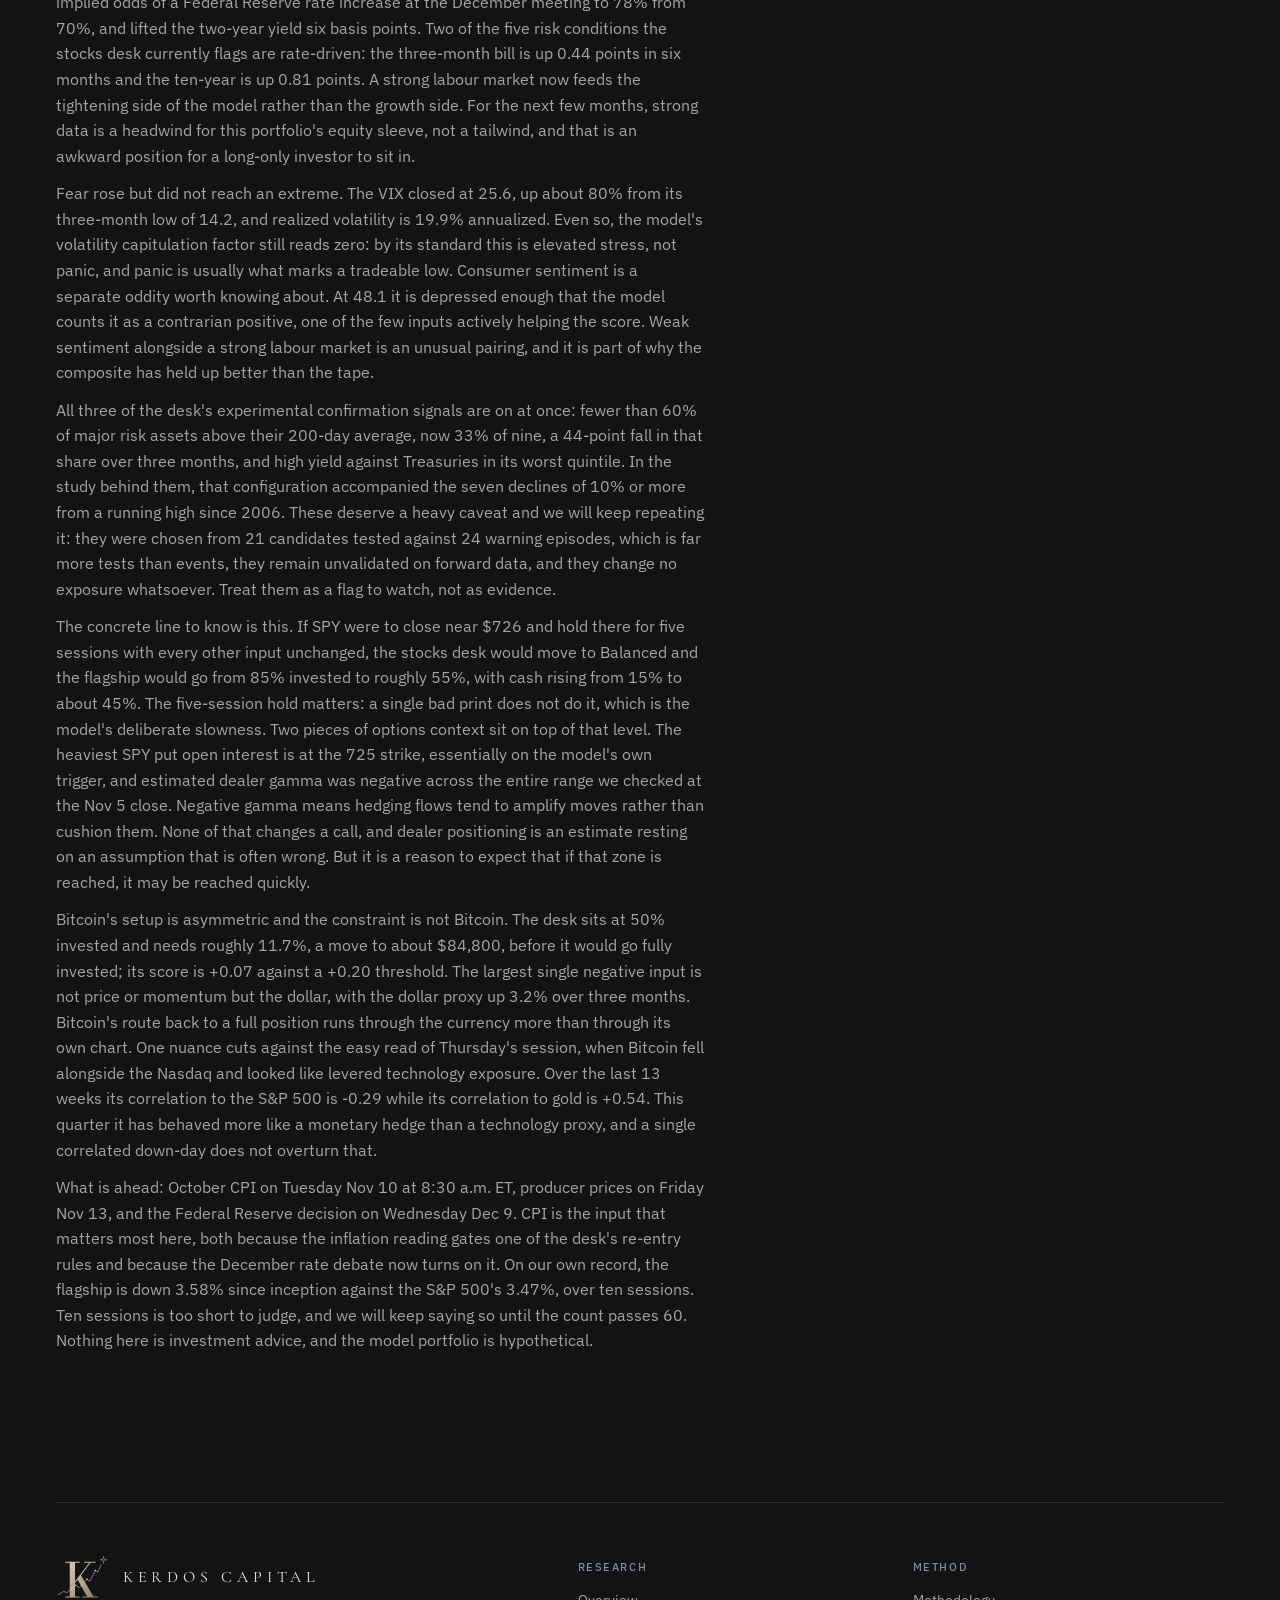
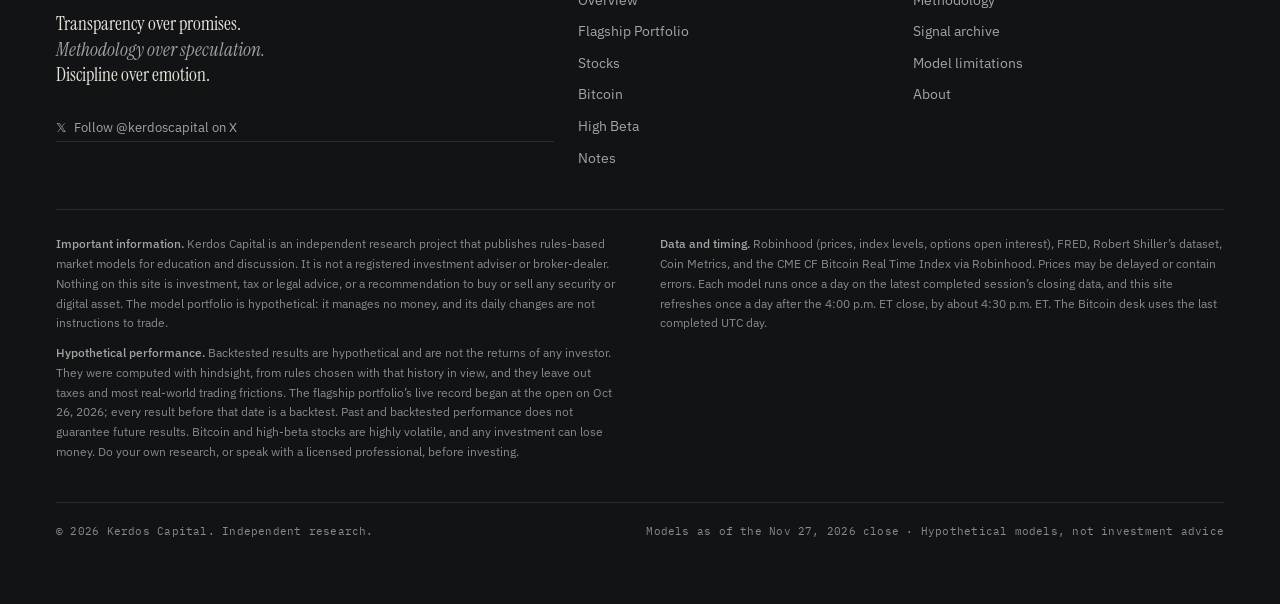
<file: notes.html>
<!doctype html>
<html lang="en">
<head>
<meta charset="utf-8">
<meta name="viewport" content="width=device-width,initial-scale=1,viewport-fit=cover">
<style>:root{box-sizing:border-box;padding-top:env(safe-area-inset-top,0px);padding-bottom:env(safe-area-inset-bottom,0px)}html{scroll-padding-top:env(safe-area-inset-top,0px)}body{margin:0;padding:0}img{max-width:100%}[hidden]:not([hidden=until-found i]){display:none!important}</style>
<meta charset="utf-8">
<meta name="viewport" content="width=device-width,initial-scale=1,viewport-fit=cover">
<style>:root{box-sizing:border-box;padding-top:env(safe-area-inset-top,0px);padding-bottom:env(safe-area-inset-bottom,0px)}html{scroll-padding-top:env(safe-area-inset-top,0px)}body{margin:0;padding:0}img{max-width:100%}[hidden]:not([hidden=until-found i]){display:none!important}</style>
<style id="pub-css">
.foot.pub{display:grid;justify-content:stretch;gap:18px;border-top:1px solid var(--line);padding-top:20px;font-size:.8rem;color:var(--muted)}
.foot.pub .ft{display:flex;flex-wrap:wrap;align-items:center;justify-content:space-between;gap:10px 24px}
.foot.pub .ft .wordmark{font-size:.72rem;letter-spacing:.32em;text-decoration:none}
.foot.pub .fl{display:flex;flex-wrap:wrap;gap:4px 16px}
.foot.pub .fl a{color:var(--ink2);text-decoration:none}
.foot.pub .fl a:hover{color:var(--white)}
.foot.pub .fl a:focus-visible{outline:2px solid var(--accent);outline-offset:2px}
.foot.pub .disc{display:grid;gap:8px;max-width:88ch;line-height:1.55}
.foot.pub .disc b{color:var(--ink2);font-weight:600}
.foot.pub .disc p{margin:0}
.hyp{display:inline-flex;align-items:center;gap:6px;font-family:var(--f-mono);font-size:.68rem;letter-spacing:.08em;text-transform:uppercase;color:var(--ink2);border:1px solid var(--line2);border-radius:999px;padding:3px 9px;white-space:nowrap}
</style>
<title>Weekly Notes · Kerdos Capital</title>
<meta name="description" content="The Kerdos week in plain words: what moved, what the stock and Bitcoin desks did and why, and the data coming next.">
<meta name="claude:viewport-fit-sides" content="cover">
<link rel="preconnect" href="https://fonts.googleapis.com">
<link rel="preconnect" href="https://fonts.gstatic.com" crossorigin>
<link rel="stylesheet" href="https://fonts.googleapis.com/css2?family=IBM+Plex+Mono:wght@400;500&family=IBM+Plex+Sans:ital,wght@0,400;0,500;0,600;1,400&family=Instrument+Serif:ital@0;1&family=Cormorant+Garamond:wght@500;600&display=swap">
<style>
/* Kerdos Capital. Deep navy ground, lavender for up, red for down.
   Everything else is grey. One dark look by design. */
:root{
  --bg:#131621; --surface:#171b26; --sunk:#1e2230; --ink:#d1d4dc; --ink2:#a9adb8; --muted:#7a7e8a; --line:#242835; --line2:#323745; --white:#ffffff;
  --accent:#a58ee4; --accent-ink:#131621;
  --bull:#a58ee4; --bull-bg:#221f33; --rec:#a58ee4; --rec-bg:#1e2230; --neut:#d1d4dc; --neut-bg:#1e2230; --corr:#9aa0ae; --corr-bg:#1e2230; --bear:#ef5a62; --bear-bg:#2a1d25;
  --band-bull:rgba(165,142,228,.12); --band-rec:rgba(165,142,228,.20); --band-neut:rgba(0,0,0,0); --band-corr:rgba(154,160,174,.10); --band-bear:rgba(239,90,98,.14);
  --s1:#a58ee4; --s2:#8a8e9a; --s3:#d1d4dc; --s4:#6d5ba6;
  --pos:#8d72c8; --neg:#d34f58; --mid:#20242f;
  --f-display:"Archivo","Helvetica Neue",Arial,sans-serif; --f-body:"Archivo","Helvetica Neue",Arial,sans-serif; --f-mono:"IBM Plex Mono",ui-monospace,"SFMono-Regular",Menlo,monospace;
  --r:6px;
  color-scheme:dark;
}
/* Layout: site nav, a short statement, the two desks side by side, then the record and the rules. */
body{background:var(--bg);color:var(--ink);font-family:var(--f-body);font-size:15px;line-height:1.5;-webkit-font-smoothing:antialiased}
.wrap{max-width:1180px;margin:0 auto;padding-left:max(16px,env(safe-area-inset-left,0px));padding-right:max(16px,env(safe-area-inset-right,0px));padding-block:20px 64px;display:grid;gap:28px}
h1,h2,h3{font-family:var(--f-display);margin:0;line-height:1.15;text-wrap:balance}
p{margin:0}
a{color:var(--accent)}
.label{font-family:var(--f-mono);font-size:.72rem;letter-spacing:.08em;text-transform:uppercase;color:var(--muted)}
.mono{font-family:var(--f-mono);font-variant-numeric:tabular-nums}
.mast{display:flex;flex-wrap:wrap;align-items:center;justify-content:space-between;gap:10px 24px;border-bottom:1px solid var(--line);padding-bottom:14px}
.brand{display:flex;flex-wrap:wrap;align-items:center;gap:6px 18px;min-width:0}
.wordmark{font-family:var(--f-display);font-weight:600;font-stretch:115%;font-size:1rem;letter-spacing:.36em;text-transform:uppercase;color:var(--white);white-space:nowrap;line-height:1;text-decoration:none}
.wordmark span{font-weight:400;color:var(--ink2)}
.vrule{width:1px;height:30px;background:var(--line2)}
.brand h1{font-size:1rem;font-weight:600;letter-spacing:0;line-height:1.2;color:var(--ink)}
.brand .label{margin-top:2px}
@media (max-width:560px){.vrule{display:none}.brand{flex-direction:column;align-items:flex-start}}
.mast .meta{display:flex;flex-wrap:wrap;gap:6px 14px;font-size:.8rem;color:var(--ink2)}
.foot{display:flex;flex-wrap:wrap;align-items:center;justify-content:space-between;gap:10px 24px;border-top:1px solid var(--line);padding-top:14px;font-size:.78rem;color:var(--muted)}
.foot .wordmark{font-size:.72rem;letter-spacing:.32em}
.site{display:flex;flex-wrap:wrap;align-items:center;justify-content:space-between;gap:10px 24px;padding-bottom:14px;border-bottom:1px solid var(--line)}
.site .wordmark{color:var(--white);text-decoration:none}
.site .links{display:flex;flex-wrap:wrap;gap:2px}
.site .links a{color:var(--ink2);text-decoration:none;padding:6px 12px;border-radius:6px;font-weight:550;font-size:.9rem}
.site .links a:hover{color:var(--white)}
.site .links a[aria-current="page"]{color:var(--white);background:var(--sunk)}
.site .links a:focus-visible{outline:2px solid var(--accent);outline-offset:2px}
.mast.sub{border-bottom:0;padding-bottom:0;align-items:flex-end}
.mast.sub h1{font-size:1.5rem;font-weight:700;font-stretch:112%;letter-spacing:-.01em;color:var(--white)}

.intro{display:grid;gap:10px;max-width:68ch;padding-top:8px}
.intro h1{font-size:clamp(1.9rem,4.4vw,2.7rem);font-weight:700;font-stretch:112%;letter-spacing:-.02em;color:var(--white)}
.intro p{color:var(--ink2);font-size:1.02rem}
.desks{display:grid;grid-template-columns:repeat(3,minmax(0,1fr));gap:18px}
@media (max-width:1080px){.desks{grid-template-columns:repeat(2,minmax(0,1fr))}}
@media (max-width:820px){.desks{grid-template-columns:minmax(0,1fr)}}
.desk{background:var(--surface);border:1px solid var(--line);border-radius:var(--r);padding:22px;display:grid;gap:16px;min-width:0;align-content:start}
.desk .top{display:flex;justify-content:space-between;align-items:baseline;gap:12px;flex-wrap:wrap}
.desk h2{font-size:1.05rem;font-weight:600;color:var(--ink)}
.call{font-family:var(--f-display);font-weight:800;font-stretch:122%;font-size:clamp(2.4rem,6vw,3.3rem);line-height:1;letter-spacing:-.03em}
.c-Bullish,.c-Recovery{color:var(--bull)} .c-Neutral{color:var(--neut)} .c-Correction{color:var(--corr)} .c-Bearish{color:var(--bear)}.c-Breakdown{color:var(--bear)}.c-Crash{color:var(--corr)}.c-Lagging{color:var(--corr)}
.expo{display:flex;align-items:baseline;gap:10px;flex-wrap:wrap;color:var(--ink2);font-size:.92rem}
.expo b{font-family:var(--f-mono);font-size:1.15rem;color:var(--white)}
.meter{height:6px;background:var(--sunk);border-radius:3px;overflow:hidden}
.meter i{display:block;height:100%;background:var(--accent);border-radius:3px}
.quotes{display:grid;grid-template-columns:repeat(auto-fit,minmax(140px,1fr));gap:12px 18px}
.q .tk{font-family:var(--f-mono);font-size:.72rem;letter-spacing:.08em;color:var(--muted)}
.q .px{font-family:var(--f-display);font-weight:700;font-stretch:108%;font-size:1.45rem;color:var(--white)}
.q .ch{font-family:var(--f-mono);font-size:.8rem;display:flex;gap:10px;flex-wrap:wrap}
.up{color:var(--bull)} .dn{color:var(--bear)}
.facts{display:grid;grid-template-columns:minmax(0,1fr) auto;gap:6px 14px;font-size:.88rem;border-top:1px solid var(--line);padding-top:12px;margin:0}
.facts dt{color:var(--ink2)} .facts dd{margin:0;font-family:var(--f-mono);text-align:right;color:var(--ink)}
.strip{display:grid;gap:6px}
.strip .bar{display:flex;height:14px;border-radius:3px;overflow:hidden;background:var(--sunk)}
.strip .bar i{display:block;height:100%}
.strip .ax{display:flex;justify-content:space-between;font-family:var(--f-mono);font-size:.7rem;color:var(--muted)}
.go{display:inline-flex;align-items:center;gap:8px;justify-self:start;text-decoration:none;color:var(--accent-ink);background:var(--accent);font-weight:600;font-size:.9rem;padding:9px 14px;border-radius:6px}
.go:hover{filter:brightness(1.08)} .go:focus-visible{outline:2px solid var(--white);outline-offset:2px}
.sec{display:grid;gap:12px}
.sec h2{font-size:1.2rem;font-weight:700;font-stretch:110%;color:var(--white)}
.sec .note{font-size:.82rem;color:var(--muted);max-width:90ch}
.tblwrap{overflow-x:auto}
table{border-collapse:collapse;width:100%;font-size:.9rem;background:var(--surface);border:1px solid var(--line);border-radius:var(--r)}
th{font-family:var(--f-mono);font-weight:500;font-size:.7rem;letter-spacing:.06em;text-transform:uppercase;color:var(--muted);text-align:left;padding:10px 12px;border-bottom:1px solid var(--line2);white-space:nowrap}
td{padding:10px 12px;border-bottom:1px solid var(--line)} tr:last-child td{border-bottom:0}
td.n,th.n{text-align:right;font-family:var(--f-mono);font-variant-numeric:tabular-nums;white-space:nowrap}
td.hl{color:var(--white);font-weight:600}
.rules{display:grid;grid-template-columns:repeat(3,minmax(0,1fr));gap:18px}
@media (max-width:820px){.rules{grid-template-columns:minmax(0,1fr)}}
.rule{display:grid;gap:8px;align-content:start;border-top:1px solid var(--line2);padding-top:12px}
.rule h3{font-size:1rem;font-weight:600;color:var(--white)}
.rule ul{margin:0;padding-left:1.1em;display:grid;gap:5px;color:var(--ink2);font-size:.9rem}
.rule li b{color:var(--ink);font-weight:600}
.err{color:var(--bear)}
.gloss{background:var(--surface);border:1px solid var(--line);border-radius:var(--r);padding:14px 18px}
.gloss summary{cursor:pointer;color:var(--ink2);font-weight:600}
.gloss summary:focus-visible{outline:2px solid var(--accent);outline-offset:2px}
.gloss dl{display:grid;gap:10px;margin:12px 0 0}
.gloss dt{color:var(--ink);font-weight:600;font-size:.92rem}
.gloss dd{margin:2px 0 0;color:var(--ink2);font-size:.88rem;max-width:80ch}
</style>
<style id="ox-css">
.wrap,.sec{grid-template-columns:minmax(0,1fr)}
.ox{display:grid;gap:18px}
.ox .oxp{background:var(--surface);border:1px solid var(--line);border-radius:var(--r,6px);padding:18px;min-width:0;display:grid;gap:14px}
.ox .oxh{display:flex;flex-wrap:wrap;justify-content:space-between;align-items:baseline;gap:8px 16px}
.ox .oxh h2{font-size:1.25rem;font-weight:700;font-stretch:112%;letter-spacing:-.01em;margin:0}
.ox .oxh h2 small{font-size:.8rem;font-weight:500;color:var(--muted);font-stretch:100%;letter-spacing:0;margin-left:6px}
.ox .lab{font-family:var(--f-mono);font-size:.72rem;letter-spacing:.08em;text-transform:uppercase;color:var(--muted)}
.ox .stats{display:grid;grid-template-columns:repeat(5,minmax(0,1fr));gap:10px 14px}
@media (max-width:860px){.ox .stats{grid-template-columns:repeat(3,minmax(0,1fr))}}
@media (max-width:520px){.ox .stats{grid-template-columns:repeat(2,minmax(0,1fr))}}
.ox .st{border-top:1px solid var(--line);padding-top:8px;min-width:0}
.ox .st b{display:block;font-family:var(--f-mono);font-weight:600;font-size:1.05rem;font-variant-numeric:tabular-nums}
.ox .st span{display:block;font-size:.75rem;color:var(--muted)}
.ox .st i{font-style:normal;font-size:.72rem;color:var(--ink2)}
.ox .read{max-width:72ch;font-size:.95rem;color:var(--ink);margin:0}
.ox .seg{display:inline-flex;border:1px solid var(--line2);border-radius:6px;overflow:hidden}
.ox .seg button{font:inherit;font-size:.78rem;font-family:var(--f-mono);background:transparent;color:var(--ink2);border:0;padding:5px 10px;cursor:pointer}
.ox .seg button[aria-pressed="true"]{background:var(--sunk);color:var(--white)}
.ox .seg button:focus-visible{outline:2px solid var(--accent);outline-offset:-2px}
.ox .lad{display:grid;gap:2px;font-family:var(--f-mono);font-size:.76rem;font-variant-numeric:tabular-nums}
.ox .row{display:grid;grid-template-columns:52px minmax(0,1fr) 62px minmax(0,1fr) 52px;align-items:center;gap:6px;min-height:17px}
.ox.btc .row{grid-template-columns:48px minmax(0,1fr) 98px minmax(0,1fr) 48px}
.ox .row .pv{text-align:right;color:var(--ink2)} .ox .row .cv{color:var(--ink2)}
.ox .row .pb,.ox .row .cb{height:11px;position:relative}
.ox .row .pb span{position:absolute;right:0;top:0;bottom:0;background:var(--bear);border-radius:2px 0 0 2px;opacity:.85}
.ox .row .cb span{position:absolute;left:0;top:0;bottom:0;background:var(--bull);border-radius:0 2px 2px 0;opacity:.85}
.ox .row .k{text-align:center;color:var(--ink);white-space:nowrap}
.ox .row .k small{color:var(--muted);font-size:.68rem}
.ox .row.wall .k{color:var(--white);font-weight:600}
.ox .row.wall .pb span,.ox .row.wall .cb span{opacity:1}
.ox .spot{display:grid;grid-template-columns:minmax(0,1fr) auto minmax(0,1fr);align-items:center;gap:8px;color:var(--white);font-size:.72rem;margin:2px 0}
.ox .spot::before,.ox .spot::after{content:"";height:1px;background:var(--line2)}
.ox .legend{display:flex;flex-wrap:wrap;gap:6px 16px;font-size:.78rem;color:var(--ink2);align-items:center}
.ox .legend i{display:inline-block;width:10px;height:10px;border-radius:2px;margin-right:6px;vertical-align:-1px}
.ox details{font-size:.85rem;color:var(--ink2)} .ox details p{margin:.5em 0 0;max-width:80ch}
.ox summary{cursor:pointer;color:var(--ink2)} .ox summary:focus-visible{outline:2px solid var(--accent);outline-offset:2px}
.ox .twocol{display:grid;grid-template-columns:minmax(0,1.5fr) minmax(0,1fr);gap:18px;align-items:start}
@media (max-width:900px){.ox .twocol{grid-template-columns:minmax(0,1fr)}}
.ox table{border-collapse:collapse;width:100%;font-size:.84rem}
.ox th{font-family:var(--f-mono);font-weight:500;font-size:.68rem;letter-spacing:.06em;text-transform:uppercase;color:var(--muted);text-align:left;padding:6px 8px;border-bottom:1px solid var(--line2);white-space:nowrap}
.ox td{padding:6px 8px;border-bottom:1px solid var(--line);white-space:nowrap}
.ox td.n,.ox th.n{text-align:right;font-family:var(--f-mono);font-variant-numeric:tabular-nums}
.ox .tw{overflow-x:auto;-webkit-overflow-scrolling:touch}
.ox .pos{color:var(--bull)} .ox .neg{color:var(--bear)}
.ox .err{color:var(--bear)}
.ox a.oxl{color:var(--accent);text-decoration:none;font-weight:600} .ox a.oxl:hover{text-decoration:underline}
</style>
<style id="feat-css">
.feat-head{display:flex;flex-wrap:wrap;justify-content:space-between;align-items:baseline;gap:6px 16px}
.feat-head h2{font-size:1.5rem!important;font-weight:700;font-stretch:112%;letter-spacing:-.01em}
.feat-link{color:var(--accent);text-decoration:none;font-weight:600;font-size:.9rem}.feat-link:hover{text-decoration:underline}
.feat-card{display:grid!important;grid-template-columns:minmax(0,1fr) minmax(0,1.25fr);gap:26px!important;padding:24px!important;border-color:var(--line2)!important}
@media (max-width:860px){.feat-card{grid-template-columns:minmax(0,1fr)}}
.feat-card .col{display:grid;gap:14px;align-content:start;min-width:0}
.feat-card .mix{font-family:var(--f-mono);font-size:.74rem;letter-spacing:.08em;text-transform:uppercase;color:var(--muted)}
.feat-card .big{font-family:var(--f-display);font-weight:800;font-stretch:122%;font-size:clamp(2.2rem,6vw,3rem);line-height:1;letter-spacing:-.03em;color:var(--bull)}
.feat-card .abar{display:flex;height:14px;border-radius:7px;overflow:hidden;background:var(--sunk)}
.feat-card .abar i{display:block;height:100%}
.feat-card .leg{display:flex;flex-wrap:wrap;gap:4px 14px;font-size:.82rem;color:var(--ink2)}
.feat-card .leg i{display:inline-block;width:8px;height:8px;border-radius:2px;margin-right:5px}
.feat-card .sub{font-size:.85rem;color:var(--ink2)}
.feat-card .kv{display:grid;grid-template-columns:repeat(2,minmax(0,1fr));gap:12px 16px}
.feat-card .kv div{border-top:1px solid var(--line);padding-top:8px;min-width:0}
.feat-card .kv span{display:block;font-size:.76rem;color:var(--muted)}
.feat-card .kv b{display:block;font-family:var(--f-mono);font-size:1.35rem;font-weight:600;color:var(--white);font-variant-numeric:tabular-nums}
.feat-card .kv em{font-style:normal;font-size:.75rem;color:var(--ink2)}
.feat-card .up{color:var(--bull)!important}.feat-card .dn{color:var(--bear)!important}
.feat-card .mini svg{display:block;width:100%;height:auto}
.feat-card .mini .ax{font-family:var(--f-mono);font-size:10px;fill:var(--muted)}
.feat-card .mini .grid{stroke:var(--line);stroke-width:1}
</style>
<link rel="stylesheet" href="kerdos.css">
<!--kerdos-head-->
<link rel="icon" href="favicon.svg" type="image/svg+xml">
<link rel="icon" href="favicon.ico" sizes="any">
<link rel="apple-touch-icon" href="apple-touch-icon.png">
<link rel="canonical" href="https://kerdoscapital.xyz/notes.html">
<meta name="theme-color" content="#111315">
<meta property="og:type" content="website">
<meta property="og:site_name" content="Kerdos Capital">
<meta property="og:title" content="Weekly Notes · Kerdos Capital">
<meta property="og:description" content="The Kerdos week in plain words: what moved, what the stock and Bitcoin desks did and why, and the data coming next.">
<meta property="og:url" content="https://kerdoscapital.xyz/notes.html">
<meta property="og:image" content="https://kerdoscapital.xyz/og.png?v=20261127">
<meta property="og:image:width" content="1200">
<meta property="og:image:height" content="630">
<meta name="twitter:card" content="summary_large_image">
<meta name="twitter:title" content="Weekly Notes · Kerdos Capital">
<meta name="twitter:description" content="The Kerdos week in plain words: what moved, what the stock and Bitcoin desks did and why, and the data coming next.">
<meta name="twitter:image" content="https://kerdoscapital.xyz/og.png?v=20261127">
<!--/kerdos-head-->
<style id="k-retail">
.k-strip{display:flex;flex-wrap:wrap;align-items:center;gap:4px 18px;padding:11px 0;border-bottom:1px solid var(--hair);font-family:var(--f-num);font-size:12px;letter-spacing:.02em;color:var(--muted)}
.k-strip b{color:var(--ink);font-weight:400}
.k-strip .dot{width:6px;height:6px;border-radius:50%;background:var(--sage);display:inline-block;margin-right:8px;vertical-align:1px}
.k-strip a{margin-left:auto;color:var(--ink-2);text-decoration:none;border-bottom:1px solid var(--hair)}
.k-strip a:hover{color:var(--ink)}
@media (max-width:640px){.k-strip{font-size:11.5px}.k-strip .x{display:none}.k-strip a{margin-left:0}}
.k-today .t-grid{display:grid;grid-template-columns:repeat(4,minmax(0,1fr));gap:0;margin-top:var(--s-5,24px)}
.k-today .t-grid>div{display:grid;gap:8px;align-content:start;padding:0 24px;border-left:1px solid var(--hair)}
.k-today .t-grid>div:first-child{padding-left:0;border-left:0}
@media (max-width:900px){.k-today .t-grid{grid-template-columns:1fr 1fr;gap:28px 0}.k-today .t-grid>div:nth-child(odd){padding-left:0;border-left:0}}
@media (max-width:560px){.k-today .t-grid{grid-template-columns:1fr}.k-today .t-grid>div{padding:20px 0 0;border-left:0;border-top:1px solid var(--hair)}.k-today .t-grid>div:first-child{border-top:0;padding-top:0}}
.k-today .t-st{font-size:14.5px;color:var(--ink)} .k-today .t-st b{font-weight:500}
.k-today p,.k-today li{font-size:13.5px;line-height:1.55;color:var(--ink-2);margin:0}
.k-today ul{list-style:none;margin:0;padding:0;display:grid;gap:7px}
.k-today li .mono{color:var(--ink);margin-right:6px}
.k-today .t-tag{font-family:var(--f-ui);font-size:10.5px;letter-spacing:.08em;text-transform:uppercase;color:var(--muted);margin-left:6px;white-space:nowrap}
.k-today .t-foot{display:flex;flex-wrap:wrap;gap:8px 22px;align-items:center;margin-top:var(--s-5,24px);padding-top:14px;border-top:1px solid var(--hair)}
.k-today .t-btn{font-family:var(--f-ui);font-size:13px;color:var(--ink-2);background:none;border:0;border-bottom:1px solid var(--hair);padding:0 0 2px;text-decoration:none;cursor:pointer}
.k-today .t-btn:hover{color:var(--ink);border-color:var(--sage)}
.k-today .t-fine{font-size:12px;color:var(--muted)}
.k-today .t-foot .t-fine{margin-left:auto}
.k-calls table{width:100%;border-collapse:collapse;font-size:13.5px}
.k-calls th{font-family:var(--f-ui);font-size:11px;letter-spacing:.1em;text-transform:uppercase;color:var(--muted);font-weight:500;text-align:left;padding:8px 10px;border-bottom:1px solid var(--hair)}
.k-calls td{padding:9px 10px;border-bottom:1px solid var(--hair);color:var(--ink-2);white-space:nowrap}
.k-calls td.n,.k-calls th.n{text-align:right;font-family:var(--f-num)}
.k-calls .ok{color:var(--sage)} .k-calls .bad{color:#A9705F}
.k-calls .sum{display:flex;flex-wrap:wrap;gap:8px 28px;margin:16px 0 4px;font-size:14px;color:var(--ink-2)} .k-calls .sum b{color:var(--ink);font-weight:500}
@media (max-width:640px){.k-calls th:nth-child(4),.k-calls td:nth-child(4),.k-calls th:nth-child(6),.k-calls td:nth-child(6){display:none}.k-calls td,.k-calls th{padding:8px 6px}.k-calls td .label{display:block;font-size:10px}}
.k-notes article{border-top:1px solid var(--hair);padding:28px 0;display:grid;gap:12px;max-width:72ch}
.k-notes article h2{font-family:var(--f-serif);font-weight:400;font-size:clamp(26px,3vw,36px);line-height:1.1;margin:0;color:var(--ink)}
.k-notes article p{font-size:15.5px;line-height:1.65;color:var(--ink-2);margin:0}
</style>
<link rel="alternate" type="application/rss+xml" title="Kerdos Capital" href="feed.xml">
<style id="k-plain">
.k-x{display:inline-flex;align-items:center;justify-content:center;width:32px;height:32px;margin-left:14px;border:1px solid var(--hair);border-radius:50%;
  color:var(--ink-2);text-decoration:none;font-size:15px;line-height:1}
.k-x:hover{color:var(--ink);border-color:var(--sage)}
.k-xf{display:inline-flex;align-items:center;gap:8px;margin-top:14px;font-size:13px;color:var(--ink-2);text-decoration:none;border-bottom:1px solid var(--hair);padding-bottom:2px}
.k-xf:hover{color:var(--ink)}
.k-plain{display:grid;grid-template-columns:repeat(auto-fit,minmax(260px,1fr));gap:0;margin:var(--s-5,24px) 0 var(--s-5,24px)}
.k-plain>div{padding:0 26px 0 0;display:grid;gap:9px;align-content:start}
.k-plain>div+div{padding-left:26px;border-left:1px solid var(--hair)}
@media (max-width:760px){.k-plain>div+div{padding:20px 0 0;border-left:0;border-top:1px solid var(--hair);margin-top:20px}.k-plain>div{padding-right:0}}
.k-plain h3{font-family:var(--f-ui);font-size:11.5px;font-weight:500;letter-spacing:.12em;text-transform:uppercase;color:var(--ink-2);margin:0}
.k-plain p{font-size:13.5px;line-height:1.6;color:var(--ink-2);margin:0}
.k-plain p b{color:var(--ink);font-weight:500}
.k-plain .fine{font-size:12px;color:var(--muted)}
.k-desk-plain{margin-top:0}
</style>
</head>
<body>


<script src="kerdos.js"></script>
<div class="wrap">
  <header class="k-nav"><div class="k-bar"><a class="k-word" href="index.html" aria-label="Kerdos Capital, overview"><svg class="k-mono" viewBox="226 116 338 282" aria-hidden="true"><defs><linearGradient id="kgn" x1="0" y1="0" x2="1" y2="1"><stop offset="0" stop-color="#DCCFAC"/><stop offset="1" stop-color="#8E7F62"/></linearGradient></defs><path d="M318.6 322.0 439.5 165.9H406.8V160.0H479.8V165.9H448.0L327.3 322.0ZM286.6 388.0V382.1H314.1V165.9H286.6V160.0H378.4V165.9H348.1V382.1H377.6V388.0ZM394.9 388.0V382.1H424.7L361.3 269.7L383.7 243.0L466.2 382.1H493.4V388.0Z" fill="url(#kgn)"/><polyline points="238,371 276,349 296,358 352,310 376,325 425,272 444,283 478,215 493,226 516,178" fill="none" stroke="#E7E4DC" stroke-width="3.6" stroke-linejoin="round" stroke-linecap="round"/><circle vector-effect="non-scaling-stroke" cx="352" cy="310" r="5" fill="#E7E4DC"/><circle vector-effect="non-scaling-stroke" cx="425" cy="272" r="5" fill="#E7E4DC"/><circle vector-effect="non-scaling-stroke" cx="478" cy="215" r="5" fill="#E7E4DC"/><path d="M531.0 124.0L534.2 143.8L554.0 147.0L534.2 150.2L531.0 170.0L527.8 150.2L508.0 147.0L527.8 143.8Z" fill="none" stroke="#E7E4DC" stroke-width="2" stroke-linejoin="round"/></svg><span class="k-wt">Kerdos Capital</span></a><div class="k-right"><nav class="k-links" aria-label="Site"><span class="k-ind" aria-hidden="true"></span><a href="index.html">Overview</a><a href="flagship.html">Flagship Portfolio</a><a href="stocks.html">Stocks</a><a href="bitcoin.html">Bitcoin</a><a href="highbeta.html">High Beta</a><a href="notes.html" aria-current="page">Notes</a><a href="methodology.html">Methodology</a><a href="about.html">About</a></nav><a class="k-x" href="https://x.com/kerdoscapital" target="_blank" rel="noopener" aria-label="Kerdos Capital on X, @kerdoscapital" title="@kerdoscapital on X"><span aria-hidden="true">&#x1D54F;</span></a><button class="k-menu-btn" type="button" aria-label="Menu" aria-expanded="false"><svg viewBox="0 0 18 18" aria-hidden="true"><path d="M3 6h12M3 12h12" stroke="currentColor" stroke-width="1.4" stroke-linecap="square"/></svg></button></div></div></header>
  <section class="intro"><span class="eyebrow">Weekly notes</span><h1 class="k-display" style="font-size:clamp(44px,6vw,76px);line-height:1;margin:.2em 0">The week in plain words</h1><p style="max-width:60ch;color:var(--ink-2)">Published each Friday after the close: what actually mattered this week, what the desks did and why, and how it bears on the weeks ahead. Written from the models’ own reports. Not investment advice.</p></section>
  <section class="sec k-notes"><article id="w2026-11-27"><span class="eyebrow">Week to Nov 27, 2026</span><h2>The rally the models barely noticed</h2><p>The S&amp;P 500 closed Friday at 7,297.49, up 1.60% in a shortened Black Friday session that ended at 1 p.m. Eastern, and it capped the strongest week US equities have had in months. The stocks desk responded by moving its composite score from minus 0.252 to minus 0.236. That is the whole of it. The score remains far below the minus 0.10 line at which the desk cuts exposure, so the call is unchanged at Balanced, 50% invested, where it has been since the Nov 23 close. SPY itself finished at 728.73, up 1.7% on the day and 1.8% on the week but still down 5.6% over 21 sessions; QQQ closed at 650.76, up 2.7% on the day and only 0.9% on the week, still 10.3% lower over 21 sessions. A week that felt like a turn barely registered as one.</p><p>It is worth seeing where the small improvement actually came from, because it was not broad. Of the six factor groups, five finished the week essentially where they started: internals went from minus 0.550 to minus 0.532, macro from minus 0.210 to minus 0.208, volatility and the calendar group did not move at all. Almost the entire gain sits in the trend group, which improved from minus 0.271 to minus 0.067, and within that group in two readings: SPY against its 200-day average, whose signal went from minus 0.51 to minus 0.16 as price closed within 0.6% of the 733.35 line, and distance from the 52-week high, which went from minus 0.46 to minus 0.12. In other words the index climbed back to a long-term average it had fallen below, and nothing else about the market&#x27;s condition changed. The largest single positive contributor to the whole composite is not a trend reading at all but equal-weight versus cap-weight, at plus 0.038. Take that one factor out and the score drops to roughly minus 0.27, which is nearly at the minus 0.25 macro gate.</p><p>That equal-weight factor is also the most useful thing in the report this week, because it describes the shape of the decline rather than its depth. The internals group reads minus 0.532, which sounds like generalised risk aversion. It is not. The equal-weight S&amp;P has outperformed the cap-weighted index by 4.5% over three months. Semiconductors have underperformed the S&amp;P by 16.1% over the same span. The high-beta basket, measured at the Nov 25 close, is down 27.4% over three months against SPY&#x27;s 7.1%. An investor looking only at index levels would conclude the market is selling off; the relative moves say something narrower is happening, concentrated in the largest technology companies and in semiconductors specifically. The one genuinely broad warning is in credit, where high yield against Treasuries is down 2.7% over three months and sits in its worst quintile.</p><p>The options panel offers a reading that cuts against the obvious interpretation of the week. If the rally had been a relief move into which investors kept their hedges, you would expect put positioning to hold. Instead it unwound into strength. Near SPY&#x27;s price in the next two monthly expirations, puts per call fell from 2.51 at the Nov 25 close to 1.64 on Friday, with call open interest in that window up 165,678 contracts while put open interest fell 84,592. A dealer gamma flip level reappeared at 760.6, the first time one has shown up in SPY since Nov 18. QQQ&#x27;s put wall jumped fifty points, from 600 to 650, to sit directly at the money. This is positioning chasing the move rather than insuring against a reversal, and it is context only; it changes no model&#x27;s exposure and the open interest figures still reflect the prior session&#x27;s positions.</p><p>No US economic data was released on Friday. The number that mattered to the model this week was the third-quarter GDP revision to 4.3% from 3.4%, and it is worth stating plainly that for this portfolio strong economic news is a headwind rather than a tailwind. The revision pushed the 10-year Treasury yield to about 4.91% from 4.86%, and the macro group is the gate that decides whether a negative score means half invested or no equity at all. That group sits at minus 0.208 against a threshold of minus 0.25; higher long yields move it toward confirmation, not away from it. The same move keeps two crash-watch conditions switched on, the 10-year up 0.81 point over six months and the 3-month bill up 0.44 point. A weaker economy would, mechanically, improve this model&#x27;s reading of the world.</p><p>Crash watch finished the week where it began, at Warning with 6 of 10 conditions on, and all three confirmation candidates remain on: under 60% of major risk assets above their 200-day average, that share down 56 points in three months, and the credit proxy in its worst quintile. Those confirmation signals need their caveat said in the same breath every time. They are candidates drawn from a forward test, chosen from 21 conditions tested against 24 warning episodes, which is far more tests than there were events. They are unvalidated and they change no exposure. The chance of a 10% drawdown within six months, measured across the 302 past sessions with a similar score, is 49%.</p><p>The concrete level to watch is SPY at 748.85, 2.8% above Friday&#x27;s close, which is where the stocks desk would flip to Risk On. In the flagship that single crossing is large: SPY would go from 17.5% of the account to 35%, QQQ from 12.5% to 25%, and cash from 45% down to 15%, taking the portfolio from 55% invested to 85%. There is no downside trigger in range at all, which is a consequence of the macro gate rather than of price; while macro sits above minus 0.25 the desk cannot reach Risk Off on price alone, so the realistic near-term path is up to fully invested or nowhere. On the Bitcoin side the level is 74,268, a 23% move from the Nov 25 close of 60,385. That desk is also Balanced, held there by the deep-drawdown rule despite a score of minus 0.304, because Bitcoin is 51.6% below its 2025 high and macro has not confirmed at minus 0.2. High beta remains Risk Off at the Nov 25 close, in Breakdown, 16.6% below its 200-day average.</p><p>Ahead, the calendar turns dense after a quiet holiday week. October job openings land Tuesday Dec 1, the November jobs report Friday Dec 4, the Fed decision Wednesday Dec 9 at 2 p.m., and November CPI Thursday Dec 10. Two of those feed the stocks desk directly: the unemployment rate goes into the macro group&#x27;s labor factor and CPI into its inflation factor, which also governs the re-entry rule that currently requires inflation under 4% and reads 3.7%. The flagship&#x27;s own live record stands at minus 8.47% since the Oct 26 open against the S&amp;P 500&#x27;s minus 4.24%, across 24 sessions. Twenty-four sessions is too short to judge, and will remain too short to judge until the record passes 60.</p></article><article id="w2026-11-20"><span class="eyebrow">Week to Nov 20, 2026</span><h2>The desk cuts itself if nothing happens</h2><p>The stocks desk still reads Risk On at 100% invested, and that is the least informative fact in this memo. Its composite score fell from +0.055 last Friday to -0.205 today, well through the -0.10 line that cuts exposure to half. The model requires three consecutive sessions beyond that line before it acts, and today was the second. The practical consequence is unusual and worth stating plainly: if SPY simply closes flat from here, the desk drops to Balanced at 50% invested on its own. Our scenario check confirms it, reporting a 50% stocks exposure for a price held at today&#x27;s level over the next five sessions. There is no down-trigger to watch, because the trigger has effectively already been pulled; what we are watching for is a rescue.</p><p>That rescue is a long way off. The level that would hold the desk at 100% is SPY at $746.32, which is 8.2% above today&#x27;s $689.81 close. For a model that has been fully invested since April 2025, the asymmetry here is the story: a flat tape cuts exposure, and it takes an 8% rally inside a week to avoid the cut. Should the desk go to Balanced, the flagship&#x27;s weights change from SPY 35% and QQQ 25% to SPY 17.5% and QQQ 12.5%, with the Bitcoin sleeve staying at 15% and gold at 10%. Invested capital would fall from 85% to 55%, and cash would rise from 15% to 45%.</p><p>Almost none of this week&#x27;s deterioration came from the economy. The macro group moved from -0.204 to -0.212 across the five sessions, which is noise. The entire -0.260 decline in the score was price-based: trend, momentum and internals. Taking today&#x27;s weighted contributions, trend accounts for -0.146, internals -0.113, momentum -0.083 and macro only -0.053. The single largest positive contribution in the whole composite is the calendar group at +0.048, which is seasonality and nothing more. Strip that one favourable factor out and today&#x27;s raw composite falls from -0.343 to -0.391. An investor should understand that the only meaningful thing holding this call above water is the time of year.</p><p>The volatility group did something counterintuitive that is worth owning rather than glossing over. It improved, from -0.048 to +0.035, on the day the VIX rose 86% across the week to 35.89. The model treats extreme volatility as a contrarian panic input, so a spike large enough to look like capitulation scores positively. That is a deliberate design choice and it has been profitable historically, but it means the composite is now being flattered by the same fear that is driving prices down. Read the score with that in mind.</p><p>The shape of the damage matters more than its depth, and the shape argues against a simple reading of broad risk aversion. Equal-weight SPY beat the cap-weighted index by 2.6% this week and by 4.2% over three months. Consumer staples beat SPY by 7.2% this week and by 17.3% over three months. Small caps beat SPY by 1.2%. Semiconductors lagged SPY by 10.2% this week and by 21.4% over three months. This is a concentrated de-rating of the artificial-intelligence complex with real rotation into defensives underneath it, not an indiscriminate liquidation. The honest qualification is that by a different measure breadth is now total: our crash-watch confirmation set reports zero of nine major risk assets above their 200-day average, down 89 percentage points in three months. Everything is below trend; the magnitude is wildly uneven.</p><p>Here is the observation that cuts hardest against the growth-scare narrative. Gold fell 9.1% this week and silver fell 16.2%, alongside an 8.5% fall in SPY, while the dollar rose 0.4% and the 10-year Treasury yield sat near 5%. In a genuine flight to safety gold rallies. Precious metals falling faster than equities, with the dollar firm and long yields high, is the signature of a rate and liquidity repricing rather than a hunt for shelter. The one place we do see classic risk aversion is credit, where high-yield bonds lost 2.4% against Treasuries this week and 2.5% over three months, enough to put the credit proxy in its worst historical quintile. Credit is the signal to respect here; the metals are telling you something different from what the headlines say.</p><p>This week&#x27;s data release cuts against the portfolio precisely because it was good. The University of Michigan&#x27;s final November consumer sentiment reading was revised up to 51.5 from a 51.0 preliminary print, with year-ahead inflation expectations falling a full point. Consumer sentiment is a stocks desk input, though the source publishes it a month in arrears, so November will not reach the model&#x27;s macro group until December. The problem is the policy path. Futures put roughly a 95% probability on a Federal Reserve rate increase at the December 9 meeting, and firm data keeps it there. Our macro group sits at -0.212 against a cash gate of -0.25; the three-month bill is up 0.44 points in six months and the 10-year is up 0.81 points, both crash-watch conditions currently on. Strong economic news that keeps the Fed tightening pushes the macro group toward that gate, and it is the gate that decides whether a Balanced call becomes Risk Off at 0% invested.</p><p>The other desks are on earlier sessions and should be read as such. The Bitcoin desk, dated the November 18 close, is Balanced at 50% with Bitcoin at $63,004; its level to watch is $48,624, a further 22.8% down, which would take it to 0%. The high-beta satellite, dated the November 13 close, is Risk Off at 0% invested. On the crash watch the stocks desk remains at Warning with 6 of 10 conditions on, unchanged on the week, and all 3 of 3 confirmation signals are on. Those confirmation signals carry a caveat we repeat every time: they are candidates from a forward test, selected from 21 tested against 24 warning episodes, which is far more tests than there were events. They are unvalidated and they change no exposure.</p><p>Ahead of us, Wednesday November 25 brings PCE inflation for October, the second estimate of third-quarter GDP and the Fed&#x27;s Beige Book, with markets closed Thursday for Thanksgiving and closing early Friday. The two releases that actually feed a model input are the November jobs report on December 4, which supplies the unemployment rate, and November CPI on December 10. The Fed decision on December 9 sits between them. As for the flagship itself, its live record stands at -11.08% against -9.38% for the S&amp;P 500 since inception on October 26, across 20 sessions. That is too short to judge, and will remain too short to judge until it has 60 sessions behind it.</p></article><article id="w2026-11-13"><span class="eyebrow">Week to Nov 13, 2026</span><h2>Not a breadth problem: where the damage is</h2><p>The obvious story of the week was an AI unwind, and the index numbers support it: QQQ fell 1.2% on Friday and is down 6.6% over the past month while SPY is down 2.3%. But the model&#x27;s internals say this is not broad risk aversion. Equal-weight stocks are beating the cap-weighted index, with RSP/SPY up 2.6% over three months, and that factor actually improved this week, from a contribution of +0.023 to +0.031. High-yield credit against Treasuries has barely moved, at -0.4% over three months. What has broken is narrow and specific: semiconductors against the S&amp;P are down 16.1% over three months, and consumer discretionary against staples is down 5.7%. The damage sits in the AI complex and the consumer, not in the market&#x27;s breadth and not yet in credit.</p><p>The stocks score finished at 0.055, up from 0.029 five sessions ago but down from 0.257 a month ago. Day over day only two groups moved at all: trend took 0.017 off the score as SPY slipped relative to both its 50-day and 200-day averages, and momentum added 0.006 back as the six-month return improved. Everything else was flat. The more useful number is the counterfactual. The single largest positive contributor is SPY standing 3.1% above its 200-day average, worth +0.067 on its own. Strip that one factor out and the score is roughly -0.01. The call is still comfortably above the -0.10 line that cuts exposure, but almost the entire cushion is price being above its long trend, which is the input that disappears fastest in a decline.</p><p>None of the three desks changed state this week. The stocks desk remains fully invested, 0.155 above the score that would cut it, and there is a second layer behind that: the macro group reads -0.204 against the -0.25 gate it would have to clear for a negative score to mean cash rather than half exposure. So even a break below the line would currently produce 50% invested, not zero. The Bitcoin desk remains half invested, with its score at -0.084 against a -0.15 cut, down from +0.034 five sessions ago. The move there was real: trend flipped from +0.111 to -0.138 as price lost its 20-week average, and momentum fell from -0.243 to -0.412 with the 14-day RSI at 29.8. The high-beta satellite is also half invested on its most recent report, with a relative-strength score of -0.931 and the basket down 15.9% over three months against SPY&#x27;s 2.3%.</p><p>October producer prices came in at 0.3% on the month against 0.4% expected, which reads as a friendly print. The model does not read PPI. What it does read, and what the week confirmed, is less friendly. CPI is running at 3.7% year over year, still under the 4% ceiling that keeps the desk&#x27;s post-selloff re-entry rule available. The three-month Treasury bill is at 4.05% and up 0.44 of a point over six months, which holds the Fed-easing factor at exactly zero. The ten-year is at 5.13% and the 10-year-minus-3-month curve is 1.08 points positive, an un-inversion that scores a full -1.00 and is the heaviest single negative in the macro group at -0.045. Stated plainly: an economy strong enough to keep the Fed tightening is a headwind for this portfolio, and this week made that marginally worse rather than better.</p><p>Here is the reading that cuts against the week&#x27;s mood. University of Michigan consumer sentiment at 48.1 is the second-largest positive contributor in the whole model, at +0.025, because it enters as a contrarian input. The worse households say they feel, the more constructive this framework becomes. Anyone treating the collapse in sentiment as another bearish datapoint has the sign backwards here. The same logic runs through the volatility group, where a VIX at 19.3 scores zero rather than negative, because it is neither calm enough to signal complacency nor panicked enough to signal capitulation.</p><p>The concrete level to watch is SPY at $725.86, which is 3.8% below Friday&#x27;s close. That is the price the stocks desk&#x27;s own engine says would move it to half exposure if held for five sessions with every other input unchanged. In flagship weights, crossing it turns SPY 35% and QQQ 25% into 17.5% and 12.5%, leaving the portfolio 55% invested with 45% in Treasury bills. On the other side, Bitcoin would need $87,380, some 22.4% above its last close, to reach full exposure, and there is no Bitcoin downside level inside the grid the engine tested, so its zero-exposure state is not close either.</p><p>Crash watch is unchanged at 5 of 10 conditions on, status Warning. The newer confirmation set has 2 of its 3 conditions on: only 33% of nine major risk assets are above their 200-day averages, and that share has fallen 33 points in three months. The credit leg is not on. The caveat belongs in the same breath as the number: these are candidate signals on a forward test, selected from far more tests than there were events, fitted against only seven SPY declines of 10% or more since October 2006, unvalidated, and they change no exposure in any desk.</p><p>The calendar ahead is thin on model inputs and heavy on market events. Retail sales for October land on November 17, the minutes of the October 27-28 Fed meeting on November 18, and the second estimate of third-quarter GDP, October PCE inflation and the Beige Book all on November 25. None of those four feed a model input directly. The two that do are further out: the November jobs report on December 4, which carries the unemployment rate, and November CPI on December 10, which carries the inflation reading that governs the re-entry rule discussed above.</p><p>The flagship&#x27;s live record stands at -3.18% since inception on October 26 against the S&amp;P 500&#x27;s -0.95%, across 15 sessions, with a worst drawdown of 5.4% against the index&#x27;s 5.1%. Fifteen sessions is too short to judge. Everything before October 26 on this site is a backtest, computed with hindsight from rules chosen with that history in view.</p></article><article id="w2026-11-06"><span class="eyebrow">Week to Nov 6, 2026</span><h2>The index held. What sits underneath it did not.</h2><p>US stocks had their worst week since early June, driven by a two-day unwind of the AI and semiconductor trade, and neither desk changed its call. The stocks desk is still Risk On at 100% invested, the Bitcoin desk still Balanced at 50%, and the flagship is still 85% invested. That is not the models shrugging. The stocks composite score fell from +0.086 to +0.03 over the week, its weakest reading in months, and the price that would cut equity exposure in half moved up to about $726 from $722. The call did not change; the distance to the next call shrank to roughly 1%.</p><p>The more useful fact is why the score is still positive at all. Of the +0.03 total, the calendar group contributes +0.048 on its own, from November seasonality and the second year of the presidential cycle. Strip the calendar out and the composite is roughly -0.018. The only group holding the score above water is the one with the smallest weight and the shortest shelf life, and it fades mechanically as November ends. For the call to stay where it is past the turn of the month, something in trend or internals has to improve.</p><p>Market internals are the single largest drag, at -0.09 of the composite, and their shape matters more than their size. Semiconductors are down 14.3% against the S&amp;P over three months, a reading all but pinned at the model&#x27;s floor. Consumer discretionary is down 7.3% against staples, high yield is down 1.9% against Treasuries, and emerging markets are down 4.3% against the S&amp;P. But the equal-weight S&amp;P is up 3.1% against the cap-weighted index. Those two facts together do not describe broad risk aversion, which would show up as the average stock lagging the index, not beating it. They describe a concentrated unwind of the market&#x27;s leadership with a defensive rotation underneath it. The median stock is weathering this better than the index is.</p><p>Friday&#x27;s jobs report is the week&#x27;s most under-appreciated development, because it cuts the opposite way to how it reads. Payrolls rose 165,000 against expectations near 65,000, unemployment fell to 4.1%, and August and September were revised up by a combined 84,000. On an ordinary week that is good news. This week it pushed market-implied odds of a Federal Reserve rate increase at the December meeting to 78% from 70%, and lifted the two-year yield six basis points. Two of the five risk conditions the stocks desk currently flags are rate-driven: the three-month bill is up 0.44 points in six months and the ten-year is up 0.81 points. A strong labour market now feeds the tightening side of the model rather than the growth side. For the next few months, strong data is a headwind for this portfolio&#x27;s equity sleeve, not a tailwind, and that is an awkward position for a long-only investor to sit in.</p><p>Fear rose but did not reach an extreme. The VIX closed at 25.6, up about 80% from its three-month low of 14.2, and realized volatility is 19.9% annualized. Even so, the model&#x27;s volatility capitulation factor still reads zero: by its standard this is elevated stress, not panic, and panic is usually what marks a tradeable low. Consumer sentiment is a separate oddity worth knowing about. At 48.1 it is depressed enough that the model counts it as a contrarian positive, one of the few inputs actively helping the score. Weak sentiment alongside a strong labour market is an unusual pairing, and it is part of why the composite has held up better than the tape.</p><p>All three of the desk&#x27;s experimental confirmation signals are on at once: fewer than 60% of major risk assets above their 200-day average, now 33% of nine, a 44-point fall in that share over three months, and high yield against Treasuries in its worst quintile. In the study behind them, that configuration accompanied the seven declines of 10% or more from a running high since 2006. These deserve a heavy caveat and we will keep repeating it: they were chosen from 21 candidates tested against 24 warning episodes, which is far more tests than events, they remain unvalidated on forward data, and they change no exposure whatsoever. Treat them as a flag to watch, not as evidence.</p><p>The concrete line to know is this. If SPY were to close near $726 and hold there for five sessions with every other input unchanged, the stocks desk would move to Balanced and the flagship would go from 85% invested to roughly 55%, with cash rising from 15% to about 45%. The five-session hold matters: a single bad print does not do it, which is the model&#x27;s deliberate slowness. Two pieces of options context sit on top of that level. The heaviest SPY put open interest is at the 725 strike, essentially on the model&#x27;s own trigger, and estimated dealer gamma was negative across the entire range we checked at the Nov 5 close. Negative gamma means hedging flows tend to amplify moves rather than cushion them. None of that changes a call, and dealer positioning is an estimate resting on an assumption that is often wrong. But it is a reason to expect that if that zone is reached, it may be reached quickly.</p><p>Bitcoin&#x27;s setup is asymmetric and the constraint is not Bitcoin. The desk sits at 50% invested and needs roughly 11.7%, a move to about $84,800, before it would go fully invested; its score is +0.07 against a +0.20 threshold. The largest single negative input is not price or momentum but the dollar, with the dollar proxy up 3.2% over three months. Bitcoin&#x27;s route back to a full position runs through the currency more than through its own chart. One nuance cuts against the easy read of Thursday&#x27;s session, when Bitcoin fell alongside the Nasdaq and looked like levered technology exposure. Over the last 13 weeks its correlation to the S&amp;P 500 is -0.29 while its correlation to gold is +0.54. This quarter it has behaved more like a monetary hedge than a technology proxy, and a single correlated down-day does not overturn that.</p><p>What is ahead: October CPI on Tuesday Nov 10 at 8:30 a.m. ET, producer prices on Friday Nov 13, and the Federal Reserve decision on Wednesday Dec 9. CPI is the input that matters most here, both because the inflation reading gates one of the desk&#x27;s re-entry rules and because the December rate debate now turns on it. On our own record, the flagship is down 3.58% since inception against the S&amp;P 500&#x27;s 3.47%, over ten sessions. Ten sessions is too short to judge, and we will keep saying so until the count passes 60. Nothing here is investment advice, and the model portfolio is hypothetical.</p></article></section>
  <footer class="foot pub">
    <div class="kf-top"><div class="kf-brand"><a class="k-word" href="index.html" aria-label="Kerdos Capital, overview"><svg class="k-mono" viewBox="226 116 338 282" aria-hidden="true"><defs><linearGradient id="kgf" x1="0" y1="0" x2="1" y2="1"><stop offset="0" stop-color="#DCCFAC"/><stop offset="1" stop-color="#8E7F62"/></linearGradient></defs><path d="M318.6 322.0 439.5 165.9H406.8V160.0H479.8V165.9H448.0L327.3 322.0ZM286.6 388.0V382.1H314.1V165.9H286.6V160.0H378.4V165.9H348.1V382.1H377.6V388.0ZM394.9 388.0V382.1H424.7L361.3 269.7L383.7 243.0L466.2 382.1H493.4V388.0Z" fill="url(#kgf)"/><polyline points="238,371 276,349 296,358 352,310 376,325 425,272 444,283 478,215 493,226 516,178" fill="none" stroke="#E7E4DC" stroke-width="3.2" stroke-linejoin="round" stroke-linecap="round"/><circle vector-effect="non-scaling-stroke" cx="352" cy="310" r="4.6" fill="#E7E4DC"/><circle vector-effect="non-scaling-stroke" cx="425" cy="272" r="4.6" fill="#E7E4DC"/><circle vector-effect="non-scaling-stroke" cx="478" cy="215" r="4.6" fill="#E7E4DC"/><path d="M531.0 124.0L534.2 143.8L554.0 147.0L534.2 150.2L531.0 170.0L527.8 150.2L508.0 147.0L527.8 143.8Z" fill="none" stroke="#E7E4DC" stroke-width="2" stroke-linejoin="round"/></svg><span class="k-wt">Kerdos Capital</span></a><p class="k-pos">Transparency over promises. <i>Methodology over speculation.</i> Discipline over emotion.</p><a class="k-xf" href="https://x.com/kerdoscapital" target="_blank" rel="noopener"><span aria-hidden="true">&#x1D54F;</span> Follow @kerdoscapital on X</a></div><nav class="kf-col fl" aria-label="Footer"><span class="label">Research</span><a href="index.html">Overview</a><a href="flagship.html">Flagship Portfolio</a><a href="stocks.html">Stocks</a><a href="bitcoin.html">Bitcoin</a><a href="highbeta.html">High Beta</a><a href="notes.html">Notes</a></nav><div class="kf-col"><span class="label">Method</span><a href="methodology.html">Methodology</a><a href="methodology.html#archive">Signal archive</a><a href="methodology.html#limits">Model limitations</a><a href="about.html">About</a></div></div>
    <div class="disc">
      <p><b>Important information.</b> Kerdos Capital is an independent research project that publishes rules-based market models for education and discussion. It is not a registered investment adviser or broker-dealer. Nothing on this site is investment, tax or legal advice, or a recommendation to buy or sell any security or digital asset. The model portfolio is hypothetical: it manages no money, and its daily changes are not instructions to trade.</p>
      <p><b>Hypothetical performance.</b> Backtested results are hypothetical and are not the returns of any investor. They were computed with hindsight, from rules chosen with that history in view, and they leave out taxes and most real-world trading frictions. The flagship portfolio’s live record began at the open on Oct 26, 2026; every result before that date is a backtest. Past and backtested performance does not guarantee future results. Bitcoin and high-beta stocks are highly volatile, and any investment can lose money. Do your own research, or speak with a licensed professional, before investing.</p>
      <p><b>Data and timing.</b> Robinhood (prices, index levels, options open interest), FRED, Robert Shiller’s dataset, Coin Metrics, and the CME CF Bitcoin Real Time Index via Robinhood. Prices may be delayed or contain errors. Each model runs once a day on the latest completed session’s closing data, and this site refreshes once a day after the 4:00 p.m. ET close, by about 4:30 p.m. ET. The Bitcoin desk uses the last completed UTC day.</p>
    </div>
    <div class="kf-base"><span>© 2026 Kerdos Capital. Independent research.</span><span>Models as of the Nov 27, 2026 close · Hypothetical models, not investment advice</span></div>
  </footer>
</div>
</body>
</html>
</file>
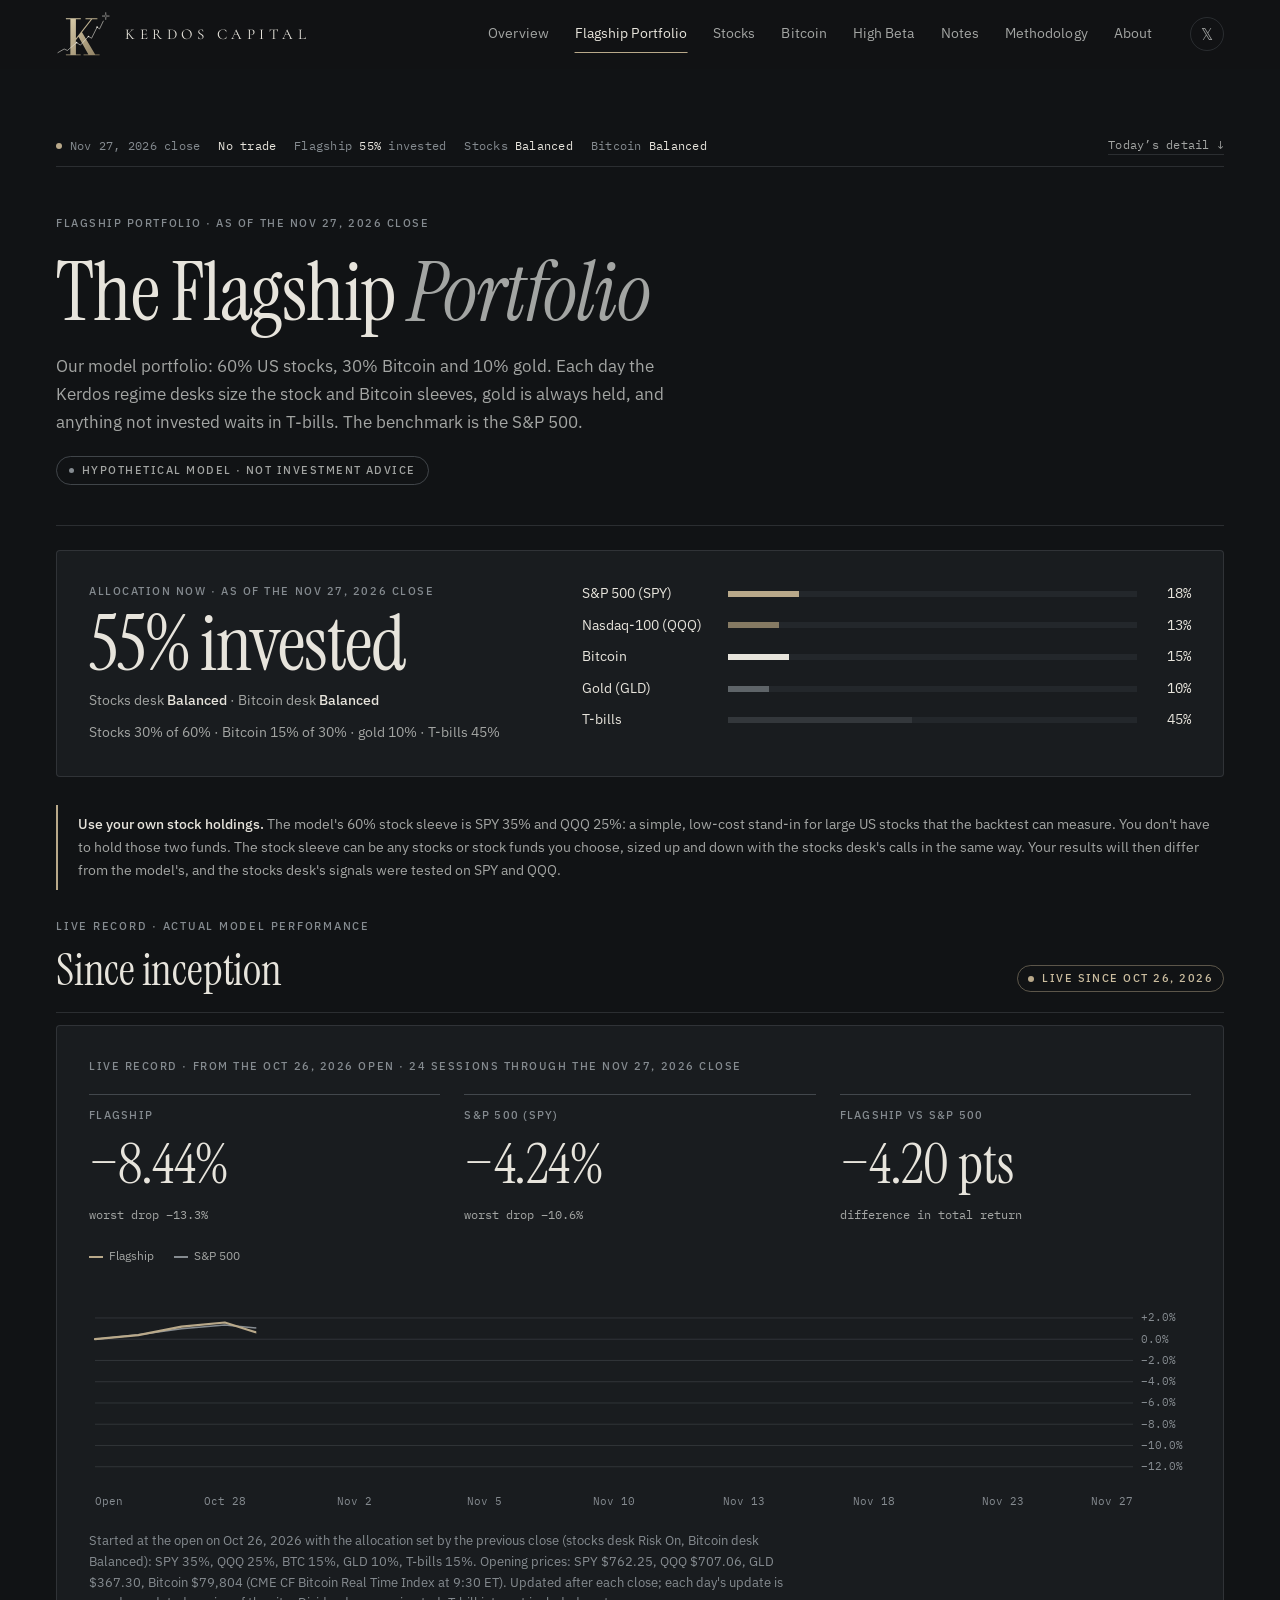
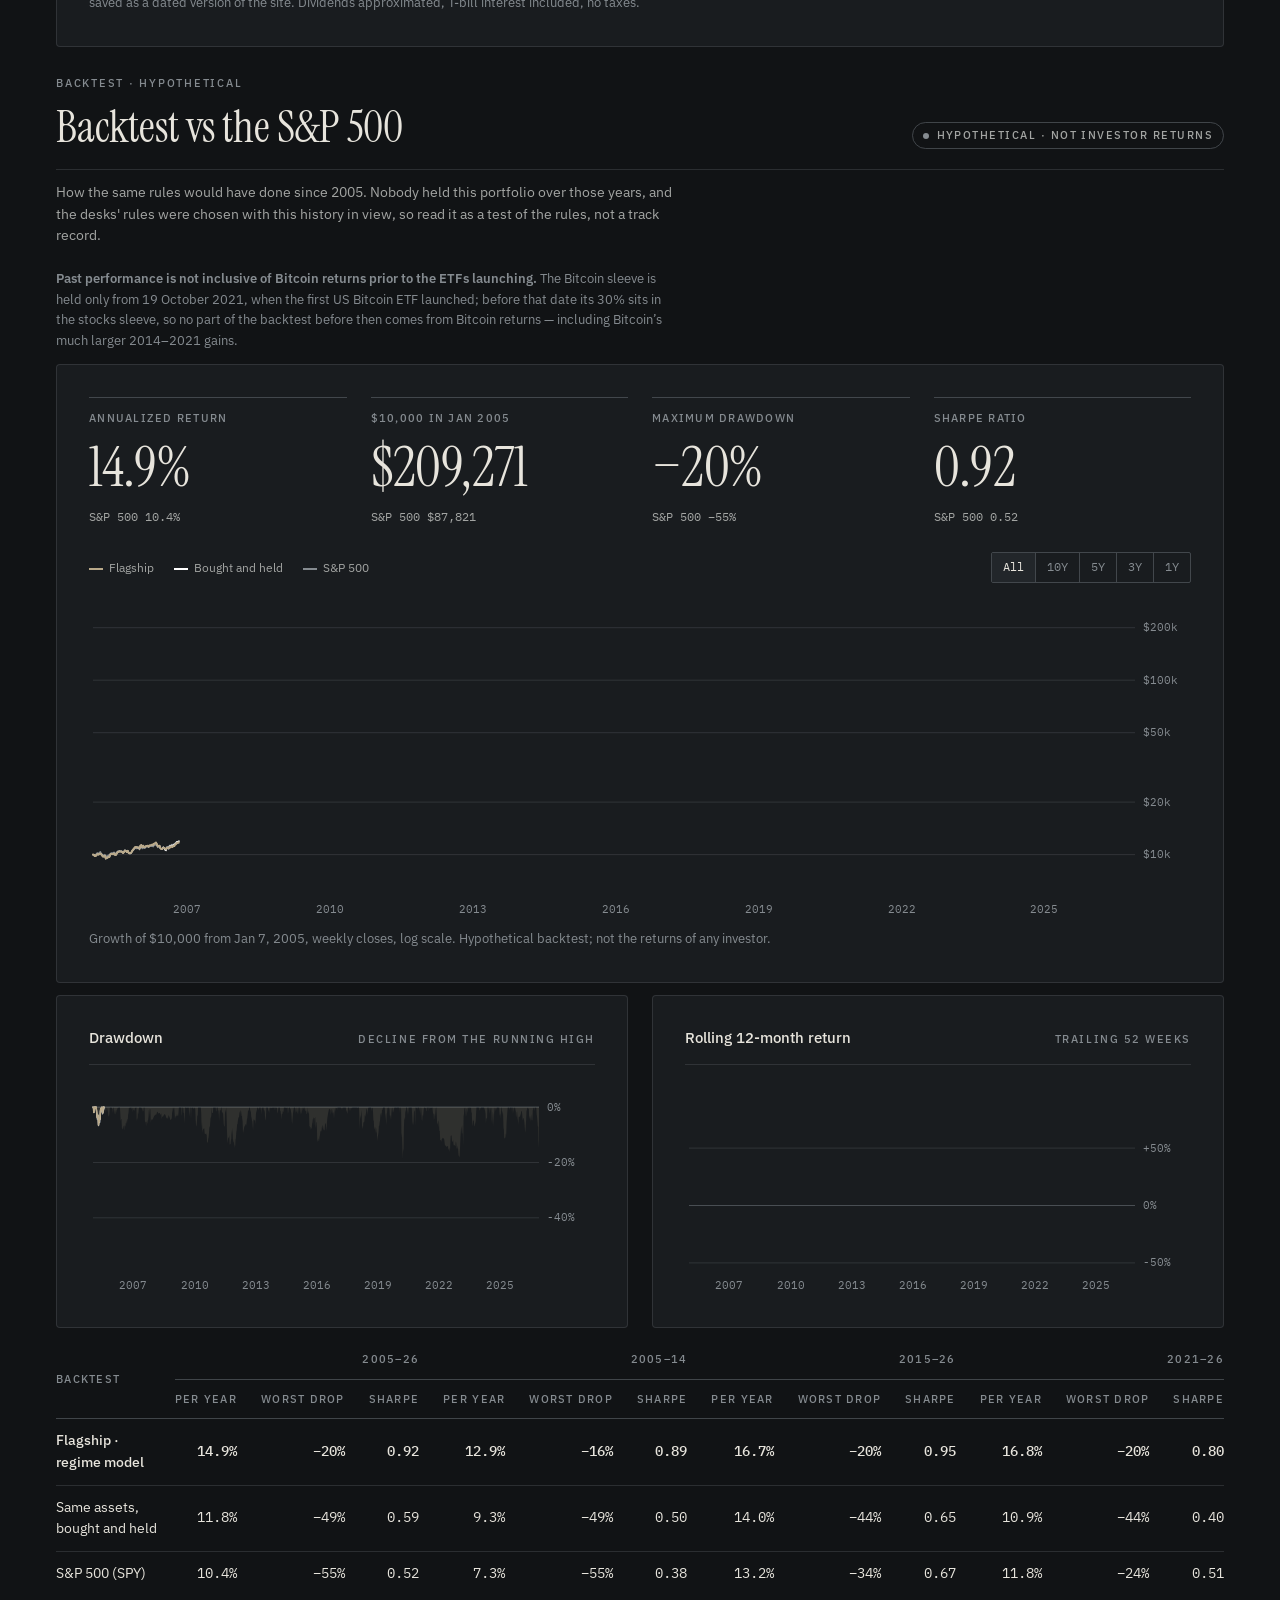
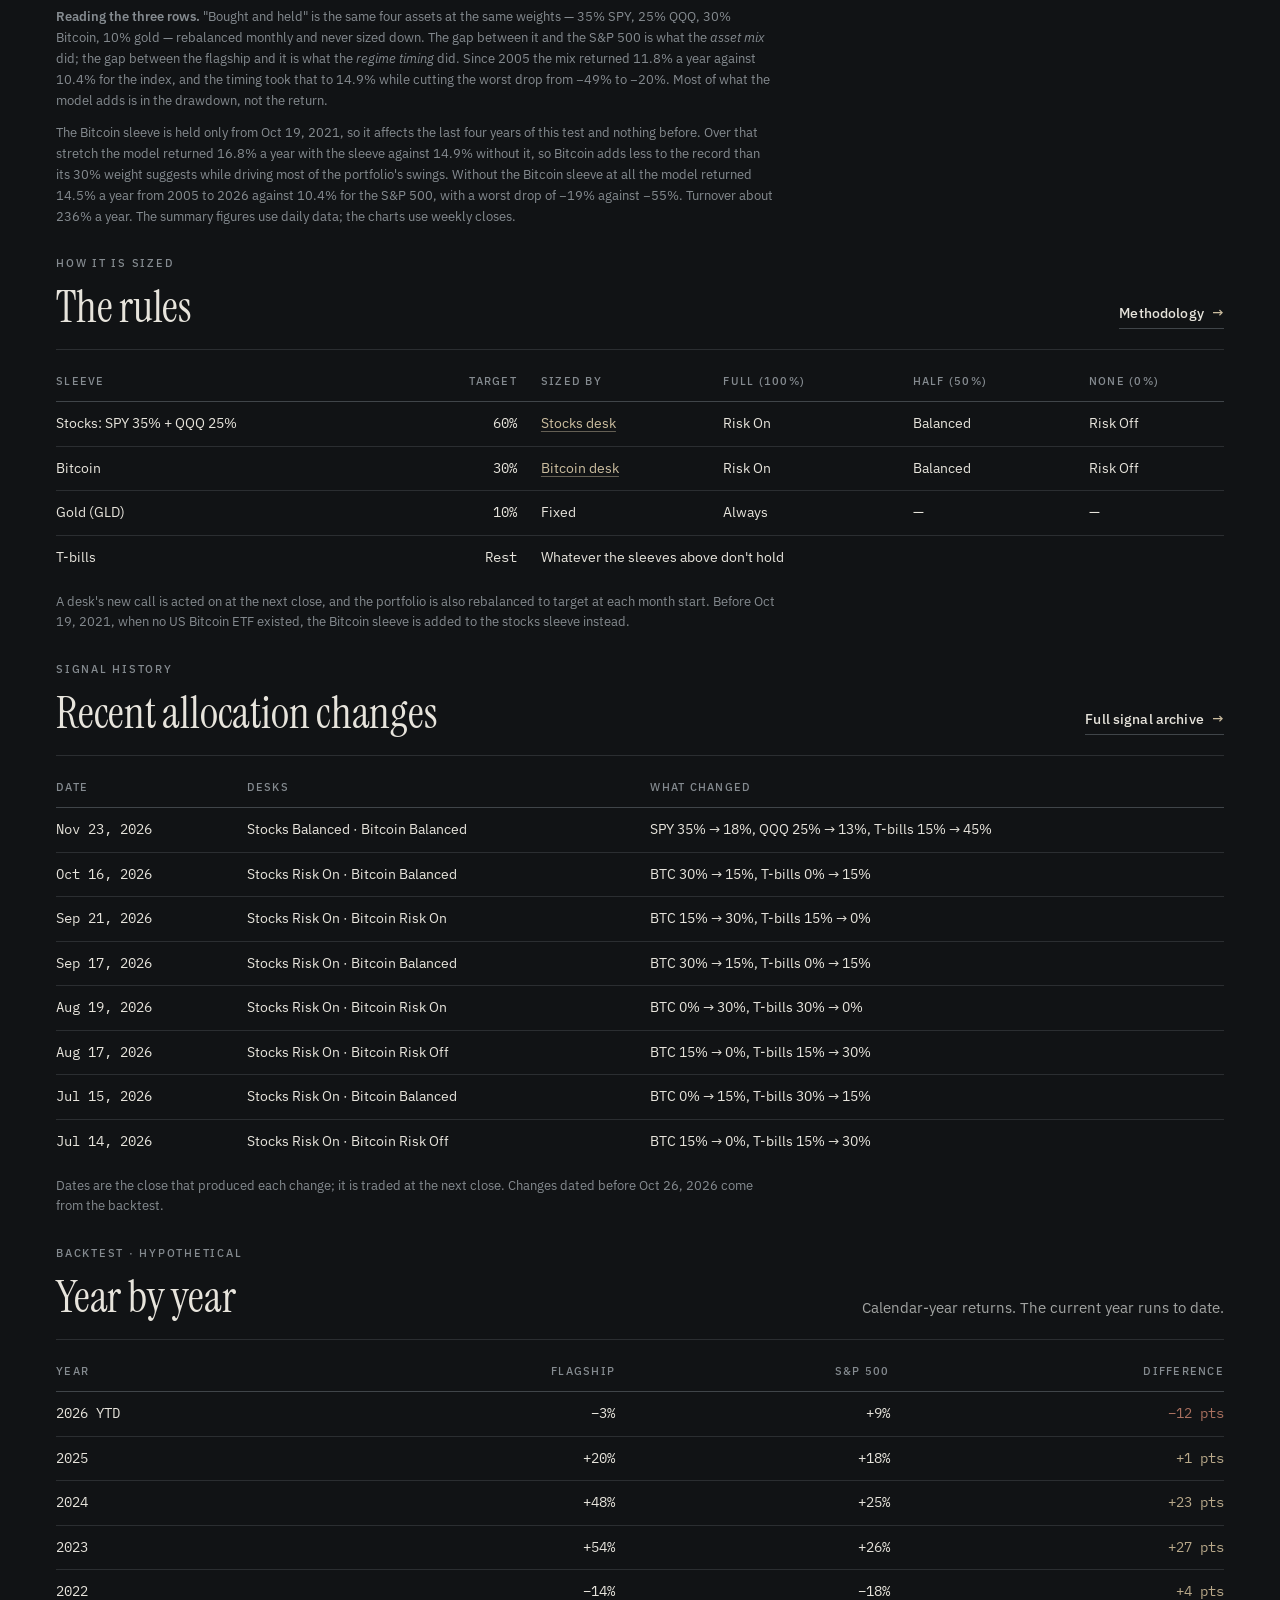
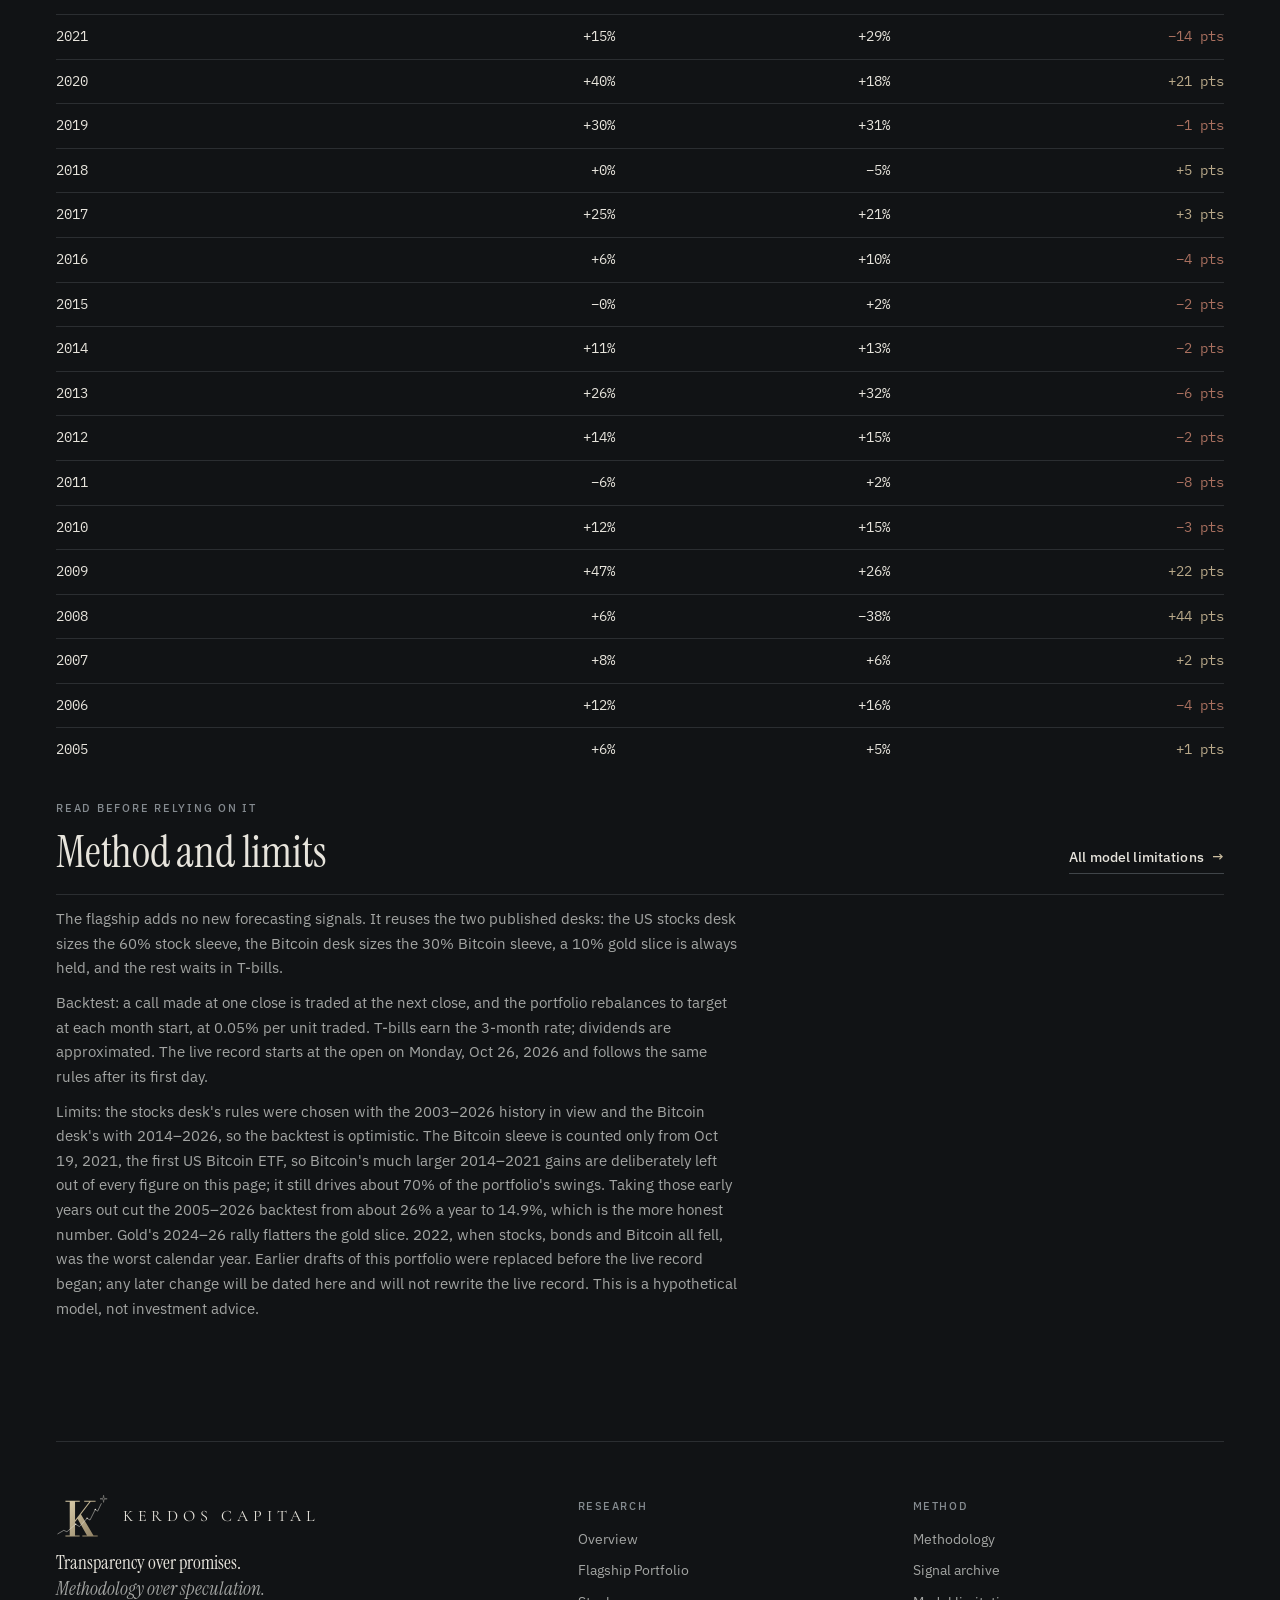
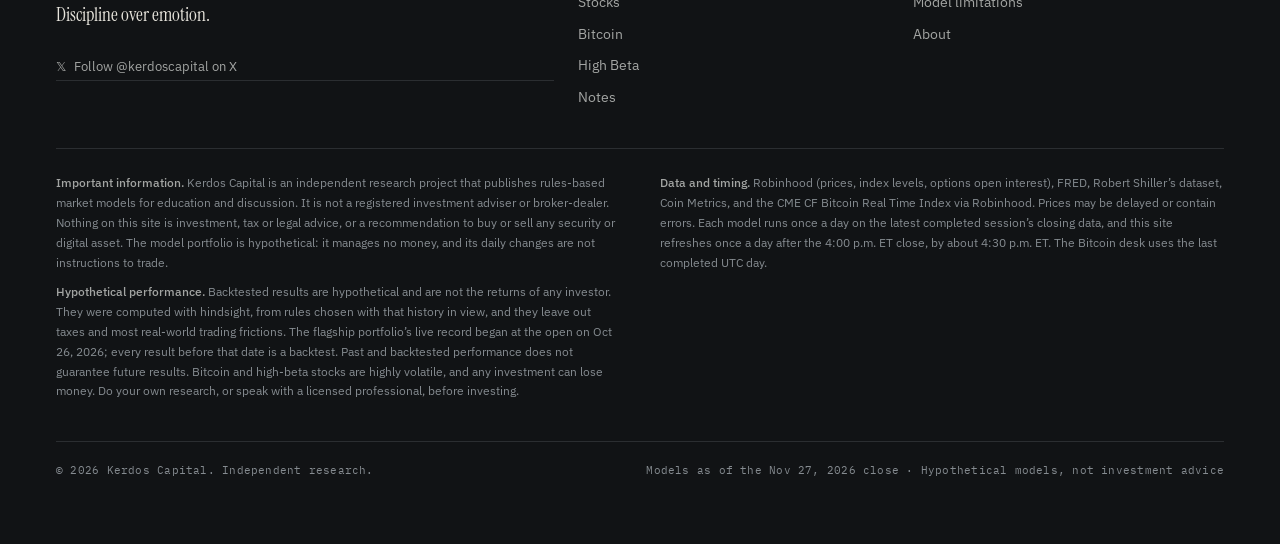
<file: portfolio.html>
<!doctype html>
<html lang="en">
<head>
<meta charset="utf-8">
<title>Flagship Portfolio · Kerdos Capital</title>
<meta http-equiv="refresh" content="0; url=flagship.html">
<link rel="canonical" href="https://kerdoscapital.xyz/flagship.html">
<meta name="robots" content="noindex">
</head>
<body style="background:#111315;color:#E7E4DC;font-family:Georgia,serif;padding:24px"><p>This page has moved to the <a style="color:#B9A98A" href="flagship.html">Kerdos Flagship Portfolio</a>.</p>
<script>location.replace("flagship.html")</script>
</body>
</html>
</file>
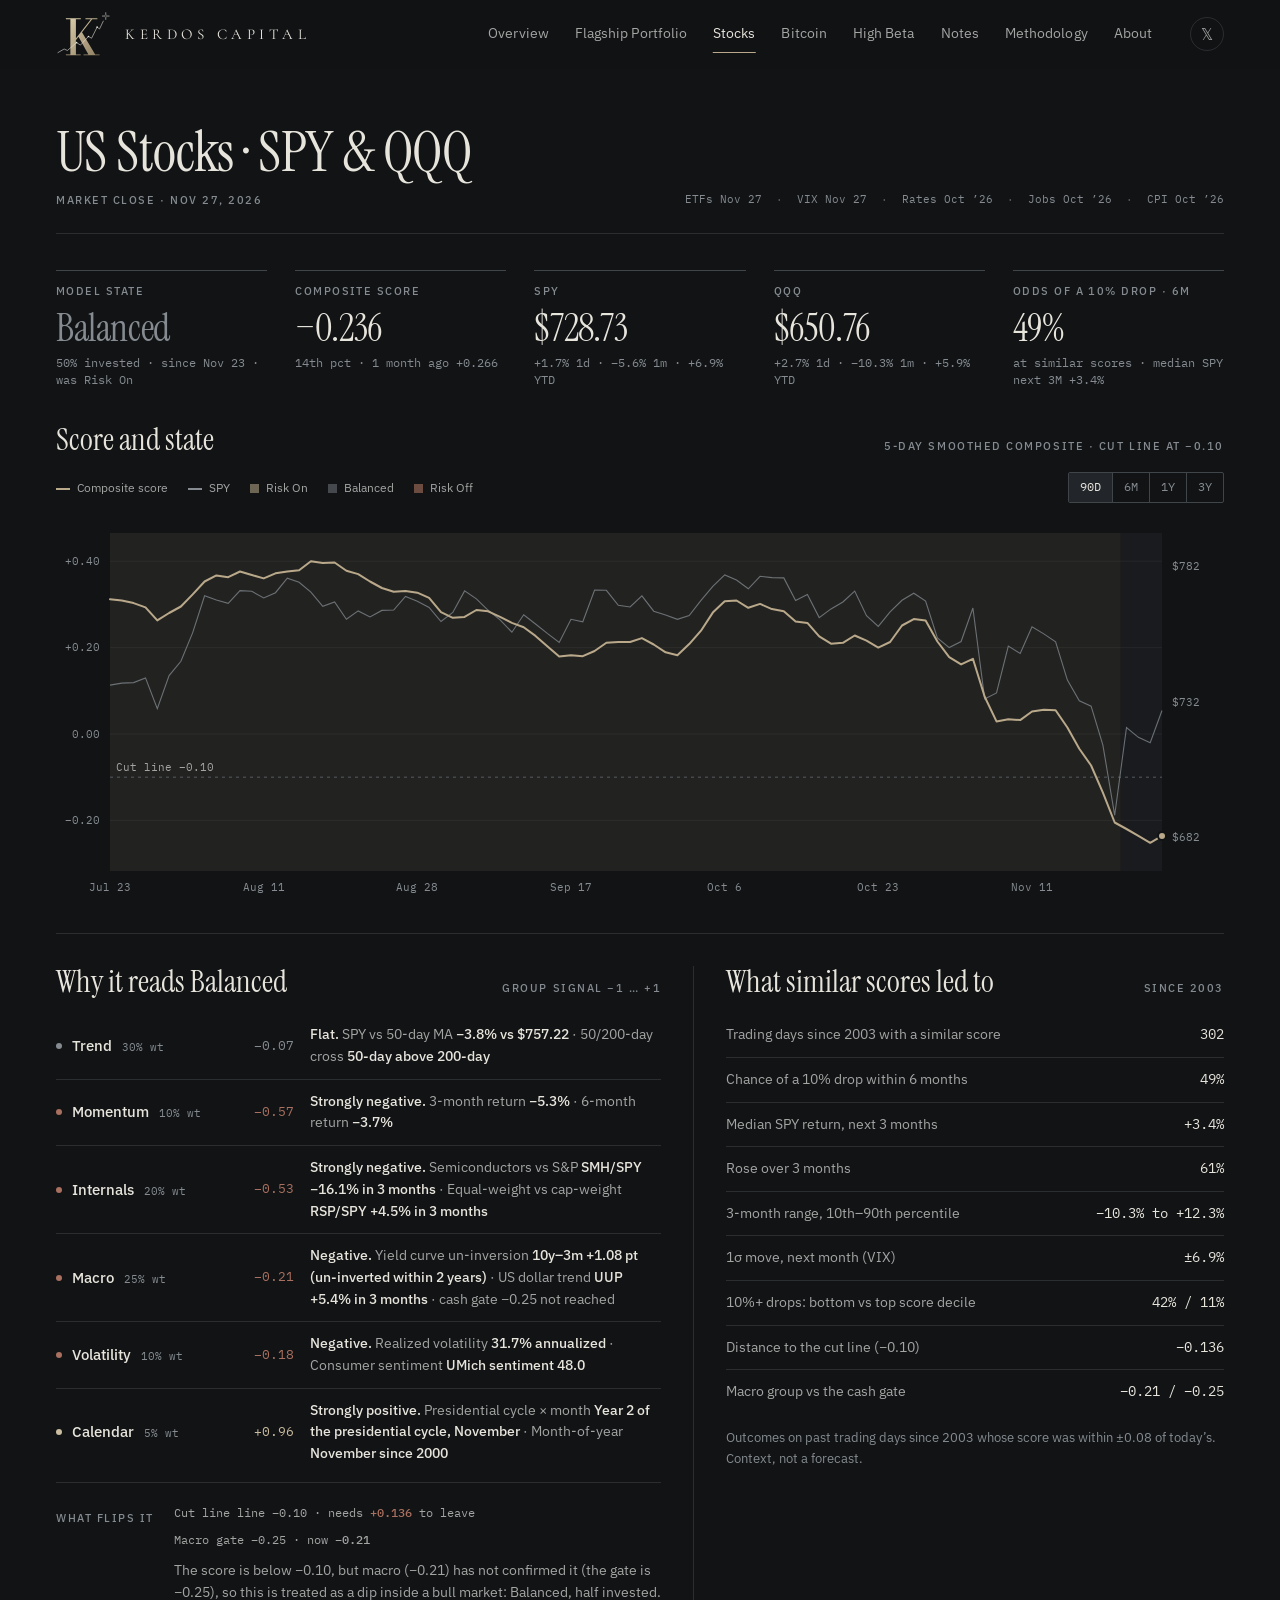
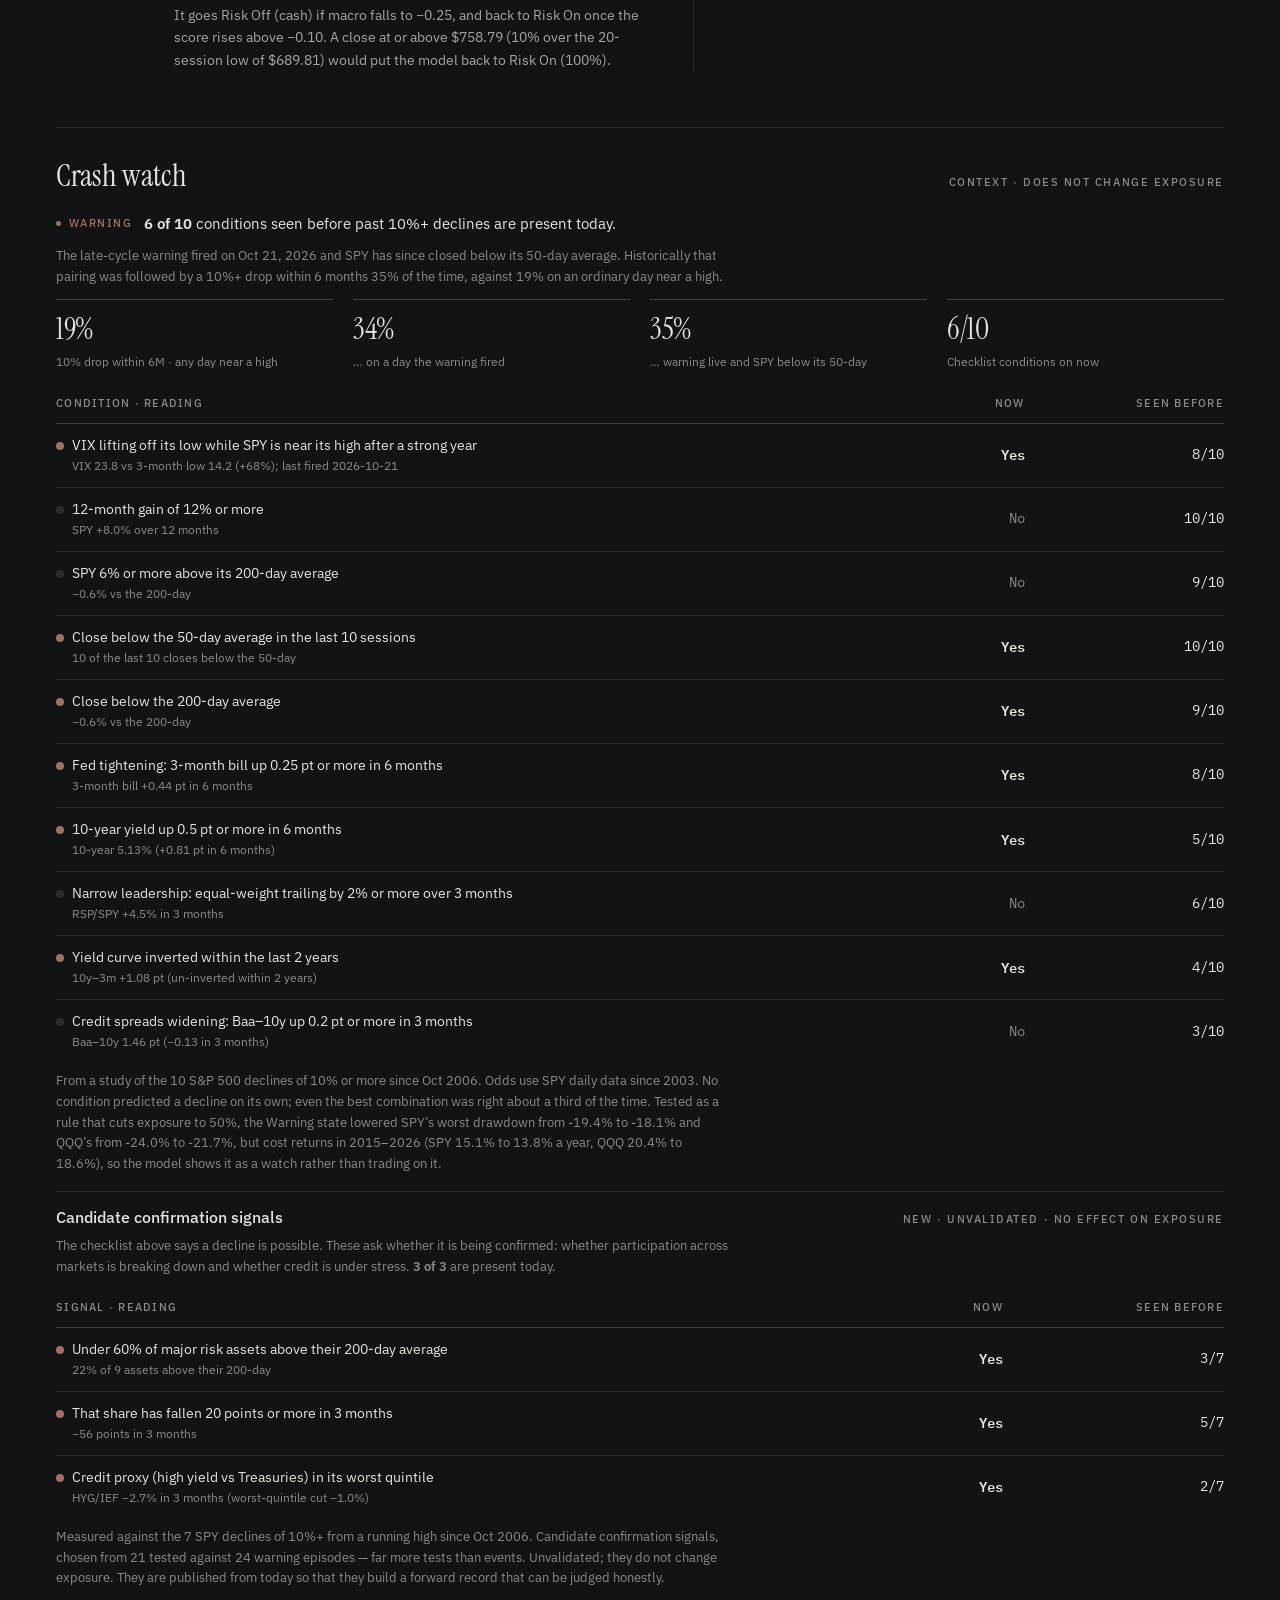
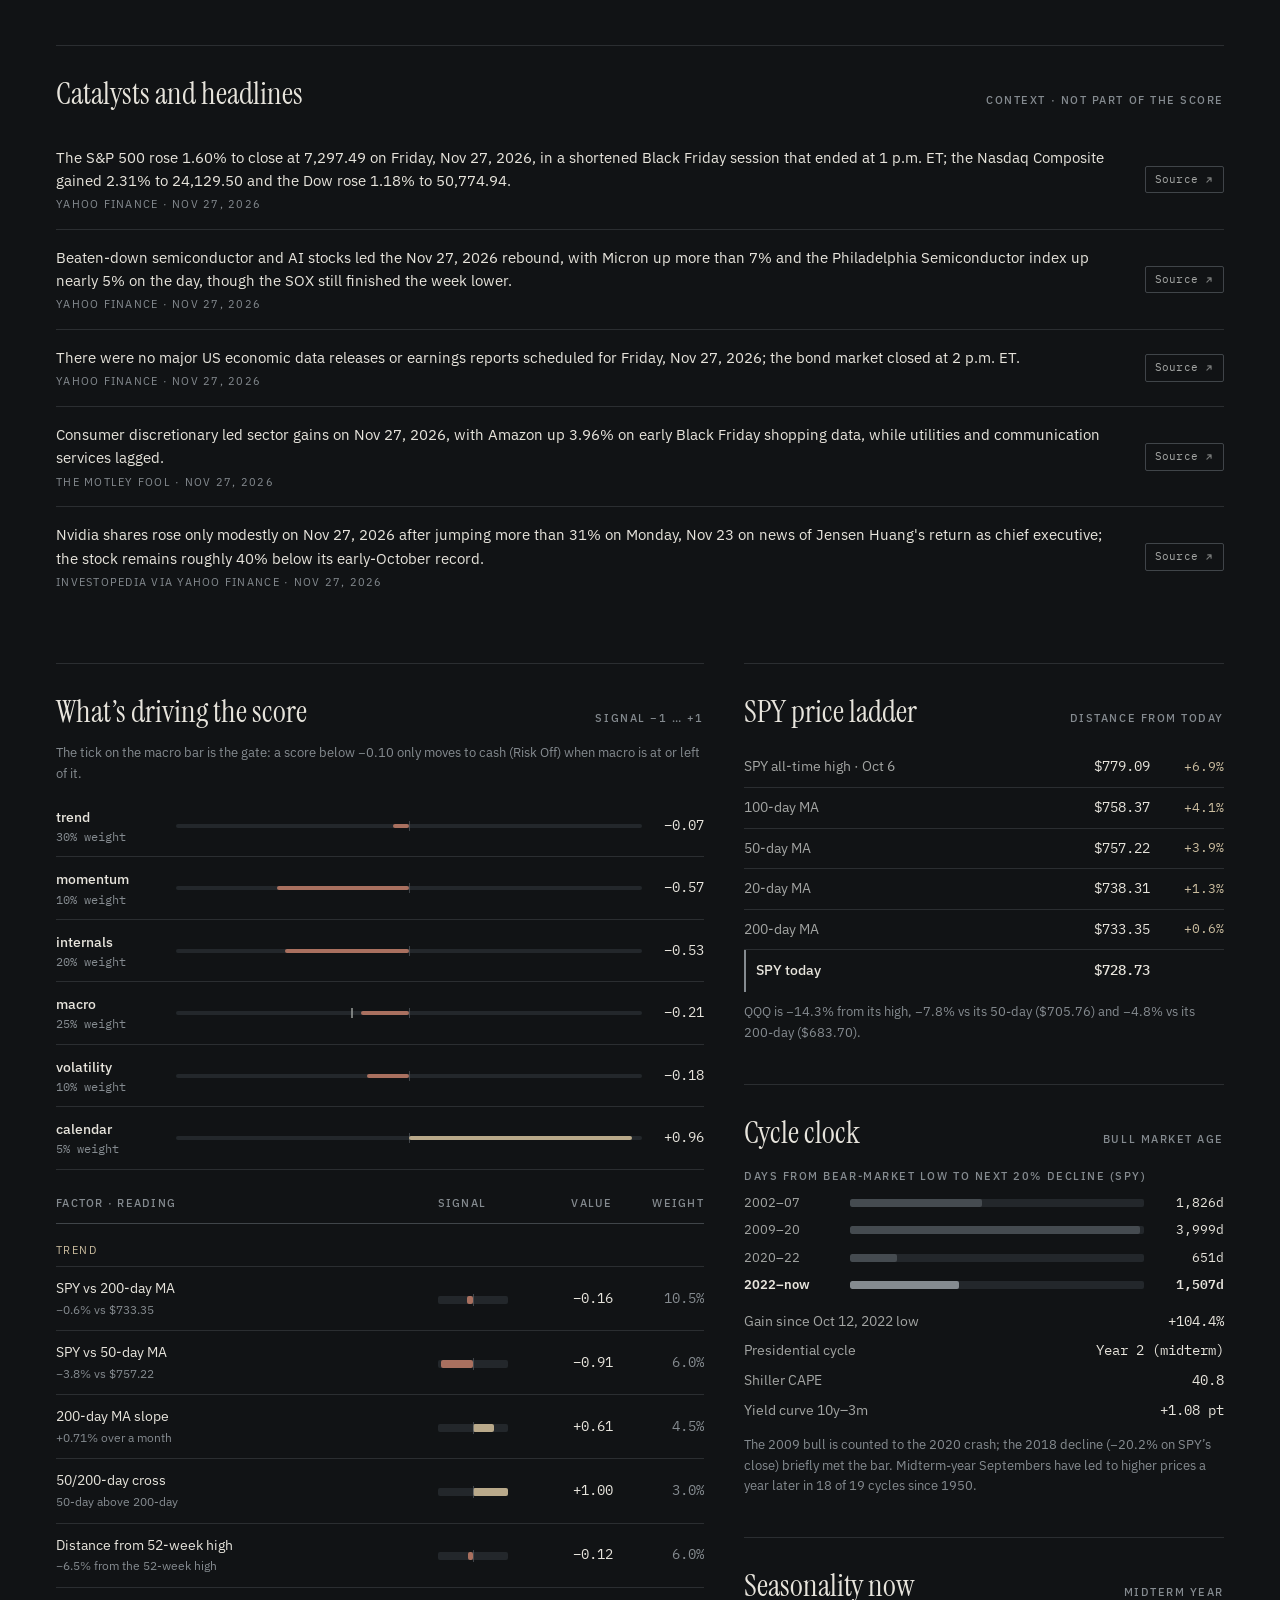
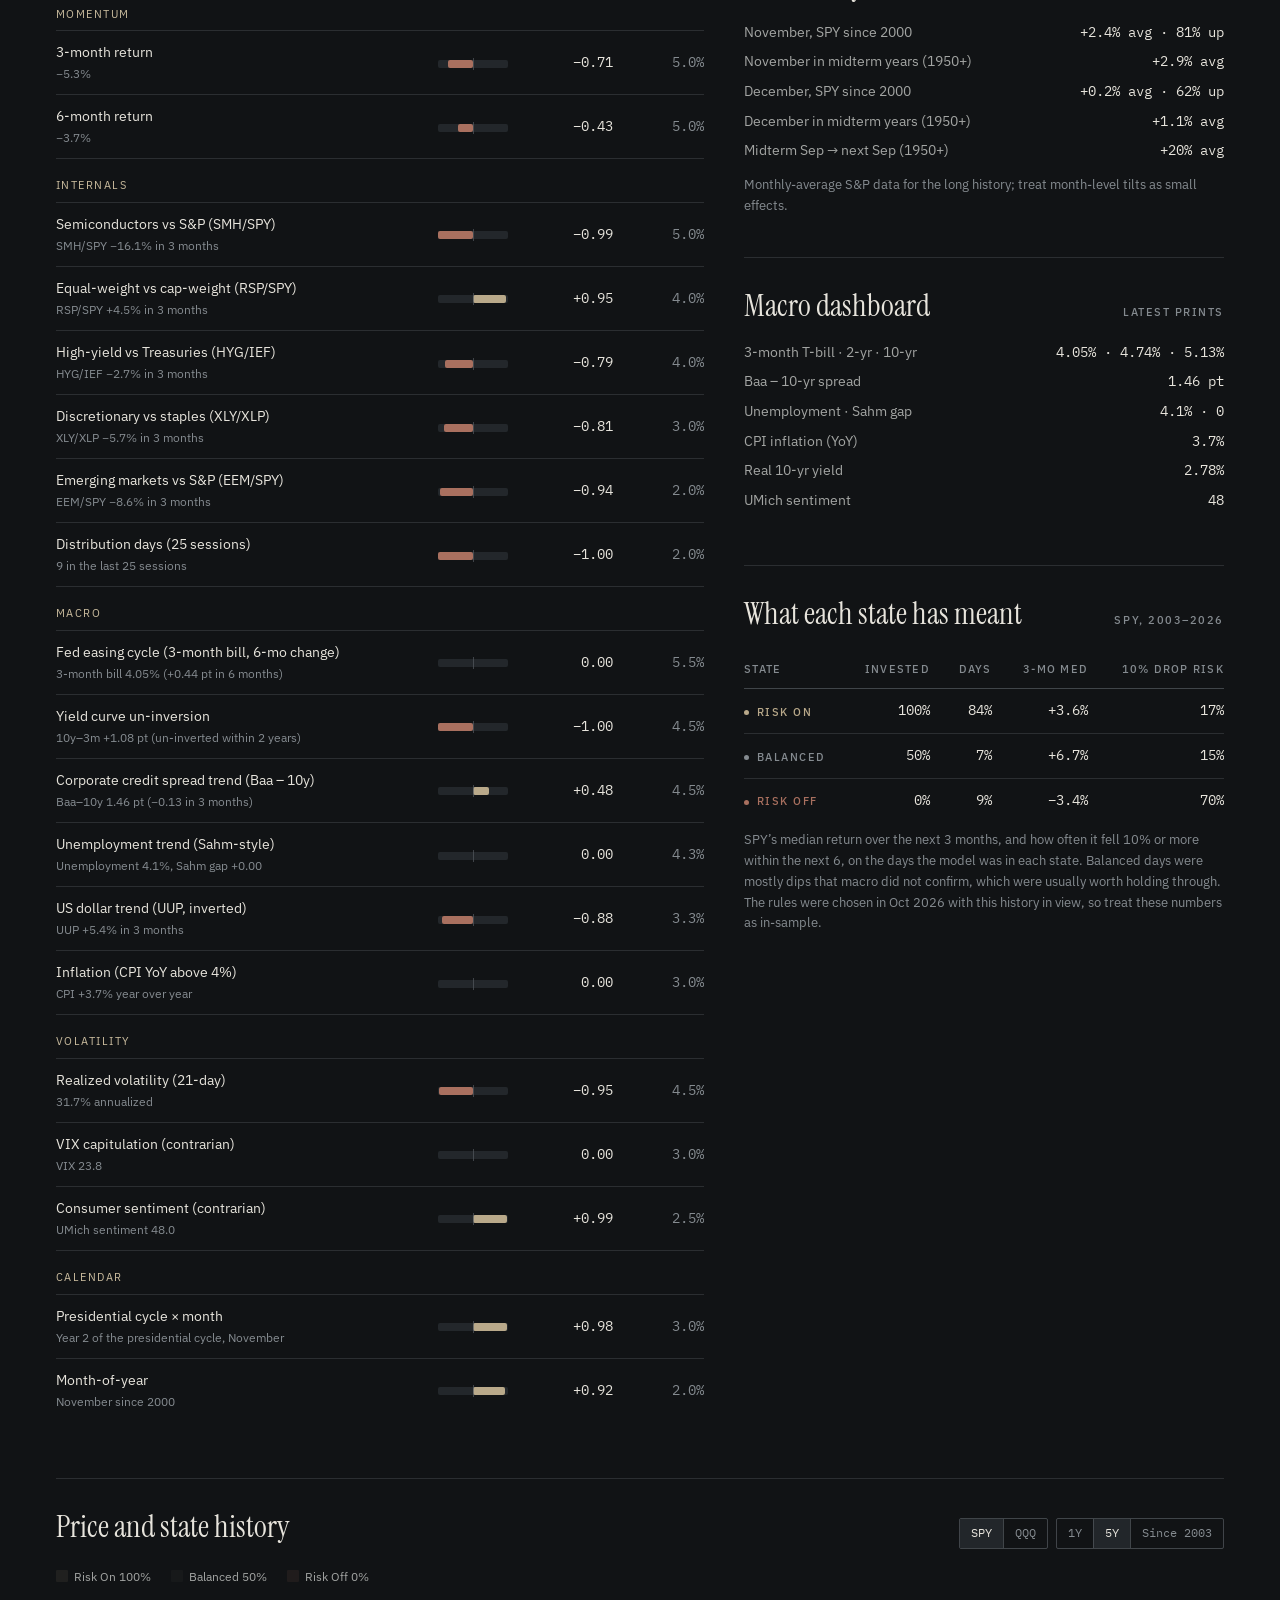
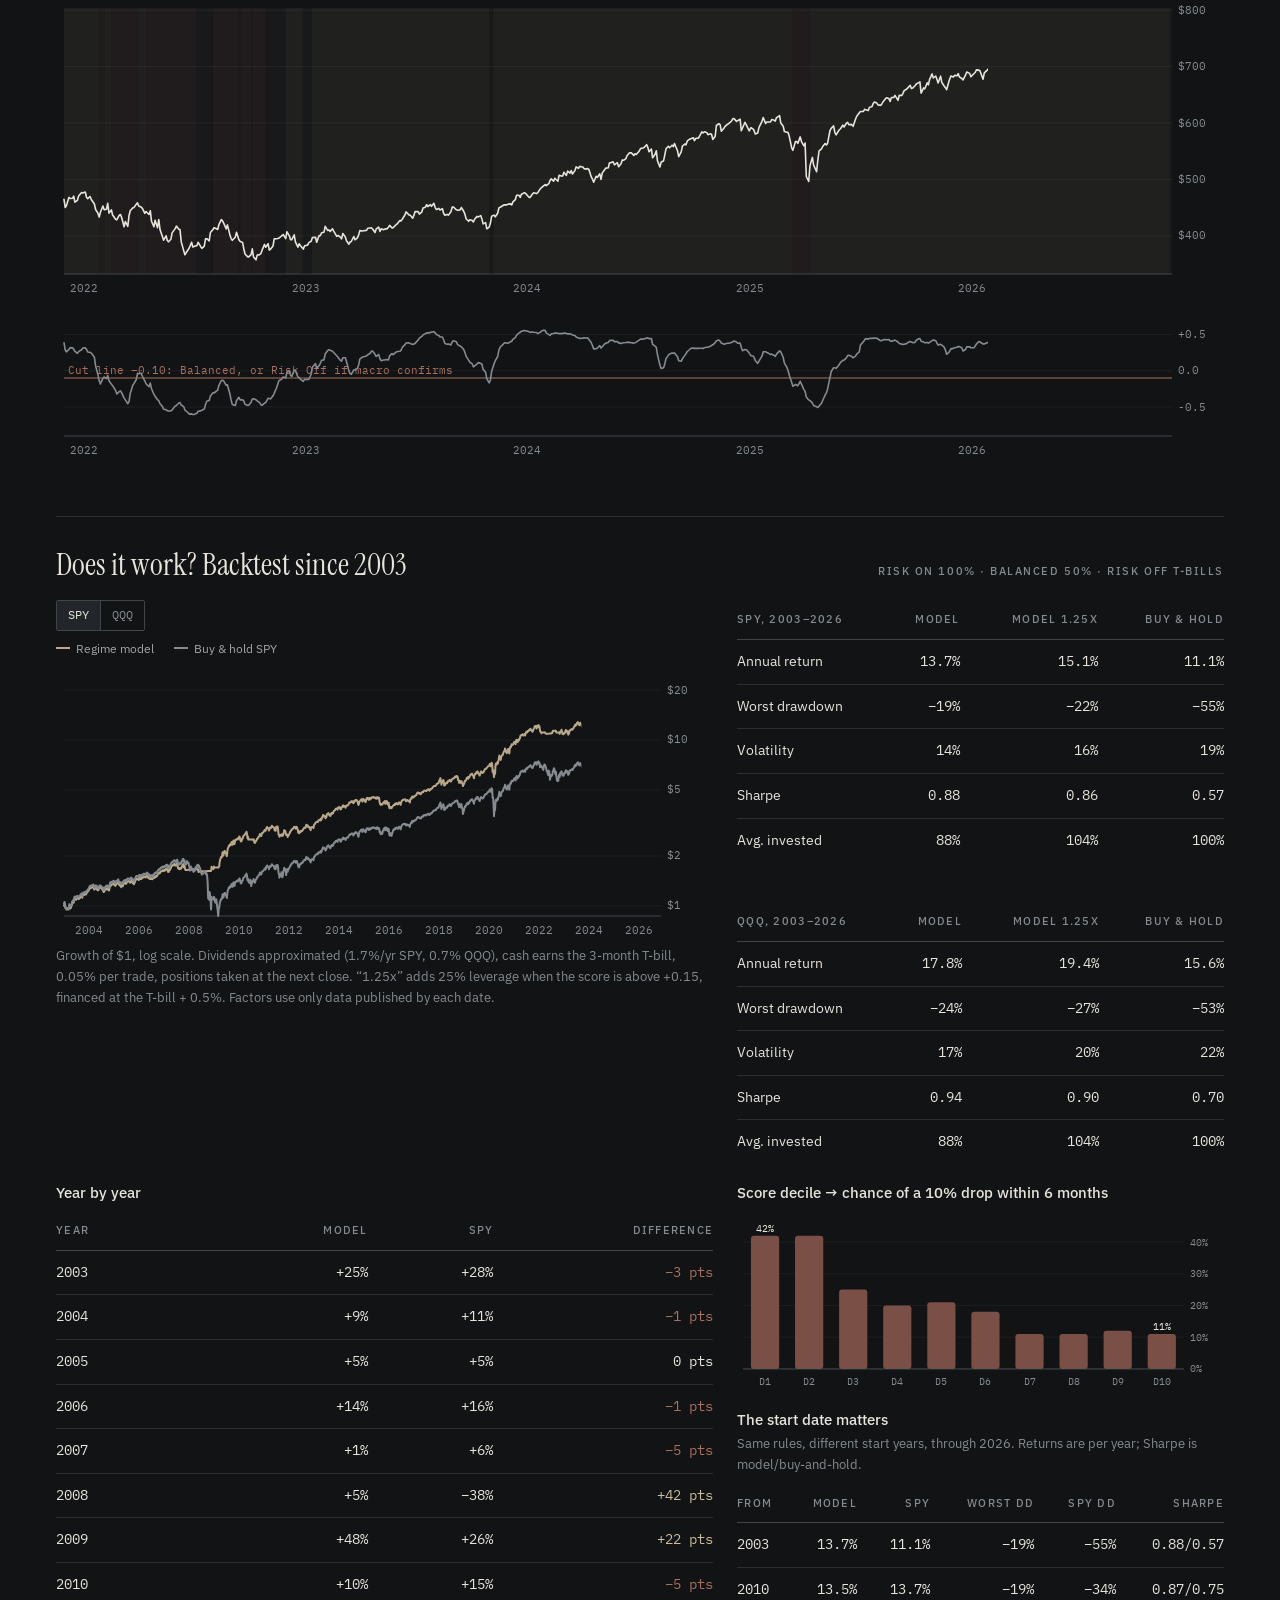
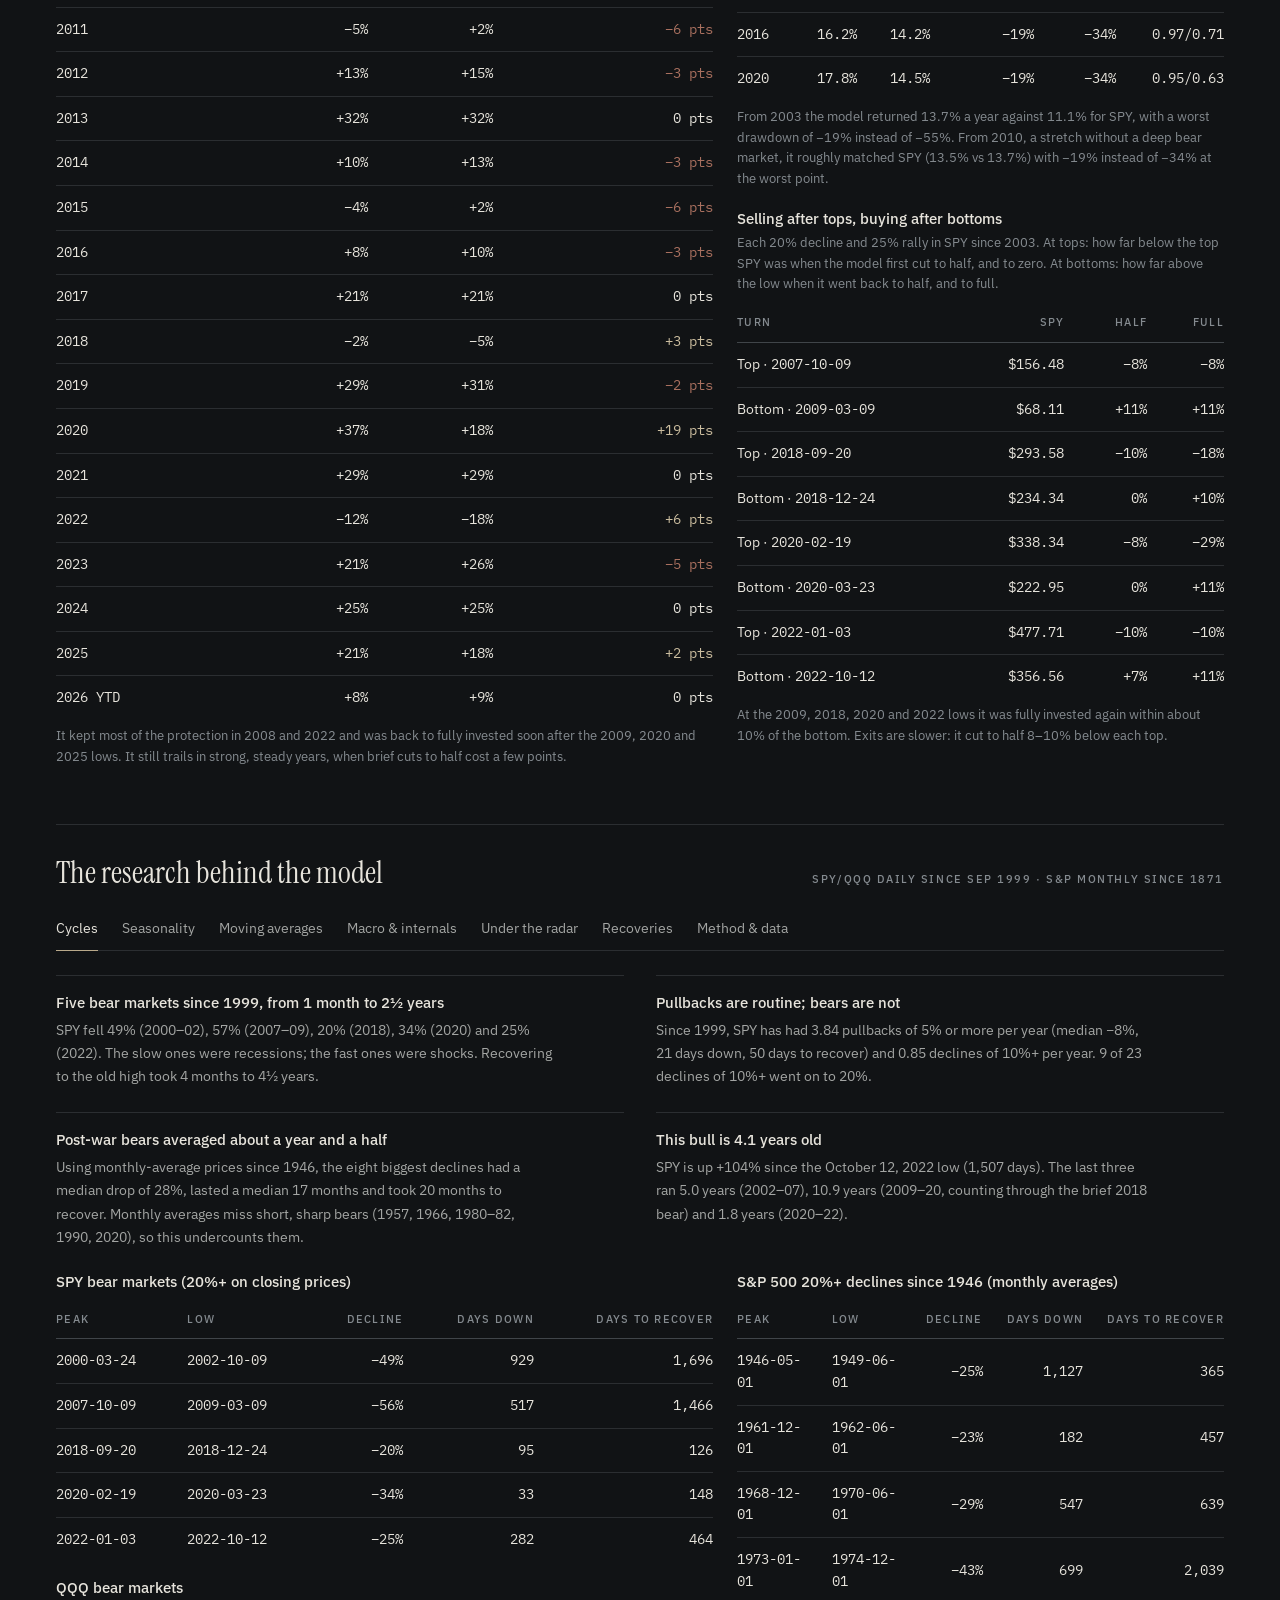
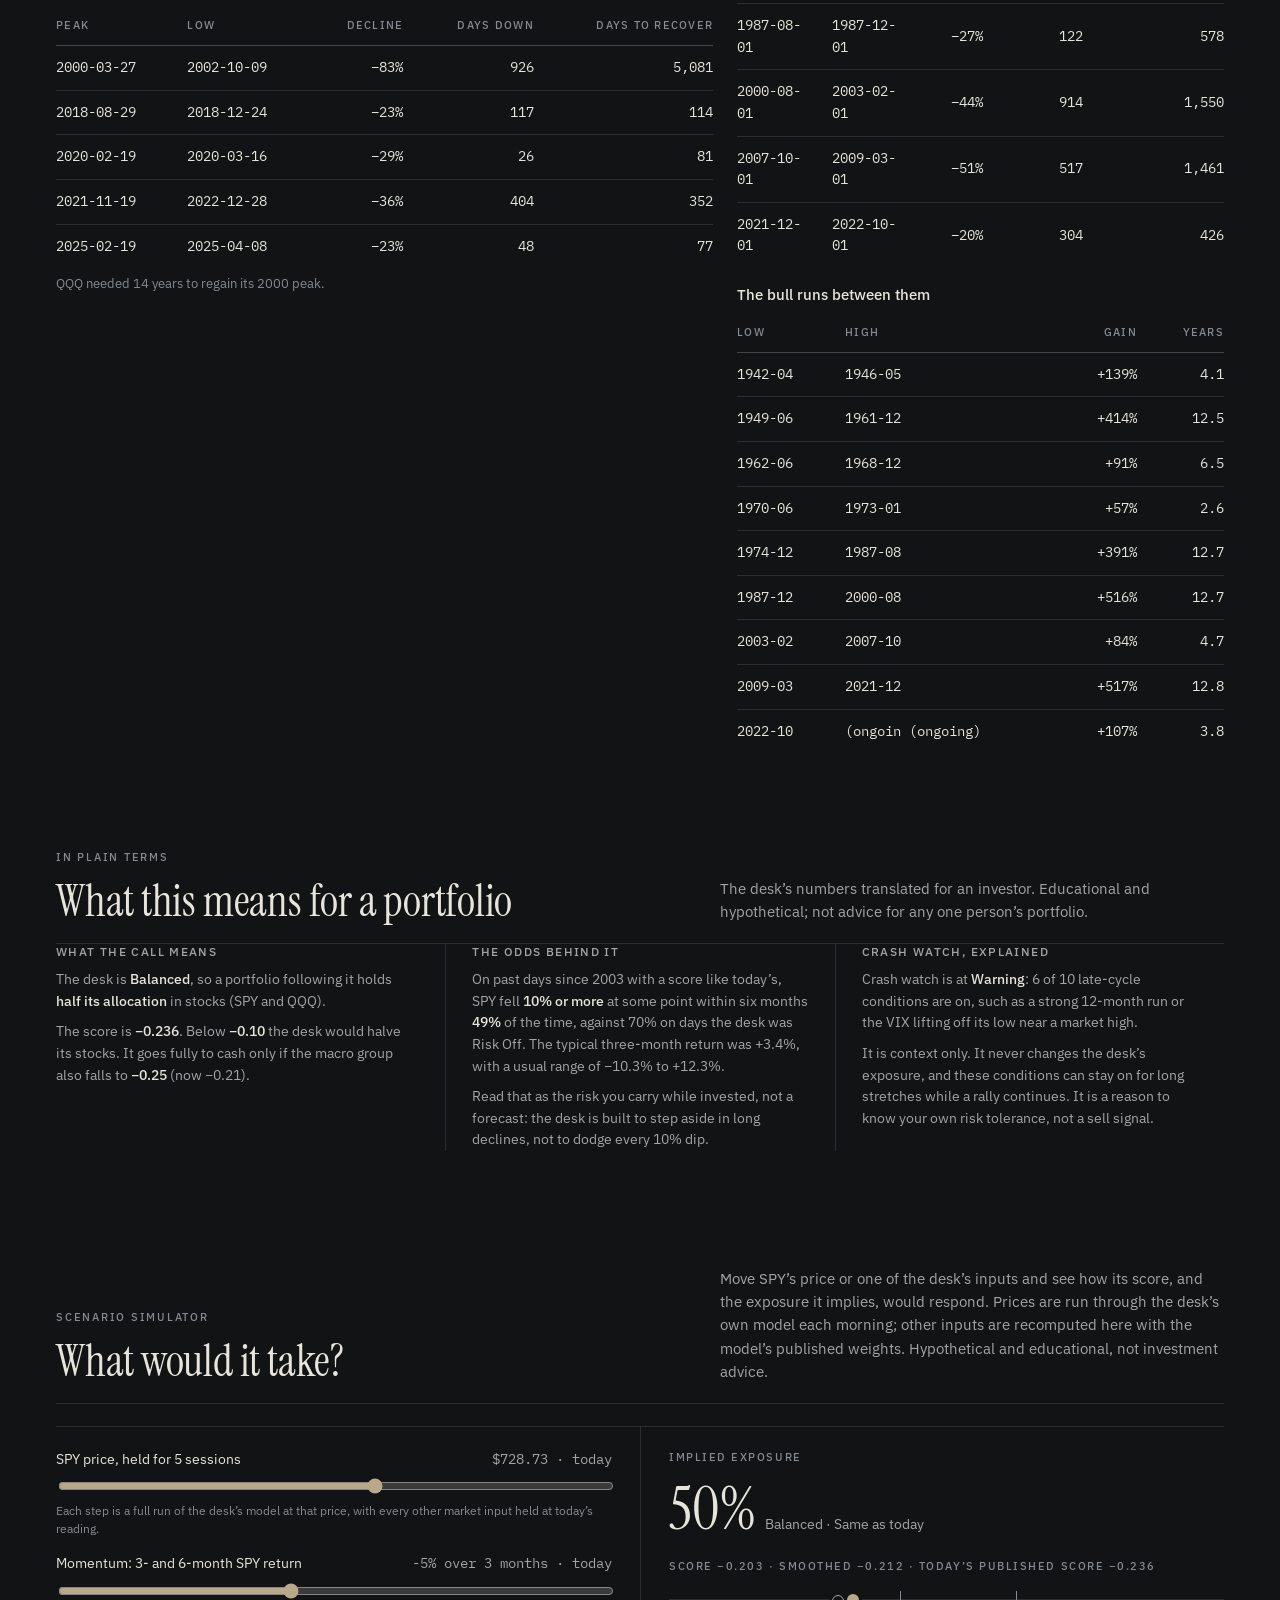
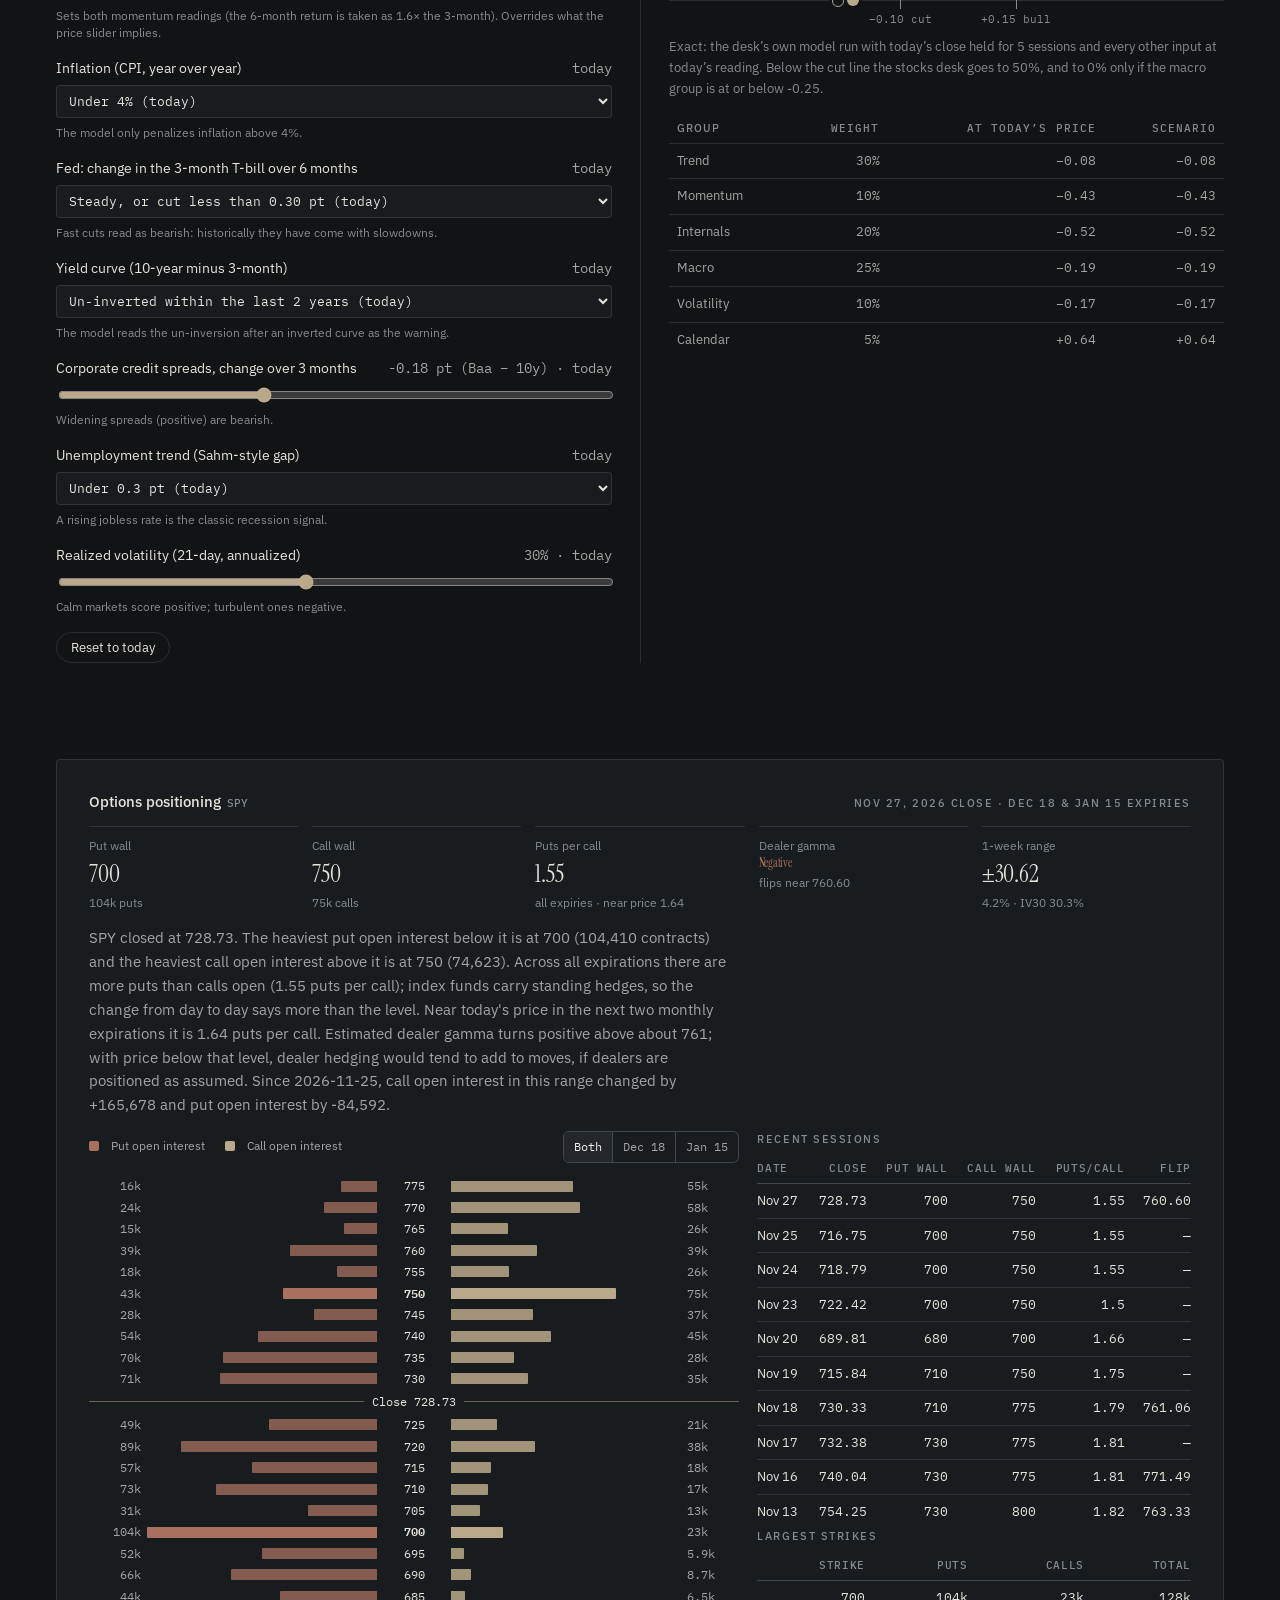
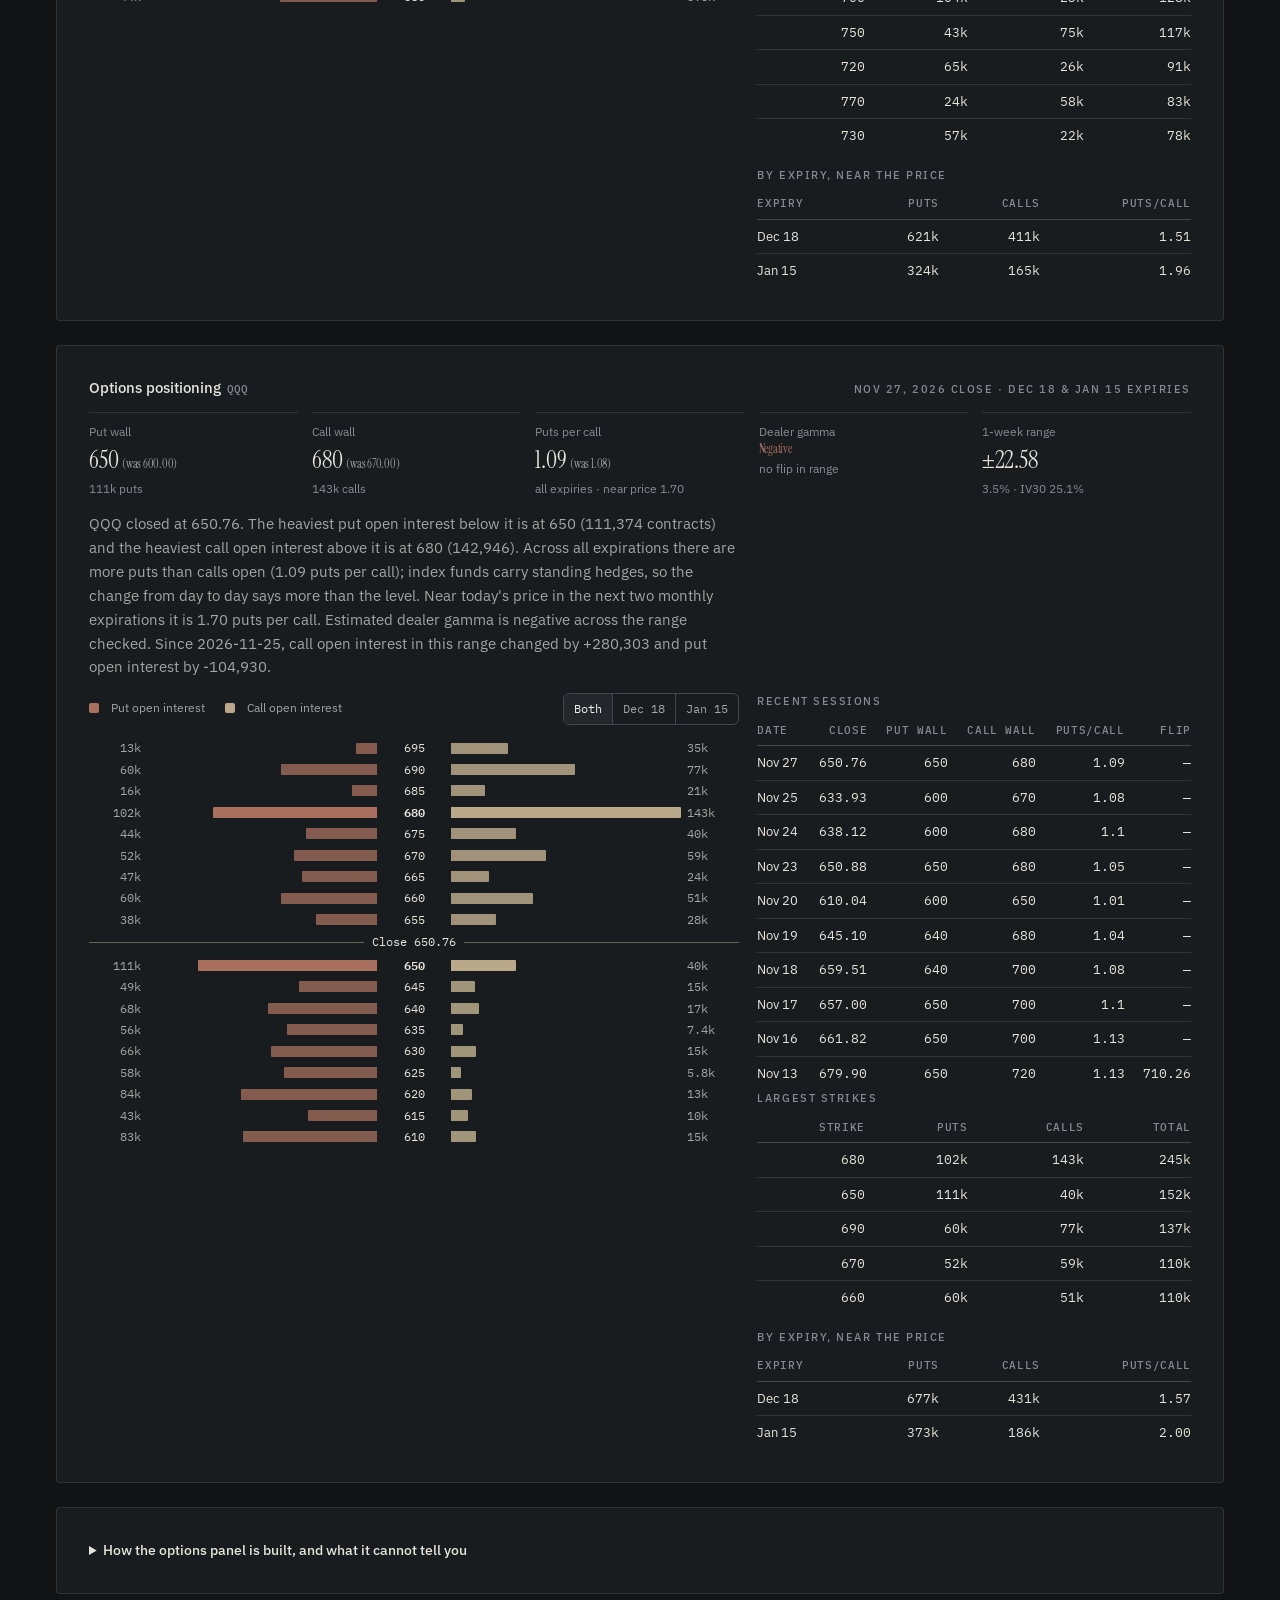
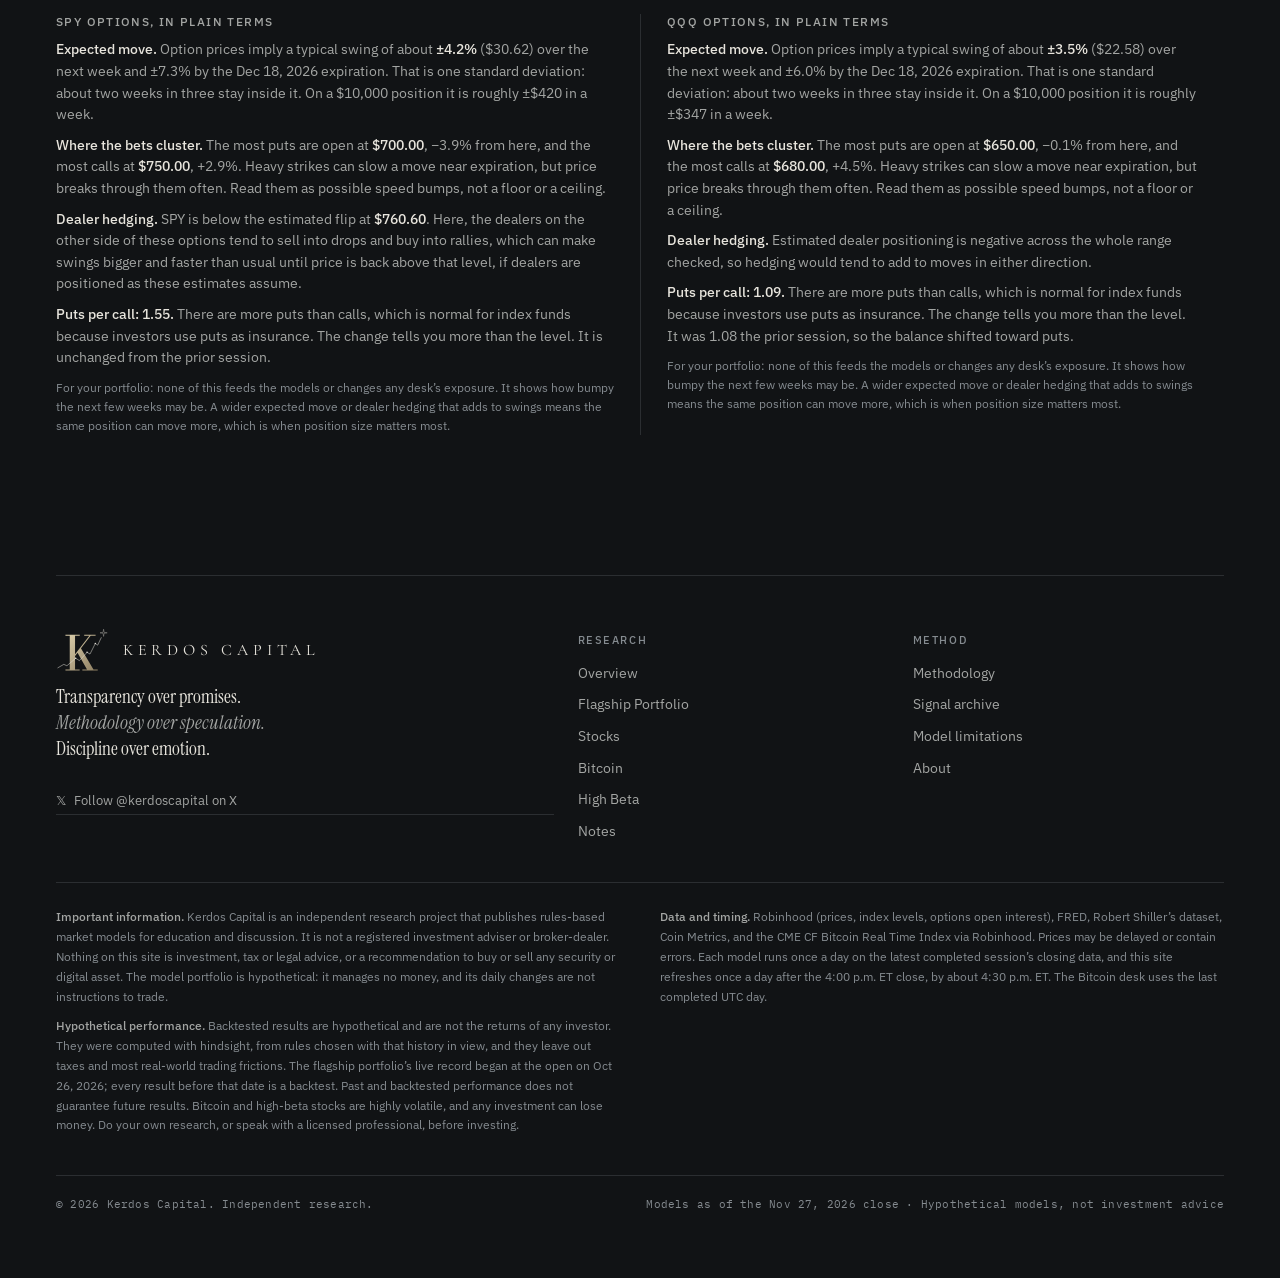
<file: stocks.html>
<!doctype html>
<html lang="en">
<head>
<meta charset="utf-8">
<meta name="viewport" content="width=device-width, initial-scale=1, viewport-fit=cover">
<style>:root{padding-top:env(safe-area-inset-top,0px);padding-bottom:env(safe-area-inset-bottom,0px)}html,body{margin:0}img{max-width:100%}[hidden]{display:none!important}</style>
<style id="pub-css">
.foot.pub{display:grid;justify-content:stretch;gap:18px;border-top:1px solid var(--line);padding-top:20px;font-size:.8rem;color:var(--muted)}
.foot.pub .ft{display:flex;flex-wrap:wrap;align-items:center;justify-content:space-between;gap:10px 24px}
.foot.pub .ft .wordmark{font-size:.72rem;letter-spacing:.32em;text-decoration:none}
.foot.pub .fl{display:flex;flex-wrap:wrap;gap:4px 16px}
.foot.pub .fl a{color:var(--ink2);text-decoration:none}
.foot.pub .fl a:hover{color:var(--white)}
.foot.pub .fl a:focus-visible{outline:2px solid var(--accent);outline-offset:2px}
.foot.pub .disc{display:grid;gap:8px;max-width:88ch;line-height:1.55}
.foot.pub .disc b{color:var(--ink2);font-weight:600}
.foot.pub .disc p{margin:0}
.hyp{display:inline-flex;align-items:center;gap:6px;font-family:var(--f-mono);font-size:.68rem;letter-spacing:.08em;text-transform:uppercase;color:var(--ink2);border:1px solid var(--line2);border-radius:999px;padding:3px 9px;white-space:nowrap}
</style>
<style id="ox-css">
.wrap,.sec{grid-template-columns:minmax(0,1fr)}
.ox{display:grid;gap:18px}
.ox .oxp{background:var(--surface);border:1px solid var(--line);border-radius:var(--r,6px);padding:18px;min-width:0;display:grid;gap:14px}
.ox .oxh{display:flex;flex-wrap:wrap;justify-content:space-between;align-items:baseline;gap:8px 16px}
.ox .oxh h2{font-size:1.25rem;font-weight:700;font-stretch:112%;letter-spacing:-.01em;margin:0}
.ox .oxh h2 small{font-size:.8rem;font-weight:500;color:var(--muted);font-stretch:100%;letter-spacing:0;margin-left:6px}
.ox .lab{font-family:var(--f-mono);font-size:.72rem;letter-spacing:.08em;text-transform:uppercase;color:var(--muted)}
.ox .stats{display:grid;grid-template-columns:repeat(5,minmax(0,1fr));gap:10px 14px}
@media (max-width:860px){.ox .stats{grid-template-columns:repeat(3,minmax(0,1fr))}}
@media (max-width:520px){.ox .stats{grid-template-columns:repeat(2,minmax(0,1fr))}}
.ox .st{border-top:1px solid var(--line);padding-top:8px;min-width:0}
.ox .st b{display:block;font-family:var(--f-mono);font-weight:600;font-size:1.05rem;font-variant-numeric:tabular-nums}
.ox .st span{display:block;font-size:.75rem;color:var(--muted)}
.ox .st i{font-style:normal;font-size:.72rem;color:var(--ink2)}
.ox .read{max-width:72ch;font-size:.95rem;color:var(--ink);margin:0}
.ox .seg{display:inline-flex;border:1px solid var(--line2);border-radius:6px;overflow:hidden}
.ox .seg button{font:inherit;font-size:.78rem;font-family:var(--f-mono);background:transparent;color:var(--ink2);border:0;padding:5px 10px;cursor:pointer}
.ox .seg button[aria-pressed="true"]{background:var(--sunk);color:var(--white)}
.ox .seg button:focus-visible{outline:2px solid var(--accent);outline-offset:-2px}
.ox .lad{display:grid;gap:2px;font-family:var(--f-mono);font-size:.76rem;font-variant-numeric:tabular-nums}
.ox .row{display:grid;grid-template-columns:52px minmax(0,1fr) 62px minmax(0,1fr) 52px;align-items:center;gap:6px;min-height:17px}
.ox.btc .row{grid-template-columns:48px minmax(0,1fr) 98px minmax(0,1fr) 48px}
.ox .row .pv{text-align:right;color:var(--ink2)} .ox .row .cv{color:var(--ink2)}
.ox .row .pb,.ox .row .cb{height:11px;position:relative}
.ox .row .pb span{position:absolute;right:0;top:0;bottom:0;background:var(--bear);border-radius:2px 0 0 2px;opacity:.85}
.ox .row .cb span{position:absolute;left:0;top:0;bottom:0;background:var(--bull);border-radius:0 2px 2px 0;opacity:.85}
.ox .row .k{text-align:center;color:var(--ink);white-space:nowrap}
.ox .row .k small{color:var(--muted);font-size:.68rem}
.ox .row.wall .k{color:var(--white);font-weight:600}
.ox .row.wall .pb span,.ox .row.wall .cb span{opacity:1}
.ox .spot{display:grid;grid-template-columns:minmax(0,1fr) auto minmax(0,1fr);align-items:center;gap:8px;color:var(--white);font-size:.72rem;margin:2px 0}
.ox .spot::before,.ox .spot::after{content:"";height:1px;background:var(--line2)}
.ox .legend{display:flex;flex-wrap:wrap;gap:6px 16px;font-size:.78rem;color:var(--ink2);align-items:center}
.ox .legend i{display:inline-block;width:10px;height:10px;border-radius:2px;margin-right:6px;vertical-align:-1px}
.ox details{font-size:.85rem;color:var(--ink2)} .ox details p{margin:.5em 0 0;max-width:80ch}
.ox summary{cursor:pointer;color:var(--ink2)} .ox summary:focus-visible{outline:2px solid var(--accent);outline-offset:2px}
.ox .twocol{display:grid;grid-template-columns:minmax(0,1.5fr) minmax(0,1fr);gap:18px;align-items:start}
@media (max-width:900px){.ox .twocol{grid-template-columns:minmax(0,1fr)}}
.ox table{border-collapse:collapse;width:100%;font-size:.84rem}
.ox th{font-family:var(--f-mono);font-weight:500;font-size:.68rem;letter-spacing:.06em;text-transform:uppercase;color:var(--muted);text-align:left;padding:6px 8px;border-bottom:1px solid var(--line2);white-space:nowrap}
.ox td{padding:6px 8px;border-bottom:1px solid var(--line);white-space:nowrap}
.ox td.n,.ox th.n{text-align:right;font-family:var(--f-mono);font-variant-numeric:tabular-nums}
.ox .tw{overflow-x:auto;-webkit-overflow-scrolling:touch}
.ox .pos{color:var(--bull)} .ox .neg{color:var(--bear)}
.ox .err{color:var(--bear)}
.ox a.oxl{color:var(--accent);text-decoration:none;font-weight:600} .ox a.oxl:hover{text-decoration:underline}
</style>
<meta charset="utf-8">
<title>US Stocks Desk · Kerdos Capital</title>
<meta name="description" content="Daily regime model for US stocks (SPY and QQQ): trend, momentum, internals, macro and volatility, with a backtest since 2003.">
<meta name="claude:viewport-fit-sides" content="cover">
<link rel="preconnect" href="https://fonts.googleapis.com">
<link rel="preconnect" href="https://fonts.gstatic.com" crossorigin>
<link rel="stylesheet" href="https://fonts.googleapis.com/css2?family=IBM+Plex+Mono:wght@400;500&family=IBM+Plex+Sans:ital,wght@0,400;0,500;0,600;1,400&family=Instrument+Serif:ital@0;1&family=Cormorant+Garamond:wght@500;600&display=swap">
<style>
/* Kerdos Capital. Deep navy ground, lavender for up, red for down.
   Everything else is grey. One dark look by design. */
:root{
  --bg:#131621; --surface:#171b26; --sunk:#1e2230; --ink:#d1d4dc; --ink2:#a9adb8; --muted:#7a7e8a; --line:#242835; --line2:#323745; --white:#ffffff;
  --accent:#a58ee4; --accent-ink:#131621;
  --bull:#a58ee4; --bull-bg:#221f33; --rec:#a58ee4; --rec-bg:#1e2230; --neut:#d1d4dc; --neut-bg:#1e2230; --corr:#9aa0ae; --corr-bg:#1e2230; --bear:#ef5a62; --bear-bg:#2a1d25;
  --band-bull:rgba(165,142,228,.12); --band-rec:rgba(165,142,228,.20); --band-neut:rgba(0,0,0,0); --band-corr:rgba(154,160,174,.10); --band-bear:rgba(239,90,98,.14);
  --s1:#a58ee4; --s2:#8a8e9a; --s3:#d1d4dc; --s4:#6d5ba6;
  --pos:#8d72c8; --neg:#d34f58; --mid:#20242f;
  --f-display:"Archivo","Helvetica Neue",Arial,sans-serif; --f-body:"Archivo","Helvetica Neue",Arial,sans-serif; --f-mono:"IBM Plex Mono",ui-monospace,"SFMono-Regular",Menlo,monospace;
  --r:6px;
  color-scheme:dark;
}
/* Layout: verdict strip, evidence, charts, then research tabs. */
body{background:var(--bg);color:var(--ink);font-family:var(--f-body);font-size:15px;line-height:1.5;-webkit-font-smoothing:antialiased}
.wrap{max-width:1180px;margin:0 auto;padding-left:max(16px,env(safe-area-inset-left,0px));padding-right:max(16px,env(safe-area-inset-right,0px));padding-block:20px 64px;display:grid;gap:18px}
h1,h2,h3{font-family:var(--f-display);text-wrap:balance;margin:0;line-height:1.15}
h2{font-size:1.25rem;font-weight:700;font-stretch:112%;letter-spacing:-.01em}
h3{font-size:1rem;font-weight:650}
p{margin:0}
.mono{font-family:var(--f-mono);font-variant-numeric:tabular-nums}
.label{font-family:var(--f-mono);font-size:.72rem;letter-spacing:.08em;text-transform:uppercase;color:var(--muted)}
.muted{color:var(--muted)} .ink2{color:var(--ink2)}
a{color:var(--accent)}
.mast{display:flex;flex-wrap:wrap;align-items:center;justify-content:space-between;gap:10px 24px;border-bottom:1px solid var(--line);padding-bottom:14px}
.brand{display:flex;flex-wrap:wrap;align-items:center;gap:6px 18px;min-width:0}
.wordmark{font-family:var(--f-display);font-weight:600;font-stretch:115%;font-size:1rem;letter-spacing:.36em;text-transform:uppercase;color:var(--white);white-space:nowrap;line-height:1}
.wordmark span{font-weight:400;color:var(--ink2)}
.vrule{width:1px;height:30px;background:var(--line2)}
.brand h1{font-size:1rem;font-weight:600;letter-spacing:0;line-height:1.2;color:var(--ink)}
.brand .label{margin-top:2px}
@media (max-width:560px){.vrule{display:none}.brand{flex-direction:column;align-items:flex-start}}
.mast .meta{display:flex;flex-wrap:wrap;gap:6px 14px;font-size:.8rem;color:var(--ink2)}
.foot{display:flex;flex-wrap:wrap;align-items:center;justify-content:space-between;gap:10px 24px;border-top:1px solid var(--line);padding-top:14px;font-size:.78rem;color:var(--muted)}
.foot .wordmark{font-size:.72rem;letter-spacing:.32em}
.panel{background:var(--surface);border:1px solid var(--line);border-radius:var(--r);padding:18px;min-width:0}
.grid2{display:grid;grid-template-columns:minmax(0,1.35fr) minmax(0,1fr);gap:18px}
.grid3{display:grid;grid-template-columns:repeat(3,minmax(0,1fr));gap:18px}
@media (max-width:900px){.grid2,.grid3{grid-template-columns:minmax(0,1fr)}}
.phead{display:flex;justify-content:space-between;align-items:baseline;gap:12px;flex-wrap:wrap;margin-bottom:12px}
.verdict{display:grid;grid-template-columns:minmax(0,1fr) minmax(0,1.1fr);gap:26px;padding:22px}
@media (max-width:820px){.verdict{grid-template-columns:minmax(0,1fr)}}
.pill{display:inline-flex;align-items:center;gap:8px;border-radius:999px;padding:4px 12px 4px 10px;font-weight:650;font-size:.85rem}
.pill::before{content:"";width:8px;height:8px;border-radius:50%;background:currentColor}
.pill.Bullish{background:var(--bull-bg);color:var(--bull)} .pill.Neutral{background:var(--neut-bg);color:var(--neut)} .pill.Bearish{background:var(--bear-bg);color:var(--bear)} .pill.Correction{background:var(--corr-bg);color:var(--corr)} .pill.Recovery{background:var(--rec-bg);color:var(--rec)}
.call{font-family:var(--f-display);font-weight:800;font-stretch:125%;font-size:clamp(2.6rem,7vw,4rem);line-height:1;letter-spacing:-.03em}
.call.Bullish{color:var(--bull)} .call.Neutral{color:var(--neut)} .call.Bearish{color:var(--bear)} .call.Correction{color:var(--corr)} .call.Recovery{color:var(--rec)}
.since{font-size:.9rem;color:var(--ink2)}
.quotes{display:grid;grid-template-columns:repeat(2,minmax(0,1fr));gap:10px 18px;margin-top:14px}
.quote .tk{font-family:var(--f-mono);font-size:.72rem;letter-spacing:.08em;color:var(--muted)}
.quote .big{font-family:var(--f-display);font-weight:700;font-stretch:110%;font-size:1.6rem}
.quote .chg{display:flex;flex-wrap:wrap;gap:4px 12px;font-family:var(--f-mono);font-size:.8rem}
.up{color:var(--bull)} .dn{color:var(--bear)}
.narr{margin-top:14px;font-size:.98rem;max-width:62ch}
.gauge svg{width:100%;height:auto;display:block}
.gauge .ax{font-family:var(--f-mono);font-size:10.5px;fill:var(--muted)}
.statrow{display:grid;grid-template-columns:repeat(4,minmax(0,1fr));gap:10px;margin-top:14px}
@media (max-width:520px){.statrow{grid-template-columns:repeat(2,minmax(0,1fr))}}
.stat{border-top:1px solid var(--line);padding-top:8px}
.stat b{display:block;font-family:var(--f-mono);font-weight:600;font-size:1.05rem}
.stat span{font-size:.75rem;color:var(--muted)}
.meter{display:grid;grid-template-columns:110px minmax(0,1fr) 52px;align-items:center;gap:10px;padding:6px 0;border-bottom:1px solid var(--line)}
.meter:last-child{border-bottom:0}
.meter .nm{font-weight:600;font-size:.9rem;text-transform:capitalize}
.meter .nm small{display:block;font-weight:400;color:var(--muted);font-size:.72rem;font-family:var(--f-mono);text-transform:none}
.track{position:relative;height:10px;background:var(--sunk);border-radius:5px}
.track .zero{position:absolute;left:50%;top:-3px;bottom:-3px;width:1px;background:var(--line2)}
.track .bar{position:absolute;top:0;bottom:0;border-radius:5px}
.track .bar.p{background:var(--bull)} .track .bar.n{background:var(--bear)}
.meter .v{font-family:var(--f-mono);font-size:.85rem;text-align:right}
.tblwrap{overflow-x:auto;-webkit-overflow-scrolling:touch}
table{border-collapse:collapse;width:100%;font-size:.86rem}
th{font-family:var(--f-mono);font-weight:500;font-size:.7rem;letter-spacing:.06em;text-transform:uppercase;color:var(--muted);text-align:left;padding:6px 8px;border-bottom:1px solid var(--line2);white-space:nowrap}
td{padding:6px 8px;border-bottom:1px solid var(--line);vertical-align:middle}
td.n,th.n{text-align:right;font-family:var(--f-mono);font-variant-numeric:tabular-nums;white-space:nowrap}
tr.grp td{background:var(--sunk);font-family:var(--f-mono);font-size:.7rem;letter-spacing:.07em;text-transform:uppercase;color:var(--ink2);padding:4px 8px}
.sig{display:inline-block;width:70px;height:8px;background:var(--sunk);border-radius:4px;position:relative;vertical-align:middle}
.sig i{position:absolute;top:0;bottom:0;border-radius:4px}
.sig::after{content:"";position:absolute;left:50%;top:-2px;bottom:-2px;width:1px;background:var(--line2)}
.rung{display:grid;grid-template-columns:minmax(0,1fr) auto 64px;gap:10px;align-items:center;padding:5px 0;font-size:.88rem}
.rung + .rung{border-top:1px solid var(--line)}
.rung.now{background:var(--sunk);border-radius:4px;padding:7px 8px;margin:2px -8px;font-weight:650}
.rung.now + .rung{border-top:0}
.rung .px{font-family:var(--f-mono)} .rung .d{font-family:var(--f-mono);text-align:right;font-size:.8rem}
.cbar{display:grid;grid-template-columns:96px minmax(0,1fr) 70px;gap:10px;align-items:center;font-size:.84rem;padding:3px 0}
.cbar .t{height:12px;background:var(--sunk);border-radius:3px;position:relative;overflow:hidden}
.cbar .t i{position:absolute;left:0;top:0;bottom:0;background:var(--line2);border-radius:3px}
.cbar.cur .t i{background:var(--accent)}
.cbar .n{font-family:var(--f-mono);text-align:right}
.kv{display:grid;grid-template-columns:minmax(0,1fr) auto;gap:4px 12px;font-size:.88rem}
.kv dt{color:var(--ink2)} .kv dd{margin:0;font-family:var(--f-mono);text-align:right}
.chart{position:relative;width:100%;min-width:0}
.chart svg{display:block;width:100%;height:auto;overflow:visible}
.chart .ax{font-family:var(--f-mono);font-size:10.5px;fill:var(--muted)}
.chart .grid{stroke:var(--line);stroke-width:1}
.chart .base{stroke:var(--line2);stroke-width:1}
.tip{position:absolute;pointer-events:none;background:var(--surface);border:1px solid var(--line2);border-radius:6px;padding:7px 9px;font-size:.78rem;box-shadow:0 6px 18px rgba(0,0,0,.12);white-space:nowrap;z-index:5;min-width:120px}
.tip .h{font-family:var(--f-mono);color:var(--muted);font-size:.72rem;margin-bottom:3px}
.tip .r{display:flex;gap:8px;align-items:center;justify-content:space-between}
.tip .r i{width:8px;height:8px;border-radius:50%;display:inline-block;margin-right:6px}
.legend{display:flex;flex-wrap:wrap;gap:6px 16px;font-size:.8rem;color:var(--ink2);margin-bottom:6px}
.legend span{display:inline-flex;align-items:center;gap:6px}
.legend i{width:14px;height:3px;border-radius:2px;display:inline-block}
.legend i.sw{width:12px;height:12px;border-radius:3px}
.seg{display:inline-flex;border:1px solid var(--line2);border-radius:6px;overflow:hidden}
.seg button{font:inherit;font-family:var(--f-mono);font-size:.75rem;background:transparent;color:var(--ink2);border:0;padding:5px 10px;cursor:pointer}
.seg button + button{border-left:1px solid var(--line2)}
.seg button[aria-pressed="true"]{background:var(--accent);color:var(--accent-ink)}
button:focus-visible{outline:2px solid var(--accent);outline-offset:2px}
.tabs{display:flex;gap:4px;flex-wrap:wrap;border-bottom:1px solid var(--line2);margin:-4px 0 16px}
.tabs button{font:inherit;font-weight:600;font-size:.9rem;background:none;border:0;border-bottom:2px solid transparent;color:var(--ink2);padding:8px 10px;cursor:pointer;margin-bottom:-1px}
.tabs button[aria-selected="true"]{color:var(--ink);border-bottom-color:var(--accent)}
.tabpane{display:grid;gap:22px}
.tabpane>*{min-width:0}
.find{display:grid;gap:14px;grid-template-columns:repeat(2,minmax(0,1fr))}
@media (max-width:760px){.find{grid-template-columns:minmax(0,1fr)}}
.finding{border-top:1px solid var(--line2);padding-top:10px;display:grid;gap:6px;align-content:start}
.finding p{font-size:.9rem;color:var(--ink2);max-width:62ch}
.note{font-size:.8rem;color:var(--muted);max-width:80ch}
.heat td{text-align:center;font-family:var(--f-mono);font-size:.76rem;padding:6px 4px;border:2px solid var(--surface);border-radius:4px}
.heat th{text-align:center}
.chip{font-family:var(--f-mono);font-size:.68rem;border:1px solid var(--line2);border-radius:999px;padding:1px 7px;color:var(--ink2)}
.chip.live{border-color:var(--accent);color:var(--accent)}
.icrow{display:grid;grid-template-columns:minmax(0,1.6fr) minmax(0,2fr) 92px;gap:10px;align-items:center;font-size:.84rem;padding:5px 0;border-bottom:1px solid var(--line)}
.icrow .t{position:relative;height:10px}
.icrow .t::before{content:"";position:absolute;left:50%;top:-3px;bottom:-3px;width:1px;background:var(--line2)}
.icrow .t i{position:absolute;top:0;bottom:0;border-radius:3px}
.icrow .nm small{color:var(--muted);font-family:var(--f-mono);font-size:.68rem;margin-left:6px}
.prose{display:grid;gap:10px;max-width:72ch;font-size:.93rem}
.prose ul{margin:0;padding-left:1.1em;display:grid;gap:6px}
.notes{margin:0;padding-left:1.1em;display:grid;gap:8px;font-size:.92rem;max-width:90ch}
.notes a{font-size:.8rem;white-space:nowrap}
.loading{padding:40px 0;text-align:center;color:var(--muted)}
.err{color:var(--bear)}
@media (prefers-reduced-motion: reduce){*{transition:none!important;animation:none!important}}
.expo{display:flex;flex-wrap:wrap;align-items:baseline;gap:6px 14px;margin-top:10px;font-size:.92rem}
.expo b{font-family:var(--f-mono);font-size:1.05rem}
.track .gate{position:absolute;top:-3px;bottom:-3px;width:2px;background:var(--ink2);opacity:.7}
.ladder4{display:grid;grid-template-columns:repeat(auto-fit,minmax(92px,1fr));gap:8px;margin-top:12px}
.ladder4 div{border-radius:8px;padding:8px 10px;font-size:.78rem;line-height:1.35;border:1px solid var(--line)}
.ladder4 div b{display:block;font-size:.88rem}
.ladder4 .on{outline:2px solid var(--white);outline-offset:-1px}

tr.adopt td:first-child{font-weight:600} tr.rej td{color:var(--muted)} tr.sens td:first-child{padding-left:18px}
.site{display:flex;flex-wrap:wrap;align-items:center;justify-content:space-between;gap:10px 24px;padding-bottom:14px;border-bottom:1px solid var(--line)}
.site .wordmark{color:var(--white);text-decoration:none}
.site .links{display:flex;flex-wrap:wrap;gap:2px}
.site .links a{color:var(--ink2);text-decoration:none;padding:6px 12px;border-radius:6px;font-weight:550;font-size:.9rem}
.site .links a:hover{color:var(--white)}
.site .links a[aria-current="page"]{color:var(--white);background:var(--sunk)}
.site .links a:focus-visible{outline:2px solid var(--accent);outline-offset:2px}
.mast.sub{border-bottom:0;padding-bottom:0;align-items:flex-end}
.mast.sub h1{font-size:1.5rem;font-weight:700;font-stretch:112%;letter-spacing:-.01em;color:var(--white)}
</style>

<!--kerdos-head-->
<link rel="icon" href="favicon.svg" type="image/svg+xml">
<link rel="icon" href="favicon.ico" sizes="any">
<link rel="apple-touch-icon" href="apple-touch-icon.png">
<link rel="canonical" href="https://kerdoscapital.xyz/stocks.html">
<meta name="theme-color" content="#111315">
<meta property="og:type" content="website">
<meta property="og:site_name" content="Kerdos Capital">
<meta property="og:title" content="US Stocks Desk · Kerdos Capital">
<meta property="og:description" content="Daily regime model for US stocks (SPY and QQQ): trend, momentum, internals, macro and volatility, with a backtest since 2003.">
<meta property="og:url" content="https://kerdoscapital.xyz/stocks.html">
<meta property="og:image" content="https://kerdoscapital.xyz/og.png?v=20261127">
<meta property="og:image:width" content="1200">
<meta property="og:image:height" content="630">
<meta name="twitter:card" content="summary_large_image">
<meta name="twitter:title" content="US Stocks Desk · Kerdos Capital">
<meta name="twitter:description" content="Daily regime model for US stocks (SPY and QQQ): trend, momentum, internals, macro and volatility, with a backtest since 2003.">
<meta name="twitter:image" content="https://kerdoscapital.xyz/og.png?v=20261127">
<!--/kerdos-head-->
<style id="k-retail">
.k-strip{display:flex;flex-wrap:wrap;align-items:center;gap:4px 18px;padding:11px 0;border-bottom:1px solid var(--hair);font-family:var(--f-num);font-size:12px;letter-spacing:.02em;color:var(--muted)}
.k-strip b{color:var(--ink);font-weight:400}
.k-strip .dot{width:6px;height:6px;border-radius:50%;background:var(--sage);display:inline-block;margin-right:8px;vertical-align:1px}
.k-strip a{margin-left:auto;color:var(--ink-2);text-decoration:none;border-bottom:1px solid var(--hair)}
.k-strip a:hover{color:var(--ink)}
@media (max-width:640px){.k-strip{font-size:11.5px}.k-strip .x{display:none}.k-strip a{margin-left:0}}
.k-today .t-grid{display:grid;grid-template-columns:repeat(4,minmax(0,1fr));gap:0;margin-top:var(--s-5,24px)}
.k-today .t-grid>div{display:grid;gap:8px;align-content:start;padding:0 24px;border-left:1px solid var(--hair)}
.k-today .t-grid>div:first-child{padding-left:0;border-left:0}
@media (max-width:900px){.k-today .t-grid{grid-template-columns:1fr 1fr;gap:28px 0}.k-today .t-grid>div:nth-child(odd){padding-left:0;border-left:0}}
@media (max-width:560px){.k-today .t-grid{grid-template-columns:1fr}.k-today .t-grid>div{padding:20px 0 0;border-left:0;border-top:1px solid var(--hair)}.k-today .t-grid>div:first-child{border-top:0;padding-top:0}}
.k-today .t-st{font-size:14.5px;color:var(--ink)} .k-today .t-st b{font-weight:500}
.k-today p,.k-today li{font-size:13.5px;line-height:1.55;color:var(--ink-2);margin:0}
.k-today ul{list-style:none;margin:0;padding:0;display:grid;gap:7px}
.k-today li .mono{color:var(--ink);margin-right:6px}
.k-today .t-tag{font-family:var(--f-ui);font-size:10.5px;letter-spacing:.08em;text-transform:uppercase;color:var(--muted);margin-left:6px;white-space:nowrap}
.k-today .t-foot{display:flex;flex-wrap:wrap;gap:8px 22px;align-items:center;margin-top:var(--s-5,24px);padding-top:14px;border-top:1px solid var(--hair)}
.k-today .t-btn{font-family:var(--f-ui);font-size:13px;color:var(--ink-2);background:none;border:0;border-bottom:1px solid var(--hair);padding:0 0 2px;text-decoration:none;cursor:pointer}
.k-today .t-btn:hover{color:var(--ink);border-color:var(--sage)}
.k-today .t-fine{font-size:12px;color:var(--muted)}
.k-today .t-foot .t-fine{margin-left:auto}
.k-calls table{width:100%;border-collapse:collapse;font-size:13.5px}
.k-calls th{font-family:var(--f-ui);font-size:11px;letter-spacing:.1em;text-transform:uppercase;color:var(--muted);font-weight:500;text-align:left;padding:8px 10px;border-bottom:1px solid var(--hair)}
.k-calls td{padding:9px 10px;border-bottom:1px solid var(--hair);color:var(--ink-2);white-space:nowrap}
.k-calls td.n,.k-calls th.n{text-align:right;font-family:var(--f-num)}
.k-calls .ok{color:var(--sage)} .k-calls .bad{color:#A9705F}
.k-calls .sum{display:flex;flex-wrap:wrap;gap:8px 28px;margin:16px 0 4px;font-size:14px;color:var(--ink-2)} .k-calls .sum b{color:var(--ink);font-weight:500}
@media (max-width:640px){.k-calls th:nth-child(4),.k-calls td:nth-child(4),.k-calls th:nth-child(6),.k-calls td:nth-child(6){display:none}.k-calls td,.k-calls th{padding:8px 6px}.k-calls td .label{display:block;font-size:10px}}
.k-notes article{border-top:1px solid var(--hair);padding:28px 0;display:grid;gap:12px;max-width:72ch}
.k-notes article h2{font-family:var(--f-serif);font-weight:400;font-size:clamp(26px,3vw,36px);line-height:1.1;margin:0;color:var(--ink)}
.k-notes article p{font-size:15.5px;line-height:1.65;color:var(--ink-2);margin:0}
</style>
<link rel="alternate" type="application/rss+xml" title="Kerdos Capital" href="feed.xml">
<style id="k-plain">
.k-x{display:inline-flex;align-items:center;justify-content:center;width:32px;height:32px;margin-left:14px;border:1px solid var(--hair);border-radius:50%;
  color:var(--ink-2);text-decoration:none;font-size:15px;line-height:1}
.k-x:hover{color:var(--ink);border-color:var(--sage)}
.k-xf{display:inline-flex;align-items:center;gap:8px;margin-top:14px;font-size:13px;color:var(--ink-2);text-decoration:none;border-bottom:1px solid var(--hair);padding-bottom:2px}
.k-xf:hover{color:var(--ink)}
.k-plain{display:grid;grid-template-columns:repeat(auto-fit,minmax(260px,1fr));gap:0;margin:var(--s-5,24px) 0 var(--s-5,24px)}
.k-plain>div{padding:0 26px 0 0;display:grid;gap:9px;align-content:start}
.k-plain>div+div{padding-left:26px;border-left:1px solid var(--hair)}
@media (max-width:760px){.k-plain>div+div{padding:20px 0 0;border-left:0;border-top:1px solid var(--hair);margin-top:20px}.k-plain>div{padding-right:0}}
.k-plain h3{font-family:var(--f-ui);font-size:11.5px;font-weight:500;letter-spacing:.12em;text-transform:uppercase;color:var(--ink-2);margin:0}
.k-plain p{font-size:13.5px;line-height:1.6;color:var(--ink-2);margin:0}
.k-plain p b{color:var(--ink);font-weight:500}
.k-plain .fine{font-size:12px;color:var(--muted)}
.k-desk-plain{margin-top:0}
</style>
</head>
<body>
<link rel="stylesheet" href="kerdos.css">
<script src="kerdos.js"></script>
<div class="wrap" id="app">
  <header class="k-nav"><div class="k-bar"><a class="k-word" href="index.html" aria-label="Kerdos Capital, overview"><svg class="k-mono" viewBox="226 116 338 282" aria-hidden="true"><defs><linearGradient id="kgn" x1="0" y1="0" x2="1" y2="1"><stop offset="0" stop-color="#DCCFAC"/><stop offset="1" stop-color="#8E7F62"/></linearGradient></defs><path d="M318.6 322.0 439.5 165.9H406.8V160.0H479.8V165.9H448.0L327.3 322.0ZM286.6 388.0V382.1H314.1V165.9H286.6V160.0H378.4V165.9H348.1V382.1H377.6V388.0ZM394.9 388.0V382.1H424.7L361.3 269.7L383.7 243.0L466.2 382.1H493.4V388.0Z" fill="url(#kgn)"/><polyline points="238,371 276,349 296,358 352,310 376,325 425,272 444,283 478,215 493,226 516,178" fill="none" stroke="#E7E4DC" stroke-width="3.6" stroke-linejoin="round" stroke-linecap="round"/><circle vector-effect="non-scaling-stroke" cx="352" cy="310" r="5" fill="#E7E4DC"/><circle vector-effect="non-scaling-stroke" cx="425" cy="272" r="5" fill="#E7E4DC"/><circle vector-effect="non-scaling-stroke" cx="478" cy="215" r="5" fill="#E7E4DC"/><path d="M531.0 124.0L534.2 143.8L554.0 147.0L534.2 150.2L531.0 170.0L527.8 150.2L508.0 147.0L527.8 143.8Z" fill="none" stroke="#E7E4DC" stroke-width="2" stroke-linejoin="round"/></svg><span class="k-wt">Kerdos Capital</span></a><div class="k-right"><nav class="k-links" aria-label="Site"><span class="k-ind" aria-hidden="true"></span><a href="index.html">Overview</a><a href="flagship.html">Flagship Portfolio</a><a href="stocks.html" aria-current="page">Stocks</a><a href="bitcoin.html">Bitcoin</a><a href="highbeta.html">High Beta</a><a href="notes.html">Notes</a><a href="methodology.html">Methodology</a><a href="about.html">About</a></nav><a class="k-x" href="https://x.com/kerdoscapital" target="_blank" rel="noopener" aria-label="Kerdos Capital on X, @kerdoscapital" title="@kerdoscapital on X"><span aria-hidden="true">&#x1D54F;</span></a><button class="k-menu-btn" type="button" aria-label="Menu" aria-expanded="false"><svg viewBox="0 0 18 18" aria-hidden="true"><path d="M3 6h12M3 12h12" stroke="currentColor" stroke-width="1.4" stroke-linecap="square"/></svg></button></div></div></header>
  <header class="mast sub">
    <div><h1>US Stocks · SPY &amp; QQQ</h1><div class="label" id="asof">Market close · loading</div></div>
    <div class="meta" id="fresh"></div>
  </header>
  <div class="loading" id="loading"><!--pre:loading--><span style="display:block;font-size:1.05rem;color:var(--ink,#d1d4dc)"><b>US stocks: Balanced</b> · 50% invested · SPY $728.73 (+1.7%) · QQQ $650.76</span><span style="display:block;margin-top:6px">As of the Nov 27, 2026 close. Loading the full report…</span><!--/pre:loading--></div>
  <main id="main" hidden style="display:grid;gap:18px"></main>
  <!--ox-->
  <!--pre:plain--><section class="sec" id="plain" aria-label="In plain terms"><div class="k-sh"><div><span class="eyebrow">In plain terms</span><h2>What this means for a portfolio</h2></div><p>The desk’s numbers translated for an investor. Educational and hypothetical; not advice for any one person’s portfolio.</p></div><div class="k-plain k-desk-plain"><div><h3>What the call means</h3><p>The desk is <b>Balanced</b>, so a portfolio following it holds <b>half its allocation</b> in stocks (SPY and QQQ).</p><p>The score is <b>−0.236</b>. Below <b>−0.10</b> the desk would halve its stocks. It goes fully to cash only if the macro group also falls to <b>−0.25</b> (now −0.21).</p></div><div><h3>The odds behind it</h3><p>On past days since 2003 with a score like today’s, SPY fell <b>10% or more</b> at some point within six months <b>49%</b> of the time, against 70% on days the desk was Risk Off. The typical three-month return was +3.4%, with a usual range of −10.3% to +12.3%.</p><p>Read that as the risk you carry while invested, not a forecast: the desk is built to step aside in long declines, not to dodge every 10% dip.</p></div><div><h3>Crash watch, explained</h3><p>Crash watch is at <b>Warning</b>: 6 of 10 late-cycle conditions are on, such as a strong 12-month run or the VIX lifting off its low near a market high.</p><p>It is context only. It never changes the desk’s exposure, and these conditions can stay on for long stretches while a rally continues. It is a reason to know your own risk tolerance, not a sell signal.</p></div></div></section><!--/pre:plain--><!--pre:sim--><section class="sec kt" id="sim" aria-label="Scenario simulator">
    <div class="k-sh"><div><span class="eyebrow">Scenario simulator</span><h2>What would it take?</h2></div>
    <p>Move SPY’s price or one of the desk’s inputs and see how its score, and the exposure it implies, would respond. Prices are run through the desk’s own model each morning; other inputs are recomputed here with the model’s published weights. Hypothetical and educational, not investment advice.</p></div>
    <div class="kt-sim">
      <div class="kt-ctl" id="sim-ctl"><p class="note">Loading the simulator…</p></div>
      <div class="kt-out" id="sim-out"></div>
    </div>
  </section>
<style>
.kt-tabs{display:inline-flex;justify-self:start;width:max-content;gap:0;border:1px solid var(--hair);border-radius:99px;padding:3px;margin:var(--s-5,24px) 0 0}
.kt-tabs button{font-family:var(--f-ui);font-size:13px;color:var(--ink-2);background:none;border:0;border-radius:99px;padding:6px 14px;cursor:pointer}
.kt-tabs button.on{background:var(--panel);color:var(--ink);box-shadow:inset 0 0 0 1px var(--hair)}
.kt-sim{display:grid;grid-template-columns:minmax(0,1fr) minmax(0,1fr);gap:0;margin-top:22px;border-top:1px solid var(--hair)}
.kt-ctl{min-width:0;padding:22px 28px 0 0;display:grid;gap:16px;align-content:start}
.kt-out{min-width:0;padding:22px 0 0 28px;border-left:1px solid var(--hair);display:grid;gap:14px;align-content:start}
@media (max-width:820px){.kt-sim{grid-template-columns:1fr}.kt-ctl{padding-right:0}.kt-out{padding-left:0;border-left:0;border-top:1px solid var(--hair);margin-top:22px}}
.kt-in{display:grid;gap:6px;min-width:0}
.kt-in select{width:100%;max-width:100%;min-width:0}
.kt-in .h{display:flex;flex-wrap:wrap;justify-content:space-between;gap:2px 12px;font-size:13.5px;color:var(--ink)}
.kt-in .h span:last-child{font-family:var(--f-num);color:var(--ink-2);white-space:nowrap}
.kt-in .h span.moved{color:var(--sage)}
.kt-in .d{font-size:12px;color:var(--muted);line-height:1.45}
.kt-in input[type=range]{width:100%;accent-color:#B9A98A}
.kt-in select,.kt-f input,.kt-f select{font-family:var(--f-num);font-size:13px;background:var(--panel);color:var(--ink);border:1px solid var(--hair);border-radius:4px;padding:6px 8px}
.kt-big{font-family:var(--f-serif);font-size:clamp(40px,5vw,60px);line-height:1;color:var(--ink)}
.kt-big small{font-family:var(--f-ui);font-size:14px;color:var(--ink-2);margin-left:10px}
.kt-gauge{position:relative;height:36px;margin:6px 0 4px}
.kt-gauge .bar{position:absolute;left:0;right:0;top:16px;height:2px;background:var(--hair)}
.kt-gauge .ln{position:absolute;top:8px;width:1px;height:18px;background:var(--muted)}
.kt-gauge .ln span{position:absolute;top:20px;left:50%;transform:translateX(-50%);font-family:var(--f-num);font-size:10.5px;color:var(--muted);white-space:nowrap}
.kt-gauge .mk{position:absolute;top:11px;width:12px;height:12px;margin-left:-6px;border-radius:50%;background:#B9A98A;box-shadow:0 0 0 3px var(--bg,#111315)}
.kt-gauge .mk.t{background:var(--bg,#111315);border:1.5px solid var(--ink-2);width:10px;height:10px;margin-left:-5px;top:12px}
.kt-tbl{width:100%;border-collapse:collapse;font-size:13px}
.kt-tbl th{font-family:var(--f-ui);font-size:10.5px;letter-spacing:.1em;text-transform:uppercase;color:var(--muted);font-weight:500;text-align:left;padding:6px 8px;border-bottom:1px solid var(--hair)}
.kt-tbl td{padding:7px 8px;border-bottom:1px solid var(--hair);color:var(--ink-2)}
.kt-tbl td.n,.kt-tbl th.n{text-align:right;font-family:var(--f-num)}
.kt-tbl .up{color:var(--sage)} .kt-tbl .dn{color:#A9705F}
.kt-row{display:flex;flex-wrap:wrap;align-items:center;gap:12px 18px;margin-top:18px}
.kt-f{display:inline-flex;align-items:center;gap:8px;font-size:13px;color:var(--ink-2)}
.kt-f input[type=number]{width:72px}
.kt-btn{font-family:var(--f-ui);font-size:13px;color:var(--ink);background:none;border:1px solid var(--hair);border-radius:99px;padding:6px 14px;cursor:pointer}
.kt-btn:hover{border-color:#B9A98A}
.kt-pre button{font-family:var(--f-ui);font-size:12.5px;color:var(--ink-2);background:none;border:0;border-bottom:1px solid var(--hair);padding:0 0 2px;cursor:pointer}
.kt-pre button:hover{color:var(--ink);border-color:#B9A98A}
.kt-chart{margin-top:16px;border-top:1px solid var(--hair);padding-top:12px}
.kt-chart canvas{width:100%;display:block}
.kt-read{display:grid;grid-template-columns:repeat(auto-fit,minmax(150px,1fr));gap:14px 24px;margin-top:16px;padding-top:14px;border-top:1px solid var(--hair)}
.kt-read div{display:grid;gap:4px} .kt-read b{font-family:var(--f-num);font-weight:400;color:var(--ink);font-size:15px}
.kt-badge{grid-column:1/-1;font-size:12.5px;color:var(--ink-2);padding:8px 12px;border-left:2px solid var(--muted)}
.kt-badge.pub{border-color:#B9A98A;color:var(--ink)}
.kt-grid2{display:grid;grid-template-columns:1fr 1fr;gap:0;margin-top:20px;border-top:1px solid var(--hair)}
.kt-grid2>div{padding:18px 24px 0 0}.kt-grid2>div+div{padding:18px 0 0 24px;border-left:1px solid var(--hair)}
@media (max-width:820px){.kt-grid2{grid-template-columns:1fr}.kt-grid2>div+div{padding-left:0;border-left:0;border-top:1px solid var(--hair);margin-top:18px}}
.kt-alloc{display:grid;gap:8px}
.kt-alloc .r{display:grid;grid-template-columns:110px 1fr 54px;gap:10px;align-items:center;font-size:13px;color:var(--ink-2)}
.kt-alloc .r i{display:block;height:6px;background:#B9A98A;border-radius:1px} .kt-alloc .r i.c{background:#555B60}
.kt-alloc .r b{font-family:var(--f-num);font-weight:400;color:var(--ink);text-align:right}
</style>
<script>
(()=>{
const $=s=>document.querySelector(s), $$=s=>[...document.querySelectorAll(s)];
const J=u=>fetch(u).then(r=>{if(!r.ok)throw new Error(u+' '+r.status);return r.json()});
const T=u=>fetch(u).then(r=>{if(!r.ok)throw new Error(u+' '+r.status);return r.text()});
const csv=t=>{const[h,...r]=t.trim().split(/\r?\n/);const k=h.split(',');return r.map(x=>{const c=x.split(',');const o={};k.forEach((kk,i)=>o[kk]=c[i]);return o})};
const MON=['Jan','Feb','Mar','Apr','May','Jun','Jul','Aug','Sep','Oct','Nov','Dec'];
const fd=d=>{const t=new Date(d+'T00:00:00Z');return MON[t.getUTCMonth()]+' '+t.getUTCDate()+', '+t.getUTCFullYear()};
const pc=(v,d=1)=>(v>0?'+':v<0?'−':'')+Math.abs(v*100).toFixed(d)+'%';
const sgn=(v,d=2)=>(v>0?'+':v<0?'−':'')+Math.abs(v).toFixed(d);
const usd=(v,d=2)=>'$'+Number(v).toLocaleString('en-US',{minimumFractionDigits:d,maximumFractionDigits:d});
const PUBLISHED='2026-10-28';
const EMAP={stocks:{Bullish:1,Neutral:1,Recovery:1,Correction:.5,Bearish:0},bitcoin:{Bullish:1,Recovery:1,Neutral:.5,Correction:.5,Bearish:0}};
const LAB=e=>e>=.99?'Risk On':e>0?'Balanced':'Risk Off';
const COLS={on:'rgba(185,169,138,.16)',bal:'rgba(133,139,144,.26)',off:'rgba(169,112,95,.16)'};
const cssv=(n,f)=>getComputedStyle(document.documentElement).getPropertyValue(n).trim()||f;
const INK=cssv('--ink','#E7E4DC'),INK2=cssv('--ink-2','#A3A5A3'),MUT=cssv('--muted','#858B90'),HAIR='rgba(85,91,96,.45)',SAGE='#B9A98A',RUST='#A9705F';
function canvas(cv){const r=window.devicePixelRatio||1,w=cv.clientWidth,h=+cv.getAttribute('height');cv.width=w*r;cv.height=h*r;cv.style.height=h+'px';const c=cv.getContext('2d');c.setTransform(r,0,0,r,0,0);c.font='11px '+cssv('--f-num','monospace');return [c,w,h]}

// ---------------------------------------------------------------- 2. scenario simulator
const tanh=Math.tanh;
const INPUTS={
 stocks:[
  {id:'mom',label:'Momentum: 3- and 6-month SPY return',keys:['f_mom63','f_mom126'],type:'range',min:-30,max:30,step:1,unit:'%',
   to:v=>[tanh(v/100/.06),tanh(v/100*1.6/.08)],from:s=>Math.atanh(Math.max(-.999,Math.min(.999,s[0])))*6,fmt:v=>`${v>0?'+':''}${v.toFixed(0)}% over 3 months`,
   d:'Sets both momentum readings (the 6-month return is taken as 1.6× the 3-month). Overrides what the price slider implies.'},
  {id:'infl',label:'Inflation (CPI, year over year)',keys:['f_infl'],type:'select',opts:[['Under 4%',0],['4% to 6%',-.5],['Over 6%',-1]],d:'The model only penalizes inflation above 4%.'},
  {id:'fed',label:'Fed: change in the 3-month T-bill over 6 months',keys:['f_fed'],type:'select',opts:[['Steady, or cut less than 0.30 pt',0],['Cut 0.30 to 0.75 pt',-.5],['Cut more than 0.75 pt',-1]],d:'Fast cuts read as bearish: historically they have come with slowdowns.'},
  {id:'curve',label:'Yield curve (10-year minus 3-month)',keys:['f_curve'],type:'select',opts:[['Normal, no recent inversion',0],['Inverted',-.25],['Un-inverted within the last 2 years',-1]],d:'The model reads the un-inversion after an inverted curve as the warning.'},
  {id:'spread',label:'Corporate credit spreads, change over 3 months',keys:['f_spread'],type:'range',min:-.75,max:.75,step:.05,unit:'pt',
   to:v=>[tanh(-v/.25)],from:s=>-Math.atanh(Math.max(-.999,Math.min(.999,s[0])))*.25,fmt:v=>`${v>0?'+':''}${v.toFixed(2)} pt (Baa − 10y)`,d:'Widening spreads (positive) are bearish.'},
  {id:'labor',label:'Unemployment trend (Sahm-style gap)',keys:['f_labor'],type:'select',opts:[['Under 0.3 pt',0],['0.3 to 0.5 pt',-.5],['0.5 pt or more',-1]],d:'A rising jobless rate is the classic recession signal.'},
  {id:'vol',label:'Realized volatility (21-day, annualized)',keys:['f_rvol'],type:'range',min:6,max:60,step:1,unit:'%',
   to:v=>[tanh(-(v/100-.17)/.08)],from:s=>(.17-Math.atanh(Math.max(-.999,Math.min(.999,s[0])))*.08)*100,fmt:v=>`${v.toFixed(0)}%`,d:'Calm markets score positive; turbulent ones negative.'}
 ],
 bitcoin:[
  {id:'mom',label:'Momentum: 30- and 90-day Bitcoin return',keys:['f_mom30','f_mom90'],type:'range',min:-50,max:80,step:1,unit:'%',
   to:v=>[tanh(v/100/.15),tanh(v/100*1.5/.30)],from:s=>Math.atanh(Math.max(-.999,Math.min(.999,s[0])))*15,fmt:v=>`${v>0?'+':''}${v.toFixed(0)}% over 30 days`,
   d:'Sets both momentum readings (the 90-day return is taken as 1.5× the 30-day). Overrides what the price slider implies.'},
  {id:'dollar',label:'US dollar (UUP), change over 3 months',keys:['f_dollar'],type:'range',min:-8,max:8,step:.5,unit:'%',
   to:v=>[tanh(-v/100/.03)],from:s=>-Math.atanh(Math.max(-.999,Math.min(.999,s[0])))*3,fmt:v=>`${v>0?'+':''}${v.toFixed(1)}%`,d:'A falling dollar has been good for Bitcoin.'},
  {id:'rates',label:'Long Treasuries (TLT), change over 3 months',keys:['f_rates'],type:'range',min:-15,max:15,step:.5,unit:'%',
   to:v=>[tanh(v/100/.06)],from:s=>Math.atanh(Math.max(-.999,Math.min(.999,s[0])))*6,fmt:v=>`${v>0?'+':''}${v.toFixed(1)}%`,d:'TLT rises when long-term interest rates fall.'},
  {id:'credit',label:'High-yield credit (HYG), change over 3 months',keys:['f_credit'],type:'range',min:-10,max:6,step:.5,unit:'%',
   to:v=>[tanh(v/100/.03)],from:s=>Math.atanh(Math.max(-.999,Math.min(.999,s[0])))*3,fmt:v=>`${v>0?'+':''}${v.toFixed(1)}%`,d:'Risk appetite in credit tends to lead crypto.'},
  {id:'liq',label:'Fed net liquidity, change over 3 months',keys:['f_liq'],type:'range',min:-10,max:10,step:.5,unit:'%',
   to:v=>[tanh(v/100/.04)],from:s=>Math.atanh(Math.max(-.999,Math.min(.999,s[0])))*4,fmt:v=>`${v>0?'+':''}${v.toFixed(1)}%`,d:'Balance sheet minus the Treasury account and reverse repos.'}
 ]};
let SIM=null, sdesk='stocks', S={}, RS=null, RB=null;
function groupsOf(spec,f){const g={};for(const k in spec.factors){const v=f[k];if(v==null||isNaN(v))continue;const G=spec.factors[k].group;(g[G]=g[G]||[0,0]);g[G][0]+=v*spec.factors[k].w;g[G][1]+=spec.factors[k].w}
  const o={};for(const G in g)o[G]=g[G][1]?g[G][0]/g[G][1]:null;return o}
function scoreOf(spec,g){let n=0,d=0;for(const G in spec.groups){if(g[G]==null)continue;n+=g[G]*spec.groups[G];d+=spec.groups[G]}return d?n/d:null}
function steady(desk,spec,raw,g,pt){ // the state rules with smoothing and confirmation left out
  if(raw==null)return null;
  if(desk==='stocks'){if(raw>=spec.dn)return 1;return (g.macro!=null&&g.macro<=spec.gate)?0:.5}
  if(raw>spec.up)return 1;if(raw<spec.dn)return pt.deep?.5:0;return .5}
function simUI(){
  const D=SIM[sdesk];if(!D){$('#sim-ctl').innerHTML='<p class="note">No scenario data for this desk yet.</p>';$('#sim-out').innerHTML='';return}
  const G=D.grid,i0=G.findIndex(p=>Math.abs(p.r-1)<1e-6);S={pi:i0,set:{}};
  const tk=sdesk==='stocks'?'SPY':'BTC',dd=sdesk==='stocks'?2:0;
  let h=`<div class="kt-in"><div class="h"><span>${tk} price, held for ${SIM.hold_sessions} sessions</span><span id="sim-pv"></span></div>
    <input type="range" id="sim-p" min="0" max="${G.length-1}" step="1" value="${i0}" aria-label="${tk} price">
    <div class="d">Each step is a full run of the desk’s model at that price, with every other market input held at today’s reading.</div></div>`;
  for(const q of INPUTS[sdesk]){
    const cur=q.keys.map(k=>G[i0].factors[k]);
    if(q.type==='select'){const near=q.opts.reduce((b,o,j)=>Math.abs(o[1]-(cur[0]??0))<Math.abs(q.opts[b][1]-(cur[0]??0))?j:b,0);
      h+=`<div class="kt-in"><div class="h"><span>${q.label}</span><span id="v-${q.id}">today</span></div><select id="i-${q.id}">${q.opts.map((o,j)=>`<option value="${j}"${j===near?' selected':''}>${o[0]}${j===near?' (today)':''}</option>`).join('')}</select><div class="d">${q.d}</div></div>`}
    else{const v0=Math.max(q.min,Math.min(q.max,q.from(cur)));
      h+=`<div class="kt-in"><div class="h"><span>${q.label}</span><span id="v-${q.id}">${q.fmt(v0)} · today</span></div><input type="range" id="i-${q.id}" min="${q.min}" max="${q.max}" step="${q.step}" value="${v0}"><div class="d">${q.d}</div></div>`}}
  h+=`<div><button class="kt-btn" id="sim-reset">Reset to today</button></div>`;
  $('#sim-ctl').innerHTML=h;
  $('#sim-p').oninput=e=>{S.pi=+e.target.value;simRun()};
  for(const q of INPUTS[sdesk]){const el=$('#i-'+q.id);el.oninput=()=>{S.set[q.id]=q.type==='select'?q.opts[+el.value][1]:+el.value;
    const lab=$('#v-'+q.id);lab.textContent=q.type==='select'?'changed':q.fmt(+el.value);lab.classList.add('moved');simRun()}}
  $('#sim-reset').onclick=simUI;simRun()}
function simRun(){
  const D=SIM[sdesk],spec=D.spec,G=D.grid,pt=G[S.pi],t0=G.find(p=>Math.abs(p.r-1)<1e-6)||pt,dd=sdesk==='stocks'?2:0;
  $('#sim-pv').textContent=`${usd(pt.price,dd)} · ${pt.r===1?'today':pc(pt.r-1)}`;$('#sim-pv').classList.toggle('moved',pt.r!==1);
  const f={...pt.factors};let touched=false;
  for(const q of INPUTS[sdesk]){if(!(q.id in S.set))continue;touched=true;const v=S.set[q.id];const s=q.type==='select'?[v]:q.to(v);q.keys.forEach((k,j)=>f[k]=s[Math.min(j,s.length-1)])}
  const g=touched?groupsOf(spec,f):pt.groups, raw=touched?scoreOf(spec,g):pt.raw;
  const expo=touched?steady(sdesk,spec,raw,g,pt):pt.exposure, today=t0.exposure;
  const lo=Math.min(-.6,spec.dn-.15),hi=Math.max(.6,spec.up+.15),X=v=>((Math.max(lo,Math.min(hi,v))-lo)/(hi-lo)*100).toFixed(2)+'%';
  const how=touched?'Steady-state estimate: these readings held long enough for the model’s 5-day smoothing and 3-day confirmation to catch up. Recovery and rebound rules are left out.'
    :`Exact: the desk’s own model run with ${pt.r===1?'today’s close':'this close'} held for ${SIM.hold_sessions} sessions and every other input at today’s reading.`;
  const chg=expo===today?'Same as today':expo<today?`Down from ${Math.round(today*100)}% today`:`Up from ${Math.round(today*100)}% today`;
  const NM={trend:'Trend',momentum:'Momentum',internals:'Internals',macro:'Macro',volatility:'Volatility',calendar:'Calendar',valuation:'Valuation',cycle:'Cycle'};
  const rows=Object.keys(spec.groups).map(k=>{const a=t0.groups[k],b=g[k];const d=(b??0)-(a??0);return `<tr><td>${NM[k]||k}</td><td class="n">${Math.round(spec.groups[k]*100)}%</td><td class="n">${a==null?'—':sgn(a)}</td><td class="n ${Math.abs(d)<.005?'':d>0?'up':'dn'}">${b==null?'—':sgn(b)}</td></tr>`}).join('');
  const pubS=(sdesk==='stocks'?RS:RB)?.score;const smoothNote=(!touched&&pt.smooth!=null?` · smoothed ${sgn(pt.smooth,3)}`:'')+(pubS!=null?` · today’s published score ${sgn(pubS,3)}`:'');
  $('#sim-out').innerHTML=`<span class="label">Implied exposure</span><div class="kt-big">${Math.round(expo*100)}%<small>${LAB(expo)} · ${chg}</small></div>
   <div><span class="label">Score ${sgn(raw,3)}${smoothNote}</span><div class="kt-gauge"><div class="bar"></div>
   <div class="ln" style="left:${X(spec.dn)}"><span>${sgn(spec.dn)} cut</span></div><div class="ln" style="left:${X(spec.up)}"><span>${sgn(spec.up)}${sdesk==='bitcoin'?' full':' bull'}</span></div>
   <div class="mk t" style="left:${X((sdesk==='stocks'?RS:RB)?.score??t0.raw)}" title="today"></div><div class="mk" style="left:${X(raw)}" title="scenario"></div></div></div>
   <p class="note" style="margin:0">${how}${sdesk==='stocks'?' Below the cut line the stocks desk goes to 50%, and to 0% only if the macro group is at or below '+spec.gate+'.':' Below the cut line Bitcoin goes to 0%, or holds 50% during a deep drawdown.'}</p>
   <table class="kt-tbl"><thead><tr><th>Group</th><th class="n">Weight</th><th class="n">At today’s price</th><th class="n">Scenario</th></tr></thead><tbody>${rows}</tbody></table>`}

// ---------------------------------------------------------------- load
Promise.all([J('sim/sim.json'),J('stocks/report.json')]).then(([sim,rep])=>{SIM=sim||{};if(sdesk==='stocks')RS=rep;else RB=rep;simUI()})
.catch(e=>{const el=$('#sim-ctl');if(el)el.innerHTML=`<p class="note">The simulator data did not load (${e.message}). Reload the page to try again.</p>`});
})();
</script><!--/pre:sim--><section class="sec ox-wrap"><div class="ox" id="ox" data-assets="SPY,QQQ" data-mode="full"></div><!--pre:oxplain--><div class="k-plain" aria-label="What the options data means"><div><h3>SPY options, in plain terms</h3><p><b>Expected move.</b> Option prices imply a typical swing of about <b>±4.2%</b> ($30.62) over the next week and ±7.3% by the Dec 18, 2026 expiration. That is one standard deviation: about two weeks in three stay inside it. On a $10,000 position it is roughly ±$420 in a week.</p><p><b>Where the bets cluster.</b> The most puts are open at <b>$700.00</b>, −3.9% from here, and the most calls at <b>$750.00</b>, +2.9%. Heavy strikes can slow a move near expiration, but price breaks through them often. Read them as possible speed bumps, not a floor or a ceiling.</p><p><b>Dealer hedging.</b> SPY is below the estimated flip at <b>$760.60</b>. Here, the dealers on the other side of these options tend to sell into drops and buy into rallies, which can make swings bigger and faster than usual until price is back above that level, if dealers are positioned as these estimates assume.</p><p><b>Puts per call: 1.55.</b> There are more puts than calls, which is normal for index funds because investors use puts as insurance. The change tells you more than the level. It is unchanged from the prior session.</p><p class="fine">For your portfolio: none of this feeds the models or changes any desk’s exposure. It shows how bumpy the next few weeks may be. A wider expected move or dealer hedging that adds to swings means the same position can move more, which is when position size matters most.</p></div><div><h3>QQQ options, in plain terms</h3><p><b>Expected move.</b> Option prices imply a typical swing of about <b>±3.5%</b> ($22.58) over the next week and ±6.0% by the Dec 18, 2026 expiration. That is one standard deviation: about two weeks in three stay inside it. On a $10,000 position it is roughly ±$347 in a week.</p><p><b>Where the bets cluster.</b> The most puts are open at <b>$650.00</b>, −0.1% from here, and the most calls at <b>$680.00</b>, +4.5%. Heavy strikes can slow a move near expiration, but price breaks through them often. Read them as possible speed bumps, not a floor or a ceiling.</p><p><b>Dealer hedging.</b> Estimated dealer positioning is negative across the whole range checked, so hedging would tend to add to moves in either direction.</p><p><b>Puts per call: 1.09.</b> There are more puts than calls, which is normal for index funds because investors use puts as insurance. The change tells you more than the level. It was 1.08 the prior session, so the balance shifted toward puts.</p><p class="fine">For your portfolio: none of this feeds the models or changes any desk’s exposure. It shows how bumpy the next few weeks may be. A wider expected move or dealer hedging that adds to swings means the same position can move more, which is when position size matters most.</p></div></div><!--/pre:oxplain--></section>
<script id="ox-js">
(function(){
const mount=document.getElementById('ox'); if(!mount) return;
const want=mount.dataset.assets.split(','), mode=mount.dataset.mode||'full';
const NAME={SPY:'SPY',QQQ:'QQQ',IBIT:'IBIT'};
const PAGE={SPY:'stocks.html',QQQ:'stocks.html',IBIT:'bitcoin.html'};
const MON=['Jan','Feb','Mar','Apr','May','Jun','Jul','Aug','Sep','Oct','Nov','Dec'];
const dshort=s=>{const [y,m,d]=s.split('-');return MON[+m-1]+' '+(+d)};
const dlong=s=>{const [y,m,d]=s.split('-');return MON[+m-1]+' '+(+d)+', '+y};
const kfmt=(k,step)=>step<5?(Number.isInteger(k)?String(k):k.toFixed(1)):k.toFixed(0);
const px=v=>v==null?'\u2014':(v>=100?v.toLocaleString('en-US',{minimumFractionDigits:2,maximumFractionDigits:2}):v.toFixed(2));
const cnt=v=>v==null?'\u2014':v>=1e6?(v/1e6).toFixed(v>=1e7?1:2)+'M':v>=1e4?Math.round(v/1e3)+'k':v>=1e3?(v/1e3).toFixed(1)+'k':String(v);
const usdk=v=>'$'+(v>=1e5?Math.round(v/1e3):(v/1e3).toFixed(1))+'k';
const esc=s=>String(s).replace(/[&<>]/g,c=>({'&':'&amp;','<':'&lt;','>':'&gt;'}[c]));
function moneyB(v){const a=Math.abs(v);const s=a>=1e9?(a/1e9).toFixed(2)+'B':a>=1e6?(a/1e6).toFixed(0)+'M':(a/1e3).toFixed(0)+'k';return (v<0?'\u2212$':'+$')+s}
fetch('opts/report.json').then(r=>{if(!r.ok)throw new Error(r.status);return r.json()}).then(R=>{
  const have=want.filter(s=>R.assets[s]);
  if(!have.length){mount.innerHTML='';return}
  if(mode==='summary') return summary(R,have);
  fetch('opts/history.csv').then(r=>r.ok?r.text():'').catch(()=>'').then(h=>full(R,have,parseH(h)));
}).catch(e=>{mount.innerHTML='<p class="err">Options data did not load ('+esc(e.message)+').</p>'});
function parseH(t){if(!t)return[];const L=t.trim().split(/\r?\n/),H=L.shift().split(',');return L.map(l=>{const v=l.split(','),o={};H.forEach((h,i)=>o[h]=v[i]);return o})}
function gammaTxt(o){
  if(o.gamma_flip!=null){const above=o.spot>=o.gamma_flip;return {b:above?'Positive':'Negative',cls:above?'pos':'neg',sub:'flips near '+px(o.gamma_flip)}}
  return {b:o.gex>0?'Positive':'Negative',cls:o.gex>0?'pos':'neg',sub:'no flip in range'}
}
function prevNote(o,key,val){const p=o.prev;if(!p||p[key]==null||val==null||p[key]===val)return '';return ` <i>(was ${px(p[key])})</i>`}
function full(R,have,H){
  const btc=have.includes('IBIT');
  mount.classList.toggle('btc',btc);
  mount.innerHTML=have.map(s=>panel(R,R.assets[s],H.filter(h=>h.sym===s))).join('')+method(R);
  have.forEach(s=>{
    const box=mount.querySelector(`[data-ox="${s}"]`);
    box.querySelectorAll('.seg button').forEach(b=>b.addEventListener('click',()=>{
      box.querySelectorAll('.seg button').forEach(x=>x.setAttribute('aria-pressed',x===b?'true':'false'));
      box.querySelector('.lad').innerHTML=ladder(R.assets[s],b.dataset.e);
    }));
  });
}
function panel(R,o,H){
  const g=gammaTxt(o), r=o.btc_per_share;
  const btcs=k=>r?` <small>${usdk(k*r)}</small>`:'';
  const pw=o.put_wall,cw=o.call_wall;
  const em=o.em_week!=null?`\u00b1${px(o.em_week)}`:'\u2014';
  const stats=[
    ['Put wall',pw?kfmt(pw.strike,o.step)+prevNote(o,'put_wall',pw.strike):'\u2014',pw?`${cnt(pw.oi)} puts${r?' \u00b7 BTC '+usdk(pw.strike*r):''}`:''],
    ['Call wall',cw?kfmt(cw.strike,o.step)+prevNote(o,'call_wall',cw.strike):'\u2014',cw?`${cnt(cw.oi)} calls${r?' \u00b7 BTC '+usdk(cw.strike*r):''}`:''],
    ['Puts per call',o.all_pc!=null?o.all_pc.toFixed(2)+prevNote(o,'all_pc',o.all_pc):'\u2014',`all expiries \u00b7 near price ${o.win_pc!=null?o.win_pc.toFixed(2):'\u2014'}`],
    ['Dealer gamma',`<span class="${g.cls}">${g.b}</span>`,g.sub+(r&&o.gamma_flip!=null?' \u00b7 BTC '+usdk(o.gamma_flip*r):'')],
    ['1-week range',em,o.em_week!=null?`${(o.em_week/o.spot*100).toFixed(1)}% \u00b7 IV30 ${(o.iv30*100).toFixed(1)}%`:'']
  ].map(([l,b,s])=>`<div class="st"><span>${l}</span><b>${b}</b><span>${s}</span></div>`).join('');
  const segs=['all',...o.expiries].map((e,i)=>`<button type="button" data-e="${e}" aria-pressed="${i===0}">${e==='all'?'Both':dshort(e)}</button>`).join('');
  const hist=H.length>1?histTable(o,H):'';
  return `<article class="oxp" data-ox="${o.sym}">
  <div class="oxh"><h2>Options positioning<small>${o.sym}${r?' \u00b7 Bitcoin proxy':''}</small></h2><span class="lab">${dlong(R.asof)} close \u00b7 ${o.expiries.map(dshort).join(' &amp; ')} expiries</span></div>
  <div class="stats">${stats}</div>
  <p class="read">${esc(o.read)}</p>
  <div class="twocol"><div>
    <div class="oxh" style="margin-bottom:8px"><div class="legend"><span><i style="background:var(--bear)"></i>Put open interest</span><span><i style="background:var(--bull)"></i>Call open interest</span>${r?'<span>Strike \u00b7 BTC equivalent</span>':''}</div><div class="seg" role="group" aria-label="Expiration">${segs}</div></div>
    <div class="lad">${ladder(o,'all')}</div>
  </div><div>${hist||topTable(o)}</div></div>
</article>`;
}
function ladder(o,e){
  const r=o.btc_per_share, ex=e==='all'?o.expiries:[e];
  const rows=o.profile.map(p=>({k:p.k,c:ex.reduce((a,x)=>a+(p.c[x]||0),0),p:ex.reduce((a,x)=>a+(p.p[x]||0),0)}));
  const mx=Math.max(1,...rows.map(x=>Math.max(x.c,x.p)));
  const sk=o.step, cwB=o.call_wall?Math.round(o.call_wall.strike/sk)*sk:null, pwB=o.put_wall?Math.round(o.put_wall.strike/sk)*sk:null;
  let html='',placed=false;
  const desc=rows.slice().sort((a,b)=>b.k-a.k);
  for(const x of desc){
    if(!placed&&x.k<o.spot){html+=`<div class="spot">Close ${px(o.spot)}</div>`;placed=true}
    const wall=(x.k===cwB||x.k===pwB)?' wall':'';
    html+=`<div class="row${wall}"><span class="pv">${x.p?cnt(x.p):''}</span><span class="pb"><span style="width:${(x.p/mx*100).toFixed(1)}%"></span></span><span class="k">${kfmt(x.k,sk)}${r?' <small>'+usdk(x.k*r)+'</small>':''}</span><span class="cb"><span style="width:${(x.c/mx*100).toFixed(1)}%"></span></span><span class="cv">${x.c?cnt(x.c):''}</span></div>`;
  }
  if(!placed)html+=`<div class="spot">Close ${px(o.spot)}</div>`;
  return html;
}
function topTable(o){
  const r=o.btc_per_share;
  const rows=o.top_strikes.map(t=>`<tr><td class="n">${kfmt(t.strike,o.step)}${r?' <span class="muted">'+usdk(t.strike*r)+'</span>':''}</td><td class="n">${cnt(t.put)}</td><td class="n">${cnt(t.call)}</td><td class="n">${cnt(t.total)}</td></tr>`).join('');
  const be=o.expiries.map(e=>`<tr><td>${dshort(e)}</td><td class="n">${cnt(o.by_exp[e].put)}</td><td class="n">${cnt(o.by_exp[e].call)}</td><td class="n">${(o.by_exp[e].put/Math.max(1,o.by_exp[e].call)).toFixed(2)}</td></tr>`).join('');
  return `<div class="lab" style="margin-bottom:6px">Largest strikes</div><div class="tw"><table><thead><tr><th class="n">Strike</th><th class="n">Puts</th><th class="n">Calls</th><th class="n">Total</th></tr></thead><tbody>${rows}</tbody></table></div>
  <div class="lab" style="margin:14px 0 6px">By expiry, near the price</div><div class="tw"><table><thead><tr><th>Expiry</th><th class="n">Puts</th><th class="n">Calls</th><th class="n">Puts/call</th></tr></thead><tbody>${be}</tbody></table></div>
  <p class="muted" style="font-size:.8rem;margin-top:10px">A daily history of these levels builds from ${dlong(o.since||'2026-10-23')}.</p>`;
}
function histTable(o,H){
  const rows=H.slice(-10).reverse().map(h=>`<tr><td>${dshort(h.date)}</td><td class="n">${px(+h.spot)}</td><td class="n">${h.put_wall?kfmt(+h.put_wall,o.step):'\u2014'}</td><td class="n">${h.call_wall?kfmt(+h.call_wall,o.step):'\u2014'}</td><td class="n">${h.all_pc||'\u2014'}</td><td class="n">${h.gamma_flip?px(+h.gamma_flip):'\u2014'}</td></tr>`).join('');
  return `<div class="lab" style="margin-bottom:6px">Recent sessions</div><div class="tw"><table><thead><tr><th>Date</th><th class="n">Close</th><th class="n">Put wall</th><th class="n">Call wall</th><th class="n">Puts/call</th><th class="n">Flip</th></tr></thead><tbody>${rows}</tbody></table></div>`+topTable(o).replace(/<p class="muted"[\s\S]*<\/p>/,'');
}
function method(R){
  const w=R.method.windows;
  return `<details class="oxp"><summary>How the options panel is built, and what it cannot tell you</summary>
  <p>Open interest is the number of option contracts still open at each strike. It comes from Robinhood option quotes for the next two standard monthly expirations, using strikes within \u00b1${Math.round(w.SPY*1000)/10}% of the close for SPY, \u00b1${Math.round(w.QQQ*100)}% for QQQ and \u00b1${Math.round(w.IBIT*100)}% for IBIT (every strike near the price, round strikes further out). \u201cPuts per call, all expiries\u201d is Robinhood\u2019s total across every expiration. The OCC updates open interest once a day, so it typically reflects positions at the prior session\u2019s close.</p>
  <p>The put wall and call wall are the strikes below and above the close with the most put and call open interest. Large open interest shows where positions are; it does not say whether they are hedges or bets, or that price will stop there.</p>
  <p>Dealer gamma is an estimate in dollars per 1% move, under the common assumption that market makers hold the other side of customers\u2019 positions: long the calls and short the puts. Positive gamma means their hedging tends to lean against moves; negative means it tends to push with them. The assumption is often wrong strike by strike, so treat the sign and the flip level as rough.</p>
  <p>Bitcoin levels are IBIT strikes converted at the day\u2019s ratio of the Bitcoin close to IBIT\u2019s close (about ${R.assets.IBIT&&R.assets.IBIT.btc_per_share?Math.round(R.assets.IBIT.btc_per_share).toLocaleString('en-US'):'\u2014'} dollars of Bitcoin per share), so they are approximate.</p>
  <p>This panel is context only. It does not change any model\u2019s exposure and has no backtest: Robinhood does not provide a reliable history of open interest, so the panel\u2019s own history starts on Oct 23, 2026 and grows each session.</p>
</details>`;
}
function summary(R,have){
  const rows=have.map(s=>{const o=R.assets[s],g=gammaTxt(o),r=o.btc_per_share;
    const lv=(k)=>k==null?'\u2014':kfmt(k,o.step)+(r?' <span class="muted">'+usdk(k*r)+'</span>':'');
    return `<tr><td><a class="oxl" href="${PAGE[s]}">${s}</a>${r?' <span class="muted">BTC</span>':''}</td><td class="n">${px(o.spot)}</td><td class="n">${lv(o.put_wall&&o.put_wall.strike)}</td><td class="n">${lv(o.call_wall&&o.call_wall.strike)}</td><td class="n">${o.all_pc!=null?o.all_pc.toFixed(2):'\u2014'}</td><td class="n">${o.win_pc!=null?o.win_pc.toFixed(2):'\u2014'}</td><td class="n"><span class="${g.cls}">${g.b}</span></td><td class="n">${o.em_week!=null?'\u00b1'+(o.em_week/o.spot*100).toFixed(1)+'%':'\u2014'}</td></tr>`}).join('');
  mount.innerHTML=`<div class="tw"><table><thead><tr><th>Asset</th><th class="n">Close</th><th class="n">Put wall</th><th class="n">Call wall</th><th class="n">Puts/call, all</th><th class="n">Near price</th><th class="n">Dealer gamma</th><th class="n">1-wk range</th></tr></thead><tbody>${rows}</tbody></table></div>
  <p class="muted" style="font-size:.82rem;margin-top:8px">Where open interest sits in the next two monthly expirations, as of the ${dlong(R.asof)} close. Walls are the strikes below and above the close with the most put and call open interest. Context only, not part of the models; each desk page has the full ladder and how it is built.</p>`;
}
})();
</script>
<!--/ox-->
  <footer class="foot pub">
    <div class="kf-top"><div class="kf-brand"><a class="k-word" href="index.html" aria-label="Kerdos Capital, overview"><svg class="k-mono" viewBox="226 116 338 282" aria-hidden="true"><defs><linearGradient id="kgf" x1="0" y1="0" x2="1" y2="1"><stop offset="0" stop-color="#DCCFAC"/><stop offset="1" stop-color="#8E7F62"/></linearGradient></defs><path d="M318.6 322.0 439.5 165.9H406.8V160.0H479.8V165.9H448.0L327.3 322.0ZM286.6 388.0V382.1H314.1V165.9H286.6V160.0H378.4V165.9H348.1V382.1H377.6V388.0ZM394.9 388.0V382.1H424.7L361.3 269.7L383.7 243.0L466.2 382.1H493.4V388.0Z" fill="url(#kgf)"/><polyline points="238,371 276,349 296,358 352,310 376,325 425,272 444,283 478,215 493,226 516,178" fill="none" stroke="#E7E4DC" stroke-width="3.2" stroke-linejoin="round" stroke-linecap="round"/><circle vector-effect="non-scaling-stroke" cx="352" cy="310" r="4.6" fill="#E7E4DC"/><circle vector-effect="non-scaling-stroke" cx="425" cy="272" r="4.6" fill="#E7E4DC"/><circle vector-effect="non-scaling-stroke" cx="478" cy="215" r="4.6" fill="#E7E4DC"/><path d="M531.0 124.0L534.2 143.8L554.0 147.0L534.2 150.2L531.0 170.0L527.8 150.2L508.0 147.0L527.8 143.8Z" fill="none" stroke="#E7E4DC" stroke-width="2" stroke-linejoin="round"/></svg><span class="k-wt">Kerdos Capital</span></a><p class="k-pos">Transparency over promises. <i>Methodology over speculation.</i> Discipline over emotion.</p><a class="k-xf" href="https://x.com/kerdoscapital" target="_blank" rel="noopener"><span aria-hidden="true">&#x1D54F;</span> Follow @kerdoscapital on X</a></div><nav class="kf-col fl" aria-label="Footer"><span class="label">Research</span><a href="index.html">Overview</a><a href="flagship.html">Flagship Portfolio</a><a href="stocks.html">Stocks</a><a href="bitcoin.html">Bitcoin</a><a href="highbeta.html">High Beta</a><a href="notes.html">Notes</a></nav><div class="kf-col"><span class="label">Method</span><a href="methodology.html">Methodology</a><a href="methodology.html#archive">Signal archive</a><a href="methodology.html#limits">Model limitations</a><a href="about.html">About</a></div></div>
    <div class="disc">
      <p><b>Important information.</b> Kerdos Capital is an independent research project that publishes rules-based market models for education and discussion. It is not a registered investment adviser or broker-dealer. Nothing on this site is investment, tax or legal advice, or a recommendation to buy or sell any security or digital asset. The model portfolio is hypothetical: it manages no money, and its daily changes are not instructions to trade.</p>
      <p><b>Hypothetical performance.</b> Backtested results are hypothetical and are not the returns of any investor. They were computed with hindsight, from rules chosen with that history in view, and they leave out taxes and most real-world trading frictions. The flagship portfolio’s live record began at the open on Oct 26, 2026; every result before that date is a backtest. Past and backtested performance does not guarantee future results. Bitcoin and high-beta stocks are highly volatile, and any investment can lose money. Do your own research, or speak with a licensed professional, before investing.</p>
      <p><b>Data and timing.</b> Robinhood (prices, index levels, options open interest), FRED, Robert Shiller’s dataset, Coin Metrics, and the CME CF Bitcoin Real Time Index via Robinhood. Prices may be delayed or contain errors. Each model runs once a day on the latest completed session’s closing data, and this site refreshes once a day after the 4:00 p.m. ET close, by about 4:30 p.m. ET. The Bitcoin desk uses the last completed UTC day.</p>
    </div>
    <div class="kf-base"><span>© 2026 Kerdos Capital. Independent research.</span><span>Models as of the Nov 27, 2026 close · Hypothetical models, not investment advice</span></div>
  </footer>
</div>

<script>
(()=>{
const $=(s,r=document)=>r.querySelector(s);
const h=(tag,attrs={},html='')=>{const e=document.createElement(tag);for(const[k,v]of Object.entries(attrs))e.setAttribute(k,v);if(html)e.innerHTML=html;return e};
const usd=v=>v==null?'—':'$'+Math.round(v).toLocaleString('en-US');
const sgn=(v,d=1,u='%')=>{if(v==null||isNaN(v))return'—';const r=+(+v).toFixed(d);return(r>0?'+':r<0?'−':'')+Math.abs(r).toFixed(d)+u};
const cls=v=>v==null?'':v>0?'up':v<0?'dn':'';
const pc=(v,d=0)=>v==null?'—':(v*100).toFixed(d)+'%';
const css=n=>getComputedStyle(document.documentElement).getPropertyValue(n).trim();
const MON=['Jan','Feb','Mar','Apr','May','Jun','Jul','Aug','Sep','Oct','Nov','Dec'];
const fmtD=d=>{const t=new Date(d+'T00:00:00Z');return MON[t.getUTCMonth()]+' '+t.getUTCDate()+', '+t.getUTCFullYear()};
const fmtShort=d=>{const t=new Date(d+'T00:00:00Z');return MON[t.getUTCMonth()]+' '+t.getUTCDate()};
const parseCSV=t=>{const [hd,...rows]=t.trim().split(/\r?\n/);const k=hd.split(',');return rows.map(r=>{const c=r.split(',');const o={};k.forEach((kk,i)=>o[kk]=c[i]);return o})};

/* ---------------- tiny SVG chart kit ---------------- */
function niceTicks(lo,hi,n=5){const span=hi-lo;if(span<=0)return[lo];const step0=span/n;const p=Math.pow(10,Math.floor(Math.log10(step0)));const m=step0/p;const step=(m<1.5?1:m<3?2:m<7?5:10)*p;const out=[];for(let v=Math.ceil(lo/step)*step;v<=hi+1e-9;v+=step)out.push(+v.toFixed(10));return out}
function logTicks(lo,hi){const out=[];for(let e=Math.floor(Math.log10(lo));e<=Math.ceil(Math.log10(hi));e++){for(const m of[1,2,5]){const v=m*Math.pow(10,e);if(v>=lo*.999&&v<=hi*1.001)out.push(v)}}return out.length>=2?out:niceTicks(lo,hi)}
const kfmt=v=>v>=1e6?(v/1e6).toFixed(v%1e6?1:0)+'M':v>=1e3?(v/1e3).toFixed(v%1e3?1:0)+'k':String(v);
function lineChart(host,o){
  const draw=()=>{
    host.innerHTML='';
    if(o.series.length>1&&!o.noLegend){const lg=h('div',{class:'legend'});o.series.forEach(s=>lg.append(h('span',{},`<i style="background:${s.color}"></i>${s.name}`)));if(o.legendExtra)o.legendExtra.forEach(x=>lg.append(h('span',{},`<i class="sw" style="background:${x.color}"></i>${x.name}`)));host.append(lg)}
    else if(o.legendExtra){const lg=h('div',{class:'legend'});o.legendExtra.forEach(x=>lg.append(h('span',{},`<i class="sw" style="background:${x.color}"></i>${x.name}`)));host.append(lg)}
    const W=Math.max(300,host.clientWidth||600),H=o.h||260,m={t:10,r:o.r??52,b:24,l:o.l??8};
    const xs=o.series.flatMap(s=>s.data.map(d=>d.x)),ys=o.series.flatMap(s=>s.data.map(d=>d.y)).filter(v=>v!=null&&isFinite(v)&&(!o.log||v>0));
    let x0=Math.min(...xs),x1=Math.max(...xs);let y0=o.yMin??Math.min(...ys),y1=o.yMax??Math.max(...ys);
    if(o.hlines)o.hlines.forEach(l=>{y0=Math.min(y0,l.y);y1=Math.max(y1,l.y)});
    if(!o.log){const pad=(y1-y0)*.06||1;if(o.yMin==null)y0-=pad;if(o.yMax==null)y1+=pad}
    const X=v=>m.l+(v-x0)/(x1-x0||1)*(W-m.l-m.r);
    const Y=o.log?(v=>m.t+(Math.log(y1)-Math.log(v))/(Math.log(y1)-Math.log(y0))*(H-m.t-m.b)):(v=>m.t+(y1-v)/(y1-y0)*(H-m.t-m.b));
    const ns='http://www.w3.org/2000/svg';const svg=document.createElementNS(ns,'svg');svg.setAttribute('viewBox',`0 0 ${W} ${H}`);svg.setAttribute('role','img');svg.setAttribute('aria-label',o.aria||'chart');
    let s='';
    (o.bands||[]).forEach(b=>{const a=X(Math.max(b.x0,x0)),c=X(Math.min(b.x1,x1));if(c>a)s+=`<rect x="${a}" y="${m.t}" width="${c-a}" height="${H-m.t-m.b}" fill="${b.color}"/>`});
    const yt=o.log?logTicks(y0,y1):niceTicks(y0,y1,o.yTicks||5);
    yt.forEach(v=>{const y=Y(v);s+=`<line class="grid" x1="${m.l}" x2="${W-m.r}" y1="${y}" y2="${y}"/><text class="ax" x="${W-m.r+6}" y="${y+3.5}">${(o.yFmt||kfmt)(v)}</text>`});
    let xt=[];if(o.xType==='time'){const yrs=(x1-x0)/(365.25*864e5);const a=new Date(x0),b=new Date(x1);if(yrs>2.2){const stp=yrs>8?2:1;for(let y=a.getUTCFullYear()+1;y<=b.getUTCFullYear();y+=stp)xt.push([Date.UTC(y,0,1),String(y)])}else{const st=yrs>1.1?3:yrs>.5?2:1;let d=new Date(Date.UTC(a.getUTCFullYear(),a.getUTCMonth()+1,1));while(d<=b){if(d.getUTCMonth()%st===0)xt.push([+d,MON[d.getUTCMonth()]+(d.getUTCMonth()===0?" ’"+String(d.getUTCFullYear()).slice(2):'')]);d=new Date(Date.UTC(d.getUTCFullYear(),d.getUTCMonth()+1,1))}}}else{xt=niceTicks(x0,x1,o.xTicks||6).map(v=>[v,(o.xFmt||String)(v)])}
    xt.forEach(([v,l])=>{const x=X(v);if(x<m.l-1||x>W-m.r+1)return;s+=`<text class="ax" x="${x}" y="${H-6}" text-anchor="middle">${l}</text>`});
    s+=`<line class="base" x1="${m.l}" x2="${W-m.r}" y1="${H-m.b}" y2="${H-m.b}"/>`;
    (o.hlines||[]).forEach(l=>{const y=Y(l.y);s+=`<line x1="${m.l}" x2="${W-m.r}" y1="${y}" y2="${y}" stroke="${l.color||css('--line2')}" stroke-width="1"/>`+(l.label?`<text class="ax" x="${m.l+4}" y="${y-4}" style="fill:${l.tcolor||css('--muted')}">${l.label}</text>`:'')});
    o.series.forEach(se=>{let d='';let pen=false;se.data.forEach(p=>{if(p.y==null||!isFinite(p.y)||(o.log&&p.y<=0)){pen=false;return}d+=(pen?'L':'M')+X(p.x).toFixed(1)+','+Y(p.y).toFixed(1);pen=true});s+=`<path d="${d}" fill="none" stroke="${se.color}" stroke-width="${se.w||2}" stroke-linejoin="round" stroke-linecap="round"/>`;
      if(se.endLabel){const lp=[...se.data].reverse().find(p=>p.y!=null);if(lp)s+=`<circle cx="${X(lp.x)}" cy="${Y(lp.y)}" r="4" fill="${se.color}" stroke="${css('--surface')}" stroke-width="2"/>`}});
    s+=`<line id="xh" x1="0" x2="0" y1="${m.t}" y2="${H-m.b}" stroke="${css('--ink2')}" stroke-width="1" opacity="0"/>`;
    o.series.forEach((se,i)=>{s+=`<circle class="hd" data-i="${i}" r="4.5" fill="${se.color}" stroke="${css('--surface')}" stroke-width="2" opacity="0"/>`});
    s+=`<rect x="${m.l}" y="${m.t}" width="${W-m.l-m.r}" height="${H-m.t-m.b}" fill="transparent" style="cursor:crosshair"/>`;
    svg.innerHTML=s;host.append(svg);
    const tip=h('div',{class:'tip',hidden:''});host.append(tip);
    const base=o.series[0].data;
    const move=ev=>{const r=svg.getBoundingClientRect();const px=(ev.clientX-r.left)*W/r.width;const xv=x0+(px-m.l)/(W-m.l-m.r)*(x1-x0);
      let lo=0,hi=base.length-1;while(hi-lo>1){const md=(lo+hi)>>1;if(base[md].x<xv)lo=md;else hi=md}const idx=Math.abs(base[lo].x-xv)<Math.abs(base[hi].x-xv)?lo:hi;const xx=base[idx].x;
      const xl=svg.querySelector('#xh');xl.setAttribute('x1',X(xx));xl.setAttribute('x2',X(xx));xl.setAttribute('opacity',.5);
      let rows='';o.series.forEach((se,i)=>{const p=se.data.find(d=>d.x===xx)||se.data[Math.min(idx,se.data.length-1)];const c=svg.querySelector(`.hd[data-i="${i}"]`);if(p&&p.y!=null&&isFinite(p.y)){c.setAttribute('cx',X(p.x));c.setAttribute('cy',Y(p.y));c.setAttribute('opacity',1);rows+=`<div class="r"><span><i style="background:${se.color}"></i>${se.name}</span><b class="mono">${(o.tipFmt||o.yFmt||kfmt)(p.y)}</b></div>`}else c.setAttribute('opacity',0)});
      if(o.tipExtra)rows+=o.tipExtra(idx,xx);
      tip.innerHTML=`<div class="h">${o.xType==='time'?fmtD(new Date(xx).toISOString().slice(0,10)):(o.xLabel?o.xLabel(xx):xx)}</div>`+rows;tip.hidden=false;
      const tx=X(xx)/W*r.width;const tw=tip.offsetWidth;tip.style.left=Math.min(Math.max(0,tx+12),r.width-tw)+'px';tip.style.top=(host.querySelector('.legend')?.offsetHeight||0)+6+'px';
      if(tx+12+tw>r.width)tip.style.left=Math.max(0,tx-tw-12)+'px'};
    svg.addEventListener('pointermove',move);svg.addEventListener('pointerleave',()=>{tip.hidden=true;svg.querySelector('#xh').setAttribute('opacity',0);svg.querySelectorAll('.hd').forEach(c=>c.setAttribute('opacity',0))});
  };
  draw();host._draw=draw;charts.add(host);
}
function colChart(host,o){ // vertical bars, diverging around 0. o.items=[{label,value,tip}]
  const draw=()=>{host.innerHTML='';const W=Math.max(280,host.clientWidth||500),H=o.h||200,m={t:14,r:40,b:22,l:6};
    const vals=o.items.map(d=>d.value);let lo=Math.min(0,...vals),hi=Math.max(0,...vals);const pad=(hi-lo)*.08;lo-=lo<0?pad:0;hi+=pad;
    const Y=v=>m.t+(hi-v)/(hi-lo)*(H-m.t-m.b);const n=o.items.length;const bw=(W-m.l-m.r)/n;const ns='http://www.w3.org/2000/svg';const svg=document.createElementNS(ns,'svg');svg.setAttribute('viewBox',`0 0 ${W} ${H}`);
    let s='';niceTicks(lo,hi,4).forEach(v=>{const y=Y(v);s+=`<line class="grid" x1="${m.l}" x2="${W-m.r}" y1="${y}" y2="${y}"/><text class="ax" x="${W-m.r+6}" y="${y+3.5}">${(o.yFmt||(v=>v+'%'))(v)}</text>`});
    o.items.forEach((d,i)=>{const x=m.l+i*bw+bw*.18,w=bw*.64;const y=Y(Math.max(0,d.value)),y2=Y(Math.min(0,d.value));const c=d.color||(d.value>=0?css('--pos'):css('--neg'));
      s+=`<rect class="cb" data-i="${i}" x="${x}" y="${y}" width="${w}" height="${Math.max(1,y2-y)}" rx="3" fill="${c}"/><text class="ax" x="${x+w/2}" y="${H-6}" text-anchor="middle">${d.label}</text>`;
      if(d.hl)s+=`<text class="ax" x="${x+w/2}" y="${d.value>=0?y-4:y2+11}" text-anchor="middle" style="fill:${css('--ink')}">${d.hl}</text>`});
    s+=`<line class="base" x1="${m.l}" x2="${W-m.r}" y1="${Y(0)}" y2="${Y(0)}"/>`;
    o.items.forEach((d,i)=>{s+=`<rect class="hit" data-i="${i}" x="${m.l+i*bw}" y="${m.t}" width="${bw}" height="${H-m.t-m.b}" fill="transparent"/>`});
    svg.innerHTML=s;host.append(svg);const tip=h('div',{class:'tip',hidden:''});host.append(tip);
    svg.querySelectorAll('.hit').forEach(r=>{r.addEventListener('pointerenter',()=>{const i=+r.dataset.i,d=o.items[i];tip.innerHTML=d.tip;tip.hidden=false;const R=svg.getBoundingClientRect();const cx=(m.l+(i+.5)*bw)/W*R.width;tip.style.left=Math.min(Math.max(0,cx-tip.offsetWidth/2),R.width-tip.offsetWidth)+'px';tip.style.top='0px';svg.querySelectorAll('.cb').forEach(b=>b.setAttribute('opacity',b.dataset.i==i?1:.45))});r.addEventListener('pointerleave',()=>{tip.hidden=true;svg.querySelectorAll('.cb').forEach(b=>b.setAttribute('opacity',1))})});
  };draw();host._draw=draw;charts.add(host)}
const charts=new Set();let rt;addEventListener('resize',()=>{clearTimeout(rt);rt=setTimeout(()=>charts.forEach(c=>c.isConnected&&c._draw()),150)});
matchMedia('(prefers-color-scheme: dark)').addEventListener('change',()=>charts.forEach(c=>c.isConnected&&c._draw()));
new MutationObserver(()=>charts.forEach(c=>c.isConnected&&c._draw())).observe(document.documentElement,{attributes:true,attributeFilter:['data-theme']});

/* diverging cell color: blue for +, red for −, grey midpoint */
function hex2rgb(x){x=x.replace('#','');return[0,2,4].map(i=>parseInt(x.slice(i,i+2),16))}
function divColor(v,lim){const t=Math.max(-1,Math.min(1,v/lim));const mid=hex2rgb(css('--mid')),pole=hex2rgb(t>=0?css('--pos'):css('--neg'));const a=Math.abs(t)**.8;const c=mid.map((m,i)=>Math.round(m+(pole[i]-m)*a));const L=(.2126*c[0]+.7152*c[1]+.0722*c[2])/255;return{bg:`rgb(${c.join(',')})`,fg:a>.55?'#ffffff':css('--ink')}}


/* ---------------- render ---------------- */
Promise.all([fetch('stocks/report.json').then(r=>r.json()),fetch('stocks/research.json').then(r=>r.json()),fetch('stocks/history.csv').then(r=>r.text()),fetch('stocks/equity_spy.csv').then(r=>r.text()),fetch('stocks/equity_qqq.csv').then(r=>r.text())])
.then(([R,S,hist,es,eq])=>render(R,S,parseCSV(hist),{SPY:parseCSV(es),QQQ:parseCSV(eq)})).catch(e=>{$('#loading').innerHTML='<span class="err">The report files did not load ('+e.message+'). Reload the page to try again.</span>'});
const pf=(v,d=0)=>{if(v==null||isNaN(v))return'—';const r=+(v*100).toFixed(d);return(r>0?'+':r<0?'−':'')+Math.abs(r).toFixed(d)+'%'};
const usd2=v=>v==null?'—':'$'+v.toLocaleString('en-US',{minimumFractionDigits:2,maximumFractionDigits:2});
const esc=t=>String(t).replace(/[&<>"]/g,c=>({'&':'&amp;','<':'&lt;','>':'&gt;','"':'&quot;'}[c]));
const ord=n=>n+(['th','st','nd','rd'][(n%100-20)%10]||['th','st','nd','rd'][n%100]||'th');
const pcm=(v,d=0)=>v==null?'—':(v<0?'−':'')+Math.abs(v*100).toFixed(d)+'%';
const pp=v=>v==null||isNaN(v)?'—':Math.round(v*100)+'%';
const PCN={1:'Post-election',2:'Midterm',3:'Pre-election',4:'Election'};
const FR=(R,k)=>R.factors.find(f=>f.key===k)||{reading:'—'};
const EXL=['More than 20% below','10–20% below','5–10% below','0–5% below','0–5% above','5–10% above','10–15% above','More than 15% above'];
function localGet(k){try{return localStorage.getItem('mrd_'+k)}catch(e){return null}}
function localSet(k,v){try{localStorage.setItem('mrd_'+k,v)}catch(e){}}

function render(R,S,H,EQ){
  $('#loading').hidden=true;const M=$('#main');M.hidden=false;
  $('#asof').textContent=`Market close · ${fmtD(R.asof)}`;
  const fr=R.freshness;const mo=s=>MON[+s.slice(5,7)-1]+' ’'+s.slice(2,4);
  $('#fresh').innerHTML=`<span>ETFs ${fmtShort(fr.SPY)}</span><span>VIX ${fmtShort(fr.VIX)}</span><span>Rates ${mo(fr.TB3MS)}</span><span>Jobs ${mo(fr.UNRATE)}</span><span>CPI ${mo(fr.CPI)}</span>`;
  const G=R.groups,F=R.factors;
  const word=v=>v>.35?'strongly positive':v>.1?'positive':v<-.35?'strongly negative':v<-.1?'negative':'flat';
  const top=(arr,n,neg)=>arr.filter(f=>f.signal!=null&&(neg?f.signal<-.3:f.signal>.3)).sort((a,b)=>neg?a.contribution-b.contribution:b.contribution-a.contribution).slice(0,n);
  const negs=top(F,2,true),poss=top(F,2,false);
  let narr=`Trend is ${word(G.trend)} and momentum ${word(G.momentum)}. Market internals are ${word(G.internals)} and macro ${word(G.macro)}.`;
  const nm=f=>{let l=f.label.replace(/\s*\([^)]*\)$/,'');if(!/^[A-Z0-9]{2,}\b/.test(l))l=l[0].toLowerCase()+l.slice(1);return l+' ('+f.reading.replace(/ \(([^)]*)\)/,', $1')+')'};
  if(negs.length)narr+=` Biggest drags: ${negs.map(nm).join('; ')}.`;
  if(poss.length)narr+=` Biggest supports: ${poss.map(nm).join('; ')}.`;
  const MG=R.macro_gate,gtxt=sgn(MG.threshold,2,''),mtxt=sgn(MG.value,2,'');
  const gateLine=MG.confirmed?`Macro (${mtxt}) is at or below the ${gtxt} gate, so a score below ${sgn(R.thresholds.bear,2,'')} would mean Risk Off (cash).`:`Macro (${mtxt}) is above the ${gtxt} gate, so a score below ${sgn(R.thresholds.bear,2,'')} would mean Balanced (half invested), not cash.`;
  const RB=R.rebound||{};const rbLine=RB.low20==null?'':RB.cpi_ok?`A close at or above ${usd2(RB.low20*1.1)} (10% over the 20-session low of ${usd2(RB.low20)}) would put the model back to Risk On (100%).`:`The rebound route is off while CPI inflation (${RB.cpi}%) is above 4%.`;
  const cutL=sgn(R.thresholds.bear,2,'');
  const flip=(R.regime==='Bullish'||R.regime==='Neutral')?`The score is above ${cutL}, so the model is fully invested. ${gateLine}`:
    R.regime==='Recovery'?(RB.active&&R.recovery.route==='rebound'?`On ${fmtD(RB.since)} SPY closed 10% or more above its lowest close of the prior 20 sessions, a panic-reversal rally, so the model went back to Risk On (100%) ahead of the score. It stays fully invested until the score recovers, unless SPY closes below ${usd2(RB.stop_level)}, 7% under that day’s close.`:`SPY is ${sgn(-Math.abs(R.recovery.dd),1)} below its high but has closed above a rising 50-day average, so the model went back to Risk On (100%) ahead of the score.`):
    R.regime==='Correction'?`The score is below ${cutL}, but macro (${mtxt}) has not confirmed it (the gate is ${gtxt}), so this is treated as a dip inside a bull market: Balanced, half invested. It goes Risk Off (cash) if macro falls to ${gtxt}, and back to Risk On once the score rises above ${cutL}. ${rbLine}`:
    `The score is below ${cutL} and macro (${mtxt}) confirms it (gate ${gtxt}): Risk Off, in cash. It moves to Balanced (half) if macro recovers above ${gtxt}, and to Risk On once the score rises above ${cutL}. ${rbLine}`;
  const EX=R.exposure_map,EN=R.enhanced_map;
  const ST=r=>Kerdos.st(r,EX),RUN=Kerdos.stRun(H,EX)||{state:ST(R.regime),since:R.regime_since,n:R.regime_days,prev:null},S3=RUN.state;
  const TOK={Bullish:'bull',Neutral:'neut',Recovery:'rec',Correction:'corr',Bearish:'bear'};
  const lad=['Bullish','Neutral','Recovery','Correction','Bearish'].map(k=>`<div class="${k===R.regime?'on':''}" style="background:var(--${TOK[k]}-bg)"><b style="color:var(--${TOK[k]})">${Kerdos.lab(k)}</b>${Math.round(EX[k]*100)}% invested${EN[k]!==EX[k]?` <span class="muted">(${Math.round(EN[k]*100)}% enhanced)</span>`:''}</div>`).join('');
  const A=R.analog;const q=(t,p,c)=>`<div class="quote"><div class="tk">${t}</div><div class="big">${usd2(p)}</div><div class="chg"><span class="${cls(c.d1)}">${sgn(c.d1)} 1d</span><span class="${cls(c.d5)}">${sgn(c.d5)} 1w</span><span class="${cls(c.d21)}">${sgn(c.d21)} 1m</span><span class="${cls(c.ytd)}">${sgn(c.ytd)} YTD</span></div></div>`;
  document.documentElement.dataset.regime=S3;
  const kn=(v,d=3)=>(v>0?'+':v<0?'−':'')+Math.abs(v).toFixed(d);const T=R.thresholds;
  const dl=(v,lab)=>`<span class="k-delta ${cls(v)}">${sgn(v)}<small>${lab}</small></span>`;
  const kq=(t,p,c)=>`<div><div class="tk">${t}</div><span class="big" data-cu="${p}" data-from="${(p*.97).toFixed(2)}" data-fmt="usd" data-dec="2">${usd2(p)}</span><span class="k-pills">${dl(c.d1,'1D')}${dl(c.d5,'1W')}${dl(c.d21,'1M')}${dl(c.ytd,'YTD')}</span></div>`;
  const RG=['Bullish','Neutral','Recovery','Correction','Bearish'];
  const SH=H.filter(r=>r.score!==''&&r.score!=null&&r.regime).map(r=>({date:r.date,y:+r.score,p:+r.spy,st:ST(r.regime)}));
  const REP=Kerdos.report({
    kpis:[{l:'Model state',b:Kerdos.lab(S3),c:'c-'+S3,i:`${Math.round(R.exposure*100)}% invested · since ${fmtD(RUN.since).replace(/, \d{4}$/,'')}${RUN.prev?' · was '+Kerdos.lab(RUN.prev):''}`},
      {l:'Composite score',b:kn(R.score),i:`${ord(R.score_pctile)} pct · 1 month ago ${R.score_21d!=null?kn(R.score_21d):'—'}`},
      {l:'SPY',b:usd2(R.spy),i:`${sgn(R.spy_chg.d1)} 1d · ${sgn(R.spy_chg.d21)} 1m · ${sgn(R.spy_chg.ytd)} YTD`},
      {l:'QQQ',b:usd2(R.qqq),i:`${sgn(R.qqq_chg.d1)} 1d · ${sgn(R.qqq_chg.d21)} 1m · ${sgn(R.qqq_chg.ytd)} YTD`},
      {l:'Odds of a 10% drop · 6M',b:A.dd10+'%',i:`at similar scores · median SPY next 3M ${sgn(A.med63)}`}],
    chart:{title:'Score and state',sub:'5-day smoothed composite · cut line at '+kn(T.bear,2),rows:SH,mode:'score',
      lines:[{v:T.bear,label:'Cut line '+kn(T.bear,2)}],yName:'Composite score',pName:'SPY',
      yfmt:(v,t)=>kn(v,t?3:2),pfmt:(v,t)=>t?usd2(v):'$'+Math.round(v)},
    why:{title:`Why it reads ${Kerdos.lab(S3)}`,tag:'group signal −1 … +1'},
    side:{title:'What similar scores led to',tag:'since 2003',html:`<dl class="k-kv">
      <dt>Trading days since 2003 with a similar score</dt><dd>${A.n.toLocaleString()}</dd>
      <dt>Chance of a 10% drop within 6 months</dt><dd>${A.dd10}%</dd>
      <dt>Median SPY return, next 3 months</dt><dd>${sgn(A.med63)}</dd><dt>Rose over 3 months</dt><dd>${A.pos63}%</dd>
      <dt>3-month range, 10th–90th percentile</dt><dd>${sgn(A.q10_63)} to ${sgn(A.q90_63)}</dd>
      <dt>1σ move, next month (VIX)</dt><dd>±${R.vol.move21}%</dd>
      <dt>10%+ drops: bottom vs top score decile</dt><dd>${S.deciles[0].dd}% / ${S.deciles[9].dd}%</dd>
      <dt>Distance to the cut line (${kn(T.bear,2)})</dt><dd>${kn(R.score-T.bear)}</dd>
      <dt>Macro group vs the cash gate</dt><dd>${kn(MG.value,2)} / ${kn(MG.threshold,2)}</dd></dl>
      <p class="note">Outcomes on past trading days since 2003 whose score was within ±0.08 of today’s. Context, not a forecast.</p>`}});
  M.append(REP.el);
  /* drivers */
  const E=Kerdos.esc;const word2=v=>v>.35?'Strongly positive':v>.1?'Positive':v<-.35?'Strongly negative':v<-.1?'Negative':'Flat';
  const ORDER=['trend','momentum','internals','macro','volatility','calendar'].filter(g=>g in G).concat(Object.keys(G).filter(g=>!['trend','momentum','internals','macro','volatility','calendar'].includes(g)));
  const det=g=>{const fs=F.filter(f=>f.group===g&&f.signal!=null).sort((a,b)=>Math.abs(b.contribution)-Math.abs(a.contribution)).slice(0,2);let t=fs.map(f=>`${E(f.label.replace(/\s*\([^)]*\)$/,''))} <b>${E(f.reading)}</b>`).join(' · ');if(g==='macro')t+=` · cash gate ${kn(MG.threshold,2)} ${MG.confirmed?'<b>confirmed</b>':'not reached'}`;return t};
  const chip=(line,name,isBull)=>{const d=R.score-line;
    if(isBull)return d<0?`<span class="to-bull">${name} above ${kn(line,2)} · needs <b>${kn(-d,3)}</b></span>`:`<span class="to-bull">${name} line ${kn(line,2)} · <b>${d.toFixed(3)}</b> cushion</span>`;
    return d>0?`<span class="to-bear">${name} below ${kn(line,2)} · <b>${kn(-d,3)}</b> away</span>`:`<span class="to-bear">${name} line ${kn(line,2)} · needs <b>${kn(-d,3)}</b> to leave</span>`};
  const flipText=flip;
  REP.why.innerHTML=`
    <div class="k-drivers">${ORDER.map(g=>{const v=G[g];const s=v>.1?'pos':v<-.1?'neg':'flat';
      return `<div class="k-drv" data-s="${s}"><div class="nm"><i></i>${g[0].toUpperCase()+g.slice(1)}<span class="mono muted" style="font-size:11px;font-weight:400">${Math.round(R.group_weights[g]*100)}% wt</span></div><div class="val">${kn(v,2)}</div><div class="tx"><b>${word2(v)}.</b> ${det(g)}</div></div>`}).join('')}</div>
    <div class="k-flip"><div class="label" style="padding-top:7px">What flips it</div><div style="display:grid;gap:10px"><div class="k-dist">${chip(T.bear,'Cut line',false)}<span>Macro gate ${kn(MG.threshold,2)} · now <b>${kn(MG.value,2)}</b></span></div><p>${flipText}</p></div></div>`;
  if(R.crash_watch){const W=R.crash_watch,O=W.odds,E=Kerdos.esc,TS=W.tested;
    const PC={Quiet:'Bullish',Watch:'Neutral',Warning:'Bearish'}[W.status]||'Neutral';
    const why=W.status==='Warning'?`The late-cycle warning fired on ${fmtD(W.last_fired)} and SPY has since closed below its 50-day average. Historically that pairing was followed by a 10%+ drop within 6 months ${O.alarm}% of the time, against ${O.base}% on an ordinary day near a high.`:
      W.status==='Watch'?`The late-cycle warning (VIX 20%+ above its 3-month low while SPY was within 2% of its high after a 12-month gain over 15%) last fired on ${fmtD(W.last_fired)}. SPY is ${W.below50?'below':'still above'} its 50-day average; a close below it while the warning is live moves this to Warning.`:
      `The late-cycle warning has not fired in the last ${W.params.memory} sessions${W.last_fired?` (last on ${fmtD(W.last_fired)})`:''}.`;
    const rows=W.items.map(i=>`<tr><td><span style="display:inline-block;width:8px;height:8px;border-radius:50%;margin-right:8px;background:${i.on?'var(--c-bear)':'var(--stroke)'}" aria-hidden="true"></span>${E(i.label)}<div class="muted" style="font-size:.76rem;margin-left:16px">${E(i.reading)}</div></td><td class="n">${i.on?'<b>Yes</b>':'<span class="muted">No</span>'}</td><td class="n">${i.seen}/${W.episodes}</td></tr>`).join('');
    M.append(h('section',{class:'panel','aria-label':'Crash watch'},`<div class="phead"><h2>Crash watch</h2><span class="label">context · does not change exposure</span></div>
     <div style="display:flex;align-items:center;gap:12px;flex-wrap:wrap;margin-bottom:10px"><span class="pill ${PC}">${W.status}</span><span><b>${W.on} of ${W.total}</b> conditions seen before past 10%+ declines are present today.</span></div>
     <p class="note" style="margin:0 0 12px">${why}</p>
     <div class="k-stats" style="margin-bottom:14px">
       <div class="k-stat"><b>${O.base}%</b><span>10% drop within 6M · any day near a high</span></div>
       <div class="k-stat"><b>${O.warn}%</b><span>… on a day the warning fired</span></div>
       <div class="k-stat"><b>${O.alarm}%</b><span>… warning live and SPY below its 50-day</span></div>
       <div class="k-stat"><b>${W.on}/${W.total}</b><span>Checklist conditions on now</span></div>
     </div>
     <div class="tblwrap"><table><thead><tr><th>Condition · reading</th><th class="n">Now</th><th class="n" title="How many of the past 10%+ declines had this condition beforehand">Seen before</th></tr></thead><tbody>${rows}</tbody></table></div>
     <p class="note" style="margin-top:8px">From a study of the ${W.episodes} S&amp;P 500 declines of 10% or more since Oct 2006. Odds use SPY daily data since 2003. No condition predicted a decline on its own; even the best combination was right about a third of the time. Tested as a rule that cuts exposure to 50%, the Warning state lowered SPY’s worst drawdown from ${(+TS.spy.maxdd[0]).toFixed(1)}% to ${(+TS.spy.maxdd[1]).toFixed(1)}% and QQQ’s from ${(+TS.qqq.maxdd[0]).toFixed(1)}% to ${(+TS.qqq.maxdd[1]).toFixed(1)}%, but cost returns in 2015–2026 (SPY ${(+TS.spy.late_cagr[0]).toFixed(1)}% to ${(+TS.spy.late_cagr[1]).toFixed(1)}% a year, QQQ ${(+TS.qqq.late_cagr[0]).toFixed(1)}% to ${(+TS.qqq.late_cagr[1]).toFixed(1)}%), so the model shows it as a watch rather than trading on it.</p>
     ${W.confirm?`<div style="border-top:1px solid var(--stroke);margin-top:16px;padding-top:14px">
       <div class="phead" style="margin-bottom:8px"><h3 style="font-size:1rem">Candidate confirmation signals</h3><span class="label">new · unvalidated · no effect on exposure</span></div>
       <p class="note" style="margin:0 0 10px">The checklist above says a decline is possible. These ask whether it is being confirmed: whether participation across markets is breaking down and whether credit is under stress. <b>${W.confirm.on} of ${W.confirm.total}</b> are present today.</p>
       <div class="tblwrap"><table><thead><tr><th>Signal · reading</th><th class="n">Now</th><th class="n">Seen before</th></tr></thead><tbody>${W.confirm.items.map(i=>`<tr><td><span style="display:inline-block;width:8px;height:8px;border-radius:50%;margin-right:8px;background:${i.on?'var(--c-bear)':'var(--stroke)'}" aria-hidden="true"></span>${E(i.label)}<div class="muted" style="font-size:.76rem;margin-left:16px">${E(i.reading)}</div></td><td class="n">${i.on?'<b>Yes</b>':'<span class="muted">No</span>'}</td><td class="n">${i.seen}/${W.confirm.episodes}</td></tr>`).join('')}</tbody></table></div>
       <p class="note" style="margin-top:8px">Measured against ${E(W.confirm.study)}. ${E(W.confirm.caveat)} They are published from today so that they build a forward record that can be judged honestly.</p></div>`:''}`))}
  if(R.notes&&R.notes.length){const E=Kerdos.esc;const safe=u=>/^https:\/\//.test(u||'')?u:'';
    const arrow='<svg viewBox="0 0 12 12" aria-hidden="true"><path d="M3.5 8.5l5-5M4.5 3.5h4v4" fill="none" stroke="currentColor" stroke-width="1.4" stroke-linecap="round" stroke-linejoin="round"/></svg>';
    const when=t=>{const m=String(t).match(/\b(Jan|Feb|Mar|Apr|May|Jun|Jul|Aug|Sep|Oct|Nov|Dec)[a-z]*\.? \d{1,2}(, \d{4})?/);return m?m[0]:''};
    M.append(h('section',{class:'panel'},`<div class="phead"><h2>Catalysts and headlines</h2><span class="label">context · not part of the score</span></div><ul class="k-news">${R.notes.map(n=>{const u=safe(n.url);const w=when(n.text);
      return `<li><div><div class="t">${E(n.text)}</div><span class="when">${E(n.source||'')}${w?' · '+E(w):''}</span></div>${u?`<a class="src" href="${E(u)}" target="_blank" rel="noopener" aria-label="Open source: ${E(n.source||'article')}">Source ${arrow}</a>`:''}</li>`}).join('')}</ul>`))}
  const sec2=h('section',{class:'grid2'});M.append(sec2);
  const fp=h('div',{class:'panel'});sec2.append(fp);
  fp.innerHTML=`<div class="phead"><h2>What’s driving the score</h2><span class="label">signal −1 … +1</span></div><p class="note" style="margin:-4px 0 10px">The tick on the macro bar is the gate: a score below −0.10 only moves to cash (Risk Off) when macro is at or left of it.</p>`;
  const gm=h('div',{style:'margin-bottom:14px'});fp.append(gm);
  Object.entries(G).forEach(([g,v])=>{const bar=v>=0?`left:50%;width:${v*50}%`:`left:${50+v*50}%;width:${-v*50}%`;gm.append(h('div',{class:'meter'},`<div class="nm">${g}<small>${Math.round(R.group_weights[g]*100)}% weight</small></div><div class="track"><span class="zero"></span><span class="bar ${v>=0?'p':'n'}" style="${bar}"></span>${g==='macro'?`<span class="gate" style="left:${50+R.macro_gate.threshold*50}%" title="Macro gate ${sgn(R.macro_gate.threshold,2,'')}: cuts go to cash only at or below this line"></span>`:''}</div><div class="v">${sgn(v,2,'')}</div>`))});
  let rows='',lg='';F.forEach(f=>{if(f.group!==lg){rows+=`<tr class="grp"><td colspan="4">${f.group}</td></tr>`;lg=f.group}const v=f.signal;const bar=v==null?'':v>=0?`left:50%;width:${v*50}%;background:var(--bull)`:`left:${50+v*50}%;width:${-v*50}%;background:var(--bear)`;
    rows+=`<tr><td>${f.label}<div class="muted" style="font-size:.76rem">${esc(f.reading)}</div></td><td><span class="sig"><i style="${bar}"></i></span></td><td class="n">${sgn(v,2,'')}</td><td class="n muted">${(f.weight*100).toFixed(1)}%</td></tr>`});
  fp.append(h('div',{class:'tblwrap'},`<table><thead><tr><th>Factor · reading</th><th>Signal</th><th class="n">Value</th><th class="n">Weight</th></tr></thead><tbody>${rows}</tbody></table>`));
  const rc=h('div',{style:'display:grid;gap:18px;align-content:start;min-width:0'});sec2.append(rc);
  const L=R.levels;const lv=[['SPY all-time high · '+fmtShort(L.ath_date),L.ath],['20-day MA',L.m20],['50-day MA',L.m50],['100-day MA',L.m100],['200-day MA',L.m200],['NOW',R.spy]].sort((a,b)=>b[1]-a[1]);
  rc.append(h('div',{class:'panel'},`<div class="phead"><h2>SPY price ladder</h2><span class="label">distance from today</span></div>${lv.map(([n,v])=>n==='NOW'?`<div class="rung now"><span>SPY today</span><span class="px">${usd2(v)}</span><span class="d"></span></div>`:`<div class="rung"><span class="ink2">${n}</span><span class="px">${usd2(v)}</span><span class="d ${v>R.spy?'up':'dn'}">${sgn((v/R.spy-1)*100)}</span></div>`).join('')}
   <p class="note" style="margin-top:10px">QQQ is ${sgn(L.q_dd)} from its high, ${sgn((R.qqq/L.q_m50-1)*100)} vs its 50-day (${usd2(L.q_m50)}) and ${sgn((R.qqq/L.q_m200-1)*100)} vs its 200-day (${usd2(L.q_m200)}).</p>`));
  const bulls=[['2002–07',1826],['2009–20',3999],['2020–22',651],['2022–now',R.cycle.bull_days]];const cm=Math.max(...bulls.map(b=>b[1]))+60;
  const C=R.cycle,Mc=R.macro;
  rc.append(h('div',{class:'panel'},`<div class="phead"><h2>Cycle clock</h2><span class="label">bull market age</span></div>
   <div class="label" style="margin-bottom:4px">Days from bear-market low to next 20% decline (SPY)</div>
   ${bulls.map((b,i)=>`<div class="cbar ${i===3?'cur':''}"><span class="${i===3?'':'ink2'}">${i===3?'<b>'+b[0]+'</b>':b[0]}</span><span class="t"><i style="width:${b[1]/cm*100}%"></i></span><span class="n">${i===3?'<b>'+b[1].toLocaleString()+'d</b>':b[1].toLocaleString()+'d'}</span></div>`).join('')}
   <dl class="kv" style="margin-top:12px"><dt>Gain since Oct 12, 2022 low</dt><dd>${sgn(C.bull_gain)}</dd><dt>Presidential cycle</dt><dd>Year ${C.pres_year} (${PCN[C.pres_year].toLowerCase()})</dd><dt>Shiller CAPE</dt><dd>${Mc.cape}</dd><dt>Yield curve 10y–3m</dt><dd>${Mc.curve>0?'+':''}${Mc.curve} pt</dd></dl>
   <p class="note" style="margin-top:10px">The 2009 bull is counted to the 2020 crash; the 2018 decline (−20.2% on SPY’s close) briefly met the bar. Midterm-year Septembers have led to higher prices a year later in 18 of 19 cycles since 1950.</p>`));
  const s3=rc;
  const pm=S.pres_month.find(r=>r.m===new Date(R.asof+'T00:00:00Z').getUTCMonth()+1),pn=S.pres_month.find(r=>r.m===((new Date(R.asof+'T00:00:00Z').getUTCMonth()+1)%12)+1);
  const sm=S.spy_month.find(r=>r.m===pm.m),sn=S.spy_month.find(r=>r.m===pn.m);const mname=m=>['January','February','March','April','May','June','July','August','September','October','November','December'][m-1];
  s3.append(h('div',{class:'panel'},`<div class="phead"><h2>Seasonality now</h2><span class="label">${PCN[R.cycle.pres_year].toLowerCase()} year</span></div>
   <dl class="kv"><dt>${mname(pm.m)}, SPY since 2000</dt><dd>${pf(sm.mean,1)} avg · ${Math.round(sm.pos*100)}% up</dd><dt>${mname(pm.m)} in ${PCN[R.cycle.pres_year].toLowerCase()} years (1950+)</dt><dd>${pf(pm[String(R.cycle.pres_year)],1)} avg</dd>
   <dt>${mname(pn.m)}, SPY since 2000</dt><dd>${pf(sn.mean,1)} avg · ${Math.round(sn.pos*100)}% up</dd><dt>${mname(pn.m)} in ${PCN[R.cycle.pres_year].toLowerCase()} years (1950+)</dt><dd>${pf(pn[String(R.cycle.pres_year)],1)} avg</dd>
   <dt>Midterm Sep → next Sep (1950+)</dt><dd>+${Math.round(S.midterm_fwd.reduce((a,b)=>a+b.r,0)/S.midterm_fwd.length*100)}% avg</dd></dl>
   <p class="note" style="margin-top:10px">Monthly-average S&P data for the long history; treat month-level tilts as small effects.</p>`));
  s3.append(h('div',{class:'panel'},`<div class="phead"><h2>Macro dashboard</h2><span class="label">latest prints</span></div>
   <dl class="kv"><dt>3-month T-bill · 2-yr · 10-yr</dt><dd>${Mc.tb3}% · ${Mc.gs2}% · ${Mc.gs10}%</dd><dt>Baa – 10-yr spread</dt><dd>${Mc.spread} pt</dd><dt>Unemployment · Sahm gap</dt><dd>${Mc.unrate}% · ${Mc.sahm>0?'+':''}${Mc.sahm}</dd>
   <dt>CPI inflation (YoY)</dt><dd>${Mc.cpi}%</dd><dt>Real 10-yr yield</dt><dd>${Mc.real10y}%</dd><dt>UMich sentiment</dt><dd>${Mc.sent}</dd></dl>`));
  {const Q=[];const px=H.map(r=>+r.spy);H.forEach((r,i)=>{if(!r.regime||i+126>=H.length||!(px[i]>0))return;let mn=Infinity;for(let j=i+1;j<=i+126;j++)mn=Math.min(mn,px[j]);Q.push({s:ST(r.regime),f63:px[i+63]/px[i]-1,dd:mn/px[i]-1<=-.1})});
   const med=a=>{a=a.slice().sort((x,y)=>x-y);return a.length?a[Math.floor(a.length/2)]:null};
   const rowsB=Kerdos.STATES.map(k=>{const g=Q.filter(x=>x.s===k);return g.length?`<tr><td><span class="pill ${k}">${Kerdos.lab(k)}</span></td><td class="n">${Math.round(Kerdos.EXPO[k]*100)}%</td><td class="n">${Math.round(g.length/Q.length*100)}%</td><td class="n">${sgn(med(g.map(x=>x.f63))*100)}</td><td class="n">${Math.round(g.filter(x=>x.dd).length/g.length*100)}%</td></tr>`:''}).join('');
   s3.append(h('div',{class:'panel'},`<div class="phead"><h2>What each state has meant</h2><span class="label">SPY, 2003–${R.asof.slice(0,4)}</span></div>
   <div class="tblwrap"><table><thead><tr><th>State</th><th class="n">Invested</th><th class="n">Days</th><th class="n">3-mo med</th><th class="n">10% drop risk</th></tr></thead><tbody>${rowsB}</tbody></table></div>
   <p class="note" style="margin-top:8px">SPY’s median return over the next 3 months, and how often it fell 10% or more within the next 6, on the days the model was in each state. Balanced days were mostly dips that macro did not confirm, which were usually worth holding through. The rules were chosen in Oct 2026 with this history in view, so treat these numbers as in-sample.</p>`));}
  // history
  const hp=h('section',{class:'panel'});M.append(hp);
  hp.innerHTML=`<div class="phead"><h2>Price and state history</h2><div style="display:flex;gap:8px;flex-wrap:wrap"><div class="seg" role="group" aria-label="Ticker"><button data-t="spy" aria-pressed="true">SPY</button><button data-t="qqq" aria-pressed="false">QQQ</button></div><div class="seg" role="group" aria-label="Range"><button data-r="365" aria-pressed="false">1Y</button><button data-r="1825" aria-pressed="true">5Y</button><button data-r="all" aria-pressed="false">Since 2003</button></div></div></div><div class="chart" id="pchart"></div><div class="chart" id="schart" style="margin-top:12px"></div>`;
  const hist=H.map(r=>({t:Date.parse(r.date+'T00:00:00Z'),spy:+r.spy,qqq:+r.qqq,s:r.score===''?null:+r.score,g:ST(r.regime)}));
  let range=localGet('range')||'1825',tk=localGet('tk')||'spy';
  const drawHist=()=>{hp.querySelectorAll('[data-r]').forEach(b=>b.setAttribute('aria-pressed',b.dataset.r===range));hp.querySelectorAll('[data-t]').forEach(b=>b.setAttribute('aria-pressed',b.dataset.t===tk));
    const cut=range==='all'?0:hist[hist.length-1].t-(+range)*864e5;const rows=hist.filter(r=>r.t>=cut);const step=rows.length>2500?5:rows.length>1200?2:1;const smp=rows.filter((r,i)=>i%step===0||i===rows.length-1);
    const bands=[];let cur=null;rows.forEach(r=>{if(!cur||cur.g!==r.g){if(cur)cur.x1=r.t;cur={g:r.g,x0:r.t,x1:r.t};bands.push(cur)}});if(cur)cur.x1=rows[rows.length-1].t;
    const bc={Bullish:css('--band-bull'),Neutral:css('--band-neut'),Bearish:css('--band-bear')};
    lineChart($('#pchart'),{xType:'time',log:range==='all',h:300,aria:tk.toUpperCase()+' price with state shading',series:[{name:tk.toUpperCase(),color:css('--ink'),w:1.6,data:smp.map(r=>({x:r.t,y:r[tk]})),endLabel:true}],bands:bands.filter(b=>b.g).map(b=>({x0:b.x0,x1:b.x1,color:bc[b.g]})),yFmt:v=>'$'+kfmt(v),tipFmt:v=>usd2(v),
      legendExtra:[{name:'Risk On 100%',color:bc.Bullish},{name:'Balanced 50%',color:bc.Neutral},{name:'Risk Off 0%',color:bc.Bearish}],
      tipExtra:(i,x)=>{const r=rows.find(q=>q.t===x)||smp[i];return r?`<div class="r"><span>State</span><b>${r.g?Kerdos.lab(r.g):'—'}${r.g?' · '+Math.round(Kerdos.EXPO[r.g]*100)+'%':''}</b></div><div class="r"><span>Score</span><b class="mono">${r.s==null?'—':r.s.toFixed(2)}</b></div>`:''}});
    lineChart($('#schart'),{xType:'time',h:150,aria:'Composite score history',series:[{name:'Composite score',color:css('--accent'),w:1.6,data:smp.map(r=>({x:r.t,y:r.s}))}],yMin:-.9,yMax:.7,yTicks:4,yFmt:v=>(v>0?'+':'')+v.toFixed(1),tipFmt:v=>(v>0?'+':'')+v.toFixed(2),
      hlines:[{y:R.thresholds.bear,label:'Cut line −0.10: Balanced, or Risk Off if macro confirms',color:css('--bear'),tcolor:css('--bear')}]})};
  hp.querySelectorAll('[data-r]').forEach(b=>b.addEventListener('click',()=>{range=b.dataset.r;localSet('range',range);drawHist()}));
  hp.querySelectorAll('[data-t]').forEach(b=>b.addEventListener('click',()=>{tk=b.dataset.t;localSet('tk',tk);drawHist()}));drawHist();
  // backtest
  const bp=h('section',{class:'panel'});M.append(bp);
  const btab=sym=>{const b=R.backtest[sym];const c=(k,f)=>['strategy','enhanced','buyhold'].map(x=>`<td class="n">${f(b[x],x)}</td>`).join('');
   return `<table><thead><tr><th>${sym}, 2003–${R.asof.slice(0,4)}</th><th class="n">Model</th><th class="n">Model 1.25x</th><th class="n">Buy & hold</th></tr></thead><tbody>
   <tr><td>Annual return</td>${c('cagr',v=>pc(v.cagr,1))}</tr><tr><td>Worst drawdown</td>${c('dd',v=>pcm(v.maxdd,0))}</tr>
   <tr><td>Volatility</td>${c('vol',v=>pc(v.vol,0))}</tr><tr><td>Sharpe</td>${c('sh',v=>v.sharpe.toFixed(2))}</tr>
   <tr><td>Avg. invested</td>${c('ex',(v,x)=>x==='buyhold'?'100%':pc(x==='strategy'?b.exposure:b.enh_exposure,0))}</tr></tbody></table>`};
  bp.innerHTML=`<div class="phead"><h2>Does it work? Backtest since 2003</h2><span class="label">Risk On 100% · Balanced 50% · Risk Off T-bills</span></div>
   <div class="grid2" style="gap:22px"><div style="min-width:0"><div class="seg" role="group" aria-label="Backtest ticker" style="margin-bottom:8px"><button data-b="SPY" aria-pressed="true">SPY</button><button data-b="QQQ" aria-pressed="false">QQQ</button></div><div class="chart" id="eqchart"></div>
    <p class="note" style="margin-top:6px">Growth of $1, log scale. Dividends approximated (1.7%/yr SPY, 0.7% QQQ), cash earns the 3-month T-bill, 0.05% per trade, positions taken at the next close. “1.25x” adds 25% leverage when the score is above +0.15, financed at the T-bill + 0.5%. Factors use only data published by each date.</p></div>
   <div style="min-width:0;display:grid;gap:14px;align-content:start"><div class="tblwrap">${btab('SPY')}</div><div class="tblwrap">${btab('QQQ')}</div></div></div>
   <div class="grid2" style="gap:22px;margin-top:18px"><div style="min-width:0"><h3 style="margin-bottom:8px">Year by year</h3><div class="tblwrap" id="yrtab"></div>
    <p class="note" style="margin-top:6px">It kept most of the protection in 2008 and 2022 and was back to fully invested soon after the 2009, 2020 and 2025 lows. It still trails in strong, steady years, when brief cuts to half cost a few points.</p></div>
   <div style="min-width:0"><h3 style="margin-bottom:8px">Score decile → chance of a 10% drop within 6 months</h3><div class="chart" id="decchart"></div>
    <h3 style="margin:18px 0 4px">The start date matters</h3><p class="note" style="margin-bottom:8px">Same rules, different start years, through ${R.asof.slice(0,4)}. Returns are per year; Sharpe is model/buy-and-hold.</p><div class="tblwrap" id="sytab"></div><p class="note" id="synote" style="margin-top:6px"></p>
    <h3 style="margin:18px 0 4px">Selling after tops, buying after bottoms</h3><p class="note" style="margin-bottom:8px">Each 20% decline and 25% rally in SPY since 2003. At tops: how far below the top SPY was when the model first cut to half, and to zero. At bottoms: how far above the low when it went back to half, and to full.</p>
    <div class="tblwrap"><table><thead><tr><th>Turn</th><th class="n">SPY</th><th class="n">Half</th><th class="n">Full</th></tr></thead><tbody>
    ${(R.turns||[]).map(t=>`<tr><td>${t.kind==='top'?'Top':'Bottom'} · <span class="mono">${t.date}</span></td><td class="n">${usd2(t.price)}</td>${t.new.map(v=>`<td class="n">${v==null||(t.kind==='top'&&v>0)?'—':sgn(v,0)}</td>`).join('')}</tr>`).join('')}</tbody></table></div>
    <p class="note" style="margin-top:6px">At the 2009, 2018, 2020 and 2022 lows it was fully invested again within about 10% of the bottom. Exits are slower: it cut to half 8–10% below each top.</p></div></div>`;
  let bsym=localGet('bsym')||'SPY';
  const drawBT=()=>{bp.querySelectorAll('[data-b]').forEach(b=>b.setAttribute('aria-pressed',b.dataset.b===bsym));const e=EQ[bsym].map(r=>({t:Date.parse(r.date+'T00:00:00Z'),s:+r.strategy,b:+r.buyhold}));
    lineChart($('#eqchart'),{xType:'time',log:true,h:270,aria:'Equity curves',series:[{name:'Regime model',color:css('--s1'),data:e.map(r=>({x:r.t,y:r.s})),endLabel:true},{name:'Buy & hold '+bsym,color:css('--s2'),data:e.map(r=>({x:r.t,y:r.b})),endLabel:true}],yFmt:v=>'$'+(v<10?v:kfmt(v)),tipFmt:v=>'$'+v.toFixed(2)});
    const SY=(R.start_years||{})[bsym]||[];const s03=SY.find(r=>r.start==='2003'),s10=SY.find(r=>r.start==='2010');
    $('#sytab').innerHTML=`<table><thead><tr><th>From</th><th class="n">Model</th><th class="n">${bsym}</th><th class="n">Worst DD</th><th class="n">${bsym} DD</th><th class="n">Sharpe</th></tr></thead><tbody>${SY.map(r=>`<tr><td class="mono">${r.start}</td><td class="n">${r.cagr.toFixed(1)}%</td><td class="n">${r.bh.toFixed(1)}%</td><td class="n">${sgn(r.maxdd,0)}</td><td class="n">${sgn(r.bh_dd,0)}</td><td class="n">${r.sharpe.toFixed(2)}/${r.bh_sharpe.toFixed(2)}</td></tr>`).join('')}</tbody></table>`;
    $('#synote').textContent=s03&&s10?`From 2003 the model returned ${s03.cagr.toFixed(1)}% a year against ${s03.bh.toFixed(1)}% for ${bsym}, with a worst drawdown of ${sgn(s03.maxdd,0)} instead of ${sgn(s03.bh_dd,0)}. From 2010, a stretch without a deep bear market, it ${Math.abs(s10.cagr-s10.bh)<.5?'roughly matched':s10.cagr>s10.bh?'beat':'trailed'} ${bsym} (${s10.cagr.toFixed(1)}% vs ${s10.bh.toFixed(1)}%) with ${sgn(s10.maxdd,0)} instead of ${sgn(s10.bh_dd,0)} at the worst point.`:'';
    $('#yrtab').innerHTML=`<table><thead><tr><th>Year</th><th class="n">Model</th><th class="n">${bsym}</th><th class="n">Difference</th></tr></thead><tbody>${(R.yearly?R.yearly[bsym]:S.yearly[bsym]).map(y=>`<tr><td class="mono">${y.year}${y.year===+R.asof.slice(0,4)?' YTD':''}</td><td class="n">${sgn(y.strategy,0)}</td><td class="n">${sgn(y.buyhold,0)}</td><td class="n ${cls(Math.round(y.strategy-y.buyhold))}">${sgn(Math.round(y.strategy-y.buyhold),0,' pts')}</td></tr>`).join('')}</tbody></table>`};
  bp.querySelectorAll('[data-b]').forEach(b=>b.addEventListener('click',()=>{bsym=b.dataset.b;localSet('bsym',bsym);drawBT()}));drawBT();
  colChart($('#decchart'),{h:180,yFmt:v=>v+'%',items:S.deciles.map(d=>({label:'D'+d.dec,value:d.dd,color:css('--neg'),hl:d.dec===1||d.dec===10?d.dd+'%':'',tip:`<div class="h">Decile ${d.dec} · score ${d.lo} to ${d.hi}</div><div class="r"><span>10% drop within 6 mo</span><b class="mono">${d.dd}%</b></div><div class="r"><span>Median 3-mo return</span><b class="mono">${sgn(d.med63)}</b></div>`}))});
  research(M,R,S);
}
function drawGauge(host,R){const draw=()=>{const W=Math.max(300,host.clientWidth||460),H=74,m={l:10,r:10};const X=v=>m.l+(v+1)/2*(W-m.l-m.r);const y=30;
  const seg=(a,b,c)=>`<rect x="${X(a)}" y="${y-7}" width="${X(b)-X(a)}" height="14" fill="${c}"/>`;
  let s=seg(-1,R.thresholds.bear,css('--bear-bg'))+seg(R.thresholds.bear,R.thresholds.bull,css('--neut-bg'))+seg(R.thresholds.bull,1,css('--bull-bg'));
  [-1,-.5,0,.5,1].forEach(v=>s+=`<text class="ax" x="${X(v)}" y="${y+28}" text-anchor="${v===-1?'start':v===1?'end':'middle'}">${v>0?'+':''}${v}</text>`);
  s+=`<text class="ax" x="${(X(-1)+X(R.thresholds.bear))/2}" y="${y+4}" text-anchor="middle" style="fill:${css('--bear')};font-weight:600">RISK OFF</text><text class="ax" x="${(X(R.thresholds.bull)+X(1))/2}" y="${y+4}" text-anchor="middle" style="fill:${css('--bull')};font-weight:600">RISK ON</text>`;
  const g=(v,lab,op)=>`<g opacity="${op}"><line x1="${X(v)}" x2="${X(v)}" y1="${y-14}" y2="${y+12}" stroke="${css('--ink')}" stroke-width="${op===1?2.5:1.5}"/><text class="ax" x="${X(v)}" y="${y-18}" text-anchor="middle" style="fill:${css('--ink')}">${lab}</text></g>`;
  if(R.score_21d!=null&&Math.abs(R.score_21d-R.score)>.04)s+=g(R.score_21d,'1m ago',.35);s+=g(R.score,'today',1);
  host.innerHTML=`<svg viewBox="0 0 ${W} ${H}" role="img" aria-label="Score gauge: ${R.score.toFixed(2)} on a scale from −1 to +1">${s}</svg>`};draw();host._draw=draw;charts.add(host)}
function research(M,R,S){
  const p=h('section',{class:'panel'});M.append(p);
  const tabs=[['cycles','Cycles'],['season','Seasonality'],['ma','Moving averages'],['macro','Macro & internals'],['radar','Under the radar'],['recov','Recoveries'],['method','Method & data']];
  p.innerHTML=`<div class="phead"><h2>The research behind the model</h2><span class="label">SPY/QQQ daily since Sep 1999 · S&P monthly since 1871</span></div><div class="tabs" role="tablist">${tabs.map(([k,n])=>`<button role="tab" id="tab-${k}" aria-selected="false" data-k="${k}">${n}</button>`).join('')}</div><div id="pane"></div>`;
  const pane=$('#pane',p);const show=k=>{p.querySelectorAll('.tabs button').forEach(b=>b.setAttribute('aria-selected',b.dataset.k===k));pane.innerHTML='';pane.className='tabpane';({cycles,season,ma,macro,radar,recov,method})[k](pane,R,S);localSet('tab',k)};
  p.querySelectorAll('.tabs button').forEach(b=>b.addEventListener('click',()=>show(b.dataset.k)));
  const init=(location.hash||'').slice(1);show(tabs.some(t=>t[0]===init)?init:(localGet('tab')||'cycles'));
}
const fmtM=d=>MON[+d.slice(5,7)-1]+' '+d.slice(0,4);
function cycles(el,R,S){
  const ds=S.decl_stats;
  el.append(h('div',{class:'find'},`
   <div class="finding"><h3>Five bear markets since 1999, from 1 month to 2½ years</h3><p>SPY fell 49% (2000–02), 57% (2007–09), 20% (2018), 34% (2020) and 25% (2022). The slow ones were recessions; the fast ones were shocks. Recovering to the old high took 4 months to 4½ years.</p></div>
   <div class="finding"><h3>Pullbacks are routine; bears are not</h3><p>Since 1999, SPY has had ${ds.pullbacks.per_year} pullbacks of 5% or more per year (median −${Math.abs(ds.pullbacks.med_dd*100).toFixed(0)}%, ${ds.pullbacks.med_decline} days down, ${Math.round(ds.pullbacks.med_recovery)} days to recover) and ${ds.corrections.per_year} declines of 10%+ per year. ${S.corr_to_bear.n20} of ${S.corr_to_bear.n10} declines of 10%+ went on to 20%.</p></div>
   <div class="finding"><h3>Post-war bears averaged about a year and a half</h3><p>Using monthly-average prices since 1946, the eight biggest declines had a median drop of 28%, lasted a median 17 months and took 20 months to recover. Monthly averages miss short, sharp bears (1957, 1966, 1980–82, 1990, 2020), so this undercounts them.</p></div>
   <div class="finding"><h3>This bull is ${(R.cycle.bull_days/365.25).toFixed(1)} years old</h3><p>SPY is up ${sgn(R.cycle.bull_gain,0)} since the October 12, 2022 low (${R.cycle.bull_days.toLocaleString()} days). The last three ran 5.0 years (2002–07), 10.9 years (2009–20, counting through the brief 2018 bear) and 1.8 years (2020–22).</p></div>`));
  const bt=(rows,cap)=>`<table><thead><tr><th>Peak</th><th>Low</th><th class="n">Decline</th><th class="n">Days down</th><th class="n">Days to recover</th></tr></thead><tbody>${rows.map(b=>`<tr><td class="mono">${b.peak}</td><td class="mono">${b.trough}</td><td class="n">${pf(b.dd)}</td><td class="n">${b.decline_days.toLocaleString()}</td><td class="n">${b.recovery_days==null?'—':b.recovery_days.toLocaleString()}</td></tr>`).join('')}</tbody></table>`;
  el.append(h('div',{class:'grid2',style:'gap:22px'},`<div style="min-width:0"><h3 style="margin-bottom:8px">SPY bear markets (20%+ on closing prices)</h3><div class="tblwrap">${bt(S.bears_spy)}</div>
    <h3 style="margin:16px 0 8px">QQQ bear markets</h3><div class="tblwrap">${bt(S.qqq_bears)}</div><p class="note" style="margin-top:6px">QQQ needed 14 years to regain its 2000 peak.</p></div>
   <div style="min-width:0"><h3 style="margin-bottom:8px">S&P 500 20%+ declines since 1946 (monthly averages)</h3><div class="tblwrap">${bt(S.bears_long)}</div>
    <h3 style="margin:16px 0 8px">The bull runs between them</h3><div class="tblwrap"><table><thead><tr><th>Low</th><th>High</th><th class="n">Gain</th><th class="n">Years</th></tr></thead><tbody>${S.bulls_long.map(b=>`<tr><td class="mono">${b.trough.slice(0,7)}</td><td class="mono">${b.peak.replace(' (ongoing)','').slice(0,7)}${b.peak.includes('ongoing')?' (ongoing)':''}</td><td class="n">${pf(b.gain)}</td><td class="n">${(b.days/365.25).toFixed(1)}</td></tr>`).join('')}</tbody></table></div></div>`));
}
function season(el,R,S){
  const py=S.pres_year;const g=k=>py.find(r=>r.pc===k);
  el.append(h('div',{class:'find'},`
   <div class="finding"><h3>The pre-election year is the strongest of the four</h3><p>Since 1950 the S&P has averaged +${(g(3).mean*100).toFixed(0)}% in the third year of a presidential term, up in ${Math.round(g(3)['<lambda_0>']*g(3).count)} of ${g(3).count}. Midterm years (like 2026) averaged +${(g(2).mean*100).toFixed(1)}%, the weakest.</p></div>
   <div class="finding"><h3>The midterm-year low has been a reliable launch point</h3><p>From September of a midterm year, the S&P was higher a year later in ${S.midterm_fwd.filter(r=>r.r>0).length} of ${S.midterm_fwd.length} cycles since 1950, by a median ${pf(S.midterm_fwd.map(r=>r.r).sort((a,b)=>a-b)[9])}. November and December of midterm years averaged +2.9% and +1.1%.</p></div>
   <div class="finding"><h3>Most of the gains come around month-end</h3><p>Since 2000, the last trading day of each month plus the first three made up ${Math.round(S.tom.days_share*100)}% of days but ${Math.round(S.tom.share*100)}% of SPY’s total return. Days before market holidays averaged ${(S.preholiday.mean*100).toFixed(2)}% versus ${(S.preholiday.all*100).toFixed(2)}% for all days.</p></div>
   <div class="finding"><h3>Options-expiration weeks lag</h3><p>Weeks ending on the monthly options expiration averaged ${sgn(S.opex[0].mean*100,2)} since 2000, against +${(S.opex[1].mean*100).toFixed(2)}% for other weeks. The Santa Claus rally (last 5 days of December, first 2 of January) rose in ${S.santa.pos} of ${S.santa.n} years.</p></div>`));
  const g2=h('div',{class:'grid2',style:'gap:22px'});el.append(g2);
  const a=h('div',{style:'min-width:0'},`<h3 style="margin-bottom:8px">Average monthly return</h3><div class="seg" role="group" aria-label="Period" style="margin-bottom:8px"><button data-p="spy" aria-pressed="true">SPY 2000–2026</button><button data-p="long" aria-pressed="false">S&P 1950–2026</button></div><div class="chart" id="mchart"></div>`);g2.append(a);
  const dm=k=>{a.querySelectorAll('.seg button').forEach(b=>b.setAttribute('aria-pressed',b.dataset.p===k));const src=k==='spy'?S.spy_month:S.long_month;colChart($('#mchart',a),{h:200,yFmt:v=>v.toFixed(1)+'%',items:src.map(r=>({label:MON[r.m-1],value:+(r.mean*100).toFixed(2),tip:`<div class="h">${MON[r.m-1]} · ${r.n} years</div><div class="r"><span>Average</span><b class="mono">${pf(r.mean,2)}</b></div><div class="r"><span>Median</span><b class="mono">${pf(r.median,2)}</b></div><div class="r"><span>Up years</span><b class="mono">${Math.round(r.pos*100)}%</b></div>`}))})};
  a.querySelectorAll('.seg button').forEach(b=>b.addEventListener('click',()=>dm(b.dataset.p)));dm('spy');
  const b=h('div',{style:'min-width:0'},`<h3 style="margin-bottom:8px">Average daily return by weekday (%), SPY 2000+</h3><div class="chart" id="dchart"></div><h3 style="margin:14px 0 8px">Annual S&P return by the year’s last digit</h3><div class="chart" id="decchart2"></div>`);g2.append(b);
  colChart($('#dchart',b),{h:150,yFmt:v=>v.toFixed(2),items:S.dow.map(r=>({label:r.index,value:+(r.mean*100).toFixed(3),tip:`<div class="h">${r.index}</div><div class="r"><span>Average</span><b class="mono">${(r.mean*100).toFixed(3)}%</b></div><div class="r"><span>Up days</span><b class="mono">${Math.round(r.pos*100)}%</b></div>`}))});
  colChart($('#decchart2',b),{h:150,yFmt:v=>v.toFixed(0)+'%',items:S.decennial.map(r=>({label:String(r.month),value:+(r.mean*100).toFixed(1),tip:`<div class="h">Years ending in ${r.month} · ${r.n} years</div><div class="r"><span>Average</span><b class="mono">${pf(r.mean,1)}</b></div><div class="r"><span>Up years</span><b class="mono">${Math.round(r.pos*100)}%</b></div>`}))});
  const pcn=PCN;
  let t=`<table class="heat"><thead><tr><th style="text-align:left">Year of term</th>${MON.map(m=>`<th>${m}</th>`).join('')}</tr></thead><tbody>`;
  [1,2,3,4].forEach(k=>{t+=`<tr><th style="text-align:left;white-space:nowrap">${pcn[k]}</th>`;S.pres_month.forEach(r=>{const v=r[String(k)];const c=divColor(v,.03);t+=`<td style="background:${c.bg};color:${c.fg}" title="${MON[r.m-1]}, ${pcn[k]} year: average ${pf(v,1)}">${(v*100).toFixed(1)}</td>`});t+='</tr>'});
  el.append(h('div',{},`<h3 style="margin-bottom:4px">Average monthly S&P return (%) by year of the presidential term, 1950–2026</h3><p class="note" style="margin-bottom:8px">Monthly-average prices; about 19 observations per cell. 2026 is a midterm year.</p><div class="tblwrap">${t}</tbody></table></div>`));
}
function ma(el,R,S){
  const T=S.ma_spy,g=(m,e)=>T.find(r=>r.ma===m&&r.event===e)||{};const b=g('baseline','all days');const ex=S.ext_spy;const tm=S.tenmonth;
  el.append(h('div',{class:'find'},`
   <div class="finding"><h3>The 200-day line is a risk switch, not a return switch</h3><p>Above its 200-day average, SPY rose over the next 3 months ${pp(g('200DMA','state above').pos63)} of the time and a 10% drop followed within 6 months ${pp(g('200DMA','state above').dd10)} of the time. Below it: ${pp(g('200DMA','state below').pos63)} and ${pp(g('200DMA','state below').dd10)}. Median returns differed far less (${pf(g('200DMA','state above').med63,1)} vs ${pf(g('200DMA','state below').med63,1)}).</p></div>
   <div class="finding"><h3>Death crosses come too late to sell on</h3><p>SPY’s 12 death crosses since 2000 were followed by a median ${pf(g('50/200','death cross').med63,1)} over 3 months and ${pf(g('50/200','death cross').med252)} over a year. Golden crosses were higher a year later ${pp(g('50/200','golden cross').pos252)} of the time.</p></div>
   <div class="finding"><h3>Strength is not a sell signal</h3><p>When SPY was more than 15% above its 200-day line, it rose over the next 3 months ${pp(+ex[7].pos63)} of the time, with only a ${pp(+ex[7].dd10)} chance of a 10% drop. 10–20% below it, the risk was ${pp(+ex[1].dd10)}; more than 20% below, ${pp(+ex[0].dd10)}.</p></div>
   <div class="finding"><h3>Ninety-eight years of the 10-month rule</h3><p>Holding the S&P only above its 10-month average (1928–2026, cash otherwise, a month’s delay) earned ${pf(tm['1928'].timing.cagr,1)} a year versus ${pf(tm['1928'].buyhold.cagr,1)} for buy-and-hold, with a worst drawdown of ${pf(tm['1928'].timing.mdd)} instead of ${pf(tm['1928'].buyhold.mdd)}. Since 1950: ${pf(tm['1950'].timing.cagr,1)} vs ${pf(tm['1950'].buyhold.cagr,1)}, ${pf(tm['1950'].timing.mdd)} vs ${pf(tm['1950'].buyhold.mdd)}.</p></div>`));
  const tbl=(rows,sym)=>{let r='';[['200DMA','200-day'],['10-month (210D)','10-month'],['100DMA','100-day'],['50DMA','50-day']].forEach(([k,n])=>['state above','state below','break above','break below'].forEach(e=>{const x=rows.find(q=>q.ma===k&&q.event===e);if(!x)return;r+=`<tr><td>${e.startsWith('state')?(e==='state above'?'Above':'Below'):(e==='break above'?'▲ Breaks above':'▼ Breaks below')} the ${n}</td><td class="n">${x.n.toLocaleString()}</td><td class="n">${pf(x.med21,1)}</td><td class="n">${pf(x.med63,1)}</td><td class="n">${pp(x.pos63)}</td><td class="n">${pf(x.med252,1)}</td><td class="n">${pp(x.dd10)}</td><td class="n">${x.persist==null?'—':Math.round(x.persist)}</td></tr>`}));
    ['golden cross','death cross'].forEach(e=>{const x=rows.find(q=>q.event===e);r+=`<tr><td>${e==='golden cross'?'Golden cross':'Death cross'}</td><td class="n">${x.n}</td><td class="n">${pf(x.med21,1)}</td><td class="n">${pf(x.med63,1)}</td><td class="n">${pp(x.pos63)}</td><td class="n">${pf(x.med252,1)}</td><td class="n">${pp(x.dd10)}</td><td class="n">—</td></tr>`});
    const bb=rows.find(q=>q.ma==='baseline');r+=`<tr><td class="muted">Any day (baseline)</td><td class="n muted">${bb.n.toLocaleString()}</td><td class="n muted">${pf(bb.med21,1)}</td><td class="n muted">${pf(bb.med63,1)}</td><td class="n muted">${pp(bb.pos63)}</td><td class="n muted">${pf(bb.med252,1)}</td><td class="n muted">${pp(bb.dd10)}</td><td class="n muted">—</td></tr>`;
    return `<table><thead><tr><th>${sym}</th><th class="n">Days / events</th><th class="n">1-mo med</th><th class="n">3-mo med</th><th class="n">3-mo up</th><th class="n">1-yr med</th><th class="n">10% drop in 6 mo</th><th class="n">Holds (days)</th></tr></thead><tbody>${r}</tbody></table>`};
  const box=h('div',{},`<h3 style="margin-bottom:4px">What followed each moving-average state and break, 2000–2026</h3><p class="note" style="margin-bottom:8px">A break needs 3 straight closes on the new side; repeats within 20 days are dropped. “Holds” is the median days until 3 closes back on the other side.</p><div class="seg" role="group" aria-label="Ticker" style="margin-bottom:8px"><button data-m="SPY" aria-pressed="true">SPY</button><button data-m="QQQ" aria-pressed="false">QQQ</button></div><div class="tblwrap" id="matab"></div>`);el.append(box);
  const dm=k=>{box.querySelectorAll('.seg button').forEach(b=>b.setAttribute('aria-pressed',b.dataset.m===k));$('#matab',box).innerHTML=tbl(k==='SPY'?S.ma_spy:S.ma_qqq,k)};box.querySelectorAll('.seg button').forEach(b=>b.addEventListener('click',()=>dm(b.dataset.m)));dm('SPY');
  el.append(h('div',{},`<h3 style="margin-bottom:8px">SPY distance from its 200-day average</h3><div class="tblwrap"><table><thead><tr><th>Distance</th><th class="n">Days</th><th class="n">3-mo med</th><th class="n">3-mo up</th><th class="n">1-yr med</th><th class="n">10% drop in 6 mo</th></tr></thead><tbody>${ex.map((r,i)=>`<tr><td>${EXL[i]}</td><td class="n">${r.n}</td><td class="n">${pf(+r.med63,1)}</td><td class="n">${pp(+r.pos63)}</td><td class="n">${pf(+r.med252,1)}</td><td class="n">${pp(+r.dd10)}</td></tr>`).join('')}</tbody></table></div>`));
}
function icList(S,filter,title,note){
  const box=h('div',{},`<h3 style="margin-bottom:4px">${title}</h3><p class="note" style="margin-bottom:8px">${note}</p>`);
  S.ic.filter(filter).forEach(r=>{const d=(r.dd_hi-r.dd_lo)*100;const w=Math.min(1,Math.abs(d)/50)*50;const bar=d<=0?`left:${50-w}%;width:${w}%;background:var(--pos)`:`left:50%;width:${w}%;background:var(--neg)`;
    box.append(h('div',{class:'icrow',title:`${r.name}: 10% drop risk ${Math.round(r.dd_hi*100)}% in its top fifth vs ${Math.round(r.dd_lo*100)}% in its bottom fifth; 3-month return rank correlation ${r.ic63.toFixed(2)} (2000–12 ${r.ic63_a==null?'—':r.ic63_a.toFixed(2)}, 2013–26 ${r.ic63_b.toFixed(2)})`},
      `<div class="nm">${r.name}${r.live?' <span class="chip live">model</span>':''}</div><div class="t"><i style="${bar}"></i></div><div class="mono" style="text-align:right;font-size:.78rem">${Math.round(r.dd_hi*100)}% vs ${Math.round(r.dd_lo*100)}%<div class="muted" style="font-size:.68rem">ret IC ${r.ic63>0?'+':''}${r.ic63.toFixed(2)}</div></div>`))});
  return box}
function evTable(rows,title,long){
  return h('div',{},`<h3 style="margin-bottom:4px">${title}</h3><p class="note" style="margin-bottom:8px">${long?'First month each condition appeared, 1955–2026 (monthly-average S&P, measured from the following month).':'First day each condition appeared, 2000–2026 (repeats within the event’s cool-off window dropped). Small samples: read as tendencies.'}</p><div class="tblwrap"><table><thead><tr><th>Event</th><th class="n">Count</th>${long?'<th class="n">6-mo med</th><th class="n">12-mo med</th><th class="n">12-mo up</th><th class="n">Worst dip, 12 mo</th>':'<th class="n">1-mo med</th><th class="n">3-mo med</th><th class="n">3-mo up</th><th class="n">6-mo med</th><th class="n">12-mo med</th><th class="n">Worst dip, 6 mo</th>'}</tr></thead><tbody>${rows.map(e=>long?`<tr title="${e.dates.join(', ')}"><td>${e.event}</td><td class="n">${e.n}</td><td class="n">${pf(e.med6,1)}</td><td class="n">${pf(e.med12,1)}</td><td class="n">${pp(e.pos12)}</td><td class="n">${pf(e.med_mdd12,1)}</td></tr>`:`<tr title="${e.dates.join(', ')}"><td>${e.event}</td><td class="n">${e.n}</td><td class="n">${pf(e.med21,1)}</td><td class="n">${pf(e.med63,1)}</td><td class="n">${pp(e.pos63)}</td><td class="n">${pf(e.med126,1)}</td><td class="n">${pf(e.med252,1)}</td><td class="n">${pf(e.med_mdd126,1)}</td></tr>`).join('')}</tbody></table></div>`)}
function macro(el,R,S){
  const E=n=>S.events.find(e=>e.event===n)||{};const fed=E('Fed easing begins (3-mo bill −0.5 pt in 6 mo)'),un=E('Yield curve un-inverts');const lu=S.events_long.find(e=>e.event.startsWith('Curve un-inverts'));
  el.append(h('div',{class:'find'},`
   <div class="finding"><h3>The first Fed cuts have been more dangerous than the hikes</h3><p>When the 3-month bill fell half a point in six months (the start of an easing cycle), SPY was higher six months later only ${pp(fed.pos126)} of the time, median ${pf(fed.med126,1)}, with a median worst dip of ${pf(fed.med_mdd126,1)}. Cuts made into a slowing economy (2001, 2007) hurt; insurance cuts (2019, 2024) did not.</p></div>
   <div class="finding"><h3>Watch the curve un-invert, not invert</h3><p>Inversion itself was usually followed by gains a year later (${S.events_long.find(e=>e.event.startsWith('Curve 10y'))?Math.round(S.events_long.find(e=>e.event.startsWith('Curve 10y')).pos12*S.events_long.find(e=>e.event.startsWith('Curve 10y')).n):'—'} of ${(S.events_long.find(e=>e.event.startsWith('Curve 10y'))||{}).n} times since 1955). The danger came when the 10y–3m curve turned positive again: since 1955 the S&P’s median worst dip in the following year was ${pf(lu.med_mdd12)}, and since 2000 SPY’s was ${pf(un.med_mdd126,1)} within six months. The curve un-inverted in January 2025, and the model keeps that flag on for two years.</p></div>
   <div class="finding"><h3>Credit leads the turn</h3><p>A widening Baa–Treasury spread over three months raised the chance of a 10% drop within six months to about ${Math.round((S.ic.find(r=>r.key==='credit_chg63')||{}).dd_hi*100)}%, versus ${Math.round((S.ic.find(r=>r.key==='credit_chg63')||{}).dd_lo*100)}% when spreads narrowed. Now: ${esc(FR(R,'f_spread').reading)}.</p></div>
   <div class="finding"><h3>High inflation is the one macro reading that hurt a full year out</h3><p>When CPI inflation first crossed 5% (six times since 1955), the S&P was higher 12 months later only once, median ${pf((S.events_long.find(e=>e.event.startsWith('CPI'))||{}).med12)}. Inflation today is ${R.macro.cpi}%.</p></div>`));
  el.append(icList(S,r=>r.group==='macro'||r.group==='volatility','Macro and volatility factors: chance of a 10% SPY drop within 6 months, top fifth vs bottom fifth of each reading','Blue bars lower the risk when the reading is high; red bars raise it. Right column: risk in the top fifth vs bottom fifth, then the rank correlation with 3-month returns. 2000–2026, sampled weekly.'));
  el.append(evTable(S.events.filter(e=>['Fed easing begins (3-mo bill −0.5 pt in 6 mo)','Yield curve (10y–3m) inverts','Yield curve un-inverts','Sahm rule triggers (≥0.5)','Credit spread +0.5 pt in 3 months','Oil +40% in 3 months','Dollar +5% in 3 months','Consumer sentiment below 60','VIX closes above 30','VIX closes above 40'].includes(e.event)),'Macro shocks: what SPY did next',false));
  el.append(evTable(S.events_long,'The long view: macro signals since 1955',true));
}
function radar(el,R,S){
  const I=k=>S.ic.find(r=>r.key===k)||{};const E=n=>S.events.find(e=>e.event===n)||{};
  el.append(h('div',{class:'find'},`
   <div class="finding"><h3>Semiconductors lead the market</h3><p>When SMH outperformed SPY over three months, SPY’s next 3 and 6 months were stronger (rank correlation +${I('SMH/SPY').ic63.toFixed(2)}, positive in both halves of the sample) and 10% drops less likely (${Math.round(I('SMH/SPY').dd_hi*100)}% vs ${Math.round(I('SMH/SPY').dd_lo*100)}%). Now: ${esc(FR(R,'f_semis').reading)}.</p></div>
   <div class="finding"><h3>Gloomy consumers have been a buy signal</h3><p>Low University of Michigan sentiment came before better 3- and 6-month returns (rank correlation ${I('sentiment').ic63.toFixed(2)}). Since 1978, the first reading below 60 was followed by a median ${pf((S.events_long.find(e=>e.event.startsWith('Sentiment'))||{}).med12)} over the next year. Sentiment is ${R.macro.sent} today.</p></div>
   <div class="finding"><h3>VIX above 40 has marked panic lows</h3><p>The first close above 40 (10 times since 2000) was followed by gains three months later in ${pp(E('VIX closes above 40').pos63)} of cases, median ${pf(E('VIX closes above 40').med63,1)}, and ${pf(E('VIX closes above 40').med252)} a year later.</p></div>
   <div class="finding"><h3>Breadth and EM confirm, the dollar warns</h3><p>Equal-weight and emerging markets outperforming SPY lowered drawdown risk; a rising dollar raised it (${Math.round(I('dxy_63').dd_hi*100)}% vs ${Math.round(I('dxy_63').dd_lo*100)}%). When the equal-weight S&P lagged by 5%+ in three months, SPY was higher a year later in all ${E('Equal-weight lagging by 5% in 3 months').n} cases: narrow leadership alone has not ended bulls.</p></div>
   <div class="finding"><h3>Distribution days flag risk, not returns</h3><p>Days when SPY fell 0.2%+ on rising volume, counted over 25 sessions (the IBD method), raised drawdown risk but did not hurt median returns. Now: ${esc(FR(R,'f_distr').reading)}.</p></div>
   <div class="finding"><h3>Valuation matters for the decade, not the quarter</h3><p>Shiller CAPE near ${R.macro.cape} is close to the 2000 peak. High CAPE predicted weaker returns (rank correlation ${I('cape').ic63.toFixed(2)} at 3 months), but the effect was strongest in 2000–12 and nearly gone since, so the model shows it as context and does not score it.</p></div>`));
  el.append(icList(S,r=>r.group==='internals'||r.group==='price','Market internals and price factors: chance of a 10% SPY drop within 6 months, top fifth vs bottom fifth','Ratios are 3-month changes (e.g. SMH/SPY rising = semis outperforming). Copper/gold and high-beta/low-vol start in 2011.'));
  el.append(evTable(S.events.filter(e=>['S&P 10% below its high','S&P 20% below its high','6+ distribution days in 25 sessions','New all-time high after ≥1 year','Golden cross (50 over 200)','Death cross (50 under 200)','RSI(14) below 30','Semis lagging S&P by 10% in 3 months','Equal-weight lagging by 5% in 3 months'].includes(e.event)),'Price and internals events',false));
}
function recov(el,R,S){
  const V=S.recovery;if(!V){el.textContent='Recovery research is not available.';return}
  const ev=V.events,up=ev.filter(e=>e.f252!=null),win=up.filter(e=>e.f252>0).length,held=ev.filter(e=>e.held).length;
  const s5=V.sizes[0];const ic=v=>`<td class="n ${v>=.1?'pos':v<=-.1?'neg':''}">${v>0?'+':v<0?'−':''}${Math.abs(v).toFixed(2)}</td>`;
  el.append(h('div',{class:'find'},`
   <div class="finding"><h3>The cost was in the climb back, not the fall</h3><p>Since 2003 the model has had ${V.episodes} stretches below full exposure. Adding up the daily returns it sat out, it avoided ${Math.abs(V.pre).toFixed(0)} points of losses before the lows and gave up ${V.post.toFixed(0)} points of gains after them. ${V.exit_near_low} of the ${V.episodes} cuts came within 2% of the low, mostly in quick corrections.</p></div>
   <div class="finding"><h3>Fear, not confirmation, came before the best rebounds</h3><p>On the ${V.outdays.toLocaleString()} days since 2003 when the trend and macro rules had the model at 50% or less, 3-month returns were better when the VIX was higher, in both halves of the sample and in 13 of 14 declines. Breadth and leadership readings pointed the other way: by the time equal-weight, small caps, transports and sector breadth improved, much of the rebound was already gone.</p></div>
   <div class="finding"><h3>A 10% rally in 20 sessions has marked lasting lows</h3><p>From 1953 to 2026 the S&P closed 10% above its 20-session low ${ev.length} times while it was below its 200-day average and 10% or more under its high. It was higher a year later ${win} of ${up.length} times and never broke that low within six months ${held} of ${ev.length} times. Smaller rallies of 5–7% did little better than an average day in a drawdown.</p></div>
   <div class="finding"><h3>Where it fails: inflation and slow bear markets</h3><p>The rallies that failed came in 1987, 2001–02, October 2008 and August 2022, and repeatedly in the 1929–32 crash. October 2008 and August 2022 had CPI inflation above 4%, which is why the model skips the rebound route then. The 1970s show the filter is a safety rule, not a law: recoveries there came with inflation above 4%.</p></div>`));
  el.append(h('div',{},`<h3 style="margin-bottom:4px">What came before better 3-month returns while the model was out</h3><p class="note" style="margin-bottom:8px">Rank correlation between each reading and SPY’s next 3-month return above T-bills, on days the model was at 50% or less. Positive means a higher reading came before better returns. “Within declines” asks the timing question: inside each decline, did higher readings come before better 1-month returns?</p>
   <div class="tblwrap"><table><thead><tr><th>Reading</th><th class="n">2003–14</th><th class="n">2015–26</th><th class="n">Within declines</th></tr></thead><tbody>${V.predictors.map(r=>`<tr><td>${r.label}</td>${ic(r.ic1)}${ic(r.ic2)}<td class="n">${r.within>0?'+':r.within<0?'−':''}${Math.abs(r.within).toFixed(2)} <span class="muted">(${r.ep_pos} of ${r.n_ep} up)</span></td></tr>`).join('')}</tbody></table></div>
   <p class="note" style="margin-top:6px">Depth of the decline is a negative number, so its negative correlation means deeper declines came before better returns. Readings with opposite signs in the two halves (macro, the Fed, credit) are unreliable guides to timing.</p>`));
  const sz=(x,base)=>`<td class="n">${x.n.toLocaleString()}</td><td class="n">${pf(x.f252/100,1)}</td><td class="n">${x.win}%</td><td class="n">${x.held}%</td>`;
  el.append(h('div',{},`<h3 style="margin-bottom:4px">Rally size vs what came next, S&P 500 daily</h3><p class="note" style="margin-bottom:8px">Days when the S&P was below its 200-day average and 10%+ under its 52-week high, and the first day of each rally off the 20-session low. “Held the low” means the S&P did not close below that low in the next six months.</p>
   <div class="tblwrap"><table><thead><tr><th>Period · signal</th><th class="n">Count</th><th class="n">Avg 1-yr</th><th class="n">Up after 1 yr</th><th class="n">Held the low</th></tr></thead><tbody>${V.sizes.map(p=>[['base','Any day in a drawdown'],['r5','5% rally'],['r7','7% rally'],['r10','10% rally']].map(([k,n],i)=>`<tr${k==='r10'?' style="font-weight:600"':''}><td>${i===0?`<b>${p.period}</b> · `:''}${n}</td>${sz(p[k])}</tr>`).join('')).join('')}</tbody></table></div>`));
  el.append(h('div',{},`<h3 style="margin-bottom:4px">Every 10% rally off a 20-session low, 1953–2026</h3><p class="note" style="margin-bottom:8px">S&P 500 to 2019, SPY after. Grey rows had CPI inflation above 4%; the model skips those.</p>
   <div class="tblwrap"><table><thead><tr><th>Date</th><th class="n">3 months</th><th class="n">1 year</th><th class="n">Held the low</th><th class="n">CPI</th></tr></thead><tbody>${ev.map(e=>`<tr${e.cpi>4?' class="muted"':''}><td class="mono">${e.date}</td><td class="n ${cls(e.f63)}">${e.f63==null?'—':sgn(e.f63,1)}</td><td class="n ${cls(e.f252)}">${e.f252==null?'—':sgn(e.f252,1)}</td><td class="n">${e.held?'Yes':'<b class="neg">No</b>'}</td><td class="n">${e.cpi.toFixed(1)}%</td></tr>`).join('')}</tbody></table></div>`));
  el.append(h('div',{class:'prose'},`<h3>Tested and not used</h3><ul>
   <li>Faster re-entry from Balanced (a close above the 10-day average, or a risk-appetite composite of cyclicals, semis, transports, credit and small caps): added 0.5–1 point a year in 2003–26, added nothing on 1954–1999 data, and deepened the 2000–19 drawdown of a stand-in model from 28% to 39%.</li>
   <li>Not cutting to half when the market is already oversold (RSI below 30): helped in 2003–26, hurt in 1954–79.</li>
   <li>An unemployment (Sahm) filter on rebounds: it would have skipped the March 2009 bottom.</li>
   <li>Rallies scaled to volatility, 5–7% rallies, and Fed-hiking or credit-spread filters: no consistent edge across periods.</li>
   <li>Pre-crash signals from the Oct 2026 study of every 10%+ S&P decline since 2006 (Oct 2026): scoring Fed hikes as negative, a 10-year yield-jump factor, and a late-cycle factor each lowered returns slightly. A 50% cut when the late-cycle warning was live and SPY closed below its 50-day lifted Sharpe and cut drawdowns, but cost 1–2 points a year in 2015–26, so it runs as the Crash watch panel instead.</li>
   <li>New data tried: sector ETFs, homebuilders, retail, regional banks, junk bonds, TIPS, momentum vs low-volatility, ARKK and VIX futures ETFs. None gave a timing signal that held in both halves of 2003–26, so the daily data feed is unchanged.</li></ul>`));
}
function method(el,R,S){
  const gw=R.group_weights;
  el.append(h('div',{class:'prose'},`<h3>How the daily call is made</h3><ul>
   <li>Twenty-four factors are scaled to signals between −1 and +1 and averaged within six groups: trend ${gw.trend*100}%, macro ${gw.macro*100}%, internals ${gw.internals*100}%, momentum ${gw.momentum*100}%, volatility & sentiment ${gw.volatility*100}%, calendar ${gw.calendar*100}%. Weights were set from the research before backtesting.</li>
   <li>The score is smoothed over 5 days. Below −0.10 is a cut signal; a new signal needs 3 straight days. Nearby thresholds gave similar results.</li>
   <li>A cut signal goes to cash (Risk Off) only when the macro group is at or below −0.25. Otherwise the model goes Balanced and halves exposure, because cut signals without macro confirmation were usually dips inside bull markets. Gate levels from −0.10 to −0.40 gave similar results.</li>
   <li>Scores between −0.10 and +0.15 stay fully invested: those days carried about the same drawdown risk as an average day.</li>
   <li>Early re-entry, trend route: after SPY has fallen 20% or more from its high, a close above a rising 50-day average puts the model at 100% before the score turns.</li>
   <li>Early re-entry, rebound route: while the model is at 50% or 0%, a close 10% or more above the lowest close of the last 20 sessions puts it at 100%, unless CPI inflation is above 4%. It holds until the model is fully invested on its own, and ends early if SPY closes 7% below the close that triggered it. See the Recoveries tab for the evidence.</li>
   <li>Exposure: Risk On 100%, Balanced 50%, Risk Off 0% (T-bills). The optional 1.25x version holds 125% when the score is above +0.15.</li>
   <li>No look-ahead: monthly macro data enter only after publication (jobs 36 days after the month starts, CPI 46, industrial production 47); the presidential-cycle table uses 1950–1999 data only; month-of-year tilts use earlier years only; trades happen at the next close.</li>
   <li>The model is built to avoid large drawdowns. Its scores separate the odds of a 10% decline far better than they separate returns, so on its own it is slow after V-shaped lows; the rebound route is there for those.</li></ul>
   <h3>Data</h3><ul>
   <li>Daily ETF closes (SPY, QQQ, RSP, SMH, EEM, HYG, IEF, XLY, XLP, UUP and others) from Robinhood back to September 1999, price-only; backtests add approximate dividends.</li>
   <li>VIX from the CBOE history on GitHub and Robinhood. S&P 500 monthly prices, dividends, earnings and CAPE from Robert Shiller’s dataset (via GitHub), extended with multpl.com CAPE readings after 2023.</li>
   <li>FRED: 3-month bill, 2- and 10-year yields, Moody’s Baa yield, unemployment, CPI, industrial production, building permits, UMich sentiment, M2, Fed balance sheet, real yields.</li></ul>
   <h3>Limits</h3><ul>
   <li>Daily data covers three recessions and five bear markets. That is enough to see patterns, not to prove them.</li>
   <li>Factor directions, the macro gate and both early re-entry routes were chosen after looking at the 2003–2026 sample, so the backtest is somewhat optimistic. A 1955–1999 check of the gate idea showed no gain. The rebound trigger held up on S&P data back to 1953, but on a 1954–1999 stand-in for the model it added only about 0.1 point a year, and it bought bear-market rallies in 1929–32 and 2001–02.</li>
   <li>News is not scored; the catalysts panel is context only. This is a research tool, not investment advice.</li></ul>`));
}
})();
</script>

</body>
</html>
</file>
<file: kerdos.css>
/* =====================================================================
   Kerdos Capital — design system
   Editorial / institutional. Charcoal ground, warm ivory type, one sage accent.
   Instrument Serif for display, IBM Plex Sans for reading, IBM Plex Mono for data.
   Flat panels and hairlines; no glass, glows or gradients on surfaces.
   Pages keep their own data and render code; this file restyles everything.
   Chart code reads the colour tokens below (hex where noted), so change them here.
   ===================================================================== */

:root{
  /* ---- ground & type ---- */
  --bg-0:#0E1012;           /* page edge */
  --bg-1:#111315;           /* graphite: main background */
  --bg-2:#22262A;           /* raised controls */
  --panel:#191C1F;          /* elevated charcoal: cards and panels */
  --ink:#E7E4DC;            /* warm ivory: headlines and primary text */
  --ink-2:#A3A5A3;          /* reading text (slate lifted for long paragraphs) */
  --muted:#858B90;          /* cool slate: secondary text and data labels */
  --faint:#555B60;          /* muted stone */
  --hair:rgba(85,91,96,.38);/* muted stone, as a hairline */
  --hair-2:rgba(85,91,96,.7);/* muted stone, stronger divider */

  /* ---- accent & semantics ---- */
  --sage:#B9A98A;           /* muted champagne: the only accent (token name kept for the page scripts) */
  --sage-hi:#CBBD9F;        /* champagne for small text and hover */
  --sage-lo:#857A63;        /* deep champagne, second data series */
  --red:#A9705F;            /* muted rust: negative figures and risk, used sparingly */
  --c-bull:var(--sage);     /* Bullish · 100% */
  --c-rec:var(--c-bull);
  --c-neut:#858B90;         /* Neutral · 50% */
  --c-corr:var(--c-neut);
  --c-bear:var(--red);      /* Bearish · 0% */
  --up:var(--sage-hi);
  --down:var(--red);
  --accent:var(--sage);
  --brand:var(--sage);

  /* ---- shape ---- */
  --r-card:4px;
  --r-inner:3px;
  --r-sm:2px;
  --r-pill:2px;             /* bars and tracks: nearly square */

  /* ---- spacing (4/8 grid) ---- */
  --s-1:4px; --s-2:8px; --s-3:12px; --s-4:16px; --s-5:20px; --s-6:24px; --s-7:32px; --s-8:40px; --s-9:56px; --s-10:72px; --s-11:96px; --s-12:128px;
  --pad-card:var(--s-7);
  --gap:var(--s-6);
  --sec-gap:var(--s-11);
  --nav-h:68px;
  --maxw:1320px;

  /* ---- type ---- */
  --f-serif:"Instrument Serif","Iowan Old Style","Palatino Linotype",Georgia,serif;
  --f-ui:"IBM Plex Sans",ui-sans-serif,system-ui,-apple-system,"Segoe UI",sans-serif;
  --f-num:"IBM Plex Mono",ui-monospace,"SFMono-Regular",Menlo,monospace;
  --fs-body:15px;
  --fs-small:13px;
  --fs-label:11px;

  /* ---- motion ---- */
  --ease-out:cubic-bezier(.22,1,.36,1);
  --ease-io:cubic-bezier(.65,0,.35,1);
  --dur-1:150ms;
  --dur-2:260ms;
  --dur-3:600ms;
  --dur-count:900ms;
  --stagger:60ms;
  --rise:8px;

  /* ---- names used by page scripts (charts read these; keep hex where noted) ---- */
  --bg:var(--bg-1); --surface:#191C1F; --sunk:#23272B;
  --ink2:var(--ink-2); --line:var(--hair); --line2:var(--hair-2); --white:#F2F2EE;
  --stroke:var(--hair); --stroke-2:var(--hair-2);
  --bull:var(--c-bull); --rec:var(--c-rec); --neut:var(--c-neut); --corr:var(--c-corr); --bear:var(--c-bear);
  --bull-bg:rgba(185,169,138,.10); --rec-bg:rgba(185,169,138,.10); --neut-bg:rgba(133,139,144,.08); --corr-bg:rgba(133,139,144,.08); --bear-bg:rgba(169,112,95,.10);
  --band-bull:rgba(185,169,138,.09); --band-rec:rgba(185,169,138,.09); --band-neut:rgba(133,139,144,.05); --band-corr:rgba(133,139,144,.05); --band-bear:rgba(169,112,95,.10);
  --s1:#B9A98A; --s2:#858B90; --s3:#E7E4DC; --s4:#857A63;   /* hex: chart series */
  --pos:#7D7258; --neg:#7A5046; --mid:#202427;               /* hex: parsed by heat-map code */
  --accent-ink:#111315;
  --f-display:var(--f-ui); --f-body:var(--f-ui); --f-mono:var(--f-num);
  --r:var(--r-card);
  color-scheme:dark;
}
[data-regime="Bullish"],[data-regime="Recovery"]{--accent:var(--c-bull)}
[data-regime="Neutral"],[data-regime="Correction"],[data-regime="Lagging"],[data-regime="Crash"]{--accent:var(--c-neut)}
[data-regime="Bearish"],[data-regime="Breakdown"]{--accent:var(--c-bear)}

/* =========================== base =========================== */
html{background:var(--bg-1);overflow-x:clip;-webkit-text-size-adjust:100%;scroll-padding-top:calc(var(--nav-h) + 16px)}
@media (prefers-reduced-motion:no-preference){html{scroll-behavior:smooth}}
html body{
  margin:0;min-height:100vh;color:var(--ink);font-family:var(--f-ui);font-size:var(--fs-body);line-height:1.6;font-weight:400;
  background:var(--bg-1);
  -webkit-font-smoothing:antialiased;-moz-osx-font-smoothing:grayscale;text-rendering:optimizeLegibility;
  overflow-x:hidden;
}
h1,h2,h3{font-family:var(--f-ui);font-stretch:normal;text-wrap:balance;margin:0}
p{margin:0}
.mono,.num,td.n,th.n,code{font-family:var(--f-num);font-variant-numeric:tabular-nums}
[class*="mono"],.chg,.stat b,.px,.big{font-variant-numeric:tabular-nums}
a{color:var(--sage-hi);text-decoration-thickness:1px;text-underline-offset:3px;text-decoration-color:color-mix(in oklab,currentColor 45%,transparent);transition:color var(--dur-1),text-decoration-color var(--dur-1)}
a:hover{color:var(--ink);text-decoration-color:currentColor}
::selection{background:rgba(185,169,138,.3);color:var(--ink)}
:focus-visible{outline:1px solid var(--sage-hi);outline-offset:3px;border-radius:2px}
button:focus-visible{outline:1px solid var(--sage-hi);outline-offset:2px}
b,strong{font-weight:600}

/* ---- the old ambient layer is retired ---- */
.k-bg{display:none!important}

/* ---- layout shell ---- */
html body .wrap{
  max-width:var(--maxw);margin:0 auto;box-sizing:border-box;
  padding:calc(var(--nav-h) + var(--s-9)) max(var(--s-5),env(safe-area-inset-right,0px)) var(--s-9) max(var(--s-5),env(safe-area-inset-left,0px));
  display:grid;gap:var(--gap);grid-template-columns:minmax(0,1fr)
}
@media (min-width:760px){html body .wrap{padding-left:var(--s-8);padding-right:var(--s-8)}}
@media (min-width:1280px){html body .wrap{padding-left:var(--s-9);padding-right:var(--s-9)}}
main#main{gap:var(--gap)!important}
/* sections breathe; panels inside a section stay close */
.wrap>.sec,.wrap>section.desks,.wrap>.k-section{margin-top:calc(var(--sec-gap) - var(--gap))}
.wrap>.intro+.sec,.wrap>.k-hero-home+.sec,.wrap>.sec.tight{margin-top:0}
.wrap>.sec:has(>.k-split){margin-top:0}
.wrap>.intro+.sec:has(>.k-split) .k-split,.wrap>.sec.tight+.sec:has(>.k-split) .k-split{border-top:0}
@media (max-width:760px){:root{--sec-gap:var(--s-9);--pad-card:var(--s-5);--gap:var(--s-5);--nav-h:60px}html body .wrap{padding-top:calc(var(--nav-h) + var(--s-6))}.k-live{white-space:normal;border-radius:14px;line-height:1.5}}

/* =========================== panels =========================== */
.k-glass,.panel,.desk,.ox .oxp{
  position:relative;background:var(--panel);border:1px solid var(--hair);border-radius:var(--r-card);box-shadow:none;
  -webkit-backdrop-filter:none;backdrop-filter:none;transition:border-color var(--dur-2) var(--ease-out)
}
.k-glass::before,.panel::before,.desk::before,.ox .oxp::before{content:none}
@media (hover:hover) and (pointer:fine){.panel:hover,.desk:hover,.ox .oxp:hover{border-color:var(--hair-2)}}
.panel{padding:var(--pad-card);min-width:0}

/* =========================== reveal + motion =========================== */
.k-js .k-rv{opacity:0;transform:translate3d(0,var(--rise),0)}
.k-js .k-rv.k-in{opacity:1;transform:none;transition:opacity var(--dur-3) var(--ease-out) calc(var(--k-i,0)*var(--stagger)),transform var(--dur-3) var(--ease-out) calc(var(--k-i,0)*var(--stagger))}
.k-js .k-rv.k-done{transition:border-color var(--dur-2) var(--ease-out)}
@media (prefers-reduced-motion:reduce){
  .k-js .k-rv{opacity:1;transform:none}
  *,*::before,*::after{transition-duration:0s!important;animation-duration:0s!important}
}

/* =========================== nav =========================== */
.k-nav{position:fixed;top:0;left:0;right:0;z-index:50;height:var(--nav-h);background:rgba(17,19,21,.94);
  -webkit-backdrop-filter:blur(10px);backdrop-filter:blur(10px);border-bottom:1px solid transparent;transition:border-color var(--dur-2) var(--ease-out),background var(--dur-2)}
.k-nav.is-scrolled{border-bottom-color:var(--hair);background:rgba(17,19,21,.96)}
.k-nav .k-bar{max-width:var(--maxw);height:100%;margin:0 auto;box-sizing:border-box;display:flex;align-items:center;justify-content:space-between;gap:var(--s-6);
  padding:0 max(var(--s-5),env(safe-area-inset-right,0px)) 0 max(var(--s-5),env(safe-area-inset-left,0px));position:relative;background:none;box-shadow:none;border-radius:0}
.k-nav .k-bar::before{content:none}
@media (min-width:760px){.k-nav .k-bar{padding:0 var(--s-8)}}
@media (min-width:1280px){.k-nav .k-bar{padding:0 var(--s-9)}}

.k-word{display:inline-flex;align-items:center;gap:12px;text-decoration:none;white-space:nowrap;color:var(--ink);line-height:1;
  font-family:var(--f-serif);font-weight:400;font-size:23px;letter-spacing:.005em;text-transform:none;background:none;-webkit-text-fill-color:currentColor}
.k-word:hover{color:var(--ink)}
.k-word b{font-weight:400}
.k-word span{font-weight:400;color:var(--ink-2);opacity:1}
.k-word .k-wt{color:var(--ink)}
.k-mono{display:block;width:26px;height:26px;flex:none;color:var(--ink)}
.k-mono .k-mk{stroke:var(--sage)}

.k-right{display:flex;align-items:center;gap:var(--s-6)}
.k-links{position:relative;display:flex;align-items:center;gap:26px;padding:0;border-radius:0;background:none}
.k-links a{position:relative;z-index:1;color:var(--ink-2);text-decoration:none;font-size:13.5px;font-weight:400;letter-spacing:.005em;padding:6px 0;border-radius:0;white-space:nowrap;transition:color var(--dur-1) var(--ease-out)}
.k-links a:hover{color:var(--ink)}
.k-links a[aria-current="page"]{color:var(--ink)}
.k-ind{position:absolute;z-index:0;bottom:-2px;top:auto;height:1px;left:0;width:0;border-radius:0;opacity:0;background:var(--sage);box-shadow:none;
  transition:transform 380ms var(--ease-out),width 380ms var(--ease-out),opacity var(--dur-1)}
.k-gh{display:inline-flex;align-items:center;gap:7px;color:var(--muted);text-decoration:none;font-family:var(--f-num);font-size:11.5px;letter-spacing:.02em;
  padding-left:var(--s-6);border-left:1px solid var(--hair-2);height:22px;white-space:nowrap}
.k-gh svg{width:14px;height:14px;flex:none}
.k-gh:hover{color:var(--ink)}
.k-menu-btn{display:none;appearance:none;border:1px solid var(--hair-2);background:transparent;color:var(--ink);width:40px;height:36px;border-radius:var(--r-sm);cursor:pointer;align-items:center;justify-content:center}
.k-menu-btn svg{width:18px;height:18px;transition:transform var(--dur-2) var(--ease-out)}
.k-nav.is-open .k-menu-btn svg{transform:rotate(90deg)}
@media (max-width:1120px){.k-links{gap:20px}.k-gh span{display:none}.k-gh{padding-left:var(--s-4)}}
@media (max-width:999px){
  .k-menu-btn{display:inline-flex}
  .k-right{gap:var(--s-3)}
  .k-gh{order:-1;border-left:0;padding-left:0}
  .k-gh span{display:none}
  .k-links{position:fixed;left:0;right:0;top:var(--nav-h);bottom:auto;flex-direction:column;align-items:stretch;gap:0;padding:var(--s-2) max(var(--s-5),env(safe-area-inset-left,0px)) var(--s-6);
    background:rgba(17,19,21,.98);border-bottom:1px solid var(--hair);
    opacity:0;transform:translate3d(0,-6px,0);pointer-events:none;visibility:hidden;transition:opacity var(--dur-2) var(--ease-out),transform var(--dur-2) var(--ease-out),visibility 0s linear var(--dur-2)}
  .k-nav.is-open .k-links{opacity:1;transform:none;pointer-events:auto;visibility:visible;transition-delay:0s}
  .k-links a{padding:15px 0;font-size:17px;border-bottom:1px solid var(--hair);display:flex;justify-content:space-between;align-items:center}
  .k-links a:last-of-type{border-bottom:0}
  .k-links a[aria-current="page"]{color:var(--ink)}
  .k-links a[aria-current="page"]::after{content:"";width:6px;height:6px;border-radius:50%;background:var(--sage)}
  .k-ind{display:none}
}
@media (min-width:760px) and (max-width:999px){.k-links{padding-left:var(--s-8);padding-right:var(--s-8)}}
@media (max-width:520px){.k-word{font-size:21px;gap:10px}.k-mono{width:24px;height:24px}}
nav.site{display:none!important}

/* =========================== type scale =========================== */
.label,.lab,.ox .lab{font-family:var(--f-ui);font-size:var(--fs-label);font-weight:500;letter-spacing:.14em;text-transform:uppercase;color:var(--muted);line-height:1.5}
.eyebrow{font-family:var(--f-ui);font-size:var(--fs-label);font-weight:500;letter-spacing:.16em;text-transform:uppercase;color:var(--muted)}
h2{font-size:16px;font-weight:500;letter-spacing:0;color:var(--ink);line-height:1.35}
h3{font-size:15px;font-weight:500;color:var(--ink);line-height:1.4}
.wrap>.sec>h2,.feat-head h2,.k-sh h2,.mast.sub h1,.k-display{font-family:var(--f-serif)!important;font-weight:400!important;letter-spacing:-.005em!important;color:var(--ink)!important}
.wrap>.sec>h2,.feat-head h2,.k-sh h2{font-size:clamp(34px,3.4vw,48px)!important;line-height:1.02!important;font-stretch:normal!important}
.muted{color:var(--muted)} .ink2{color:var(--ink-2)}
.up{color:var(--up)} .dn{color:var(--down)}
.note{font-size:13px;line-height:1.6;color:var(--muted);max-width:84ch}
.sec .note{font-size:13px;color:var(--muted)}
.err{color:var(--red)}
em.it,.k-it{font-style:italic;color:var(--ink-2)}

/* section header: serif title on the left, a short line or link on the right */
.k-sh,.feat-head{display:flex;flex-wrap:wrap;align-items:flex-end;justify-content:space-between;gap:var(--s-3) var(--s-7);padding-bottom:var(--s-5);border-bottom:1px solid var(--hair)}
.k-sh p{max-width:56ch;color:var(--ink-2);font-size:14.5px}
.k-sh .eyebrow,.k-sh .label{display:block;margin-bottom:var(--s-3)}

/* text link with an arrow (Atelier-style) */
.feat-link,.k-tl{display:inline-flex;align-items:center;gap:8px;color:var(--ink)!important;text-decoration:none;font-weight:500;font-size:13.5px;letter-spacing:.01em;
  padding-bottom:4px;border-bottom:1px solid var(--hair-2);transition:border-color var(--dur-1),color var(--dur-1)}
.feat-link:hover,.k-tl:hover{border-bottom-color:var(--sage);text-decoration:none!important}
.feat-link span,.k-tl span{color:var(--sage-hi);transition:transform var(--dur-2) var(--ease-out)}
.feat-link:hover span,.k-tl:hover span{transform:translate(2px,0)}

/* primary button */
.desk .go,.go,.k-btn{display:inline-flex;align-items:center;justify-content:center;gap:10px;justify-self:start;text-decoration:none;
  border-radius:var(--r-sm)!important;background:var(--ink)!important;color:var(--accent-ink)!important;
  font-family:var(--f-ui);font-weight:500;font-size:12px;letter-spacing:.12em;text-transform:uppercase;line-height:1;padding:14px 20px;border:1px solid var(--ink);box-shadow:none;filter:none;
  transition:background var(--dur-1),color var(--dur-1),border-color var(--dur-1)}
.go:hover,.k-btn:hover{background:transparent!important;color:var(--ink)!important;filter:none;transform:none}
.k-btn.ghost{background:transparent!important;color:var(--ink)!important;border-color:var(--hair-2)}
.k-btn.ghost:hover{border-color:var(--ink)}
.go span,.k-btn span{transition:transform var(--dur-2) var(--ease-out)}
.go:hover span,.k-btn:hover span{transform:translateX(2px)}

/* =========================== page header (desk pages) =========================== */
.mast.sub{display:flex;flex-wrap:wrap;align-items:flex-end;justify-content:space-between;gap:var(--s-4) var(--s-7);border:0;padding:0 0 var(--s-6);border-bottom:1px solid var(--hair)!important;margin-bottom:var(--s-3)}
.mast.sub h1{font-size:clamp(44px,5.6vw,80px)!important;font-weight:400!important;font-stretch:normal!important;letter-spacing:-.01em!important;line-height:1!important;margin:0 0 var(--s-3);color:var(--ink)!important}
.mast .meta{display:flex;flex-wrap:wrap;gap:6px;font-size:12px}
.mast .meta span{font-family:var(--f-num);font-size:11px;color:var(--ink-2);padding:5px 9px;border-radius:var(--r-sm);background:transparent;border:1px solid var(--hair-2);box-shadow:none;white-space:nowrap}
.loading{padding:var(--s-10) 0;text-align:center;color:var(--muted);font-family:var(--f-ui);font-size:12px;letter-spacing:.12em;text-transform:uppercase}

/* =========================== shared components =========================== */
.phead{display:flex;justify-content:space-between;align-items:baseline;gap:var(--s-3);flex-wrap:wrap;margin-bottom:var(--s-5);padding-bottom:var(--s-4);border-bottom:1px solid var(--hair)}
.phead h2,.panel>h2,.panel .phead h2{font-family:var(--f-ui);font-size:15px;font-weight:500;letter-spacing:0;color:var(--ink)}

/* chips & pills */
.pill,.k-chip{display:inline-flex;align-items:center;gap:8px;border-radius:var(--r-sm);padding:3px 9px 3px 8px;font-weight:500;font-size:11px;letter-spacing:.1em;text-transform:uppercase;line-height:1.5;
  background:transparent;border:1px solid var(--hair-2);box-shadow:none;color:var(--ink-2)}
.pill::before,.k-chip.dot::before{content:"";width:6px;height:6px;border-radius:50%;background:currentColor;box-shadow:none}
.pill.Bullish,.k-chip.Bullish,.pill.Recovery,.k-chip.Recovery{color:var(--c-bull);border-color:color-mix(in oklab,var(--c-bull) 40%,transparent);background:transparent}
.pill.Neutral,.k-chip.Neutral,.pill.Correction,.k-chip.Correction,.pill.Lagging,.pill.Crash{color:var(--c-neut);border-color:var(--hair-2);background:transparent}
.pill.Bearish,.k-chip.Bearish,.pill.Breakdown{color:var(--c-bear);border-color:color-mix(in oklab,var(--c-bear) 40%,transparent);background:transparent}
.chip{font-family:var(--f-num);font-size:11px;border:1px solid var(--hair-2);box-shadow:none;border-radius:var(--r-sm);padding:2px 8px;color:var(--ink-2)}
.chip.live{border-color:color-mix(in oklab,var(--sage) 55%,transparent);color:var(--sage-hi)}
.hyp{display:inline-flex;align-items:center;gap:8px;font-family:var(--f-ui);font-size:10.5px;font-weight:500;letter-spacing:.14em;text-transform:uppercase;color:var(--ink-2);
  border:1px solid var(--hair-2)!important;box-shadow:none;border-radius:999px;padding:5px 12px;white-space:nowrap}
.hyp::before{content:"";width:5px;height:5px;border-radius:50%;background:var(--muted)}
.k-live{display:inline-flex;align-items:center;gap:9px;font-family:var(--f-ui);font-size:10.5px;font-weight:500;letter-spacing:.14em;text-transform:uppercase;color:var(--ink-2);
  border:1px solid var(--hair-2);border-radius:999px;padding:6px 13px 6px 11px;white-space:nowrap;max-width:100%;overflow:hidden;text-overflow:ellipsis}
.k-live::before{content:"";width:6px;height:6px;border-radius:50%;background:var(--sage);flex:none}

/* segmented controls (chart ranges) */
.seg{display:inline-flex;gap:0;padding:0;border:1px solid var(--hair-2)!important;border-radius:var(--r-sm);background:transparent;box-shadow:none;overflow:hidden}
.seg button{font:inherit;font-family:var(--f-num);font-size:11.5px;background:transparent;color:var(--muted);border:0!important;padding:5px 11px;border-radius:0;cursor:pointer;transition:background var(--dur-1),color var(--dur-1)}
.seg button+button{border-left:1px solid var(--hair-2)!important}
.seg button:hover{color:var(--ink)}
.seg button[aria-pressed="true"]{background:var(--bg-2);color:var(--ink);box-shadow:none}
/* tabs: an underlined row */
.tabs{display:flex;flex-wrap:wrap;gap:0 var(--s-6);padding:0;margin:0 0 var(--s-6);border:0!important;border-bottom:1px solid var(--hair)!important;border-radius:0;background:none;box-shadow:none;width:auto;max-width:100%}
.tabs button{font:inherit;font-size:13.5px;font-weight:400;background:transparent;border:0!important;border-bottom:1px solid transparent!important;margin:0 0 -1px!important;color:var(--ink-2);padding:10px 0;border-radius:0;cursor:pointer;transition:color var(--dur-1),border-color var(--dur-1)}
.tabs button:hover{color:var(--ink)}
.tabs button[aria-selected="true"]{background:none;color:var(--ink);box-shadow:none;border-bottom-color:var(--sage)!important}
@media (max-width:560px){.tabs{gap:0 var(--s-5);flex-wrap:nowrap;overflow-x:auto;-webkit-overflow-scrolling:touch;scrollbar-width:none}.tabs::-webkit-scrollbar{display:none}.tabs button{white-space:nowrap}}

/* tables */
.tblwrap{overflow-x:auto;-webkit-overflow-scrolling:touch}
table{border-collapse:collapse;width:100%;font-size:13.5px;background:none!important;border:0!important;border-radius:0}
th{font-family:var(--f-ui);font-weight:500;font-size:10.5px;letter-spacing:.12em;text-transform:uppercase;color:var(--muted);text-align:left;padding:11px 12px;border-bottom:1px solid var(--hair-2);white-space:nowrap}
td{padding:11px 12px;border-bottom:1px solid var(--hair);vertical-align:middle;color:var(--ink)}
th:first-child,td:first-child{padding-left:0} th:last-child,td:last-child{padding-right:0}
.panel th:first-child,.panel td:first-child,.ox th:first-child,.ox td:first-child{padding-left:0}
tr:last-child td{border-bottom:0}
tbody tr{transition:background var(--dur-1)}
@media (hover:hover){tbody tr:hover{background:rgba(231,228,220,.022)}}
td.n,th.n{text-align:right;white-space:nowrap;font-family:var(--f-num)}
th.n{font-family:var(--f-ui)}
td.hl{color:var(--ink);font-weight:500}
tr.grp td{background:transparent;font-family:var(--f-ui);font-size:10.5px;letter-spacing:.14em;text-transform:uppercase;color:var(--sage-hi);padding:18px 0 8px;border-bottom:1px solid var(--hair)}
.heat table{border-collapse:separate;border-spacing:2px}
.heat td{border:0!important;border-radius:2px;font-family:var(--f-num);padding:6px 4px}
.heat td:first-child{padding-left:4px}

/* signal bars / meters */
.track,.sig,.meter .track{background:var(--sunk)!important;border-radius:var(--r-pill)}
.track{height:6px!important}
.track .bar,.sig i{border-radius:var(--r-pill)}
.track .bar.p{background:var(--sage)}
.track .bar.n{background:var(--red)}
.track .zero,.sig::after{background:var(--hair-2)!important}
.meter{border-bottom:1px solid var(--hair)!important;padding:10px 0!important}
.meter .nm{font-weight:500;text-transform:none}
.meter .v,.meter .nm small{font-family:var(--f-num)}

/* key-value lists, ladders, bars */
.kv{gap:8px 16px!important;font-size:13.5px}
.kv dt{color:var(--ink-2)} .kv dd{font-family:var(--f-num);color:var(--ink)}
.rung{padding:9px 0!important;font-size:13.5px}
.rung+.rung{border-top:1px solid var(--hair)!important}
.rung.now{background:transparent!important;box-shadow:inset 2px 0 0 var(--accent);border-radius:0!important;padding:10px 0 10px 12px!important;margin:0!important;font-weight:500;color:var(--ink)}
.cbar .t{background:var(--sunk)!important;border-radius:var(--r-pill)!important;height:8px!important}
.cbar .t i{background:var(--hair-2)!important;border-radius:var(--r-pill)!important}
.cbar.cur .t i{background:var(--accent)!important}
.find{gap:var(--s-6) var(--s-7)!important}
.finding{border-top:1px solid var(--hair)!important;padding-top:var(--s-4)!important}
.finding h3{font-size:15px;font-weight:500}
.finding p{color:var(--ink-2);font-size:14px;line-height:1.65}
.finding .fig{font-family:var(--f-num)}
.prose{font-size:15px;line-height:1.7;color:var(--ink-2)}
.prose h3{color:var(--ink);margin-top:var(--s-3)}
.prose ul{gap:8px!important}
.icrow{border-bottom:1px solid var(--hair)!important}
.ladder4{display:none!important}

/* charts */
.chart .ax,.gauge .ax{font-family:var(--f-num);font-size:10.5px;fill:var(--muted)}
.chart .grid{stroke:rgba(231,228,220,.055)}
.chart .base{stroke:var(--hair-2)}
.legend{font-size:12px;color:var(--ink-2);gap:6px 20px!important;margin-bottom:12px!important}
.legend i{height:2px;border-radius:0}
.legend i.sw{border-radius:1px}
.tip{background:rgba(21,24,27,.97)!important;-webkit-backdrop-filter:none;backdrop-filter:none;border:1px solid var(--hair-2)!important;border-radius:var(--r-sm)!important;
  box-shadow:0 12px 28px -12px rgba(0,0,0,.7)!important;padding:9px 11px!important;font-size:12px!important;color:var(--ink)}
.tip .h{font-family:var(--f-num);color:var(--muted)}
.tip b{font-weight:500}

/* =========================== footer =========================== */
.foot.pub{display:grid;gap:var(--s-8);border-top:1px solid var(--hair)!important;margin-top:var(--sec-gap);padding:var(--s-9) 0 0!important;position:relative;font-size:13px;color:var(--muted);justify-content:stretch}
.foot.pub::before{content:none}
.kf-top{display:grid;grid-template-columns:minmax(0,1.5fr) repeat(3,minmax(0,1fr));gap:var(--s-7) var(--s-6)}
@media (max-width:900px){.kf-top{grid-template-columns:repeat(2,minmax(0,1fr))}.kf-brand{grid-column:1/-1}}
.kf-brand{display:grid;gap:var(--s-4);align-content:start}
.kf-brand p{color:var(--ink-2);font-size:14px;line-height:1.6;max-width:40ch}
.kf-brand .k-pos{font-family:var(--f-serif);font-size:19px;line-height:1.35;color:var(--ink);max-width:30ch}
.kf-brand .k-pos i{color:var(--ink-2)}
.kf-col{display:grid;gap:10px;align-content:start}
.kf-col .label{margin-bottom:4px}
.kf-col a,.foot.pub .fl a{color:var(--ink-2);text-decoration:none;font-size:13.5px;width:max-content;max-width:100%}
.kf-col a:hover,.foot.pub .fl a:hover{color:var(--ink)}
.foot.pub .fl{display:grid;gap:10px}
.foot.pub .ft{display:flex;flex-wrap:wrap;align-items:center;justify-content:space-between;gap:12px 24px}
.foot.pub .ft .wordmark,.foot.pub .wordmark{font-family:var(--f-serif);font-size:20px;font-weight:400;letter-spacing:0;text-transform:none;color:var(--ink);text-decoration:none}
.foot.pub .wordmark span{color:var(--ink-2);font-weight:400}
.foot.pub .disc{display:grid;gap:10px;max-width:none;line-height:1.65;font-size:12px;color:var(--muted);padding-top:var(--s-6);border-top:1px solid var(--hair);columns:2;column-gap:var(--s-8)}
.foot.pub .disc{display:block}
.foot.pub .disc p{break-inside:avoid;margin:0 0 10px}
@media (max-width:900px){.foot.pub .disc{columns:1}}
.foot.pub .disc b{color:var(--ink-2);font-weight:500}
.kf-base{display:flex;flex-wrap:wrap;justify-content:space-between;gap:8px 24px;padding:var(--s-5) 0 var(--s-2);border-top:1px solid var(--hair);font-family:var(--f-num);font-size:11px;color:var(--muted);letter-spacing:.02em}
.kf-base a{color:var(--muted)}

/* options panel (shared widget) */
.ox{gap:var(--gap)!important}
.ox .oxp{padding:var(--pad-card)!important}
.ox .oxh h2{font-family:var(--f-ui);font-size:15px;font-weight:500;letter-spacing:0;font-stretch:normal}
.ox .oxh h2 small{font-family:var(--f-num);font-size:11px;color:var(--muted)}
.ox .st{border-top:1px solid var(--hair)!important;padding-top:10px!important}
.ox .st b{font-family:var(--f-num);font-weight:500!important;font-size:18px!important;color:var(--ink)}
.ox .st span{font-size:11.5px!important}
.ox .read{color:var(--ink-2)!important;font-size:14.5px!important;line-height:1.65}
.ox .row .pb span{background:var(--red);border-radius:1px 0 0 1px!important;opacity:.75!important} .ox .row .cb span{background:var(--sage);border-radius:0 1px 1px 0!important;opacity:.85!important}
.ox .row.wall .pb span,.ox .row.wall .cb span{opacity:1!important}
.ox .row.wall .k{color:var(--ink)!important}
.ox .spot{color:var(--ink)!important;font-family:var(--f-num)}
.ox .spot::before,.ox .spot::after{background:var(--sage)!important;opacity:.5}
.ox details{color:var(--ink-2)}
.ox details.oxp summary{font-weight:500;color:var(--ink)}
.ox .pos{color:var(--up)!important} .ox .neg{color:var(--down)!important}
.ox a.oxl{color:var(--ink)!important;font-weight:500;text-decoration:underline;text-decoration-color:var(--hair-2);text-underline-offset:3px}

/* =====================================================================
   Desk hero (desk pages)
   ===================================================================== */
.k-hero{display:grid;grid-template-columns:minmax(0,1fr) minmax(0,1.15fr);gap:var(--gap);position:relative}
@media (max-width:980px){.k-hero{grid-template-columns:minmax(0,1fr)}}
.k-glow{display:none!important}
.k-main{display:flex;flex-direction:column;gap:var(--s-6);padding:var(--pad-card)!important}
.k-regime{font-family:var(--f-serif)!important;font-weight:400!important;letter-spacing:-.015em!important;line-height:.9!important;font-size:clamp(76px,9vw,128px)!important;margin:var(--s-2) 0 0!important;
  color:var(--accent)!important;background:none!important;-webkit-text-fill-color:currentColor!important;padding-bottom:.04em}
.k-since{display:flex;flex-wrap:wrap;align-items:center;gap:8px 10px;color:var(--ink-2);font-size:13.5px}
.k-since .num{color:var(--ink)}
.k-expo{display:grid;grid-template-columns:auto minmax(0,1fr);align-items:center;gap:var(--s-2) var(--s-5)}
.k-expo .v{font-family:var(--f-num);font-size:30px;font-weight:400;letter-spacing:-.02em;color:var(--ink);line-height:1}
.k-expo .bar{height:4px;border-radius:0;background:var(--sunk);overflow:hidden;position:relative}
.k-expo .bar i{position:absolute;inset:0;border-radius:0;transform-origin:left center;transform:scaleX(var(--x,0));background:var(--accent);box-shadow:none;transition:transform 1.1s var(--ease-out) .25s}
.k-js .k-rv:not(.k-in) .k-expo .bar i{transform:scaleX(0)}
.k-expo .cap{grid-column:1/-1;font-size:13px;color:var(--muted)}

.k-price{display:flex;flex-wrap:wrap;align-items:center;gap:var(--s-3) var(--s-4);padding-top:var(--s-5);border-top:1px solid var(--hair)}
.k-price .big{font-family:var(--f-num);font-size:clamp(28px,3vw,36px);font-weight:400;letter-spacing:-.02em;color:var(--ink);line-height:1}
.k-pills{display:flex;flex-wrap:wrap;gap:6px}
.k-delta{font-family:var(--f-num);font-size:11.5px;font-weight:400;padding:3px 7px;border-radius:var(--r-sm);white-space:nowrap;background:transparent;border:1px solid var(--hair);color:var(--ink-2)}
.k-delta small{font-size:10px;opacity:.75;margin-left:4px;letter-spacing:.04em}
.k-delta.up{color:var(--up);border-color:color-mix(in oklab,var(--sage) 30%,transparent);background:transparent}
.k-delta.dn{color:var(--down);border-color:color-mix(in oklab,var(--red) 30%,transparent);background:transparent}

/* regime segmented control */
.k-seg{display:grid;grid-template-columns:repeat(3,minmax(0,1fr));gap:0;padding:0;border-radius:var(--r-sm);background:transparent;border:1px solid var(--hair-2);box-shadow:none;overflow:hidden}
.k-seg div{position:relative;border-radius:0;padding:11px 8px 10px;text-align:center;min-width:0;transition:background var(--dur-2)}
.k-seg div+div{border-left:1px solid var(--hair-2)}
.k-seg b{display:block;font-size:12px;font-weight:500;color:var(--muted);white-space:nowrap;overflow:hidden;text-overflow:ellipsis;letter-spacing:.06em;text-transform:uppercase}
.k-seg span{display:block;font-family:var(--f-num);font-size:11px;color:var(--faint);margin-top:2px}
.k-seg div.on{background:color-mix(in oklab,var(--c) 10%,transparent);box-shadow:inset 0 -2px 0 var(--c)}
.k-seg div.on b{color:var(--c)} .k-seg div.on span{color:var(--ink-2)}
.k-seg [data-r="Bullish"],.k-seg [data-r="Recovery"]{--c:var(--c-bull)} .k-seg [data-r="Neutral"],.k-seg [data-r="Correction"],.k-seg [data-r="Lagging"],.k-seg [data-r="Crash"]{--c:var(--c-neut)} .k-seg [data-r="Bearish"],.k-seg [data-r="Breakdown"]{--c:var(--c-bear)}
.k-seg.k-seg8{grid-template-columns:repeat(4,minmax(0,1fr))}
.k-seg.k-seg8 div:nth-child(5){border-left:0}
.k-seg.k-seg8 div:nth-child(n+5){border-top:1px solid var(--hair-2)}
@media (max-width:480px){.k-seg div{padding:9px 2px 8px}.k-seg b{font-size:10.5px;letter-spacing:.02em}.k-seg span{font-size:10px}}

/* score card */
.k-score{display:flex;flex-direction:column;gap:var(--s-6);padding:var(--pad-card)!important;overflow:hidden}
.k-score-head{display:flex;flex-wrap:wrap;align-items:flex-end;justify-content:space-between;gap:var(--s-2) var(--s-4)}
.k-score-val{font-family:var(--f-num);font-size:clamp(34px,3.4vw,46px);font-weight:400;letter-spacing:-.03em;color:var(--ink);line-height:1}
.k-score-val small{font-size:12.5px;color:var(--muted);letter-spacing:0;margin-left:10px;font-weight:400}

.k-gauge{position:relative;padding:36px 0 36px}
.k-gauge .trk{position:relative;height:4px;border-radius:0}
.k-gauge .fill{position:absolute;inset:0;border-radius:0;opacity:1;
  background:linear-gradient(90deg,var(--red) 0%,#8A6862 22%,#5A5F63 44%,#5A5F63 56%,#5E7F6C 78%,var(--sage) 100%);box-shadow:none}
.k-gauge .fill::after{content:none}
.k-gauge .tick{position:absolute;top:-8px;bottom:-8px;width:1px;margin-left:0;border-radius:0;background:var(--ink-2);box-shadow:none}
.k-gauge .tlab{position:absolute;top:18px;transform:translateX(8px);font-family:var(--f-num);font-size:10.5px;letter-spacing:.04em;white-space:nowrap;color:var(--muted);text-transform:uppercase}
.k-gauge .tlab.l{transform:translateX(calc(-100% - 8px))}
.k-gauge .tlab b{font-weight:500;color:var(--ink-2);letter-spacing:0}
.k-gauge .ax{position:absolute;top:18px;font-family:var(--f-num);font-size:10.5px;color:var(--muted)}
.k-gauge .ax.l{left:0} .k-gauge .ax.r{right:0}
.k-gauge .mk{position:absolute;inset:0;transform:translate3d(var(--p0,50%),0,0);transition:transform 1.2s var(--ease-out) .2s;pointer-events:none}
.k-gauge .mk.k-go{transform:translate3d(var(--p),0,0)}
.k-gauge .mk i{position:absolute;left:0;top:50%;width:12px;height:12px;margin:-6px 0 0 -6px;border-radius:50%;background:var(--ink);box-shadow:0 0 0 3px var(--panel)}
.k-gauge .mk.ghost i{width:9px;height:9px;margin:-4.5px 0 0 -4.5px;background:var(--panel);border:1.5px solid var(--ink-2);box-shadow:none;box-sizing:border-box}
.k-gauge .mk em{position:absolute;left:0;bottom:calc(100% + 12px);transform:translateX(-50%);font-style:normal;font-family:var(--f-num);font-size:12px;font-weight:500;color:var(--ink);
  padding:0;border-radius:0;background:none;box-shadow:none;white-space:nowrap}
.k-gauge-key{display:flex;flex-wrap:wrap;gap:6px 20px;font-size:12px;color:var(--muted)}
.k-gauge-key span{display:inline-flex;align-items:center;gap:8px}
.k-gauge-key i{width:9px;height:9px;border-radius:50%;background:var(--ink);box-shadow:none}
.k-gauge-key i.g{background:transparent;border:1.5px solid var(--ink-2);box-shadow:none;width:8px;height:8px;box-sizing:border-box}
.k-gauge-key i.t{width:1px;height:12px;border-radius:0;background:var(--ink-2);box-shadow:none}
.k-gauge-key .num{color:var(--ink-2)}
@media (max-width:560px){.k-gauge .ax{display:none}}

.k-stats{display:grid;grid-template-columns:repeat(4,minmax(0,1fr));gap:var(--s-5)}
@media (max-width:640px){.k-stats{grid-template-columns:repeat(2,minmax(0,1fr))}}
.k-stat{border-radius:0;padding:var(--s-3) 0 0;background:transparent;box-shadow:none;border-top:1px solid var(--hair-2);min-width:0}
.k-stat b{display:block;font-family:var(--f-num);font-size:clamp(20px,1.9vw,26px);font-weight:400;letter-spacing:-.02em;color:var(--ink);line-height:1.15;white-space:nowrap}
.k-stat span{display:block;margin-top:6px;font-size:12px;line-height:1.4;color:var(--muted)}

.k-spark{border-radius:0;padding:var(--s-4) 0 0;background:transparent;box-shadow:none;border-top:1px solid var(--hair)}
.k-spark .hd{display:flex;justify-content:space-between;align-items:baseline;gap:var(--s-3);margin-bottom:var(--s-3)}
.k-spark .hd .mono{white-space:nowrap}
.k-spark svg{display:block;width:100%;height:auto;overflow:visible}
.k-spark .ln{fill:none;stroke-width:1.5;stroke-linecap:round;stroke-linejoin:round;stroke-dasharray:1;stroke-dashoffset:0}
.k-js .k-rv:not(.k-in) .k-spark .ln{stroke-dashoffset:1}
.k-js .k-rv.k-in .k-spark .ln{transition:stroke-dashoffset 1.6s var(--ease-out) .35s}
.k-spark .area{opacity:.6;transition:opacity 1s var(--ease-out) .9s}
.k-js .k-rv:not(.k-in) .k-spark .area{opacity:0}
.k-spark .thr{stroke-width:1;stroke-dasharray:2 4}
.k-spark .tx{font-family:var(--f-num);font-size:10.5px;fill:var(--muted)}

/* drivers */
.k-drivers{display:grid;gap:0}
.k-drv{display:grid;grid-template-columns:150px 56px minmax(0,1fr);align-items:center;gap:var(--s-4);padding:14px 0;border-bottom:1px solid var(--hair)}
.k-drv:last-of-type{border-bottom:0}
.k-drv .nm{display:flex;align-items:baseline;gap:10px;font-weight:500;color:var(--ink)}
.k-drv .nm i{width:6px;height:6px;border-radius:50%;flex:none;align-self:center;background:var(--c);box-shadow:none}
.k-drv .val{font-family:var(--f-num);font-size:13px;color:var(--c);text-align:right}
.k-drv .tx{font-size:14px;color:var(--ink-2);line-height:1.55}
.k-drv .tx b{font-weight:500;color:var(--ink)}
.k-drv[data-s="pos"]{--c:var(--up)} .k-drv[data-s="neg"]{--c:var(--down)} .k-drv[data-s="flat"]{--c:var(--c-neut)}
@media (max-width:640px){.k-drv{grid-template-columns:minmax(0,1fr) auto;gap:4px 12px}.k-drv .tx{grid-column:1/-1}}
.k-flip{margin-top:var(--s-5);display:grid;grid-template-columns:auto minmax(0,1fr);gap:var(--s-3) var(--s-5);align-items:start;padding:var(--s-5) 0 0;border-radius:0;
  background:transparent;box-shadow:none;border-top:1px solid var(--hair)}
.k-flip>div{min-width:0}
.k-flip .k-dist{display:flex;flex-wrap:wrap;gap:8px}
.k-flip .k-dist span{font-family:var(--f-num);font-size:12px;padding:4px 9px;border-radius:var(--r-sm);background:transparent;border:1px solid var(--hair-2);color:var(--ink-2);white-space:nowrap}
.k-flip .k-dist span b{font-weight:500}
.k-flip .k-dist .to-bull b{color:var(--c-bull)} .k-flip .k-dist .to-bear b{color:var(--c-bear)}
.k-flip p{margin:0;font-size:14px;color:var(--ink-2);line-height:1.6}
@media (max-width:640px){.k-flip{grid-template-columns:minmax(0,1fr)}.k-flip .k-dist span{white-space:normal}}

/* catalysts */
.k-news{display:grid;gap:0;margin:0;padding:0;list-style:none}
.k-news li{display:grid;grid-template-columns:minmax(0,1fr) auto;gap:var(--s-2) var(--s-6);align-items:center;padding:16px 0;border-radius:0;
  background:transparent;box-shadow:none;border-bottom:1px solid var(--hair);transition:none}
.k-news li:last-child{border-bottom:0}
.k-news li:hover{background:transparent;box-shadow:none}
.k-news .t{font-size:14.5px;line-height:1.6;color:var(--ink)}
.k-news .src{display:inline-flex;align-items:center;gap:6px;font-family:var(--f-num);font-size:11px;letter-spacing:.02em;color:var(--ink-2);text-decoration:none;padding:4px 9px;border-radius:var(--r-sm);background:transparent;border:1px solid var(--hair-2);white-space:nowrap}
.k-news .src:hover{color:var(--ink);border-color:var(--ink-2);background:transparent}
.k-news .src svg{width:10px;height:10px;opacity:.7}
.k-news .when{display:block;margin-top:4px;font-family:var(--f-ui);font-size:10.5px;letter-spacing:.12em;text-transform:uppercase;color:var(--muted)}
@media (max-width:560px){.k-news li{grid-template-columns:minmax(0,1fr)}.k-news .src{justify-self:start}}

.grid2,.grid3{gap:var(--gap)!important}

/* regime history track */
.k-hist{margin-top:auto;display:grid;gap:10px}
.k-hist .trk{position:relative;height:6px;border-radius:0}
.k-hist .fill{position:absolute;inset:0;border-radius:0;opacity:1;box-shadow:none}
.k-hist .fill::after{content:none}
.k-hist .hits{position:absolute;inset:-6px 0;display:flex}
.k-hist .hits i{display:block;height:100%;min-width:0}
.k-hist .end{position:absolute;right:0;top:50%;width:9px;height:9px;margin:-4.5px -4.5px 0 0;border-radius:50%;background:var(--ink);box-shadow:0 0 0 3px var(--panel)}
.k-hist .ax{display:flex;justify-content:space-between;font-family:var(--f-num);font-size:11px;color:var(--muted)}
.k-hist .hd{display:flex;justify-content:space-between;align-items:baseline;gap:12px;flex-wrap:wrap}
.k-hist .hd .mono{font-size:11.5px;color:var(--ink-2)}

/* quotes inside a hero (two tickers) */
.k-quotes{display:grid;grid-template-columns:repeat(2,minmax(0,1fr));gap:var(--s-5);padding-top:var(--s-5);border-top:1px solid var(--hair)}
.k-quotes .tk{font-family:var(--f-num);font-size:var(--fs-label);letter-spacing:.12em;text-transform:uppercase;color:var(--muted);margin-bottom:8px}
.k-quotes .big{display:block;font-family:var(--f-num);font-size:clamp(26px,2.6vw,34px);font-weight:400;letter-spacing:-.02em;color:var(--ink);line-height:1;margin-bottom:10px}
@media (max-width:520px){.k-quotes{grid-template-columns:minmax(0,1fr)}}
.k-kv{display:grid;grid-template-columns:minmax(0,1fr) auto;gap:0;margin:0}
.k-kv dt,.k-kv dd{padding:11px 0;border-bottom:1px solid var(--hair);margin:0;font-size:13.5px}
.k-kv dt{color:var(--ink-2)} .k-kv dd{font-family:var(--f-num);text-align:right;color:var(--ink)}
.k-kv dt:last-of-type,.k-kv dd:last-of-type{border-bottom:0}

/* =====================================================================
   Overview
   ===================================================================== */
/* desk cards */
.desks{gap:var(--gap)!important}
.desk{padding:var(--pad-card)!important;gap:var(--s-5)!important}
.desk .top{padding-bottom:var(--s-4);border-bottom:1px solid var(--hair);flex-wrap:nowrap!important;align-items:baseline}
.desk .top h2{font-family:var(--f-ui)!important;font-size:11.5px!important;font-weight:500!important;letter-spacing:.12em!important;text-transform:uppercase;color:var(--ink-2)!important;min-width:0;line-height:1.4!important}
.desk .top .label{white-space:nowrap;font-family:var(--f-num);letter-spacing:.02em;text-transform:none;font-size:11px}
.desk .call{font-family:var(--f-serif)!important;font-weight:400!important;font-stretch:normal!important;letter-spacing:-.015em!important;line-height:.95!important;font-size:clamp(56px,5.4vw,76px)!important;
  color:var(--c,var(--accent))!important;background:none!important;-webkit-text-fill-color:currentColor!important;padding-bottom:0}
.desk .c-Bullish,.desk .c-Recovery{--c:var(--c-bull)} .desk .c-Neutral,.desk .c-Correction,.desk .c-Lagging,.desk .c-Crash{--c:var(--c-neut)} .desk .c-Bearish,.desk .c-Breakdown{--c:var(--c-bear)}
.c-Bullish,.c-Recovery{color:var(--c-bull)} .c-Neutral,.c-Correction,.c-Lagging,.c-Crash{color:var(--c-neut)} .c-Bearish,.c-Breakdown{color:var(--c-bear)}
.desk .expo{color:var(--ink-2);font-size:13px;gap:8px 12px}
.desk .expo b,.expo b{font-family:var(--f-num);font-weight:400;font-size:20px;color:var(--ink)}
.desk .meter{height:3px!important;border-radius:0;background:var(--sunk);padding:0!important;border:0!important}
.desk .meter i{height:100%;border-radius:0!important;background:var(--b,var(--brand))!important;box-shadow:none!important}
.desk:has(.c-Bullish) .meter i,.desk:has(.c-Recovery) .meter i{--b:var(--c-bull)} .desk:has(.c-Neutral) .meter i,.desk:has(.c-Correction) .meter i,.desk:has(.c-Lagging) .meter i,.desk:has(.c-Crash) .meter i{--b:var(--c-neut)}
.desk:has(.c-Bearish) .meter i,.desk:has(.c-Breakdown) .meter i{--b:var(--c-bear)}
.quotes{gap:var(--s-4) var(--s-5)!important}
.q .tk,.quote .tk{font-family:var(--f-num)!important;font-size:11px!important;letter-spacing:.1em!important;color:var(--muted)!important}
.q .px{font-family:var(--f-num)!important;font-weight:400!important;font-stretch:normal!important;font-size:22px!important;letter-spacing:-.02em;color:var(--ink)!important}
.q .ch,.expo b{font-family:var(--f-num)}
.quote .big{font-family:var(--f-num)!important;font-weight:400!important;font-stretch:normal!important}
.facts{border-top:1px solid var(--hair)!important;padding-top:var(--s-4)!important;font-size:13px!important;gap:8px 14px!important}
.facts dt{color:var(--ink-2)!important} .facts dd{color:var(--ink)!important;font-family:var(--f-num)}
.strip .bar{height:6px!important;border-radius:0!important}

/* home hero (Atelier) */
.k-hero-home{position:relative;display:grid;grid-template-columns:minmax(0,1fr) minmax(0,1fr);gap:var(--s-8) var(--s-10);align-items:end;padding:var(--s-6) 0 var(--s-10)}
.k-hero-home::before{content:"";position:absolute;z-index:-1;top:calc(-1 * (var(--nav-h) + var(--s-9)));bottom:0;left:calc(50% - 50vw);right:calc(50% - 50vw);pointer-events:none;
  background-image:linear-gradient(rgba(231,228,220,.03) 1px,transparent 1px),linear-gradient(90deg,rgba(231,228,220,.03) 1px,transparent 1px);background-size:72px 72px;background-position:center top;
  -webkit-mask-image:linear-gradient(180deg,#000 25%,transparent 100%);mask-image:linear-gradient(180deg,#000 25%,transparent 100%)}
.k-hero-home>.k-head{grid-column:1/-1;display:grid;gap:var(--s-7);justify-items:start}
.k-hero-home h1{font-family:var(--f-serif);font-weight:400;font-size:clamp(50px,7.6vw,118px);line-height:.95;letter-spacing:-.02em;color:var(--ink);margin:0}
.k-hero-home h1 em{display:block;font-style:italic;color:var(--ink-2)}
.k-hero-home .k-tag{font-family:var(--f-serif);font-size:clamp(24px,2.3vw,32px);line-height:1.2;color:var(--ink);max-width:22ch;align-self:start}
.k-hero-home .k-lede{display:grid;gap:var(--s-6);align-content:end;padding-left:var(--s-7);border-left:1px solid var(--hair-2)}
.k-hero-home .k-lede p{color:var(--ink-2);font-size:15px;line-height:1.7;max-width:50ch}
.k-cta{display:flex;flex-wrap:wrap;align-items:center;gap:var(--s-4) var(--s-7)}
@media (max-width:900px){.k-hero-home{grid-template-columns:minmax(0,1fr);gap:var(--s-6);padding:var(--s-2) 0 var(--s-8)}.k-hero-home .k-lede{padding-left:0;border-left:0}}
/* KPI row under the hero */
.k-kpis{display:grid;grid-template-columns:repeat(4,minmax(0,1fr)) auto;gap:var(--s-6) var(--s-7);padding:var(--s-7) 0 0;border-top:1px solid var(--hair-2);align-items:end}
.k-kpi{display:grid;gap:6px;min-width:0}
.k-kpi b{font-family:var(--f-serif);font-weight:400;font-size:clamp(36px,3.6vw,52px);line-height:1;letter-spacing:-.01em;color:var(--ink);white-space:nowrap}
.k-kpi b.up{color:var(--sage-hi)} .k-kpi b.dn{color:var(--red)}
.k-kpi span{font-family:var(--f-ui);font-size:10.5px;font-weight:500;letter-spacing:.14em;text-transform:uppercase;color:var(--muted)}
.k-kpi em{font-style:normal;font-family:var(--f-num);font-size:11.5px;color:var(--ink-2)}
.k-kpis .k-fine{font-size:11.5px;color:var(--muted);text-align:right;line-height:1.5;max-width:22ch}
@media (max-width:1080px){.k-kpis{grid-template-columns:repeat(2,minmax(0,1fr))}.k-kpis .k-fine{grid-column:1/-1;text-align:left;max-width:none}}

/* flagship card on the overview */
.feat-card{display:grid!important;grid-template-columns:minmax(0,1fr) minmax(0,1.35fr);gap:var(--s-8)!important;padding:var(--s-8)!important;border-color:var(--hair)!important}
@media (max-width:900px){.feat-card{grid-template-columns:minmax(0,1fr);padding:var(--pad-card)!important}}
.feat-card .col{gap:var(--s-5)!important}
.feat-card .mix{font-family:var(--f-ui)!important;font-size:10.5px!important;font-weight:500;letter-spacing:.14em!important;color:var(--muted)!important}
.feat-card .big{font-family:var(--f-serif)!important;font-weight:400!important;font-stretch:normal!important;font-size:clamp(56px,5.6vw,84px)!important;line-height:.95!important;letter-spacing:-.015em!important;color:var(--ink)!important}
.feat-card .abar{height:8px!important;border-radius:0!important;gap:2px;background:transparent!important}
.feat-card .abar i{border-radius:0}
.feat-card .leg{gap:8px 18px!important;font-size:12.5px!important}
.feat-card .leg span{font-family:var(--f-num);font-size:12px}
.feat-card .leg i{width:8px!important;height:8px!important;border-radius:1px!important}
.feat-card .sub{font-size:13px!important;color:var(--ink-2)!important;padding-top:var(--s-4);border-top:1px solid var(--hair)}
.feat-card .sub b{color:var(--ink);font-weight:500}
.feat-card .kv{gap:var(--s-5) var(--s-6)!important}
.feat-card .kv div{border-top:1px solid var(--hair-2)!important;padding-top:var(--s-3)!important}
.feat-card .kv span{font-size:10.5px!important;letter-spacing:.12em;text-transform:uppercase;color:var(--muted)!important}
.feat-card .kv b{font-family:var(--f-num)!important;font-weight:400!important;font-size:26px!important;letter-spacing:-.02em;color:var(--ink)!important;margin:4px 0 2px}
.feat-card .kv em{font-family:var(--f-num);font-size:11.5px!important;color:var(--ink-2)!important}
.feat-card .up{color:var(--sage-hi)!important} .feat-card .dn{color:var(--red)!important}
.feat-card .mini .ax{font-family:var(--f-num)}
.feat-card .mini .grid{stroke:rgba(231,228,220,.055)!important}

/* overview tables sit on the page with hairlines, no card */
#mport>.tblwrap,#record,.ox[data-mode="summary"]{position:relative;padding:0;border-radius:0;background:none;-webkit-backdrop-filter:none;backdrop-filter:none;box-shadow:none}
#record table,#mport table{background:none!important;border:0!important}
.ox[data-mode="summary"]>p{padding:var(--s-3) 0 0}

/* rules grid ("How exposure is set") */
.rules{gap:var(--s-7)!important}
.rule{border-top:1px solid var(--hair-2)!important;padding-top:var(--s-5)!important;gap:var(--s-3)!important}
.rule h3{font-family:var(--f-serif)!important;font-size:26px!important;font-weight:400!important;color:var(--ink)!important}
.rule ul{color:var(--ink-2)!important;font-size:14px!important;line-height:1.6;gap:8px!important}
.rule li b{color:var(--ink)!important;font-weight:500!important}
.gloss{background:transparent!important;border:0!important;border-top:1px solid var(--hair)!important;border-bottom:1px solid var(--hair)!important;border-radius:0!important;padding:var(--s-5) 0!important}
.gloss summary{font-weight:500!important;color:var(--ink)!important;list-style:none;display:flex;justify-content:space-between;align-items:center}
.gloss summary::-webkit-details-marker{display:none}
.gloss summary::after{content:"+";font-family:var(--f-num);color:var(--sage-hi);font-size:18px;line-height:1}
.gloss[open] summary::after{content:"−"}
.gloss dt{font-weight:500!important}

/* integrity strip on the overview */
.k-integrity{display:grid;grid-template-columns:repeat(4,minmax(0,1fr));gap:0;border-top:1px solid var(--hair-2);border-bottom:1px solid var(--hair)}
.k-integrity>div{padding:var(--s-6) var(--s-6) var(--s-6) 0;display:grid;gap:var(--s-3);align-content:start;min-width:0}
.k-integrity>div+div{padding-left:var(--s-6);border-left:1px solid var(--hair)}
.k-integrity .n{font-family:var(--f-num);font-size:11px;color:var(--sage-hi);letter-spacing:.04em}
.k-integrity h3{font-family:var(--f-serif);font-size:24px;font-weight:400;line-height:1.1}
.k-integrity p{color:var(--ink-2);font-size:13.5px;line-height:1.6}
.k-integrity a{font-size:13px}
@media (max-width:980px){.k-integrity{grid-template-columns:repeat(2,minmax(0,1fr))}.k-integrity>div:nth-child(3){padding-left:0;border-left:0}.k-integrity>div:nth-child(n+3){border-top:1px solid var(--hair)}}
@media (max-width:560px){.k-integrity{grid-template-columns:minmax(0,1fr)}.k-integrity>div,.k-integrity>div+div{padding-left:0;border-left:0}.k-integrity>div+div{border-top:1px solid var(--hair)}}

/* intro block on inner pages (about, flagship, methodology) */
.intro{display:grid;gap:var(--s-5)!important;max-width:none!important;padding:var(--s-6) 0 var(--s-8)!important;border-bottom:1px solid var(--hair)}
.intro h1{font-family:var(--f-serif)!important;font-size:clamp(48px,6.4vw,96px)!important;font-weight:400!important;letter-spacing:-.015em!important;font-stretch:normal!important;line-height:.98!important;color:var(--ink)!important;max-width:16ch}
.intro h1 em{font-style:italic;color:var(--ink-2)}
.intro p{font-size:17px!important;line-height:1.65;color:var(--ink-2)!important;max-width:64ch}
.intro .label{color:var(--muted)}

/* flagship page */
.fl-call{font-family:var(--f-serif)!important;font-weight:400!important;font-stretch:normal!important;font-size:clamp(56px,6vw,88px)!important;line-height:.95!important;letter-spacing:-.015em!important;color:var(--ink)!important}
.fl-row{font-size:13.5px!important}
.fl-row .t{height:6px!important;border-radius:0!important;background:var(--sunk)!important}
.fl-row .t i{border-radius:0!important}
.fl-row .v{color:var(--ink)}
.fl-sub{color:var(--ink-2)!important;font-size:13.5px!important}
.fl-sub b{color:var(--ink);font-weight:500}
.fl-own{border-left:2px solid var(--sage)!important;background:transparent!important;border-radius:0!important;padding:var(--s-2) 0 var(--s-2) var(--s-5)!important;font-size:14px!important;line-height:1.65!important;color:var(--ink-2)!important}
.fl-own b{color:var(--ink)!important;font-weight:500}
.fl-big{gap:var(--s-6)!important}
.fl-big .k{border-top:1px solid var(--hair-2)!important;padding-top:var(--s-3)!important}
.fl-big .k span{font-size:10.5px!important;letter-spacing:.12em;text-transform:uppercase;color:var(--muted)!important;font-weight:500}
.fl-big .k b{font-family:var(--f-serif)!important;font-weight:400!important;font-size:clamp(40px,4.4vw,60px)!important;line-height:1.05;color:var(--ink)!important;margin:6px 0 4px;letter-spacing:-.01em}
.fl-big .k i{font-family:var(--f-num);font-size:11.5px!important;color:var(--ink-2)!important}
.fl-big.four{grid-template-columns:repeat(4,minmax(0,1fr))}
@media (max-width:820px){.fl-big.four{grid-template-columns:repeat(2,minmax(0,1fr))}.fl-big.four .k:last-child{grid-column:auto}}
@media (max-width:640px){.fl-big .k b{font-size:34px!important}}
.fl-pos{color:var(--sage-hi)!important} .fl-neg{color:var(--red)!important}
.fl-legend{font-size:12px!important;gap:6px 20px!important}
.fl-legend i{height:2px!important;border-radius:0!important}
.fl-tip{background:rgba(21,24,27,.97)!important;border:1px solid var(--hair-2)!important;border-radius:var(--r-sm)!important;box-shadow:0 12px 28px -12px rgba(0,0,0,.7);font-size:12px!important;padding:8px 10px!important}
.fl-method{color:var(--ink-2)!important;font-size:14.5px!important;line-height:1.7!important;max-width:76ch!important}
.fl-ctrl{display:flex;flex-wrap:wrap;align-items:center;justify-content:space-between;gap:var(--s-3) var(--s-5);margin-bottom:var(--s-4)}
.fl-ctrl .fl-legend{margin:0!important}
.fl-two{display:grid;grid-template-columns:repeat(2,minmax(0,1fr));gap:var(--gap)}
@media (max-width:900px){.fl-two{grid-template-columns:minmax(0,1fr)}}
.fl-tag{display:inline-flex;align-items:center;gap:8px;font-family:var(--f-ui);font-size:10.5px;font-weight:500;letter-spacing:.14em;text-transform:uppercase;padding:4px 10px;border-radius:999px;border:1px solid var(--hair-2);color:var(--ink-2);white-space:nowrap}
.fl-tag::before{content:"";width:6px;height:6px;border-radius:50%;background:var(--muted)}
.fl-tag.live{color:var(--sage-hi);border-color:color-mix(in oklab,var(--sage) 45%,transparent)}
.fl-tag.live::before{background:var(--sage)}

/* about & methodology */
.about .prose,.k-prose{display:grid;gap:var(--s-4);max-width:70ch;color:var(--ink-2);font-size:16px;line-height:1.75}
.about .prose p,.k-prose p{margin:0}
.about .prose a,.k-prose a{color:var(--ink)}
.k-split{display:grid;grid-template-columns:minmax(0,1fr) minmax(0,2.2fr);gap:var(--s-6) var(--s-10);padding:var(--s-8) 0;border-top:1px solid var(--hair)}
.k-split>h2{font-family:var(--f-serif)!important;font-size:clamp(30px,3vw,40px)!important;font-weight:400!important;line-height:1.05!important;color:var(--ink)}
.k-split>h2 small{display:block;margin-bottom:var(--s-3);font-family:var(--f-num);font-size:11px;color:var(--sage-hi);letter-spacing:.04em}
@media (max-width:900px){.k-split{grid-template-columns:minmax(0,1fr);gap:var(--s-5);padding:var(--s-7) 0}}
.k-pillars{display:grid;grid-template-columns:repeat(3,minmax(0,1fr));gap:0;border-top:1px solid var(--hair-2)}
.k-pillars>div{padding:var(--s-6) var(--s-6) var(--s-2) 0;display:grid;gap:var(--s-3);align-content:start}
.k-pillars>div+div{padding-left:var(--s-6);border-left:1px solid var(--hair)}
.k-pillars h3{font-family:var(--f-serif);font-size:28px;font-weight:400;line-height:1.1}
.k-pillars h3 em{font-style:italic;color:var(--ink-2)}
.k-pillars p{color:var(--ink-2);font-size:14px;line-height:1.65}
@media (max-width:820px){.k-pillars{grid-template-columns:minmax(0,1fr)}.k-pillars>div,.k-pillars>div+div{padding-left:0;border-left:0}.k-pillars>div+div{border-top:1px solid var(--hair)}}
.k-flow{display:grid;grid-template-columns:repeat(5,minmax(0,1fr));gap:0;border:1px solid var(--hair);border-radius:var(--r-card);background:var(--panel)}
.k-flow>div{padding:var(--s-5);display:grid;gap:6px;align-content:start;position:relative;min-width:0}
.k-flow>div+div{border-left:1px solid var(--hair)}
.k-flow>div+div::before{content:"";position:absolute;left:-5px;top:28px;width:9px;height:9px;border-top:1px solid var(--sage);border-right:1px solid var(--sage);transform:rotate(45deg);background:var(--panel)}
.k-flow .n{font-family:var(--f-num);font-size:11px;color:var(--sage-hi)}
.k-flow b{font-weight:500;color:var(--ink);font-size:14.5px}
.k-flow p{font-size:13px;color:var(--ink-2);line-height:1.55}
@media (max-width:900px){.k-flow{grid-template-columns:minmax(0,1fr)}.k-flow>div+div{border-left:0;border-top:1px solid var(--hair)}.k-flow>div+div::before{left:28px;top:-5px;transform:rotate(135deg)}}
.k-dl{display:grid;grid-template-columns:minmax(0,1fr);gap:0;margin:0}
.k-dl>div{display:grid;grid-template-columns:minmax(0,220px) minmax(0,1fr);gap:var(--s-2) var(--s-6);padding:var(--s-4) 0;border-bottom:1px solid var(--hair)}
.k-dl>div:first-child{border-top:1px solid var(--hair)}
.k-dl dt{color:var(--ink);font-weight:500;font-size:14px}
.k-dl dd{margin:0;color:var(--ink-2);font-size:14px;line-height:1.65}
@media (max-width:640px){.k-dl>div{grid-template-columns:minmax(0,1fr)}}
.k-desks3{display:grid;grid-template-columns:repeat(3,minmax(0,1fr));gap:var(--gap)}
@media (max-width:980px){.k-desks3{grid-template-columns:minmax(0,1fr)}}
.k-desks3 .panel{display:grid;gap:var(--s-4);align-content:start}
.k-desks3 h3{font-family:var(--f-serif);font-size:30px;font-weight:400;line-height:1.05}
.k-desks3 p{color:var(--ink-2);font-size:14px;line-height:1.65}
.k-desks3 .k-dl>div{grid-template-columns:minmax(0,1fr);gap:2px;padding:10px 0}
.k-desks3 .k-dl dt,.k-desks3 .k-dl dd{font-size:13px}
.k-wbar{display:grid;gap:7px}
.k-wbar div{display:grid;grid-template-columns:150px minmax(0,1fr) 40px;gap:10px;align-items:center;font-size:12.5px;color:var(--ink-2)}
.k-wbar div i{display:block;height:4px;background:var(--sage);opacity:.85}
.k-wbar div span:last-child{font-family:var(--f-num);text-align:right;color:var(--ink)}
.k-arch-ctl{display:flex;flex-wrap:wrap;align-items:center;justify-content:space-between;gap:var(--s-3) var(--s-5);margin-bottom:var(--s-4)}
.k-arch .ph{font-family:var(--f-ui);font-size:10px;letter-spacing:.12em;text-transform:uppercase;color:var(--muted);border:1px solid var(--hair-2);border-radius:999px;padding:2px 7px;white-space:nowrap}
.k-arch .ph.live{color:var(--sage-hi);border-color:color-mix(in oklab,var(--sage) 45%,transparent)}
.k-more{appearance:none;font:inherit;font-size:12px;letter-spacing:.12em;text-transform:uppercase;color:var(--ink);background:transparent;border:1px solid var(--hair-2);border-radius:var(--r-sm);padding:10px 16px;cursor:pointer;margin-top:var(--s-4)}
.k-more:hover{border-color:var(--ink)}

/* =====================================================================
   Refinement pass: desk pages follow the flagship chart page.
   Big figures in the serif, smaller sizes, no boxed pills, a monochrome gauge.
   ===================================================================== */
.mast.sub h1{font-size:clamp(40px,4.4vw,64px)!important}
.mast .meta{gap:0 14px}
.mast .meta span{border:0;padding:0;font-size:11px;color:var(--muted)}
.mast .meta span+span::before{content:"·";margin-right:14px;color:var(--faint)}
.k-regime{font-size:clamp(64px,7vw,104px)!important}
.k-expo .v,.k-score-val,.k-price .big,.k-quotes .big,.k-stat b,.desk .expo b,.expo b,.q .px,.quote .big,.feat-card .kv b,.ox .st b{
  font-family:var(--f-serif)!important;font-weight:400!important;letter-spacing:-.01em!important;font-variant-numeric:lining-nums}
.k-score-val{font-size:clamp(44px,4vw,58px)!important}
.k-score-val small{font-family:var(--f-num);font-size:11.5px!important;vertical-align:middle}
.k-expo .v{font-size:40px!important}
.k-price .big,.k-quotes .big{font-size:clamp(34px,3vw,44px)!important}
.k-stat b{font-size:clamp(28px,2.4vw,36px)!important}
.k-stat span{font-size:11.5px}
.desk .expo b,.expo b{font-size:26px!important}
.q .px{font-size:28px!important}
.feat-card .kv b{font-size:34px!important}
.ox .st b{font-size:24px!important}
/* deltas and state pills: text, not boxes */
.k-pills{gap:4px 14px}
.k-delta,.k-delta.up,.k-delta.dn{border:0;padding:0;background:none;font-size:11.5px}
.k-delta small{color:var(--muted);opacity:1}
.pill,.k-chip{border:0!important;padding:0!important;background:none!important;font-size:10.5px;letter-spacing:.14em}
.pill::before,.k-chip.dot::before{width:5px;height:5px}
.k-flip .k-dist span{border:0;padding:0;margin-right:14px}
/* the score gauge: one stone hairline, ivory ticks, a champagne marker */
.k-gauge .trk{height:1px}
.k-gauge .fill{background:var(--faint)!important}
.k-gauge .tick{top:-6px;bottom:-6px;background:var(--muted)}
.k-gauge .mk i{width:11px;height:11px;margin:-5.5px 0 0 -5.5px;background:var(--sage);box-shadow:0 0 0 3px var(--panel)}
.k-gauge .mk.ghost i{background:var(--panel);border-color:var(--muted)}
.k-gauge-key i{background:var(--sage)}
.k-gauge .mk em{color:var(--sage-hi)}
/* state history track and exposure bars: tonal, thin */
.k-hist .trk{height:3px}
.k-expo .bar{height:2px}
.desk .meter{height:2px!important}
.track{height:4px!important}
.k-seg div.on{background:transparent;box-shadow:inset 0 -1px 0 var(--c)}

/* =====================================================================
   Desk report (layout A): one continuous report, no hero cards
   ===================================================================== */
.k-rp{display:grid;gap:36px}
.k-rp-kpis{display:grid;grid-template-columns:repeat(5,minmax(0,1fr));gap:0 28px}
.k-rp-kpi{border-top:1px solid var(--hair-2);padding-top:12px;min-width:0}
.k-rp-kpi span{display:block;font-size:10.5px;font-weight:500;letter-spacing:.14em;text-transform:uppercase;color:var(--muted)}
.k-rp-kpi b{display:block;font-family:var(--f-serif);font-weight:400;font-size:clamp(32px,3vw,46px);line-height:1.05;letter-spacing:-.01em;color:var(--ink);margin:8px 0 6px;white-space:nowrap}
.k-rp-kpi b.up{color:var(--sage-hi)} .k-rp-kpi b.dn{color:var(--red)}
.k-rp-kpi i{font-style:normal;font-family:var(--f-num);font-size:11.5px;color:var(--muted);line-height:1.5;display:block}
@media (max-width:1080px){.k-rp-kpis{grid-template-columns:repeat(3,minmax(0,1fr));gap:20px 24px}}
@media (max-width:620px){.k-rp-kpis{grid-template-columns:repeat(2,minmax(0,1fr))}}
.k-rp-sub{display:flex;justify-content:space-between;align-items:baseline;gap:8px 16px;flex-wrap:wrap}
.k-rp-sub h2{font-family:var(--f-serif)!important;font-weight:400!important;font-size:clamp(26px,2.4vw,32px)!important;line-height:1.1!important;color:var(--ink)!important}
.k-rp-chart{display:grid;gap:14px}
.k-rp-ctl{display:flex;flex-wrap:wrap;align-items:center;justify-content:space-between;gap:10px 20px}
.k-rp-leg{display:flex;flex-wrap:wrap;gap:6px 20px;font-size:12px;color:var(--ink-2)}
.k-rp-leg i{display:inline-block;width:14px;height:2px;vertical-align:middle;margin-right:7px}
.k-rp-leg i.b{width:9px;height:9px}
.k-rp-svg{position:relative}.k-rp-svg svg{display:block;width:100%;height:auto}
.k-rp-svg .tip{position:absolute;min-width:150px}
.k-rp-two{display:grid;grid-template-columns:minmax(0,1.2fr) minmax(0,1fr);padding-top:32px;border-top:1px solid var(--hair)}
.k-rp-col{display:grid;gap:14px;align-content:start;min-width:0;padding-right:32px}
.k-rp-col+.k-rp-col{padding:0 0 0 32px;border-left:1px solid var(--hair)}
@media (max-width:900px){.k-rp-two{grid-template-columns:minmax(0,1fr);gap:32px}.k-rp-col{padding:0}.k-rp-col+.k-rp-col{padding:32px 0 0;border-left:0;border-top:1px solid var(--hair)}}
.k-rp .k-drv{grid-template-columns:140px 52px minmax(0,1fr);padding:11px 0}
.k-rp .k-flip{margin-top:6px}
/* the rest of a desk page reads as one report: sections divided by rules, not cards */
main#main{gap:56px!important}
main#main>section.panel,main#main>.grid2>.panel,main#main>.grid3>.panel,main#main>section>.panel{background:transparent;border:0;border-top:1px solid var(--hair);border-radius:0;padding:32px 0 0!important}
main#main>.grid2,main#main>.grid3{gap:0 40px!important}
main#main .phead{border-bottom:0;padding-bottom:0;margin-bottom:18px}
main#main .phead h2{font-family:var(--f-serif)!important;font-weight:400!important;font-size:clamp(26px,2.4vw,32px)!important;line-height:1.1!important}
.k-rp-kpi b.c-Bullish,.k-rp-kpi b.c-Recovery{color:var(--c-bull)} .k-rp-kpi b.c-Neutral{color:var(--c-neut)} .k-rp-kpi b.c-Bearish{color:var(--c-bear)}
.k-rp .k-drv{grid-template-columns:170px 52px minmax(0,1fr)}
@media (max-width:640px){.k-rp .k-drv{grid-template-columns:minmax(0,1fr) auto}}
@media (max-width:620px){.mast .meta span+span::before{content:none}.mast .meta{gap:2px 14px}}
main#main .grid2 .panel,main#main .grid3 .panel{background:transparent;border:0;border-top:1px solid var(--hair);border-radius:0;padding:32px 0 0!important}
main#main .grid2>div,main#main .grid3>div{gap:40px!important}

/* ---- logo (Oct 2026): Bodoni K mark + spaced Garamond caps ---- */
.k-word{gap:14px!important;font-family:"Cormorant Garamond",var(--f-serif)!important;font-weight:500!important;font-size:15px!important;letter-spacing:.3em!important;text-transform:uppercase!important}
.k-word .k-wt{color:var(--ink)}
.k-mono{display:block;width:auto!important;height:46px!important;flex:none;margin:-4px 0}
.k-gh{display:none!important}
@media (max-width:520px){.k-word{font-size:13px!important;letter-spacing:.24em!important;gap:10px!important}.k-mono{height:32px!important}}
.foot.pub .k-word{font-size:16px!important}
.foot.pub .k-mono{height:44px!important}
.kf-top{grid-template-columns:minmax(0,1.6fr) repeat(2,minmax(0,1fr))!important}
@media (max-width:900px){.kf-top{grid-template-columns:repeat(2,minmax(0,1fr))!important}}
</file>
